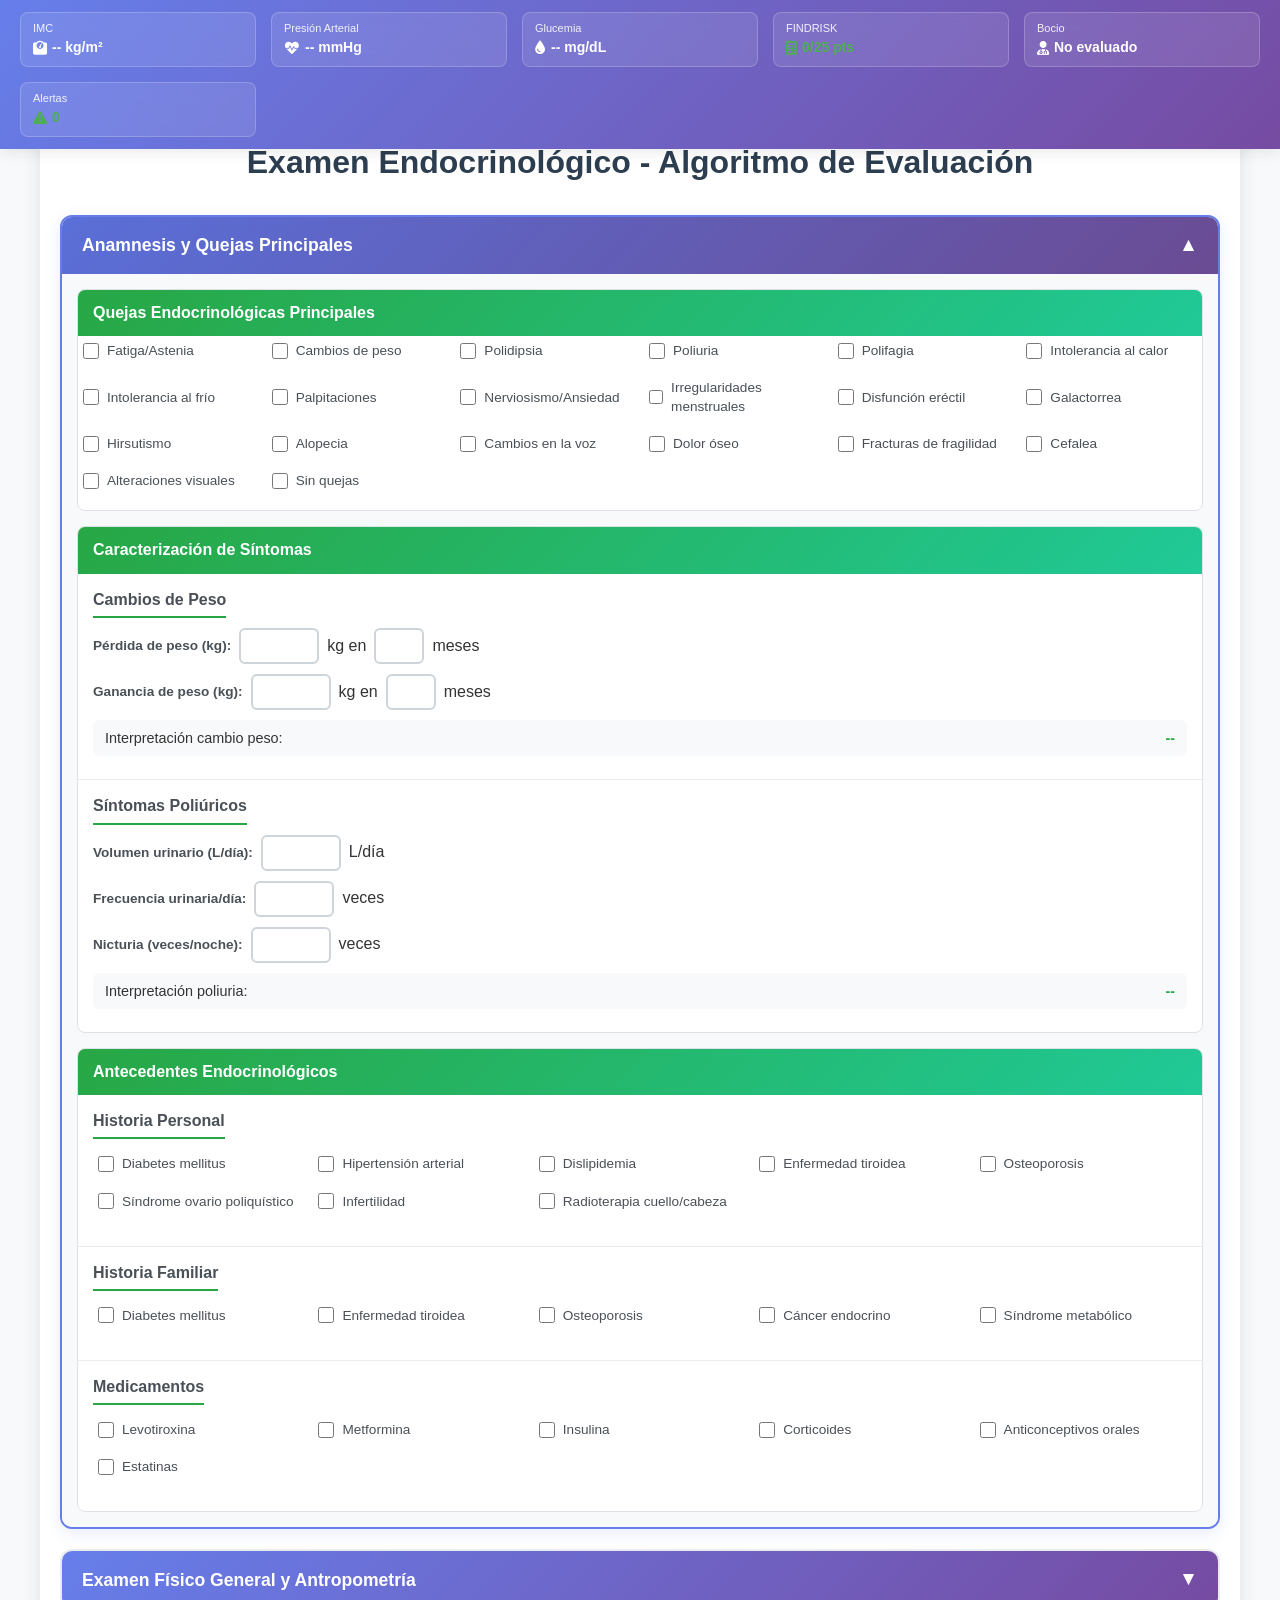
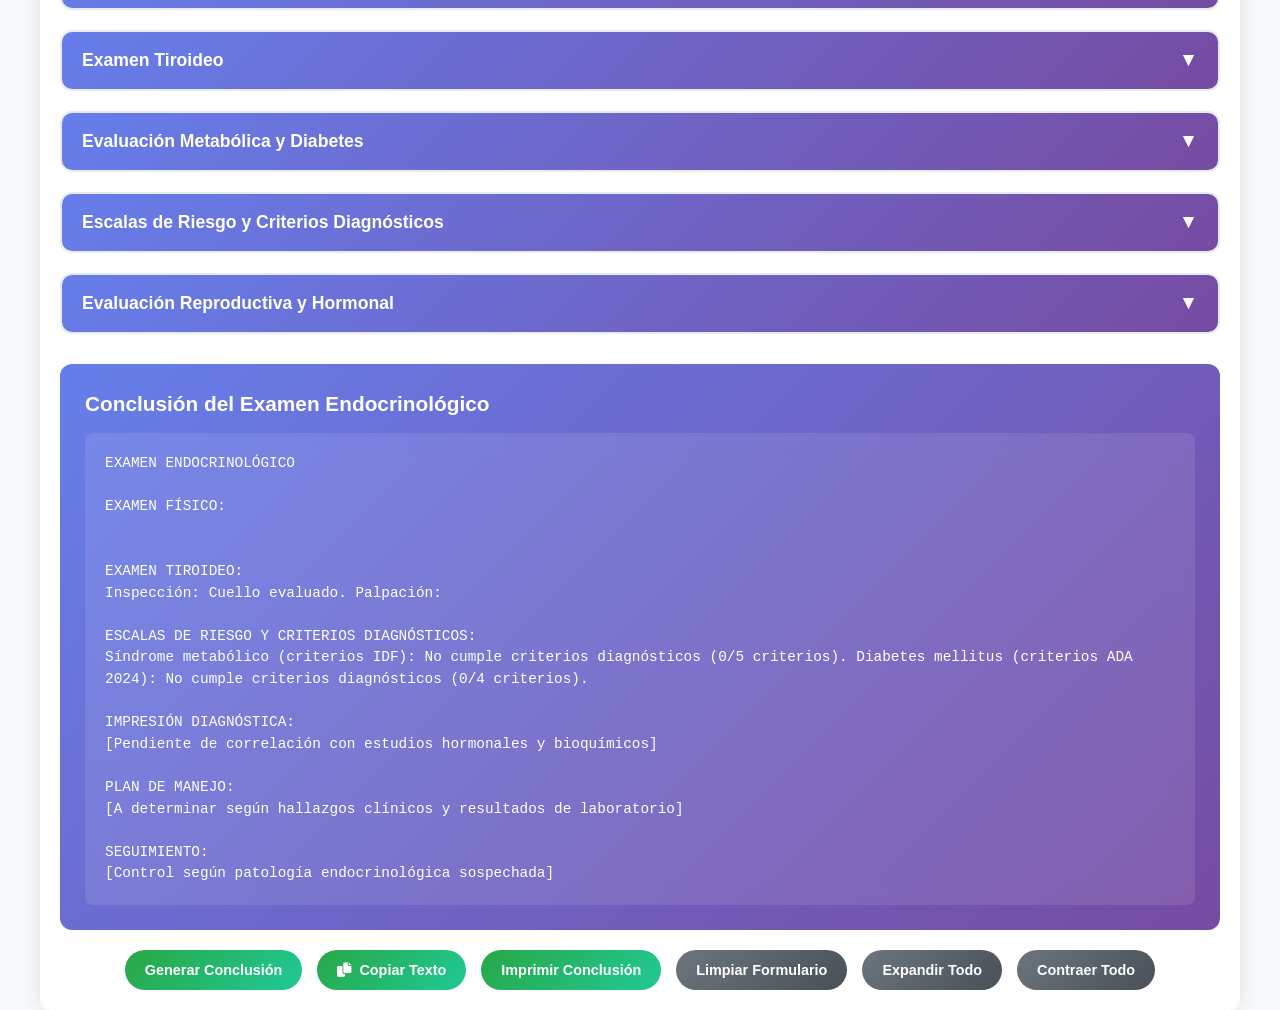
<file: html_inicial/endocrinology_exam.html>
<!DOCTYPE html>
<html lang="es">
<head>
    <meta charset="UTF-8">
    <meta name="viewport" content="width=device-width, initial-scale=1.0">
    <title>Examen Endocrinológico - Algoritmo de Evaluación</title>
    <link rel="stylesheet" href="https://cdnjs.cloudflare.com/ajax/libs/font-awesome/6.0.0/css/all.min.css">
    <style>
        /* ========== ESTILOS ORIGINALES MANTENIDOS ========== */
        * {
            margin: 0;
            padding: 0;
            box-sizing: border-box;
        }

        body {
            font-family: 'Segoe UI', Tahoma, Geneva, Verdana, sans-serif;
            background-color: #f8f9fa;
            color: #333;
            line-height: 1.4;
            transition: all 0.3s ease;
        }

        /* ========== NUEVO: DASHBOARD SUPERIOR ========== */
        .dashboard {
            position: fixed;
            top: 0;
            left: 0;
            right: 0;
            background: linear-gradient(135deg, #667eea 0%, #764ba2 100%);
            color: white;
            padding: 12px 20px;
            box-shadow: 0 2px 15px rgba(0,0,0,0.1);
            z-index: 1000;
            transition: all 0.3s ease;
        }

        .dashboard-grid {
            display: grid;
            grid-template-columns: repeat(auto-fit, minmax(200px, 1fr));
            gap: 15px;
            max-width: 1400px;
            margin: 0 auto;
        }

        .dashboard-item {
            background: rgba(255,255,255,0.1);
            border-radius: 8px;
            padding: 8px 12px;
            backdrop-filter: blur(10px);
            border: 1px solid rgba(255,255,255,0.2);
            transition: all 0.3s ease;
        }

        .dashboard-item:hover {
            background: rgba(255,255,255,0.2);
            transform: translateY(-1px);
        }

        .dashboard-label {
            font-size: 11px;
            opacity: 0.9;
            font-weight: 500;
            margin-bottom: 2px;
        }

        .dashboard-value {
            font-size: 14px;
            font-weight: 700;
            display: flex;
            align-items: center;
            gap: 5px;
        }

        .dashboard-alert {
            color: #ff6b6b !important;
            animation: pulse 2s infinite;
        }

        .dashboard-warning {
            color: #ffa726 !important;
        }

        .dashboard-normal {
            color: #4caf50 !important;
        }

        @keyframes pulse {
            0%, 100% { opacity: 1; }
            50% { opacity: 0.7; }
        }

        /* ========== NUEVO: CONTROLES SUPERIORES ========== */
        .top-controls {
            position: fixed;
            top: 70px;
            right: 20px;
            z-index: 999;
            display: flex;
            gap: 10px;
        }

        .control-btn {
            background: #667eea;
            color: white;
            border: none;
            padding: 8px 12px;
            border-radius: 20px;
            cursor: pointer;
            font-size: 12px;
            transition: all 0.3s ease;
            box-shadow: 0 2px 10px rgba(102, 126, 234, 0.3);
        }

        .control-btn:hover {
            background: #5a6fd8;
            transform: translateY(-2px);
            box-shadow: 0 4px 15px rgba(102, 126, 234, 0.4);
        }

        .control-btn.secondary {
            background: #6c757d;
        }

        .control-btn.secondary:hover {
            background: #5a6268;
        }

        /* ========== NUEVO: MODO OSCURO ========== */
        .dark-mode {
            background-color: #1a1a1a;
            color: #e0e0e0;
        }

        .dark-mode .dashboard {
            background: linear-gradient(135deg, #2c3e50 0%, #34495e 100%);
        }

        .dark-mode .main-container {
            background-color: #2d2d2d;
        }

        .dark-mode .section {
            background-color: #3d3d3d;
            border-color: #555;
        }

        .dark-mode .exam-container {
            background-color: #4d4d4d;
            border-color: #666;
        }

        .dark-mode input, .dark-mode select, .dark-mode textarea {
            background-color: #555;
            color: #e0e0e0;
            border-color: #777;
        }

        .dark-mode .section-header {
            background-color: #555;
            color: #e0e0e0;
        }

        /* ========== NUEVO: VISTA DIVIDIDA ========== */
        .split-view-container {
            display: grid;
            grid-template-columns: 1fr 400px;
            gap: 20px;
            max-width: none;
            width: 100%;
        }

        .sticky-conclusion {
            position: fixed;
            right: 20px;
            top: 120px;
            bottom: 20px;
            width: 380px;
            background: white;
            border-radius: 15px;
            box-shadow: 0 10px 30px rgba(0,0,0,0.1);
            z-index: 998;
            display: none;
            flex-direction: column;
            transition: all 0.3s ease;
        }

        .dark-mode .sticky-conclusion {
            background: #3d3d3d;
            color: #e0e0e0;
        }

        .sticky-header {
            background: linear-gradient(135deg, #667eea 0%, #764ba2 100%);
            color: white;
            padding: 15px 20px;
            border-radius: 15px 15px 0 0;
            font-weight: 600;
            display: flex;
            justify-content: space-between;
            align-items: center;
        }

        .sticky-content {
            flex: 1;
            padding: 20px;
            overflow-y: auto;
            font-family: 'Courier New', monospace;
            font-size: 12px;
            line-height: 1.5;
            white-space: pre-wrap;
        }

        .sticky-actions {
            padding: 15px 20px;
            border-top: 1px solid #eee;
            display: flex;
            gap: 10px;
        }

        .dark-mode .sticky-actions {
            border-top-color: #555;
        }

        .copy-notification {
            position: fixed;
            top: 50%;
            left: 50%;
            transform: translate(-50%, -50%);
            background: #4caf50;
            color: white;
            padding: 15px 25px;
            border-radius: 25px;
            font-weight: 600;
            z-index: 10000;
            opacity: 0;
            visibility: hidden;
            transition: all 0.3s ease;
        }

        .copy-notification.show {
            opacity: 1;
            visibility: visible;
        }

        /* ========== ESTILOS ORIGINALES MANTENIDOS ========== */
        .main-container {
            max-width: 1200px;
            margin: 0 auto;
            padding: 140px 20px 20px 20px; /* Ajustado para el dashboard */
            background-color: white;
            box-shadow: 0 0 20px rgba(0,0,0,0.1);
            border-radius: 10px;
            transition: all 0.3s ease;
        }

        .content-wrapper {
            transition: all 0.3s ease;
        }

        h1 {
            text-align: center;
            color: #2c3e50;
            margin-bottom: 30px;
            font-size: 2rem;
            font-weight: 700;
        }

        .section {
            background-color: #ffffff;
            border: 2px solid #e9ecef;
            border-radius: 12px;
            margin-bottom: 20px;
            overflow: hidden;
            transition: all 0.3s ease;
        }

        .section.active {
            border-color: #667eea;
            box-shadow: 0 4px 15px rgba(102, 126, 234, 0.15);
        }

        .section-header {
            background: linear-gradient(135deg, #667eea 0%, #764ba2 100%);
            color: white;
            padding: 15px 20px;
            cursor: pointer;
            display: flex;
            justify-content: space-between;
            align-items: center;
            font-weight: 600;
            font-size: 1.1rem;
            transition: all 0.3s ease;
        }

        .section-header:hover {
            background: linear-gradient(135deg, #5a6fd8 0%, #6a4b93 100%);
        }

        .section-header.expanded {
            background: linear-gradient(135deg, #5a6fd8 0%, #6a4b93 100%);
        }

        .arrow {
            transition: transform 0.3s ease;
            font-size: 1.2rem;
        }

        .section-header.expanded .arrow {
            transform: rotate(180deg);
        }

        .section-content {
            max-height: 0;
            overflow: hidden;
            transition: max-height 0.3s ease-out;
            background-color: #f8f9fa;
        }

        .section-content.expanded {
            max-height: 2000px;
        }

        .exam-container {
            background-color: white;
            border: 1px solid #dee2e6;
            border-radius: 8px;
            margin: 15px;
            overflow: hidden;
        }

        .exam-header {
            background: linear-gradient(135deg, #28a745 0%, #20c997 100%);
            color: white;
            padding: 12px 15px;
            font-weight: 600;
            font-size: 1rem;
        }

        .exam-section {
            padding: 15px;
            border-bottom: 1px solid #e9ecef;
        }

        .exam-section:last-child {
            border-bottom: none;
        }

        .exam-section h4 {
            color: #495057;
            margin-bottom: 10px;
            font-size: 1rem;
            font-weight: 600;
            border-bottom: 2px solid #28a745;
            padding-bottom: 5px;
            display: inline-block;
        }

        .exam-section h6 {
            color: #666;
            margin-bottom: 8px;
            font-size: 0.9rem;
            font-weight: 600;
        }

        .checkbox-grid {
            display: grid;
            grid-template-columns: repeat(auto-fit, minmax(180px, 1fr));
            gap: 8px;
            margin-bottom: 15px;
        }

        .checkbox-item {
            display: flex;
            align-items: center;
            gap: 8px;
            padding: 5px;
        }

        .checkbox-item input[type="checkbox"] {
            width: 16px;
            height: 16px;
            accent-color: #28a745;
        }

        .checkbox-item label {
            font-size: 0.85rem;
            color: #495057;
            cursor: pointer;
            user-select: none;
        }

        .measurement {
            display: flex;
            align-items: center;
            gap: 8px;
            margin-bottom: 10px;
            flex-wrap: wrap;
        }

        .measurement label {
            font-weight: 600;
            color: #495057;
            min-width: 120px;
            font-size: 0.85rem;
        }

        .input-field {
            border: 2px solid #ced4da;
            border-radius: 6px;
            padding: 8px 12px;
            width: 80px;
            font-size: 0.9rem;
            transition: border-color 0.3s ease;
        }

        .input-field:focus {
            outline: none;
            border-color: #28a745;
            box-shadow: 0 0 0 3px rgba(40, 167, 69, 0.1);
        }

        .score-item {
            display: flex;
            justify-content: space-between;
            align-items: center;
            padding: 8px 12px;
            background-color: #f8f9fa;
            border-radius: 6px;
            margin-bottom: 8px;
            font-size: 0.9rem;
        }

        .score-value {
            font-weight: 700;
            color: #28a745;
        }

        .legend {
            display: flex;
            gap: 20px;
            margin: 15px;
            flex-wrap: wrap;
        }

        .legend-item {
            display: flex;
            align-items: center;
            gap: 8px;
            font-size: 0.85rem;
            font-weight: 600;
        }

        .legend-color {
            width: 16px;
            height: 16px;
            border-radius: 3px;
        }

        .metabolic-color { background-color: #28a745; }
        .thyroid-color { background-color: #17a2b8; }
        .glucose-color { background-color: #ffc107; }
        .reproductive-color { background-color: #e83e8c; }

        .anthropometric {
            background-color: #fff3cd;
            border: 1px solid #ffeaa7;
            border-radius: 8px;
            padding: 15px;
            margin-bottom: 15px;
        }

        .anthropometric h4 {
            color: #856404;
            margin-bottom: 15px;
        }

        .thyroid-assessment {
            background-color: #d1ecf1;
            border: 1px solid #bee5eb;
            border-radius: 8px;
            padding: 15px;
            margin-bottom: 15px;
        }

        .thyroid-palpation {
            display: grid;
            grid-template-columns: 1fr 1fr;
            gap: 20px;
            margin-bottom: 15px;
        }

        .thyroid-lobe {
            background-color: white;
            border: 1px solid #dee2e6;
            border-radius: 8px;
            padding: 15px;
        }

        .nodule-assessment {
            margin-top: 10px;
        }

        .nodule-item {
            display: flex;
            align-items: center;
            gap: 10px;
            margin-bottom: 8px;
            font-size: 0.8rem;
        }

        .nodule-size {
            display: flex;
            align-items: center;
            gap: 5px;
        }

        .nodule-size input[type="number"] {
            width: 50px;
        }

        .bilateral-container {
            display: grid;
            grid-template-columns: 1fr 1fr;
            gap: 20px;
            margin-bottom: 15px;
        }

        .side-container {
            background-color: white;
            border: 1px solid #dee2e6;
            border-radius: 8px;
            padding: 15px;
        }

        .side-header {
            background-color: #e9ecef;
            color: #495057;
            padding: 8px 12px;
            border-radius: 6px;
            font-weight: 600;
            margin-bottom: 10px;
            text-align: center;
            font-size: 0.9rem;
        }

        .glucose-assessment {
            background-color: #fff3cd;
            border: 1px solid #ffeaa7;
            border-radius: 8px;
            padding: 15px;
            margin-bottom: 15px;
        }

        .test-results {
            margin-top: 15px;
        }

        .test-item {
            display: flex;
            justify-content: space-between;
            align-items: center;
            padding: 8px 12px;
            background-color: #f8f9fa;
            border-radius: 6px;
            margin-bottom: 8px;
            font-size: 0.85rem;
        }

        .test-controls {
            display: flex;
            gap: 15px;
        }

        .test-checkbox {
            display: flex;
            align-items: center;
            gap: 5px;
        }

        .test-checkbox input[type="checkbox"] {
            width: 14px;
            height: 14px;
        }

        .positive {
            color: #dc3545;
            font-weight: 600;
        }

        .negative {
            color: #28a745;
            font-weight: 600;
        }

        .score-calculation {
            background-color: #e7f3ff;
            border: 1px solid #b3d7ff;
            border-radius: 8px;
            padding: 15px;
            margin-bottom: 15px;
        }

        .severity-grid {
            display: grid;
            grid-template-columns: 1fr;
            gap: 8px;
            margin-bottom: 15px;
        }

        .severity-item {
            display: flex;
            align-items: center;
            gap: 8px;
            padding: 8px;
            background-color: white;
            border-radius: 6px;
            border: 1px solid #dee2e6;
        }

        .severity-item input[type="radio"] {
            accent-color: #007bff;
        }

        .severity-item label {
            font-size: 0.85rem;
            cursor: pointer;
        }

        .reproductive-assessment {
            background-color: #f8d7da;
            border: 1px solid #f5c6cb;
            border-radius: 8px;
            padding: 15px;
            margin-bottom: 15px;
        }

        .conclusion {
            background: linear-gradient(135deg, #667eea 0%, #764ba2 100%);
            color: white;
            padding: 25px;
            border-radius: 12px;
            margin-top: 30px;
        }

        .conclusion h3 {
            margin-bottom: 15px;
            font-size: 1.3rem;
        }

        .conclusion-text {
            background-color: rgba(255,255,255,0.1);
            border-radius: 8px;
            padding: 20px;
            font-family: 'Courier New', monospace;
            white-space: pre-wrap;
            line-height: 1.5;
            font-size: 0.9rem;
            min-height: 200px;
            backdrop-filter: blur(10px);
        }

        .control-buttons {
            display: flex;
            gap: 15px;
            margin-top: 20px;
            flex-wrap: wrap;
            justify-content: center;
        }

        .btn {
            padding: 12px 20px;
            border: none;
            border-radius: 25px;
            cursor: pointer;
            font-weight: 600;
            font-size: 0.9rem;
            transition: all 0.3s ease;
            text-decoration: none;
            display: inline-flex;
            align-items: center;
            gap: 8px;
        }

        .btn-primary {
            background: linear-gradient(135deg, #28a745 0%, #20c997 100%);
            color: white;
        }

        .btn-primary:hover {
            background: linear-gradient(135deg, #1e7e34 0%, #17a085 100%);
            transform: translateY(-2px);
            box-shadow: 0 5px 15px rgba(40, 167, 69, 0.3);
        }

        .btn-secondary {
            background: linear-gradient(135deg, #6c757d 0%, #495057 100%);
            color: white;
        }

        .btn-secondary:hover {
            background: linear-gradient(135deg, #5a6268 0%, #343a40 100%);
            transform: translateY(-2px);
            box-shadow: 0 5px 15px rgba(108, 117, 125, 0.3);
        }

        /* Responsive */
        @media (max-width: 768px) {
            .main-container {
                margin: 0;
                border-radius: 0;
                padding: 140px 10px 20px 10px;
            }

            .dashboard-grid {
                grid-template-columns: repeat(auto-fit, minmax(150px, 1fr));
                gap: 8px;
            }

            .dashboard {
                padding: 8px 15px;
            }

            .top-controls {
                position: relative;
                top: auto;
                right: auto;
                margin: 10px 0;
                justify-content: center;
            }

            .thyroid-palpation,
            .bilateral-container {
                grid-template-columns: 1fr;
                gap: 15px;
            }

            .checkbox-grid {
                grid-template-columns: 1fr;
            }

            .control-buttons {
                justify-content: center;
            }

            .btn {
                flex: 1;
                min-width: 120px;
            }

            .sticky-conclusion {
                display: none !important;
            }

            .split-view-container {
                grid-template-columns: 1fr;
            }
        }

        /* Utilidades */
        .text-center { text-align: center; }
        .mt-2 { margin-top: 10px; }
        .mb-2 { margin-bottom: 10px; }
        .hidden { display: none; }
    </style>
</head>
<body>
    <!-- ========== NUEVO: DASHBOARD SUPERIOR ========== -->
    <div class="dashboard">
        <div class="dashboard-grid">
            <div class="dashboard-item">
                <div class="dashboard-label">IMC</div>
                <div class="dashboard-value" id="dashboard-imc">
                    <i class="fas fa-weight"></i>
                    <span>-- kg/m²</span>
                </div>
            </div>
            <div class="dashboard-item">
                <div class="dashboard-label">Presión Arterial</div>
                <div class="dashboard-value" id="dashboard-pa">
                    <i class="fas fa-heartbeat"></i>
                    <span>-- mmHg</span>
                </div>
            </div>
            <div class="dashboard-item">
                <div class="dashboard-label">Glucemia</div>
                <div class="dashboard-value" id="dashboard-glucemia">
                    <i class="fas fa-tint"></i>
                    <span>-- mg/dL</span>
                </div>
            </div>
            <div class="dashboard-item">
                <div class="dashboard-label">FINDRISK</div>
                <div class="dashboard-value" id="dashboard-findrisk">
                    <i class="fas fa-calculator"></i>
                    <span>0/25 pts</span>
                </div>
            </div>
            <div class="dashboard-item">
                <div class="dashboard-label">Bocio</div>
                <div class="dashboard-value" id="dashboard-bocio">
                    <i class="fas fa-user-md"></i>
                    <span>No evaluado</span>
                </div>
            </div>
            <div class="dashboard-item">
                <div class="dashboard-label">Alertas</div>
                <div class="dashboard-value" id="dashboard-alerts">
                    <i class="fas fa-exclamation-triangle"></i>
                    <span id="alert-count">0</span>
                </div>
            </div>
        </div>
    </div>

    <!-- ========== NUEVO: CONTROLES SUPERIORES ========== -->
    <div class="top-controls">
        <button class="control-btn" onclick="toggleSplitView()">
            <i class="fas fa-columns"></i> Vista Dividida
        </button>
        <button class="control-btn secondary" onclick="toggleDarkMode()">
            <i class="fas fa-moon"></i> Modo Oscuro
        </button>
    </div>

    <!-- ========== NUEVO: NOTIFICACIÓN DE COPIA ========== -->
    <div class="copy-notification" id="copyNotification">
        <i class="fas fa-check"></i> ¡Texto copiado al portapapeles!
    </div>

    <!-- ========== NUEVO: BARRA LATERAL STICKY ========== -->
    <div class="sticky-conclusion" id="stickyConclusion">
        <div class="sticky-header">
            <span><i class="fas fa-file-medical"></i> Informe Endocrinológico</span>
            <button class="control-btn" onclick="copyToClipboard()" style="padding: 5px 10px; font-size: 11px;">
                <i class="fas fa-copy"></i> Copiar
            </button>
        </div>
        <div class="sticky-content" id="conclusion-text">
            Seleccione los parámetros del examen para generar la conclusión endocrinológica...
        </div>
        <div class="sticky-actions">
            <button class="btn btn-primary" onclick="copyToClipboard()" style="flex: 1; padding: 8px;">
                <i class="fas fa-copy"></i> Copiar Texto
            </button>
        </div>
    </div>

    <!-- ========== CONTENIDO PRINCIPAL (ORIGINAL MANTENIDO) ========== -->
    <div id="contentWrapper" class="content-wrapper">
        <div class="main-container">
            <h1>Examen Endocrinológico - Algoritmo de Evaluación</h1>
            
            <!-- Anamnesis y Quejas -->
            <div class="section">
                <div class="section-header" onclick="toggleSection(this)">
                    <span>Anamnesis y Quejas Principales</span>
                    <span class="arrow">▼</span>
                </div>
                <div class="section-content" id="anamnesis">
                    <div class="exam-container">
                        <div class="exam-header">Quejas Endocrinológicas Principales</div>
                        <div class="checkbox-grid">
                            <div class="checkbox-item"><input type="checkbox" id="fatiga-astenia"><label for="fatiga-astenia">Fatiga/Astenia</label></div>
                            <div class="checkbox-item"><input type="checkbox" id="cambios-peso"><label for="cambios-peso">Cambios de peso</label></div>
                            <div class="checkbox-item"><input type="checkbox" id="polidipsia"><label for="polidipsia">Polidipsia</label></div>
                            <div class="checkbox-item"><input type="checkbox" id="poliuria"><label for="poliuria">Poliuria</label></div>
                            <div class="checkbox-item"><input type="checkbox" id="polifagia"><label for="polifagia">Polifagia</label></div>
                            <div class="checkbox-item"><input type="checkbox" id="intolerancia-calor"><label for="intolerancia-calor">Intolerancia al calor</label></div>
                            <div class="checkbox-item"><input type="checkbox" id="intolerancia-frio"><label for="intolerancia-frio">Intolerancia al frío</label></div>
                            <div class="checkbox-item"><input type="checkbox" id="palpitaciones"><label for="palpitaciones">Palpitaciones</label></div>
                            <div class="checkbox-item"><input type="checkbox" id="nerviosismo"><label for="nerviosismo">Nerviosismo/Ansiedad</label></div>
                            <div class="checkbox-item"><input type="checkbox" id="irregularidades-menstruales"><label for="irregularidades-menstruales">Irregularidades menstruales</label></div>
                            <div class="checkbox-item"><input type="checkbox" id="disfuncion-erectil"><label for="disfuncion-erectil">Disfunción eréctil</label></div>
                            <div class="checkbox-item"><input type="checkbox" id="galactorrea"><label for="galactorrea">Galactorrea</label></div>
                            <div class="checkbox-item"><input type="checkbox" id="hirsutismo"><label for="hirsutismo">Hirsutismo</label></div>
                            <div class="checkbox-item"><input type="checkbox" id="alopecia"><label for="alopecia">Alopecia</label></div>
                            <div class="checkbox-item"><input type="checkbox" id="cambios-voz"><label for="cambios-voz">Cambios en la voz</label></div>
                            <div class="checkbox-item"><input type="checkbox" id="dolor-oseo"><label for="dolor-oseo">Dolor óseo</label></div>
                            <div class="checkbox-item"><input type="checkbox" id="fracturas-fragalidad"><label for="fracturas-fragalidad">Fracturas de fragilidad</label></div>
                            <div class="checkbox-item"><input type="checkbox" id="cefalea"><label for="cefalea">Cefalea</label></div>
                            <div class="checkbox-item"><input type="checkbox" id="alteraciones-vision"><label for="alteraciones-vision">Alteraciones visuales</label></div>
                            <div class="checkbox-item"><input type="checkbox" id="sin-quejas-endo" onchange="handleNoComplaints()"><label for="sin-quejas-endo">Sin quejas</label></div>
                        </div>
                    </div>

                    <div class="exam-container">
                        <div class="exam-header">Caracterización de Síntomas</div>
                        <div class="exam-section">
                            <h4>Cambios de Peso</h4>
                            <div class="measurement">
                                <label>Pérdida de peso (kg):</label>
                                <input type="number" class="input-field" id="perdida-peso" min="0" max="50" step="0.5" onchange="evaluateWeightChange()">
                                <span>kg en</span>
                                <input type="number" class="input-field" id="tiempo-perdida" min="1" max="24" style="width: 50px;">
                                <span>meses</span>
                            </div>
                            <div class="measurement">
                                <label>Ganancia de peso (kg):</label>
                                <input type="number" class="input-field" id="ganancia-peso" min="0" max="50" step="0.5" onchange="evaluateWeightChange()">
                                <span>kg en</span>
                                <input type="number" class="input-field" id="tiempo-ganancia" min="1" max="24" style="width: 50px;">
                                <span>meses</span>
                            </div>
                            <div class="score-item">
                                <span>Interpretación cambio peso:</span>
                                <span class="score-value" id="interpretacion-peso">--</span>
                            </div>
                        </div>

                        <div class="exam-section">
                            <h4>Síntomas Poliúricos</h4>
                            <div class="measurement">
                                <label>Volumen urinario (L/día):</label>
                                <input type="number" class="input-field" id="volumen-urinario" min="0" max="10" step="0.5" onchange="evaluatePolyuria()">
                                <span>L/día</span>
                            </div>
                            <div class="measurement">
                                <label>Frecuencia urinaria/día:</label>
                                <input type="number" class="input-field" id="frecuencia-urinaria" min="0" max="30" onchange="evaluatePolyuria()">
                                <span>veces</span>
                            </div>
                            <div class="measurement">
                                <label>Nicturia (veces/noche):</label>
                                <input type="number" class="input-field" id="nicturia" min="0" max="10" onchange="evaluatePolyuria()">
                                <span>veces</span>
                            </div>
                            <div class="score-item">
                                <span>Interpretación poliuria:</span>
                                <span class="score-value" id="interpretacion-poliuria">--</span>
                            </div>
                        </div>
                    </div>

                    <div class="exam-container">
                        <div class="exam-header">Antecedentes Endocrinológicos</div>
                        <div class="exam-section">
                            <h4>Historia Personal</h4>
                            <div class="checkbox-grid">
                                <div class="checkbox-item"><input type="checkbox" id="diabetes-previa"><label for="diabetes-previa">Diabetes mellitus</label></div>
                                <div class="checkbox-item"><input type="checkbox" id="hipertension-arterial"><label for="hipertension-arterial">Hipertensión arterial</label></div>
                                <div class="checkbox-item"><input type="checkbox" id="dislipidemia"><label for="dislipidemia">Dislipidemia</label></div>
                                <div class="checkbox-item"><input type="checkbox" id="enfermedad-tiroidea"><label for="enfermedad-tiroidea">Enfermedad tiroidea</label></div>
                                <div class="checkbox-item"><input type="checkbox" id="osteoporosis"><label for="osteoporosis">Osteoporosis</label></div>
                                <div class="checkbox-item"><input type="checkbox" id="sindrome-ovarico-poliquistico"><label for="sindrome-ovarico-poliquistico">Síndrome ovario poliquístico</label></div>
                                <div class="checkbox-item"><input type="checkbox" id="infertilidad"><label for="infertilidad">Infertilidad</label></div>
                                <div class="checkbox-item"><input type="checkbox" id="radioterapia-cuello"><label for="radioterapia-cuello">Radioterapia cuello/cabeza</label></div>
                            </div>
                        </div>
                        <div class="exam-section">
                            <h4>Historia Familiar</h4>
                            <div class="checkbox-grid">
                                <div class="checkbox-item"><input type="checkbox" id="familia-diabetes"><label for="familia-diabetes">Diabetes mellitus</label></div>
                                <div class="checkbox-item"><input type="checkbox" id="familia-tiroides"><label for="familia-tiroides">Enfermedad tiroidea</label></div>
                                <div class="checkbox-item"><input type="checkbox" id="familia-osteoporosis"><label for="familia-osteoporosis">Osteoporosis</label></div>
                                <div class="checkbox-item"><input type="checkbox" id="familia-cancer-endocrino"><label for="familia-cancer-endocrino">Cáncer endocrino</label></div>
                                <div class="checkbox-item"><input type="checkbox" id="familia-sindrome-metabolico"><label for="familia-sindrome-metabolico">Síndrome metabólico</label></div>
                            </div>
                        </div>
                        <div class="exam-section">
                            <h4>Medicamentos</h4>
                            <div class="checkbox-grid">
                                <div class="checkbox-item"><input type="checkbox" id="medicamento-levotiroxina"><label for="medicamento-levotiroxina">Levotiroxina</label></div>
                                <div class="checkbox-item"><input type="checkbox" id="medicamento-metformina"><label for="medicamento-metformina">Metformina</label></div>
                                <div class="checkbox-item"><input type="checkbox" id="medicamento-insulina"><label for="medicamento-insulina">Insulina</label></div>
                                <div class="checkbox-item"><input type="checkbox" id="medicamento-corticoides"><label for="medicamento-corticoides">Corticoides</label></div>
                                <div class="checkbox-item"><input type="checkbox" id="medicamento-anticonceptivos"><label for="medicamento-anticonceptivos">Anticonceptivos orales</label></div>
                                <div class="checkbox-item"><input type="checkbox" id="medicamento-estatinas"><label for="medicamento-estatinas">Estatinas</label></div>
                            </div>
                        </div>
                    </div>
                </div>
            </div>
            
            <!-- Examen Físico General -->
            <div class="section">
                <div class="section-header" onclick="toggleSection(this)">
                    <span>Examen Físico General y Antropometría</span>
                    <span class="arrow">▼</span>
                </div>
                <div class="section-content" id="physical-exam">
                    <div class="legend">
                        <div class="legend-item">
                            <div class="legend-color metabolic-color"></div>
                            <span>Evaluación Metabólica</span>
                        </div>
                    </div>

                    <div class="exam-container">
                        <div class="exam-header">Signos Vitales y Antropometría</div>
                        <div class="anthropometric">
                            <h4>Medidas Antropométricas</h4>
                            <div class="measurement">
                                <label>Peso actual (kg):</label>
                                <input type="number" class="input-field" id="peso-actual" min="30" max="200" step="0.1" onchange="calculateBMI()">
                                <span>kg</span>
                            </div>
                            <div class="measurement">
                                <label>Talla (cm):</label>
                                <input type="number" class="input-field" id="talla" min="120" max="220" onchange="calculateBMI()">
                                <span>cm</span>
                            </div>
                            <div class="measurement">
                                <label>Circunferencia cintura:</label>
                                <input type="number" class="input-field" id="circunferencia-cintura" min="50" max="200" onchange="evaluateWaistCircumference()">
                                <span>cm</span>
                            </div>
                            <div class="measurement">
                                <label>Circunferencia cadera:</label>
                                <input type="number" class="input-field" id="circunferencia-cadera" min="50" max="200" onchange="calculateWHR()">
                                <span>cm</span>
                            </div>
                            <div class="score-item">
                                <span>IMC:</span>
                                <span class="score-value" id="imc-value">--</span>
                                <span>kg/m²</span>
                            </div>
                            <div class="score-item">
                                <span>Clasificación IMC:</span>
                                <span class="score-value" id="imc-classification">--</span>
                            </div>
                            <div class="score-item">
                                <span>Índice cintura/cadera:</span>
                                <span class="score-value" id="whr-value">--</span>
                            </div>
                            <div class="score-item">
                                <span>Riesgo por cintura:</span>
                                <span class="score-value" id="waist-risk">--</span>
                            </div>
                        </div>

                        <div class="exam-section">
                            <h4>Signos Vitales</h4>
                            <div class="measurement">
                                <label>Presión arterial sistólica:</label>
                                <input type="number" class="input-field" id="pas" min="70" max="250" onchange="evaluateBloodPressure()">
                                <span>mmHg</span>
                            </div>
                            <div class="measurement">
                                <label>Presión arterial diastólica:</label>
                                <input type="number" class="input-field" id="pad" min="40" max="150" onchange="evaluateBloodPressure()">
                                <span>mmHg</span>
                            </div>
                            <div class="measurement">
                                <label>Frecuencia cardíaca:</label>
                                <input type="number" class="input-field" id="frecuencia-cardiaca" min="40" max="200" onchange="evaluateHeartRate()">
                                <span>lpm</span>
                            </div>
                            <div class="measurement">
                                <label>Temperatura:</label>
                                <input type="number" class="input-field" id="temperatura" min="35" max="42" step="0.1">
                                <span>°C</span>
                            </div>
                            <div class="score-item">
                                <span>Clasificación PA:</span>
                                <span class="score-value" id="bp-classification">--</span>
                            </div>
                            <div class="score-item">
                                <span>Clasificación FC:</span>
                                <span class="score-value" id="hr-classification">--</span>
                            </div>
                        </div>
                    </div>

                    <div class="exam-container">
                        <div class="exam-header">Inspección General</div>
                        <div class="exam-section">
                            <h4>Habitus y Distribución Corporal</h4>
                            <div class="checkbox-grid">
                                <div class="checkbox-item"><input type="checkbox" id="habitus-normal"><label for="habitus-normal">Habitus normal</label></div>
                                <div class="checkbox-item"><input type="checkbox" id="obesidad-central"><label for="obesidad-central">Obesidad central</label></div>
                                <div class="checkbox-item"><input type="checkbox" id="obesidad-periferica"><label for="obesidad-periferica">Obesidad periférica</label></div>
                                <div class="checkbox-item"><input type="checkbox" id="lipodistrofia"><label for="lipodistrofia">Lipodistrofia</label></div>
                                <div class="checkbox-item"><input type="checkbox" id="giba-buffalo"><label for="giba-buffalo">Giba de búfalo</label></div>
                                <div class="checkbox-item"><input type="checkbox" id="cara-luna"><label for="cara-luna">Cara de luna llena</label></div>
                                <div class="checkbox-item"><input type="checkbox" id="estrias-purpuras"><label for="estrias-purpuras">Estrías púrpuras</label></div>
                                <div class="checkbox-item"><input type="checkbox" id="acantosis-nigricans"><label for="acantosis-nigricans">Acantosis nigricans</label></div>
                            </div>
                        </div>
                        <div class="exam-section">
                            <h4>Características Secundarias Sexuales</h4>
                            <div class="checkbox-grid">
                                <div class="checkbox-item"><input type="checkbox" id="desarrollo-normal"><label for="desarrollo-normal">Desarrollo sexual normal</label></div>
                                <div class="checkbox-item"><input type="checkbox" id="hirsutismo-facial"><label for="hirsutismo-facial">Hirsutismo facial</label></div>
                                <div class="checkbox-item"><input type="checkbox" id="hirsutismo-corporal"><label for="hirsutismo-corporal">Hirsutismo corporal</label></div>
                                <div class="checkbox-item"><input type="checkbox" id="ginecomastia"><label for="ginecomastia">Ginecomastia</label></div>
                                <div class="checkbox-item"><input type="checkbox" id="galactorrea-fisica"><label for="galactorrea-fisica">Galactorrea</label></div>
                                <div class="checkbox-item"><input type="checkbox" id="alopecia-androgenica"><label for="alopecia-androgenica">Alopecia androgénica</label></div>
                                <div class="checkbox-item"><input type="checkbox" id="virilizacion"><label for="virilizacion">Signos de virilización</label></div>
                            </div>
                        </div>
                    </div>
                </div>
            </div>

            <!-- Examen Tiroideo -->
            <div class="section">
                <div class="section-header" onclick="toggleSection(this)">
                    <span>Examen Tiroideo</span>
                    <span class="arrow">▼</span>
                </div>
                <div class="section-content" id="thyroid-exam">
                    <div class="legend">
                        <div class="legend-item">
                            <div class="legend-color thyroid-color"></div>
                            <span>Evaluación Tiroidea</span>
                        </div>
                    </div>

                    <div class="exam-container">
                        <div class="exam-header">Inspección del Cuello</div>
                        <div class="thyroid-assessment">
                            <h4>Características Generales</h4>
                            <div class="checkbox-grid">
                                <div class="checkbox-item"><input type="checkbox" id="cuello-normal"><label for="cuello-normal">Cuello de aspecto normal</label></div>
                                <div class="checkbox-item"><input type="checkbox" id="aumento-volumen-tiroideo"><label for="aumento-volumen-tiroideo">Aumento de volumen tiroideo</label></div>
                                <div class="checkbox-item"><input type="checkbox" id="asimetria-tiroidea"><label for="asimetria-tiroidea">Asimetría tiroidea</label></div>
                                <div class="checkbox-item"><input type="checkbox" id="masa-cervical"><label for="masa-cervical">Masa cervical</label></div>
                                <div class="checkbox-item"><input type="checkbox" id="adenopatias-cervicales"><label for="adenopatias-cervicales">Adenopatías cervicales</label></div>
                                <div class="checkbox-item"><input type="checkbox" id="cicatrices-cuello"><label for="cicatrices-cuello">Cicatrices en cuello</label></div>
                            </div>
                            <div class="measurement">
                                <label>Grado de bocio (OMS):</label>
                                <select id="grado-bocio" onchange="evaluateGoiter()">
                                    <option value="">Seleccionar</option>
                                    <option value="0">Grado 0 (No palpable/visible)</option>
                                    <option value="1a">Grado 1a (Palpable, no visible)</option>
                                    <option value="1b">Grado 1b (Palpable, visible cuello extendido)</option>
                                    <option value="2">Grado 2 (Visible cuello posición normal)</option>
                                    <option value="3">Grado 3 (Visible a distancia)</option>
                                </select>
                            </div>
                        </div>
                    </div>

                    <div class="exam-container">
                        <div class="exam-header">Palpación Tiroidea</div>
                        <div class="thyroid-palpation">
                            <div class="thyroid-lobe">
                                <h6>Lóbulo Derecho</h6>
                                <div class="exam-section">
                                    <h4>Características</h4>
                                    <div class="checkbox-grid">
                                        <div class="checkbox-item"><input type="checkbox" id="lobulo-der-normal"><label for="lobulo-der-normal">Normal</label></div>
                                        <div class="checkbox-item"><input type="checkbox" id="lobulo-der-aumentado"><label for="lobulo-der-aumentado">Aumentado</label></div>
                                        <div class="checkbox-item"><input type="checkbox" id="lobulo-der-nodular"><label for="lobulo-der-nodular">Nodular</label></div>
                                        <div class="checkbox-item"><input type="checkbox" id="lobulo-der-duro"><label for="lobulo-der-duro">Consistencia dura</label></div>
                                        <div class="checkbox-item"><input type="checkbox" id="lobulo-der-doloroso"><label for="lobulo-der-doloroso">Doloroso</label></div>
                                    </div>
                                </div>
                                <div class="nodule-assessment">
                                    <h6>Nódulos</h6>
                                    <div class="nodule-item">
                                        <span>Nódulo 1:</span>
                                        <div class="nodule-size">
                                            <input type="number" id="nodulo-der-1-size" min="0" max="10" step="0.1">
                                            <span>cm</span>
                                            <input type="checkbox" id="nodulo-der-1-mobile">
                                            <label for="nodulo-der-1-mobile" style="font-size: 9px;">Móvil</label>
                                        </div>
                                    </div>
                                    <div class="nodule-item">
                                        <span>Nódulo 2:</span>
                                        <div class="nodule-size">
                                            <input type="number" id="nodulo-der-2-size" min="0" max="10" step="0.1">
                                            <span>cm</span>
                                            <input type="checkbox" id="nodulo-der-2-mobile">
                                            <label for="nodulo-der-2-mobile" style="font-size: 9px;">Móvil</label>
                                        </div>
                                    </div>
                                </div>
                            </div>
                            
                            <div class="thyroid-lobe">
                                <h6>Lóbulo Izquierdo</h6>
                                <div class="exam-section">
                                    <h4>Características</h4>
                                    <div class="checkbox-grid">
                                        <div class="checkbox-item"><input type="checkbox" id="lobulo-izq-normal"><label for="lobulo-izq-normal">Normal</label></div>
                                        <div class="checkbox-item"><input type="checkbox" id="lobulo-izq-aumentado"><label for="lobulo-izq-aumentado">Aumentado</label></div>
                                        <div class="checkbox-item"><input type="checkbox" id="lobulo-izq-nodular"><label for="lobulo-izq-nodular">Nodular</label></div>
                                        <div class="checkbox-item"><input type="checkbox" id="lobulo-izq-duro"><label for="lobulo-izq-duro">Consistencia dura</label></div>
                                        <div class="checkbox-item"><input type="checkbox" id="lobulo-izq-doloroso"><label for="lobulo-izq-doloroso">Doloroso</label></div>
                                    </div>
                                </div>
                                <div class="nodule-assessment">
                                    <h6>Nódulos</h6>
                                    <div class="nodule-item">
                                        <span>Nódulo 1:</span>
                                        <div class="nodule-size">
                                            <input type="number" id="nodulo-izq-1-size" min="0" max="10" step="0.1">
                                            <span>cm</span>
                                            <input type="checkbox" id="nodulo-izq-1-mobile">
                                            <label for="nodulo-izq-1-mobile" style="font-size: 9px;">Móvil</label>
                                        </div>
                                    </div>
                                    <div class="nodule-item">
                                        <span>Nódulo 2:</span>
                                        <div class="nodule-size">
                                            <input type="number" id="nodulo-izq-2-size" min="0" max="10" step="0.1">
                                            <span>cm</span>
                                            <input type="checkbox" id="nodulo-izq-2-mobile">
                                            <label for="nodulo-izq-2-mobile" style="font-size: 9px;">Móvil</label>
                                        </div>
                                    </div>
                                </div>
                            </div>
                        </div>
                        
                        <div class="exam-section">
                            <h4>Istmo Tiroideo</h4>
                            <div class="checkbox-grid">
                                <div class="checkbox-item"><input type="checkbox" id="istmo-normal"><label for="istmo-normal">Normal</label></div>
                                <div class="checkbox-item"><input type="checkbox" id="istmo-aumentado"><label for="istmo-aumentado">Aumentado</label></div>
                                <div class="checkbox-item"><input type="checkbox" id="istmo-nodular"><label for="istmo-nodular">Nodular</label></div>
                            </div>
                        </div>
                    </div>

                    <div class="exam-container">
                        <div class="exam-header">Signos de Disfunción Tiroidea</div>
                        <div class="bilateral-container">
                            <div class="side-container">
                                <div class="side-header">Signos de Hipertiroidismo</div>
                                <div class="checkbox-grid">
                                    <div class="checkbox-item"><input type="checkbox" id="temblor-fino"><label for="temblor-fino">Temblor fino</label></div>
                                    <div class="checkbox-item"><input type="checkbox" id="piel-caliente-humeda"><label for="piel-caliente-humeda">Piel caliente y húmeda</label></div>
                                    <div class="checkbox-item"><input type="checkbox" id="hiperreflexia"><label for="hiperreflexia">Hiperreflexia</label></div>
                                    <div class="checkbox-item"><input type="checkbox" id="exoftalmos"><label for="exoftalmos">Exoftalmos</label></div>
                                    <div class="checkbox-item"><input type="checkbox" id="retraccion-palpebral"><label for="retraccion-palpebral">Retracción palpebral</label></div>
                                    <div class="checkbox-item"><input type="checkbox" id="signo-graefe"><label for="signo-graefe">Signo de Graefe</label></div>
                                    <div class="checkbox-item"><input type="checkbox" id="mixedema-pretibial"><label for="mixedema-pretibial">Mixedema pretibial</label></div>
                                </div>
                            </div>
                            
                            <div class="side-container">
                                <div class="side-header">Signos de Hipotiroidismo</div>
                                <div class="checkbox-grid">
                                    <div class="checkbox-item"><input type="checkbox" id="bradicinesia"><label for="bradicinesia">Bradicinesia</label></div>
                                    <div class="checkbox-item"><input type="checkbox" id="piel-seca-fria"><label for="piel-seca-fria">Piel seca y fría</label></div>
                                    <div class="checkbox-item"><input type="checkbox" id="hiporreflexia"><label for="hiporreflexia">Hiporreflexia</label></div>
                                    <div class="checkbox-item"><input type="checkbox" id="edema-facial"><label for="edema-facial">Edema facial</label></div>
                                    <div class="checkbox-item"><input type="checkbox" id="cabello-quebradizo"><label for="cabello-quebradizo">Cabello quebradizo</label></div>
                                    <div class="checkbox-item"><input type="checkbox" id="macroglosia"><label for="macroglosia">Macroglosia</label></div>
                                    <div class="checkbox-item"><input type="checkbox" id="relajacion-aquiliana-retardada"><label for="relajacion-aquiliana-retardada">Relajación aquiliana retardada</label></div>
                                </div>
                            </div>
                        </div>
                    </div>
                </div>
            </div>

            <!-- Evaluación Metabólica -->
            <div class="section">
                <div class="section-header" onclick="toggleSection(this)">
                    <span>Evaluación Metabólica y Diabetes</span>
                    <span class="arrow">▼</span>
                </div>
                <div class="section-content" id="metabolic-evaluation">
                    <div class="legend">
                        <div class="legend-item">
                            <div class="legend-color glucose-color"></div>
                            <span>Evaluación Glucémica</span>
                        </div>
                    </div>

                    <div class="exam-container">
                        <div class="exam-header">Evaluación Glucémica</div>
                        <div class="glucose-assessment">
                            <h4>Valores de Glucemia</h4>
                            <div class="measurement">
                                <label>Glucemia en ayunas:</label>
                                <input type="number" class="input-field" id="glucemia-ayunas" min="50" max="500" onchange="evaluateGlucose()">
                                <span>mg/dL</span>
                            </div>
                            <div class="measurement">
                                <label>Glucemia postprandial (2h):</label>
                                <input type="number" class="input-field" id="glucemia-postprandial" min="50" max="500" onchange="evaluateGlucose()">
                                <span>mg/dL</span>
                            </div>
                            <div class="measurement">
                                <label>HbA1c (%):</label>
                                <input type="number" class="input-field" id="hba1c" min="3" max="20" step="0.1" onchange="evaluateHbA1c()">
                                <span>%</span>
                            </div>
                            <div class="score-item">
                                <span>Clasificación glucemia ayunas:</span>
                                <span class="score-value" id="clasificacion-glucemia">--</span>
                            </div>
                            <div class="score-item">
                                <span>Clasificación HbA1c:</span>
                                <span class="score-value" id="clasificacion-hba1c">--</span>
                            </div>
                        </div>

                        <div class="exam-section">
                            <h4>Signos de Descompensación Diabética</h4>
                            <div class="checkbox-grid">
                                <div class="checkbox-item"><input type="checkbox" id="deshidratacion"><label for="deshidratacion">Deshidratación</label></div>
                                <div class="checkbox-item"><input type="checkbox" id="aliento-cetonico"><label for="aliento-cetonico">Aliento cetónico</label></div>
                                <div class="checkbox-item"><input type="checkbox" id="respiracion-kussmaul"><label for="respiracion-kussmaul">Respiración de Kussmaul</label></div>
                                <div class="checkbox-item"><input type="checkbox" id="alteracion-conciencia"><label for="alteracion-conciencia">Alteración de conciencia</label></div>
                                <div class="checkbox-item"><input type="checkbox" id="nauseas-vomitos"><label for="nauseas-vomitos">Náuseas/vómitos</label></div>
                                <div class="checkbox-item"><input type="checkbox" id="dolor-abdominal"><label for="dolor-abdominal">Dolor abdominal</label></div>
                            </div>
                        </div>
                    </div>

                    <div class="exam-container">
                        <div class="exam-header">Complicaciones Diabéticas</div>
                        <div class="exam-section">
                            <h4>Examen de Pies</h4>
                            <div class="bilateral-container">
                                <div class="side-container">
                                    <div class="side-header">Pie Derecho</div>
                                    <div class="checkbox-grid">
                                        <div class="checkbox-item"><input type="checkbox" id="pie-der-normal"><label for="pie-der-normal">Aspecto normal</label></div>
                                        <div class="checkbox-item"><input type="checkbox" id="pie-der-callos"><label for="pie-der-callos">Callos/callosidades</label></div>
                                        <div class="checkbox-item"><input type="checkbox" id="pie-der-ulceras"><label for="pie-der-ulceras">Úlceras</label></div>
                                        <div class="checkbox-item"><input type="checkbox" id="pie-der-deformidades"><label for="pie-der-deformidades">Deformidades</label></div>
                                        <div class="checkbox-item"><input type="checkbox" id="pie-der-piel-seca"><label for="pie-der-piel-seca">Piel seca</label></div>
                                        <div class="checkbox-item"><input type="checkbox" id="pie-der-micosis"><label for="pie-der-micosis">Micosis</label></div>
                                    </div>
                                    <div class="test-results">
                                        <div class="test-item">
                                            <label>Sensibilidad vibratoria</label>
                                            <div class="test-controls">
                                                <div class="test-checkbox"><input type="checkbox" id="vibracion-der-normal" onchange="handleMutuallyExclusive('vibracion-der-normal', 'vibracion-der-alterada', this)"><span class="negative">Normal</span></div>
                                                <div class="test-checkbox"><input type="checkbox" id="vibracion-der-alterada" onchange="handleMutuallyExclusive('vibracion-der-normal', 'vibracion-der-alterada', this)"><span class="positive">Alterada</span></div>
                                            </div>
                                        </div>
                                        <div class="test-item">
                                            <label>Monofilamento 10g</label>
                                            <div class="test-controls">
                                                <div class="test-checkbox"><input type="checkbox" id="monofilamento-der-normal" onchange="handleMutuallyExclusive('monofilamento-der-normal', 'monofilamento-der-alterado', this)"><span class="negative">Normal</span></div>
                                                <div class="test-checkbox"><input type="checkbox" id="monofilamento-der-alterado" onchange="handleMutuallyExclusive('monofilamento-der-normal', 'monofilamento-der-alterado', this)"><span class="positive">Alterado</span></div>
                                            </div>
                                        </div>
                                        <div class="test-item">
                                            <label>Pulsos pedios</label>
                                            <div class="test-controls">
                                                <div class="test-checkbox"><input type="checkbox" id="pulsos-der-presentes" onchange="handleMutuallyExclusive('pulsos-der-presentes', 'pulsos-der-ausentes', this)"><span class="negative">Presentes</span></div>
                                                <div class="test-checkbox"><input type="checkbox" id="pulsos-der-ausentes" onchange="handleMutuallyExclusive('pulsos-der-presentes', 'pulsos-der-ausentes', this)"><span class="positive">Ausentes</span></div>
                                            </div>
                                        </div>
                                    </div>
                                </div>
                                
                                <div class="side-container">
                                    <div class="side-header">Pie Izquierdo</div>
                                    <div class="checkbox-grid">
                                        <div class="checkbox-item"><input type="checkbox" id="pie-izq-normal"><label for="pie-izq-normal">Aspecto normal</label></div>
                                        <div class="checkbox-item"><input type="checkbox" id="pie-izq-callos"><label for="pie-izq-callos">Callos/callosidades</label></div>
                                        <div class="checkbox-item"><input type="checkbox" id="pie-izq-ulceras"><label for="pie-izq-ulceras">Úlceras</label></div>
                                        <div class="checkbox-item"><input type="checkbox" id="pie-izq-deformidades"><label for="pie-izq-deformidades">Deformidades</label></div>
                                        <div class="checkbox-item"><input type="checkbox" id="pie-izq-piel-seca"><label for="pie-izq-piel-seca">Piel seca</label></div>
                                        <div class="checkbox-item"><input type="checkbox" id="pie-izq-micosis"><label for="pie-izq-micosis">Micosis</label></div>
                                    </div>
                                    <div class="test-results">
                                        <div class="test-item">
                                            <label>Sensibilidad vibratoria</label>
                                            <div class="test-controls">
                                                <div class="test-checkbox"><input type="checkbox" id="vibracion-izq-normal" onchange="handleMutuallyExclusive('vibracion-izq-normal', 'vibracion-izq-alterada', this)"><span class="negative">Normal</span></div>
                                                <div class="test-checkbox"><input type="checkbox" id="vibracion-izq-alterada" onchange="handleMutuallyExclusive('vibracion-izq-normal', 'vibracion-izq-alterada', this)"><span class="positive">Alterada</span></div>
                                            </div>
                                        </div>
                                        <div class="test-item">
                                            <label>Monofilamento 10g</label>
                                            <div class="test-controls">
                                                <div class="test-checkbox"><input type="checkbox" id="monofilamento-izq-normal" onchange="handleMutuallyExclusive('monofilamento-izq-normal', 'monofilamento-izq-alterado', this)"><span class="negative">Normal</span></div>
                                                <div class="test-checkbox"><input type="checkbox" id="monofilamento-izq-alterado" onchange="handleMutuallyExclusive('monofilamento-izq-normal', 'monofilamento-izq-alterado', this)"><span class="positive">Alterado</span></div>
                                            </div>
                                        </div>
                                        <div class="test-item">
                                            <label>Pulsos pedios</label>
                                            <div class="test-controls">
                                                <div class="test-checkbox"><input type="checkbox" id="pulsos-izq-presentes" onchange="handleMutuallyExclusive('pulsos-izq-presentes', 'pulsos-izq-ausentes', this)"><span class="negative">Presentes</span></div>
                                                <div class="test-checkbox"><input type="checkbox" id="pulsos-izq-ausentes" onchange="handleMutuallyExclusive('pulsos-izq-presentes', 'pulsos-izq-ausentes', this)"><span class="positive">Ausentes</span></div>
                                            </div>
                                        </div>
                                    </div>
                                </div>
                            </div>
                        </div>
                    </div>
                </div>
            </div>

            <!-- Escalas de Riesgo -->
            <div class="section">
                <div class="section-header" onclick="toggleSection(this)">
                    <span>Escalas de Riesgo y Criterios Diagnósticos</span>
                    <span class="arrow">▼</span>
                </div>
                <div class="section-content" id="risk-scales">
                    <div class="exam-container">
                        <div class="exam-header">FINDRISK - Riesgo de Diabetes Tipo 2</div>
                        <div class="score-calculation">
                            <h4>Cuestionario FINDRISK</h4>
                            <div class="exam-section">
                                <h4>Edad</h4>
                                <div class="severity-grid">
                                    <div class="severity-item"><input type="radio" name="findrisk-edad" id="edad-menor-45" value="0"><label for="edad-menor-45">&lt;45 años (0 puntos)</label></div>
                                    <div class="severity-item"><input type="radio" name="findrisk-edad" id="edad-45-54" value="2"><label for="edad-45-54">45-54 años (2 puntos)</label></div>
                                    <div class="severity-item"><input type="radio" name="findrisk-edad" id="edad-55-64" value="3"><label for="edad-55-64">55-64 años (3 puntos)</label></div>
                                    <div class="severity-item"><input type="radio" name="findrisk-edad" id="edad-mayor-64" value="4"><label for="edad-mayor-64">&gt;64 años (4 puntos)</label></div>
                                </div>
                            </div>
                            <div class="exam-section">
                                <h4>IMC</h4>
                                <div class="severity-grid">
                                    <div class="severity-item"><input type="radio" name="findrisk-imc" id="imc-menor-25" value="0"><label for="imc-menor-25">&lt;25 kg/m² (0 puntos)</label></div>
                                    <div class="severity-item"><input type="radio" name="findrisk-imc" id="imc-25-30" value="1"><label for="imc-25-30">25-30 kg/m² (1 punto)</label></div>
                                    <div class="severity-item"><input type="radio" name="findrisk-imc" id="imc-mayor-30" value="3"><label for="imc-mayor-30">&gt;30 kg/m² (3 puntos)</label></div>
                                </div>
                            </div>
                            <div class="exam-section">
                                <h4>Circunferencia de cintura</h4>
                                <div class="severity-grid">
                                    <div class="severity-item"><input type="radio" name="findrisk-cintura" id="cintura-normal" value="0"><label for="cintura-normal">Normal (0 puntos)</label></div>
                                    <div class="severity-item"><input type="radio" name="findrisk-cintura" id="cintura-aumentada" value="3"><label for="cintura-aumentada">Aumentada♂&gt;102/♀&gt;88 cm (3 puntos)</label></div>
                                    <div class="severity-item"><input type="radio" name="findrisk-cintura" id="cintura-muy-aumentada" value="4"><label for="cintura-muy-aumentada">Muy aumentada♂&gt;110/♀&gt;95 cm (4 puntos)</label></div>
                                </div>
                            </div>
                            <div class="exam-section">
                                <h4>Actividad física</h4>
                                <div class="severity-grid">
                                    <div class="severity-item"><input type="radio" name="findrisk-actividad" id="actividad-si" value="0"><label for="actividad-si">≥30 min/día (0 puntos)</label></div>
                                    <div class="severity-item"><input type="radio" name="findrisk-actividad" id="actividad-no" value="2"><label for="actividad-no">&lt;30 min/día (2 puntos)</label></div>
                                </div>
                            </div>
                            <div class="exam-section">
                                <h4>Consumo de frutas/verduras</h4>
                                <div class="severity-grid">
                                    <div class="severity-item"><input type="radio" name="findrisk-dieta" id="dieta-si" value="0"><label for="dieta-si">Diario (0 puntos)</label></div>
                                    <div class="severity-item"><input type="radio" name="findrisk-dieta" id="dieta-no" value="1"><label for="dieta-no">No diario (1 punto)</label></div>
                                </div>
                            </div>
                            <div class="exam-section">
                                <h4>Hipertensión arterial</h4>
                                <div class="severity-grid">
                                    <div class="severity-item"><input type="radio" name="findrisk-hta" id="hta-no" value="0"><label for="hta-no">No (0 puntos)</label></div>
                                    <div class="severity-item"><input type="radio" name="findrisk-hta" id="hta-si" value="2"><label for="hta-si">Sí (2 puntos)</label></div>
                                </div>
                            </div>
                            <div class="exam-section">
                                <h4>Historia de glucemia elevada</h4>
                                <div class="severity-grid">
                                    <div class="severity-item"><input type="radio" name="findrisk-glucemia" id="glucemia-no" value="0"><label for="glucemia-no">No (0 puntos)</label></div>
                                    <div class="severity-item"><input type="radio" name="findrisk-glucemia" id="glucemia-si" value="5"><label for="glucemia-si">Sí (5 puntos)</label></div>
                                </div>
                            </div>
                            <div class="exam-section">
                                <h4>Historia familiar de diabetes</h4>
                                <div class="severity-grid">
                                    <div class="severity-item"><input type="radio" name="findrisk-familia" id="familia-no" value="0"><label for="familia-no">No (0 puntos)</label></div>
                                    <div class="severity-item"><input type="radio" name="findrisk-familia" id="familia-lejana" value="3"><label for="familia-lejana">Familia lejana (3 puntos)</label></div>
                                    <div class="severity-item"><input type="radio" name="findrisk-familia" id="familia-cercana" value="5"><label for="familia-cercana">Padres/hermanos (5 puntos)</label></div>
                                </div>
                            </div>
                            <div class="score-item">
                                <span>Puntuación FINDRISK:</span>
                                <span class="score-value" id="findrisk-score">0</span>
                                <span>/25 puntos</span>
                            </div>
                            <div class="score-item">
                                <span>Riesgo a 10 años:</span>
                                <span class="score-value" id="findrisk-risk">--</span>
                            </div>
                        </div>
                    </div>

                    <div class="exam-container">
                        <div class="exam-header">Síndrome Metabólico (Criterios IDF)</div>
                        <div class="score-calculation">
                            <h4>Criterios Diagnósticos</h4>
                            <div class="exam-section">
                                <h4>Obesidad central (Obligatorio)</h4>
                                <div class="test-item">
                                    <label>Circunferencia cintura (♂≥90cm, ♀≥80cm)</label>
                                    <div class="test-controls">
                                        <div class="test-checkbox"><input type="checkbox" id="sm-cintura" onchange="calculateMetabolicSyndrome()"><span class="positive">Presente</span></div>
                                    </div>
                                </div>
                            </div>
                            <div class="exam-section">
                                <h4>Criterios adicionales (≥2 de los siguientes)</h4>
                                <div class="test-item">
                                    <label>Triglicéridos ≥150 mg/dL</label>
                                    <div class="test-controls">
                                        <div class="test-checkbox"><input type="checkbox" id="sm-trigliceridos" onchange="calculateMetabolicSyndrome()"><span class="positive">Presente</span></div>
                                    </div>
                                </div>
                                <div class="test-item">
                                    <label>HDL bajo (♂&lt;40, ♀&lt;50 mg/dL)</label>
                                    <div class="test-controls">
                                        <div class="test-checkbox"><input type="checkbox" id="sm-hdl" onchange="calculateMetabolicSyndrome()"><span class="positive">Presente</span></div>
                                    </div>
                                </div>
                                <div class="test-item">
                                    <label>Presión arterial ≥130/85 mmHg</label>
                                    <div class="test-controls">
                                        <div class="test-checkbox"><input type="checkbox" id="sm-presion" onchange="calculateMetabolicSyndrome()"><span class="positive">Presente</span></div>
                                    </div>
                                </div>
                                <div class="test-item">
                                    <label>Glucemia ≥100 mg/dL</label>
                                    <div class="test-controls">
                                        <div class="test-checkbox"><input type="checkbox" id="sm-glucemia" onchange="calculateMetabolicSyndrome()"><span class="positive">Presente</span></div>
                                    </div>
                                </div>
                            </div>
                            <div class="score-item">
                                <span>Criterios cumplidos:</span>
                                <span class="score-value" id="sm-criterios">0</span>
                                <span>/5</span>
                            </div>
                            <div class="score-item">
                                <span>Diagnóstico:</span>
                                <span class="score-value" id="sm-diagnosis">--</span>
                            </div>
                        </div>
                    </div>

                    <div class="exam-container">
                        <div class="exam-header">Criterios Diagnósticos de Diabetes (ADA 2024)</div>
                        <div class="score-calculation">
                            <h4>Criterios para Diagnóstico</h4>
                            <div class="test-item">
                                <label>Glucemia en ayunas ≥126 mg/dL</label>
                                <div class="test-controls">
                                    <div class="test-checkbox"><input type="checkbox" id="diabetes-ayunas" onchange="calculateDiabetesCriteria()"><span class="positive">Presente</span></div>
                                </div>
                            </div>
                            <div class="test-item">
                                <label>HbA1c ≥6.5%</label>
                                <div class="test-controls">
                                    <div class="test-checkbox"><input type="checkbox" id="diabetes-hba1c" onchange="calculateDiabetesCriteria()"><span class="positive">Presente</span></div>
                                </div>
                            </div>
                            <div class="test-item">
                                <label>Glucemia 2h post-carga ≥200 mg/dL</label>
                                <div class="test-controls">
                                    <div class="test-checkbox"><input type="checkbox" id="diabetes-postcarga" onchange="calculateDiabetesCriteria()"><span class="positive">Presente</span></div>
                                </div>
                            </div>
                            <div class="test-item">
                                <label>Glucemia al azar ≥200 mg/dL + síntomas</label>
                                <div class="test-controls">
                                    <div class="test-checkbox"><input type="checkbox" id="diabetes-random" onchange="calculateDiabetesCriteria()"><span class="positive">Presente</span></div>
                                </div>
                            </div>
                            <div class="score-item">
                                <span>Criterios cumplidos:</span>
                                <span class="score-value" id="diabetes-criterios">0</span>
                                <span>/4</span>
                            </div>
                            <div class="score-item">
                                <span>Diagnóstico:</span>
                                <span class="score-value" id="diabetes-diagnosis">--</span>
                            </div>
                        </div>
                    </div>
                </div>
            </div>

            <!-- Evaluación Reproductiva -->
            <div class="section">
                <div class="section-header" onclick="toggleSection(this)">
                    <span>Evaluación Reproductiva y Hormonal</span>
                    <span class="arrow">▼</span>
                </div>
                <div class="section-content" id="reproductive-evaluation">
                    <div class="legend">
                        <div class="legend-item">
                            <div class="legend-color reproductive-color"></div>
                            <span>Evaluación Reproductiva</span>
                        </div>
                    </div>

                    <div class="exam-container">
                        <div class="exam-header">Historia Reproductiva</div>
                        <div class="reproductive-assessment">
                            <h4>Antecedentes Gineco-Obstétricos</h4>
                            <div class="measurement">
                                <label>Edad de menarquia:</label>
                                <input type="number" class="input-field" id="edad-menarquia" min="8" max="18">
                                <span>años</span>
                            </div>
                            <div class="measurement">
                                <label>Ciclos menstruales:</label>
                                <input type="number" class="input-field" id="ciclos-dias" min="15" max="45">
                                <span>días</span>
                            </div>
                            <div class="checkbox-grid">
                                <div class="checkbox-item"><input type="checkbox" id="ciclos-regulares"><label for="ciclos-regulares">Ciclos regulares</label></div>
                                <div class="checkbox-item"><input type="checkbox" id="oligomenorrea"><label for="oligomenorrea">Oligomenorrea</label></div>
                                <div class="checkbox-item"><input type="checkbox" id="amenorrea"><label for="amenorrea">Amenorrea</label></div>
                                <div class="checkbox-item"><input type="checkbox" id="menorragia"><label for="menorragia">Menorragia</label></div>
                                <div class="checkbox-item"><input type="checkbox" id="dismenorrea"><label for="dismenorrea">Dismenorrea</label></div>
                                <div class="checkbox-item"><input type="checkbox" id="menopausia"><label for="menopausia">Menopausia</label></div>
                            </div>
                            <div class="measurement">
                                <label>Número de embarazos:</label>
                                <input type="number" class="input-field" id="numero-embarazos" min="0" max="20">
                            </div>
                            <div class="measurement">
                                <label>Número de partos:</label>
                                <input type="number" class="input-field" id="numero-partos" min="0" max="20">
                            </div>
                        </div>

                        <div class="exam-section">
                            <h4>Síntomas Androgénicos</h4>
                            <div class="checkbox-grid">
                                <div class="checkbox-item"><input type="checkbox" id="acne"><label for="acne">Acné</label></div>
                                <div class="checkbox-item"><input type="checkbox" id="hirsutismo-score"><label for="hirsutismo-score">Hirsutismo</label></div>
                                <div class="checkbox-item"><input type="checkbox" id="alopecia-androgenica-fem"><label for="alopecia-androgenica-fem">Alopecia androgénica</label></div>
                                <div class="checkbox-item"><input type="checkbox" id="voz-grave"><label for="voz-grave">Voz grave</label></div>
                                <div class="checkbox-item"><input type="checkbox" id="clitoromegalia"><label for="clitoromegalia">Clitoromegalia</label></div>
                            </div>
                            <div class="measurement">
                                <label>Escala Ferriman-Gallwey:</label>
                                <input type="number" class="input-field" id="ferriman-gallwey" min="0" max="36" onchange="evaluateHirsutism()">
                                <span>/36</span>
                            </div>
                            <div class="score-item">
                                <span>Interpretación hirsutismo:</span>
                                <span class="score-value" id="hirsutism-interpretation">--</span>
                            </div>
                        </div>
                    </div>

                    <div class="exam-container">
                        <div class="exam-header">Evaluación Androgénica Masculina</div>
                        <div class="exam-section">
                            <h4>Síntomas de Hipogonadismo</h4>
                            <div class="checkbox-grid">
                                <div class="checkbox-item"><input type="checkbox" id="libido-disminuida"><label for="libido-disminuida">Libido disminuida</label></div>
                                <div class="checkbox-item"><input type="checkbox" id="disfuncion-erectil-masc"><label for="disfuncion-erectil-masc">Disfunción eréctil</label></div>
                                <div class="checkbox-item"><input type="checkbox" id="fatiga-masculina"><label for="fatiga-masculina">Fatiga</label></div>
                                <div class="checkbox-item"><input type="checkbox" id="perdida-masa-muscular"><label for="perdida-masa-muscular">Pérdida de masa muscular</label></div>
                                <div class="checkbox-item"><input type="checkbox" id="osteoporosis-masculina"><label for="osteoporosis-masculina">Osteoporosis</label></div>
                                <div class="checkbox-item"><input type="checkbox" id="ginecomastia-masc"><label for="ginecomastia-masc">Ginecomastia</label></div>
                            </div>
                        </div>
                        <div class="exam-section">
                            <h4>Examen Genital Masculino</h4>
                            <div class="measurement">
                                <label>Volumen testicular derecho:</label>
                                <input type="number" class="input-field" id="volumen-testicular-der" min="1" max="30">
                                <span>mL</span>
                            </div>
                            <div class="measurement">
                                <label>Volumen testicular izquierdo:</label>
                                <input type="number" class="input-field" id="volumen-testicular-izq" min="1" max="30">
                                <span>mL</span>
                            </div>
                            <div class="checkbox-grid">
                                <div class="checkbox-item"><input type="checkbox" id="testiculos-normales"><label for="testiculos-normales">Testículos normales</label></div>
                                <div class="checkbox-item"><input type="checkbox" id="testiculos-pequeños"><label for="testiculos-pequeños">Testículos pequeños (&lt;15 mL)</label></div>
                                <div class="checkbox-item"><input type="checkbox" id="varicocele"><label for="varicocele">Varicocele</label></div>
                                <div class="checkbox-item"><input type="checkbox" id="hidrocele"><label for="hidrocele">Hidrocele</label></div>
                            </div>
                        </div>
                    </div>
                </div>
            </div>
            
            <!-- Conclusión Tradicional -->
            <div class="conclusion" id="traditionalConclusion">
                <h3>Conclusión del Examen Endocrinológico</h3>
                <div class="conclusion-text" id="conclusion-text-traditional">Seleccione los parámetros del examen para generar la conclusión endocrinológica...</div>
            </div>
            
            <div class="control-buttons">
                <button class="btn btn-primary" onclick="generateConclusion()">Generar Conclusión</button>
                <button class="btn btn-primary" onclick="copyToClipboard()"><i class="fas fa-copy"></i> Copiar Texto</button>
                <button class="btn btn-primary" onclick="printConclusion()">Imprimir Conclusión</button>
                <button class="btn btn-secondary" onclick="clearForm()">Limpiar Formulario</button>
                <button class="btn btn-secondary" onclick="expandAllSections()">Expandir Todo</button>
                <button class="btn btn-secondary" onclick="collapseAllSections()">Contraer Todo</button>
            </div>
        </div>
    </div>

    <script>
        // ========== VARIABLES GLOBALES ==========
        let isDarkMode = false;
        let isSplitView = false;

        // ========== NUEVAS FUNCIONES: DASHBOARD ==========
        function updateDashboard() {
            updateDashboardIMC();
            updateDashboardPA();
            updateDashboardGlucemia();
            updateDashboardFINDRISK();
            updateDashboardBocio();
            updateDashboardAlerts();
        }

        function updateDashboardIMC() {
            const imc = document.getElementById('imc-value').textContent;
            const classification = document.getElementById('imc-classification').textContent;
            const dashboardIMC = document.getElementById('dashboard-imc');
            
            if (imc !== '--') {
                dashboardIMC.innerHTML = `<i class="fas fa-weight"></i><span>${imc} kg/m²</span>`;
                
                if (classification.includes('Obesidad')) {
                    dashboardIMC.className = 'dashboard-value dashboard-alert';
                } else if (classification === 'Sobrepeso') {
                    dashboardIMC.className = 'dashboard-value dashboard-warning';
                } else {
                    dashboardIMC.className = 'dashboard-value dashboard-normal';
                }
            } else {
                dashboardIMC.innerHTML = `<i class="fas fa-weight"></i><span>-- kg/m²</span>`;
                dashboardIMC.className = 'dashboard-value';
            }
        }

        function updateDashboardPA() {
            const pas = document.getElementById('pas').value;
            const pad = document.getElementById('pad').value;
            const classification = document.getElementById('bp-classification').textContent;
            const dashboardPA = document.getElementById('dashboard-pa');
            
            if (pas && pad) {
                dashboardPA.innerHTML = `<i class="fas fa-heartbeat"></i><span>${pas}/${pad}</span>`;
                
                if (classification.includes('HTA')) {
                    dashboardPA.className = 'dashboard-value dashboard-alert';
                } else if (classification === 'Prehipertensión') {
                    dashboardPA.className = 'dashboard-value dashboard-warning';
                } else {
                    dashboardPA.className = 'dashboard-value dashboard-normal';
                }
            } else {
                dashboardPA.innerHTML = `<i class="fas fa-heartbeat"></i><span>-- mmHg</span>`;
                dashboardPA.className = 'dashboard-value';
            }
        }

        function updateDashboardGlucemia() {
            const glucemia = document.getElementById('glucemia-ayunas').value;
            const classification = document.getElementById('clasificacion-glucemia').textContent;
            const dashboardGlucemia = document.getElementById('dashboard-glucemia');
            
            if (glucemia) {
                dashboardGlucemia.innerHTML = `<i class="fas fa-tint"></i><span>${glucemia} mg/dL</span>`;
                
                if (classification === 'Diabetes') {
                    dashboardGlucemia.className = 'dashboard-value dashboard-alert';
                } else if (classification === 'Prediabetes') {
                    dashboardGlucemia.className = 'dashboard-value dashboard-warning';
                } else {
                    dashboardGlucemia.className = 'dashboard-value dashboard-normal';
                }
            } else {
                dashboardGlucemia.innerHTML = `<i class="fas fa-tint"></i><span>-- mg/dL</span>`;
                dashboardGlucemia.className = 'dashboard-value';
            }
        }

        function updateDashboardFINDRISK() {
            const score = document.getElementById('findrisk-score').textContent;
            const risk = document.getElementById('findrisk-risk').textContent;
            const dashboardFINDRISK = document.getElementById('dashboard-findrisk');
            
            dashboardFINDRISK.innerHTML = `<i class="fas fa-calculator"></i><span>${score}/25 pts</span>`;
            
            if (parseInt(score) >= 15) {
                dashboardFINDRISK.className = 'dashboard-value dashboard-alert';
            } else if (parseInt(score) >= 12) {
                dashboardFINDRISK.className = 'dashboard-value dashboard-warning';
            } else {
                dashboardFINDRISK.className = 'dashboard-value dashboard-normal';
            }
        }

        function updateDashboardBocio() {
            const bocio = document.getElementById('grado-bocio').value;
            const dashboardBocio = document.getElementById('dashboard-bocio');
            
            if (bocio) {
                dashboardBocio.innerHTML = `<i class="fas fa-user-md"></i><span>Grado ${bocio}</span>`;
                
                if (bocio === '2' || bocio === '3') {
                    dashboardBocio.className = 'dashboard-value dashboard-alert';
                } else if (bocio === '1a' || bocio === '1b') {
                    dashboardBocio.className = 'dashboard-value dashboard-warning';
                } else {
                    dashboardBocio.className = 'dashboard-value dashboard-normal';
                }
            } else {
                dashboardBocio.innerHTML = `<i class="fas fa-user-md"></i><span>No evaluado</span>`;
                dashboardBocio.className = 'dashboard-value';
            }
        }

        function updateDashboardAlerts() {
            let alertCount = 0;
            
            // Contar alertas críticas
            document.querySelectorAll('.dashboard-alert').forEach(() => alertCount++);
            
            // Verificar hallazgos patológicos adicionales
            const patologicos = [
                'pie-der-ulceras', 'pie-izq-ulceras',
                'vibracion-der-alterada', 'vibracion-izq-alterada',
                'monofilamento-der-alterado', 'monofilamento-izq-alterado',
                'pulsos-der-ausentes', 'pulsos-izq-ausentes',
                'exoftalmos', 'retraccion-palpebral',
                'deshidratacion', 'aliento-cetonico', 'respiracion-kussmaul'
            ];
            
            patologicos.forEach(id => {
                if (document.getElementById(id)?.checked) alertCount++;
            });
            
            const dashboardAlerts = document.getElementById('dashboard-alerts');
            const alertCountEl = document.getElementById('alert-count');
            
            alertCountEl.textContent = alertCount;
            
            if (alertCount > 3) {
                dashboardAlerts.className = 'dashboard-value dashboard-alert';
            } else if (alertCount > 0) {
                dashboardAlerts.className = 'dashboard-value dashboard-warning';
            } else {
                dashboardAlerts.className = 'dashboard-value dashboard-normal';
            }
        }

        // ========== NUEVAS FUNCIONES: MODO OSCURO ==========
        function toggleDarkMode() {
            isDarkMode = !isDarkMode;
            document.body.classList.toggle('dark-mode', isDarkMode);

            const darkModeBtn = document.querySelector('.control-btn.secondary');
            if (isDarkMode) {
                darkModeBtn.innerHTML = '<i class="fas fa-sun"></i> Modo Claro';
            } else {
                darkModeBtn.innerHTML = '<i class="fas fa-moon"></i> Modo Oscuro';
            }

            try {
                localStorage.setItem('endocrinology-dark-mode', isDarkMode);
            } catch (e) {
                console.error("El almacenamiento local no está disponible.");
            }
        }

        // ========== NUEVAS FUNCIONES: VISTA DIVIDIDA ==========
        function toggleSplitView() {
            isSplitView = !isSplitView;
            const contentWrapper = document.getElementById('contentWrapper');
            const stickyConclusion = document.getElementById('stickyConclusion');
            const traditionalConclusion = document.getElementById('traditionalConclusion');
            const btn = document.querySelector('.control-btn:not(.secondary)');

            if (isSplitView) {
                contentWrapper.className = 'split-view-container';
                stickyConclusion.style.display = 'flex';
                traditionalConclusion.style.display = 'none';
                btn.innerHTML = '<i class="fas fa-window-restore"></i> Vista Normal';
            } else {
                contentWrapper.className = 'content-wrapper';
                stickyConclusion.style.display = 'none';
                traditionalConclusion.style.display = 'block';
                btn.innerHTML = '<i class="fas fa-columns"></i> Vista Dividida';
            }
            generateConclusion();
        }

        // ========== NUEVAS FUNCIONES: COPIAR AL PORTAPAPELES ==========
        function copyToClipboard() {
            const conclusionText = isSplitView ?
                document.getElementById('conclusion-text').textContent :
                document.getElementById('conclusion-text-traditional').textContent;

            if (navigator.clipboard && window.isSecureContext) {
                navigator.clipboard.writeText(conclusionText).then(() => {
                    showCopyNotification();
                }).catch(err => {
                    console.error('Error al copiar con la API del portapapeles: ', err);
                    fallbackCopyToClipboard(conclusionText);
                });
            } else {
                fallbackCopyToClipboard(conclusionText);
            }
        }

        function fallbackCopyToClipboard(text) {
            const textArea = document.createElement('textarea');
            textArea.value = text;
            textArea.style.position = 'fixed';
            textArea.style.opacity = '0';
            document.body.appendChild(textArea);
            textArea.focus();
            textArea.select();

            try {
                document.execCommand('copy');
                showCopyNotification();
            } catch (err) {
                console.error('Error al usar el método de respaldo para copiar: ', err);
                alert('No se pudo copiar el texto. Por favor, cópielo manualmente.');
            }

            document.body.removeChild(textArea);
        }

        function showCopyNotification() {
            const notification = document.getElementById('copyNotification');
            notification.classList.add('show');
            setTimeout(() => {
                notification.classList.remove('show');
            }, 2000);
        }

        // ========== FUNCIONES ORIGINALES MANTENIDAS ==========
        function updateSectionHeight(contentElement) {
            if (contentElement && contentElement.classList.contains('expanded')) {
                setTimeout(() => {
                    contentElement.style.maxHeight = contentElement.scrollHeight + 'px';
                }, 50);
            }
        }

        function toggleSection(headerElement) {
            const content = headerElement.nextElementSibling;
            const section = headerElement.parentElement;
            
            headerElement.classList.toggle('expanded');
            section.classList.toggle('active');
            
            if (content.classList.toggle('expanded')) {
                content.style.maxHeight = content.scrollHeight + 'px';
            } else {
                content.style.maxHeight = '0';
            }
        }

        function expandAllSections() {
            document.querySelectorAll('.section-header:not(.expanded)').forEach(header => toggleSection(header));
        }

        function collapseAllSections() {
            document.querySelectorAll('.section-header.expanded').forEach(header => toggleSection(header));
        }
        
        function handleNoComplaints() {
            const noComplaintsCheckbox = document.getElementById('sin-quejas-endo');
            const otherCheckboxes = document.querySelectorAll('#anamnesis input[type="checkbox"]:not(#sin-quejas-endo)');
            
            otherCheckboxes.forEach(checkbox => {
                checkbox.disabled = noComplaintsCheckbox.checked;
                if (noComplaintsCheckbox.checked) checkbox.checked = false;
            });
            generateConclusion();
        }
        
        function handleMutuallyExclusive(positiveId, negativeId, checkbox) {
            if (checkbox.checked) {
                const oppositeId = checkbox.id === positiveId ? negativeId : positiveId;
                const oppositeCheckbox = document.getElementById(oppositeId);
                if (oppositeCheckbox) oppositeCheckbox.checked = false;
            }
            generateConclusion();
        }

        function evaluateWeightChange() {
            const perdida = parseFloat(document.getElementById('perdida-peso').value) || 0;
            const ganancia = parseFloat(document.getElementById('ganancia-peso').value) || 0;
            const interpretEl = document.getElementById('interpretacion-peso');
            
            if (perdida === 0 && ganancia === 0) {
                interpretEl.textContent = '--';
                return;
            }
            
            if (perdida > 0) {
                if (perdida >= 5) {
                    interpretEl.textContent = 'Pérdida significativa';
                    interpretEl.style.color = '#e74c3c';
                } else {
                    interpretEl.textContent = 'Pérdida leve';
                    interpretEl.style.color = '#f39c12';
                }
            } else if (ganancia > 0) {
                if (ganancia >= 5) {
                    interpretEl.textContent = 'Ganancia significativa';
                    interpretEl.style.color = '#e74c3c';
                } else {
                    interpretEl.textContent = 'Ganancia leve';
                    interpretEl.style.color = '#f39c12';
                }
            }
            generateConclusion();
        }

        function evaluatePolyuria() {
            const volumen = parseFloat(document.getElementById('volumen-urinario').value) || 0;
            const interpretEl = document.getElementById('interpretacion-poliuria');
            
            if (volumen === 0) {
                interpretEl.textContent = '--';
                return;
            }
            
            if (volumen >= 3) {
                interpretEl.textContent = 'Poliuria severa';
                interpretEl.style.color = '#e74c3c';
            } else if (volumen >= 2.5) {
                interpretEl.textContent = 'Poliuria moderada';
                interpretEl.style.color = '#f39c12';
            } else {
                interpretEl.textContent = 'Normal';
                interpretEl.style.color = '#27ae60';
            }
            generateConclusion();
        }

        function calculateBMI() {
            const peso = parseFloat(document.getElementById('peso-actual').value);
            const talla = parseFloat(document.getElementById('talla').value);
            
            if (!peso || !talla) {
                document.getElementById('imc-value').textContent = '--';
                document.getElementById('imc-classification').textContent = '--';
                return;
            }
            
            const imc = peso / Math.pow(talla / 100, 2);
            document.getElementById('imc-value').textContent = imc.toFixed(1);
            
            let classification = '';
            if (imc < 18.5) classification = 'Bajo peso';
            else if (imc < 25) classification = 'Normal';
            else if (imc < 30) classification = 'Sobrepeso';
            else if (imc < 35) classification = 'Obesidad I';
            else if (imc < 40) classification = 'Obesidad II';
            else classification = 'Obesidad III';
            
            document.getElementById('imc-classification').textContent = classification;
            generateConclusion();
        }

        function calculateWHR() {
            const cintura = parseFloat(document.getElementById('circunferencia-cintura').value);
            const cadera = parseFloat(document.getElementById('circunferencia-cadera').value);
            
            if (!cintura || !cadera) {
                document.getElementById('whr-value').textContent = '--';
                return;
            }
            
            const whr = cintura / cadera;
            document.getElementById('whr-value').textContent = whr.toFixed(2);
            generateConclusion();
        }

        function evaluateWaistCircumference() {
            const cintura = parseFloat(document.getElementById('circunferencia-cintura').value);
            const interpretEl = document.getElementById('waist-risk');
            
            if (!cintura) {
                interpretEl.textContent = '--';
                return;
            }
            
            // Asumiendo valores para mujeres (puede ajustarse según el género)
            if (cintura >= 88) {
                interpretEl.textContent = 'Riesgo alto';
                interpretEl.style.color = '#e74c3c';
            } else if (cintura >= 80) {
                interpretEl.textContent = 'Riesgo moderado';
                interpretEl.style.color = '#f39c12';
            } else {
                interpretEl.textContent = 'Riesgo bajo';
                interpretEl.style.color = '#27ae60';
            }
            generateConclusion();
        }

        function evaluateBloodPressure() {
            const pas = parseFloat(document.getElementById('pas').value);
            const pad = parseFloat(document.getElementById('pad').value);
            const classificationEl = document.getElementById('bp-classification');
            
            if (!pas || !pad) {
                classificationEl.textContent = '--';
                return;
            }
            
            if (pas >= 180 || pad >= 110) {
                classificationEl.textContent = 'HTA III (crisis)';
                classificationEl.style.color = '#e74c3c';
            } else if (pas >= 160 || pad >= 100) {
                classificationEl.textContent = 'HTA II (moderada)';
                classificationEl.style.color = '#e74c3c';
            } else if (pas >= 140 || pad >= 90) {
                classificationEl.textContent = 'HTA I (leve)';
                classificationEl.style.color = '#f39c12';
            } else if (pas >= 130 || pad >= 85) {
                classificationEl.textContent = 'Prehipertensión';
                classificationEl.style.color = '#f39c12';
            } else {
                classificationEl.textContent = 'Normal';
                classificationEl.style.color = '#27ae60';
            }
            generateConclusion();
        }

        function evaluateHeartRate() {
            const fc = parseFloat(document.getElementById('frecuencia-cardiaca').value);
            const classificationEl = document.getElementById('hr-classification');
            
            if (!fc) {
                classificationEl.textContent = '--';
                return;
            }
            
            if (fc < 60) {
                classificationEl.textContent = 'Bradicardia';
                classificationEl.style.color = '#f39c12';
            } else if (fc > 100) {
                classificationEl.textContent = 'Taquicardia';
                classificationEl.style.color = '#f39c12';
            } else {
                classificationEl.textContent = 'Normal';
                classificationEl.style.color = '#27ae60';
            }
            generateConclusion();
        }

        function evaluateGoiter() {
            const grado = document.getElementById('grado-bocio').value;
            generateConclusion();
        }

        function evaluateGlucose() {
            const ayunas = parseFloat(document.getElementById('glucemia-ayunas').value);
            const classificationEl = document.getElementById('clasificacion-glucemia');
            
            if (!ayunas) {
                classificationEl.textContent = '--';
                return;
            }
            
            if (ayunas >= 126) {
                classificationEl.textContent = 'Diabetes';
                classificationEl.style.color = '#e74c3c';
            } else if (ayunas >= 100) {
                classificationEl.textContent = 'Prediabetes';
                classificationEl.style.color = '#f39c12';
            } else {
                classificationEl.textContent = 'Normal';
                classificationEl.style.color = '#27ae60';
            }
            generateConclusion();
        }

        function evaluateHbA1c() {
            const hba1c = parseFloat(document.getElementById('hba1c').value);
            const classificationEl = document.getElementById('clasificacion-hba1c');
            
            if (!hba1c) {
                classificationEl.textContent = '--';
                return;
            }
            
            if (hba1c >= 6.5) {
                classificationEl.textContent = 'Diabetes';
                classificationEl.style.color = '#e74c3c';
            } else if (hba1c >= 5.7) {
                classificationEl.textContent = 'Prediabetes';
                classificationEl.style.color = '#f39c12';
            } else {
                classificationEl.textContent = 'Normal';
                classificationEl.style.color = '#27ae60';
            }
            generateConclusion();
        }

        function calculateFINDRISK() {
            let total = 0;
            
            const edad = document.querySelector('input[name="findrisk-edad"]:checked');
            if (edad) total += parseInt(edad.value);
            
            const imc = document.querySelector('input[name="findrisk-imc"]:checked');
            if (imc) total += parseInt(imc.value);
            
            const cintura = document.querySelector('input[name="findrisk-cintura"]:checked');
            if (cintura) total += parseInt(cintura.value);
            
            const actividad = document.querySelector('input[name="findrisk-actividad"]:checked');
            if (actividad) total += parseInt(actividad.value);
            
            const dieta = document.querySelector('input[name="findrisk-dieta"]:checked');
            if (dieta) total += parseInt(dieta.value);
            
            const hta = document.querySelector('input[name="findrisk-hta"]:checked');
            if (hta) total += parseInt(hta.value);
            
            const glucemia = document.querySelector('input[name="findrisk-glucemia"]:checked');
            if (glucemia) total += parseInt(glucemia.value);
            
            const familia = document.querySelector('input[name="findrisk-familia"]:checked');
            if (familia) total += parseInt(familia.value);
            
            document.getElementById('findrisk-score').textContent = total;
            
            let riesgo = '';
            if (total < 7) {
                riesgo = 'Bajo (1%)';
            } else if (total < 12) {
                riesgo = 'Ligeramente elevado (4%)';
            } else if (total < 15) {
                riesgo = 'Moderado (17%)';
            } else if (total < 21) {
                riesgo = 'Alto (33%)';
            } else {
                riesgo = 'Muy alto (50%)';
            }
            
            document.getElementById('findrisk-risk').textContent = riesgo;
            generateConclusion();
        }

        function calculateMetabolicSyndrome() {
            let criterios = 0;
            const cinturaObligatoria = document.getElementById('sm-cintura').checked;
            
            if (document.getElementById('sm-trigliceridos').checked) criterios++;
            if (document.getElementById('sm-hdl').checked) criterios++;
            if (document.getElementById('sm-presion').checked) criterios++;
            if (document.getElementById('sm-glucemia').checked) criterios++;
            
            document.getElementById('sm-criterios').textContent = (cinturaObligatoria ? 1 : 0) + criterios;
            
            let diagnosis = '';
            if (cinturaObligatoria && criterios >= 2) {
                diagnosis = 'SÍ - Cumple criterios de Síndrome Metabólico';
            } else {
                diagnosis = 'NO - No cumple criterios de Síndrome Metabólico';
            }
            
            document.getElementById('sm-diagnosis').textContent = diagnosis;
            generateConclusion();
        }

        function calculateDiabetesCriteria() {
            let criterios = 0;
            
            if (document.getElementById('diabetes-ayunas').checked) criterios++;
            if (document.getElementById('diabetes-hba1c').checked) criterios++;
            if (document.getElementById('diabetes-postcarga').checked) criterios++;
            if (document.getElementById('diabetes-random').checked) criterios++;
            
            document.getElementById('diabetes-criterios').textContent = criterios;
            
            let diagnosis = '';
            if (criterios >= 1) {
                diagnosis = 'SÍ - Cumple criterios para Diabetes Mellitus';
            } else {
                diagnosis = 'NO - No cumple criterios para Diabetes Mellitus';
            }
            
            document.getElementById('diabetes-diagnosis').textContent = diagnosis;
            generateConclusion();
        }

        function evaluateHirsutism() {
            const score = parseFloat(document.getElementById('ferriman-gallwey').value) || 0;
            const interpretEl = document.getElementById('hirsutism-interpretation');
            
            if (score === 0) {
                interpretEl.textContent = '--';
                return;
            }
            
            if (score >= 8) {
                interpretEl.textContent = 'Hirsutismo significativo';
                interpretEl.style.color = '#e74c3c';
            } else if (score >= 6) {
                interpretEl.textContent = 'Hirsutismo leve';
                interpretEl.style.color = '#f39c12';
            } else {
                interpretEl.textContent = 'Normal';
                interpretEl.style.color = '#27ae60';
            }
            generateConclusion();
        }

/**
 * Genera una conclusión narrativa del examen endocrinológico basada en los datos del formulario.
 * Recopila información de todas las secciones, la formatea en un texto coherente y la muestra
 * en los paneles de conclusión.
 */
function generateConclusion() {
    // Obtiene los elementos del DOM donde se mostrará la conclusión.
    const conclusionEl = document.getElementById('conclusion-text');
    const conclusionTraditional = document.getElementById('conclusion-text-traditional');
    let conclusion = 'EXAMEN ENDOCRINOLÓGICO\n\n';

    // === 1. HISTORIA CLÍNICA ENDOCRINOLÓGICA ===
    let historia = '';

    // -- Antecedentes Personales Endocrinológicos --
    const antecedentesPersonales = [];
    ['diabetes-previa', 'hipertension-arterial', 'dislipidemia', 'enfermedad-tiroidea', 
     'osteoporosis', 'sindrome-ovarico-poliquistico', 'infertilidad', 'radioterapia-cuello'].forEach(id => {
        if (document.getElementById(id)?.checked) {
            antecedentesPersonales.push(document.querySelector(`label[for="${id}"]`).textContent.toLowerCase());
        }
    });

    // -- Antecedentes Familiares --
    const antecedentesFamiliares = [];
    ['familia-diabetes', 'familia-tiroides', 'familia-osteoporosis', 
     'familia-cancer-endocrino', 'familia-sindrome-metabolico'].forEach(id => {
        if (document.getElementById(id)?.checked) {
            antecedentesFamiliares.push(document.querySelector(`label[for="${id}"]`).textContent.toLowerCase());
        }
    });

    // -- Medicación Actual --
    const medicamentos = [];
    ['medicamento-levotiroxina', 'medicamento-metformina', 'medicamento-insulina',
     'medicamento-corticoides', 'medicamento-anticonceptivos', 'medicamento-estatinas'].forEach(id => {
        if (document.getElementById(id)?.checked) {
            medicamentos.push(document.querySelector(`label[for="${id}"]`).textContent.toLowerCase());
        }
    });

    // Construye la sección de historia clínica si hay datos.
    if (antecedentesPersonales.length > 0 || antecedentesFamiliares.length > 0 || medicamentos.length > 0) {
        historia += 'HISTORIA CLÍNICA ENDOCRINOLÓGICA:\n';
        if (antecedentesPersonales.length > 0) historia += `Antecedentes personales: ${antecedentesPersonales.join(', ')}. `;
        if (antecedentesFamiliares.length > 0) historia += `Antecedentes familiares: ${antecedentesFamiliares.join(', ')}. `;
        if (medicamentos.length > 0) historia += `Medicación actual: ${medicamentos.join(', ')}. `;
        historia += '\n\n';
    }

    // === 2. MOTIVO DE CONSULTA Y QUEJAS PRINCIPALES ===
    if (document.getElementById('sin-quejas-endo')?.checked) {
        historia += 'MOTIVO DE CONSULTA: Control endocrinológico de rutina, paciente asintomático.\n\n';
    } else {
        const quejasSeleccionadas = [];
        ['fatiga-astenia', 'cambios-peso', 'polidipsia', 'poliuria', 'polifagia', 
         'intolerancia-calor', 'intolerancia-frio', 'palpitaciones', 'nerviosismo',
         'irregularidades-menstruales', 'disfuncion-erectil', 'galactorrea',
         'hirsutismo', 'alopecia', 'cambios-voz', 'dolor-oseo', 'fracturas-fragalidad',
         'cefalea', 'alteraciones-vision'].forEach(id => {
            if (document.getElementById(id)?.checked) {
                quejasSeleccionadas.push(document.querySelector(`label[for="${id}"]`).textContent.toLowerCase());
            }
        });

        if (quejasSeleccionadas.length > 0) {
            historia += `MOTIVO DE CONSULTA: Paciente consulta por ${quejasSeleccionadas.join(', ')}. `;
            
            // === CARACTERIZACIÓN DETALLADA DE SÍNTOMAS ===
            // Cambios de peso
            const perdidaPeso = document.getElementById('perdida-peso')?.value;
            const gananciaPeso = document.getElementById('ganancia-peso')?.value;
            const tiempoPerdida = document.getElementById('tiempo-perdida')?.value;
            const tiempoGanancia = document.getElementById('tiempo-ganancia')?.value;
            const interpretacionPeso = document.getElementById('interpretacion-peso')?.textContent;

            if (perdidaPeso && perdidaPeso > 0) {
                historia += `Refiere pérdida de peso de ${perdidaPeso} kg en ${tiempoPerdida || 'tiempo no especificado'} meses (${interpretacionPeso}). `;
            }
            if (gananciaPeso && gananciaPeso > 0) {
                historia += `Refiere ganancia de peso de ${gananciaPeso} kg en ${tiempoGanancia || 'tiempo no especificado'} meses (${interpretacionPeso}). `;
            }

            // Síntomas poliúricos
            const volumenUrinario = document.getElementById('volumen-urinario')?.value;
            const frecuenciaUrinaria = document.getElementById('frecuencia-urinaria')?.value;
            const nicturia = document.getElementById('nicturia')?.value;
            const interpretacionPoliuria = document.getElementById('interpretacion-poliuria')?.textContent;

            if (volumenUrinario && volumenUrinario > 0) {
                historia += `Síntomas poliúricos: volumen urinario estimado ${volumenUrinario} L/día`;
                if (frecuenciaUrinaria && frecuenciaUrinaria > 0) historia += `, frecuencia miccional ${frecuenciaUrinaria} veces/día`;
                if (nicturia && nicturia > 0) historia += `, nicturia ${nicturia} veces/noche`;
                if (interpretacionPoliuria !== '--') historia += ` (${interpretacionPoliuria})`;
                historia += '. ';
            }

            historia += '\n\n';
        }
    }
    conclusion += historia;

    // === 3. EXAMEN FÍSICO GENERAL Y ANTROPOMETRÍA ===
    conclusion += 'EXAMEN FÍSICO:\n';

    // -- Antropometría --
    const peso = document.getElementById('peso-actual')?.value;
    const talla = document.getElementById('talla')?.value;
    const imc = document.getElementById('imc-value')?.textContent;
    const imcClasificacion = document.getElementById('imc-classification')?.textContent;
    const cintura = document.getElementById('circunferencia-cintura')?.value;
    const cadera = document.getElementById('circunferencia-cadera')?.value;
    const whr = document.getElementById('whr-value')?.textContent;
    const riesgoCintura = document.getElementById('waist-risk')?.textContent;

    if (peso && talla) {
        conclusion += `Antropometría: Peso ${peso} kg, talla ${talla} cm, IMC ${imc} kg/m² (${imcClasificacion}). `;
        if (cintura) {
            conclusion += `Circunferencia de cintura ${cintura} cm`;
            if (cadera) conclusion += `, circunferencia de cadera ${cadera} cm, ICC ${whr}`;
            if (riesgoCintura !== '--') conclusion += ` (riesgo ${riesgoCintura.toLowerCase()})`;
            conclusion += '. ';
        }
    }

    // -- Signos Vitales --
    const pas = document.getElementById('pas')?.value;
    const pad = document.getElementById('pad')?.value;
    const fc = document.getElementById('frecuencia-cardiaca')?.value;
    const temperatura = document.getElementById('temperatura')?.value;
    const clasificacionPA = document.getElementById('bp-classification')?.textContent;
    const clasificacionFC = document.getElementById('hr-classification')?.textContent;

    if (pas && pad) {
        conclusion += `Signos vitales: PA ${pas}/${pad} mmHg (${clasificacionPA})`;
        if (fc) conclusion += `, FC ${fc} lpm (${clasificacionFC})`;
        if (temperatura) conclusion += `, T° ${temperatura}°C`;
        conclusion += '. ';
    }

    // -- Inspección General y Distribución Corporal --
    const habitusHallazgos = [];
    ['obesidad-central', 'obesidad-periferica', 'lipodistrofia', 'giba-buffalo',
     'cara-luna', 'estrias-purpuras', 'acantosis-nigricans'].forEach(id => {
        if (document.getElementById(id)?.checked) {
            habitusHallazgos.push(document.querySelector(`label[for="${id}"]`).textContent.toLowerCase());
        }
    });

    if (habitusHallazgos.length > 0) {
        conclusion += `Inspección general: Se observa ${habitusHallazgos.join(', ')}. `;
    } else if (document.getElementById('habitus-normal')?.checked) {
        conclusion += 'Inspección general: Habitus corporal normal. ';
    }

    // -- Características Sexuales Secundarias --
    const caracteristicasSexuales = [];
    ['hirsutismo-facial', 'hirsutismo-corporal', 'ginecomastia', 'galactorrea-fisica',
     'alopecia-androgenica', 'virilizacion'].forEach(id => {
        if (document.getElementById(id)?.checked) {
            caracteristicasSexuales.push(document.querySelector(`label[for="${id}"]`).textContent.toLowerCase());
        }
    });

    if (caracteristicasSexuales.length > 0) {
        conclusion += `Características sexuales secundarias: ${caracteristicasSexuales.join(', ')}. `;
    } else if (document.getElementById('desarrollo-normal')?.checked) {
        conclusion += 'Desarrollo sexual secundario normal. ';
    }
    conclusion += '\n\n';

    // === 4. EXAMEN TIROIDEO ESPECÍFICO ===
    const gradoBocio = document.getElementById('grado-bocio')?.value;
    const hallazgosTiroideos = [];
    
    // Características generales del cuello
    ['aumento-volumen-tiroideo', 'asimetria-tiroidea', 'masa-cervical', 
     'adenopatias-cervicales', 'cicatrices-cuello'].forEach(id => {
        if (document.getElementById(id)?.checked) {
            hallazgosTiroideos.push(document.querySelector(`label[for="${id}"]`).textContent.toLowerCase());
        }
    });

    // Características de los lóbulos
    const lobuloDerechoHallazgos = [];
    ['lobulo-der-aumentado', 'lobulo-der-nodular', 'lobulo-der-duro', 'lobulo-der-doloroso'].forEach(id => {
        if (document.getElementById(id)?.checked) {
            const text = document.querySelector(`label[for="${id}"]`).textContent.toLowerCase();
            lobuloDerechoHallazgos.push(text.replace('lóbulo derecho ', '').replace('derecho ', ''));
        }
    });

    const lobuloIzquierdoHallazgos = [];
    ['lobulo-izq-aumentado', 'lobulo-izq-nodular', 'lobulo-izq-duro', 'lobulo-izq-doloroso'].forEach(id => {
        if (document.getElementById(id)?.checked) {
            const text = document.querySelector(`label[for="${id}"]`).textContent.toLowerCase();
            lobuloIzquierdoHallazgos.push(text.replace('lóbulo izquierdo ', '').replace('izquierdo ', ''));
        }
    });

    if (gradoBocio || hallazgosTiroideos.length > 0 || lobuloDerechoHallazgos.length > 0 || 
        lobuloIzquierdoHallazgos.length > 0 || !document.getElementById('cuello-normal')?.checked) {
        conclusion += 'EXAMEN TIROIDEO:\n';
        
        if (document.getElementById('cuello-normal')?.checked) {
            conclusion += 'Inspección: Cuello de aspecto normal. ';
        } else {
            conclusion += 'Inspección: ';
            if (hallazgosTiroideos.length > 0) {
                conclusion += `${hallazgosTiroideos.join(', ')}. `;
            } else {
                conclusion += 'Cuello evaluado. ';
            }
        }
        
        if (gradoBocio) conclusion += `Bocio grado ${gradoBocio} según clasificación OMS. `;
        
        conclusion += 'Palpación: ';
        if (document.getElementById('lobulo-der-normal')?.checked && document.getElementById('lobulo-izq-normal')?.checked) {
            conclusion += 'Lóbulos tiroideos de tamaño, forma y consistencia normales. ';
        } else {
            if (lobuloDerechoHallazgos.length > 0) {
                conclusion += `Lóbulo derecho ${lobuloDerechoHallazgos.join(' y ')}. `;
            } else if (document.getElementById('lobulo-der-normal')?.checked) {
                conclusion += 'Lóbulo derecho normal. ';
            }
            
            if (lobuloIzquierdoHallazgos.length > 0) {
                conclusion += `Lóbulo izquierdo ${lobuloIzquierdoHallazgos.join(' y ')}. `;
            } else if (document.getElementById('lobulo-izq-normal')?.checked) {
                conclusion += 'Lóbulo izquierdo normal. ';
            }
        }

        // Nódulos tiroideos
        const nodulos = [];
        ['der', 'izq'].forEach(lado => {
            [1, 2].forEach(num => {
                const size = document.getElementById(`nodulo-${lado}-${num}-size`)?.value;
                const mobile = document.getElementById(`nodulo-${lado}-${num}-mobile`)?.checked;
                if (size && size > 0) {
                    const ladoTexto = lado === 'der' ? 'derecho' : 'izquierdo';
                    const movilidad = mobile ? 'móvil' : 'fijo';
                    nodulos.push(`nódulo ${ladoTexto} ${num} de ${size} cm, ${movilidad}`);
                }
            });
        });
        if (nodulos.length > 0) conclusion += `Se palpa ${nodulos.join(', ')}. `;

        // Istmo tiroideo
        if (document.getElementById('istmo-aumentado')?.checked || document.getElementById('istmo-nodular')?.checked) {
            const istmoHallazgos = [];
            if (document.getElementById('istmo-aumentado')?.checked) istmoHallazgos.push('aumentado');
            if (document.getElementById('istmo-nodular')?.checked) istmoHallazgos.push('nodular');
            conclusion += `Istmo ${istmoHallazgos.join(' y ')}. `;
        } else if (document.getElementById('istmo-normal')?.checked) {
            conclusion += 'Istmo normal. ';
        }
        conclusion += '\n\n';
    }

    // === 5. SIGNOS DE DISFUNCIÓN TIROIDEA ===
    const signosHipertiroidismo = [];
    ['temblor-fino', 'piel-caliente-humeda', 'hiperreflexia', 'exoftalmos',
     'retraccion-palpebral', 'signo-graefe', 'mixedema-pretibial'].forEach(id => {
        if (document.getElementById(id)?.checked) {
            signosHipertiroidismo.push(document.querySelector(`label[for="${id}"]`).textContent.toLowerCase());
        }
    });

    const signosHipotiroidismo = [];
    ['bradicinesia', 'piel-seca-fria', 'hiporreflexia', 'edema-facial',
     'cabello-quebradizo', 'macroglosia', 'relajacion-aquiliana-retardada'].forEach(id => {
        if (document.getElementById(id)?.checked) {
            signosHipotiroidismo.push(document.querySelector(`label[for="${id}"]`).textContent.toLowerCase());
        }
    });

    if (signosHipertiroidismo.length > 0 || signosHipotiroidismo.length > 0) {
        conclusion += 'SIGNOS DE DISFUNCIÓN TIROIDEA:\n';
        if (signosHipertiroidismo.length > 0) conclusion += `Signos sugestivos de hipertiroidismo: ${signosHipertiroidismo.join(', ')}. `;
        if (signosHipotiroidismo.length > 0) conclusion += `Signos sugestivos de hipotiroidismo: ${signosHipotiroidismo.join(', ')}. `;
        conclusion += '\n\n';
    }

    // === 6. EVALUACIÓN METABÓLICA Y GLUCÉMICA ===
    const glucemiaAyunas = document.getElementById('glucemia-ayunas')?.value;
    const glucemiaPostprandial = document.getElementById('glucemia-postprandial')?.value;
    const hba1c = document.getElementById('hba1c')?.value;
    const clasificacionGlucemia = document.getElementById('clasificacion-glucemia')?.textContent;
    const clasificacionHbA1c = document.getElementById('clasificacion-hba1c')?.textContent;

    if (glucemiaAyunas || glucemiaPostprandial || hba1c) {
        conclusion += 'EVALUACIÓN GLUCÉMICA:\n';
        if (glucemiaAyunas) conclusion += `Glucemia en ayunas: ${glucemiaAyunas} mg/dL (${clasificacionGlucemia}). `;
        if (glucemiaPostprandial) conclusion += `Glucemia postprandial 2 horas: ${glucemiaPostprandial} mg/dL. `;
        if (hba1c) conclusion += `Hemoglobina glicosilada (HbA1c): ${hba1c}% (${clasificacionHbA1c}). `;
        conclusion += '\n\n';
    }

    // -- Signos de Descompensación Diabética --
    const signosDescompensacion = [];
    ['deshidratacion', 'aliento-cetonico', 'respiracion-kussmaul', 'alteracion-conciencia',
     'nauseas-vomitos', 'dolor-abdominal'].forEach(id => {
        if (document.getElementById(id)?.checked) {
            signosDescompensacion.push(document.querySelector(`label[for="${id}"]`).textContent.toLowerCase());
        }
    });

    if (signosDescompensacion.length > 0) {
        conclusion += `SIGNOS DE DESCOMPENSACIÓN METABÓLICA: ${signosDescompensacion.join(', ')}.\n\n`;
    }

    // === 7. EVALUACIÓN COMPLETA DE PIES DIABÉTICOS ===
    const hallazgosPiesDer = [];
    const hallazgosPiesIzq = [];
    
    ['callos', 'ulceras', 'deformidades', 'piel-seca', 'micosis'].forEach(hallazgo => {
        if (document.getElementById(`pie-der-${hallazgo}`)?.checked) {
            hallazgosPiesDer.push(hallazgo === 'ulceras' ? 'úlceras' : hallazgo);
        }
        if (document.getElementById(`pie-izq-${hallazgo}`)?.checked) {
            hallazgosPiesIzq.push(hallazgo === 'ulceras' ? 'úlceras' : hallazgo);
        }
    });

    const pruebasAlteradasDer = [];
    const pruebasAlteradasIzq = [];
    const pruebasNormalesDer = [];
    const pruebasNormalesIzq = [];
    
    // Pruebas pie derecho
    if (document.getElementById('vibracion-der-alterada')?.checked) pruebasAlteradasDer.push('sensibilidad vibratoria alterada');
    if (document.getElementById('vibracion-der-normal')?.checked) pruebasNormalesDer.push('sensibilidad vibratoria normal');
    if (document.getElementById('monofilamento-der-alterado')?.checked) pruebasAlteradasDer.push('monofilamento 10g alterado');
    if (document.getElementById('monofilamento-der-normal')?.checked) pruebasNormalesDer.push('monofilamento 10g normal');
    if (document.getElementById('pulsos-der-ausentes')?.checked) pruebasAlteradasDer.push('pulsos pedios ausentes');
    if (document.getElementById('pulsos-der-presentes')?.checked) pruebasNormalesDer.push('pulsos pedios presentes');
    
    // Pruebas pie izquierdo
    if (document.getElementById('vibracion-izq-alterada')?.checked) pruebasAlteradasIzq.push('sensibilidad vibratoria alterada');
    if (document.getElementById('vibracion-izq-normal')?.checked) pruebasNormalesIzq.push('sensibilidad vibratoria normal');
    if (document.getElementById('monofilamento-izq-alterado')?.checked) pruebasAlteradasIzq.push('monofilamento 10g alterado');
    if (document.getElementById('monofilamento-izq-normal')?.checked) pruebasNormalesIzq.push('monofilamento 10g normal');
    if (document.getElementById('pulsos-izq-ausentes')?.checked) pruebasAlteradasIzq.push('pulsos pedios ausentes');
    if (document.getElementById('pulsos-izq-presentes')?.checked) pruebasNormalesIzq.push('pulsos pedios presentes');

    if (hallazgosPiesDer.length > 0 || hallazgosPiesIzq.length > 0 || pruebasAlteradasDer.length > 0 || 
        pruebasAlteradasIzq.length > 0 || pruebasNormalesDer.length > 0 || pruebasNormalesIzq.length > 0 ||
        document.getElementById('pie-der-normal')?.checked || document.getElementById('pie-izq-normal')?.checked) {
        
        conclusion += 'EVALUACIÓN DE PIES:\n';
        
        // Pie derecho
        conclusion += 'Pie derecho: ';
        if (document.getElementById('pie-der-normal')?.checked && pruebasAlteradasDer.length === 0) {
            conclusion += 'aspecto normal';
            if (pruebasNormalesDer.length > 0) conclusion += `, ${pruebasNormalesDer.join(', ')}`;
        } else {
            const hallazgosTotalesDer = [...hallazgosPiesDer, ...pruebasAlteradasDer, ...pruebasNormalesDer];
            if (hallazgosTotalesDer.length > 0) conclusion += hallazgosTotalesDer.join(', ');
        }
        conclusion += '. ';
        
        // Pie izquierdo
        conclusion += 'Pie izquierdo: ';
        if (document.getElementById('pie-izq-normal')?.checked && pruebasAlteradasIzq.length === 0) {
            conclusion += 'aspecto normal';
            if (pruebasNormalesIzq.length > 0) conclusion += `, ${pruebasNormalesIzq.join(', ')}`;
        } else {
            const hallazgosTotalesIzq = [...hallazgosPiesIzq, ...pruebasAlteradasIzq, ...pruebasNormalesIzq];
            if (hallazgosTotalesIzq.length > 0) conclusion += hallazgosTotalesIzq.join(', ');
        }
        conclusion += '. ';
        conclusion += '\n\n';
    }

    // === 8. ESCALAS DE RIESGO Y CRITERIOS DIAGNÓSTICOS ===
    const findriskScore = document.getElementById('findrisk-score')?.textContent;
    const findriskRisk = document.getElementById('findrisk-risk')?.textContent;
    const smCriterios = document.getElementById('sm-criterios')?.textContent;
    const smDiagnosis = document.getElementById('sm-diagnosis')?.textContent;
    const diabetesCriterios = document.getElementById('diabetes-criterios')?.textContent;
    const diabetesDiagnosis = document.getElementById('diabetes-diagnosis')?.textContent;
    
    if (findriskScore !== '0' || (smDiagnosis && smDiagnosis !== '--') || (diabetesDiagnosis && diabetesDiagnosis !== '--')) {
        conclusion += 'ESCALAS DE RIESGO Y CRITERIOS DIAGNÓSTICOS:\n';
        
        if (findriskScore && findriskScore !== '0') {
            conclusion += `FINDRISK: ${findriskScore}/25 puntos, riesgo de desarrollar diabetes a 10 años ${findriskRisk}. `;
        }
        
        if (smDiagnosis && smDiagnosis !== '--') {
            const cumpleSM = smDiagnosis.includes('SÍ') ? 'Cumple' : 'No cumple';
            conclusion += `Síndrome metabólico (criterios IDF): ${cumpleSM} criterios diagnósticos (${smCriterios}/5 criterios). `;
        }
        
        if (diabetesDiagnosis && diabetesDiagnosis !== '--') {
            const cumpleDM = diabetesDiagnosis.includes('SÍ') ? 'Cumple' : 'No cumple';
            conclusion += `Diabetes mellitus (criterios ADA 2024): ${cumpleDM} criterios diagnósticos (${diabetesCriterios}/4 criterios). `;
        }
        conclusion += '\n\n';
    }

    // === 9. EVALUACIÓN REPRODUCTIVA Y HORMONAL COMPLETA ===
    const edadMenarquia = document.getElementById('edad-menarquia')?.value;
    const ciclosDias = document.getElementById('ciclos-dias')?.value;
    const numeroEmbarazos = document.getElementById('numero-embarazos')?.value;
    const numeroPartos = document.getElementById('numero-partos')?.value;
    const ferrimanScore = document.getElementById('ferriman-gallwey')?.value;
    const hirsutismInterpretation = document.getElementById('hirsutism-interpretation')?.textContent;
    const volumenTestDer = document.getElementById('volumen-testicular-der')?.value;
    const volumenTestIzq = document.getElementById('volumen-testicular-izq')?.value;

    // Historia reproductiva femenina
    const alteracionesMenstruales = [];
    ['oligomenorrea', 'amenorrea', 'menorragia', 'dismenorrea', 'menopausia'].forEach(id => {
        if (document.getElementById(id)?.checked) {
            alteracionesMenstruales.push(document.querySelector(`label[for="${id}"]`).textContent.toLowerCase());
        }
    });

    // Síntomas androgénicos femeninos
    const sintomasAndrogenicos = [];
    ['acne', 'hirsutismo-score', 'alopecia-androgenica-fem', 'voz-grave', 'clitoromegalia'].forEach(id => {
        if (document.getElementById(id)?.checked) {
            sintomasAndrogenicos.push(document.querySelector(`label[for="${id}"]`).textContent.toLowerCase());
        }
    });

    // Síntomas de hipogonadismo masculino
    const sintomasHipogonadismo = [];
    ['libido-disminuida', 'disfuncion-erectil-masc', 'fatiga-masculina', 
     'perdida-masa-muscular', 'osteoporosis-masculina', 'ginecomastia-masc'].forEach(id => {
        if (document.getElementById(id)?.checked) {
            sintomasHipogonadismo.push(document.querySelector(`label[for="${id}"]`).textContent.toLowerCase());
        }
    });

    // Hallazgos genitales masculinos
    const hallazgosGenitales = [];
    ['testiculos-pequeños', 'varicocele', 'hidrocele'].forEach(id => {
        if (document.getElementById(id)?.checked) {
            hallazgosGenitales.push(document.querySelector(`label[for="${id}"]`).textContent.toLowerCase());
        }
    });

    if (edadMenarquia || alteracionesMenstruales.length > 0 || sintomasAndrogenicos.length > 0 ||
        ferrimanScore > 0 || volumenTestDer || volumenTestIzq || sintomasHipogonadismo.length > 0 ||
        hallazgosGenitales.length > 0 || document.getElementById('testiculos-normales')?.checked ||
        document.getElementById('ciclos-regulares')?.checked) {
        
        conclusion += 'EVALUACIÓN REPRODUCTIVA Y HORMONAL:\n';
        
        // Historia gineco-obstétrica
        if (edadMenarquia || alteracionesMenstruales.length > 0 || numeroEmbarazos || numeroPartos || 
            document.getElementById('ciclos-regulares')?.checked) {
            conclusion += `Historia gineco-obstétrica: `;
            if (edadMenarquia) conclusion += `menarquia a los ${edadMenarquia} años`;
            if (ciclosDias) conclusion += `, ciclos de ${ciclosDias} días`;
            if (document.getElementById('ciclos-regulares')?.checked) conclusion += ', ciclos regulares';
            if (alteracionesMenstruales.length > 0) conclusion += `, presenta ${alteracionesMenstruales.join(', ')}`;
            if (numeroEmbarazos || numeroPartos) {
                conclusion += '. Fórmula obstétrica: G${numeroEmbarazos || 0}P${numeroPartos || 0}';
            }
            conclusion += '. ';
        }
        
        // Evaluación androgénica
        if (sintomasAndrogenicos.length > 0 || ferrimanScore > 0) {
            conclusion += `Evaluación androgénica: `;
            if (sintomasAndrogenicos.length > 0) conclusion += `${sintomasAndrogenicos.join(', ')}`;
            if (ferrimanScore && ferrimanScore > 0) {
                if (sintomasAndrogenicos.length > 0) conclusion += ', ';
                conclusion += `escala Ferriman-Gallwey ${ferrimanScore}/36 (${hirsutismInterpretation})`;
            }
            conclusion += '. ';
        }
        
        // Evaluación masculina
        if (volumenTestDer || volumenTestIzq || hallazgosGenitales.length > 0 || 
            document.getElementById('testiculos-normales')?.checked) {
            conclusion += `Examen genital masculino: `;
            if (document.getElementById('testiculos-normales')?.checked && hallazgosGenitales.length === 0) {
                conclusion += 'testículos de aspecto normal';
                if (volumenTestDer) conclusion += `, volumen testicular derecho ${volumenTestDer} mL`;
                if (volumenTestIzq) conclusion += `, izquierdo ${volumenTestIzq} mL`;
            } else {
                if (volumenTestDer) conclusion += `volumen testicular derecho ${volumenTestDer} mL`;
                if (volumenTestIzq) {
                    if (volumenTestDer) conclusion += ', ';
                    conclusion += `izquierdo ${volumenTestIzq} mL`;
                }
                if (hallazgosGenitales.length > 0) {
                    if (volumenTestDer || volumenTestIzq) conclusion += ', ';
                    conclusion += `${hallazgosGenitales.join(', ')}`;
                }
            }
            conclusion += '. ';
        }
        
        // Síntomas de hipogonadismo
        if (sintomasHipogonadismo.length > 0) {
            conclusion += `Síntomas sugestivos de hipogonadismo: ${sintomasHipogonadismo.join(', ')}. `;
        }
        
        conclusion += '\n\n';
    }

    // === 10. CONCLUSIÓN FINAL ===
    if (conclusion.trim() === 'EXAMEN ENDOCRINOLÓGICO\n\nEXAMEN FÍSICO:\n') {
        conclusion = 'Seleccione los parámetros del examen para generar la conclusión endocrinológica...';
    } else {
        conclusion += 'IMPRESIÓN DIAGNÓSTICA:\n[Pendiente de correlación con estudios hormonales y bioquímicos]\n\n';
        conclusion += 'PLAN DE MANEJO:\n[A determinar según hallazgos clínicos y resultados de laboratorio]\n\n';
        conclusion += 'SEGUIMIENTO:\n[Control según patología endocrinológica sospechada]';
    }

    // Actualiza los elementos de la interfaz.
    if (conclusionEl) conclusionEl.textContent = conclusion;
    if (conclusionTraditional) conclusionTraditional.textContent = conclusion;
    
    // Actualiza el dashboard si existe la función
    if (typeof updateDashboard === 'function') {
        updateDashboard();
    }
}

        function printConclusion() {
            const conclusion = isSplitView ? 
                document.getElementById('conclusion-text').textContent :
                document.getElementById('conclusion-text-traditional').textContent;
            const printWindow = window.open('', '_blank');
            printWindow.document.write(`
                <html>
                <head>
                    <title>Conclusión Examen Endocrinológico</title>
                    <style>
                        body { font-family: Arial, sans-serif; margin: 20px; }
                        pre { white-space: pre-wrap; font-family: 'Courier New', monospace; }
                    </style>
                </head>
                <body>
                    <h1>Examen Endocrinológico - Conclusión</h1>
                    <pre>${conclusion}</pre>
                </body>
                </html>
            `);
            printWindow.document.close();
            printWindow.print();
        }

        function clearForm() {
            if (confirm('¿Está seguro de que desea limpiar todos los datos del formulario?')) {
                document.querySelectorAll('input[type="checkbox"]').forEach(cb => cb.checked = false);
                document.querySelectorAll('input[type="radio"]').forEach(rb => rb.checked = false);
                document.querySelectorAll('input[type="number"]').forEach(nb => nb.value = '');
                document.querySelectorAll('input[type="range"]').forEach(rb => rb.value = 0);
                document.querySelectorAll('select').forEach(sel => sel.selectedIndex = 0);
                document.querySelectorAll('textarea').forEach(ta => ta.value = '');
                
                // Resetear valores específicos
                document.getElementById('interpretacion-peso').textContent = '--';
                document.getElementById('interpretacion-poliuria').textContent = '--';
                document.getElementById('imc-value').textContent = '--';
                document.getElementById('imc-classification').textContent = '--';
                document.getElementById('whr-value').textContent = '--';
                document.getElementById('waist-risk').textContent = '--';
                document.getElementById('bp-classification').textContent = '--';
                document.getElementById('hr-classification').textContent = '--';
                document.getElementById('clasificacion-glucemia').textContent = '--';
                document.getElementById('clasificacion-hba1c').textContent = '--';
                document.getElementById('findrisk-score').textContent = '0';
                document.getElementById('findrisk-risk').textContent = '--';
                document.getElementById('sm-criterios').textContent = '0';
                document.getElementById('sm-diagnosis').textContent = '--';
                document.getElementById('diabetes-criterios').textContent = '0';
                document.getElementById('diabetes-diagnosis').textContent = '--';
                document.getElementById('hirsutism-interpretation').textContent = '--';
                
                // Habilitar checkboxes que podrían estar deshabilitados
                document.querySelectorAll('#anamnesis input[type="checkbox"]:not(#sin-quejas-endo)').forEach(cb => cb.disabled = false);
                
                generateConclusion();
            }
        }
        
        // ========== INICIALIZACIÓN ==========
        document.addEventListener('DOMContentLoaded', () => {
            // Restaurar modo oscuro si se guardó previamente
            try {
                const savedDarkMode = localStorage.getItem('endocrinology-dark-mode');
                if (savedDarkMode === 'true' && !document.body.classList.contains('dark-mode')) {
                    toggleDarkMode();
                }
            } catch (e) {
                // No hacer nada si el almacenamiento local no está disponible
            }

            // Event listeners para inputs generales
            document.querySelectorAll('input, select, textarea').forEach(el => {
                el.addEventListener('change', generateConclusion);
                el.addEventListener('input', generateConclusion);
            });
             
            // Event listeners específicos para cálculos
            document.querySelectorAll('input[name^="findrisk-"]').forEach(el => {
                el.addEventListener('change', calculateFINDRISK);
            });

            document.querySelectorAll('#sm-cintura, #sm-trigliceridos, #sm-hdl, #sm-presion, #sm-glucemia').forEach(el => {
                el.addEventListener('change', calculateMetabolicSyndrome);
            });

            document.querySelectorAll('#diabetes-ayunas, #diabetes-hba1c, #diabetes-postcarga, #diabetes-random').forEach(el => {
                el.addEventListener('change', calculateDiabetesCriteria);
            });
             
            // Ajustar altura de secciones cuando cambian
            document.querySelector('.main-container').addEventListener('change', (event) => {
                const sectionContent = event.target.closest('.section-content.expanded');
                if (sectionContent) {
                    updateSectionHeight(sectionContent);
                }
            });
             
            // Expandir la primera sección por defecto
            toggleSection(document.querySelector('.section-header'));
            
            // Inicializar evaluaciones
            calculateBMI();
            calculateWHR();
            evaluateWaistCircumference();
            evaluateBloodPressure();
            evaluateHeartRate();
            evaluateGlucose();
            evaluateHbA1c();
            calculateFINDRISK();
            calculateMetabolicSyndrome();
            calculateDiabetesCriteria();
            evaluateHirsutism();
            generateConclusion();
        });
    </script>
</body>
</html>
</file>
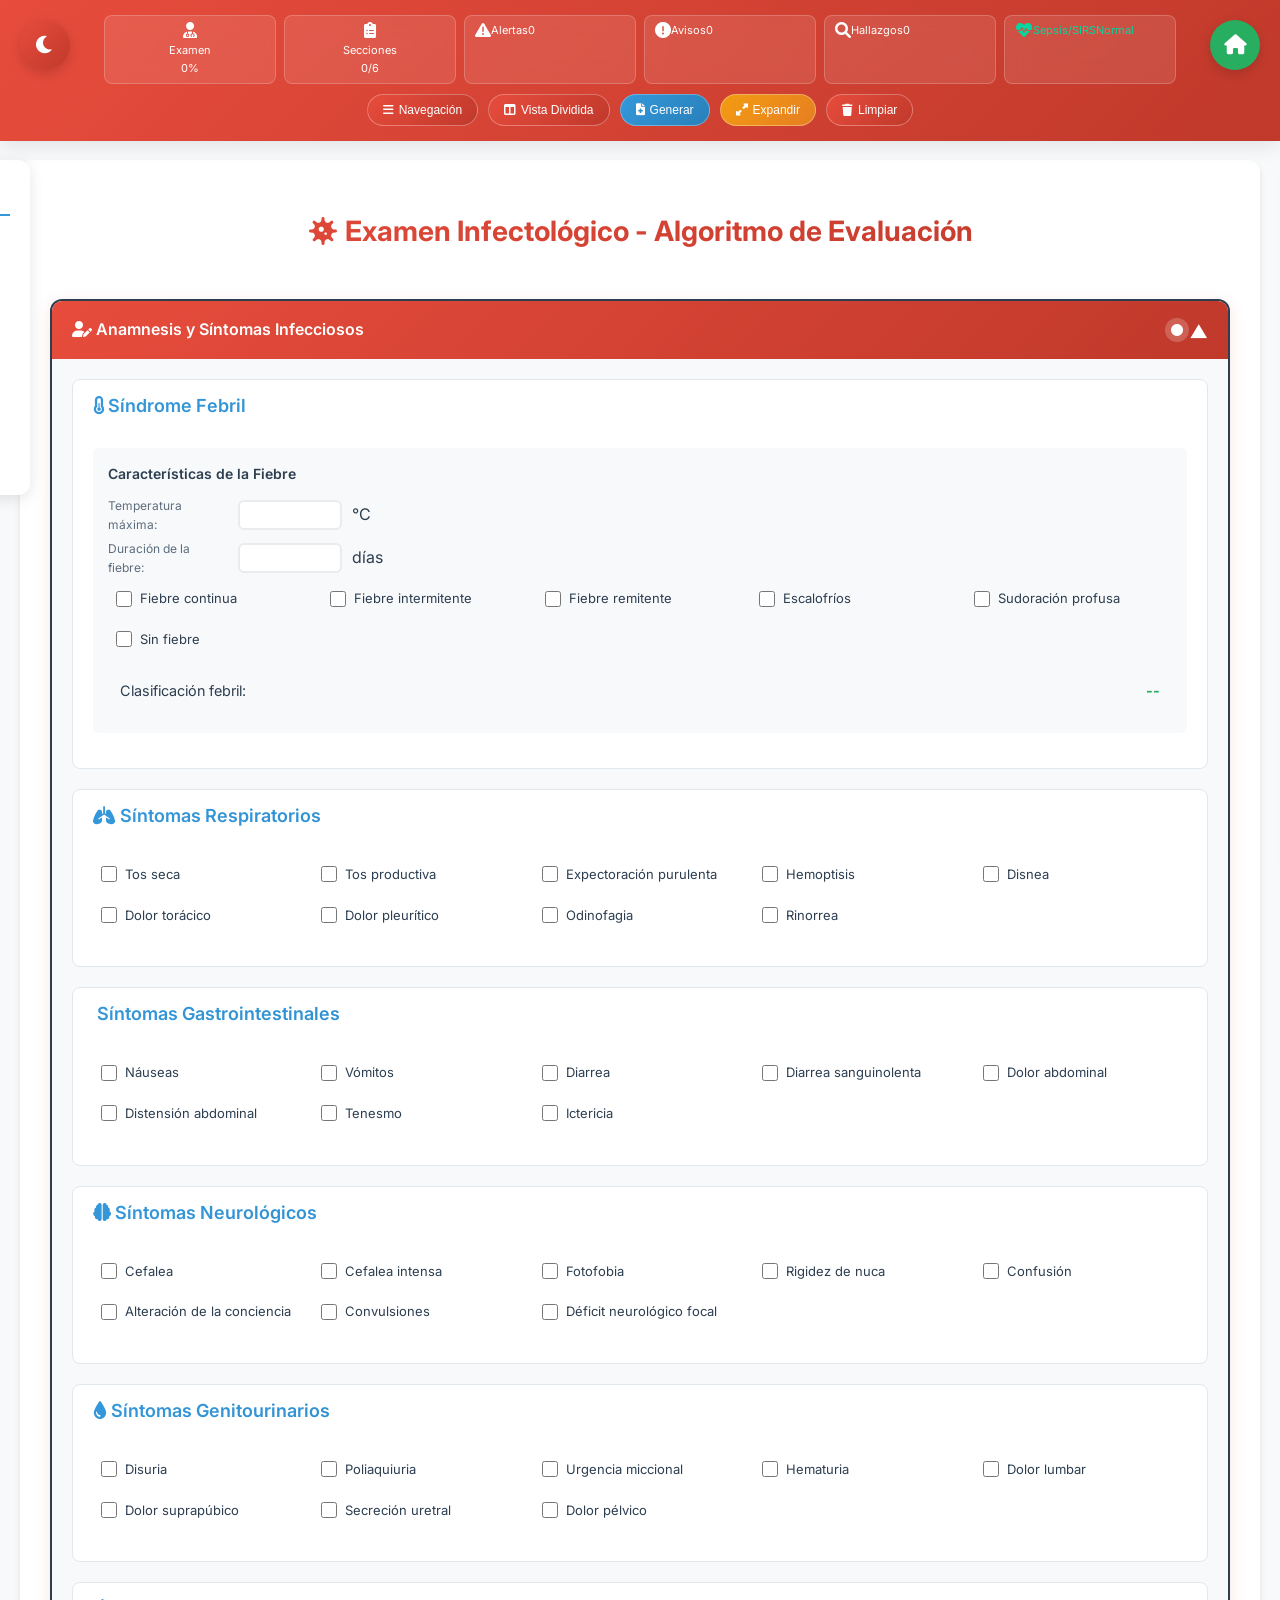
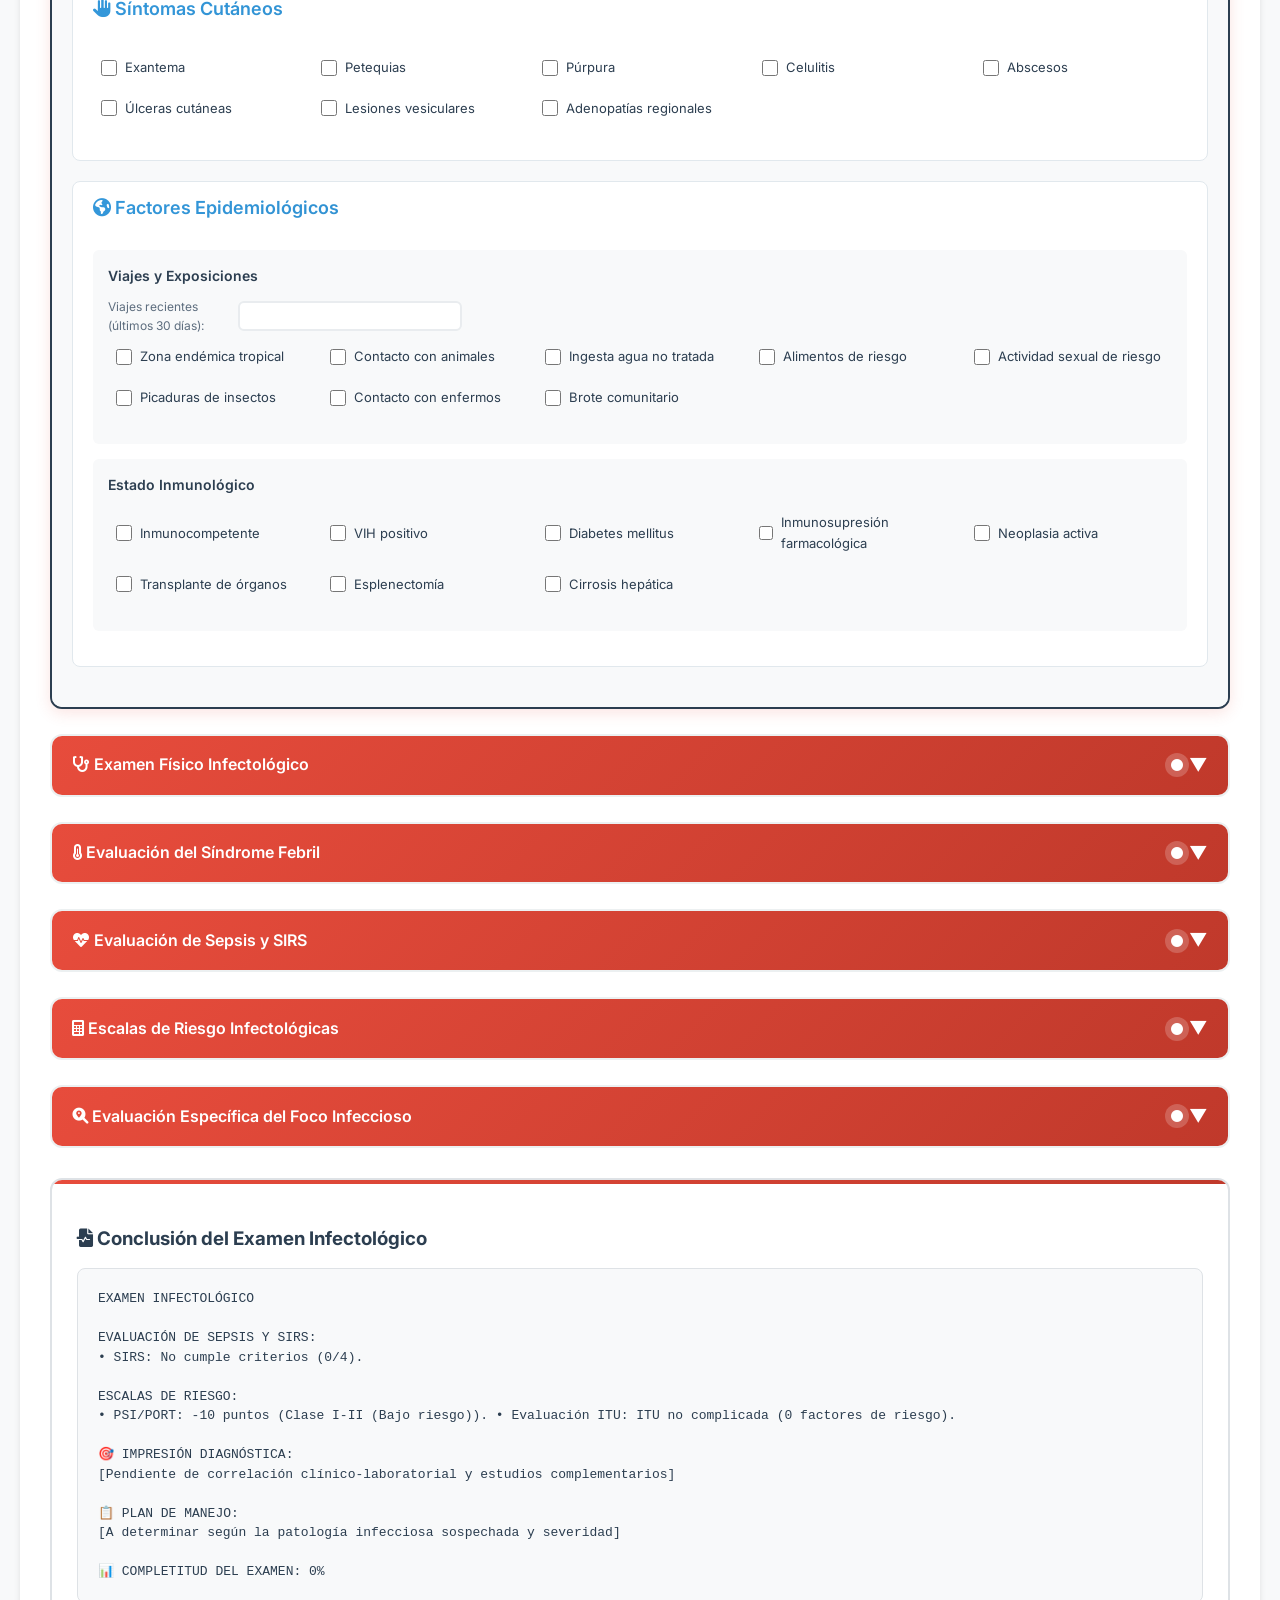
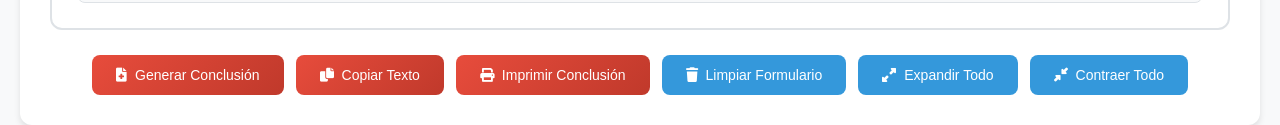
<file: html_inicial/infectious_diseases_exam.html>
<!DOCTYPE html>
<html lang="es">
<head>
    <meta charset="UTF-8">
    <meta name="viewport" content="width=device-width, initial-scale=1.0">
    <title>Examen Infectológico - Algoritmo de Evaluación</title>
    <!-- Fuentes y Font Awesome -->
    <link href="https://fonts.googleapis.com/css2?family=Inter:wght@400;500;600;700&display=swap" rel="stylesheet">
    <link href="https://cdnjs.cloudflare.com/ajax/libs/font-awesome/6.0.0/css/all.min.css" rel="stylesheet">
    <style>
        /* Variables CSS para el tema y colores */
        :root {
            --primary-gradient: linear-gradient(135deg, #e74c3c 0%, #c0392b 100%);
            --secondary-gradient: linear-gradient(135deg, #3498db 0%, #2980b9 100%);
            --alert-gradient: linear-gradient(135deg, #e74c3c 0%, #c0392b 100%);
            --warning-gradient: linear-gradient(135deg, #f39c12 0%, #e67e22 100%);
            --normal-color: #27ae60;
            --warning-color: #f39c12;
            --alert-color: #e74c3c;
            --info-color: #3498db;
            --sepsis-color: #8e44ad;
            --light-bg: #f8f9fa;
            --card-bg: #ffffff;
            --dark-bg: #1a1a1a;
            --dark-card: #3d3d3d;
            --text-color-light: #2c3e50;
            --text-color-dark: #ffffff;
        }

        /* Modo Oscuro */
        [data-theme="dark"] {
            --light-bg: var(--dark-bg);
            --card-bg: var(--dark-card);
            color: var(--text-color-dark);
        }

        /* Estilos generales del cuerpo */
        body {
            font-family: 'Inter', 'Segoe UI', Tahoma, Geneva, Verdana, sans-serif;
            max-width: 1600px;
            margin: 0 auto;
            padding-top: 160px;
            background-color: var(--light-bg);
            line-height: 1.6;
            transition: all 0.3s ease;
            color: var(--text-color-light);
        }
        
        /* 🎪 DASHBOARD SUPERIOR FIJO */
        .dashboard-fixed {
            position: fixed;
            top: 0;
            left: 0;
            right: 0;
            background: var(--primary-gradient);
            backdrop-filter: blur(10px);
            z-index: 1000;
            box-shadow: 0 4px 20px rgba(0,0,0,0.1);
        }

        .dashboard-content {
            max-width: 1600px;
            margin: 0 auto;
            padding: 15px 20px;
        }

        .dashboard-grid {
            display: flex;
            flex-wrap: wrap;
            gap: 8px;
            margin-bottom: 10px;
            justify-content: center;
        }

        .dashboard-item {
            background: rgba(255,255,255,0.1);
            border-radius: 8px;
            padding: 6px 10px;
            backdrop-filter: blur(10px);
            border: 1px solid rgba(255,255,255,0.2);
            transition: all 0.3s ease;
            color: white;
            text-align: center;
            font-size: 11px;
            flex: 1 1 auto;
            min-width: 80px;
            max-width: 150px;
        }

        .dashboard-item:hover {
            background: rgba(255,255,255,0.2);
            transform: translateY(-2px);
        }

        .dashboard-item i {
            font-size: 16px;
            margin-bottom: 4px;
            display: block;
        }

        .dashboard-alert {
            color: #ff6b6b !important;
            animation: pulse 2s infinite;
        }

        .dashboard-warning {
            color: #feca57 !important;
        }

        .dashboard-normal {
            color: #06d6a0 !important;
        }

        .dashboard-sepsis {
            color: #ff9ff3 !important;
            animation: pulse 1.5s infinite;
        }

        @keyframes pulse {
            0%, 100% { opacity: 1; }
            50% { opacity: 0.5; }
        }

        /* 🎛️ CONTROLES SUPERIORES */
        .control-bar {
            display: flex;
            gap: 10px;
            justify-content: center;
            flex-wrap: wrap;
        }

        .control-btn {
            padding: 8px 15px;
            border: none;
            border-radius: 20px;
            cursor: pointer;
            font-size: 12px;
            transition: all 0.3s ease;
            backdrop-filter: blur(10px);
            border: 1px solid rgba(255,255,255,0.3);
            color: white;
            text-decoration: none;
            display: flex;
            align-items: center;
            gap: 5px;
        }

        .control-btn:hover {
            transform: translateY(-2px);
            box-shadow: 0 4px 15px rgba(231, 76, 60, 0.4);
        }

        .btn-primary { background: var(--primary-gradient); }
        .btn-success { background: var(--secondary-gradient); }
        .btn-warning { background: var(--warning-gradient); }
        .btn-danger { background: var(--alert-gradient); }

        /* 🎯 PANEL LATERAL DE NAVEGACIÓN */
        .nav-panel {
            position: fixed;
            left: 20px;
            top: 160px;
            width: 250px;
            background: var(--card-bg);
            border-radius: 12px;
            box-shadow: 0 4px 15px rgba(0,0,0,0.1);
            padding: 20px;
            max-height: calc(100vh - 180px);
            overflow-y: auto;
            z-index: 998;
            transform: translateX(-280px);
            transition: transform 0.3s ease;
        }

        .nav-panel.open {
            transform: translateX(0);
        }

        .nav-panel h3 {
            margin: 0 0 15px 0;
            color: var(--info-color);
            font-size: 16px;
            border-bottom: 2px solid var(--info-color);
            padding-bottom: 8px;
        }

        .nav-item {
            display: flex;
            align-items: center;
            gap: 10px;
            padding: 8px 12px;
            margin: 4px 0;
            border-radius: 6px;
            cursor: pointer;
            transition: all 0.3s ease;
            font-size: 13px;
        }

        .nav-item:hover {
            background: rgba(231, 76, 60, 0.1);
        }

        .nav-item.completed {
            background: rgba(40, 167, 69, 0.1);
            color: var(--normal-color);
        }

        .nav-item.completed i {
            color: var(--normal-color);
        }

        .nav-item i {
            width: 16px;
            text-align: center;
        }

        /* 📊 PANEL LATERAL STICKY */
        .sticky-panel {
            position: fixed;
            top: 160px;
            right: -420px;
            width: 400px;
            height: calc(100vh - 180px);
            background: var(--card-bg);
            border-radius: 12px 0 0 12px;
            box-shadow: -4px 0 20px rgba(0,0,0,0.15);
            z-index: 997;
            transition: right 0.4s cubic-bezier(0.25, 0.46, 0.45, 0.94);
            overflow: hidden;
            border: 2px solid var(--primary-gradient);
        }

        .sticky-panel.active {
            right: 0;
        }

        .sticky-header {
            background: var(--primary-gradient);
            color: white;
            padding: 15px 20px;
            display: flex;
            justify-content: space-between;
            align-items: center;
            font-weight: 600;
            font-size: 14px;
        }

        .sticky-controls {
            display: flex;
            gap: 8px;
        }

        .sticky-btn {
            background: rgba(255,255,255,0.2);
            border: none;
            color: white;
            border-radius: 4px;
            padding: 6px 10px;
            cursor: pointer;
            font-size: 12px;
            transition: all 0.3s ease;
            display: flex;
            align-items: center;
            gap: 4px;
        }

        .sticky-btn:hover {
            background: rgba(255,255,255,0.3);
            transform: scale(1.05);
        }

        .sticky-content {
            padding: 20px;
            height: calc(100% - 70px);
            overflow-y: auto;
            font-family: 'Courier New', monospace;
            font-size: 11px;
            line-height: 1.4;
            white-space: pre-wrap;
            background: var(--light-bg);
        }

        .update-indicator {
            position: absolute;
            top: 50%;
            left: 50%;
            transform: translate(-50%, -50%);
            background: var(--primary-gradient);
            color: white;
            padding: 10px 20px;
            border-radius: 20px;
            display: none;
            align-items: center;
            gap: 8px;
            font-size: 12px;
            z-index: 10;
        }

        .update-indicator.active {
            display: flex;
        }

        .spinner {
            width: 16px;
            height: 16px;
            border: 2px solid rgba(255,255,255,0.3);
            border-top: 2px solid white;
            border-radius: 50%;
            animation: spin 1s linear infinite;
        }

        @keyframes spin {
            0% { transform: rotate(0deg); }
            100% { transform: rotate(360deg); }
        }

        /* Notificación de copia */
        .copy-notification {
            position: fixed;
            top: 200px;
            right: 20px;
            background: var(--normal-color);
            color: white;
            padding: 10px 20px;
            border-radius: 8px;
            font-size: 12px;
            font-weight: 500;
            opacity: 0;
            transform: translateX(100px);
            transition: all 0.3s ease;
            z-index: 1002;
            display: flex;
            align-items: center;
            gap: 8px;
        }

        .copy-notification.show {
            opacity: 1;
            transform: translateX(0);
        }

        /* Ajustar contenido principal cuando panel está activo */
        body.split-view-active .main-container {
            margin-right: 420px;
            transition: margin-right 0.4s cubic-bezier(0.25, 0.46, 0.45, 0.94);
        }
        body.split-view .main-container {
            margin-left: 290px;
            margin-right: 20px;
            transition: margin-left 0.3s ease, margin-right 0.3s ease;
        }

        /* Contenedor principal */
        .main-container {
            background: var(--card-bg);
            border-radius: 12px;
            box-shadow: 0 4px 6px rgba(0,0,0,0.1);
            padding: 30px;
            margin: 0 20px;
            transition: all 0.3s ease;
        }
        
        /* Título principal */
        h1 {
            color: var(--text-color-light);
            text-align: center;
            margin-bottom: 30px;
            font-size: 28px;
            background: var(--primary-gradient);
            -webkit-background-clip: text;
            -webkit-text-fill-color: transparent;
            background-clip: text;
            padding-bottom: 15px;
        }
        
        /* Secciones */
        .section {
            margin-bottom: 25px;
            border: 2px solid #ecf0f1;
            border-radius: 12px;
            overflow: hidden;
            transition: all 0.3s ease;
            background: var(--card-bg);
        }
        
        .section.active {
            border-color: var(--primary-gradient);
            box-shadow: 0 4px 15px rgba(231, 76, 60, 0.15);
        }

        .section-header {
            background: var(--primary-gradient);
            color: white;
            padding: 15px 20px;
            cursor: pointer;
            font-weight: 600;
            font-size: 16px;
            display: flex;
            justify-content: space-between;
            align-items: center;
            transition: all 0.3s ease;
        }
        
        .section-header:hover {
            box-shadow: inset 0 0 20px rgba(255,255,255,0.1);
        }
        
        .section-header .arrow {
            transition: transform 0.3s ease;
            font-size: 18px;
        }
        
        .section-header.expanded .arrow {
            transform: rotate(180deg);
        }

        .section-header .completion-badge {
            background: rgba(255,255,255,0.2);
            border-radius: 50%;
            width: 24px;
            height: 24px;
            display: flex;
            align-items: center;
            justify-content: center;
            font-size: 12px;
            margin-left: 10px;
        }

        .section-header .completion-badge.completed {
            background: var(--normal-color);
        }
        
        .section-content {
            max-height: 0;
            overflow: hidden;
            transition: max-height 0.5s ease-in-out;
            background: var(--light-bg);
        }
        
        .section-content.expanded {
            padding: 20px;
        }
        
        /* Contenedores de examen */
        .exam-container {
            background: var(--card-bg);
            border: 1px solid #e1e8ed;
            border-radius: 8px;
            padding: 20px;
            margin-bottom: 20px;
            transition: all 0.3s ease;
        }
        .exam-container:hover {
            box-shadow: 0 2px 10px rgba(0,0,0,0.05);
        }
        
        .exam-header {
            font-size: 18px;
            font-weight: 600;
            background: var(--secondary-gradient);
            -webkit-background-clip: text;
            -webkit-text-fill-color: transparent;
            background-clip: text;
            margin: -20px -20px 15px -20px;
            padding: 12px 20px;
            border-radius: 8px 8px 0 0;
            border-bottom: none;
        }
        
        .exam-section {
            background: var(--light-bg);
            border-radius: 6px;
            padding: 15px;
            margin-bottom: 15px;
            transition: all 0.3s ease;
        }
        
        .exam-section h4 {
            color: var(--text-color-light);
            margin: 0 0 10px 0;
            font-size: 14px;
            font-weight: 600;
        }

        .sub-header {
            color: var(--primary-gradient);
            margin: 15px 0 8px 0;
            font-size: 13px;
            font-weight: 600;
            text-transform: uppercase;
            letter-spacing: 0.5px;
        }
        
        .checkbox-grid {
            display: grid;
            grid-template-columns: repeat(auto-fit, minmax(200px, 1fr));
            gap: 8px;
            margin-bottom: 15px;
        }
        
        .checkbox-item {
            display: flex;
            align-items: center;
            gap: 8px;
            padding: 6px 8px;
            border-radius: 4px;
            transition: all 0.3s ease;
        }
        .checkbox-item:hover {
            background: rgba(231, 76, 60, 0.05);
        }
        
        .checkbox-item input[type="checkbox"] {
            width: 16px;
            height: 16px;
            margin: 0;
            accent-color: var(--normal-color);
        }
        .checkbox-item input[type="radio"] {
            width: 16px;
            height: 16px;
            margin: 0;
            accent-color: var(--normal-color);
        }
        
        .checkbox-item label {
            font-size: 13px;
            color: var(--text-color-light);
            cursor: pointer;
            transition: color 0.3s ease;
        }
        .checkbox-item input:checked + label {
            color: var(--normal-color);
            font-weight: 500;
        }
        
        .measurement {
            display: flex;
            align-items: center;
            gap: 10px;
            margin: 5px 0;
        }
        
        .measurement label {
            font-size: 12px;
            color: #5d6d7e;
            flex-basis: 120px;
            flex-shrink: 0;
        }
        
        .input-field {
            width: 80px;
            padding: 6px 10px;
            border: 2px solid #e9ecef;
            border-radius: 6px;
            font-size: 12px;
            text-align: center;
            transition: all 0.3s ease;
        }
        
        .input-field:focus {
            outline: none;
            border-color: var(--primary-gradient);
            box-shadow: 0 0 0 3px rgba(231, 76, 60, 0.1);
        }

        .score-item {
            display: flex;
            justify-content: space-between;
            align-items: center;
            padding: 8px 12px;
            background-color: var(--light-bg);
            border-radius: 6px;
            margin-bottom: 8px;
            font-size: 0.9rem;
        }

        .score-value {
            font-weight: 700;
            color: var(--normal-color);
        }

        .legend {
            display: flex;
            gap: 20px;
            margin: 15px;
            flex-wrap: wrap;
        }

        .legend-item {
            display: flex;
            align-items: center;
            gap: 8px;
            font-size: 0.85rem;
            font-weight: 600;
            color: var(--text-color-light);
        }

        .legend-color {
            width: 16px;
            height: 16px;
            border-radius: 3px;
        }

        .infection-color { background-color: var(--alert-color); }
        .fever-color { background-color: var(--warning-color); }
        .sepsis-color { background-color: var(--sepsis-color); }
        .respiratory-color { background-color: var(--info-color); }

        /* Clases específicas de infectología */
        .fever-assessment {
            background-color: rgba(243, 156, 18, 0.08);
            border: 1px solid var(--warning-color);
            border-radius: 8px;
            padding: 15px;
            margin-bottom: 15px;
        }

        .fever-assessment h4 {
            color: var(--warning-color);
            margin-bottom: 15px;
        }

        .sepsis-assessment {
            background-color: rgba(142, 68, 173, 0.08);
            border: 1px solid var(--sepsis-color);
            border-radius: 8px;
            padding: 15px;
            margin-bottom: 15px;
        }

        .sepsis-assessment h4 {
            color: var(--sepsis-color);
            margin-bottom: 15px;
        }

        .infection-source {
            background-color: rgba(231, 76, 60, 0.08);
            border: 1px solid var(--alert-color);
            border-radius: 8px;
            padding: 15px;
            margin-bottom: 15px;
        }

        .bilateral-container {
            display: grid;
            grid-template-columns: 1fr 1fr;
            gap: 20px;
            margin-bottom: 15px;
        }

        .side-container {
            background-color: var(--card-bg);
            border: 1px solid #dee2e6;
            border-radius: 8px;
            padding: 15px;
            transition: all 0.3s ease;
        }
        .side-container:hover {
            box-shadow: 0 2px 8px rgba(0,0,0,0.05);
        }

        .side-header {
            background-color: var(--light-bg);
            color: var(--text-color-light);
            padding: 8px 12px;
            border-radius: 6px;
            font-weight: 600;
            margin-bottom: 10px;
            text-align: center;
            font-size: 0.9rem;
            border-bottom: 2px solid var(--primary-gradient);
        }

        .test-results {
            margin-top: 15px;
        }

        .test-item {
            display: flex;
            justify-content: space-between;
            align-items: center;
            padding: 8px 12px;
            background-color: var(--light-bg);
            border-radius: 6px;
            margin-bottom: 8px;
            font-size: 0.85rem;
            border: 1px solid #e9ecef;
            transition: all 0.3s ease;
        }
        .test-item:hover {
            border-color: var(--primary-gradient);
            box-shadow: 0 2px 8px rgba(231, 76, 60, 0.1);
        }

        .test-controls {
            display: flex;
            gap: 15px;
        }

        .test-checkbox {
            display: flex;
            align-items: center;
            gap: 5px;
        }

        .test-checkbox input[type="checkbox"] {
            width: 14px;
            height: 14px;
            accent-color: var(--normal-color);
        }

        .positive {
            color: var(--alert-color);
            font-weight: 600;
        }

        .negative {
            color: var(--normal-color);
            font-weight: 600;
        }

        .score-calculation {
            background-color: rgba(52, 152, 219, 0.08);
            border: 1px solid #b3d7ff;
            border-radius: 8px;
            padding: 15px;
            margin-bottom: 15px;
        }

        .severity-grid {
            display: grid;
            grid-template-columns: 1fr;
            gap: 8px;
            margin-bottom: 15px;
        }

        .severity-item {
            display: flex;
            align-items: center;
            gap: 8px;
            padding: 8px;
            background-color: var(--card-bg);
            border-radius: 6px;
            border: 1px solid #dee2e6;
            transition: all 0.3s ease;
        }
        .severity-item:hover {
            box-shadow: 0 2px 5px rgba(0,0,0,0.03);
        }

        .severity-item input[type="radio"] {
            accent-color: var(--normal-color);
        }

        .severity-item label {
            font-size: 0.85rem;
            cursor: pointer;
            color: var(--text-color-light);
        }

        /* Conclusión */
        .conclusion {
            margin-top: 30px;
            padding: 25px;
            background: var(--card-bg);
            border-radius: 12px;
            border: 2px solid #dee2e6;
            position: relative;
            overflow: hidden;
        }

        .conclusion::before {
            content: '';
            position: absolute;
            top: 0;
            left: 0;
            right: 0;
            height: 4px;
            background: var(--primary-gradient);
        }
        
        .conclusion h3 {
            color: var(--text-color-light);
            margin-bottom: 15px;
        }
        
        .conclusion-text {
            padding: 20px;
            background: var(--light-bg);
            border-radius: 8px;
            border: 1px solid #dee2e6;
            min-height: 200px;
            font-family: 'Courier New', monospace;
            white-space: pre-wrap;
            font-size: 13px;
            line-height: 1.5;
        }

        /* Botones de control */
        .control-buttons {
            margin-top: 25px;
            display: flex;
            gap: 12px;
            justify-content: center;
            flex-wrap: wrap;
        }

        .btn {
            padding: 12px 24px;
            border: none;
            border-radius: 8px;
            cursor: pointer;
            font-size: 14px;
            font-weight: 500;
            transition: all 0.3s ease;
            display: flex;
            align-items: center;
            gap: 8px;
        }

        .btn:hover {
            transform: translateY(-2px);
            box-shadow: 0 4px 12px rgba(0,0,0,0.15);
        }

        .btn-primary {
            background: var(--primary-gradient);
            color: white;
        }

        .btn-primary:hover {
            box-shadow: 0 4px 15px rgba(231, 76, 60, 0.4);
        }

        .btn-secondary {
            background-color: var(--info-color);
            color: white;
        }

        .btn-secondary:hover {
            background-color: #2980b9;
            box-shadow: 0 4px 15px rgba(52, 152, 219, 0.3);
        }

        /* TOGGLE DE TEMA */
        .theme-toggle {
            position: fixed;
            top: 20px;
            left: 20px;
            background: var(--primary-gradient);
            color: white;
            border: none;
            border-radius: 50%;
            width: 50px;
            height: 50px;
            font-size: 20px;
            cursor: pointer;
            z-index: 1001;
            transition: all 0.3s ease;
            box-shadow: 0 4px 12px rgba(0,0,0,0.15);
        }

        .theme-toggle:hover {
            transform: scale(1.1);
        }

        /* BOTÓN HOME */
        .home-button {
            position: fixed;
            top: 20px;
            right: 20px;
            background: var(--normal-color);
            color: white;
            border: none;
            border-radius: 50%;
            width: 50px;
            height: 50px;
            font-size: 20px;
            display: flex;
            justify-content: center;
            align-items: center;
            text-decoration: none;
            box-shadow: 0 4px 12px rgba(0,0,0,0.15);
            z-index: 1001;
            transition: all 0.3s ease;
        }
        
        .home-button:hover {
            background-color: #229954;
            transform: scale(1.1);
            box-shadow: 0 6px 20px rgba(0,0,0,0.2);
        }

        /* Animaciones */
        @keyframes slideIn {
            from { transform: translateX(-20px); opacity: 0; }
            to { transform: translateX(0); opacity: 1; }
        }

        .slide-in {
            animation: slideIn 0.3s ease forwards;
        }

        /* Responsive */
        @media (max-width: 1200px) {
            .sticky-panel {
                width: 350px;
            }
            
            body.split-view-active .main-container {
                margin-right: 370px;
            }
        }

        @media (max-width: 768px) {
            body { padding-top: 120px; }
            
            .control-bar {
                position: relative;
                top: auto;
                right: auto;
                justify-content: center;
                margin: 10px 0;
            }
            
            .nav-panel {
                transform: translateX(-100%);
                width: calc(100vw - 40px);
            }
            
            .main-container {
                margin: 0 10px;
            }
            
            body.split-view .main-container {
                margin-left: 10px;
            }

            .sticky-panel {
                width: calc(100vw - 20px);
                right: -100vw;
                left: 10px;
                border-radius: 12px;
            }
            
            .sticky-panel.active {
                right: auto;
                left: 10px;
            }
            
            body.split-view-active .main-container {
                margin-right: 10px;
            }
            
            .checkbox-grid {
                grid-template-columns: 1fr;
            }
            
            .bilateral-container {
                grid-template-columns: 1fr;
            }
            .severity-grid {
                grid-template-columns: 1fr;
            }
        }
    </style>
</head>
<body>
    <!-- 🌙 TOGGLE DE TEMA -->
    <button class="theme-toggle" onclick="toggleTheme()" title="Cambiar tema">
        <i class="fas fa-moon" id="theme-icon"></i>
    </button>

    <!-- 🏠 BOTÓN HOME -->
    <a href="index.html" class="home-button" title="Inicio">
        <i class="fas fa-home"></i>
    </a>
    
    <!-- 🎪 DASHBOARD SUPERIOR FIJO -->
    <div class="dashboard-fixed">
        <div class="dashboard-content">
            <div class="dashboard-grid">
                <div class="dashboard-item">
                    <i class="fas fa-user-md"></i>
                    <div>Examen</div>
                    <div id="exam-progress">0%</div>
                </div>
                <div class="dashboard-item">
                    <i class="fas fa-clipboard-list"></i>
                    <div>Secciones</div>
                    <div id="sections-completed">0/6</div>
                </div>
                <div class="dashboard-item dashboard-alert" id="alerts-item">
                    <i class="fas fa-exclamation-triangle"></i>
                    <div>Alertas</div>
                    <div id="alert-count">0</div>
                </div>
                <div class="dashboard-item dashboard-warning" id="warnings-item">
                    <i class="fas fa-exclamation-circle"></i>
                    <div>Avisos</div>
                    <div id="warning-count">0</div>
                </div>
                <div class="dashboard-item dashboard-normal" id="findings-item">
                    <i class="fas fa-search"></i>
                    <div>Hallazgos</div>
                    <div id="findings-count">0</div>
                </div>
                <div class="dashboard-item" id="sepsis-status-item">
                    <i class="fas fa-heartbeat"></i>
                    <div>Sepsis/SIRS</div>
                    <div id="sepsis-status">Normal</div>
                </div>
            </div>
            <div class="control-bar">
                <button class="control-btn btn-primary" onclick="toggleNavPanel()">
                    <i class="fas fa-bars"></i> Navegación
                </button>
                <button class="control-btn btn-primary" onclick="toggleStickyPanel()" id="sticky-toggle-btn">
                    <i class="fas fa-columns"></i> Vista Dividida
                </button>
                <button class="control-btn btn-success" onclick="generateConclusion()">
                    <i class="fas fa-file-medical"></i> Generar
                </button>
                <button class="control-btn btn-warning" onclick="expandAllSections()">
                    <i class="fas fa-expand-alt"></i> Expandir
                </button>
                <button class="control-btn btn-danger" onclick="clearForm()">
                    <i class="fas fa-trash"></i> Limpiar
                </button>
            </div>
        </div>
    </div>

    <!-- 🎯 PANEL LATERAL DE NAVEGACIÓN -->
    <div class="nav-panel" id="nav-panel">
        <h3><i class="fas fa-map"></i> Navegación Rápida</h3>
        <div class="nav-item" onclick="scrollToSection('anamnesis')">
            <i class="fas fa-user-edit"></i>
            <span>Anamnesis Infecciosa</span>
            <i class="fas fa-check" style="margin-left: auto; opacity: 0;" id="nav-anamnesis"></i>
        </div>
        <div class="nav-item" onclick="scrollToSection('physical-exam')">
            <i class="fas fa-stethoscope"></i>
            <span>Examen Físico</span>
            <i class="fas fa-check" style="margin-left: auto; opacity: 0;" id="nav-physical-exam"></i>
        </div>
        <div class="nav-item" onclick="scrollToSection('fever-evaluation')">
            <i class="fas fa-thermometer-three-quarters"></i>
            <span>Evaluación Febril</span>
            <i class="fas fa-check" style="margin-left: auto; opacity: 0;" id="nav-fever-evaluation"></i>
        </div>
        <div class="nav-item" onclick="scrollToSection('sepsis-evaluation')">
            <i class="fas fa-heartbeat"></i>
            <span>Evaluación Sepsis</span>
            <i class="fas fa-check" style="margin-left: auto; opacity: 0;" id="nav-sepsis-evaluation"></i>
        </div>
        <div class="nav-item" onclick="scrollToSection('risk-scales')">
            <i class="fas fa-calculator"></i>
            <span>Escalas de Riesgo</span>
            <i class="fas fa-check" style="margin-left: auto; opacity: 0;" id="nav-risk-scales"></i>
        </div>
        <div class="nav-item" onclick="scrollToSection('source-evaluation')">
            <i class="fas fa-search-location"></i>
            <span>Foco Infeccioso</span>
            <i class="fas fa-check" style="margin-left: auto; opacity: 0;" id="nav-source-evaluation"></i>
        </div>
    </div>

    <!-- 📊 PANEL LATERAL STICKY -->
    <div class="sticky-panel" id="stickyConclusion">
        <div class="sticky-header">
            <span><i class="fas fa-file-medical-alt"></i> Informe en Tiempo Real</span>
            <div class="sticky-controls">
                <button class="sticky-btn" onclick="copyStickyToClipboard()" title="Copiar informe">
                    <i class="fas fa-copy"></i>
                </button>
                <button class="sticky-btn" onclick="printStickyConclusion()" title="Imprimir informe">
                    <i class="fas fa-print"></i>
                </button>
                <button class="sticky-btn" onclick="generateStickyConclusion()" title="Actualizar informe">
                    <i class="fas fa-sync-alt"></i>
                </button>
            </div>
        </div>
        <div class="sticky-content" id="stickyContent">
            Seleccione los parámetros del examen para generar el informe en tiempo real...
        </div>
        <div class="update-indicator" id="updateIndicator">
            <div class="spinner"></div>
            <span>Actualizando informe...</span>
        </div>
    </div>

    <!-- Notificación de copia -->
    <div class="copy-notification" id="copyNotification">
        <i class="fas fa-check-circle"></i>
        <span>¡Informe copiado al portapapeles!</span>
    </div>

    <div class="main-container">
        <h1><i class="fas fa-virus"></i> Examen Infectológico - Algoritmo de Evaluación</h1>
        
        <!-- Anamnesis Infecciosa -->
        <div class="section" id="section-anamnesis">
            <div class="section-header" onclick="toggleSection(this)">
                <span><i class="fas fa-user-edit"></i> Anamnesis y Síntomas Infecciosos</span>
                <div style="display: flex; align-items: center;">
                    <div class="completion-badge" id="badge-anamnesis">
                        <i class="fas fa-circle"></i>
                    </div>
                    <span class="arrow">▼</span>
                </div>
            </div>
            <div class="section-content" id="anamnesis">
                <div class="exam-container">
                    <div class="exam-header"><i class="fas fa-thermometer-half"></i> Síndrome Febril</div>
                    <div class="exam-section">
                        <h4>Características de la Fiebre</h4>
                        <div class="measurement">
                            <label>Temperatura máxima:</label>
                            <input type="number" class="input-field" id="temperatura-maxima" min="35" max="45" step="0.1" onchange="evaluateFever()">
                            <span>°C</span>
                        </div>
                        <div class="measurement">
                            <label>Duración de la fiebre:</label>
                            <input type="number" class="input-field" id="duracion-fiebre" min="0" max="365" onchange="evaluateFever()">
                            <span>días</span>
                        </div>
                        <div class="checkbox-grid">
                            <div class="checkbox-item"><input type="checkbox" id="fiebre-continua"><label for="fiebre-continua">Fiebre continua</label></div>
                            <div class="checkbox-item"><input type="checkbox" id="fiebre-intermitente"><label for="fiebre-intermitente">Fiebre intermitente</label></div>
                            <div class="checkbox-item"><input type="checkbox" id="fiebre-remitente"><label for="fiebre-remitente">Fiebre remitente</label></div>
                            <div class="checkbox-item"><input type="checkbox" id="escalofrios"><label for="escalofrios">Escalofríos</label></div>
                            <div class="checkbox-item"><input type="checkbox" id="sudoracion"><label for="sudoracion">Sudoración profusa</label></div>
                            <div class="checkbox-item"><input type="checkbox" id="sin-fiebre" onchange="handleNoFever()"><label for="sin-fiebre">Sin fiebre</label></div>
                        </div>
                        <div class="score-item">
                            <span>Clasificación febril:</span>
                            <span class="score-value" id="fever-classification">--</span>
                        </div>
                    </div>
                </div>

                <div class="exam-container">
                    <div class="exam-header"><i class="fas fa-lungs"></i> Síntomas Respiratorios</div>
                    <div class="checkbox-grid">
                        <div class="checkbox-item"><input type="checkbox" id="tos-seca"><label for="tos-seca">Tos seca</label></div>
                        <div class="checkbox-item"><input type="checkbox" id="tos-productiva"><label for="tos-productiva">Tos productiva</label></div>
                        <div class="checkbox-item"><input type="checkbox" id="expectoracion-purulenta"><label for="expectoracion-purulenta">Expectoración purulenta</label></div>
                        <div class="checkbox-item"><input type="checkbox" id="hemoptisis"><label for="hemoptisis">Hemoptisis</label></div>
                        <div class="checkbox-item"><input type="checkbox" id="disnea"><label for="disnea">Disnea</label></div>
                        <div class="checkbox-item"><input type="checkbox" id="dolor-toracico"><label for="dolor-toracico">Dolor torácico</label></div>
                        <div class="checkbox-item"><input type="checkbox" id="dolor-pleuritico"><label for="dolor-pleuritico">Dolor pleurítico</label></div>
                        <div class="checkbox-item"><input type="checkbox" id="odinofagia"><label for="odinofagia">Odinofagia</label></div>
                        <div class="checkbox-item"><input type="checkbox" id="rinorrea"><label for="rinorrea">Rinorrea</label></div>
                    </div>
                </div>

                <div class="exam-container">
                    <div class="exam-header"><i class="fas fa-stomach"></i> Síntomas Gastrointestinales</div>
                    <div class="checkbox-grid">
                        <div class="checkbox-item"><input type="checkbox" id="nauseas"><label for="nauseas">Náuseas</label></div>
                        <div class="checkbox-item"><input type="checkbox" id="vomitos"><label for="vomitos">Vómitos</label></div>
                        <div class="checkbox-item"><input type="checkbox" id="diarrea"><label for="diarrea">Diarrea</label></div>
                        <div class="checkbox-item"><input type="checkbox" id="diarrea-sanguinolenta"><label for="diarrea-sanguinolenta">Diarrea sanguinolenta</label></div>
                        <div class="checkbox-item"><input type="checkbox" id="dolor-abdominal"><label for="dolor-abdominal">Dolor abdominal</label></div>
                        <div class="checkbox-item"><input type="checkbox" id="distension-abdominal"><label for="distension-abdominal">Distensión abdominal</label></div>
                        <div class="checkbox-item"><input type="checkbox" id="tenesmo"><label for="tenesmo">Tenesmo</label></div>
                        <div class="checkbox-item"><input type="checkbox" id="ictericia"><label for="ictericia">Ictericia</label></div>
                    </div>
                </div>

                <div class="exam-container">
                    <div class="exam-header"><i class="fas fa-brain"></i> Síntomas Neurológicos</div>
                    <div class="checkbox-grid">
                        <div class="checkbox-item"><input type="checkbox" id="cefalea"><label for="cefalea">Cefalea</label></div>
                        <div class="checkbox-item"><input type="checkbox" id="cefalea-intensa"><label for="cefalea-intensa">Cefalea intensa</label></div>
                        <div class="checkbox-item"><input type="checkbox" id="fotofobia"><label for="fotofobia">Fotofobia</label></div>
                        <div class="checkbox-item"><input type="checkbox" id="rigidez-nuca"><label for="rigidez-nuca">Rigidez de nuca</label></div>
                        <div class="checkbox-item"><input type="checkbox" id="confusion"><label for="confusion">Confusión</label></div>
                        <div class="checkbox-item"><input type="checkbox" id="alteracion-conciencia"><label for="alteracion-conciencia">Alteración de la conciencia</label></div>
                        <div class="checkbox-item"><input type="checkbox" id="convulsiones"><label for="convulsiones">Convulsiones</label></div>
                        <div class="checkbox-item"><input type="checkbox" id="deficit-focal"><label for="deficit-focal">Déficit neurológico focal</label></div>
                    </div>
                </div>

                <div class="exam-container">
                    <div class="exam-header"><i class="fas fa-tint"></i> Síntomas Genitourinarios</div>
                    <div class="checkbox-grid">
                        <div class="checkbox-item"><input type="checkbox" id="disuria"><label for="disuria">Disuria</label></div>
                        <div class="checkbox-item"><input type="checkbox" id="poliaquiuria"><label for="poliaquiuria">Poliaquiuria</label></div>
                        <div class="checkbox-item"><input type="checkbox" id="urgencia-miccional"><label for="urgencia-miccional">Urgencia miccional</label></div>
                        <div class="checkbox-item"><input type="checkbox" id="hematuria"><label for="hematuria">Hematuria</label></div>
                        <div class="checkbox-item"><input type="checkbox" id="dolor-lumbar"><label for="dolor-lumbar">Dolor lumbar</label></div>
                        <div class="checkbox-item"><input type="checkbox" id="dolor-suprapubico"><label for="dolor-suprapubico">Dolor suprapúbico</label></div>
                        <div class="checkbox-item"><input type="checkbox" id="secrecion-uretral"><label for="secrecion-uretral">Secreción uretral</label></div>
                        <div class="checkbox-item"><input type="checkbox" id="dolor-pelvico"><label for="dolor-pelvico">Dolor pélvico</label></div>
                    </div>
                </div>

                <div class="exam-container">
                    <div class="exam-header"><i class="fas fa-hand-paper"></i> Síntomas Cutáneos</div>
                    <div class="checkbox-grid">
                        <div class="checkbox-item"><input type="checkbox" id="exantema"><label for="exantema">Exantema</label></div>
                        <div class="checkbox-item"><input type="checkbox" id="petequias"><label for="petequias">Petequias</label></div>
                        <div class="checkbox-item"><input type="checkbox" id="purpura"><label for="purpura">Púrpura</label></div>
                        <div class="checkbox-item"><input type="checkbox" id="celulitis"><label for="celulitis">Celulitis</label></div>
                        <div class="checkbox-item"><input type="checkbox" id="abscesos"><label for="abscesos">Abscesos</label></div>
                        <div class="checkbox-item"><input type="checkbox" id="ulceras-cutaneas"><label for="ulceras-cutaneas">Úlceras cutáneas</label></div>
                        <div class="checkbox-item"><input type="checkbox" id="lesiones-vesiculares"><label for="lesiones-vesiculares">Lesiones vesiculares</label></div>
                        <div class="checkbox-item"><input type="checkbox" id="adenopatias-cutaneas"><label for="adenopatias-cutaneas">Adenopatías regionales</label></div>
                    </div>
                </div>

                <div class="exam-container">
                    <div class="exam-header"><i class="fas fa-globe-americas"></i> Factores Epidemiológicos</div>
                    <div class="exam-section">
                        <h4>Viajes y Exposiciones</h4>
                        <div class="measurement">
                            <label>Viajes recientes (últimos 30 días):</label>
                            <input type="text" class="input-field" id="viajes-recientes" style="width: 200px;" onchange="updateDashboard()">
                        </div>
                        <div class="checkbox-grid">
                            <div class="checkbox-item"><input type="checkbox" id="zona-endemica"><label for="zona-endemica">Zona endémica tropical</label></div>
                            <div class="checkbox-item"><input type="checkbox" id="contacto-animales"><label for="contacto-animales">Contacto con animales</label></div>
                            <div class="checkbox-item"><input type="checkbox" id="agua-contaminada"><label for="agua-contaminada">Ingesta agua no tratada</label></div>
                            <div class="checkbox-item"><input type="checkbox" id="alimentos-riesgo"><label for="alimentos-riesgo">Alimentos de riesgo</label></div>
                            <div class="checkbox-item"><input type="checkbox" id="actividad-sexual-riesgo"><label for="actividad-sexual-riesgo">Actividad sexual de riesgo</label></div>
                            <div class="checkbox-item"><input type="checkbox" id="picaduras-insectos"><label for="picaduras-insectos">Picaduras de insectos</label></div>
                            <div class="checkbox-item"><input type="checkbox" id="contacto-enfermos"><label for="contacto-enfermos">Contacto con enfermos</label></div>
                            <div class="checkbox-item"><input type="checkbox" id="brote-comunitario"><label for="brote-comunitario">Brote comunitario</label></div>
                        </div>
                    </div>
                    <div class="exam-section">
                        <h4>Estado Inmunológico</h4>
                        <div class="checkbox-grid">
                            <div class="checkbox-item"><input type="checkbox" id="inmunocompetente"><label for="inmunocompetente">Inmunocompetente</label></div>
                            <div class="checkbox-item"><input type="checkbox" id="vih-positivo"><label for="vih-positivo">VIH positivo</label></div>
                            <div class="checkbox-item"><input type="checkbox" id="diabetes-mellitus"><label for="diabetes-mellitus">Diabetes mellitus</label></div>
                            <div class="checkbox-item"><input type="checkbox" id="inmunosupresion-farmacologica"><label for="inmunosupresion-farmacologica">Inmunosupresión farmacológica</label></div>
                            <div class="checkbox-item"><input type="checkbox" id="neoplasia-activa"><label for="neoplasia-activa">Neoplasia activa</label></div>
                            <div class="checkbox-item"><input type="checkbox" id="transplante-organos"><label for="transplante-organos">Transplante de órganos</label></div>
                            <div class="checkbox-item"><input type="checkbox" id="esplenectomia"><label for="esplenectomia">Esplenectomía</label></div>
                            <div class="checkbox-item"><input type="checkbox" id="cirrosis-hepatica"><label for="cirrosis-hepatica">Cirrosis hepática</label></div>
                        </div>
                    </div>
                </div>
            </div>
        </div>
        
        <!-- Examen Físico Infectológico -->
        <div class="section" id="section-physical-exam">
            <div class="section-header" onclick="toggleSection(this)">
                <span><i class="fas fa-stethoscope"></i> Examen Físico Infectológico</span>
                <div style="display: flex; align-items: center;">
                    <div class="completion-badge" id="badge-physical-exam">
                        <i class="fas fa-circle"></i>
                    </div>
                    <span class="arrow">▼</span>
                </div>
            </div>
            <div class="section-content" id="physical-exam">
                <div class="legend">
                    <div class="legend-item">
                        <div class="legend-color infection-color"></div>
                        <span>Signos Infecciosos</span>
                    </div>
                </div>

                <div class="exam-container">
                    <div class="exam-header"><i class="fas fa-thermometer-half"></i> Signos Vitales</div>
                    <div class="exam-section">
                        <h4>Mediciones Básicas</h4>
                        <div class="measurement">
                            <label>Temperatura:</label>
                            <input type="number" class="input-field" id="temperatura-actual" min="35" max="45" step="0.1" onchange="evaluateVitalSigns()">
                            <span>°C</span>
                        </div>
                        <div class="measurement">
                            <label>Presión arterial sistólica:</label>
                            <input type="number" class="input-field" id="pas" min="50" max="250" onchange="evaluateVitalSigns()">
                            <span>mmHg</span>
                        </div>
                        <div class="measurement">
                            <label>Presión arterial diastólica:</label>
                            <input type="number" class="input-field" id="pad" min="30" max="150" onchange="evaluateVitalSigns()">
                            <span>mmHg</span>
                        </div>
                        <div class="measurement">
                            <label>Frecuencia cardíaca:</label>
                            <input type="number" class="input-field" id="frecuencia-cardiaca" min="40" max="200" onchange="evaluateVitalSigns()">
                            <span>lpm</span>
                        </div>
                        <div class="measurement">
                            <label>Frecuencia respiratoria:</label>
                            <input type="number" class="input-field" id="frecuencia-respiratoria" min="8" max="50" onchange="evaluateVitalSigns()">
                            <span>rpm</span>
                        </div>
                        <div class="measurement">
                            <label>Saturación O2:</label>
                            <input type="number" class="input-field" id="saturacion-o2" min="70" max="100" onchange="evaluateVitalSigns()">
                            <span>%</span>
                        </div>
                        <div class="score-item">
                            <span>Estado hemodinámico:</span>
                            <span class="score-value" id="hemodynamic-status">--</span>
                        </div>
                    </div>
                </div>

                <div class="exam-container">
                    <div class="exam-header"><i class="fas fa-eye"></i> Inspección General</div>
                    <div class="exam-section">
                        <h4>Estado General</h4>
                        <div class="checkbox-grid">
                            <div class="checkbox-item"><input type="checkbox" id="buen-estado-general"><label for="buen-estado-general">Buen estado general</label></div>
                            <div class="checkbox-item"><input type="checkbox" id="regular-estado-general"><label for="regular-estado-general">Regular estado general</label></div>
                            <div class="checkbox-item"><input type="checkbox" id="mal-estado-general"><label for="mal-estado-general">Mal estado general</label></div>
                            <div class="checkbox-item"><input type="checkbox" id="aspecto-toxico"><label for="aspecto-toxico">Aspecto tóxico</label></div>
                            <div class="checkbox-item"><input type="checkbox" id="palidez"><label for="palidez">Palidez</label></div>
                            <div class="checkbox-item"><input type="checkbox" id="cianosis"><label for="cianosis">Cianosis</label></div>
                            <div class="checkbox-item"><input type="checkbox" id="ictericia-fisica"><label for="ictericia-fisica">Ictericia</label></div>
                            <div class="checkbox-item"><input type="checkbox" id="deshidratacion"><label for="deshidratacion">Deshidratación</label></div>
                        </div>
                    </div>
                </div>

                <div class="exam-container">
                    <div class="exam-header"><i class="fas fa-lungs"></i> Examen Respiratorio</div>
                    <div class="bilateral-container">
                        <div class="side-container">
                            <div class="side-header">Hemitórax Derecho</div>
                            <div class="checkbox-grid">
                                <div class="checkbox-item"><input type="checkbox" id="mvr-normal-der"><label for="mvr-normal-der">MV normal</label></div>
                                <div class="checkbox-item"><input type="checkbox" id="mvr-disminuido-der"><label for="mvr-disminuido-der">MV disminuido</label></div>
                                <div class="checkbox-item"><input type="checkbox" id="crepitantes-der"><label for="crepitantes-der">Crepitantes</label></div>
                                <div class="checkbox-item"><input type="checkbox" id="roncus-der"><label for="roncus-der">Roncus</label></div>
                                <div class="checkbox-item"><input type="checkbox" id="sibilancias-der"><label for="sibilancias-der">Sibilancias</label></div>
                                <div class="checkbox-item"><input type="checkbox" id="roce-pleural-der"><label for="roce-pleural-der">Roce pleural</label></div>
                            </div>
                        </div>
                        
                        <div class="side-container">
                            <div class="side-header">Hemitórax Izquierdo</div>
                            <div class="checkbox-grid">
                                <div class="checkbox-item"><input type="checkbox" id="mvr-normal-izq"><label for="mvr-normal-izq">MV normal</label></div>
                                <div class="checkbox-item"><input type="checkbox" id="mvr-disminuido-izq"><label for="mvr-disminuido-izq">MV disminuido</label></div>
                                <div class="checkbox-item"><input type="checkbox" id="crepitantes-izq"><label for="crepitantes-izq">Crepitantes</label></div>
                                <div class="checkbox-item"><input type="checkbox" id="roncus-izq"><label for="roncus-izq">Roncus</label></div>
                                <div class="checkbox-item"><input type="checkbox" id="sibilancias-izq"><label for="sibilancias-izq">Sibilancias</label></div>
                                <div class="checkbox-item"><input type="checkbox" id="roce-pleural-izq"><label for="roce-pleural-izq">Roce pleural</label></div>
                            </div>
                        </div>
                    </div>
                </div>

                <div class="exam-container">
                    <div class="exam-header"><i class="fas fa-heartbeat"></i> Examen Cardiovascular</div>
                    <div class="exam-section">
                        <h4>Auscultación Cardíaca</h4>
                        <div class="checkbox-grid">
                            <div class="checkbox-item"><input type="checkbox" id="ruidos-cardiacos-normales"><label for="ruidos-cardiacos-normales">Ruidos cardíacos normales</label></div>
                            <div class="checkbox-item"><input type="checkbox" id="taquicardia"><label for="taquicardia">Taquicardia</label></div>
                            <div class="checkbox-item"><input type="checkbox" id="bradicardia"><label for="bradicardia">Bradicardia</label></div>
                            <div class="checkbox-item"><input type="checkbox" id="soplo-cardiaco"><label for="soplo-cardiaco">Soplo cardíaco</label></div>
                            <div class="checkbox-item"><input type="checkbox" id="galope"><label for="galope">Galope</label></div>
                            <div class="checkbox-item"><input type="checkbox" id="roce-pericardico"><label for="roce-pericardico">Roce pericárdico</label></div>
                            <div class="checkbox-item"><input type="checkbox" id="edema-mmii"><label for="edema-mmii">Edema MMII</label></div>
                            <div class="checkbox-item"><input type="checkbox" id="ingurgitacion-yugular"><label for="ingurgitacion-yugular">Ingurgitación yugular</label></div>
                        </div>
                    </div>
                </div>

                <div class="exam-container">
                    <div class="exam-header"><i class="fas fa-stomach"></i> Examen Abdominal</div>
                    <div class="exam-section">
                        <h4>Abdomen</h4>
                        <div class="checkbox-grid">
                            <div class="checkbox-item"><input type="checkbox" id="abdomen-normal"><label for="abdomen-normal">Abdomen normal</label></div>
                            <div class="checkbox-item"><input type="checkbox" id="abdomen-distendido"><label for="abdomen-distendido">Distensión abdominal</label></div>
                            <div class="checkbox-item"><input type="checkbox" id="dolor-abdominal-palpacion"><label for="dolor-abdominal-palpacion">Dolor a la palpación</label></div>
                            <div class="checkbox-item"><input type="checkbox" id="defensa-abdominal"><label for="defensa-abdominal">Defensa abdominal</label></div>
                            <div class="checkbox-item"><input type="checkbox" id="rebote-positivo"><label for="rebote-positivo">Rebote positivo</label></div>
                            <div class="checkbox-item"><input type="checkbox" id="hepatomegalia"><label for="hepatomegalia">Hepatomegalia</label></div>
                            <div class="checkbox-item"><input type="checkbox" id="esplenomegalia"><label for="esplenomegalia">Esplenomegalia</label></div>
                            <div class="checkbox-item"><input type="checkbox" id="ascitis"><label for="ascitis">Ascitis</label></div>
                        </div>
                    </div>
                </div>

                <div class="exam-container">
                    <div class="exam-header"><i class="fas fa-brain"></i> Examen Neurológico</div>
                    <div class="exam-section">
                        <h4>Estado Mental y Signos Meníngeos</h4>
                        <div class="measurement">
                            <label>Escala de Glasgow:</label>
                            <input type="number" class="input-field" id="glasgow" min="3" max="15" onchange="evaluateGlasgow()">
                            <span>/15</span>
                        </div>
                        <div class="checkbox-grid">
                            <div class="checkbox-item"><input type="checkbox" id="conciencia-normal"><label for="conciencia-normal">Conciencia normal</label></div>
                            <div class="checkbox-item"><input type="checkbox" id="desorientacion"><label for="desorientacion">Desorientación</label></div>
                            <div class="checkbox-item"><input type="checkbox" id="somnolencia"><label for="somnolencia">Somnolencia</label></div>
                            <div class="checkbox-item"><input type="checkbox" id="estupor"><label for="estupor">Estupor</label></div>
                            <div class="checkbox-item"><input type="checkbox" id="kernig-positivo"><label for="kernig-positivo">Signo de Kernig +</label></div>
                            <div class="checkbox-item"><input type="checkbox" id="brudzinski-positivo"><label for="brudzinski-positivo">Signo de Brudzinski +</label></div>
                            <div class="checkbox-item"><input type="checkbox" id="rigidez-nuca-fisica"><label for="rigidez-nuca-fisica">Rigidez de nuca</label></div>
                            <div class="checkbox-item"><input type="checkbox" id="fotofobia-fisica"><label for="fotofobia-fisica">Fotofobia</label></div>
                        </div>
                        <div class="score-item">
                            <span>Interpretación Glasgow:</span>
                            <span class="score-value" id="glasgow-interpretation">--</span>
                        </div>
                    </div>
                </div>

                <div class="exam-container">
                    <div class="exam-header"><i class="fas fa-hand-paper"></i> Examen de Piel y Faneras</div>
                    <div class="exam-section">
                        <h4>Lesiones Cutáneas</h4>
                        <div class="checkbox-grid">
                            <div class="checkbox-item"><input type="checkbox" id="piel-normal"><label for="piel-normal">Piel sin lesiones</label></div>
                            <div class="checkbox-item"><input type="checkbox" id="exantema-maculopapular"><label for="exantema-maculopapular">Exantema maculopapular</label></div>
                            <div class="checkbox-item"><input type="checkbox" id="exantema-vesicular"><label for="exantema-vesicular">Exantema vesicular</label></div>
                            <div class="checkbox-item"><input type="checkbox" id="petequias-fisica"><label for="petequias-fisica">Petequias</label></div>
                            <div class="checkbox-item"><input type="checkbox" id="purpura-fisica"><label for="purpura-fisica">Púrpura</label></div>
                            <div class="checkbox-item"><input type="checkbox" id="equimosis"><label for="equimosis">Equimosis</label></div>
                            <div class="checkbox-item"><input type="checkbox" id="celulitis-fisica"><label for="celulitis-fisica">Celulitis</label></div>
                            <div class="checkbox-item"><input type="checkbox" id="abscesos-fisica"><label for="abscesos-fisica">Abscesos</label></div>
                        </div>
                    </div>
                </div>

                <div class="exam-container">
                    <div class="exam-header"><i class="fas fa-circle-notch"></i> Adenopatías</div>
                    <div class="exam-section">
                        <h4>Territorios Ganglionares</h4>
                        <div class="checkbox-grid">
                            <div class="checkbox-item"><input type="checkbox" id="adenopatias-ausentes"><label for="adenopatias-ausentes">Adenopatías ausentes</label></div>
                            <div class="checkbox-item"><input type="checkbox" id="adenopatias-cervicales"><label for="adenopatias-cervicales">Adenopatías cervicales</label></div>
                            <div class="checkbox-item"><input type="checkbox" id="adenopatias-supraclaviculares"><label for="adenopatias-supraclaviculares">Adenopatías supraclaviculares</label></div>
                            <div class="checkbox-item"><input type="checkbox" id="adenopatias-axilares"><label for="adenopatias-axilares">Adenopatías axilares</label></div>
                            <div class="checkbox-item"><input type="checkbox" id="adenopatias-inguinales"><label for="adenopatias-inguinales">Adenopatías inguinales</label></div>
                            <div class="checkbox-item"><input type="checkbox" id="adenopatias-generalizadas"><label for="adenopatias-generalizadas">Adenopatías generalizadas</label></div>
                            <div class="checkbox-item"><input type="checkbox" id="adenopatias-dolorosas"><label for="adenopatias-dolorosas">Adenopatías dolorosas</label></div>
                            <div class="checkbox-item"><input type="checkbox" id="adenopatias-adheridas"><label for="adenopatias-adheridas">Adenopatías adheridas</label></div>
                        </div>
                    </div>
                </div>
            </div>
        </div>

        <!-- Evaluación Febril -->
        <div class="section" id="section-fever-evaluation">
            <div class="section-header" onclick="toggleSection(this)">
                <span><i class="fas fa-thermometer-three-quarters"></i> Evaluación del Síndrome Febril</span>
                <div style="display: flex; align-items: center;">
                    <div class="completion-badge" id="badge-fever-evaluation">
                        <i class="fas fa-circle"></i>
                    </div>
                    <span class="arrow">▼</span>
                </div>
            </div>
            <div class="section-content" id="fever-evaluation">
                <div class="legend">
                    <div class="legend-item">
                        <div class="legend-color fever-color"></div>
                        <span>Evaluación Febril</span>
                    </div>
                </div>

                <div class="exam-container">
                    <div class="exam-header"><i class="fas fa-thermometer-half"></i> Características del Patrón Febril</div>
                    <div class="fever-assessment">
                        <h4>Clasificación de la Fiebre</h4>
                        <div class="measurement">
                            <label>Temperatura de presentación:</label>
                            <input type="number" class="input-field" id="temp-presentacion" min="35" max="45" step="0.1" onchange="evaluateFeverPattern()">
                            <span>°C</span>
                        </div>
                        <div class="exam-section">
                            <h4>Tipo de Fiebre</h4>
                            <div class="severity-grid">
                                <div class="severity-item"><input type="radio" name="tipo-fiebre" id="febricula" value="febricula" onchange="evaluateFeverPattern()"><label for="febricula">Febrícula (37.2-37.9°C)</label></div>
                                <div class="severity-item"><input type="radio" name="tipo-fiebre" id="fiebre-moderada" value="moderada" onchange="evaluateFeverPattern()"><label for="fiebre-moderada">Fiebre moderada (38-38.9°C)</label></div>
                                <div class="severity-item"><input type="radio" name="tipo-fiebre" id="fiebre-alta" value="alta" onchange="evaluateFeverPattern()"><label for="fiebre-alta">Fiebre alta (39-40°C)</label></div>
                                <div class="severity-item"><input type="radio" name="tipo-fiebre" id="hipertermia" value="hipertermia" onchange="evaluateFeverPattern()"><label for="hipertermia">Hipertermia (>40°C)</label></div>
                            </div>
                        </div>
                        <div class="exam-section">
                            <h4>Duración de la Fiebre</h4>
                            <div class="severity-grid">
                                <div class="severity-item"><input type="radio" name="duracion-fiebre-radio" id="fiebre-aguda" value="aguda" onchange="evaluateFeverPattern()"><label for="fiebre-aguda">Fiebre aguda (&lt;14 días)</label></div>
                                <div class="severity-item"><input type="radio" name="duracion-fiebre-radio" id="fiebre-subaguda" value="subaguda" onchange="evaluateFeverPattern()"><label for="fiebre-subaguda">Fiebre subaguda (14-28 días)</label></div>
                                <div class="severity-item"><input type="radio" name="duracion-fiebre-radio" id="fiebre-cronica" value="cronica" onchange="evaluateFeverPattern()"><label for="fiebre-cronica">Fiebre crónica (>28 días)</label></div>
                                <div class="severity-item"><input type="radio" name="duracion-fiebre-radio" id="fuo" value="fuo" onchange="evaluateFeverPattern()"><label for="fuo">Fiebre de origen desconocido</label></div>
                            </div>
                        </div>
                        <div class="score-item">
                            <span>Clasificación del síndrome febril:</span>
                            <span class="score-value" id="fever-syndrome-classification">--</span>
                        </div>
                    </div>
                </div>

                <div class="exam-container">
                    <div class="exam-header"><i class="fas fa-search"></i> Evaluación del Foco Infeccioso</div>
                    <div class="exam-section">
                        <h4>Foco Respiratorio</h4>
                        <div class="checkbox-grid">
                            <div class="checkbox-item"><input type="checkbox" id="neumonia-probable"><label for="neumonia-probable">Neumonía probable</label></div>
                            <div class="checkbox-item"><input type="checkbox" id="bronquitis"><label for="bronquitis">Bronquitis</label></div>
                            <div class="checkbox-item"><input type="checkbox" id="faringitis"><label for="faringitis">Faringitis</label></div>
                            <div class="checkbox-item"><input type="checkbox" id="sinusitis"><label for="sinusitis">Sinusitis</label></div>
                            <div class="checkbox-item"><input type="checkbox" id="otitis"><label for="otitis">Otitis</label></div>
                        </div>
                    </div>
                    <div class="exam-section">
                        <h4>Foco Urinario</h4>
                        <div class="checkbox-grid">
                            <div class="checkbox-item"><input type="checkbox" id="itu-baja"><label for="itu-baja">ITU baja/cistitis</label></div>
                            <div class="checkbox-item"><input type="checkbox" id="pielonefritis"><label for="pielonefritis">Pielonefritis</label></div>
                            <div class="checkbox-item"><input type="checkbox" id="uretritis"><label for="uretritis">Uretritis</label></div>
                            <div class="checkbox-item"><input type="checkbox" id="prostatitis"><label for="prostatitis">Prostatitis</label></div>
                        </div>
                    </div>
                    <div class="exam-section">
                        <h4>Foco Gastrointestinal</h4>
                        <div class="checkbox-grid">
                            <div class="checkbox-item"><input type="checkbox" id="gastroenteritis"><label for="gastroenteritis">Gastroenteritis</label></div>
                            <div class="checkbox-item"><input type="checkbox" id="colitis"><label for="colitis">Colitis</label></div>
                            <div class="checkbox-item"><input type="checkbox" id="apendicitis"><label for="apendicitis">Apendicitis</label></div>
                            <div class="checkbox-item"><input type="checkbox" id="colangitis"><label for="colangitis">Colangitis</label></div>
                            <div class="checkbox-item"><input type="checkbox" id="absceso-abdominal"><label for="absceso-abdominal">Absceso abdominal</label></div>
                        </div>
                    </div>
                    <div class="exam-section">
                        <h4>Foco Neurológico</h4>
                        <div class="checkbox-grid">
                            <div class="checkbox-item"><input type="checkbox" id="meningitis-probable"><label for="meningitis-probable">Meningitis probable</label></div>
                            <div class="checkbox-item"><input type="checkbox" id="encefalitis"><label for="encefalitis">Encefalitis</label></div>
                            <div class="checkbox-item"><input type="checkbox" id="absceso-cerebral"><label for="absceso-cerebral">Absceso cerebral</label></div>
                        </div>
                    </div>
                    <div class="exam-section">
                        <h4>Foco Cutáneo</h4>
                        <div class="checkbox-grid">
                            <div class="checkbox-item"><input type="checkbox" id="celulitis-foco"><label for="celulitis-foco">Celulitis</label></div>
                            <div class="checkbox-item"><input type="checkbox" id="erisipela"><label for="erisipela">Erisipela</label></div>
                            <div class="checkbox-item"><input type="checkbox" id="absceso-cutaneo"><label for="absceso-cutaneo">Absceso cutáneo</label></div>
                            <div class="checkbox-item"><input type="checkbox" id="impetigo"><label for="impetigo">Impétigo</label></div>
                        </div>
                    </div>
                    <div class="exam-section">
                        <h4>Otros Focos</h4>
                        <div class="checkbox-grid">
                            <div class="checkbox-item"><input type="checkbox" id="endocarditis-probable"><label for="endocarditis-probable">Endocarditis probable</label></div>
                            <div class="checkbox-item"><input type="checkbox" id="artritis-septica"><label for="artritis-septica">Artritis séptica</label></div>
                            <div class="checkbox-item"><input type="checkbox" id="osteomielitis"><label for="osteomielitis">Osteomielitis</label></div>
                            <div class="checkbox-item"><input type="checkbox" id="foco-desconocido"><label for="foco-desconocido">Foco desconocido</label></div>
                        </div>
                    </div>
                </div>
            </div>
        </div>

        <!-- Evaluación de Sepsis -->
        <div class="section" id="section-sepsis-evaluation">
            <div class="section-header" onclick="toggleSection(this)">
                <span><i class="fas fa-heartbeat"></i> Evaluación de Sepsis y SIRS</span>
                <div style="display: flex; align-items: center;">
                    <div class="completion-badge" id="badge-sepsis-evaluation">
                        <i class="fas fa-circle"></i>
                    </div>
                    <span class="arrow">▼</span>
                </div>
            </div>
            <div class="section-content" id="sepsis-evaluation">
                <div class="legend">
                    <div class="legend-item">
                        <div class="legend-color sepsis-color"></div>
                        <span>Evaluación Sepsis</span>
                    </div>
                </div>

                <div class="exam-container">
                    <div class="exam-header"><i class="fas fa-exclamation-triangle"></i> Criterios qSOFA</div>
                    <div class="sepsis-assessment">
                        <h4>Quick SOFA (qSOFA)</h4>
                        <div class="test-item">
                            <label>Frecuencia respiratoria ≥22 rpm</label>
                            <div class="test-controls">
                                <div class="test-checkbox"><input type="checkbox" id="qsofa-fr" onchange="calculateQSOFA()"><span class="positive">Presente</span></div>
                            </div>
                        </div>
                        <div class="test-item">
                            <label>Alteración del estado mental</label>
                            <div class="test-controls">
                                <div class="test-checkbox"><input type="checkbox" id="qsofa-mental" onchange="calculateQSOFA()"><span class="positive">Presente</span></div>
                            </div>
                        </div>
                        <div class="test-item">
                            <label>Presión arterial sistólica ≤100 mmHg</label>
                            <div class="test-controls">
                                <div class="test-checkbox"><input type="checkbox" id="qsofa-pas" onchange="calculateQSOFA()"><span class="positive">Presente</span></div>
                            </div>
                        </div>
                        <div class="score-item">
                            <span>Puntuación qSOFA:</span>
                            <span class="score-value" id="qsofa-score">0</span>
                            <span>/3 puntos</span>
                        </div>
                        <div class="score-item">
                            <span>Riesgo de mortalidad:</span>
                            <span class="score-value" id="qsofa-risk">--</span>
                        </div>
                    </div>
                </div>

                <div class="exam-container">
                    <div class="exam-header"><i class="fas fa-thermometer-empty"></i> Criterios SIRS</div>
                    <div class="exam-section">
                        <h4>Síndrome de Respuesta Inflamatoria Sistémica</h4>
                        <div class="test-item">
                            <label>Temperatura >38°C o &lt;36°C</label>
                            <div class="test-controls">
                                <div class="test-checkbox"><input type="checkbox" id="sirs-temp" onchange="calculateSIRS()"><span class="positive">Presente</span></div>
                            </div>
                        </div>
                        <div class="test-item">
                            <label>Frecuencia cardíaca >90 lpm</label>
                            <div class="test-controls">
                                <div class="test-checkbox"><input type="checkbox" id="sirs-fc" onchange="calculateSIRS()"><span class="positive">Presente</span></div>
                            </div>
                        </div>
                        <div class="test-item">
                            <label>Frecuencia respiratoria >20 rpm o PaCO2 &lt;32 mmHg</label>
                            <div class="test-controls">
                                <div class="test-checkbox"><input type="checkbox" id="sirs-fr" onchange="calculateSIRS()"><span class="positive">Presente</span></div>
                            </div>
                        </div>
                        <div class="test-item">
                            <label>Leucocitos >12,000 o &lt;4,000 o >10% cayados</label>
                            <div class="test-controls">
                                <div class="test-checkbox"><input type="checkbox" id="sirs-leuco" onchange="calculateSIRS()"><span class="positive">Presente</span></div>
                            </div>
                        </div>
                        <div class="score-item">
                            <span>Criterios SIRS cumplidos:</span>
                            <span class="score-value" id="sirs-criterios">0</span>
                            <span>/4</span>
                        </div>
                        <div class="score-item">
                            <span>Diagnóstico SIRS:</span>
                            <span class="score-value" id="sirs-diagnosis">--</span>
                        </div>
                    </div>
                </div>

                <div class="exam-container">
                    <div class="exam-header"><i class="fas fa-exclamation-circle"></i> Criterios de Sepsis Severa y Shock Séptico</div>
                    <div class="exam-section">
                        <h4>Disfunción Orgánica</h4>
                        <div class="checkbox-grid">
                            <div class="checkbox-item"><input type="checkbox" id="hipotension-refractaria"><label for="hipotension-refractaria">Hipotensión refractaria</label></div>
                            <div class="checkbox-item"><input type="checkbox" id="oliguria"><label for="oliguria">Oliguria (&lt;0.5 mL/kg/h)</label></div>
                            <div class="checkbox-item"><input type="checkbox" id="lactato-elevado"><label for="lactato-elevado">Lactato elevado (>2 mmol/L)</label></div>
                            <div class="checkbox-item"><input type="checkbox" id="bilirrubina-elevada"><label for="bilirrubina-elevada">Bilirrubina >2 mg/dL</label></div>
                            <div class="checkbox-item"><input type="checkbox" id="plaquetopenia"><label for="plaquetopenia">Plaquetopenia (&lt;100,000)</label></div>
                            <div class="checkbox-item"><input type="checkbox" id="coagulopatia"><label for="coagulopatia">Coagulopatía (INR >1.5)</label></div>
                            <div class="checkbox-item"><input type="checkbox" id="hipoxemia"><label for="hipoxemia">Hipoxemia (PaO2/FiO2 &lt;300)</label></div>
                            <div class="checkbox-item"><input type="checkbox" id="acidosis-metabolica"><label for="acidosis-metabolica">Acidosis metabólica</label></div>
                        </div>
                    </div>
                </div>
            </div>
        </div>

        <!-- Escalas de Riesgo -->
        <div class="section" id="section-risk-scales">
            <div class="section-header" onclick="toggleSection(this)">
                <span><i class="fas fa-calculator"></i> Escalas de Riesgo Infectológicas</span>
                <div style="display: flex; align-items: center;">
                    <div class="completion-badge" id="badge-risk-scales">
                        <i class="fas fa-circle"></i>
                    </div>
                    <span class="arrow">▼</span>
                </div>
            </div>
            <div class="section-content" id="risk-scales">
                <div class="exam-container">
                    <div class="exam-header"><i class="fas fa-lungs"></i> CURB-65 - Neumonía</div>
                    <div class="score-calculation">
                        <h4>Criterios CURB-65</h4>
                        <div class="test-item">
                            <label>Confusión mental</label>
                            <div class="test-controls">
                                <div class="test-checkbox"><input type="checkbox" id="curb-confusion" onchange="calculateCURB65()"><span class="positive">Presente (1 punto)</span></div>
                            </div>
                        </div>
                        <div class="test-item">
                            <label>Urea >7 mmol/L (20 mg/dL)</label>
                            <div class="test-controls">
                                <div class="test-checkbox"><input type="checkbox" id="curb-urea" onchange="calculateCURB65()"><span class="positive">Presente (1 punto)</span></div>
                            </div>
                        </div>
                        <div class="test-item">
                            <label>Frecuencia respiratoria ≥30 rpm</label>
                            <div class="test-controls">
                                <div class="test-checkbox"><input type="checkbox" id="curb-respiratoria" onchange="calculateCURB65()"><span class="positive">Presente (1 punto)</span></div>
                            </div>
                        </div>
                        <div class="test-item">
                            <label>Presión arterial sistólica &lt;90 o diastólica ≤60 mmHg</label>
                            <div class="test-controls">
                                <div class="test-checkbox"><input type="checkbox" id="curb-presion" onchange="calculateCURB65()"><span class="positive">Presente (1 punto)</span></div>
                            </div>
                        </div>
                        <div class="test-item">
                            <label>Edad ≥65 años</label>
                            <div class="test-controls">
                                <div class="test-checkbox"><input type="checkbox" id="curb-edad" onchange="calculateCURB65()"><span class="positive">Presente (1 punto)</span></div>
                            </div>
                        </div>
                        <div class="score-item">
                            <span>Puntuación CURB-65:</span>
                            <span class="score-value" id="curb65-score">0</span>
                            <span>/5 puntos</span>
                        </div>
                        <div class="score-item">
                            <span>Riesgo de mortalidad:</span>
                            <span class="score-value" id="curb65-risk">--</span>
                        </div>
                        <div class="score-item">
                            <span>Recomendación:</span>
                            <span class="score-value" id="curb65-recommendation">--</span>
                        </div>
                    </div>
                </div>

                <div class="exam-container">
                    <div class="exam-header"><i class="fas fa-flask"></i> Escala PSI/PORT - Neumonía</div>
                    <div class="score-calculation">
                        <h4>Pneumonia Severity Index (Simplificado)</h4>
                        <div class="exam-section">
                            <h4>Factores Demográficos</h4>
                            <div class="measurement">
                                <label>Edad (años):</label>
                                <input type="number" class="input-field" id="psi-edad" min="0" max="120" onchange="calculatePSI()">
                                <span>años</span>
                            </div>
                            <div class="test-item">
                                <label>Sexo masculino</label>
                                <div class="test-controls">
                                    <div class="test-checkbox"><input type="checkbox" id="psi-masculino" onchange="calculatePSI()"><span class="positive">Presente</span></div>
                                </div>
                            </div>
                        </div>
                        <div class="exam-section">
                            <h4>Comorbilidades (10 puntos c/u)</h4>
                            <div class="checkbox-grid">
                                <div class="checkbox-item"><input type="checkbox" id="psi-neoplasia" onchange="calculatePSI()"><label for="psi-neoplasia">Neoplasia</label></div>
                                <div class="checkbox-item"><input type="checkbox" id="psi-hepatopatia" onchange="calculatePSI()"><label for="psi-hepatopatia">Hepatopatía</label></div>
                                <div class="checkbox-item"><input type="checkbox" id="psi-icc" onchange="calculatePSI()"><label for="psi-icc">Insuf. cardíaca congestiva</label></div>
                                <div class="checkbox-item"><input type="checkbox" id="psi-enfermedad-cerebrovascular" onchange="calculatePSI()"><label for="psi-enfermedad-cerebrovascular">Enfermedad cerebrovascular</label></div>
                                <div class="checkbox-item"><input type="checkbox" id="psi-nefropatia" onchange="calculatePSI()"><label for="psi-nefropatia">Nefropatía</label></div>
                            </div>
                        </div>
                        <div class="score-item">
                            <span>Puntuación PSI estimada:</span>
                            <span class="score-value" id="psi-score">0</span>
                            <span>puntos</span>
                        </div>
                        <div class="score-item">
                            <span>Clase de riesgo:</span>
                            <span class="score-value" id="psi-class">--</span>
                        </div>
                    </div>
                </div>

                <div class="exam-container">
                    <div class="exam-header"><i class="fas fa-tint"></i> Escala de Riesgo ITU</div>
                    <div class="score-calculation">
                        <h4>Factores de Riesgo para ITU Complicada</h4>
                        <div class="checkbox-grid">
                            <div class="checkbox-item"><input type="checkbox" id="itu-embarazo" onchange="calculateITURisk()"><label for="itu-embarazo">Embarazo</label></div>
                            <div class="checkbox-item"><input type="checkbox" id="itu-diabetes" onchange="calculateITURisk()"><label for="itu-diabetes">Diabetes mellitus</label></div>
                            <div class="checkbox-item"><input type="checkbox" id="itu-inmunosupresion" onchange="calculateITURisk()"><label for="itu-inmunosupresion">Inmunosupresión</label></div>
                            <div class="checkbox-item"><input type="checkbox" id="itu-uropatia" onchange="calculateITURisk()"><label for="itu-uropatia">Uropatía obstructiva</label></div>
                            <div class="checkbox-item"><input type="checkbox" id="itu-cateter" onchange="calculateITURisk()"><label for="itu-cateter">Catéter urinario</label></div>
                            <div class="checkbox-item"><input type="checkbox" id="itu-instrumentacion" onchange="calculateITURisk()"><label for="itu-instrumentacion">Instrumentación reciente</label></div>
                            <div class="checkbox-item"><input type="checkbox" id="itu-masculino" onchange="calculateITURisk()"><label for="itu-masculino">Sexo masculino</label></div>
                            <div class="checkbox-item"><input type="checkbox" id="itu-anciano" onchange="calculateITURisk()"><label for="itu-anciano">Edad >65 años</label></div>
                        </div>
                        <div class="score-item">
                            <span>Factores de riesgo:</span>
                            <span class="score-value" id="itu-risk-count">0</span>
                        </div>
                        <div class="score-item">
                            <span>Clasificación:</span>
                            <span class="score-value" id="itu-classification">--</span>
                        </div>
                    </div>
                </div>
            </div>
        </div>

        <!-- Evaluación del Foco Infeccioso -->
        <div class="section" id="section-source-evaluation">
            <div class="section-header" onclick="toggleSection(this)">
                <span><i class="fas fa-search-location"></i> Evaluación Específica del Foco Infeccioso</span>
                <div style="display: flex; align-items: center;">
                    <div class="completion-badge" id="badge-source-evaluation">
                        <i class="fas fa-circle"></i>
                    </div>
                    <span class="arrow">▼</span>
                </div>
            </div>
            <div class="section-content" id="source-evaluation">
                <div class="legend">
                    <div class="legend-item">
                        <div class="legend-color respiratory-color"></div>
                        <span>Foco Específico</span>
                    </div>
                </div>

                <div class="exam-container">
                    <div class="exam-header"><i class="fas fa-lungs"></i> Evaluación Respiratoria Específica</div>
                    <div class="infection-source">
                        <h4>Neumonía Adquirida en la Comunidad</h4>
                        <div class="exam-section">
                            <h4>Criterios Clínicos</h4>
                            <div class="checkbox-grid">
                                <div class="checkbox-item"><input type="checkbox" id="neumonia-tos"><label for="neumonia-tos">Tos productiva</label></div>
                                <div class="checkbox-item"><input type="checkbox" id="neumonia-disnea"><label for="neumonia-disnea">Disnea</label></div>
                                <div class="checkbox-item"><input type="checkbox" id="neumonia-dolor"><label for="neumonia-dolor">Dolor torácico pleurítico</label></div>
                                <div class="checkbox-item"><input type="checkbox" id="neumonia-crepitantes"><label for="neumonia-crepitantes">Crepitantes focales</label></div>
                                <div class="checkbox-item"><input type="checkbox" id="neumonia-matidez"><label for="neumonia-matidez">Matidez a la percusión</label></div>
                                <div class="checkbox-item"><input type="checkbox" id="neumonia-mvr-disminuido"><label for="neumonia-mvr-disminuido">MV disminuido</label></div>
                            </div>
                        </div>
                        <div class="exam-section">
                            <h4>Clasificación de Severidad</h4>
                            <div class="severity-grid">
                                <div class="severity-item"><input type="radio" name="neumonia-severidad" id="neumonia-leve" value="leve" onchange="updateDashboard()"><label for="neumonia-leve">Neumonía leve (ambulatoria)</label></div>
                                <div class="severity-item"><input type="radio" name="neumonia-severidad" id="neumonia-moderada" value="moderada" onchange="updateDashboard()"><label for="neumonia-moderada">Neumonía moderada (hospitalaria)</label></div>
                                <div class="severity-item"><input type="radio" name="neumonia-severidad" id="neumonia-severa" value="severa" onchange="updateDashboard()"><label for="neumonia-severa">Neumonía severa (UCI)</label></div>
                            </div>
                        </div>
                    </div>
                </div>

                <div class="exam-container">
                    <div class="exam-header"><i class="fas fa-tint"></i> Evaluación Urinaria Específica</div>
                    <div class="exam-section">
                        <h4>Infección del Tracto Urinario</h4>
                        <div class="bilateral-container">
                            <div class="side-container">
                                <div class="side-header">ITU Baja</div>
                                <div class="checkbox-grid">
                                    <div class="checkbox-item"><input type="checkbox" id="cistitis-disuria"><label for="cistitis-disuria">Disuria</label></div>
                                    <div class="checkbox-item"><input type="checkbox" id="cistitis-poliaquiuria"><label for="cistitis-poliaquiuria">Poliaquiuria</label></div>
                                    <div class="checkbox-item"><input type="checkbox" id="cistitis-urgencia"><label for="cistitis-urgencia">Urgencia miccional</label></div>
                                    <div class="checkbox-item"><input type="checkbox" id="cistitis-suprapubico"><label for="cistitis-suprapubico">Dolor suprapúbico</label></div>
                                    <div class="checkbox-item"><input type="checkbox" id="cistitis-sin-fiebre"><label for="cistitis-sin-fiebre">Sin fiebre/mínima</label></div>
                                </div>
                            </div>
                            
                            <div class="side-container">
                                <div class="side-header">ITU Alta (Pielonefritis)</div>
                                <div class="checkbox-grid">
                                    <div class="checkbox-item"><input type="checkbox" id="pielonefritis-fiebre"><label for="pielonefritis-fiebre">Fiebre >38°C</label></div>
                                    <div class="checkbox-item"><input type="checkbox" id="pielonefritis-escalofrios"><label for="pielonefritis-escalofrios">Escalofríos</label></div>
                                    <div class="checkbox-item"><input type="checkbox" id="pielonefritis-lumbar"><label for="pielonefritis-lumbar">Dolor lumbar</label></div>
                                    <div class="checkbox-item"><input type="checkbox" id="pielonefritis-puño-percusion"><label for="pielonefritis-puño-percusion">Puño-percusión +</label></div>
                                    <div class="checkbox-item"><input type="checkbox" id="pielonefritis-nauseas"><label for="pielonefritis-nauseas">Náuseas/vómitos</label></div>
                                </div>
                            </div>
                        </div>
                    </div>
                </div>

                <div class="exam-container">
                    <div class="exam-header"><i class="fas fa-stomach"></i> Evaluación Gastrointestinal Específica</div>
                    <div class="exam-section">
                        <h4>Gastroenteritis Infecciosa</h4>
                        <div class="measurement">
                            <label>Número de deposiciones/día:</label>
                            <input type="number" class="input-field" id="deposiciones-dia" min="0" max="30" onchange="evaluateGastroenteritis()">
                            <span>deposiciones</span>
                        </div>
                        <div class="checkbox-grid">
                            <div class="checkbox-item"><input type="checkbox" id="gastro-acuosa" onchange="evaluateGastroenteritis()"><label for="gastro-acuosa">Diarrea acuosa</label></div>
                            <div class="checkbox-item"><input type="checkbox" id="gastro-sanguinolenta" onchange="evaluateGastroenteritis()"><label for="gastro-sanguinolenta">Diarrea sanguinolenta</label></div>
                            <div class="checkbox-item"><input type="checkbox" id="gastro-moco" onchange="evaluateGastroenteritis()"><label for="gastro-moco">Diarrea con moco</label></div>
                            <div class="checkbox-item"><input type="checkbox" id="gastro-vomitos" onchange="evaluateGastroenteritis()"><label for="gastro-vomitos">Vómitos</label></div>
                            <div class="checkbox-item"><input type="checkbox" id="gastro-dolor-colico" onchange="evaluateGastroenteritis()"><label for="gastro-dolor-colico">Dolor cólico</label></div>
                            <div class="checkbox-item"><input type="checkbox" id="gastro-deshidratacion" onchange="evaluateGastroenteritis()"><label for="gastro-deshidratacion">Deshidratación</label></div>
                        </div>
                        <div class="score-item">
                            <span>Severidad de gastroenteritis:</span>
                            <span class="score-value" id="gastroenteritis-severity">--</span>
                        </div>
                    </div>
                </div>

                <div class="exam-container">
                    <div class="exam-header"><i class="fas fa-brain"></i> Evaluación Neurológica Específica</div>
                    <div class="exam-section">
                        <h4>Sospecha de Meningitis</h4>
                        <div class="checkbox-grid">
                            <div class="checkbox-item"><input type="checkbox" id="meningitis-triada"><label for="meningitis-triada">Tríada clásica completa</label></div>
                            <div class="checkbox-item"><input type="checkbox" id="meningitis-cefalea-intensa"><label for="meningitis-cefalea-intensa">Cefalea intensa</label></div>
                            <div class="checkbox-item"><input type="checkbox" id="meningitis-fotofobia"><label for="meningitis-fotofobia">Fotofobia</label></div>
                            <div class="checkbox-item"><input type="checkbox" id="meningitis-rigidez"><label for="meningitis-rigidez">Rigidez de nuca</label></div>
                            <div class="checkbox-item"><input type="checkbox" id="meningitis-kernig"><label for="meningitis-kernig">Signo de Kernig +</label></div>
                            <div class="checkbox-item"><input type="checkbox" id="meningitis-brudzinski"><label for="meningitis-brudzinski">Signo de Brudzinski +</label></div>
                            <div class="checkbox-item"><input type="checkbox" id="meningitis-petequias"><label for="meningitis-petequias">Exantema petequial</label></div>
                            <div class="checkbox-item"><input type="checkbox" id="meningitis-confusion"><label for="meningitis-confusion">Confusión/AEM</label></div>
                        </div>
                    </div>
                </div>

                <div class="exam-container">
                    <div class="exam-header"><i class="fas fa-hand-paper"></i> Evaluación Cutánea Específica</div>
                    <div class="exam-section">
                        <h4>Infecciones de Piel y Tejidos Blandos</h4>
                        <div class="bilateral-container">
                            <div class="side-container">
                                <div class="side-header">Celulitis</div>
                                <div class="checkbox-grid">
                                    <div class="checkbox-item"><input type="checkbox" id="celulitis-eritema"><label for="celulitis-eritema">Eritema</label></div>
                                    <div class="checkbox-item"><input type="checkbox" id="celulitis-edema"><label for="celulitis-edema">Edema</label></div>
                                    <div class="checkbox-item"><input type="checkbox" id="celulitis-calor"><label for="celulitis-calor">Calor local</label></div>
                                    <div class="checkbox-item"><input type="checkbox" id="celulitis-dolor"><label for="celulitis-dolor">Dolor</label></div>
                                    <div class="checkbox-item"><input type="checkbox" id="celulitis-bordes-difusos"><label for="celulitis-bordes-difusos">Bordes difusos</label></div>
                                    <div class="checkbox-item"><input type="checkbox" id="celulitis-adenopatias"><label for="celulitis-adenopatias">Adenopatías</label></div>
                                </div>
                            </div>
                            
                            <div class="side-container">
                                <div class="side-header">Erisipela</div>
                                <div class="checkbox-grid">
                                    <div class="checkbox-item"><input type="checkbox" id="erisipela-placa-eritematosa"><label for="erisipela-placa-eritematosa">Placa eritematosa</label></div>
                                    <div class="checkbox-item"><input type="checkbox" id="erisipela-bordes-elevados"><label for="erisipela-bordes-elevados">Bordes elevados</label></div>
                                    <div class="checkbox-item"><input type="checkbox" id="erisipela-superficie-lisa"><label for="erisipela-superficie-lisa">Superficie lisa</label></div>
                                    <div class="checkbox-item"><input type="checkbox" id="erisipela-caliente"><label for="erisipela-caliente">Muy caliente</label></div>
                                    <div class="checkbox-item"><input type="checkbox" id="erisipela-dolorosa"><label for="erisipela-dolorosa">Muy dolorosa</label></div>
                                    <div class="checkbox-item"><input type="checkbox" id="erisipela-vesiculas"><label for="erisipela-vesiculas">Vesículas/bulas</label></div>
                                </div>
                            </div>
                        </div>
                    </div>
                </div>
            </div>
        </div>
            
        <!-- Conclusión Principal -->
        <div class="conclusion" id="traditionalConclusion">
            <h3><i class="fas fa-file-medical-alt"></i> Conclusión del Examen Infectológico</h3>
            <div class="conclusion-text" id="conclusion-text-traditional">Seleccione los parámetros del examen para generar la conclusión infectológica...</div>
        </div>
        
        <div class="control-buttons">
            <button class="btn btn-primary" onclick="generateConclusion()">
                <i class="fas fa-file-medical"></i> Generar Conclusión
            </button>
            <button class="btn btn-primary" onclick="copyToClipboard()">
                <i class="fas fa-copy"></i> Copiar Texto
            </button>
            <button class="btn btn-primary" onclick="printConclusion()">
                <i class="fas fa-print"></i> Imprimir Conclusión
            </button>
            <button class="btn btn-secondary" onclick="clearForm()">
                <i class="fas fa-trash"></i> Limpiar Formulario
            </button>
            <button class="btn btn-secondary" onclick="expandAllSections()">
                <i class="fas fa-expand-alt"></i> Expandir Todo
            </button>
            <button class="btn btn-secondary" onclick="collapseAllSections()">
                <i class="fas fa-compress-alt"></i> Contraer Todo
            </button>
        </div>
    </div>

    <script>
        // ========== VARIABLES GLOBALES ==========
        let examProgress = 0;
        let sectionsCompleted = 0;
        let alertCount = 0;
        let warningCount = 0;
        let findingsCount = 0;
        let sepsisStatus = 'Normal';

        // 🌙 Toggle de tema
        function toggleTheme() {
            const body = document.body;
            const themeIcon = document.getElementById('theme-icon');
            
            if (body.hasAttribute('data-theme')) {
                body.removeAttribute('data-theme');
                themeIcon.className = 'fas fa-moon';
                localStorage.setItem('theme', 'light');
            } else {
                body.setAttribute('data-theme', 'dark');
                themeIcon.className = 'fas fa-sun';
                localStorage.setItem('theme', 'dark');
            }
        }

        // 🎯 Toggle panel de navegación
        function toggleNavPanel() {
            const navPanel = document.getElementById('nav-panel');
            const body = document.body;
            
            navPanel.classList.toggle('open');
            body.classList.toggle('split-view');
        }

        // 📊 FUNCIONES DEL PANEL STICKY

        // Toggle panel lateral sticky
        function toggleStickyPanel() {
            const stickyPanel = document.getElementById('stickyConclusion');
            const body = document.body;
            const btn = document.getElementById('sticky-toggle-btn');
            
            stickyPanel.classList.toggle('active');
            body.classList.toggle('split-view-active');
            
            if (stickyPanel.classList.contains('active')) {
                btn.innerHTML = '<i class="fas fa-window-restore"></i> Vista Normal';
                btn.classList.add('btn-warning');
                btn.classList.remove('btn-primary');
                generateStickyConclusion();
            } else {
                btn.innerHTML = '<i class="fas fa-columns"></i> Vista Dividida';
                btn.classList.add('btn-primary');
                btn.classList.remove('btn-warning');
            }
        }

        // Generar conclusión para panel sticky
        function generateStickyConclusion() {
            const stickyContent = document.getElementById('stickyContent');
            const updateIndicator = document.getElementById('updateIndicator');
            
            updateIndicator.classList.add('active');
            
            setTimeout(() => {
                const originalConclusionEl = document.getElementById('conclusion-text-traditional');
                const originalContent = originalConclusionEl.textContent;
                
                stickyContent.textContent = originalContent;
                
                updateIndicator.classList.remove('active');
            }, 300);
        }

        // Copiar contenido del panel sticky
        function copyStickyToClipboard() {
            const stickyContent = document.getElementById('stickyContent').textContent;
            
            if (navigator.clipboard && window.isSecureContext) {
                navigator.clipboard.writeText(stickyContent).then(() => {
                    showCopyNotification();
                }).catch(err => {
                    console.error('Error al copiar con la API del portapapeles: ', err);
                    fallbackCopyToClipboard(stickyContent);
                });
            } else {
                fallbackCopyToClipboard(stickyContent);
            }
        }

        // Fallback para copiar
        function fallbackCopyToClipboard(text) {
            const textArea = document.createElement('textarea');
            textArea.value = text;
            textArea.style.position = 'fixed';
            textArea.style.opacity = '0';
            document.body.appendChild(textArea);
            textArea.focus();
            textArea.select();

            try {
                document.execCommand('copy');
                showCopyNotification();
            } catch (err) {
                console.error('Error al usar el método de respaldo para copiar: ', err);
                alert('No se pudo copiar el texto. Por favor, cópielo manualmente.');
            }

            document.body.removeChild(textArea);
        }

        // Mostrar notificación de copia
        function showCopyNotification() {
            const notification = document.getElementById('copyNotification');
            notification.classList.add('show');
            setTimeout(() => {
                notification.classList.remove('show');
            }, 2500);
        }

        // Imprimir desde panel sticky
        function printStickyConclusion() {
            const conclusion = document.getElementById('stickyContent').textContent;
            const printWindow = window.open('', '_blank');
            printWindow.document.write(`
                <html>
                <head>
                    <title>Informe Infectológico</title>
                    <style>
                        body { 
                            font-family: Arial, sans-serif; 
                            margin: 20px; 
                            line-height: 1.6;
                        }
                        pre { 
                            white-space: pre-wrap; 
                            font-family: 'Courier New', monospace; 
                            font-size: 12px;
                        }
                        .header {
                            text-align: center;
                            border-bottom: 2px solid #e74c3c;
                            padding-bottom: 10px;
                            margin-bottom: 20px;
                        }
                        .footer {
                            text-align: center;
                            font-size: 10px;
                            color: #666;
                            margin-top: 20px;
                            border-top: 1px solid #ddd;
                            padding-top: 10px;
                        }
                    </style>
                </head>
                <body>
                    <div class="header">
                        <h1>Informe Infectológico</h1>
                        <p>Fecha: ${new Date().toLocaleDateString()}</p>
                        <p>Hora: ${new Date().toLocaleTimeString()}</p>
                    </div>
                    <pre>${conclusion}</pre>
                    <div class="footer">
                        <p>Generado por Sistema de Evaluación Infectológica Premium</p>
                    </div>
                </body>
                </html>
            `);
            printWindow.document.close();
            printWindow.print();
        }

        // 🧭 Navegación a secciones
        function scrollToSection(sectionId) {
            const section = document.getElementById(`section-${sectionId}`);
            if (section) {
                section.scrollIntoView({ 
                    behavior: 'smooth', 
                    block: 'start',
                    inline: 'nearest'
                });
                
                const header = section.querySelector('.section-header');
                if (header && !header.classList.contains('expanded')) {
                    toggleSection(header);
                }
            }
        }

        // ✅ Actualizar altura de sección
        function updateSectionHeight(contentElement) {
            if (contentElement && contentElement.classList.contains('expanded')) {
                setTimeout(() => {
                    contentElement.style.maxHeight = contentElement.scrollHeight + 'px';
                }, 50);
            }
        }

        // 📂 Toggle de secciones mejorado
        function toggleSection(headerElement) {
            const content = headerElement.nextElementSibling;
            const section = headerElement.parentElement;
            
            headerElement.classList.toggle('expanded');
            section.classList.toggle('active');
            
            if (content.classList.toggle('expanded')) {
                content.style.maxHeight = content.scrollHeight + 'px';
                content.classList.add('slide-in');
            } else {
                content.style.maxHeight = '0';
                content.classList.remove('slide-in');
            }
        }

        // 🔄 Expandir/contraer todas las secciones
        function expandAllSections() {
            document.querySelectorAll('.section-header:not(.expanded)').forEach(header => {
                toggleSection(header);
            });
        }

        function collapseAllSections() {
            document.querySelectorAll('.section-header.expanded').forEach(header => {
                toggleSection(header);
            });
        }
        
        // 🚫 Manejo de "Sin fiebre"
        function handleNoFever() {
            const noFeverCheckbox = document.getElementById('sin-fiebre');
            const otherFeverCheckboxes = document.querySelectorAll('#anamnesis input[type="checkbox"]:not(#sin-fiebre)');
            
            if (noFeverCheckbox.checked) {
                document.getElementById('temperatura-maxima').value = '';
                document.getElementById('duracion-fiebre').value = '';
                document.getElementById('fiebre-continua').checked = false;
                document.getElementById('fiebre-intermitente').checked = false;
                document.getElementById('fiebre-remitente').checked = false;
                document.getElementById('escalofrios').checked = false;
                document.getElementById('sudoracion').checked = false;
            }
            updateDashboard();
        }
        
        // ⚖️ Manejo de checkboxes mutuamente excluyentes
        function handleMutuallyExclusive(positiveId, negativeId, checkbox) {
            if (checkbox.checked) {
                const oppositeId = checkbox.id === positiveId ? negativeId : positiveId;
                const oppositeCheckbox = document.getElementById(oppositeId);
                if (oppositeCheckbox) oppositeCheckbox.checked = false;
            }
            updateDashboard();
        }

        // Funciones de evaluación específicas para infectología
        function evaluateFever() {
            const tempMax = parseFloat(document.getElementById('temperatura-maxima').value) || 0;
            const duracion = parseFloat(document.getElementById('duracion-fiebre').value) || 0;
            const classificationEl = document.getElementById('fever-classification');
            
            if (tempMax === 0) {
                classificationEl.textContent = '--';
                classificationEl.style.color = '';
                updateDashboard();
                return;
            }
            
            let classification = '';
            let color = '';
            if (tempMax >= 40) {
                classification = 'Hipertermia'; color = 'var(--alert-color)';
            } else if (tempMax >= 39) {
                classification = 'Fiebre alta'; color = 'var(--warning-color)';
            } else if (tempMax >= 38) {
                classification = 'Fiebre moderada'; color = 'var(--warning-color)';
            } else if (tempMax >= 37.2) {
                classification = 'Febrícula'; color = 'var(--normal-color)';
            } else {
                classification = 'Normal'; color = 'var(--normal-color)';
            }
            
            classificationEl.textContent = classification;
            classificationEl.style.color = color;
            updateDashboard();
        }

        function evaluateVitalSigns() {
            const temp = parseFloat(document.getElementById('temperatura-actual').value) || 0;
            const pas = parseFloat(document.getElementById('pas').value) || 0;
            const fc = parseFloat(document.getElementById('frecuencia-cardiaca').value) || 0;
            const fr = parseFloat(document.getElementById('frecuencia-respiratoria').value) || 0;
            const sat = parseFloat(document.getElementById('saturacion-o2').value) || 0;
            const statusEl = document.getElementById('hemodynamic-status');
            
            let status = 'Estable';
            let color = 'var(--normal-color)';
            
            if (pas < 90 || fc > 120 || fr > 30 || sat < 90) {
                status = 'Inestable'; color = 'var(--alert-color)';
            } else if (pas < 100 || fc > 100 || fr > 24 || sat < 95) {
                status = 'Vigilancia'; color = 'var(--warning-color)';
            }
            
            statusEl.textContent = status;
            statusEl.style.color = color;
            updateDashboard();
        }

        function evaluateGlasgow() {
            const glasgow = parseFloat(document.getElementById('glasgow').value) || 0;
            const interpretEl = document.getElementById('glasgow-interpretation');
            
            if (glasgow === 0) {
                interpretEl.textContent = '--';
                interpretEl.style.color = '';
                updateDashboard();
                return;
            }
            
            let interpretation = '';
            let color = '';
            if (glasgow >= 14) {
                interpretation = 'Leve'; color = 'var(--normal-color)';
            } else if (glasgow >= 9) {
                interpretation = 'Moderado'; color = 'var(--warning-color)';
            } else {
                interpretation = 'Severo'; color = 'var(--alert-color)';
            }
            
            interpretEl.textContent = interpretation;
            interpretEl.style.color = color;
            updateDashboard();
        }

        function evaluateFeverPattern() {
            const temp = parseFloat(document.getElementById('temp-presentacion').value) || 0;
            const tipoFiebre = document.querySelector('input[name="tipo-fiebre"]:checked');
            const duracionFiebre = document.querySelector('input[name="duracion-fiebre-radio"]:checked');
            const classificationEl = document.getElementById('fever-syndrome-classification');
            
            if (!tipoFiebre || !duracionFiebre) {
                classificationEl.textContent = '--';
                classificationEl.style.color = '';
                updateDashboard();
                return;
            }
            
            const tipo = tipoFiebre.value;
            const duracion = duracionFiebre.value;
            
            let classification = `${tipo} ${duracion}`;
            let color = 'var(--warning-color)';
            
            if (tipo === 'hipertermia' || duracion === 'fuo') {
                color = 'var(--alert-color)';
            } else if (tipo === 'febricula' && duracion === 'aguda') {
                color = 'var(--normal-color)';
            }
            
            classificationEl.textContent = classification;
            classificationEl.style.color = color;
            updateDashboard();
        }

        function calculateQSOFA() {
            let score = 0;
            
            if (document.getElementById('qsofa-fr').checked) score++;
            if (document.getElementById('qsofa-mental').checked) score++;
            if (document.getElementById('qsofa-pas').checked) score++;
            
            document.getElementById('qsofa-score').textContent = score;
            
            let risk = '';
            let color = '';
            if (score >= 2) {
                risk = 'Alto riesgo (>10% mortalidad)'; color = 'var(--alert-color)';
            } else if (score === 1) {
                risk = 'Riesgo moderado'; color = 'var(--warning-color)';
            } else {
                risk = 'Bajo riesgo (<3% mortalidad)'; color = 'var(--normal-color)';
            }
            
            document.getElementById('qsofa-risk').textContent = risk;
            document.getElementById('qsofa-risk').style.color = color;
            updateDashboard();
        }

        function calculateSIRS() {
            let criterios = 0;
            
            if (document.getElementById('sirs-temp').checked) criterios++;
            if (document.getElementById('sirs-fc').checked) criterios++;
            if (document.getElementById('sirs-fr').checked) criterios++;
            if (document.getElementById('sirs-leuco').checked) criterios++;
            
            document.getElementById('sirs-criterios').textContent = criterios;
            
            let diagnosis = '';
            let color = '';
            if (criterios >= 2) {
                diagnosis = 'SÍ - Cumple criterios SIRS'; color = 'var(--alert-color)';
            } else {
                diagnosis = 'NO - No cumple criterios SIRS'; color = 'var(--normal-color)';
            }
            
            document.getElementById('sirs-diagnosis').textContent = diagnosis;
            document.getElementById('sirs-diagnosis').style.color = color;
            updateDashboard();
        }

        function calculateCURB65() {
            let score = 0;
            
            if (document.getElementById('curb-confusion').checked) score++;
            if (document.getElementById('curb-urea').checked) score++;
            if (document.getElementById('curb-respiratoria').checked) score++;
            if (document.getElementById('curb-presion').checked) score++;
            if (document.getElementById('curb-edad').checked) score++;
            
            document.getElementById('curb65-score').textContent = score;
            
            let risk = '';
            let recommendation = '';
            let color = '';
            
            if (score === 0) {
                risk = 'Muy bajo (0.7%)'; recommendation = 'Ambulatorio'; color = 'var(--normal-color)';
            } else if (score === 1) {
                risk = 'Bajo (2.1%)'; recommendation = 'Ambulatorio vigilado'; color = 'var(--normal-color)';
            } else if (score === 2) {
                risk = 'Moderado (9.2%)'; recommendation = 'Hospitalización'; color = 'var(--warning-color)';
            } else if (score >= 3) {
                risk = 'Alto (14.5-57%)'; recommendation = 'Hospitalización/UCI'; color = 'var(--alert-color)';
            }
            
            document.getElementById('curb65-risk').textContent = risk;
            document.getElementById('curb65-risk').style.color = color;
            document.getElementById('curb65-recommendation').textContent = recommendation;
            document.getElementById('curb65-recommendation').style.color = color;
            updateDashboard();
        }

        function calculatePSI() {
            let score = 0;
            
            const edad = parseFloat(document.getElementById('psi-edad').value) || 0;
            const masculino = document.getElementById('psi-masculino').checked;
            
            score += edad;
            if (!masculino) score -= 10; // Ajuste por sexo femenino
            
            // Comorbilidades (10 puntos cada una)
            ['psi-neoplasia', 'psi-hepatopatia', 'psi-icc', 'psi-enfermedad-cerebrovascular', 'psi-nefropatia'].forEach(id => {
                if (document.getElementById(id).checked) score += 10;
            });
            
            document.getElementById('psi-score').textContent = score;
            
            let riskClass = '';
            let color = '';
            if (score <= 70) {
                riskClass = 'Clase I-II (Bajo riesgo)'; color = 'var(--normal-color)';
            } else if (score <= 90) {
                riskClass = 'Clase III (Riesgo moderado)'; color = 'var(--warning-color)';
            } else if (score <= 130) {
                riskClass = 'Clase IV (Alto riesgo)'; color = 'var(--alert-color)';
            } else {
                riskClass = 'Clase V (Muy alto riesgo)'; color = 'var(--alert-color)';
            }
            
            document.getElementById('psi-class').textContent = riskClass;
            document.getElementById('psi-class').style.color = color;
            updateDashboard();
        }

        function calculateITURisk() {
            let factors = 0;
            
            ['itu-embarazo', 'itu-diabetes', 'itu-inmunosupresion', 'itu-uropatia', 
             'itu-cateter', 'itu-instrumentacion', 'itu-masculino', 'itu-anciano'].forEach(id => {
                if (document.getElementById(id).checked) factors++;
            });
            
            document.getElementById('itu-risk-count').textContent = factors;
            
            let classification = '';
            let color = '';
            if (factors === 0) {
                classification = 'ITU no complicada'; color = 'var(--normal-color)';
            } else {
                classification = 'ITU complicada'; color = 'var(--alert-color)';
            }
            
            document.getElementById('itu-classification').textContent = classification;
            document.getElementById('itu-classification').style.color = color;
            updateDashboard();
        }

        function evaluateGastroenteritis() {
            const deposiciones = parseFloat(document.getElementById('deposiciones-dia').value) || 0;
            const sanguinolenta = document.getElementById('gastro-sanguinolenta').checked;
            const deshidratacion = document.getElementById('gastro-deshidratacion').checked;
            const severityEl = document.getElementById('gastroenteritis-severity');
            
            let severity = 'Leve';
            let color = 'var(--normal-color)';
            
            if (sanguinolenta || deshidratacion || deposiciones >= 10) {
                severity = 'Severa'; color = 'var(--alert-color)';
            } else if (deposiciones >= 6) {
                severity = 'Moderada'; color = 'var(--warning-color)';
            }
            
            severityEl.textContent = severity;
            severityEl.style.color = color;
            updateDashboard();
        }

/**
 * Genera una conclusión narrativa del examen infectológico basada en los datos del formulario.
 */
function generateConclusion() {
    const conclusionEl = document.getElementById('stickyContent');
    const conclusionTraditional = document.getElementById('conclusion-text-traditional');
    let conclusion = 'EXAMEN INFECTOLÓGICO\n\n';

    // === 1. MOTIVO DE CONSULTA Y SÍNDROME FEBRIL ===
    let motivo = '';
    const tempMaxima = document.getElementById('temperatura-maxima').value;
    const duracionFiebre = document.getElementById('duracion-fiebre').value;
    const sinFiebre = document.getElementById('sin-fiebre').checked;
    const feverClassification = document.getElementById('fever-classification').textContent;

    if (sinFiebre) {
        motivo += 'MOTIVO DE CONSULTA: Proceso infeccioso sin fiebre. ';
    } else if (tempMaxima && tempMaxima > 0) {
        motivo += `MOTIVO DE CONSULTA: Síndrome febril con temperatura máxima de ${tempMaxima}°C`;
        if (duracionFiebre && duracionFiebre > 0) motivo += ` de ${duracionFiebre} días de evolución`;
        if (feverClassification !== '--') motivo += ` (${feverClassification})`;
        motivo += '. ';
        
        // Características del patrón febril
        const patronFebril = [];
        if (document.getElementById('fiebre-continua').checked) patronFebril.push('continua');
        if (document.getElementById('fiebre-intermitente').checked) patronFebril.push('intermitente');
        if (document.getElementById('fiebre-remitente').checked) patronFebril.push('remitente');
        if (document.getElementById('escalofrios').checked) patronFebril.push('escalofríos');
        if (document.getElementById('sudoracion').checked) patronFebril.push('sudoración profusa');
        
        if (patronFebril.length > 0) {
            motivo += `Patrón febril: ${patronFebril.join(', ')}. `;
        }
    }

    // === 2. SÍNTOMAS POR SISTEMAS ===
    let sintomas = '';

    // Síntomas respiratorios
    const sintomasResp = [];
    ['tos-seca', 'tos-productiva', 'expectoracion-purulenta', 'hemoptisis', 'disnea', 
     'dolor-toracico', 'dolor-pleuritico', 'odinofagia', 'rinorrea'].forEach(id => {
        if (document.getElementById(id)?.checked) {
            sintomasResp.push(document.querySelector(`label[for="${id}"]`).textContent.toLowerCase());
        }
    });

    if (sintomasResp.length > 0) {
        sintomas += `Síntomas respiratorios: ${sintomasResp.join(', ')}. `;
    }

    // Síntomas gastrointestinales
    const sintomasGI = [];
    ['nauseas', 'vomitos', 'diarrea', 'diarrea-sanguinolenta', 'dolor-abdominal', 
     'distension-abdominal', 'tenesmo', 'ictericia'].forEach(id => {
        if (document.getElementById(id)?.checked) {
            sintomasGI.push(document.querySelector(`label[for="${id}"]`).textContent.toLowerCase());
        }
    });

    if (sintomasGI.length > 0) {
        sintomas += `Síntomas gastrointestinales: ${sintomasGI.join(', ')}. `;
    }

    // Síntomas neurológicos
    const sintomasNeuro = [];
    ['cefalea', 'cefalea-intensa', 'fotofobia', 'rigidez-nuca', 'confusion', 
     'alteracion-conciencia', 'convulsiones', 'deficit-focal'].forEach(id => {
        if (document.getElementById(id)?.checked) {
            sintomasNeuro.push(document.querySelector(`label[for="${id}"]`).textContent.toLowerCase());
        }
    });

    if (sintomasNeuro.length > 0) {
        sintomas += `Síntomas neurológicos: ${sintomasNeuro.join(', ')}. `;
    }

    // Síntomas genitourinarios
    const sintomasGU = [];
    ['disuria', 'poliaquiuria', 'urgencia-miccional', 'hematuria', 'dolor-lumbar', 
     'dolor-suprapubico', 'secrecion-uretral', 'dolor-pelvico'].forEach(id => {
        if (document.getElementById(id)?.checked) {
            sintomasGU.push(document.querySelector(`label[for="${id}"]`).textContent.toLowerCase());
        }
    });

    if (sintomasGU.length > 0) {
        sintomas += `Síntomas genitourinarios: ${sintomasGU.join(', ')}. `;
    }

    // Síntomas cutáneos
    const sintomasCutaneos = [];
    ['exantema', 'petequias', 'purpura', 'celulitis', 'abscesos', 'ulceras-cutaneas', 
     'lesiones-vesiculares', 'adenopatias-cutaneas'].forEach(id => {
        if (document.getElementById(id)?.checked) {
            sintomasCutaneos.push(document.querySelector(`label[for="${id}"]`).textContent.toLowerCase());
        }
    });

    if (sintomasCutaneos.length > 0) {
        sintomas += `Síntomas cutáneos: ${sintomasCutaneos.join(', ')}. `;
    }

    if (motivo || sintomas) {
        conclusion += motivo + sintomas + '\n\n';
    }

    // === 3. FACTORES EPIDEMIOLÓGICOS ===
    const viajesRecientes = document.getElementById('viajes-recientes')?.value;
    const factoresEpi = [];
    ['zona-endemica', 'contacto-animales', 'agua-contaminada', 'alimentos-riesgo', 
     'actividad-sexual-riesgo', 'picaduras-insectos', 'contacto-enfermos', 'brote-comunitario'].forEach(id => {
        if (document.getElementById(id)?.checked) {
            factoresEpi.push(document.querySelector(`label[for="${id}"]`).textContent.toLowerCase());
        }
    });

    if (viajesRecientes || factoresEpi.length > 0) {
        conclusion += 'FACTORES EPIDEMIOLÓGICOS:\n';
        if (viajesRecientes) conclusion += `• Viajes recientes: ${viajesRecientes}. `;
        if (factoresEpi.length > 0) conclusion += `• Exposiciones de riesgo: ${factoresEpi.join(', ')}. `;
        conclusion += '\n\n';
    }

    // === 4. ESTADO INMUNOLÓGICO ===
    const estadoInmuno = [];
    ['vih-positivo', 'diabetes-mellitus', 'inmunosupresion-farmacologica', 'neoplasia-activa', 
     'transplante-organos', 'esplenectomia', 'cirrosis-hepatica'].forEach(id => {
        if (document.getElementById(id)?.checked) {
            estadoInmuno.push(document.querySelector(`label[for="${id}"]`).textContent.toLowerCase());
        }
    });

    if (estadoInmuno.length > 0) {
        conclusion += `ESTADO INMUNOLÓGICO: ${estadoInmuno.join(', ')}.\n\n`;
    } else if (document.getElementById('inmunocompetente')?.checked) {
        conclusion += 'ESTADO INMUNOLÓGICO: Paciente inmunocompetente.\n\n';
    }

    // === 5. EXAMEN FÍSICO ===
    const hasPhysicalExamContent = document.querySelector('#physical-exam input:checked') ||
                                   document.getElementById('temperatura-actual')?.value > 0 ||
                                   document.getElementById('pas')?.value > 0;

    if (hasPhysicalExamContent) {
        conclusion += 'EXAMEN FÍSICO:\n';

        // Signos vitales
        const tempActual = document.getElementById('temperatura-actual')?.value;
        const pas = document.getElementById('pas')?.value;
        const pad = document.getElementById('pad')?.value;
        const fc = document.getElementById('frecuencia-cardiaca')?.value;
        const fr = document.getElementById('frecuencia-respiratoria')?.value;
        const satO2 = document.getElementById('saturacion-o2')?.value;
        const hemoStatus = document.getElementById('hemodynamic-status')?.textContent;

        if (tempActual || pas) {
            conclusion += '• Signos vitales: ';
            if (tempActual) conclusion += `T° ${tempActual}°C`;
            if (pas && pad) {
                if (tempActual) conclusion += ', ';
                conclusion += `PA ${pas}/${pad} mmHg`;
            }
            if (fc) conclusion += `, FC ${fc} lpm`;
            if (fr) conclusion += `, FR ${fr} rpm`;
            if (satO2) conclusion += `, SatO2 ${satO2}%`;
            if (hemoStatus !== '--') conclusion += ` (Estado: ${hemoStatus})`;
            conclusion += '. ';
        }

        // Estado general
        const estadoGeneral = [];
        ['mal-estado-general', 'aspecto-toxico', 'palidez', 'cianosis', 'ictericia-fisica', 'deshidratacion'].forEach(id => {
            if (document.getElementById(id)?.checked) {
                estadoGeneral.push(document.querySelector(`label[for="${id}"]`).textContent.toLowerCase());
            }
        });

        if (estadoGeneral.length > 0) {
            conclusion += `• Estado general: ${estadoGeneral.join(', ')}. `;
        } else if (document.getElementById('buen-estado-general')?.checked) {
            conclusion += '• Estado general conservado. ';
        }

        // Examen respiratorio
        const hallazgosResp = [];
        ['crepitantes-der', 'crepitantes-izq', 'roncus-der', 'roncus-izq', 'sibilancias-der', 'sibilancias-izq',
         'mvr-disminuido-der', 'mvr-disminuido-izq', 'roce-pleural-der', 'roce-pleural-izq'].forEach(id => {
            if (document.getElementById(id)?.checked) {
                const lado = id.includes('-der') ? 'derecho' : 'izquierdo';
                const hallazgo = id.replace('-der', '').replace('-izq', '');
                hallazgosResp.push(`${hallazgo} ${lado}`);
            }
        });

        if (hallazgosResp.length > 0) {
            conclusion += `• Examen respiratorio: ${hallazgosResp.join(', ')}. `;
        } else if (document.getElementById('mvr-normal-der')?.checked && document.getElementById('mvr-normal-izq')?.checked) {
            conclusion += '• Examen respiratorio: MV normal bilateral. ';
        }

        // Examen cardiovascular
        const hallazgosCardio = [];
        ['taquicardia', 'bradicardia', 'soplo-cardiaco', 'galope', 'roce-pericardico', 
         'edema-mmii', 'ingurgitacion-yugular'].forEach(id => {
            if (document.getElementById(id)?.checked) {
                hallazgosCardio.push(document.querySelector(`label[for="${id}"]`).textContent.toLowerCase());
            }
        });

        if (hallazgosCardio.length > 0) {
            conclusion += `• Examen cardiovascular: ${hallazgosCardio.join(', ')}. `;
        } else if (document.getElementById('ruidos-cardiacos-normales')?.checked) {
            conclusion += '• Examen cardiovascular: Ruidos cardíacos normales. ';
        }

        // Examen abdominal
        const hallazgosAbdomen = [];
        ['abdomen-distendido', 'dolor-abdominal-palpacion', 'defensa-abdominal', 'rebote-positivo',
         'hepatomegalia', 'esplenomegalia', 'ascitis'].forEach(id => {
            if (document.getElementById(id)?.checked) {
                hallazgosAbdomen.push(document.querySelector(`label[for="${id}"]`).textContent.toLowerCase());
            }
        });

        if (hallazgosAbdomen.length > 0) {
            conclusion += `• Examen abdominal: ${hallazgosAbdomen.join(', ')}. `;
        } else if (document.getElementById('abdomen-normal')?.checked) {
            conclusion += '• Examen abdominal: Abdomen blando, depresible, no doloroso. ';
        }

        // Examen neurológico
        const glasgow = document.getElementById('glasgow')?.value;
        const glasgowInterpretation = document.getElementById('glasgow-interpretation')?.textContent;
        const signosNeuro = [];
        ['desorientacion', 'somnolencia', 'estupor', 'kernig-positivo', 'brudzinski-positivo',
         'rigidez-nuca-fisica', 'fotofobia-fisica'].forEach(id => {
            if (document.getElementById(id)?.checked) {
                signosNeuro.push(document.querySelector(`label[for="${id}"]`).textContent.toLowerCase());
            }
        });

        if (glasgow || signosNeuro.length > 0) {
            conclusion += '• Examen neurológico: ';
            if (glasgow) {
                conclusion += `Glasgow ${glasgow}/15`;
                if (glasgowInterpretation !== '--') conclusion += ` (${glasgowInterpretation})`;
            }
            if (signosNeuro.length > 0) {
                if (glasgow) conclusion += ', ';
                conclusion += signosNeuro.join(', ');
            }
            conclusion += '. ';
        } else if (document.getElementById('conciencia-normal')?.checked) {
            conclusion += '• Examen neurológico: Conciencia normal, sin signos meníngeos. ';
        }

        // Examen de piel
        const lesionescutaneas = [];
        ['exantema-maculopapular', 'exantema-vesicular', 'petequias-fisica', 'purpura-fisica',
         'equimosis', 'celulitis-fisica', 'abscesos-fisica'].forEach(id => {
            if (document.getElementById(id)?.checked) {
                lesionescutaneas.push(document.querySelector(`label[for="${id}"]`).textContent.toLowerCase());
            }
        });

        if (lesionescutaneas.length > 0) {
            conclusion += `• Examen de piel: ${lesionescutaneas.join(', ')}. `;
        } else if (document.getElementById('piel-normal')?.checked) {
            conclusion += '• Examen de piel: Sin lesiones aparentes. ';
        }

        // Adenopatías
        const adenopatias = [];
        ['adenopatias-cervicales', 'adenopatias-supraclaviculares', 'adenopatias-axilares',
         'adenopatias-inguinales', 'adenopatias-generalizadas'].forEach(id => {
            if (document.getElementById(id)?.checked) {
                adenopatias.push(document.querySelector(`label[for="${id}"]`).textContent.toLowerCase().replace('adenopatías ', ''));
            }
        });

        if (adenopatias.length > 0) {
            conclusion += `• Adenopatías: ${adenopatias.join(', ')}`;
            if (document.getElementById('adenopatias-dolorosas')?.checked) conclusion += ', dolorosas';
            if (document.getElementById('adenopatias-adheridas')?.checked) conclusion += ', adheridas';
            conclusion += '. ';
        } else if (document.getElementById('adenopatias-ausentes')?.checked) {
            conclusion += '• Sin adenopatías palpables. ';
        }

        conclusion += '\n\n';
    }

    // === 6. EVALUACIÓN DEL SÍNDROME FEBRIL ===
    const tempPresentacion = document.getElementById('temp-presentacion')?.value;
    const feverSyndromeClassification = document.getElementById('fever-syndrome-classification')?.textContent;

    if (tempPresentacion || feverSyndromeClassification !== '--') {
        conclusion += 'EVALUACIÓN DEL SÍNDROME FEBRIL:\n';
        if (tempPresentacion) conclusion += `• Temperatura de presentación: ${tempPresentacion}°C. `;
        if (feverSyndromeClassification !== '--') conclusion += `• Clasificación: ${feverSyndromeClassification}. `;
        conclusion += '\n\n';
    }

    // === 7. EVALUACIÓN DE SEPSIS Y SIRS ===
    const qsofaScore = document.getElementById('qsofa-score')?.textContent;
    const qsofaRisk = document.getElementById('qsofa-risk')?.textContent;
    const sirsCriterios = document.getElementById('sirs-criterios')?.textContent;
    const sirsDiagnosis = document.getElementById('sirs-diagnosis')?.textContent;

    if ((qsofaScore && qsofaScore !== '0') || (sirsDiagnosis && sirsDiagnosis !== '--')) {
        conclusion += 'EVALUACIÓN DE SEPSIS Y SIRS:\n';
        
        if (qsofaScore && qsofaScore !== '0') {
            conclusion += `• qSOFA: ${qsofaScore}/3 puntos`;
            if (qsofaRisk !== '--') conclusion += ` (${qsofaRisk})`;
            conclusion += '. ';
        }
        
        if (sirsDiagnosis && sirsDiagnosis !== '--') {
            const cumpleSIRS = sirsDiagnosis.includes('SÍ') ? 'Cumple' : 'No cumple';
            conclusion += `• SIRS: ${cumpleSIRS} criterios (${sirsCriterios}/4). `;
        }

        // Disfunción orgánica
        const disfuncionOrganica = [];
        ['hipotension-refractaria', 'oliguria', 'lactato-elevado', 'bilirrubina-elevada',
         'plaquetopenia', 'coagulopatia', 'hipoxemia', 'acidosis-metabolica'].forEach(id => {
            if (document.getElementById(id)?.checked) {
                disfuncionOrganica.push(document.querySelector(`label[for="${id}"]`).textContent.toLowerCase());
            }
        });

        if (disfuncionOrganica.length > 0) {
            conclusion += `• Disfunción orgánica: ${disfuncionOrganica.join(', ')}. `;
        }

        conclusion += '\n\n';
    }

    // === 8. ESCALAS DE RIESGO ===
    const curb65Score = document.getElementById('curb65-score')?.textContent;
    const curb65Risk = document.getElementById('curb65-risk')?.textContent;
    const curb65Recommendation = document.getElementById('curb65-recommendation')?.textContent;
    const psiScore = document.getElementById('psi-score')?.textContent;
    const psiClass = document.getElementById('psi-class')?.textContent;
    const ituRiskCount = document.getElementById('itu-risk-count')?.textContent;
    const ituClassification = document.getElementById('itu-classification')?.textContent;

    const hasRiskScalesContent = (curb65Score && curb65Score !== '0') || 
                                 (psiScore && psiScore !== '0') || 
                                 (ituClassification && ituClassification !== '--');

    if (hasRiskScalesContent) {
        conclusion += 'ESCALAS DE RIESGO:\n';
        
        if (curb65Score && curb65Score !== '0') {
            conclusion += `• CURB-65: ${curb65Score}/5 puntos`;
            if (curb65Risk !== '--') conclusion += `, riesgo ${curb65Risk}`;
            if (curb65Recommendation !== '--') conclusion += `, recomendación: ${curb65Recommendation}`;
            conclusion += '. ';
        }
        
        if (psiScore && psiScore !== '0') {
            conclusion += `• PSI/PORT: ${psiScore} puntos`;
            if (psiClass !== '--') conclusion += ` (${psiClass})`;
            conclusion += '. ';
        }
        
        if (ituClassification && ituClassification !== '--') {
            conclusion += `• Evaluación ITU: ${ituClassification} (${ituRiskCount} factores de riesgo). `;
        }
        
        conclusion += '\n\n';
    }

    // === 9. FOCO INFECCIOSO IDENTIFICADO ===
    const focos = [];
    
    // Foco respiratorio
    const focosResp = [];
    ['neumonia-probable', 'bronquitis', 'faringitis', 'sinusitis', 'otitis'].forEach(id => {
        if (document.getElementById(id)?.checked) {
            focosResp.push(document.querySelector(`label[for="${id}"]`).textContent.toLowerCase());
        }
    });
    if (focosResp.length > 0) focos.push(`Respiratorio: ${focosResp.join(', ')}`);

    // Foco urinario
    const focosUrin = [];
    ['itu-baja', 'pielonefritis', 'uretritis', 'prostatitis'].forEach(id => {
        if (document.getElementById(id)?.checked) {
            focosUrin.push(document.querySelector(`label[for="${id}"]`).textContent.toLowerCase());
        }
    });
    if (focosUrin.length > 0) focos.push(`Urinario: ${focosUrin.join(', ')}`);

    // Foco gastrointestinal
    const focosGI = [];
    ['gastroenteritis', 'colitis', 'apendicitis', 'colangitis', 'absceso-abdominal'].forEach(id => {
        if (document.getElementById(id)?.checked) {
            focosGI.push(document.querySelector(`label[for="${id}"]`).textContent.toLowerCase());
        }
    });
    if (focosGI.length > 0) focos.push(`Gastrointestinal: ${focosGI.join(', ')}`);

    // Foco neurológico
    const focosNeuro = [];
    ['meningitis-probable', 'encefalitis', 'absceso-cerebral'].forEach(id => {
        if (document.getElementById(id)?.checked) {
            focosNeuro.push(document.querySelector(`label[for="${id}"]`).textContent.toLowerCase());
        }
    });
    if (focosNeuro.length > 0) focos.push(`Neurológico: ${focosNeuro.join(', ')}`);

    // Foco cutáneo
    const focosCutaneos = [];
    ['celulitis-foco', 'erisipela', 'absceso-cutaneo', 'impetigo'].forEach(id => {
        if (document.getElementById(id)?.checked) {
            focosCutaneos.push(document.querySelector(`label[for="${id}"]`).textContent.toLowerCase());
        }
    });
    if (focosCutaneos.length > 0) focos.push(`Cutáneo: ${focosCutaneos.join(', ')}`);

    // Otros focos
    const otrosfocos = [];
    ['endocarditis-probable', 'artritis-septica', 'osteomielitis'].forEach(id => {
        if (document.getElementById(id)?.checked) {
            otrosfocos.push(document.querySelector(`label[for="${id}"]`).textContent.toLowerCase());
        }
    });
    if (otrosfocos.length > 0) focos.push(`Otros: ${otrosfocos.join(', ')}`);

    if (focos.length > 0) {
        conclusion += `FOCO INFECCIOSO IDENTIFICADO:\n• ${focos.join('. ')}.`;
        conclusion += '\n\n';
    } else if (document.getElementById('foco-desconocido')?.checked) {
        conclusion += 'FOCO INFECCIOSO: No identificado en el examen actual.\n\n';
    }

    // === CONCLUSIÓN FINAL ===
    if (conclusion.trim() === 'EXAMEN INFECTOLÓGICO') {
        conclusion = 'Seleccione los parámetros del examen para generar la conclusión infectológica...';
    } else {
        // Resumen de hallazgos del dashboard
        if (alertCount > 0 || warningCount > 0 || findingsCount > 0) {
            conclusion += '⚠️ RESUMEN DE HALLAZGOS DEL EXAMEN:\n';
            if (alertCount > 0) {
                conclusion += `• ALERTAS CRÍTICAS: ${alertCount}\n`;
            }
            if (warningCount > 0) {
                conclusion += `• HALLAZGOS DE ATENCIÓN: ${warningCount}\n`;
            }
            conclusion += `• TOTAL DE HALLAZGOS REGISTRADOS: ${findingsCount}\n\n`;
        }

        conclusion += '🎯 IMPRESIÓN DIAGNÓSTICA:\n';
        conclusion += '[Pendiente de correlación clínico-laboratorial y estudios complementarios]\n\n';
        conclusion += '📋 PLAN DE MANEJO:\n';
        conclusion += '[A determinar según la patología infecciosa sospechada y severidad]\n\n';
        conclusion += `📊 COMPLETITUD DEL EXAMEN: ${examProgress}%`;
    }

    conclusionEl.textContent = conclusion;
    conclusionTraditional.textContent = conclusion;
}

        // 📊 ACTUALIZAR DASHBOARD
        function updateDashboard() {
            const sections = [
                'anamnesis', 'physical-exam', 'fever-evaluation', 'sepsis-evaluation', 
                'risk-scales', 'source-evaluation'
            ];
            
            let currentCompletedSections = 0;
            let currentAlertCount = 0;
            let currentWarningCount = 0;
            let currentFindingsCount = 0;
            
            sections.forEach(sectionId => {
                const sectionElement = document.getElementById(sectionId);
                if (sectionElement) {
                    const checkboxes = sectionElement.querySelectorAll('input[type="checkbox"]:checked');
                    const radios = sectionElement.querySelectorAll('input[type="radio"]:checked');
                    const numbers = sectionElement.querySelectorAll('input[type="number"]');
                    const selects = sectionElement.querySelectorAll('select');
                    const textInputs = sectionElement.querySelectorAll('input[type="text"]');
                    
                    let hasContent = false;
                    if (checkboxes.length > 0 || radios.length > 0) hasContent = true;
                    numbers.forEach(input => {
                        if (input.value && input.value !== '0') hasContent = true;
                    });
                    selects.forEach(select => {
                        if (select.value && select.value !== '') hasContent = true;
                    });
                    textInputs.forEach(input => {
                        if (input.value.trim() !== '') hasContent = true;
                    });
                    
                    if (hasContent) {
                        currentCompletedSections++;
                        currentFindingsCount += (checkboxes.length + radios.length);
                        
                        const badge = document.getElementById(`badge-${sectionId}`);
                        const navItem = document.getElementById(`nav-${sectionId}`);
                        
                        if (badge) {
                            badge.classList.add('completed');
                            badge.innerHTML = '<i class="fas fa-check"></i>';
                        }
                        if (navItem) {
                            navItem.style.opacity = '1';
                            navItem.parentElement.classList.add('completed');
                        }
                        
                        // Criterios de alerta y warning específicos para Infectología
                        
                        // Síndrome febril
                        const feverClassificationText = document.getElementById('fever-classification')?.textContent;
                        if (feverClassificationText === 'Hipertermia') currentAlertCount++;
                        else if (feverClassificationText === 'Fiebre alta') currentWarningCount++;

                        // Síntomas de alarma
                        if (document.getElementById('hemoptisis').checked || document.getElementById('alteracion-conciencia').checked || 
                            document.getElementById('diarrea-sanguinolenta').checked) currentAlertCount++;
                        if (document.getElementById('rigidez-nuca').checked || document.getElementById('fotofobia').checked || 
                            document.getElementById('convulsiones').checked) currentAlertCount++;

                        // Estado general
                        if (document.getElementById('mal-estado-general').checked || document.getElementById('aspecto-toxico').checked) currentAlertCount++;
                        if (document.getElementById('cianosis').checked || document.getElementById('deshidratacion').checked) currentWarningCount++;

                        // Signos vitales
                        const hemoStatusText = document.getElementById('hemodynamic-status')?.textContent;
                        if (hemoStatusText === 'Inestable') currentAlertCount++;
                        else if (hemoStatusText === 'Vigilancia') currentWarningCount++;

                        // Glasgow
                        const glasgowInterpretation = document.getElementById('glasgow-interpretation')?.textContent;
                        if (glasgowInterpretation === 'Severo') currentAlertCount++;
                        else if (glasgowInterpretation === 'Moderado') currentWarningCount++;

                        // Signos meníngeos
                        if (document.getElementById('kernig-positivo').checked || document.getElementById('brudzinski-positivo').checked || 
                            document.getElementById('rigidez-nuca-fisica').checked) currentAlertCount++;

                        // Lesiones cutáneas de gravedad
                        if (document.getElementById('petequias-fisica').checked || document.getElementById('purpura-fisica').checked) currentAlertCount++;
                        if (document.getElementById('exantema-maculopapular').checked) currentWarningCount++;

                        // Escalas de riesgo
                        const qsofaScoreValue = parseInt(document.getElementById('qsofa-score').textContent);
                        if (qsofaScoreValue >= 2) currentAlertCount++;
                        else if (qsofaScoreValue === 1) currentWarningCount++;

                        const sirsDiagnosisText = document.getElementById('sirs-diagnosis')?.textContent;
                        if (sirsDiagnosisText?.includes('SÍ')) currentAlertCount++;

                        const curb65ScoreValue = parseInt(document.getElementById('curb65-score').textContent);
                        if (curb65ScoreValue >= 3) currentAlertCount++;
                        else if (curb65ScoreValue === 2) currentWarningCount++;

                        // Disfunción orgánica
                        const disfuncionOrganicaElements = ['hipotension-refractaria', 'oliguria', 'lactato-elevado', 'acidosis-metabolica'];
                        disfuncionOrganicaElements.forEach(id => {
                            if (document.getElementById(id).checked) currentAlertCount++;
                        });

                        // Gastroenteritis severa
                        const gastroenteritisRisk = document.getElementById('gastroenteritis-severity')?.textContent;
                        if (gastroenteritisRisk === 'Severa') currentAlertCount++;
                        else if (gastroenteritisRisk === 'Moderada') currentWarningCount++;

                        // Estado inmunológico comprometido
                        if (document.getElementById('vih-positivo').checked || document.getElementById('inmunosupresion-farmacologica').checked || 
                            document.getElementById('neoplasia-activa').checked) currentWarningCount++;

                    } else {
                        const badge = document.getElementById(`badge-${sectionId}`);
                        const navItem = document.getElementById(`nav-${sectionId}`);
                        
                        if (badge) {
                            badge.classList.remove('completed');
                            badge.innerHTML = '<i class="fas fa-circle"></i>';
                        }
                        if (navItem) {
                            navItem.style.opacity = '0';
                            navItem.parentElement.classList.remove('completed');
                        }
                    }
                }
            });
            
            const totalSections = sections.length;
            const progress = Math.round((currentCompletedSections / totalSections) * 100);
            document.getElementById('exam-progress').textContent = `${progress}%`;
            document.getElementById('sections-completed').textContent = `${currentCompletedSections}/${totalSections}`;
            document.getElementById('alert-count').textContent = currentAlertCount;
            document.getElementById('warning-count').textContent = currentWarningCount;
            document.getElementById('findings-count').textContent = currentFindingsCount;
            
            const alertsItem = document.getElementById('alerts-item');
            const warningsItem = document.getElementById('warnings-item');
            const findingsItem = document.getElementById('findings-item');
            const sepsisStatusItem = document.getElementById('sepsis-status-item');

            alertsItem.style.display = 'flex'; 
            warningsItem.style.display = 'flex';
            findingsItem.style.display = 'flex';
            sepsisStatusItem.style.display = 'flex';
            
            alertsItem.classList.toggle('dashboard-alert', currentAlertCount > 0);
            warningsItem.classList.toggle('dashboard-warning', currentWarningCount > 0);
            findingsItem.classList.toggle('dashboard-normal', currentFindingsCount > 0);
            
            // Actualizar el estado de sepsis/SIRS del dashboard
            const qsofaScoreValue = parseInt(document.getElementById('qsofa-score').textContent) || 0;
            const sirsDiagnosisText = document.getElementById('sirs-diagnosis')?.textContent;
            
            let currentSepsisStatus = 'Normal';
            let sepsisColorClass = 'dashboard-normal';

            if (qsofaScoreValue >= 2 || (sirsDiagnosisText && sirsDiagnosisText.includes('SÍ'))) {
                currentSepsisStatus = 'Sepsis/SIRS';
                sepsisColorClass = 'dashboard-sepsis';
            } else if (qsofaScoreValue === 1) {
                currentSepsisStatus = 'Vigilancia';
                sepsisColorClass = 'dashboard-warning';
            }

            document.getElementById('sepsis-status').textContent = currentSepsisStatus;
            sepsisStatusItem.className = `dashboard-item ${sepsisColorClass}`;

            // Guardar valores globales
            examProgress = progress;
            sectionsCompleted = currentCompletedSections;
            alertCount = currentAlertCount;
            warningCount = currentWarningCount;
            findingsCount = currentFindingsCount;
            sepsisStatus = currentSepsisStatus;

            generateConclusion();
        }

        // 🗑️ Limpiar formulario
        function clearForm() {
            if (confirm('¿Está seguro de que desea limpiar todos los datos del formulario?')) {
                document.querySelectorAll('input[type="checkbox"]').forEach(cb => {
                    cb.checked = false;
                    cb.disabled = false;
                });
                document.querySelectorAll('input[type="radio"]').forEach(rb => rb.checked = false);
                document.querySelectorAll('input[type="number"]').forEach(nb => nb.value = '');
                document.querySelectorAll('input[type="text"]').forEach(tb => tb.value = '');
                document.querySelectorAll('select').forEach(sel => sel.selectedIndex = 0);
                document.querySelectorAll('textarea').forEach(ta => ta.value = '');
                
                // Resetear valores específicos y sus colores
                const elementsToReset = [
                    'fever-classification', 'hemodynamic-status', 'glasgow-interpretation',
                    'fever-syndrome-classification', 'qsofa-risk', 'sirs-diagnosis', 
                    'curb65-risk', 'curb65-recommendation', 'psi-class', 'itu-classification',
                    'gastroenteritis-severity'
                ];
                
                elementsToReset.forEach(id => {
                    const element = document.getElementById(id);
                    if (element) {
                        element.textContent = '--';
                        element.style.color = '';
                    }
                });

                // Resetear scores
                const scoresToReset = [
                    'qsofa-score', 'sirs-criterios', 'curb65-score', 'psi-score', 'itu-risk-count'
                ];
                
                scoresToReset.forEach(id => {
                    const element = document.getElementById(id);
                    if (element) {
                        element.textContent = '0';
                    }
                });

                // Resetear dashboard variables
                examProgress = 0;
                sectionsCompleted = 0;
                alertCount = 0;
                warningCount = 0;
                findingsCount = 0;
                sepsisStatus = 'Normal';

                document.getElementById('exam-progress').textContent = '0%';
                document.getElementById('sections-completed').textContent = '0/6';
                document.getElementById('alert-count').textContent = '0';
                document.getElementById('warning-count').textContent = '0';
                document.getElementById('findings-count').textContent = '0';
                document.getElementById('sepsis-status').textContent = 'Normal';
                
                document.getElementById('alerts-item').classList.remove('dashboard-alert');
                document.getElementById('warnings-item').classList.remove('dashboard-warning');
                document.getElementById('findings-item').classList.remove('dashboard-normal');
                document.getElementById('sepsis-status-item').classList.remove('dashboard-normal', 'dashboard-warning', 'dashboard-sepsis');
                document.getElementById('sepsis-status-item').classList.add('dashboard-item');

                updateDashboard();
            }
        }

        // Funciones de copiar e imprimir para la conclusión tradicional
        function copyToClipboard() {
            const conclusion = document.getElementById('conclusion-text-traditional').textContent;
            
            if (navigator.clipboard && window.isSecureContext) {
                navigator.clipboard.writeText(conclusion).then(() => {
                    showCopyNotification();
                }).catch(err => {
                    fallbackCopyToClipboard(conclusion);
                });
            } else {
                fallbackCopyToClipboard(conclusion);
            }
        }

        function printConclusion() {
            const conclusion = document.getElementById('conclusion-text-traditional').textContent;
            const printWindow = window.open('', '_blank');
            printWindow.document.write(`
                <html>
                <head>
                    <title>Conclusión Infectológica</title>
                    <style>
                        body { 
                            font-family: Arial, sans-serif; 
                            margin: 20px; 
                            line-height: 1.6;
                        }
                        pre { 
                            white-space: pre-wrap; 
                            font-family: 'Courier New', monospace; 
                            font-size: 12px;
                        }
                        .header {
                            text-align: center;
                            border-bottom: 2px solid #e74c3c;
                            padding-bottom: 10px;
                            margin-bottom: 20px;
                        }
                    </style>
                </head>
                <body>
                    <div class="header">
                        <h1>Conclusión Infectológica</h1>
                        <p>Fecha: ${new Date().toLocaleDateString()}</p>
                    </div>
                    <pre>${conclusion}</pre>
                </body>
                </html>
            `);
            printWindow.document.close();
            printWindow.print();
        }
        
        document.addEventListener('DOMContentLoaded', () => {
            // Cargar tema guardado
            const savedTheme = localStorage.getItem('theme');
            if (savedTheme === 'dark') {
                document.body.setAttribute('data-theme', 'dark');
                document.getElementById('theme-icon').className = 'fas fa-sun';
            }

            // Event listeners para actualizar dashboard y conclusión
            document.querySelectorAll('input, select, textarea').forEach(el => {
                el.addEventListener('change', updateDashboard);
                el.addEventListener('input', updateDashboard);
            });
             
            // Ajustar altura de secciones al cambiar contenido
            document.querySelector('.main-container').addEventListener('change', (event) => {
                const sectionContent = event.target.closest('.section-content.expanded');
                if (sectionContent) {
                    updateSectionHeight(sectionContent);
                }
            });

            // Expandir la primera sección por defecto
            toggleSection(document.querySelector('.section-header'));
            
            // Inicializar todas las evaluaciones
            evaluateFever();
            evaluateVitalSigns();
            evaluateGlasgow();
            evaluateFeverPattern();
            calculateQSOFA();
            calculateSIRS();
            calculateCURB65();
            calculatePSI();
            calculateITURisk();
            evaluateGastroenteritis();
            
            // Forzar una actualización inicial completa del dashboard y la conclusión
            updateDashboard();

            // Mostrar mensaje de bienvenida
            setTimeout(() => {
                console.log('🦠 Sistema de Evaluación Infectológica Premium cargado exitosamente!');
            }, 1000);
        });
    </script>
</body>
</html>
</file>
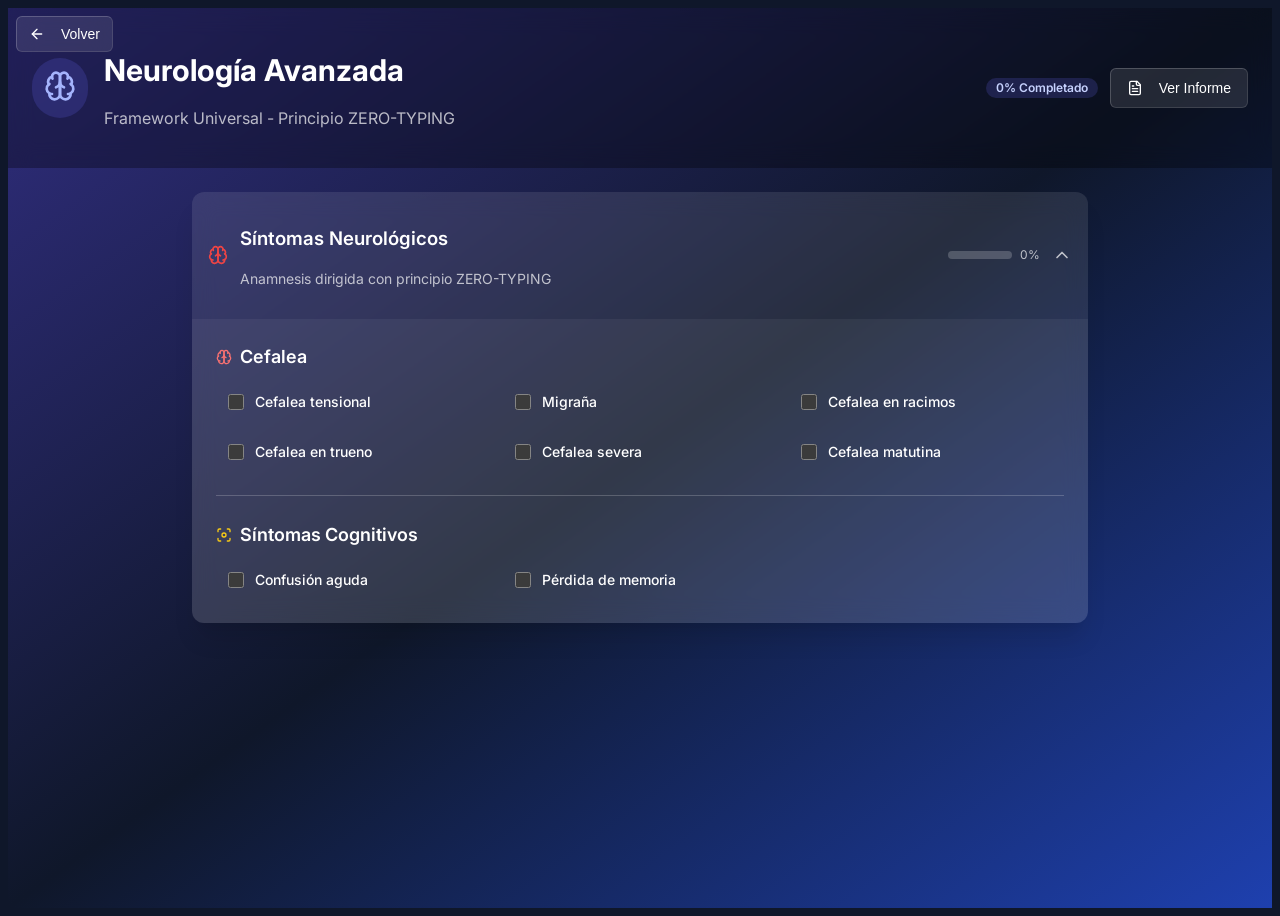
<file: html_inicial/medical-exams-v2.html>
<!DOCTYPE html>
<html lang="en" class="dark">
<head>
    <meta http-equiv="Content-Type" content="text/html; charset=UTF-8">
    <meta name="viewport" content="width=device-width, initial-scale=1.0, maximum-scale=1">
    <link rel="preconnect" href="https://fonts.googleapis.com/">
    <link rel="preconnect" href="https://fonts.gstatic.com/" crossorigin="">
    <link href="https://fonts.googleapis.com/css2?family=Architects+Daughter&family=DM+Sans:ital,opsz,wght@0,9..40,100..1000;1,9..40,100..1000&family=Fira+Code:wght@300..700&family=Geist+Mono:wght@100..900&family=Geist:wght@100..900&family=IBM+Plex+Mono:ital,wght@0,100;0,200;0,300;0,400;0,500;0,600;0,700;1,100;1,200;1,300;1,400;1,500;1,600;1,700&family=IBM+Plex+Sans:ital,wght@0,100..700;1,100..700&family=Inter:ital,opsz,wght@0,14..32,100..900;1,14..32,100..900&family=JetBrains+Mono:ital,wght@0,100..800;1,100..800&family=Libre+Baskerville:ital,wght@0,400;0,700;1,400&family=Lora:ital,wght@0,400..700;1,400..700&family=Merriweather:ital,opsz,wght@0,18..144,300..900;1,18..144,300..900&family=Montserrat:ital,wght@0,100..900;1,100..900&family=Open+Sans:ital,wght@0,300..800;1,300..800&family=Outfit:wght@100..900&family=Oxanium:wght@200..800&family=Playfair+Display:ital,wght@0,400..900;1,400..900&family=Plus+Jakarta+Sans:ital,wght@0,200..800;1,200..800&family=Poppins:ital,wght@0,100;0,200;0,300;0,400;0,500;0,600;0,700;0,800;0,900;1,100;1,200;1,300;1,400;1,500;1,600;1,700;1,800;1,900&family=Roboto+Mono:ital,wght@0,100..700;1,100..700&family=Roboto:ital,wght@0,100..900;1,100..900&family=Source+Code+Pro:ital,wght@0,200..900;1,200..900&family=Source+Serif+4:ital,opsz,wght@0,8..60,200..900;1,8..60,200..900&family=Space+Grotesk:wght@300..700&family=Space+Mono:ital,wght@0,400;0,700;1,400;1,700&display=swap" rel="stylesheet">
    <title>Neurología Avanzada - VITAL 2.0</title>
    <style>
        /* Tailwind CSS classes converted to inline styles for standalone HTML */
        .dark { color-scheme: dark; }
        .min-h-screen { min-height: 100vh; }
        .bg-gradient-to-br { background: linear-gradient(to bottom right, #312e81, #0f172a, #1e40af); }
        .backdrop-blur-md { backdrop-filter: blur(12px); }
        .bg-black\/30 { background-color: rgba(0, 0, 0, 0.3); }
        .border-b { border-bottom-width: 1px; }
        .border-white\/10 { border-color: rgba(255, 255, 255, 0.1); }
        .p-6 { padding: 1.5rem; }
        .max-w-7xl { max-width: 80rem; }
        .mx-auto { margin-left: auto; margin-right: auto; }
        .flex { display: flex; }
        .items-center { align-items: center; }
        .justify-between { justify-content: space-between; }
        .gap-4 { gap: 1rem; }
        .p-3 { padding: 0.75rem; }
        .bg-indigo-500\/20 { background-color: rgba(99, 102, 241, 0.2); }
        .rounded-full { border-radius: 9999px; }
        .border { border-width: 1px; }
        .border-indigo-500\/30 { border-color: rgba(99, 102, 241, 0.3); }
        .h-8 { height: 2rem; }
        .w-8 { width: 2rem; }
        .text-indigo-300 { color: #a5b4fc; }
        .text-3xl { font-size: 1.875rem; line-height: 2.25rem; }
        .font-bold { font-weight: 700; }
        .text-white { color: #ffffff; }
        .text-white\/70 { color: rgba(255, 255, 255, 0.7); }
        .gap-3 { gap: 0.75rem; }
        .inline-flex { display: inline-flex; }
        .rounded-full { border-radius: 9999px; }
        .px-2\.5 { padding-left: 0.625rem; padding-right: 0.625rem; }
        .py-0\.5 { padding-top: 0.125rem; padding-bottom: 0.125rem; }
        .text-xs { font-size: 0.75rem; line-height: 1rem; }
        .font-semibold { font-weight: 600; }
        .bg-indigo-500\/20 { background-color: rgba(99, 102, 241, 0.2); }
        .text-indigo-200 { color: #c7d2fe; }
        .border-indigo-500\/30 { border-color: rgba(99, 102, 241, 0.3); }
        .rounded-md { border-radius: 0.375rem; }
        .text-sm { font-size: 0.875rem; line-height: 1.25rem; }
        .font-medium { font-weight: 500; }
        .h-10 { height: 2.5rem; }
        .px-4 { padding-left: 1rem; padding-right: 1rem; }
        .py-2 { padding-top: 0.5rem; padding-bottom: 0.5rem; }
        .bg-white\/10 { background-color: rgba(255, 255, 255, 0.1); }
        .border-white\/20 { border-color: rgba(255, 255, 255, 0.2); }
        .hover\:bg-white\/20:hover { background-color: rgba(255, 255, 255, 0.2); }
        .w-4 { width: 1rem; }
        .h-4 { height: 1rem; }
        .mr-2 { margin-right: 0.5rem; }
        .gap-6 { gap: 1.5rem; }
        .transition-all { transition-property: all; }
        .duration-300 { transition-duration: 300ms; }
        .w-full { width: 100%; }
        .max-w-4xl { max-width: 56rem; }
        .space-y-4 > * + * { margin-top: 1rem; }
        .rounded-xl { border-radius: 0.75rem; }
        .shadow-xl { box-shadow: 0 20px 25px -5px rgba(0, 0, 0, 0.1), 0 10px 10px -5px rgba(0, 0, 0, 0.04); }
        .overflow-hidden { overflow: hidden; }
        .cursor-pointer { cursor: pointer; }
        .hover\:bg-white\/5:hover { background-color: rgba(255, 255, 255, 0.05); }
        .transition-colors { transition-property: color, background-color, border-color, text-decoration-color, fill, stroke; }
        .w-5 { width: 1.25rem; }
        .h-5 { height: 1.25rem; }
        .text-red-500 { color: #ef4444; }
        .text-white\/70 { color: rgba(255, 255, 255, 0.7); }
        .gap-2 { gap: 0.5rem; }
        .w-16 { width: 4rem; }
        .h-2 { height: 0.5rem; }
        .bg-white\/20 { background-color: rgba(255, 255, 255, 0.2); }
        .h-full { height: 100%; }
        .bg-gradient-to-r { background-image: linear-gradient(to right, var(--tw-gradient-stops)); }
        .from-indigo-400 { --tw-gradient-from: #818cf8; }
        .to-blue-500 { --tw-gradient-to: #3b82f6; }
        .border-t { border-top-width: 1px; }
        .bg-white\/5 { background-color: rgba(255, 255, 255, 0.05); }
        .space-y-6 > * + * { margin-top: 1.5rem; }
        .text-lg { font-size: 1.125rem; line-height: 1.75rem; }
        .mb-3 { margin-bottom: 0.75rem; }
        .text-red-400 { color: #f87171; }
        .grid { display: grid; }
        .grid-cols-1 { grid-template-columns: repeat(1, minmax(0, 1fr)); }
        .md\:grid-cols-2 { grid-template-columns: repeat(2, minmax(0, 1fr)); }
        .lg\:grid-cols-3 { grid-template-columns: repeat(3, minmax(0, 1fr)); }
        .space-x-2 > * + * { margin-left: 0.5rem; }
        .p-2 { padding: 0.5rem; }
        .rounded-lg { border-radius: 0.5rem; }
        .shrink-0 { flex-shrink: 0; }
        .rounded-sm { border-radius: 0.125rem; }
        .border-primary { border-color: #3b82f6; }
        .text-yellow-400 { color: #facc15; }
        .absolute { position: absolute; }
        .top-4 { top: 1rem; }
        .left-4 { left: 1rem; }
        .z-10 { z-index: 10; }
        .h-9 { height: 2.25rem; }
        .px-3 { padding-left: 0.75rem; padding-right: 0.75rem; }
        .fixed { position: fixed; }
        .top-0 { top: 0px; }
        .z-\[100\] { z-index: 100; }
        .max-h-screen { max-height: 100vh; }
        .flex-col-reverse { flex-direction: column-reverse; }
        .p-4 { padding: 1rem; }
        .sm\:bottom-0 { bottom: 0px; }
        .sm\:right-0 { right: 0px; }
        .sm\:top-auto { top: auto; }
        .sm\:flex-col { flex-direction: column; }
        .md\:max-w-\[420px\] { max-width: 420px; }
        .h-\[1px\] { height: 1px; }
        body { font-family: 'Inter', sans-serif; background: #0f172a; }
    </style>
</head>
<body>
    <div id="root">
        <div role="region" aria-label="Notifications (F8)" tabindex="-1" style="pointer-events: none;">
            <ol tabindex="-1" class="fixed top-0 z-[100] flex max-h-screen w-full flex-col-reverse p-4 sm:bottom-0 sm:right-0 sm:top-auto sm:flex-col md:max-w-[420px]"></ol>
        </div>
        <div>
            <div class="absolute top-4 left-4 z-10">
                <button class="inline-flex items-center justify-center gap-2 whitespace-nowrap text-sm font-medium ring-offset-background transition-colors focus-visible:outline-none focus-visible:ring-2 focus-visible:ring-ring focus-visible:ring-offset-2 disabled:pointer-events-none disabled:opacity-50 border hover:text-accent-foreground h-9 rounded-md px-3 bg-white/10 border-white/20 text-white hover:bg-white/20 backdrop-blur-md">
                    <svg xmlns="http://www.w3.org/2000/svg" width="24" height="24" viewBox="0 0 24 24" fill="none" stroke="currentColor" stroke-width="2" stroke-linecap="round" stroke-linejoin="round" class="lucide lucide-arrow-left w-4 h-4 mr-2">
                        <path d="m12 19-7-7 7-7"></path>
                        <path d="M19 12H5"></path>
                    </svg>
                    Volver
                </button>
            </div>
            <div class="min-h-screen bg-gradient-to-br from-indigo-900 via-slate-900 to-blue-800">
                <div class="backdrop-blur-md bg-black/30 border-b border-white/10 p-6">
                    <div class="max-w-7xl mx-auto">
                        <div class="flex items-center justify-between" style="opacity: 1; transform: none;">
                            <div class="flex items-center gap-4">
                                <div class="p-3 bg-indigo-500/20 rounded-full border border-indigo-500/30">
                                    <svg xmlns="http://www.w3.org/2000/svg" width="24" height="24" viewBox="0 0 24 24" fill="none" stroke="currentColor" stroke-width="2" stroke-linecap="round" stroke-linejoin="round" class="lucide lucide-brain h-8 w-8 text-indigo-300">
                                        <path d="M12 5a3 3 0 1 0-5.997.125 4 4 0 0 0-2.526 5.77 4 4 0 0 0 .556 6.588A4 4 0 1 0 12 18Z"></path>
                                        <path d="M12 5a3 3 0 1 1 5.997.125 4 4 0 0 1 2.526 5.77 4 4 0 0 1-.556 6.588A4 4 0 1 1 12 18Z"></path>
                                        <path d="M15 13a4.5 4.5 0 0 1-3-4 4.5 4.5 0 0 1-3 4"></path>
                                        <path d="M17.599 6.5a3 3 0 0 0 .399-1.375"></path>
                                        <path d="M6.003 5.125A3 3 0 0 0 6.401 6.5"></path>
                                        <path d="M3.477 10.896a4 4 0 0 1 .585-.396"></path>
                                        <path d="M19.938 10.5a4 4 0 0 1 .585.396"></path>
                                        <path d="M6 18a4 4 0 0 1-1.967-.516"></path>
                                        <path d="M19.967 17.484A4 4 0 0 1 18 18"></path>
                                    </svg>
                                </div>
                                <div>
                                    <h1 class="text-3xl font-bold text-white">Neurología Avanzada</h1>
                                    <p class="text-white/70">Framework Universal - Principio ZERO-TYPING</p>
                                </div>
                            </div>
                            <div class="flex items-center gap-3">
                                <div class="inline-flex items-center rounded-full px-2.5 py-0.5 text-xs font-semibold transition-colors focus:outline-none focus:ring-2 focus:ring-ring focus:ring-offset-2 hover:bg-primary/80 bg-indigo-500/20 text-indigo-200 border border-indigo-500/30">
                                    0% Completado
                                </div>
                                <button class="inline-flex items-center justify-center gap-2 whitespace-nowrap rounded-md text-sm font-medium ring-offset-background transition-colors focus-visible:outline-none focus-visible:ring-2 focus-visible:ring-ring focus-visible:ring-offset-2 disabled:pointer-events-none disabled:opacity-50 border hover:text-accent-foreground h-10 px-4 py-2 bg-white/10 border-white/20 text-white hover:bg-white/20">
                                    <svg xmlns="http://www.w3.org/2000/svg" width="24" height="24" viewBox="0 0 24 24" fill="none" stroke="currentColor" stroke-width="2" stroke-linecap="round" stroke-linejoin="round" class="lucide lucide-file-text w-4 h-4 mr-2">
                                        <path d="M15 2H6a2 2 0 0 0-2 2v16a2 2 0 0 0 2 2h12a2 2 0 0 0 2-2V7Z"></path>
                                        <path d="M14 2v4a2 2 0 0 0 2 2h4"></path>
                                        <path d="M10 9H8"></path>
                                        <path d="M16 13H8"></path>
                                        <path d="M16 17H8"></path>
                                    </svg>
                                    Ver Informe
                                </button>
                            </div>
                        </div>
                    </div>
                </div>
                <div class="flex gap-6 p-6">
                    <div class="transition-all duration-300 w-full max-w-4xl mx-auto">
                        <div class="space-y-4">
                            <div class="bg-white/10 backdrop-blur-md rounded-xl border border-white/20 shadow-xl overflow-hidden" style="opacity: 1; transform: none;">
                                <div class="p-4 cursor-pointer hover:bg-white/5 transition-colors">
                                    <div class="flex items-center justify-between">
                                        <div class="flex items-center gap-3">
                                            <svg xmlns="http://www.w3.org/2000/svg" width="24" height="24" viewBox="0 0 24 24" fill="none" stroke="currentColor" stroke-width="2" stroke-linecap="round" stroke-linejoin="round" class="lucide lucide-brain w-5 h-5 text-red-500">
                                                <path d="M12 5a3 3 0 1 0-5.997.125 4 4 0 0 0-2.526 5.77 4 4 0 0 0 .556 6.588A4 4 0 1 0 12 18Z"></path>
                                                <path d="M12 5a3 3 0 1 1 5.997.125 4 4 0 0 1 2.526 5.77 4 4 0 0 1-.556 6.588A4 4 0 1 1 12 18Z"></path>
                                                <path d="M15 13a4.5 4.5 0 0 1-3-4 4.5 4.5 0 0 1-3 4"></path>
                                                <path d="M17.599 6.5a3 3 0 0 0 .399-1.375"></path>
                                                <path d="M6.003 5.125A3 3 0 0 0 6.401 6.5"></path>
                                                <path d="M3.477 10.896a4 4 0 0 1 .585-.396"></path>
                                                <path d="M19.938 10.5a4 4 0 0 1 .585.396"></path>
                                                <path d="M6 18a4 4 0 0 1-1.967-.516"></path>
                                                <path d="M19.967 17.484A4 4 0 0 1 18 18"></path>
                                            </svg>
                                            <div>
                                                <h3 class="font-semibold text-white">Síntomas Neurológicos</h3>
                                                <p class="text-sm text-white/70">Anamnesis dirigida con principio ZERO-TYPING</p>
                                            </div>
                                        </div>
                                        <div class="flex items-center gap-3">
                                            <div class="flex items-center gap-2">
                                                <div class="w-16 h-2 bg-white/20 rounded-full overflow-hidden">
                                                    <div class="h-full bg-gradient-to-r from-indigo-400 to-blue-500 transition-all" style="width: 0%;"></div>
                                                </div>
                                                <span class="text-xs text-white/70">0%</span>
                                            </div>
                                            <svg xmlns="http://www.w3.org/2000/svg" width="24" height="24" viewBox="0 0 24 24" fill="none" stroke="currentColor" stroke-width="2" stroke-linecap="round" stroke-linejoin="round" class="lucide lucide-chevron-up w-5 h-5 text-white/70">
                                                <path d="m18 15-6-6-6 6"></path>
                                            </svg>
                                        </div>
                                    </div>
                                </div>
                                <div style="height: auto; opacity: 1;">
                                    <div class="p-6 border-t border-white/10 bg-white/5">
                                        <div class="space-y-6">
                                            <div>
                                                <label class="peer-disabled:cursor-not-allowed peer-disabled:opacity-70 text-white font-semibold text-lg mb-3 flex items-center gap-2">
                                                    <svg xmlns="http://www.w3.org/2000/svg" width="24" height="24" viewBox="0 0 24 24" fill="none" stroke="currentColor" stroke-width="2" stroke-linecap="round" stroke-linejoin="round" class="lucide lucide-brain w-4 h-4 text-red-400">
                                                        <path d="M12 5a3 3 0 1 0-5.997.125 4 4 0 0 0-2.526 5.77 4 4 0 0 0 .556 6.588A4 4 0 1 0 12 18Z"></path>
                                                        <path d="M12 5a3 3 0 1 1 5.997.125 4 4 0 0 1 2.526 5.77 4 4 0 0 1-.556 6.588A4 4 0 1 1 12 18Z"></path>
                                                        <path d="M15 13a4.5 4.5 0 0 1-3-4 4.5 4.5 0 0 1-3 4"></path>
                                                        <path d="M17.599 6.5a3 3 0 0 0 .399-1.375"></path>
                                                        <path d="M6.003 5.125A3 3 0 0 0 6.401 6.5"></path>
                                                        <path d="M3.477 10.896a4 4 0 0 1 .585-.396"></path>
                                                        <path d="M19.938 10.5a4 4 0 0 1 .585.396"></path>
                                                        <path d="M6 18a4 4 0 0 1-1.967-.516"></path>
                                                        <path d="M19.967 17.484A4 4 0 0 1 18 18"></path>
                                                    </svg>
                                                    Cefalea
                                                </label>
                                                <div class="grid grid-cols-1 md:grid-cols-2 lg:grid-cols-3 gap-3">
                                                    <div class="flex items-center space-x-2 p-2 rounded-lg hover:bg-white/5">
                                                        <input type="checkbox" id="headache-tensional" class="peer h-4 w-4 shrink-0 rounded-sm border border-primary">
                                                        <label class="font-medium text-white text-sm cursor-pointer" for="headache-tensional">Cefalea tensional</label>
                                                    </div>
                                                    <div class="flex items-center space-x-2 p-2 rounded-lg hover:bg-white/5">
                                                        <input type="checkbox" id="headache-migraña" class="peer h-4 w-4 shrink-0 rounded-sm border border-primary">
                                                        <label class="font-medium text-white text-sm cursor-pointer" for="headache-migraña">Migraña</label>
                                                    </div>
                                                    <div class="flex items-center space-x-2 p-2 rounded-lg hover:bg-white/5">
                                                        <input type="checkbox" id="headache-racimos" class="peer h-4 w-4 shrink-0 rounded-sm border border-primary">
                                                        <label class="font-medium text-white text-sm cursor-pointer" for="headache-racimos">Cefalea en racimos</label>
                                                    </div>
                                                    <div class="flex items-center space-x-2 p-2 rounded-lg hover:bg-white/5">
                                                        <input type="checkbox" id="headache-trueno" class="peer h-4 w-4 shrink-0 rounded-sm border border-primary">
                                                        <label class="font-medium text-white text-sm cursor-pointer" for="headache-trueno">Cefalea en trueno</label>
                                                    </div>
                                                    <div class="flex items-center space-x-2 p-2 rounded-lg hover:bg-white/5">
                                                        <input type="checkbox" id="headache-severa" class="peer h-4 w-4 shrink-0 rounded-sm border border-primary">
                                                        <label class="font-medium text-white text-sm cursor-pointer" for="headache-severa">Cefalea severa</label>
                                                    </div>
                                                    <div class="flex items-center space-x-2 p-2 rounded-lg hover:bg-white/5">
                                                        <input type="checkbox" id="headache-matutina" class="peer h-4 w-4 shrink-0 rounded-sm border border-primary">
                                                        <label class="font-medium text-white text-sm cursor-pointer" for="headache-matutina">Cefalea matutina</label>
                                                    </div>
                                                </div>
                                            </div>
                                            <div class="h-[1px] w-full border-white/20" style="border-top: 1px solid rgba(255, 255, 255, 0.2);"></div>
                                            <div>
                                                <label class="peer-disabled:cursor-not-allowed peer-disabled:opacity-70 text-white font-semibold text-lg mb-3 flex items-center gap-2">
                                                    <svg xmlns="http://www.w3.org/2000/svg" width="24" height="24" viewBox="0 0 24 24" fill="none" stroke="currentColor" stroke-width="2" stroke-linecap="round" stroke-linejoin="round" class="lucide lucide-focus w-4 h-4 text-yellow-400">
                                                        <circle cx="12" cy="12" r="3"></circle>
                                                        <path d="M3 7V5a2 2 0 0 1 2-2h2"></path>
                                                        <path d="M17 3h2a2 2 0 0 1 2 2v2"></path>
                                                        <path d="M21 17v2a2 2 0 0 1-2 2h-2"></path>
                                                        <path d="M7 21H5a2 2 0 0 1-2-2v-2"></path>
                                                    </svg>
                                                    Síntomas Cognitivos
                                                </label>
                                                <div class="grid grid-cols-1 md:grid-cols-2 lg:grid-cols-3 gap-3">
                                                    <div class="flex items-center space-x-2 p-2 rounded-lg hover:bg-white/5">
                                                        <input type="checkbox" id="cognitive-confusion" class="peer h-4 w-4 shrink-0 rounded-sm border border-primary">
                                                        <label class="font-medium text-white text-sm cursor-pointer" for="cognitive-confusion">Confusión aguda</label>
                                                    </div>
                                                    <div class="flex items-center space-x-2 p-2 rounded-lg hover:bg-white/5">
                                                        <input type="checkbox" id="cognitive-memory" class="peer h-4 w-4 shrink-0 rounded-sm border border-primary">
                                                        <label class="font-medium text-white text-sm cursor-pointer" for="cognitive-memory">Pérdida de memoria</label>
                                                    </div>
                                                </div>
                                            </div>
                                        </div>
                                    </div>
                                </div>
                            </div>
                        </div>
                    </div>
                </div>
            </div>
        </div>
    </div>
</body>
</html>
</file>
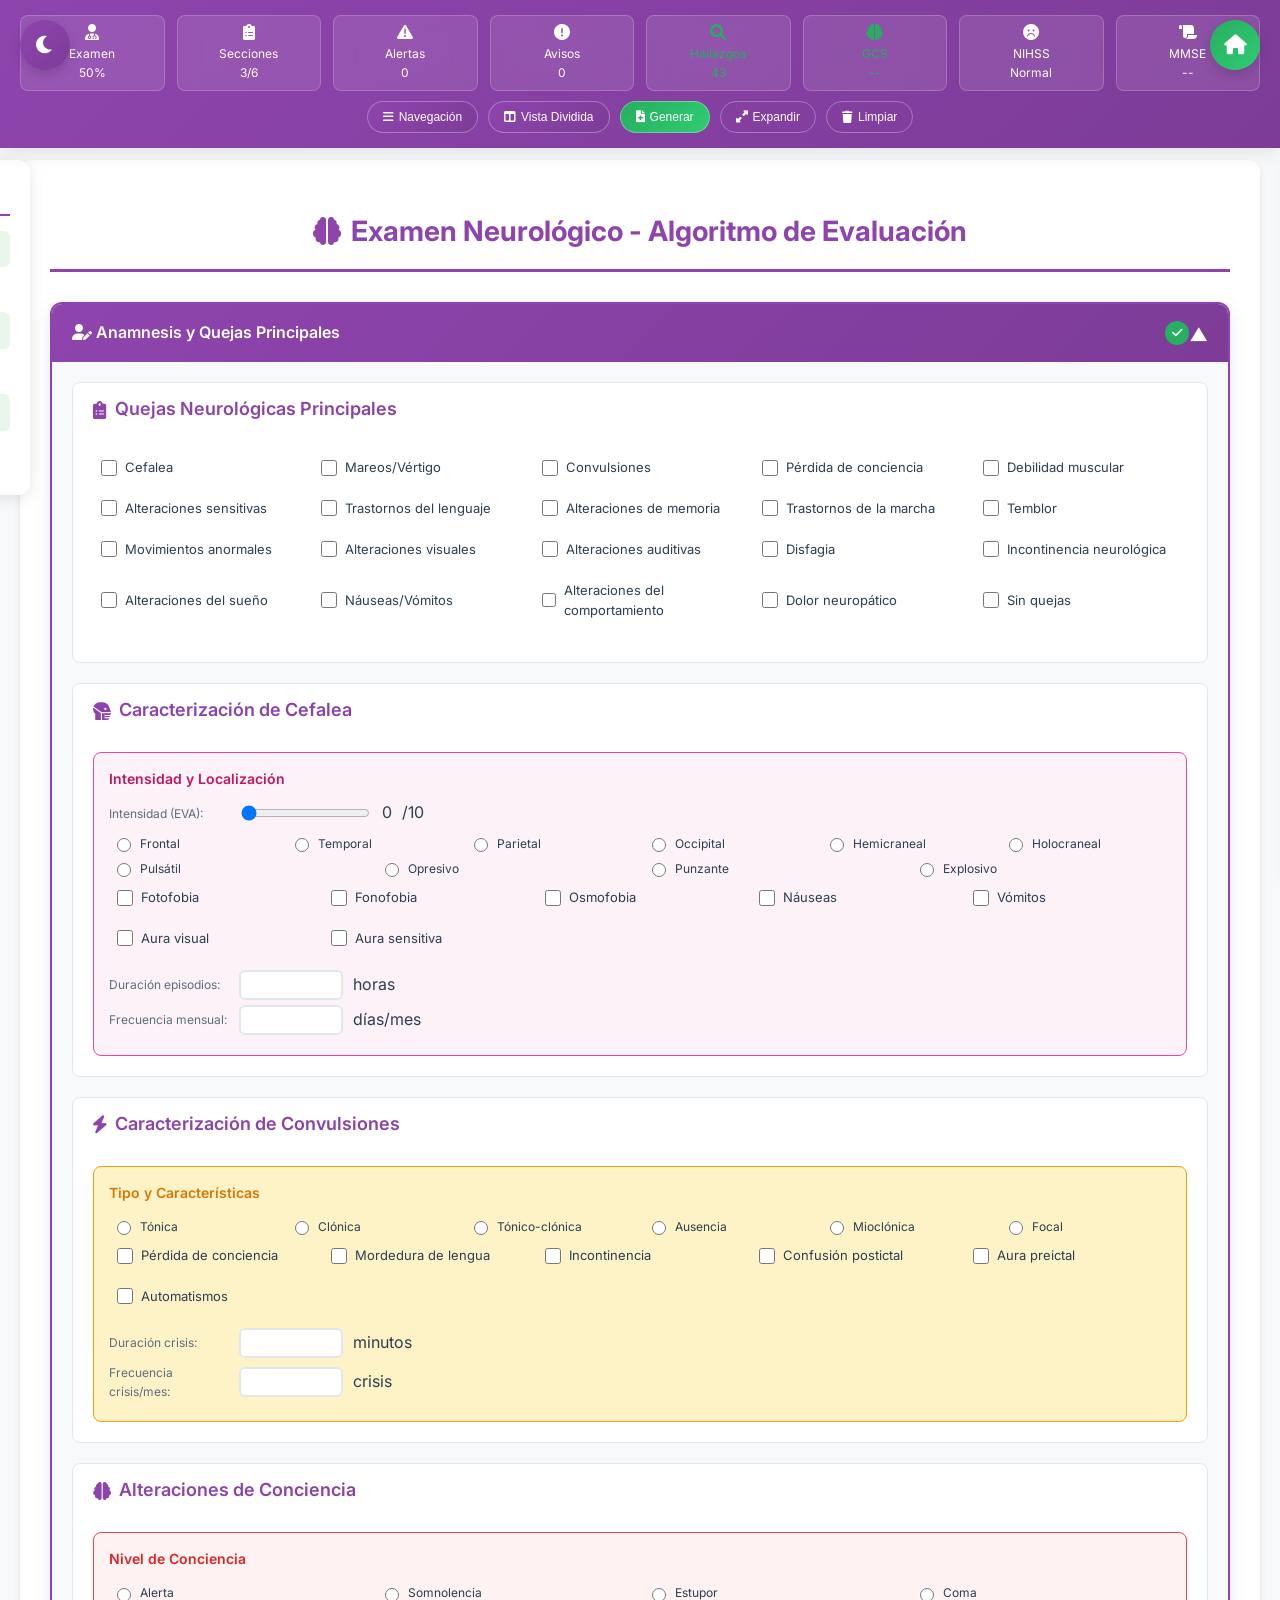
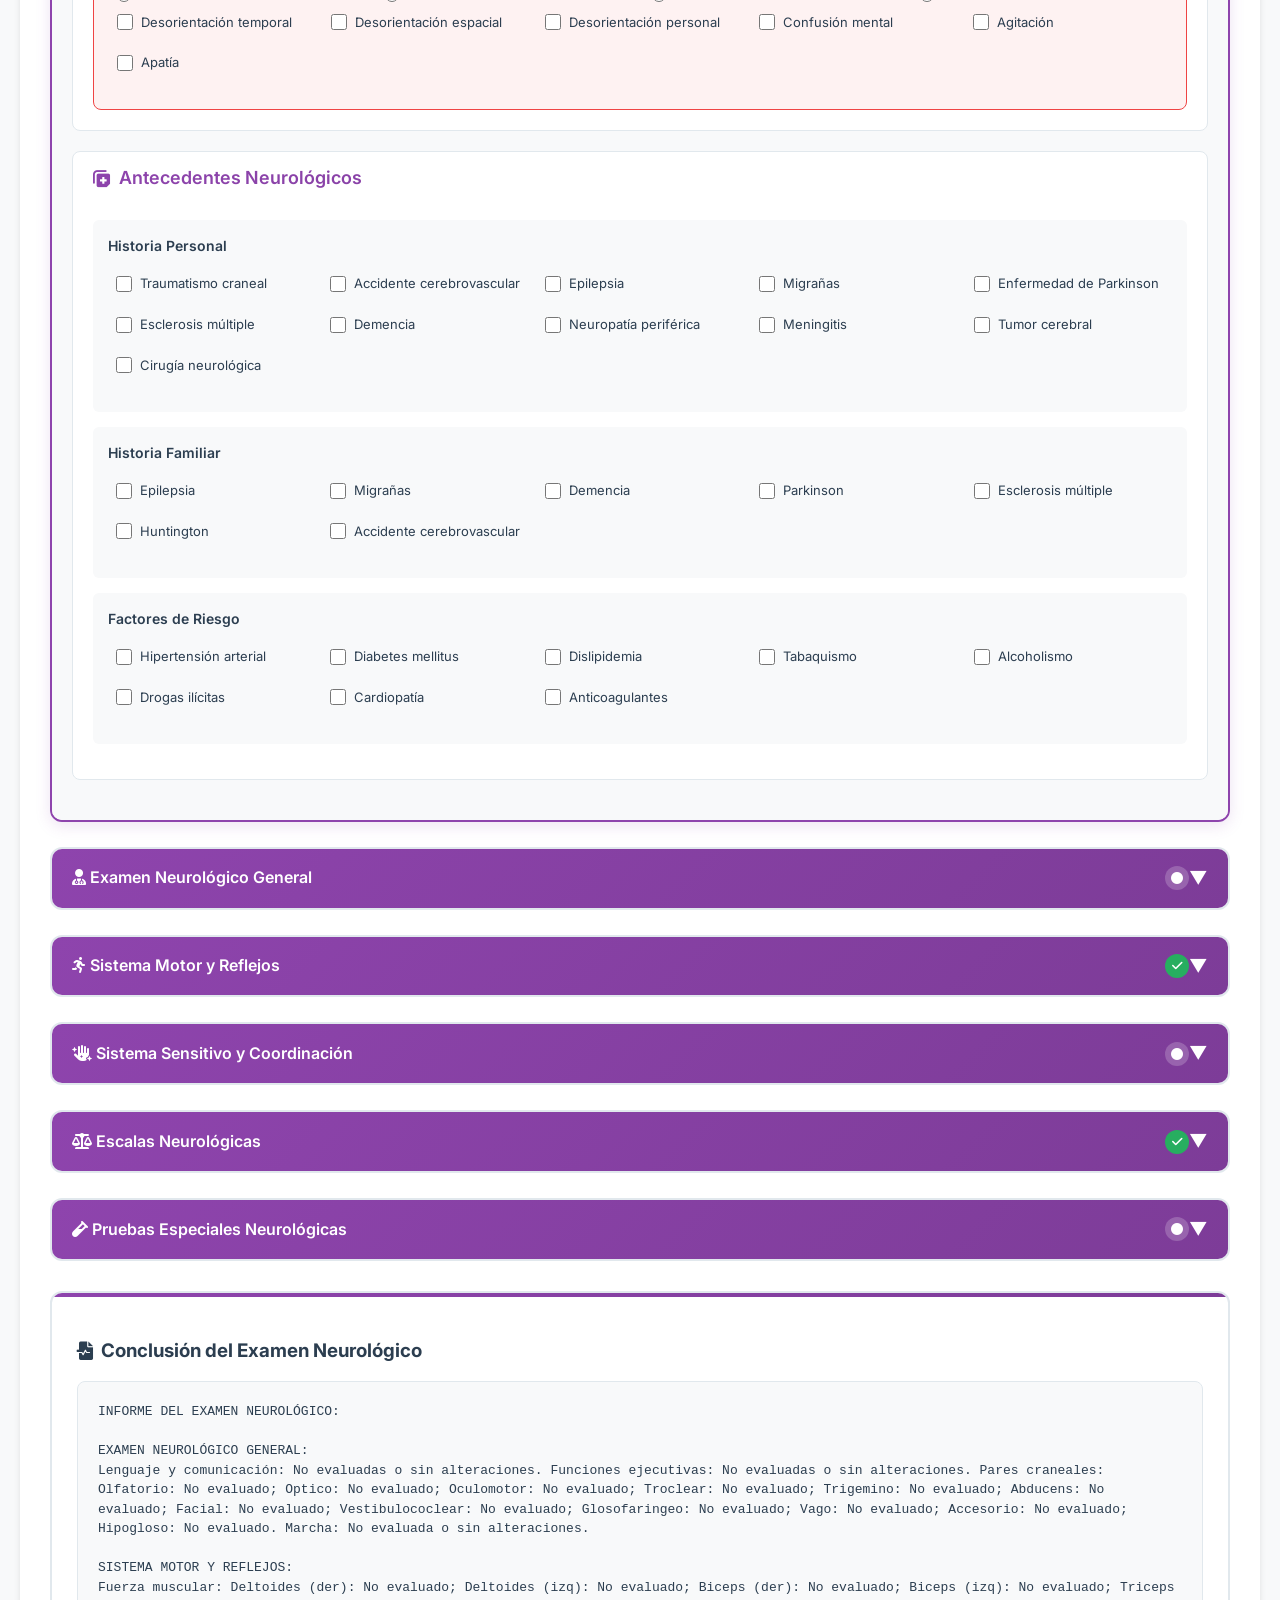
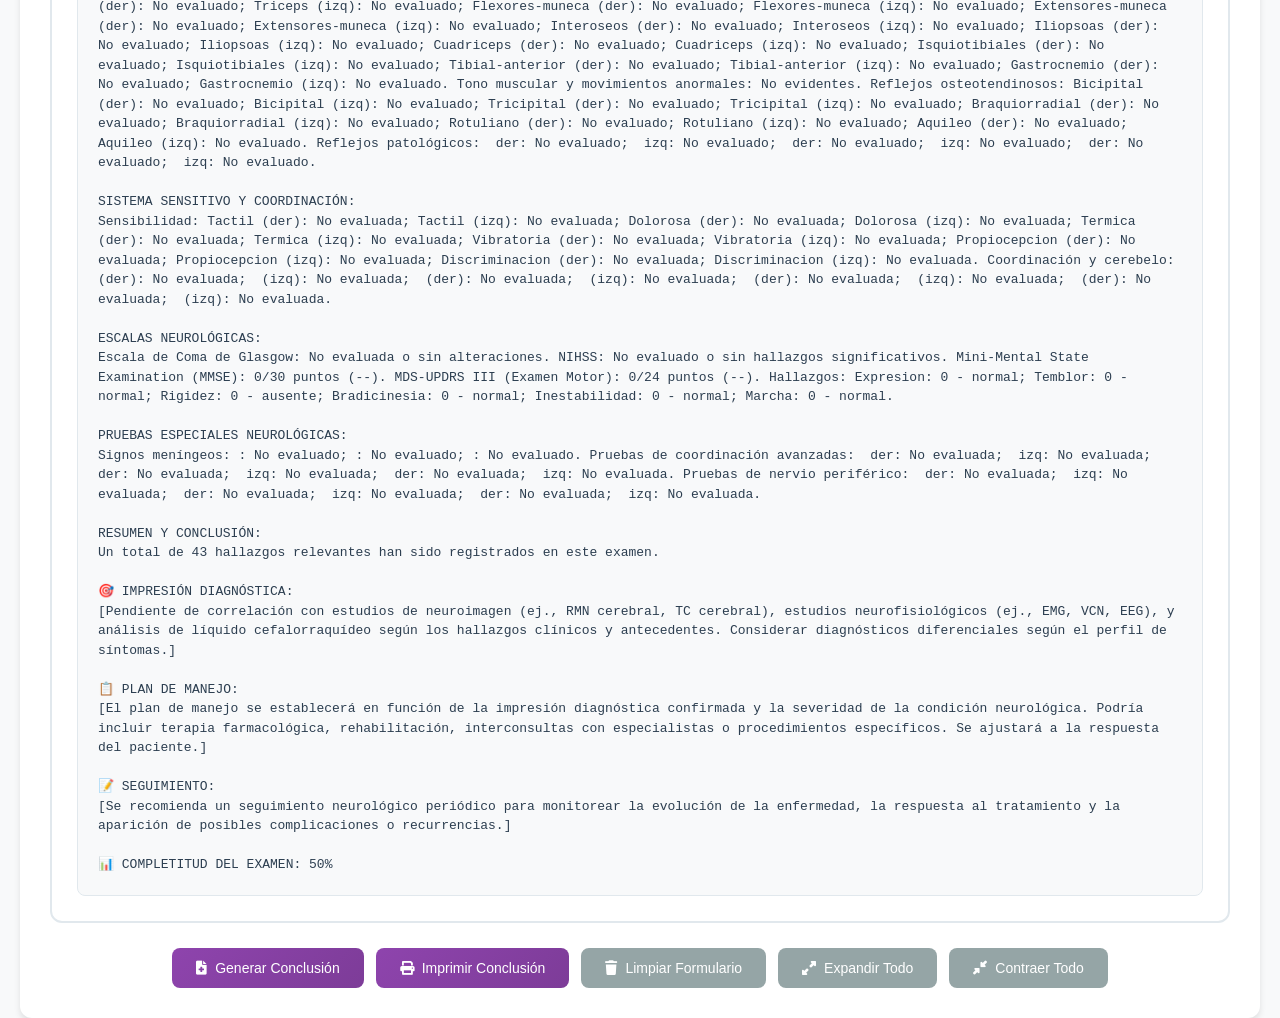
<file: html_inicial/neurology_exam.html>
<!DOCTYPE html>
<html lang="es">
<head>
    <meta charset="UTF-8">
    <meta name="viewport" content="width=device-width, initial-scale=1.0">
    <title>Examen Neurológico - Algoritmo de Evaluación</title>
    <link href="https://fonts.googleapis.com/css2?family=Inter:wght@400;500;600;700&display=swap" rel="stylesheet">
    <link href="https://cdnjs.cloudflare.com/ajax/libs/font-awesome/6.0.0/css/all.min.css" rel="stylesheet">
    <style>
        /* Variables CSS para una paleta de colores consistente y modo oscuro */
        :root {
            --primary-color: #8e44ad; /* Un morado para neurología */
            --primary-gradient: linear-gradient(135deg, #8e44ad 0%, #7d3c98 100%);
            --secondary-color: #27ae60; /* Verde para éxito/normalidad */
            --secondary-gradient: linear-gradient(135deg, #27ae60 0%, #2ecc71 100%);
            --alert-color: #e74c3c; /* Rojo para alertas */
            --warning-color: #f39c12; /* Naranja para advertencias */
            --info-color: #3498db; /* Un azul para elementos de información (ej., Cranial Nerves) */
            --light-bg: #f8f9fa; /* Fondo claro general */
            --card-bg: #ffffff; /* Fondo de tarjetas/contenedores en modo claro */
            --dark-bg: #1a1a1a; /* Fondo oscuro general */
            --dark-card: #3d3d3d; /* Fondo de tarjetas/contenedores en modo oscuro */
            --text-color: #2c3e50; /* Color de texto predeterminado */
            --light-text-color: #ffffff; /* Color de texto para fondos oscuros */
            --border-color: #e1e8ed; /* Color de borde predeterminado */
            --primary-color-rgb: 142, 68, 173; /* Componentes RGB del color primario para sombras */
        }

        /* Estilos para el modo oscuro */
        [data-theme="dark"] {
            --light-bg: var(--dark-bg);
            --card-bg: var(--dark-card);
            --text-color: var(--light-text-color);
            --border-color: #555;
            --primary-gradient: linear-gradient(135deg, #7d3c98 0%, #8e44ad 100%); /* Ajustar para contraste en oscuro */
            --secondary-gradient: linear-gradient(135deg, #20c997 0%, #28a745 100%);
            --alert-gradient: linear-gradient(135deg, #c0392b 0%, #e74c3c 100%);
            --warning-gradient: linear-gradient(135deg, #e67e22 0%, #f39c12 100%);

            /* Asegurar que los fondos claros específicos también se ajusten */
            .headache-assessment, .seizure-assessment, .consciousness-assessment, .severity-section, .cranial-nerves, .motor-assessment, .score-calculation, .reflexes-assessment, .cognitive-assessment, .gait-assessment {
                background-color: var(--dark-card);
                border-color: var(--border-color);
            }
             .headache-assessment h4 { color: #ec4899; } /* Mantener colores específicos */
             .seizure-assessment h4 { color: #f59e0b; }
             .consciousness-assessment h4 { color: #ef4444; }
             .severity-section h4 { color: #e74c3c; }
             .cranial-nerves h4 { color: #3b82f6; }
             .motor-assessment h4 { color: #22c55e; }
             .score-calculation h4 { color: #4caf50; }
             .reflexes-assessment h4 { color: #f97316; }
             .cognitive-assessment h4 { color: #64748b; }
             .gait-assessment h4 { color: #a855f7; }
        }

        body {
            font-family: 'Inter', 'Segoe UI', Tahoma, Geneva, Verdana, sans-serif;
            max-width: 1600px;
            margin: 0 auto;
            padding-top: 160px; /* Espacio para el dashboard fijo */
            background-color: var(--light-bg);
            line-height: 1.6;
            color: var(--text-color); /* Usar variable de color de texto */
            transition: all 0.3s ease;
        }
        
        /* 🌙 TOGGLE DE TEMA */
        .theme-toggle {
            position: fixed;
            top: 20px;
            left: 20px;
            background: var(--primary-gradient);
            color: white;
            border: none;
            border-radius: 50%;
            width: 50px;
            height: 50px;
            font-size: 20px;
            cursor: pointer;
            z-index: 1001;
            box-shadow: 0 4px 12px rgba(0,0,0,0.15);
            transition: all 0.3s ease;
        }
        .theme-toggle:hover {
            transform: scale(1.1);
            box-shadow: 0 6px 20px rgba(0,0,0,0.2);
        }

        /* 🏠 BOTÓN HOME */
        .home-button {
            position: fixed;
            top: 20px;
            right: 20px;
            background: var(--secondary-gradient); /* Usar secondary para Home */
            color: white;
            border: none;
            border-radius: 50%;
            width: 50px;
            height: 50px;
            font-size: 20px;
            display: flex;
            justify-content: center;
            align-items: center;
            text-decoration: none;
            box-shadow: 0 4px 12px rgba(0,0,0,0.15);
            z-index: 1001;
            transition: all 0.3s ease;
        }
        .home-button:hover {
            transform: scale(1.1);
            box-shadow: 0 6px 20px rgba(0,0,0,0.2);
        }

        /* 🎪 DASHBOARD SUPERIOR FIJO */
        .dashboard-fixed {
            position: fixed;
            top: 0;
            left: 0;
            right: 0;
            background: var(--primary-gradient);
            backdrop-filter: blur(10px);
            z-index: 1000;
            box-shadow: 0 4px 20px rgba(0,0,0,0.1);
        }

        .dashboard-content {
            max-width: 1600px;
            margin: 0 auto;
            padding: 15px 20px;
        }

        .dashboard-grid {
            display: grid;
            grid-template-columns: repeat(auto-fit, minmax(100px, 1fr)); /* Ajustado para más items */
            gap: 12px;
            margin-bottom: 10px;
        }

        .dashboard-item {
            background: rgba(255,255,255,0.1);
            border-radius: 8px;
            padding: 8px 12px;
            backdrop-filter: blur(10px);
            border: 1px solid rgba(255,255,255,0.2);
            transition: all 0.3s ease;
            color: white;
            text-align: center;
            font-size: 12px;
        }

        .dashboard-item:hover {
            background: rgba(255,255,255,0.2);
            transform: translateY(-2px);
        }

        .dashboard-item i {
            font-size: 16px;
            margin-bottom: 4px;
            display: block;
        }

        .dashboard-alert {
            color: var(--alert-color) !important;
            animation: pulse 2s infinite;
        }

        .dashboard-warning {
            color: var(--warning-color) !important;
        }

        .dashboard-normal {
            color: var(--secondary-color) !important; /* Usar secondary-color para normal */
        }

        /* 🎛️ CONTROLES SUPERIORES */
        .control-bar {
            display: flex;
            gap: 10px;
            justify-content: center;
            flex-wrap: wrap;
        }

        .control-btn {
            padding: 8px 15px;
            border: none;
            border-radius: 20px;
            cursor: pointer;
            font-size: 12px;
            transition: all 0.3s ease;
            backdrop-filter: blur(10px);
            border: 1px solid rgba(255,255,255,0.3);
            color: white;
            text-decoration: none;
            display: flex;
            align-items: center;
            gap: 5px;
        }

        .control-btn:hover {
            transform: translateY(-2px);
            box-shadow: 0 4px 15px rgba(142, 68, 173, 0.4); /* Sombra basada en primary-color */
        }

        .btn-primary { background: var(--primary-gradient); }
        .btn-success { background: var(--secondary-gradient); }
        .btn-warning { background: var(--warning-gradient); }
        .btn-danger { background: var(--alert-gradient); }


        /* 🎯 PANEL LATERAL DE NAVEGACIÓN */
        .nav-panel {
            position: fixed;
            left: 20px;
            top: 160px;
            width: 250px;
            background: var(--card-bg);
            border-radius: 12px;
            box-shadow: 0 4px 15px rgba(0,0,0,0.1);
            padding: 20px;
            max-height: calc(100vh - 180px);
            overflow-y: auto;
            z-index: 998;
            transform: translateX(-280px); /* Inicialmente fuera de vista */
            transition: transform 0.3s ease;
        }

        .nav-panel.open {
            transform: translateX(0);
        }

        .nav-panel h3 {
            margin: 0 0 15px 0;
            color: var(--primary-color);
            font-size: 16px;
            border-bottom: 2px solid var(--primary-color);
            padding-bottom: 8px;
            display: flex;
            align-items: center;
            gap: 8px;
        }

        .nav-item {
            display: flex;
            align-items: center;
            gap: 10px;
            padding: 8px 12px;
            margin: 4px 0;
            border-radius: 6px;
            cursor: pointer;
            transition: all 0.3s ease;
            font-size: 13px;
        }

        .nav-item:hover {
            background: rgba(142, 68, 173, 0.1); /* Ligero hover con color primario */
        }

        .nav-item.completed {
            background: rgba(40, 167, 69, 0.1); /* Fondo verde claro para completado */
            color: var(--secondary-color);
        }

        .nav-item.completed i {
            color: var(--secondary-color);
        }

        .nav-item i {
            width: 16px;
            text-align: center;
        }

        /* 📊 PANEL LATERAL STICKY - FUNCIONALIDAD PRINCIPAL */
        .sticky-panel {
            position: fixed;
            top: 160px;
            right: -420px; /* Fuera de pantalla por defecto */
            width: 400px;
            height: calc(100vh - 180px);
            background: var(--card-bg);
            border-radius: 12px 0 0 12px;
            box-shadow: -4px 0 20px rgba(0,0,0,0.15);
            z-index: 997;
            transition: right 0.4s cubic-bezier(0.25, 0.46, 0.45, 0.94);
            overflow: hidden;
            border: 2px solid var(--primary-color);
        }

        .sticky-panel.active {
            right: 0;
        }

        .sticky-header {
            background: var(--primary-gradient);
            color: white;
            padding: 15px 20px;
            display: flex;
            justify-content: space-between;
            align-items: center;
            font-weight: 600;
            font-size: 14px;
        }

        .sticky-controls {
            display: flex;
            gap: 8px;
        }

        .sticky-btn {
            background: rgba(255,255,255,0.2);
            border: none;
            color: white;
            border-radius: 4px;
            padding: 6px 10px;
            cursor: pointer;
            font-size: 12px;
            transition: all 0.3s ease;
            display: flex;
            align-items: center;
            gap: 4px;
        }

        .sticky-btn:hover {
            background: rgba(255,255,255,0.3);
            transform: scale(1.05);
        }

        .sticky-content {
            padding: 20px;
            height: calc(100% - 70px);
            overflow-y: auto;
            font-family: 'Courier New', monospace;
            font-size: 11px;
            line-height: 1.4;
            white-space: pre-wrap;
            background: var(--light-bg);
            color: var(--text-color);
        }

        .update-indicator {
            position: absolute;
            top: 50%;
            left: 50%;
            transform: translate(-50%, -50%);
            background: var(--primary-gradient);
            color: white;
            padding: 10px 20px;
            border-radius: 20px;
            display: none;
            align-items: center;
            gap: 8px;
            font-size: 12px;
            z-index: 10;
        }

        .update-indicator.active {
            display: flex;
        }

        .spinner {
            width: 16px;
            height: 16px;
            border: 2px solid rgba(255,255,255,0.3);
            border-top: 2px solid white;
            border-radius: 50%;
            animation: spin 1s linear infinite;
        }

        @keyframes spin {
            0% { transform: rotate(0deg); }
            100% { transform: rotate(360deg); }
        }

        /* Notificación de copia */
        .copy-notification {
            position: fixed;
            top: 200px;
            right: 20px;
            background: var(--secondary-color); /* Color de éxito */
            color: white;
            padding: 10px 20px;
            border-radius: 8px;
            font-size: 12px;
            font-weight: 500;
            opacity: 0;
            transform: translateX(100px);
            transition: all 0.3s ease;
            z-index: 1002;
            display: flex;
            align-items: center;
            gap: 8px;
        }

        .copy-notification.show {
            opacity: 1;
            transform: translateX(0);
        }

        /* Ajustar contenido principal cuando paneles están activos */
        .split-view-nav-active .main-container {
            margin-left: 290px;
            transition: margin-left 0.4s cubic-bezier(0.25, 0.46, 0.45, 0.94);
        }
        .split-view-sticky-active .main-container {
            margin-right: 420px;
            transition: margin-right 0.4s cubic-bezier(0.25, 0.46, 0.45, 0.94);
        }
        /* Cuando ambos están activos */
        .split-view-nav-active.split-view-sticky-active .main-container {
             margin-left: 290px;
             margin-right: 420px;
        }

        .main-container {
            background: var(--card-bg);
            border-radius: 12px;
            box-shadow: 0 4px 6px rgba(0,0,0,0.1);
            padding: 30px;
            margin: 0 20px; /* Margen por defecto */
            transition: all 0.3s ease;
        }
        
        h1 {
            color: var(--primary-color); /* Usar variable de color */
            text-align: center;
            margin-bottom: 30px;
            font-size: 28px;
            border-bottom: 3px solid var(--primary-color); /* Usar variable de color */
            padding-bottom: 15px;
            display: flex;
            align-items: center;
            justify-content: center;
            gap: 10px;
        }
        
        /* ✅ SECCIONES MEJORADAS */
        .section {
            margin-bottom: 25px;
            border: 2px solid var(--border-color); /* Usar variable de color de borde */
            border-radius: 12px; /* Más redondeado */
            overflow: hidden;
            transition: all 0.3s ease;
            background: var(--card-bg); /* Fondo de la tarjeta */
        }
        
        .section.active {
            border-color: var(--primary-color);
            box-shadow: 0 4px 15px rgba(var(--primary-color-rgb), 0.15); /* Sombra más dinámica */
        }
        
        .section-header {
            background: var(--primary-gradient); /* Degradado primario */
            color: white;
            padding: 15px 20px;
            cursor: pointer;
            font-weight: 600;
            font-size: 16px;
            display: flex;
            justify-content: space-between;
            align-items: center;
            transition: all 0.3s ease; /* Transición para hover */
        }
        
        .section-header:hover {
            box-shadow: inset 0 0 20px rgba(255,255,255,0.1); /* Efecto de luz interior en hover */
        }
        
        .section-header .arrow {
            transition: transform 0.3s ease;
            font-size: 18px;
        }
        
        .section-header.expanded .arrow {
            transform: rotate(180deg);
        }

        .section-header .completion-badge {
            background: rgba(255,255,255,0.2);
            border-radius: 50%;
            width: 24px;
            height: 24px;
            display: flex;
            align-items: center;
            justify-content: center;
            font-size: 12px;
            margin-left: 10px;
        }

        .section-header .completion-badge.completed {
            background: var(--secondary-color); /* Fondo verde para completado */
        }
        
        .section-content {
            max-height: 0;
            overflow: hidden;
            transition: max-height 0.5s ease-in-out;
            background: var(--light-bg); /* Fondo de contenido de sección */
            color: var(--text-color);
        }
        
        .section-content.expanded {
            padding: 20px;
        }

        /* Animación de entrada de contenido */
        .section-content.expanded .slide-in {
            animation: slideIn 0.3s ease forwards;
        }
        @keyframes slideIn {
            from { transform: translateY(-10px); opacity: 0; }
            to { transform: translateY(0); opacity: 1; }
        }
        
        /* 📋 CONTENEDORES DE EXAMEN MEJORADOS */
        .exam-container {
            background: var(--card-bg);
            border: 1px solid var(--border-color);
            border-radius: 8px;
            padding: 20px;
            margin-bottom: 20px;
            transition: all 0.3s ease; /* Transición para hover */
        }

        .exam-container:hover {
            box-shadow: 0 2px 10px rgba(0,0,0,0.05);
        }
        
        .exam-header {
            font-size: 18px;
            font-weight: 600;
            background: var(--primary-gradient); /* Degradado primario */
            -webkit-background-clip: text;
            -webkit-text-fill-color: transparent;
            background-clip: text;
            margin: -20px -20px 15px -20px; /* Margen para superponerse */
            padding: 12px 20px;
            border-radius: 8px 8px 0 0;
            display: flex;
            align-items: center;
            gap: 8px;
        }
        
        .exam-section {
            background: var(--light-bg); /* Fondo ligero para sub-secciones */
            border-radius: 6px;
            padding: 15px;
            margin-bottom: 15px;
            transition: all 0.3s ease;
        }
        
        .exam-section h4 {
            color: var(--text-color);
            margin: 0 0 10px 0;
            font-size: 14px;
            font-weight: 600;
            display: flex;
            align-items: center;
            gap: 8px;
        }

        .sub-header {
            color: var(--primary-color);
            margin: 15px 0 8px 0;
            font-size: 13px;
            font-weight: 600;
            text-transform: uppercase;
            letter-spacing: 0.5px;
        }
        
        /* ✅ GRID DE CHECKBOXES MEJORADO */
        .checkbox-grid {
            display: grid;
            grid-template-columns: repeat(auto-fit, minmax(200px, 1fr));
            gap: 8px;
            margin-bottom: 15px;
        }
        
        .checkbox-item {
            display: flex;
            align-items: center;
            gap: 8px;
            padding: 6px 8px; /* Más padding */
            border-radius: 4px;
            transition: all 0.3s ease;
        }

        .checkbox-item:hover {
            background: rgba(142, 68, 173, 0.05); /* Ligero hover con color primario */
        }
        
        .checkbox-item input[type="checkbox"],
        .checkbox-item input[type="radio"] {
            width: 16px;
            height: 16px;
            margin: 0;
            accent-color: var(--secondary-color); /* Color de acento para checkboxes */
        }
        
        .checkbox-item label {
            font-size: 13px;
            color: var(--text-color);
            cursor: pointer;
            transition: color 0.3s ease;
        }

        .checkbox-item input:checked + label {
            color: var(--secondary-color); /* Color de texto cuando marcado */
            font-weight: 500;
        }
        
        /* 🎨 ELEMENTOS VISUALES DISTINTIVOS */
        .measurement {
            display: flex;
            align-items: center;
            gap: 10px;
            margin: 5px 0;
        }
        
        .measurement label {
            font-size: 12px;
            color: #5d6d7e;
            flex-basis: 120px;
            flex-shrink: 0;
        }
        
        .input-field {
            width: 80px;
            padding: 6px 10px; /* Más padding */
            border: 2px solid var(--border-color); /* Borde más pronunciado */
            border-radius: 6px; /* Más redondeado */
            font-size: 12px;
            text-align: center;
            transition: all 0.3s ease;
            background-color: var(--card-bg); /* Asegura que se vea bien en modo oscuro */
            color: var(--text-color);
        }
        
        .input-field:focus {
            outline: none;
            border-color: var(--primary-color);
            box-shadow: 0 0 0 3px rgba(var(--primary-color-rgb), 0.1); /* Sombra al enfocar */
        }

        .bilateral-container {
            display: grid;
            grid-template-columns: repeat(auto-fit, minmax(400px, 1fr));
            gap: 20px;
            margin-top: 10px;
        }
        
        .side-container {
            padding: 15px;
            background: var(--card-bg);
            border: 1px solid var(--border-color);
            border-radius: 8px; /* Más redondeado */
            box-shadow: 0 2px 8px rgba(0,0,0,0.03); /* Sombra sutil */
            transition: all 0.3s ease;
        }
        .side-container:hover {
            box-shadow: 0 4px 12px rgba(0,0,0,0.06);
        }
        
        .side-header {
            font-weight: 600;
            font-size: 14px;
            color: var(--primary-color); /* Usar color primario */
            margin-bottom: 12px;
            text-align: center;
            border-bottom: 2px solid var(--primary-color); /* Borde más grueso y con color */
            padding-bottom: 8px;
        }

        .headache-assessment {
            background: #fdf2f8;
            border: 1px solid #ec4899; /* Color específico para cefalea */
            border-radius: 8px;
            padding: 15px;
            margin-top: 15px;
        }
        /* Para resaltado condicional de secciones */
        .warning-highlight {
            box-shadow: 0 0 8px rgba(243, 156, 18, 0.4) !important;
            border-color: var(--warning-color) !important;
        }


        .headache-assessment h4 {
            color: #be185d;
            margin: 0 0 10px 0;
            font-size: 14px;
            font-weight: 600;
        }

        .seizure-assessment {
            background: #fef3c7;
            border: 1px solid #f59e0b;
            border-radius: 8px;
            padding: 15px;
            margin-top: 15px;
        }

        .seizure-assessment h4 {
            color: #d97706;
            margin: 0 0 10px 0;
            font-size: 14px;
            font-weight: 600;
        }

        .consciousness-assessment {
            background: #fef2f2;
            border: 1px solid #ef4444;
            border-radius: 8px;
            padding: 15px;
            margin-top: 15px;
        }

        .consciousness-assessment h4 {
            color: #dc2626;
            margin: 0 0 10px 0;
            font-size: 14px;
            font-weight: 600;
        }

        .severity-section {
            background: #fdf2f2;
            border: 1px solid var(--alert-color);
            border-radius: 8px;
            padding: 15px;
            margin-top: 15px;
        }

        .severity-section h4 {
            color: var(--alert-color);
            margin: 0 0 10px 0;
            font-size: 14px;
            font-weight: 600;
        }

        .severity-grid {
            display: grid;
            grid-template-columns: repeat(auto-fit, minmax(150px, 1fr));
            gap: 8px;
        }

        .severity-item {
            display: flex;
            align-items: center;
            gap: 6px;
            padding: 3px;
        }

        .severity-item input[type="radio"] {
            width: 14px;
            height: 14px;
            accent-color: var(--alert-color); /* Color de acento para radios de severidad */
        }

        .severity-item label {
            font-size: 12px;
            color: var(--text-color); /* Color de texto general */
            cursor: pointer;
        }
        
        .test-results {
            margin-top: 10px;
        }
        
        .test-item {
            display: flex;
            align-items: center;
            justify-content: space-between;
            flex-wrap: wrap;
            padding: 8px 12px; /* Más padding */
            margin: 4px 0;
            background: var(--card-bg);
            border: 1px solid var(--border-color);
            border-radius: 6px; /* Más redondeado */
            transition: all 0.3s ease;
        }
        .test-item:hover {
            border-color: var(--primary-color);
            box-shadow: 0 2px 8px rgba(var(--primary-color-rgb), 0.1);
        }
        
        .test-item label {
            font-size: 12px;
            color: var(--text-color);
            flex-grow: 1;
            margin-right: 10px;
        }
        
        .test-controls {
            display: flex;
            gap: 15px;
            align-items: center;
        }
        
        .test-checkbox {
            display: flex;
            align-items: center;
            gap: 4px;
        }
        
        .test-checkbox input[type="checkbox"] {
            width: 16px;
            height: 16px;
            accent-color: var(--primary-color); /* Color de acento */
        }
        
        .test-checkbox span {
            font-size: 12px; /* Un poco más grande */
            font-weight: 600; /* Negrita */
        }
        
        .positive { color: var(--alert-color) !important; }
        .negative { color: var(--secondary-color) !important; } /* Usar verde para negativo/normal */
        
        .cranial-nerves {
            background: #e8f4fd;
            border: 1px solid var(--info-color);
            border-radius: 8px;
            padding: 15px;
            margin-top: 15px;
        }

        .cranial-nerves h4 {
            color: var(--info-color);
            margin: 0 0 10px 0;
            font-size: 14px;
            font-weight: 600;
        }

        .motor-assessment {
            background: #f0fdf4;
            border: 1px solid var(--secondary-color);
            border-radius: 8px;
            padding: 15px;
            margin-top: 15px;
        }

        .motor-assessment h4 {
            color: var(--secondary-color);
            margin: 0 0 10px 0;
            font-size: 14px;
            font-weight: 600;
        }

        .score-calculation {
            background: #e8f5e8;
            border: 1px solid var(--secondary-color);
            border-radius: 8px;
            padding: 15px;
            margin-top: 15px;
        }

        .score-item {
            display: flex;
            justify-content: space-between;
            align-items: center;
            margin: 5px 0;
            font-size: 13px;
        }

        .score-value {
            font-weight: 600;
            color: var(--secondary-color);
        }

        .reflexes-assessment {
            background: #fff7ed;
            border: 1px solid var(--warning-color);
            border-radius: 8px;
            padding: 15px;
            margin-top: 15px;
        }

        .reflexes-assessment h4 {
            color: var(--warning-color);
            margin: 0 0 10px 0;
            font-size: 14px;
            font-weight: 600;
        }

        .cognitive-assessment {
            background: #f8fafc;
            border: 1px solid var(--border-color); /* Un color más neutro para cognitivo */
            border-radius: 8px;
            padding: 15px;
            margin-top: 15px;
        }

        .cognitive-assessment h4 {
            color: var(--text-color);
            margin: 0 0 10px 0;
            font-size: 14px;
            font-weight: 600;
        }

        .conclusion {
            margin-top: 30px;
            padding: 25px; /* Más padding */
            background: var(--card-bg);
            border-radius: 12px; /* Más redondeado */
            border: 2px solid var(--border-color);
            position: relative;
            overflow: hidden;
        }
        .conclusion::before {
            content: '';
            position: absolute;
            top: 0;
            left: 0;
            right: 0;
            height: 4px;
            background: var(--primary-gradient); /* Barra superior con degradado */
        }
        
        .conclusion h3 {
            color: var(--text-color);
            margin-bottom: 15px;
            display: flex;
            align-items: center;
            gap: 8px;
        }
        
        .conclusion-text {
            padding: 20px; /* Más padding */
            background: var(--light-bg);
            border-radius: 8px;
            border: 1px solid var(--border-color);
            min-height: 200px;
            font-family: 'Courier New', monospace;
            white-space: pre-wrap;
            font-size: 13px;
            line-height: 1.5; /* Mayor interlineado */
            color: var(--text-color);
        }

        .control-buttons {
            margin-top: 25px; /* Más margen superior */
            display: flex;
            gap: 12px; /* Mayor espacio entre botones */
            justify-content: center;
            flex-wrap: wrap;
        }

        .btn {
            padding: 12px 24px; /* Más padding */
            border: none;
            border-radius: 8px; /* Más redondeado */
            cursor: pointer;
            font-size: 14px;
            font-weight: 500;
            transition: all 0.3s ease; /* Transición para hover */
            display: flex;
            align-items: center;
            gap: 8px;
        }

        .btn:hover {
            transform: translateY(-2px);
            box-shadow: 0 4px 12px rgba(0,0,0,0.15);
        }

        .btn-primary {
            background: var(--primary-gradient);
            color: white;
        }

        .btn-secondary {
            background-color: #95a5a6;
            color: white;
        }
        .btn-secondary:hover {
            background-color: #7f8c8d;
        }

        .legend {
            display: flex;
            gap: 20px;
            margin-bottom: 15px;
            font-size: 12px;
            flex-wrap: wrap;
        }

        .legend-item {
            display: flex;
            align-items: center;
            gap: 5px;
        }

        .legend-color {
            width: 12px;
            height: 12px;
            border-radius: 2px;
        }

        .headache-color { background-color: #be185d; }
        .seizure-color { background-color: #d97706; }
        .consciousness-color { background-color: #dc2626; }
        .neuro-color { background-color: var(--primary-color); } /* Usar primary para neuro general */

        .description-area {
            width: 100%;
            min-height: 60px;
            padding: 8px;
            border: 1px solid var(--border-color);
            border-radius: 4px;
            font-size: 12px;
            resize: vertical;
            background-color: var(--card-bg);
            color: var(--text-color);
        }

        .strength-grid {
            display: grid;
            grid-template-columns: repeat(auto-fit, minmax(180px, 1fr));
            gap: 10px;
            margin-top: 15px;
        }

        .strength-group {
            border: 1px solid var(--border-color);
            border-radius: 6px;
            padding: 10px;
            background: var(--light-bg); /* Fondo más ligero */
        }

        .strength-group h5 {
            margin: 0 0 8px 0;
            font-size: 12px;
            font-weight: 600;
            text-align: center;
            color: var(--primary-color); /* Color primario */
        }

        .strength-item {
            display: flex;
            align-items: center;
            justify-content: space-between;
            margin: 3px 0;
            font-size: 11px;
        }

        .strength-select {
            width: 50px;
            padding: 2px 4px;
            border: 1px solid var(--border-color);
            border-radius: 3px;
            font-size: 10px;
            background-color: var(--card-bg);
            color: var(--text-color);
        }

        .reflex-grid {
            display: grid;
            grid-template-columns: repeat(2, 1fr);
            gap: 15px;
            margin-top: 15px;
        }

        .reflex-side {
            border: 1px solid var(--border-color);
            border-radius: 6px;
            padding: 10px;
            background: var(--light-bg);
        }

        .reflex-side h6 {
            margin: 0 0 8px 0;
            font-size: 12px;
            text-align: center;
            color: var(--primary-color);
            font-weight: 600;
        }

        .reflex-item {
            display: flex;
            align-items: center;
            justify-content: space-between;
            margin: 3px 0;
            font-size: 11px;
        }

        .reflex-scale {
            display: flex;
            gap: 3px;
        }

        .reflex-scale input[type="radio"] {
            width: 12px;
            height: 12px;
            accent-color: var(--warning-color); /* Color de acento para reflejos */
        }
        .reflex-scale label {
            font-size: 9px;
            color: var(--text-color);
            cursor: pointer;
        }

        .gait-assessment {
            background: #fef7ff;
            border: 1px solid #a855f7;
            border-radius: 8px;
            padding: 15px;
            margin-top: 15px;
        }

        .gait-assessment h4 {
            color: #7c3aed;
            margin: 0 0 10px 0;
            font-size: 14px;
            font-weight: 600;
        }
        
        /* 📱 RESPONSIVIDAD MEJORADA */
        @media (max-width: 1200px) {
            .sticky-panel {
                width: 350px;
            }
            .split-view-sticky-active .main-container {
                margin-right: 370px;
            }
        }

        @media (max-width: 768px) {
            body { padding-top: 120px; } /* Ajuste para el dashboard en pantallas pequeñas */
            
            .dashboard-grid {
                grid-template-columns: repeat(2, 1fr);
            }
            
            .control-bar {
                position: relative;
                top: auto;
                right: auto;
                justify-content: center;
                margin: 10px 0;
            }
            
            .nav-panel {
                transform: translateX(-100%); /* Ocultar completamente */
                width: calc(100vw - 40px); /* Ocupar casi todo el ancho */
                left: 20px; /* Asegurar que no haya margen extra */
            }
            .nav-panel.open {
                transform: translateX(0);
            }
            .split-view-nav-active .main-container {
                margin-left: 20px; /* Quitar margen extra si el panel está encima */
            }
            
            .main-container {
                margin: 0 10px;
            }
            
            .sticky-panel {
                width: calc(100vw - 20px);
                right: -100vw; /* Fuera de pantalla */
                left: 10px; /* Posicionar desde la izquierda */
                border-radius: 12px; /* Redondear bordes si está solo */
            }
            .sticky-panel.active {
                right: auto;
                left: 10px;
            }
            .split-view-sticky-active .main-container {
                margin-right: 10px; /* Quitar margen extra */
            }
            
            .checkbox-grid {
                grid-template-columns: 1fr;
            }
            
            .bilateral-container {
                grid-template-columns: 1fr; /* Una columna en pantallas pequeñas */
            }
            .strength-grid, .reflex-grid {
                grid-template-columns: 1fr; /* Una columna en pantallas pequeñas */
            }
        }

        /* Animaciones generales */
        @keyframes pulse {
            0%, 100% { opacity: 1; }
            50% { opacity: 0.5; }
        }
    </style>
</head>
<body>
    <button class="theme-toggle" onclick="toggleTheme()" title="Cambiar tema">
        <i class="fas fa-moon" id="theme-icon"></i>
    </button>

    <a href="index.html" class="home-button" title="Inicio">
        <i class="fas fa-home"></i>
    </a>

    <div class="dashboard-fixed">
        <div class="dashboard-content">
            <div class="dashboard-grid">
                <div class="dashboard-item">
                    <i class="fas fa-user-md"></i>
                    <div>Examen</div>
                    <div id="exam-progress">0%</div>
                </div>
                <div class="dashboard-item">
                    <i class="fas fa-clipboard-list"></i>
                    <div>Secciones</div>
                    <div id="sections-completed">0/6</div>
                </div>
                <div class="dashboard-item dashboard-alert" id="alerts-item">
                    <i class="fas fa-exclamation-triangle"></i>
                    <div>Alertas</div>
                    <div id="alert-count">0</div>
                </div>
                <div class="dashboard-item dashboard-warning" id="warnings-item">
                    <i class="fas fa-exclamation-circle"></i>
                    <div>Avisos</div>
                    <div id="warning-count">0</div>
                </div>
                <div class="dashboard-item dashboard-normal" id="findings-item">
                    <i class="fas fa-search"></i>
                    <div>Hallazgos</div>
                    <div id="findings-count">0</div>
                </div>
                 <div class="dashboard-item">
                    <i class="fas fa-brain"></i>
                    <div>GCS</div>
                    <div id="gcs-status">--</div>
                </div>
                 <div class="dashboard-item">
                    <i class="fas fa-frown"></i>
                    <div>NIHSS</div>
                    <div id="nihss-status">--</div>
                </div>
                 <div class="dashboard-item">
                    <i class="fas fa-scroll"></i>
                    <div>MMSE</div>
                    <div id="mmse-status">--</div>
                </div>
            </div>
            <div class="control-bar">
                <button class="control-btn btn-primary" onclick="toggleNavPanel()">
                    <i class="fas fa-bars"></i> Navegación
                </button>
                <button class="control-btn btn-primary" onclick="toggleStickyPanel()" id="sticky-toggle-btn">
                    <i class="fas fa-columns"></i> Vista Dividida
                </button>
                <button class="control-btn btn-success" onclick="generateConclusion()">
                    <i class="fas fa-file-medical"></i> Generar
                </button>
                <button class="control-btn btn-warning" onclick="expandAllSections()">
                    <i class="fas fa-expand-alt"></i> Expandir
                </button>
                <button class="control-btn btn-danger" onclick="clearForm()">
                    <i class="fas fa-trash"></i> Limpiar
                </button>
            </div>
        </div>
    </div>

    <div class="nav-panel" id="nav-panel">
        <h3><i class="fas fa-map"></i> Navegación Rápida</h3>
        <div class="nav-item" onclick="scrollToSection('anamnesis-section')">
            <i class="fas fa-user-edit"></i>
            <span>Anamnesis</span>
            <i class="fas fa-check" style="margin-left: auto; opacity: 0;" id="nav-anamnesis"></i>
        </div>
        <div class="nav-item" onclick="scrollToSection('general-neuro-exam-section')">
            <i class="fas fa-brain"></i>
            <span>Examen General</span>
            <i class="fas fa-check" style="margin-left: auto; opacity: 0;" id="nav-general-neuro-exam"></i>
        </div>
        <div class="nav-item" onclick="scrollToSection('motor-reflexes-section')">
            <i class="fas fa-running"></i>
            <span>Motor y Reflejos</span>
            <i class="fas fa-check" style="margin-left: auto; opacity: 0;" id="nav-motor-reflexes"></i>
        </div>
        <div class="nav-item" onclick="scrollToSection('sensory-coordination-section')">
            <i class="fas fa-hand-paper"></i>
            <span>Sensitivo y Coordinación</span>
            <i class="fas fa-check" style="margin-left: auto; opacity: 0;" id="nav-sensory-coordination"></i>
        </div>
        <div class="nav-item" onclick="scrollToSection('neurological-scales-section')">
            <i class="fas fa-balance-scale"></i>
            <span>Escalas</span>
            <i class="fas fa-check" style="margin-left: auto; opacity: 0;" id="nav-neurological-scales"></i>
        </div>
        <div class="nav-item" onclick="scrollToSection('special-neuro-tests-section')">
            <i class="fas fa-vial"></i>
            <span>Pruebas Especiales</span>
            <i class="fas fa-check" style="margin-left: auto; opacity: 0;" id="nav-special-neuro-tests"></i>
        </div>
    </div>

    <div class="sticky-panel" id="stickyConclusion">
        <div class="sticky-header">
            <span><i class="fas fa-file-medical-alt"></i> Informe en Tiempo Real</span>
            <div class="sticky-controls">
                <button class="sticky-btn" onclick="copyStickyToClipboard()" title="Copiar informe">
                    <i class="fas fa-copy"></i>
                </button>
                <button class="sticky-btn" onclick="printStickyConclusion()" title="Imprimir informe">
                    <i class="fas fa-print"></i>
                </button>
                <button class="sticky-btn" onclick="generateStickyConclusion()" title="Actualizar informe">
                    <i class="fas fa-sync-alt"></i>
                </button>
            </div>
        </div>
        <div class="sticky-content" id="stickyContent">
            Seleccione los parámetros del examen para generar el informe en tiempo real...
        </div>
        <div class="update-indicator" id="updateIndicator">
            <div class="spinner"></div>
            <span>Actualizando informe...</span>
        </div>
    </div>

    <div class="copy-notification" id="copyNotification">
        <i class="fas fa-check-circle"></i>
        <span>¡Informe copiado al portapapeles!</span>
    </div>

    <div class="main-container">
        <h1><i class="fas fa-brain"></i> Examen Neurológico - Algoritmo de Evaluación</h1>
        
        <div class="section" id="anamnesis-section">
            <div class="section-header" onclick="toggleSection(this)">
                <span><i class="fas fa-user-edit"></i> Anamnesis y Quejas Principales</span>
                <div style="display: flex; align-items: center;">
                    <div class="completion-badge" id="badge-anamnesis">
                        <i class="fas fa-circle"></i>
                    </div>
                    <span class="arrow">▼</span>
                </div>
            </div>
            <div class="section-content" id="anamnesis">
                <div class="exam-container">
                    <div class="exam-header"><i class="fas fa-clipboard-list"></i> Quejas Neurológicas Principales</div>
                    <div class="checkbox-grid">
                        <div class="checkbox-item"><input type="checkbox" id="cefalea" onchange="handleHeadacheComplaint(this)"><label for="cefalea">Cefalea</label></div>
                        <div class="checkbox-item"><input type="checkbox" id="mareos-vertigo" onchange="updateDashboard()"><label for="mareos-vertigo">Mareos/Vértigo</label></div>
                        <div class="checkbox-item"><input type="checkbox" id="convulsiones" onchange="handleSeizureComplaint(this)"><label for="convulsiones">Convulsiones</label></div>
                        <div class="checkbox-item"><input type="checkbox" id="perdida-conciencia" onchange="handleConsciousnessComplaint(this)"><label for="perdida-conciencia">Pérdida de conciencia</label></div>
                        <div class="checkbox-item"><input type="checkbox" id="debilidad-muscular" onchange="updateDashboard()"><label for="debilidad-muscular">Debilidad muscular</label></div>
                        <div class="checkbox-item"><input type="checkbox" id="alteraciones-sensitivas" onchange="updateDashboard()"><label for="alteraciones-sensitivas">Alteraciones sensitivas</label></div>
                        <div class="checkbox-item"><input type="checkbox" id="trastornos-lenguaje" onchange="updateDashboard()"><label for="trastornos-lenguaje">Trastornos del lenguaje</label></div>
                        <div class="checkbox-item"><input type="checkbox" id="alteraciones-memoria" onchange="updateDashboard()"><label for="alteraciones-memoria">Alteraciones de memoria</label></div>
                        <div class="checkbox-item"><input type="checkbox" id="trastornos-marcha" onchange="updateDashboard()"><label for="trastornos-marcha">Trastornos de la marcha</label></div>
                        <div class="checkbox-item"><input type="checkbox" id="temblor" onchange="updateDashboard()"><label for="temblor">Temblor</label></div>
                        <div class="checkbox-item"><input type="checkbox" id="movimientos-anormales" onchange="updateDashboard()"><label for="movimientos-anormales">Movimientos anormales</label></div>
                        <div class="checkbox-item"><input type="checkbox" id="alteraciones-vision" onchange="updateDashboard()"><label for="alteraciones-vision">Alteraciones visuales</label></div>
                        <div class="checkbox-item"><input type="checkbox" id="alteraciones-audicion" onchange="updateDashboard()"><label for="alteraciones-audicion">Alteraciones auditivas</label></div>
                        <div class="checkbox-item"><input type="checkbox" id="disfagia" onchange="updateDashboard()"><label for="disfagia">Disfagia</label></div>
                        <div class="checkbox-item"><input type="checkbox" id="incontinencia-neurologica" onchange="updateDashboard()"><label for="incontinencia-neurologica">Incontinencia neurológica</label></div>
                        <div class="checkbox-item"><input type="checkbox" id="alteraciones-sueno" onchange="updateDashboard()"><label for="alteraciones-sueno">Alteraciones del sueño</label></div>
                        <div class="checkbox-item"><input type="checkbox" id="nauseas-vomitos-neuro" onchange="updateDashboard()"><label for="nauseas-vomitos-neuro">Náuseas/Vómitos</label></div>
                        <div class="checkbox-item"><input type="checkbox" id="alteraciones-comportamiento" onchange="updateDashboard()"><label for="alteraciones-comportamiento">Alteraciones del comportamiento</label></div>
                        <div class="checkbox-item"><input type="checkbox" id="dolor-neuropatico" onchange="updateDashboard()"><label for="dolor-neuropatico">Dolor neuropático</label></div>
                        <div class="checkbox-item"><input type="checkbox" id="sin-quejas-neuro" onchange="handleNoComplaints()"><label for="sin-quejas-neuro">Sin quejas</label></div>
                    </div>
                </div>

                <div class="exam-container hidden" id="headache-section">
                    <div class="exam-header"><i class="fas fa-head-side-mask"></i> Caracterización de Cefalea</div>
                    <div class="headache-assessment">
                        <h4>Intensidad y Localización</h4>
                        <div class="measurement">
                            <label>Intensidad (EVA):</label>
                            <input type="range" id="cefalea-intensidad" min="0" max="10" value="0" oninput="updateCefaleaValue(this.value)">
                            <span id="cefalea-value">0</span><span>/10</span>
                        </div>
                        <div class="severity-grid">
                            <div class="severity-item"><input type="radio" name="localizacion-cefalea" id="frontal" onchange="updateDashboard()"><label for="frontal">Frontal</label></div>
                            <div class="severity-item"><input type="radio" name="localizacion-cefalea" id="temporal" onchange="updateDashboard()"><label for="temporal">Temporal</label></div>
                            <div class="severity-item"><input type="radio" name="localizacion-cefalea" id="parietal" onchange="updateDashboard()"><label for="parietal">Parietal</label></div>
                            <div class="severity-item"><input type="radio" name="localizacion-cefalea" id="occipital" onchange="updateDashboard()"><label for="occipital">Occipital</label></div>
                            <div class="severity-item"><input type="radio" name="localizacion-cefalea" id="hemicraneal" onchange="updateDashboard()"><label for="hemicraneal">Hemicraneal</label></div>
                            <div class="severity-item"><input type="radio" name="localizacion-cefalea" id="holocraneal" onchange="updateDashboard()"><label for="holocraneal">Holocraneal</label></div>
                        </div>
                        <div class="severity-grid">
                            <div class="severity-item"><input type="radio" name="tipo-cefalea" id="pulsatil" onchange="updateDashboard()"><label for="pulsatil">Pulsátil</label></div>
                            <div class="severity-item"><input type="radio" name="tipo-cefalea" id="opresivo" onchange="updateDashboard()"><label for="opresivo">Opresivo</label></div>
                            <div class="severity-item"><input type="radio" name="tipo-cefalea" id="punzante" onchange="updateDashboard()"><label for="punzante">Punzante</label></div>
                            <div class="severity-item"><input type="radio" name="tipo-cefalea" id="explosivo" onchange="updateDashboard()"><label for="explosivo">Explosivo</label></div>
                        </div>
                        <div class="checkbox-grid">
                            <div class="checkbox-item"><input type="checkbox" id="fotofobia-cefalea" onchange="updateDashboard()"><label for="fotofobia-cefalea">Fotofobia</label></div>
                            <div class="checkbox-item"><input type="checkbox" id="fonofobia" onchange="updateDashboard()"><label for="fonofobia">Fonofobia</label></div>
                            <div class="checkbox-item"><input type="checkbox" id="osmofobia" onchange="updateDashboard()"><label for="osmofobia">Osmofobia</label></div>
                            <div class="checkbox-item"><input type="checkbox" id="nauseas-cefalea" onchange="updateDashboard()"><label for="nauseas-cefalea">Náuseas</label></div>
                            <div class="checkbox-item"><input type="checkbox" id="vomitos-cefalea" onchange="updateDashboard()"><label for="vomitos-cefalea">Vómitos</label></div>
                            <div class="checkbox-item"><input type="checkbox" id="aura-visual" onchange="updateDashboard()"><label for="aura-visual">Aura visual</label></div>
                            <div class="checkbox-item"><input type="checkbox" id="aura-sensitiva" onchange="updateDashboard()"><label for="aura-sensitiva">Aura sensitiva</label></div>
                        </div>
                        <div class="measurement">
                            <label>Duración episodios:</label>
                            <input type="number" class="input-field" id="duracion-cefalea" min="0" max="168" onchange="updateDashboard()">
                            <span>horas</span>
                        </div>
                        <div class="measurement">
                            <label>Frecuencia mensual:</label>
                            <input type="number" class="input-field" id="frecuencia-cefalea" min="0" max="31" onchange="updateDashboard()">
                            <span>días/mes</span>
                        </div>
                    </div>
                </div>

                <div class="exam-container hidden" id="seizure-section">
                    <div class="exam-header"><i class="fas fa-bolt"></i> Caracterización de Convulsiones</div>
                    <div class="seizure-assessment">
                        <h4>Tipo y Características</h4>
                        <div class="severity-grid">
                            <div class="severity-item"><input type="radio" name="tipo-convulsion" id="tonica" onchange="updateDashboard()"><label for="tonica">Tónica</label></div>
                            <div class="severity-item"><input type="radio" name="tipo-convulsion" id="clonica" onchange="updateDashboard()"><label for="clonica">Clónica</label></div>
                            <div class="severity-item"><input type="radio" name="tipo-convulsion" id="tonica-clonica" onchange="updateDashboard()"><label for="tonica-clonica">Tónico-clónica</label></div>
                            <div class="severity-item"><input type="radio" name="tipo-convulsion" id="ausencia" onchange="updateDashboard()"><label for="ausencia">Ausencia</label></div>
                            <div class="severity-item"><input type="radio" name="tipo-convulsion" id="mioclonica" onchange="updateDashboard()"><label for="mioclonica">Mioclónica</label></div>
                            <div class="severity-item"><input type="radio" name="tipo-convulsion" id="focal" onchange="updateDashboard()"><label for="focal">Focal</label></div>
                        </div>
                        <div class="checkbox-grid">
                            <div class="checkbox-item"><input type="checkbox" id="perdida-conciencia-convulsion" onchange="updateDashboard()"><label for="perdida-conciencia-convulsion">Pérdida de conciencia</label></div>
                            <div class="checkbox-item"><input type="checkbox" id="mordedura-lengua" onchange="updateDashboard()"><label for="mordedura-lengua">Mordedura de lengua</label></div>
                            <div class="checkbox-item"><input type="checkbox" id="incontinencia-convulsion" onchange="updateDashboard()"><label for="incontinencia-convulsion">Incontinencia</label></div>
                            <div class="checkbox-item"><input type="checkbox" id="confusion-postictal" onchange="updateDashboard()"><label for="confusion-postictal">Confusión postictal</label></div>
                            <div class="checkbox-item"><input type="checkbox" id="aura-preictal" onchange="updateDashboard()"><label for="aura-preictal">Aura preictal</label></div>
                            <div class="checkbox-item"><input type="checkbox" id="automatismos" onchange="updateDashboard()"><label for="automatismos">Automatismos</label></div>
                        </div>
                        <div class="measurement">
                            <label>Duración crisis:</label>
                            <input type="number" class="input-field" id="duracion-convulsion" min="0" max="60" onchange="updateDashboard()">
                            <span>minutos</span>
                        </div>
                        <div class="measurement">
                            <label>Frecuencia crisis/mes:</label>
                            <input type="number" class="input-field" id="frecuencia-convulsion" min="0" max="100" onchange="updateDashboard()">
                            <span>crisis</span>
                        </div>
                    </div>
                </div>

                <div class="exam-container hidden" id="consciousness-section">
                    <div class="exam-header"><i class="fas fa-brain"></i> Alteraciones de Conciencia</div>
                    <div class="consciousness-assessment">
                        <h4>Nivel de Conciencia</h4>
                        <div class="severity-grid">
                            <div class="severity-item"><input type="radio" name="nivel-conciencia" id="alerta" onchange="updateDashboard()"><label for="alerta">Alerta</label></div>
                            <div class="severity-item"><input type="radio" name="nivel-conciencia" id="somnolencia" onchange="updateDashboard()"><label for="somnolencia">Somnolencia</label></div>
                            <div class="severity-item"><input type="radio" name="nivel-conciencia" id="estupor" onchange="updateDashboard()"><label for="estupor">Estupor</label></div>
                            <div class="severity-item"><input type="radio" name="nivel-conciencia" id="coma" onchange="updateDashboard()"><label for="coma">Coma</label></div>
                        </div>
                        <div class="checkbox-grid">
                            <div class="checkbox-item"><input type="checkbox" id="desorientacion-temporal" onchange="updateDashboard()"><label for="desorientacion-temporal">Desorientación temporal</label></div>
                            <div class="checkbox-item"><input type="checkbox" id="desorientacion-espacial" onchange="updateDashboard()"><label for="desorientacion-espacial">Desorientación espacial</label></div>
                            <div class="checkbox-item"><input type="checkbox" id="desorientacion-personal" onchange="updateDashboard()"><label for="desorientacion-personal">Desorientación personal</label></div>
                            <div class="checkbox-item"><input type="checkbox" id="confusion-mental" onchange="updateDashboard()"><label for="confusion-mental">Confusión mental</label></div>
                            <div class="checkbox-item"><input type="checkbox" id="agitacion" onchange="updateDashboard()"><label for="agitacion">Agitación</label></div>
                            <div class="checkbox-item"><input type="checkbox" id="apatia" onchange="updateDashboard()"><label for="apatia">Apatía</label></div>
                        </div>
                    </div>
                </div>

                <div class="exam-container">
                    <div class="exam-header"><i class="fas fa-notes-medical"></i> Antecedentes Neurológicos</div>
                    <div class="exam-section">
                        <h4>Historia Personal</h4>
                        <div class="checkbox-grid">
                            <div class="checkbox-item"><input type="checkbox" id="traumatismo-craneal" onchange="updateDashboard()"><label for="traumatismo-craneal">Traumatismo craneal</label></div>
                            <div class="checkbox-item"><input type="checkbox" id="accidente-cerebrovascular" onchange="updateDashboard()"><label for="accidente-cerebrovascular">Accidente cerebrovascular</label></div>
                            <div class="checkbox-item"><input type="checkbox" id="epilepsia" onchange="updateDashboard()"><label for="epilepsia">Epilepsia</label></div>
                            <div class="checkbox-item"><input type="checkbox" id="migranas" onchange="updateDashboard()"><label for="migranas">Migrañas</label></div>
                            <div class="checkbox-item"><input type="checkbox" id="enfermedad-parkinson" onchange="updateDashboard()"><label for="enfermedad-parkinson">Enfermedad de Parkinson</label></div>
                            <div class="checkbox-item"><input type="checkbox" id="esclerosis-multiple" onchange="updateDashboard()"><label for="esclerosis-multiple">Esclerosis múltiple</label></div>
                            <div class="checkbox-item"><input type="checkbox" id="demencia" onchange="updateDashboard()"><label for="demencia">Demencia</label></div>
                            <div class="checkbox-item"><input type="checkbox" id="neuropatia-periferica" onchange="updateDashboard()"><label for="neuropatia-periferica">Neuropatía periférica</label></div>
                            <div class="checkbox-item"><input type="checkbox" id="meningitis" onchange="updateDashboard()"><label for="meningitis">Meningitis</label></div>
                            <div class="checkbox-item"><input type="checkbox" id="tumor-cerebral" onchange="updateDashboard()"><label for="tumor-cerebral">Tumor cerebral</label></div>
                            <div class="checkbox-item"><input type="checkbox" id="cirugia-neurologica" onchange="updateDashboard()"><label for="cirugia-neurologica">Cirugía neurológica</label></div>
                        </div>
                    </div>
                    <div class="exam-section">
                        <h4>Historia Familiar</h4>
                        <div class="checkbox-grid">
                            <div class="checkbox-item"><input type="checkbox" id="familia-epilepsia" onchange="updateDashboard()"><label for="familia-epilepsia">Epilepsia</label></div>
                            <div class="checkbox-item"><input type="checkbox" id="familia-migranas" onchange="updateDashboard()"><label for="familia-migranas">Migrañas</label></div>
                            <div class="checkbox-item"><input type="checkbox" id="familia-demencia" onchange="updateDashboard()"><label for="familia-demencia">Demencia</label></div>
                            <div class="checkbox-item"><input type="checkbox" id="familia-parkinson" onchange="updateDashboard()"><label for="familia-parkinson">Parkinson</label></div>
                            <div class="checkbox-item"><input type="checkbox" id="familia-esclerosis" onchange="updateDashboard()"><label for="familia-esclerosis">Esclerosis múltiple</label></div>
                            <div class="checkbox-item"><input type="checkbox" id="familia-huntington" onchange="updateDashboard()"><label for="familia-huntington">Huntington</label></div>
                            <div class="checkbox-item"><input type="checkbox" id="familia-acv" onchange="updateDashboard()"><label for="familia-acv">Accidente cerebrovascular</label></div>
                        </div>
                    </div>
                    <div class="exam-section">
                        <h4>Factores de Riesgo</h4>
                        <div class="checkbox-grid">
                            <div class="checkbox-item"><input type="checkbox" id="hipertension-neuro" onchange="updateDashboard()"><label for="hipertension-neuro">Hipertensión arterial</label></div>
                            <div class="checkbox-item"><input type="checkbox" id="diabetes-neuro" onchange="updateDashboard()"><label for="diabetes-neuro">Diabetes mellitus</label></div>
                            <div class="checkbox-item"><input type="checkbox" id="dislipidemia-neuro" onchange="updateDashboard()"><label for="dislipidemia-neuro">Dislipidemia</label></div>
                            <div class="checkbox-item"><input type="checkbox" id="tabaquismo-neuro" onchange="updateDashboard()"><label for="tabaquismo-neuro">Tabaquismo</label></div>
                            <div class="checkbox-item"><input type="checkbox" id="alcoholismo" onchange="updateDashboard()"><label for="alcoholismo">Alcoholismo</label></div>
                            <div class="checkbox-item"><input type="checkbox" id="drogas-ilicitas" onchange="updateDashboard()"><label for="drogas-ilicitas">Drogas ilícitas</label></div>
                            <div class="checkbox-item"><input type="checkbox" id="cardiopatia" onchange="updateDashboard()"><label for="cardiopatia">Cardiopatía</label></div>
                            <div class="checkbox-item"><input type="checkbox" id="anticoagulantes" onchange="updateDashboard()"><label for="anticoagulantes">Anticoagulantes</label></div>
                        </div>
                    </div>
                </div>
            </div>
        </div>
        
        <div class="section" id="general-neuro-exam-section">
            <div class="section-header" onclick="toggleSection(this)">
                <span><i class="fas fa-user-md"></i> Examen Neurológico General</span>
                <div style="display: flex; align-items: center;">
                    <div class="completion-badge" id="badge-general-neuro-exam">
                        <i class="fas fa-circle"></i>
                    </div>
                    <span class="arrow">▼</span>
                </div>
            </div>
            <div class="section-content" id="general-neuro-exam">
                <div class="legend">
                    <div class="legend-item">
                        <div class="legend-color neuro-color"></div>
                        <span>Evaluación Neurológica</span>
                    </div>
                </div>

                <div class="exam-container">
                    <div class="exam-header"><i class="fas fa-brain"></i> Estado Mental y Funciones Superiores</div>
                    <div class="cognitive-assessment">
                        <h4>Orientación y Atención</h4>
                        <div class="checkbox-grid">
                            <div class="checkbox-item"><input type="checkbox" id="orientado-tiempo" onchange="updateDashboard()"><label for="orientado-tiempo">Orientado en tiempo</label></div>
                            <div class="checkbox-item"><input type="checkbox" id="orientado-espacio" onchange="updateDashboard()"><label for="orientado-espacio">Orientado en espacio</label></div>
                            <div class="checkbox-item"><input type="checkbox" id="orientado-persona" onchange="updateDashboard()"><label for="orientado-persona">Orientado en persona</label></div>
                            <div class="checkbox-item"><input type="checkbox" id="atencion-normal" onchange="updateDashboard()"><label for="atencion-normal">Atención normal</label></div>
                            <div class="checkbox-item"><input type="checkbox" id="concentracion-normal" onchange="updateDashboard()"><label for="concentracion-normal">Concentración normal</label></div>
                            <div class="checkbox-item"><input type="checkbox" id="memoria-inmediata" onchange="updateDashboard()"><label for="memoria-inmediata">Memoria inmediata conservada</label></div>
                            <div class="checkbox-item"><input type="checkbox" id="memoria-reciente" onchange="updateDashboard()"><label for="memoria-reciente">Memoria reciente conservada</label></div>
                            <div class="checkbox-item"><input type="checkbox" id="memoria-remota" onchange="updateDashboard()"><label for="memoria-remota">Memoria remota conservada</label></div>
                        </div>
                    </div>

                    <div class="cognitive-assessment">
                        <h4>Lenguaje y Comunicación</h4>
                        <div class="checkbox-grid">
                            <div class="checkbox-item"><input type="checkbox" id="lenguaje-normal" onchange="updateDashboard()"><label for="lenguaje-normal">Lenguaje normal</label></div>
                            <div class="checkbox-item"><input type="checkbox" id="afasia-expresiva" onchange="updateDashboard()"><label for="afasia-expresiva">Afasia expresiva (Broca)</label></div>
                            <div class="checkbox-item"><input type="checkbox" id="afasia-receptiva" onchange="updateDashboard()"><label for="afasia-receptiva">Afasia receptiva (Wernicke)</label></div>
                            <div class="checkbox-item"><input type="checkbox" id="afasia-mixta" onchange="updateDashboard()"><label for="afasia-mixta">Afasia mixta</label></div>
                            <div class="checkbox-item"><input type="checkbox" id="disartria" onchange="updateDashboard()"><label for="disartria">Disartria</label></div>
                            <div class="checkbox-item"><input type="checkbox" id="disfonia" onchange="updateDashboard()"><label for="disfonia">Disfonía</label></div>
                            <div class="checkbox-item"><input type="checkbox" id="comprension-normal" onchange="updateDashboard()"><label for="comprension-normal">Comprensión normal</label></div>
                            <div class="checkbox-item"><input type="checkbox" id="repeticion-normal" onchange="updateDashboard()"><label for="repeticion-normal">Repetición normal</label></div>
                            <div class="checkbox-item"><input type="checkbox" id="denominacion-normal" onchange="updateDashboard()"><label for="denominacion-normal">Denominación normal</label></div>
                        </div>
                    </div>

                    <div class="cognitive-assessment">
                        <h4>Funciones Ejecutivas</h4>
                        <div class="checkbox-grid">
                            <div class="checkbox-item"><input type="checkbox" id="juicio-normal" onchange="updateDashboard()"><label for="juicio-normal">Juicio normal</label></div>
                            <div class="checkbox-item"><input type="checkbox" id="insight-conservado" onchange="updateDashboard()"><label for="insight-conservado">Insight conservado</label></div>
                            <div class="checkbox-item"><input type="checkbox" id="calculo-normal" onchange="updateDashboard()"><label for="calculo-normal">Cálculo normal</label></div>
                            <div class="checkbox-item"><input type="checkbox" id="abstraccion-normal" onchange="updateDashboard()"><label for="abstraccion-normal">Abstracción normal</label></div>
                            <div class="checkbox-item"><input type="checkbox" id="pensamiento-organizado" onchange="updateDashboard()"><label for="pensamiento-organizado">Pensamiento organizado</label></div>
                            <div class="checkbox-item"><input type="checkbox" id="planificacion-normal" onchange="updateDashboard()"><label for="planificacion-normal">Planificación normal</label></div>
                        </div>
                    </div>
                </div>

                <div class="exam-container">
                    <div class="exam-header"><i class="fas fa-user-friends"></i> Pares Craneales</div>
                    <div class="cranial-nerves">
                        <h4>Evaluación de Pares Craneales I-XII</h4>
                        <div class="test-results">
                            <div class="test-item">
                                <label>I - Olfatorio</label>
                                <div class="test-controls">
                                    <div class="test-checkbox"><input type="checkbox" id="olfatorio-normal" onchange="handleMutuallyExclusive('olfatorio-normal', 'olfatorio-alterado', this)"><span class="negative">Normal</span></div>
                                    <div class="test-checkbox"><input type="checkbox" id="olfatorio-alterado" onchange="handleMutuallyExclusive('olfatorio-normal', 'olfatorio-alterado', this)"><span class="positive">Alterado</span></div>
                                </div>
                            </div>
                            <div class="test-item">
                                <label>II - Óptico (Agudeza visual, campimetría)</label>
                                <div class="test-controls">
                                    <div class="test-checkbox"><input type="checkbox" id="optico-normal" onchange="handleMutuallyExclusive('optico-normal', 'optico-alterado', this)"><span class="negative">Normal</span></div>
                                    <div class="test-checkbox"><input type="checkbox" id="optico-alterado" onchange="handleMutuallyExclusive('optico-normal', 'optico-alterado', this)"><span class="positive">Alterado</span></div>
                                </div>
                            </div>
                            <div class="test-item">
                                <label>III - Oculomotor (Pupilas, movimientos oculares)</label>
                                <div class="test-controls">
                                    <div class="test-checkbox"><input type="checkbox" id="oculomotor-normal" onchange="handleMutuallyExclusive('oculomotor-normal', 'oculomotor-alterado', this)"><span class="negative">Normal</span></div>
                                    <div class="test-checkbox"><input type="checkbox" id="oculomotor-alterado" onchange="handleMutuallyExclusive('oculomotor-normal', 'oculomotor-alterado', this)"><span class="positive">Alterado</span></div>
                                </div>
                            </div>
                            <div class="test-item">
                                <label>IV - Troclear</label>
                                <div class="test-controls">
                                    <div class="test-checkbox"><input type="checkbox" id="troclear-normal" onchange="handleMutuallyExclusive('troclear-normal', 'troclear-alterado', this)"><span class="negative">Normal</span></div>
                                    <div class="test-checkbox"><input type="checkbox" id="troclear-alterado" onchange="handleMutuallyExclusive('troclear-normal', 'troclear-alterado', this)"><span class="positive">Alterado</span></div>
                                </div>
                            </div>
                            <div class="test-item">
                                <label>V - Trigémino (Sensitivo y motor)</label>
                                <div class="test-controls">
                                    <div class="test-checkbox"><input type="checkbox" id="trigemino-normal" onchange="handleMutuallyExclusive('trigemino-normal', 'trigemino-alterado', this)"><span class="negative">Normal</span></div>
                                    <div class="test-checkbox"><input type="checkbox" id="trigemino-alterado" onchange="handleMutuallyExclusive('trigemino-normal', 'trigemino-alterado', this)"><span class="positive">Alterado</span></div>
                                </div>
                            </div>
                            <div class="test-item">
                                <label>VI - Abducens</label>
                                <div class="test-controls">
                                    <div class="test-checkbox"><input type="checkbox" id="abducens-normal" onchange="handleMutuallyExclusive('abducens-normal', 'abducens-alterado', this)"><span class="negative">Normal</span></div>
                                    <div class="test-checkbox"><input type="checkbox" id="abducens-alterado" onchange="handleMutuallyExclusive('abducens-normal', 'abducens-alterado', this)"><span class="positive">Alterado</span></div>
                                </div>
                            </div>
                            <div class="test-item">
                                <label>VII - Facial (Motor y sensitivo)</label>
                                <div class="test-controls">
                                    <div class="test-checkbox"><input type="checkbox" id="facial-normal" onchange="handleMutuallyExclusive('facial-normal', 'facial-alterado', this)"><span class="negative">Normal</span></div>
                                    <div class="test-checkbox"><input type="checkbox" id="facial-alterado" onchange="handleMutuallyExclusive('facial-normal', 'facial-alterado', this)"><span class="positive">Alterado</span></div>
                                </div>
                            </div>
                            <div class="test-item">
                                <label>VIII - Vestibulococlear (Audición y equilibrio)</label>
                                <div class="test-controls">
                                    <div class="test-checkbox"><input type="checkbox" id="vestibulococlear-normal" onchange="handleMutuallyExclusive('vestibulococlear-normal', 'vestibulococlear-alterado', this)"><span class="negative">Normal</span></div>
                                    <div class="test-checkbox"><input type="checkbox" id="vestibulococlear-alterado" onchange="handleMutuallyExclusive('vestibulococlear-normal', 'vestibulococlear-alterado', this)"><span class="positive">Alterado</span></div>
                                </div>
                            </div>
                            <div class="test-item">
                                <label>IX - Glosofaríngeo</label>
                                <div class="test-controls">
                                    <div class="test-checkbox"><input type="checkbox" id="glosofaringeo-normal" onchange="handleMutuallyExclusive('glosofaringeo-normal', 'glosofaringeo-alterado', this)"><span class="negative">Normal</span></div>
                                    <div class="test-checkbox"><input type="checkbox" id="glosofaringeo-alterado" onchange="handleMutuallyExclusive('glosofaringeo-normal', 'glosofaringeo-alterado', this)"><span class="positive">Alterado</span></div>
                                </div>
                            </div>
                            <div class="test-item">
                                <label>X - Vago</label>
                                <div class="test-controls">
                                    <div class="test-checkbox"><input type="checkbox" id="vago-normal" onchange="handleMutuallyExclusive('vago-normal', 'vago-alterado', this)"><span class="negative">Normal</span></div>
                                    <div class="test-checkbox"><input type="checkbox" id="vago-alterado" onchange="handleMutuallyExclusive('vago-normal', 'vago-alterado', this)"><span class="positive">Alterado</span></div>
                                </div>
                            </div>
                            <div class="test-item">
                                <label>XI - Accesorio espinal</label>
                                <div class="test-controls">
                                    <div class="test-checkbox"><input type="checkbox" id="accesorio-normal" onchange="handleMutuallyExclusive('accesorio-normal', 'accesorio-alterado', this)"><span class="negative">Normal</span></div>
                                    <div class="test-checkbox"><input type="checkbox" id="accesorio-alterado" onchange="handleMutuallyExclusive('accesorio-normal', 'accesorio-alterado', this)"><span class="positive">Alterado</span></div>
                                </div>
                            </div>
                            <div class="test-item">
                                <label>XII - Hipogloso</label>
                                <div class="test-controls">
                                    <div class="test-checkbox"><input type="checkbox" id="hipogloso-normal" onchange="handleMutuallyExclusive('hipogloso-normal', 'hipogloso-alterado', this)"><span class="negative">Normal</span></div>
                                    <div class="test-checkbox"><input type="checkbox" id="hipogloso-alterado" onchange="handleMutuallyExclusive('hipogloso-normal', 'hipogloso-alterado', this)"><span class="positive">Alterado</span></div>
                                </div>
                            </div>
                        </div>
                    </div>
                </div>

                <div class="exam-container">
                    <div class="exam-header"><i class="fas fa-walking"></i> Evaluación de la Marcha</div>
                    <div class="gait-assessment">
                        <h4>Características de la Marcha</h4>
                        <div class="checkbox-grid">
                            <div class="checkbox-item"><input type="checkbox" id="marcha-normal" onchange="updateDashboard()"><label for="marcha-normal">Marcha normal</label></div>
                            <div class="checkbox-item"><input type="checkbox" id="marcha-hemiparesica" onchange="updateDashboard()"><label for="marcha-hemiparesica">Marcha hemiparésica</label></div>
                            <div class="checkbox-item"><input type="checkbox" id="marcha-paraparesica" onchange="updateDashboard()"><label for="marcha-paraparesica">Marcha paraparésica</label></div>
                            <div class="checkbox-item"><input type="checkbox" id="marcha-ataxica" onchange="updateDashboard()"><label for="marcha-ataxica">Marcha atáxica</label></div>
                            <div class="checkbox-item"><input type="checkbox" id="marcha-parkinsoniana" onchange="updateDashboard()"><label for="marcha-parkinsoniana">Marcha parkinsoniana</label></div>
                            <div class="checkbox-item"><input type="checkbox" id="marcha-festinante" onchange="updateDashboard()"><label for="marcha-festinante">Marcha festinante</label></div>
                            <div class="checkbox-item"><input type="checkbox" id="marcha-steppage" onchange="updateDashboard()"><label for="marcha-steppage">Marcha en steppage</label></div>
                            <div class="checkbox-item"><input type="checkbox" id="marcha-trendelenburg" onchange="updateDashboard()"><label for="marcha-trendelenburg">Marcha de Trendelenburg</label></div>
                            <div class="checkbox-item"><input type="checkbox" id="marcha-antalgica" onchange="updateDashboard()"><label for="marcha-antalgica">Marcha antálgica</label></div>
                            <div class="checkbox-item"><input type="checkbox" id="imposibilidad-marcha" onchange="updateDashboard()"><label for="imposibilidad-marcha">Imposibilidad para la marcha</label></div>
                        </div>
                        <div class="test-results">
                            <div class="test-item">
                                <label>Prueba de Romberg</label>
                                <div class="test-controls">
                                    <div class="test-checkbox"><input type="checkbox" id="romberg-negativo" onchange="handleMutuallyExclusive('romberg-negativo', 'romberg-positivo', this)"><span class="negative">Negativo</span></div>
                                    <div class="test-checkbox"><input type="checkbox" id="romberg-positivo" onchange="handleMutuallyExclusive('romberg-negativo', 'romberg-positivo', this)"><span class="positive">Positivo</span></div>
                                </div>
                            </div>
                            <div class="test-item">
                                <label>Marcha en tándem</label>
                                <div class="test-controls">
                                    <div class="test-checkbox"><input type="checkbox" id="tandem-normal" onchange="handleMutuallyExclusive('tandem-normal', 'tandem-alterado', this)"><span class="negative">Normal</span></div>
                                    <div class="test-checkbox"><input type="checkbox" id="tandem-alterado" onchange="handleMutuallyExclusive('tandem-normal', 'tandem-alterado', this)"><span class="positive">Alterado</span></div>
                                </div>
                            </div>
                        </div>
                    </div>
                </div>
            </div>
        </div>
        <div class="section" id="motor-reflexes-section">
            <div class="section-header" onclick="toggleSection(this)">
                <span><i class="fas fa-running"></i> Sistema Motor y Reflejos</span>
                <div style="display: flex; align-items: center;">
                    <div class="completion-badge" id="badge-motor-reflexes">
                        <i class="fas fa-circle"></i>
                    </div>
                    <span class="arrow">▼</span>
                </div>
            </div>
            <div class="section-content" id="motor-reflexes">
                <div class="exam-container">
                    <div class="exam-header"><i class="fas fa-dumbbell"></i> Evaluación de Fuerza Muscular</div>
                    <div class="motor-assessment">
                        <h4>Escala de Fuerza Muscular (0-5)</h4>
                        <div class="bilateral-container">
                            <div class="side-container">
                                <div class="side-header">Lado Derecho</div>
                                <div class="strength-grid">
                                    <div class="strength-group">
                                        <h5>Extremidad Superior</h5>
                                        <div class="strength-item">
                                            <span>Deltoides</span>
                                            <select class="strength-select" id="deltoides-der" onchange="calculateMotorScore()"><label for="deltoides-der"></label>
                                                <option value="">-</option>
                                                <option value="0">0</option>
                                                <option value="1">1</option>
                                                <option value="2">2</option>
                                                <option value="3">3</option>
                                                <option value="4">4</option>
                                                <option value="5">5</option>
                                            </select>
                                        </div>
                                        <div class="strength-item">
                                            <span>Bíceps</span>
                                            <select class="strength-select" id="biceps-der" onchange="calculateMotorScore()"><label for="biceps-der"></label>
                                                <option value="">-</option>
                                                <option value="0">0</option>
                                                <option value="1">1</option>
                                                <option value="2">2</option>
                                                <option value="3">3</option>
                                                <option value="4">4</option>
                                                <option value="5">5</option>
                                            </select>
                                        </div>
                                        <div class="strength-item">
                                            <span>Tríceps</span>
                                            <select class="strength-select" id="triceps-der" onchange="calculateMotorScore()"><label for="triceps-der"></label>
                                                <option value="">-</option>
                                                <option value="0">0</option>
                                                <option value="1">1</option>
                                                <option value="2">2</option>
                                                <option value="3">3</option>
                                                <option value="4">4</option>
                                                <option value="5">5</option>
                                            </select>
                                        </div>
                                        <div class="strength-item">
                                            <span>Flexores muñeca</span>
                                            <select class="strength-select" id="flexores-muneca-der" onchange="calculateMotorScore()"><label for="flexores-muneca-der"></label>
                                                <option value="">-</option>
                                                <option value="0">0</option>
                                                <option value="1">1</option>
                                                <option value="2">2</option>
                                                <option value="3">3</option>
                                                <option value="4">4</option>
                                                <option value="5">5</option>
                                            </select>
                                        </div>
                                        <div class="strength-item">
                                            <span>Extensores muñeca</span>
                                            <select class="strength-select" id="extensores-muneca-der" onchange="calculateMotorScore()"><label for="extensores-muneca-der"></label>
                                                <option value="">-</option>
                                                <option value="0">0</option>
                                                <option value="1">1</option>
                                                <option value="2">2</option>
                                                <option value="3">3</option>
                                                <option value="4">4</option>
                                                <option value="5">5</option>
                                            </select>
                                        </div>
                                        <div class="strength-item">
                                            <span>Interóseos</span>
                                            <select class="strength-select" id="interoseos-der" onchange="calculateMotorScore()"><label for="interoseos-der"></label>
                                                <option value="">-</option>
                                                <option value="0">0</option>
                                                <option value="1">1</option>
                                                <option value="2">2</option>
                                                <option value="3">3</option>
                                                <option value="4">4</option>
                                                <option value="5">5</option>
                                            </select>
                                        </div>
                                    </div>
                                    <div class="strength-group">
                                        <h5>Extremidad Inferior</h5>
                                        <div class="strength-item">
                                            <span>Iliopsoas</span>
                                            <select class="strength-select" id="iliopsoas-der" onchange="calculateMotorScore()"><label for="iliopsoas-der"></label>
                                                <option value="">-</option>
                                                <option value="0">0</option>
                                                <option value="1">1</option>
                                                <option value="2">2</option>
                                                <option value="3">3</option>
                                                <option value="4">4</option>
                                                <option value="5">5</option>
                                            </select>
                                        </div>
                                        <div class="strength-item">
                                            <span>Cuádriceps</span>
                                            <select class="strength-select" id="cuadriceps-der" onchange="calculateMotorScore()"><label for="cuadriceps-der"></label>
                                                <option value="">-</option>
                                                <option value="0">0</option>
                                                <option value="1">1</option>
                                                <option value="2">2</option>
                                                <option value="3">3</option>
                                                <option value="4">4</option>
                                                <option value="5">5</option>
                                            </select>
                                        </div>
                                        <div class="strength-item">
                                            <span>Isquiotibiales</span>
                                            <select class="strength-select" id="isquiotibiales-der" onchange="calculateMotorScore()"><label for="isquiotibiales-der"></label>
                                                <option value="">-</option>
                                                <option value="0">0</option>
                                                <option value="1">1</option>
                                                <option value="2">2</option>
                                                <option value="3">3</option>
                                                <option value="4">4</option>
                                                <option value="5">5</option>
                                            </select>
                                        </div>
                                        <div class="strength-item">
                                            <span>Tibial anterior</span>
                                            <select class="strength-select" id="tibial-anterior-der" onchange="calculateMotorScore()"><label for="tibial-anterior-der"></label>
                                                <option value="">-</option>
                                                <option value="0">0</option>
                                                <option value="1">1</option>
                                                <option value="2">2</option>
                                                <option value="3">3</option>
                                                <option value="4">4</option>
                                                <option value="5">5</option>
                                            </select>
                                        </div>
                                        <div class="strength-item">
                                            <span>Gastrocnemio</span>
                                            <select class="strength-select" id="gastrocnemio-der" onchange="calculateMotorScore()"><label for="gastrocnemio-der"></label>
                                                <option value="">-</option>
                                                <option value="0">0</option>
                                                <option value="1">1</option>
                                                <option value="2">2</option>
                                                <option value="3">3</option>
                                                <option value="4">4</option>
                                                <option value="5">5</option>
                                            </select>
                                        </div>
                                    </div>
                                </div>
                            </div>
                            
                            <div class="side-container">
                                <div class="side-header">Lado Izquierdo</div>
                                <div class="strength-grid">
                                    <div class="strength-group">
                                        <h5>Extremidad Superior</h5>
                                        <div class="strength-item">
                                            <span>Deltoides</span>
                                            <select class="strength-select" id="deltoides-izq" onchange="calculateMotorScore()"><label for="deltoides-izq"></label>
                                                <option value="">-</option>
                                                <option value="0">0</option>
                                                <option value="1">1</option>
                                                <option value="2">2</option>
                                                <option value="3">3</option>
                                                <option value="4">4</option>
                                                <option value="5">5</option>
                                            </select>
                                        </div>
                                        <div class="strength-item">
                                            <span>Bíceps</span>
                                            <select class="strength-select" id="biceps-izq" onchange="calculateMotorScore()"><label for="biceps-izq"></label>
                                                <option value="">-</option>
                                                <option value="0">0</option>
                                                <option value="1">1</option>
                                                <option value="2">2</option>
                                                <option value="3">3</option>
                                                <option value="4">4</option>
                                                <option value="5">5</option>
                                            </select>
                                        </div>
                                        <div class="strength-item">
                                            <span>Tríceps</span>
                                            <select class="strength-select" id="triceps-izq" onchange="calculateMotorScore()"><label for="triceps-izq"></label>
                                                <option value="">-</option>
                                                <option value="0">0</option>
                                                <option value="1">1</option>
                                                <option value="2">2</option>
                                                <option value="3">3</option>
                                                <option value="4">4</option>
                                                <option value="5">5</option>
                                            </select>
                                        </div>
                                        <div class="strength-item">
                                            <span>Flexores muñeca</span>
                                            <select class="strength-select" id="flexores-muneca-izq" onchange="calculateMotorScore()"><label for="flexores-muneca-izq"></label>
                                                <option value="">-</option>
                                                <option value="0">0</option>
                                                <option value="1">1</option>
                                                <option value="2">2</option>
                                                <option value="3">3</option>
                                                <option value="4">4</option>
                                                <option value="5">5</option>
                                            </select>
                                        </div>
                                        <div class="strength-item">
                                            <span>Extensores muñeca</span>
                                            <select class="strength-select" id="extensores-muneca-izq" onchange="calculateMotorScore()"><label for="extensores-muneca-izq"></label>
                                                <option value="">-</option>
                                                <option value="0">0</option>
                                                <option value="1">1</option>
                                                <option value="2">2</option>
                                                <option value="3">3</option>
                                                <option value="4">4</option>
                                                <option value="5">5</option>
                                            </select>
                                        </div>
                                        <div class="strength-item">
                                            <span>Interóseos</span>
                                            <select class="strength-select" id="interoseos-izq" onchange="calculateMotorScore()"><label for="interoseos-izq"></label>
                                                <option value="">-</option>
                                                <option value="0">0</option>
                                                <option value="1">1</option>
                                                <option value="2">2</option>
                                                <option value="3">3</option>
                                                <option value="4">4</option>
                                                <option value="5">5</option>
                                            </select>
                                        </div>
                                    </div>
                                    <div class="strength-group">
                                        <h5>Extremidad Inferior</h5>
                                        <div class="strength-item">
                                            <span>Iliopsoas</span>
                                            <select class="strength-select" id="iliopsoas-izq" onchange="calculateMotorScore()"><label for="iliopsoas-izq"></label>
                                                <option value="">-</option>
                                                <option value="0">0</option>
                                                <option value="1">1</option>
                                                <option value="2">2</option>
                                                <option value="3">3</option>
                                                <option value="4">4</option>
                                                <option value="5">5</option>
                                            </select>
                                        </div>
                                        <div class="strength-item">
                                            <span>Cuádriceps</span>
                                            <select class="strength-select" id="cuadriceps-izq" onchange="calculateMotorScore()"><label for="cuadriceps-izq"></label>
                                                <option value="">-</option>
                                                <option value="0">0</option>
                                                <option value="1">1</option>
                                                <option value="2">2</option>
                                                <option value="3">3</option>
                                                <option value="4">4</option>
                                                <option value="5">5</option>
                                            </select>
                                        </div>
                                        <div class="strength-item">
                                            <span>Isquiotibiales</span>
                                            <select class="strength-select" id="isquiotibiales-izq" onchange="calculateMotorScore()"><label for="isquiotibiales-izq"></label>
                                                <option value="">-</option>
                                                <option value="0">0</option>
                                                <option value="1">1</option>
                                                <option value="2">2</option>
                                                <option value="3">3</option>
                                                <option value="4">4</option>
                                                <option value="5">5</option>
                                            </select>
                                        </div>
                                        <div class="strength-item">
                                            <span>Tibial anterior</span>
                                            <select class="strength-select" id="tibial-anterior-izq" onchange="calculateMotorScore()"><label for="tibial-anterior-izq"></label>
                                                <option value="">-</option>
                                                <option value="0">0</option>
                                                <option value="1">1</option>
                                                <option value="2">2</option>
                                                <option value="3">3</option>
                                                <option value="4">4</option>
                                                <option value="5">5</option>
                                            </select>
                                        </div>
                                        <div class="strength-item">
                                            <span>Gastrocnemio</span>
                                            <select class="strength-select" id="gastrocnemio-izq" onchange="calculateMotorScore()"><label for="gastrocnemio-izq"></label>
                                                <option value="">-</option>
                                                <option value="0">0</option>
                                                <option value="1">1</option>
                                                <option value="2">2</option>
                                                <option value="3">3</option>
                                                <option value="4">4</option>
                                                <option value="5">5</option>
                                            </select>
                                        </div>
                                    </div>
                                </div>
                            </div>
                        </div>
                        <div class="score-item">
                            <span>Promedio fuerza general:</span>
                            <span class="score-value" id="average-strength">--</span>
                            <span>/5</span>
                        </div>
                    </div>

                    <div class="motor-assessment">
                        <h4>Tono Muscular y Movimientos Anormales</h4>
                        <div class="checkbox-grid">
                            <div class="checkbox-item"><input type="checkbox" id="tono-normal" onchange="updateDashboard()"><label for="tono-normal">Tono normal</label></div>
                            <div class="checkbox-item"><input type="checkbox" id="hipertonia" onchange="updateDashboard()"><label for="hipertonia">Hipertonía</label></div>
                            <div class="checkbox-item"><input type="checkbox" id="hipotonia" onchange="updateDashboard()"><label for="hipotonia">Hipotonía</label></div>
                            <div class="checkbox-item"><input type="checkbox" id="rigidez" onchange="updateDashboard()"><label for="rigidez">Rigidez</label></div>
                            <div class="checkbox-item"><input type="checkbox" id="espasticidad" onchange="updateDashboard()"><label for="espasticidad">Espasticidad</label></div>
                            <div class="checkbox-item"><input type="checkbox" id="temblor-reposo" onchange="updateDashboard()"><label for="temblor-reposo">Temblor de reposo</label></div>
                            <div class="checkbox-item"><input type="checkbox" id="temblor-accion" onchange="updateDashboard()"><label for="temblor-accion">Temblor de acción</label></div>
                            <div class="checkbox-item"><input type="checkbox" id="temblor-intencion" onchange="updateDashboard()"><label for="temblor-intencion">Temblor de intención</label></div>
                            <div class="checkbox-item"><input type="checkbox" id="corea" onchange="updateDashboard()"><label for="corea">Corea</label></div>
                            <div class="checkbox-item"><input type="checkbox" id="atetosis" onchange="updateDashboard()"><label for="atetosis">Atetosis</label></div>
                            <div class="checkbox-item"><input type="checkbox" id="distonias" onchange="updateDashboard()"><label for="distonias">Distonías</label></div>
                            <div class="checkbox-item"><input type="checkbox" id="mioclonias" onchange="updateDashboard()"><label for="mioclonias">Mioclonías</label></div>
                            <div class="checkbox-item"><input type="checkbox" id="tics" onchange="updateDashboard()"><label for="tics">Tics</label></div>
                            <div class="checkbox-item"><input type="checkbox" id="fasciculaciones" onchange="updateDashboard()"><label for="fasciculaciones">Fasciculaciones</label></div>
                        </div>
                    </div>
                </div>

                <div class="exam-container">
                    <div class="exam-header"><i class="fas fa-hand-point-right"></i> Reflejos Osteotendinosos</div>
                    <div class="reflexes-assessment">
                        <h4>Escala de Reflejos (0-4+)</h4>
                        <div class="reflex-grid">
                            <div class="reflex-side">
                                <h6>Lado Derecho</h6>
                                <div class="reflex-item">
                                    <span>Bicipital (C5-C6)</span>
                                    <div class="reflex-scale">
                                        <input type="radio" name="bicipital-der" id="bicipital-der-0" value="0" onchange="updateDashboard()">
                                        <label for="bicipital-der-0" style="font-size: 9px;">0</label>
                                        <input type="radio" name="bicipital-der" id="bicipital-der-1" value="1" onchange="updateDashboard()">
                                        <label for="bicipital-der-1" style="font-size: 9px;">1+</label>
                                        <input type="radio" name="bicipital-der" id="bicipital-der-2" value="2" onchange="updateDashboard()">
                                        <label for="bicipital-der-2" style="font-size: 9px;">2+</label>
                                        <input type="radio" name="bicipital-der" id="bicipital-der-3" value="3" onchange="updateDashboard()">
                                        <label for="bicipital-der-3" style="font-size: 9px;">3+</label>
                                        <input type="radio" name="bicipital-der" id="bicipital-der-4" value="4" onchange="updateDashboard()">
                                        <label for="bicipital-der-4" style="font-size: 9px;">4+</label>
                                    </div>
                                </div>
                                <div class="reflex-item">
                                    <span>Tricipital (C6-C8)</span>
                                    <div class="reflex-scale">
                                        <input type="radio" name="tricipital-der" id="tricipital-der-0" value="0" onchange="updateDashboard()">
                                        <label for="tricipital-der-0" style="font-size: 9px;">0</label>
                                        <input type="radio" name="tricipital-der" id="tricipital-der-1" value="1" onchange="updateDashboard()">
                                        <label for="tricipital-der-1" style="font-size: 9px;">1+</label>
                                        <input type="radio" name="tricipital-der" id="tricipital-der-2" value="2" onchange="updateDashboard()">
                                        <label for="tricipital-der-2" style="font-size: 9px;">2+</label>
                                        <input type="radio" name="tricipital-der" id="tricipital-der-3" value="3" onchange="updateDashboard()">
                                        <label for="tricipital-der-3" style="font-size: 9px;">3+</label>
                                        <input type="radio" name="tricipital-der" id="tricipital-der-4" value="4" onchange="updateDashboard()">
                                        <label for="tricipital-der-4" style="font-size: 9px;">4+</label>
                                    </div>
                                </div>
                                <div class="reflex-item">
                                    <span>Braquiorradial (C5-C6)</span>
                                    <div class="reflex-scale">
                                        <input type="radio" name="braquiorradial-der" id="braquiorradial-der-0" value="0" onchange="updateDashboard()">
                                        <label for="braquiorradial-der-0" style="font-size: 9px;">0</label>
                                        <input type="radio" name="braquiorradial-der" id="braquiorradial-der-1" value="1" onchange="updateDashboard()">
                                        <label for="braquiorradial-der-1" style="font-size: 9px;">1+</label>
                                        <input type="radio" name="braquiorradial-der" id="braquiorradial-der-2" value="2" onchange="updateDashboard()">
                                        <label for="braquiorradial-der-2" style="font-size: 9px;">2+</label>
                                        <input type="radio" name="braquiorradial-der" id="braquiorradial-der-3" value="3" onchange="updateDashboard()">
                                        <label for="braquiorradial-der-3" style="font-size: 9px;">3+</label>
                                        <input type="radio" name="braquiorradial-der" id="braquiorradial-der-4" value="4" onchange="updateDashboard()">
                                        <label for="braquiorradial-der-4" style="font-size: 9px;">4+</label>
                                    </div>
                                </div>
                                <div class="reflex-item">
                                    <span>Rotuliano (L2-L4)</span>
                                    <div class="reflex-scale">
                                        <input type="radio" name="rotuliano-der" id="rotuliano-der-0" value="0" onchange="updateDashboard()">
                                        <label for="rotuliano-der-0" style="font-size: 9px;">0</label>
                                        <input type="radio" name="rotuliano-der" id="rotuliano-der-1" value="1" onchange="updateDashboard()">
                                        <label for="rotuliano-der-1" style="font-size: 9px;">1+</label>
                                        <input type="radio" name="rotuliano-der" id="rotuliano-der-2" value="2" onchange="updateDashboard()">
                                        <label for="rotuliano-der-2" style="font-size: 9px;">2+</label>
                                        <input type="radio" name="rotuliano-der" id="rotuliano-der-3" value="3" onchange="updateDashboard()">
                                        <label for="rotuliano-der-3" style="font-size: 9px;">3+</label>
                                        <input type="radio" name="rotuliano-der" id="rotuliano-der-4" value="4" onchange="updateDashboard()">
                                        <label for="rotuliano-der-4" style="font-size: 9px;">4+</label>
                                    </div>
                                </div>
                                <div class="reflex-item">
                                    <span>Aquíleo (S1-S2)</span>
                                    <div class="reflex-scale">
                                        <input type="radio" name="aquileo-der" id="aquileo-der-0" value="0" onchange="updateDashboard()">
                                        <label for="aquileo-der-0" style="font-size: 9px;">0</label>
                                        <input type="radio" name="aquileo-der" id="aquileo-der-1" value="1" onchange="updateDashboard()">
                                        <label for="aquileo-der-1" style="font-size: 9px;">1+</label>
                                        <input type="radio" name="aquileo-der" id="aquileo-der-2" value="2" onchange="updateDashboard()">
                                        <label for="aquileo-der-2" style="font-size: 9px;">2+</label>
                                        <input type="radio" name="aquileo-der" id="aquileo-der-3" value="3" onchange="updateDashboard()">
                                        <label for="aquileo-der-3" style="font-size: 9px;">3+</label>
                                        <input type="radio" name="aquileo-der" id="aquileo-der-4" value="4" onchange="updateDashboard()">
                                        <label for="aquileo-der-4" style="font-size: 9px;">4+</label>
                                    </div>
                                </div>
                            </div>
                            
                            <div class="reflex-side">
                                <h6>Lado Izquierdo</h6>
                                <div class="reflex-item">
                                    <span>Bicipital (C5-C6)</span>
                                    <div class="reflex-scale">
                                        <input type="radio" name="bicipital-izq" id="bicipital-izq-0" value="0" onchange="updateDashboard()">
                                        <label for="bicipital-izq-0" style="font-size: 9px;">0</label>
                                        <input type="radio" name="bicipital-izq" id="bicipital-izq-1" value="1" onchange="updateDashboard()">
                                        <label for="bicipital-izq-1" style="font-size: 9px;">1+</label>
                                        <input type="radio" name="bicipital-izq" id="bicipital-izq-2" value="2" onchange="updateDashboard()">
                                        <label for="bicipital-izq-2" style="font-size: 9px;">2+</label>
                                        <input type="radio" name="bicipital-izq" id="bicipital-izq-3" value="3" onchange="updateDashboard()">
                                        <label for="bicipital-izq-3" style="font-size: 9px;">3+</label>
                                        <input type="radio" name="bicipital-izq" id="bicipital-izq-4" value="4" onchange="updateDashboard()">
                                        <label for="bicipital-izq-4" style="font-size: 9px;">4+</label>
                                    </div>
                                </div>
                                <div class="reflex-item">
                                    <span>Tricipital (C6-C8)</span>
                                    <div class="reflex-scale">
                                        <input type="radio" name="tricipital-izq" id="tricipital-izq-0" value="0" onchange="updateDashboard()">
                                        <label for="tricipital-izq-0" style="font-size: 9px;">0</label>
                                        <input type="radio" name="tricipital-izq" id="tricipital-izq-1" value="1" onchange="updateDashboard()">
                                        <label for="tricipital-izq-1" style="font-size: 9px;">1+</label>
                                        <input type="radio" name="tricipital-izq" id="tricipital-izq-2" value="2" onchange="updateDashboard()">
                                        <label for="tricipital-izq-2" style="font-size: 9px;">2+</label>
                                        <input type="radio" name="tricipital-izq" id="tricipital-izq-3" value="3" onchange="updateDashboard()">
                                        <label for="tricipital-izq-3" style="font-size: 9px;">3+</label>
                                        <input type="radio" name="tricipital-izq" id="tricipital-izq-4" value="4" onchange="updateDashboard()">
                                        <label for="tricipital-izq-4" style="font-size: 9px;">4+</label>
                                    </div>
                                </div>
                                <div class="reflex-item">
                                    <span>Braquiorradial (C5-C6)</span>
                                    <div class="reflex-scale">
                                        <input type="radio" name="braquiorradial-izq" id="braquiorradial-izq-0" value="0" onchange="updateDashboard()">
                                        <label for="braquiorradial-izq-0" style="font-size: 9px;">0</label>
                                        <input type="radio" name="braquiorradial-izq" id="braquiorradial-izq-1" value="1" onchange="updateDashboard()">
                                        <label for="braquiorradial-izq-1" style="font-size: 9px;">1+</label>
                                        <input type="radio" name="braquiorradial-izq" id="braquiorradial-izq-2" value="2" onchange="updateDashboard()">
                                        <label for="braquiorradial-izq-2" style="font-size: 9px;">2+</label>
                                        <input type="radio" name="braquiorradial-izq" id="braquiorradial-izq-3" value="3" onchange="updateDashboard()">
                                        <label for="braquiorradial-izq-3" style="font-size: 9px;">3+</label>
                                        <input type="radio" name="braquiorradial-izq" id="braquiorradial-izq-4" value="4" onchange="updateDashboard()">
                                        <label for="braquiorradial-izq-4" style="font-size: 9px;">4+</label>
                                    </div>
                                </div>
                                <div class="reflex-item">
                                    <span>Rotuliano (L2-L4)</span>
                                    <div class="reflex-scale">
                                        <input type="radio" name="rotuliano-izq" id="rotuliano-izq-0" value="0" onchange="updateDashboard()">
                                        <label for="rotuliano-izq-0" style="font-size: 9px;">0</label>
                                        <input type="radio" name="rotuliano-izq" id="rotuliano-izq-1" value="1" onchange="updateDashboard()">
                                        <label for="rotuliano-izq-1" style="font-size: 9px;">1+</label>
                                        <input type="radio" name="rotuliano-izq" id="rotuliano-izq-2" value="2" onchange="updateDashboard()">
                                        <label for="rotuliano-izq-2" style="font-size: 9px;">2+</label>
                                        <input type="radio" name="rotuliano-izq" id="rotuliano-izq-3" value="3" onchange="updateDashboard()">
                                        <label for="rotuliano-izq-3" style="font-size: 9px;">3+</label>
                                        <input type="radio" name="rotuliano-izq" id="rotuliano-izq-4" value="4" onchange="updateDashboard()">
                                        <label for="rotuliano-izq-4" style="font-size: 9px;">4+</label>
                                    </div>
                                </div>
                                <div class="reflex-item">
                                    <span>Aquíleo (S1-S2)</span>
                                    <div class="reflex-scale">
                                        <input type="radio" name="aquileo-izq" id="aquileo-izq-0" value="0" onchange="updateDashboard()">
                                        <label for="aquileo-izq-0" style="font-size: 9px;">0</label>
                                        <input type="radio" name="aquileo-izq" id="aquileo-izq-1" value="1" onchange="updateDashboard()">
                                        <label for="aquileo-izq-1" style="font-size: 9px;">1+</label>
                                        <input type="radio" name="aquileo-izq" id="aquileo-izq-2" value="2" onchange="updateDashboard()">
                                        <label for="aquileo-izq-2" style="font-size: 9px;">2+</label>
                                        <input type="radio" name="aquileo-izq" id="aquileo-izq-3" value="3" onchange="updateDashboard()">
                                        <label for="aquileo-izq-3" style="font-size: 9px;">3+</label>
                                        <input type="radio" name="aquileo-izq" id="aquileo-izq-4" value="4" onchange="updateDashboard()">
                                        <label for="aquileo-izq-4" style="font-size: 9px;">4+</label>
                                    </div>
                                </div>
                            </div>
                        </div>
                    </div>

                    <div class="reflexes-assessment">
                        <h4>Reflejos Patológicos</h4>
                        <div class="test-results">
                            <div class="test-item">
                                <label>Babinski</label>
                                <div class="test-controls">
                                    <div class="test-checkbox"><input type="checkbox" id="babinski-der-pos" onchange="handleMutuallyExclusive('babinski-der-pos', 'babinski-der-neg', this)"><span class="positive">Derecho +</span></div>
                                    <div class="test-checkbox"><input type="checkbox" id="babinski-der-neg" onchange="handleMutuallyExclusive('babinski-der-pos', 'babinski-der-neg', this)"><span class="negative">Derecho -</span></div>
                                    <div class="test-checkbox"><input type="checkbox" id="babinski-izq-pos" onchange="handleMutuallyExclusive('babinski-izq-pos', 'babinski-izq-neg', this)"><span class="positive">Izquierdo +</span></div>
                                    <div class="test-checkbox"><input type="checkbox" id="babinski-izq-neg" onchange="handleMutuallyExclusive('babinski-izq-pos', 'babinski-izq-neg', this)"><span class="negative">Izquierdo -</span></div>
                                </div>
                            </div>
                            <div class="test-item">
                                <label>Hoffmann</label>
                                <div class="test-controls">
                                    <div class="test-checkbox"><input type="checkbox" id="hoffmann-der-pos" onchange="handleMutuallyExclusive('hoffmann-der-pos', 'hoffmann-der-neg', this)"><span class="positive">Derecho +</span></div>
                                    <div class="test-checkbox"><input type="checkbox" id="hoffmann-der-neg" onchange="handleMutuallyExclusive('hoffmann-der-pos', 'hoffmann-der-neg', this)"><span class="negative">Derecho -</span></div>
                                    <div class="test-checkbox"><input type="checkbox" id="hoffmann-izq-pos" onchange="handleMutuallyExclusive('hoffmann-izq-pos', 'hoffmann-izq-neg', this)"><span class="positive">Izquierdo +</span></div>
                                    <div class="test-checkbox"><input type="checkbox" id="hoffmann-izq-neg" onchange="handleMutuallyExclusive('hoffmann-izq-pos', 'hoffmann-izq-neg', this)"><span class="negative">Izquierdo -</span></div>
                                </div>
                            </div>
                            <div class="test-item">
                                <label>Clonus</label>
                                <div class="test-controls">
                                    <div class="test-checkbox"><input type="checkbox" id="clonus-der-pos" onchange="handleMutuallyExclusive('clonus-der-pos', 'clonus-der-neg', this)"><span class="positive">Derecho +</span></div>
                                    <div class="test-checkbox"><input type="checkbox" id="clonus-der-neg" onchange="handleMutuallyExclusive('clonus-der-pos', 'clonus-der-neg', this)"><span class="negative">Derecho -</span></div>
                                    <div class="test-checkbox"><input type="checkbox" id="clonus-izq-pos" onchange="handleMutuallyExclusive('clonus-izq-pos', 'clonus-izq-neg', this)"><span class="positive">Izquierdo +</span></div>
                                    <div class="test-checkbox"><input type="checkbox" id="clonus-izq-neg" onchange="handleMutuallyExclusive('clonus-izq-pos', 'clonus-izq-neg', this)"><span class="negative">Izquierdo -</span></div>
                                </div>
                            </div>
                        </div>
                    </div>
                </div>
            </div>
        </div>

        <div class="section" id="sensory-coordination-section">
            <div class="section-header" onclick="toggleSection(this)">
                <span><i class="fas fa-hand-sparkles"></i> Sistema Sensitivo y Coordinación</span>
                <div style="display: flex; align-items: center;">
                    <div class="completion-badge" id="badge-sensory-coordination">
                        <i class="fas fa-circle"></i>
                    </div>
                    <span class="arrow">▼</span>
                </div>
            </div>
            <div class="section-content" id="sensory-coordination">
                <div class="exam-container">
                    <div class="exam-header"><i class="fas fa-hand"></i> Sensibilidad</div>
                    <div class="bilateral-container">
                        <div class="side-container">
                            <div class="side-header">Lado Derecho</div>
                            <div class="test-results">
                                <div class="test-item">
                                    <label>Sensibilidad táctil</label>
                                    <div class="test-controls">
                                        <div class="test-checkbox"><input type="checkbox" id="tactil-der-normal" onchange="handleMutuallyExclusive('tactil-der-normal', 'tactil-der-alterada', this)"><span class="negative">Normal</span></div>
                                        <div class="test-checkbox"><input type="checkbox" id="tactil-der-alterada" onchange="handleMutuallyExclusive('tactil-der-normal', 'tactil-der-alterada', this)"><span class="positive">Alterada</span></div>
                                    </div>
                                </div>
                                <div class="test-item">
                                    <label>Sensibilidad dolorosa</label>
                                    <div class="test-controls">
                                        <div class="test-checkbox"><input type="checkbox" id="dolorosa-der-normal" onchange="handleMutuallyExclusive('dolorosa-der-normal', 'dolorosa-der-alterada', this)"><span class="negative">Normal</span></div>
                                        <div class="test-checkbox"><input type="checkbox" id="dolorosa-der-alterada" onchange="handleMutuallyExclusive('dolorosa-der-normal', 'dolorosa-der-alterada', this)"><span class="positive">Alterada</span></div>
                                    </div>
                                </div>
                                <div class="test-item">
                                    <label>Sensibilidad térmica</label>
                                    <div class="test-controls">
                                        <div class="test-checkbox"><input type="checkbox" id="termica-der-normal" onchange="handleMutuallyExclusive('termica-der-normal', 'termica-der-alterada', this)"><span class="negative">Normal</span></div>
                                        <div class="test-checkbox"><input type="checkbox" id="termica-der-alterada" onchange="handleMutuallyExclusive('termica-der-normal', 'termica-der-alterada', this)"><span class="positive">Alterada</span></div>
                                    </div>
                                </div>
                                <div class="test-item">
                                    <label>Sensibilidad vibratoria</label>
                                    <div class="test-controls">
                                        <div class="test-checkbox"><input type="checkbox" id="vibratoria-der-normal" onchange="handleMutuallyExclusive('vibratoria-der-normal', 'vibratoria-der-alterada', this)"><span class="negative">Normal</span></div>
                                        <div class="test-checkbox"><input type="checkbox" id="vibratoria-der-alterada" onchange="handleMutuallyExclusive('vibratoria-der-normal', 'vibratoria-der-alterada', this)"><span class="positive">Alterada</span></div>
                                    </div>
                                </div>
                                <div class="test-item">
                                    <label>Propiocepcíon</label>
                                    <div class="test-controls">
                                        <div class="test-checkbox"><input type="checkbox" id="propiocepcion-der-normal" onchange="handleMutuallyExclusive('propiocepcion-der-normal', 'propiocepcion-der-alterada', this)"><span class="negative">Normal</span></div>
                                        <div class="test-checkbox"><input type="checkbox" id="propiocepcion-der-alterada" onchange="handleMutuallyExclusive('propiocepcion-der-normal', 'propiocepcion-der-alterada', this)"><span class="positive">Alterada</span></div>
                                    </div>
                                </div>
                                <div class="test-item">
                                    <label>Discriminación tactil</label>
                                    <div class="test-controls">
                                        <div class="test-checkbox"><input type="checkbox" id="discriminacion-der-normal" onchange="handleMutuallyExclusive('discriminacion-der-normal', 'discriminacion-der-alterada', this)"><span class="negative">Normal</span></div>
                                        <div class="test-checkbox"><input type="checkbox" id="discriminacion-der-alterada" onchange="handleMutuallyExclusive('discriminacion-der-normal', 'discriminacion-der-alterada', this)"><span class="positive">Alterada</span></div>
                                    </div>
                                </div>
                            </div>
                        </div>
                        
                        <div class="side-container">
                            <div class="side-header">Lado Izquierdo</div>
                            <div class="test-results">
                                <div class="test-item">
                                    <label>Sensibilidad táctil</label>
                                    <div class="test-controls">
                                        <div class="test-checkbox"><input type="checkbox" id="tactil-izq-normal" onchange="handleMutuallyExclusive('tactil-izq-normal', 'tactil-izq-alterada', this)"><span class="negative">Normal</span></div>
                                        <div class="test-checkbox"><input type="checkbox" id="tactil-izq-alterada" onchange="handleMutuallyExclusive('tactil-izq-normal', 'tactil-izq-alterada', this)"><span class="positive">Alterada</span></div>
                                    </div>
                                </div>
                                <div class="test-item">
                                    <label>Sensibilidad dolorosa</label>
                                    <div class="test-controls">
                                        <div class="test-checkbox"><input type="checkbox" id="dolorosa-izq-normal" onchange="handleMutuallyExclusive('dolorosa-izq-normal', 'dolorosa-izq-alterada', this)"><span class="negative">Normal</span></div>
                                        <div class="test-checkbox"><input type="checkbox" id="dolorosa-izq-alterada" onchange="handleMutuallyExclusive('dolorosa-izq-normal', 'dolorosa-izq-alterada', this)"><span class="positive">Alterada</span></div>
                                    </div>
                                </div>
                                <div class="test-item">
                                    <label>Sensibilidad térmica</label>
                                    <div class="test-controls">
                                        <div class="test-checkbox"><input type="checkbox" id="termica-izq-normal" onchange="handleMutuallyExclusive('termica-izq-normal', 'termica-izq-alterada', this)"><span class="negative">Normal</span></div>
                                        <div class="test-checkbox"><input type="checkbox" id="termica-izq-alterada" onchange="handleMutuallyExclusive('termica-izq-normal', 'termica-izq-alterada', this)"><span class="positive">Alterada</span></div>
                                    </div>
                                </div>
                                <div class="test-item">
                                    <label>Sensibilidad vibratoria</label>
                                    <div class="test-controls">
                                        <div class="test-checkbox"><input type="checkbox" id="vibratoria-izq-normal" onchange="handleMutuallyExclusive('vibratoria-izq-normal', 'vibratoria-izq-alterada', this)"><span class="negative">Normal</span></div>
                                        <div class="test-checkbox"><input type="checkbox" id="vibratoria-izq-alterada" onchange="handleMutuallyExclusive('vibratoria-izq-normal', 'vibratoria-izq-alterada', this)"><span class="positive">Alterada</span></div>
                                    </div>
                                </div>
                                <div class="test-item">
                                    <label>Propiocepcíon</label>
                                    <div class="test-controls">
                                        <div class="test-checkbox"><input type="checkbox" id="propiocepcion-izq-normal" onchange="handleMutuallyExclusive('propiocepcion-izq-normal', 'propiocepcion-izq-alterada', this)"><span class="negative">Normal</span></div>
                                        <div class="test-checkbox"><input type="checkbox" id="propiocepcion-izq-alterada" onchange="handleMutuallyExclusive('propiocepcion-izq-normal', 'propiocepcion-izq-alterada', this)"><span class="positive">Alterada</span></div>
                                    </div>
                                </div>
                                <div class="test-item">
                                    <label>Discriminación tactil</label>
                                    <div class="test-controls">
                                        <div class="test-checkbox"><input type="checkbox" id="discriminacion-izq-normal" onchange="handleMutuallyExclusive('discriminacion-izq-normal', 'discriminacion-izq-alterada', this)"><span class="negative">Normal</span></div>
                                        <div class="test-checkbox"><input type="checkbox" id="discriminacion-izq-alterada" onchange="handleMutuallyExclusive('discriminacion-izq-normal', 'discriminacion-izq-alterada', this)"><span class="positive">Alterada</span></div>
                                    </div>
                                </div>
                            </div>
                        </div>
                    </div>
                </div>

                <div class="exam-container">
                    <div class="exam-header"><i class="fas fa-balance-scale-left"></i> Coordinación y Cerebelo</div>
                    <div class="bilateral-container">
                        <div class="side-container">
                            <div class="side-header">Lado Derecho</div>
                            <div class="test-results">
                                <div class="test-item">
                                    <label>Índice-nariz</label>
                                    <div class="test-controls">
                                        <div class="test-checkbox"><input type="checkbox" id="indice-nariz-der-normal" onchange="handleMutuallyExclusive('indice-nariz-der-normal', 'indice-nariz-der-alterado', this)"><span class="negative">Normal</span></div>
                                        <div class="test-checkbox"><input type="checkbox" id="indice-nariz-der-alterado" onchange="handleMutuallyExclusive('indice-nariz-der-normal', 'indice-nariz-der-alterado', this)"><span class="positive">Alterado</span></div>
                                    </div>
                                </div>
                                <div class="test-item">
                                    <label>Diadococinesia</label>
                                    <div class="test-controls">
                                        <div class="test-checkbox"><input type="checkbox" id="diadococinesia-der-normal" onchange="handleMutuallyExclusive('diadococinesia-der-normal', 'diadococinesia-der-alterada', this)"><span class="negative">Normal</span></div>
                                        <div class="test-checkbox"><input type="checkbox" id="diadococinesia-der-alterada" onchange="handleMutuallyExclusive('diadococinesia-der-normal', 'diadococinesia-der-alterada', this)"><span class="positive">Alterada</span></div>
                                    </div>
                                </div>
                                <div class="test-item">
                                    <label>Talón-rodilla</label>
                                    <div class="test-controls">
                                        <div class="test-checkbox"><input type="checkbox" id="talon-rodilla-der-normal" onchange="handleMutuallyExclusive('talon-rodilla-der-normal', 'talon-rodilla-der-alterado', this)"><span class="negative">Normal</span></div>
                                        <div class="test-checkbox"><input type="checkbox" id="talon-rodilla-der-alterado" onchange="handleMutuallyExclusive('talon-rodilla-der-normal', 'talon-rodilla-der-alterado', this)"><span class="positive">Alterado</span></div>
                                    </div>
                                </div>
                                <div class="test-item">
                                    <label>Rebote</label>
                                    <div class="test-controls">
                                        <div class="test-checkbox"><input type="checkbox" id="rebote-der-normal" onchange="handleMutuallyExclusive('rebote-der-normal', 'rebote-der-alterado', this)"><span class="negative">Normal</span></div>
                                        <div class="test-checkbox"><input type="checkbox" id="rebote-der-alterado" onchange="handleMutuallyExclusive('rebote-der-normal', 'rebote-der-alterado', this)"><span class="positive">Alterado</span></div>
                                    </div>
                                </div>
                            </div>
                        </div>
                        
                        <div class="side-container">
                            <div class="side-header">Lado Izquierdo</div>
                            <div class="test-results">
                                <div class="test-item">
                                    <label>Índice-nariz</label>
                                    <div class="test-controls">
                                        <div class="test-checkbox"><input type="checkbox" id="indice-nariz-izq-normal" onchange="handleMutuallyExclusive('indice-nariz-izq-normal', 'indice-nariz-izq-alterado', this)"><span class="negative">Normal</span></div>
                                        <div class="test-checkbox"><input type="checkbox" id="indice-nariz-izq-alterado" onchange="handleMutuallyExclusive('indice-nariz-izq-normal', 'indice-nariz-izq-alterado', this)"><span class="positive">Alterado</span></div>
                                    </div>
                                </div>
                                <div class="test-item">
                                    <label>Diadococinesia</label>
                                    <div class="test-controls">
                                        <div class="test-checkbox"><input type="checkbox" id="diadococinesia-izq-normal" onchange="handleMutuallyExclusive('diadococinesia-izq-normal', 'diadococinesia-izq-alterada', this)"><span class="negative">Normal</span></div>
                                        <div class="test-checkbox"><input type="checkbox" id="diadococinesia-izq-alterada" onchange="handleMutuallyExclusive('diadococinesia-izq-normal', 'diadococinesia-izq-alterada', this)"><span class="positive">Alterada</span></div>
                                    </div>
                                </div>
                                <div class="test-item">
                                    <label>Talón-rodilla</label>
                                    <div class="test-controls">
                                        <div class="test-checkbox"><input type="checkbox" id="talon-rodilla-izq-normal" onchange="handleMutuallyExclusive('talon-rodilla-izq-normal', 'talon-rodilla-izq-alterado', this)"><span class="negative">Normal</span></div>
                                        <div class="test-checkbox"><input type="checkbox" id="talon-rodilla-izq-alterado" onchange="handleMutuallyExclusive('talon-rodilla-izq-normal', 'talon-rodilla-izq-alterado', this)"><span class="positive">Alterado</span></div>
                                    </div>
                                </div>
                                <div class="test-item">
                                    <label>Rebote</label>
                                    <div class="test-controls">
                                        <div class="test-checkbox"><input type="checkbox" id="rebote-izq-normal" onchange="handleMutuallyExclusive('rebote-izq-normal', 'rebote-izq-alterado', this)"><span class="negative">Normal</span></div>
                                        <div class="test-checkbox"><input type="checkbox" id="rebote-izq-alterado" onchange="handleMutuallyExclusive('rebote-izq-normal', 'rebote-izq-alterado', this)"><span class="positive">Alterado</span></div>
                                    </div>
                                </div>
                            </div>
                        </div>
                    </div>
                </div>
            </div>
        </div>

        <div class="section" id="neurological-scales-section">
            <div class="section-header" onclick="toggleSection(this)">
                <span><i class="fas fa-balance-scale"></i> Escalas Neurológicas</span>
                <div style="display: flex; align-items: center;">
                    <div class="completion-badge" id="badge-neurological-scales">
                        <i class="fas fa-circle"></i>
                    </div>
                    <span class="arrow">▼</span>
                </div>
            </div>
            <div class="section-content" id="neurological-scales">
                <div class="exam-container">
                    <div class="exam-header"><i class="fas fa-brain"></i> Escala de Coma de Glasgow</div>
                    <div class="score-calculation">
                        <h4>Componentes del GCS (3-15 puntos)</h4>
                        <div class="exam-section">
                            <h4>Apertura Ocular (1-4 puntos)</h4>
                            <div class="severity-grid">
                                <div class="severity-item"><input type="radio" name="glasgow-ocular" id="ocular-1" value="1" onchange="calculateGlasgow()"><label for="ocular-1">No abre (1)</label></div>
                                <div class="severity-item"><input type="radio" name="glasgow-ocular" id="ocular-2" value="2" onchange="calculateGlasgow()"><label for="ocular-2">Al dolor (2)</label></div>
                                <div class="severity-item"><input type="radio" name="glasgow-ocular" id="ocular-3" value="3" onchange="calculateGlasgow()"><label for="ocular-3">A la voz (3)</label></div>
                                <div class="severity-item"><input type="radio" name="glasgow-ocular" id="ocular-4" value="4" onchange="calculateGlasgow()"><label for="ocular-4">Espontánea (4)</label></div>
                            </div>
                        </div>
                        <div class="exam-section">
                            <h4>Respuesta Verbal (1-5 puntos)</h4>
                            <div class="severity-grid">
                                <div class="severity-item"><input type="radio" name="glasgow-verbal" id="verbal-1" value="1" onchange="calculateGlasgow()"><label for="verbal-1">Sin respuesta (1)</label></div>
                                <div class="severity-item"><input type="radio" name="glasgow-verbal" id="verbal-2" value="2" onchange="calculateGlasgow()"><label for="verbal-2">Sonidos incomprensibles (2)</label></div>
                                <div class="severity-item"><input type="radio" name="glasgow-verbal" id="verbal-3" value="3" onchange="calculateGlasgow()"><label for="verbal-3">Palabras inapropiadas (3)</label></div>
                                <div class="severity-item"><input type="radio" name="glasgow-verbal" id="verbal-4" value="4" onchange="calculateGlasgow()"><label for="verbal-4">Confuso (4)</label></div>
                                <div class="severity-item"><input type="radio" name="glasgow-verbal" id="verbal-5" value="5" onchange="calculateGlasgow()"><label for="verbal-5">Orientado (5)</label></div>
                            </div>
                        </div>
                        <div class="exam-section">
                            <h4>Respuesta Motora (1-6 puntos)</h4>
                            <div class="severity-grid">
                                <div class="severity-item"><input type="radio" name="glasgow-motor" id="motor-1" value="1" onchange="calculateGlasgow()"><label for="motor-1">Sin respuesta (1)</label></div>
                                <div class="severity-item"><input type="radio" name="glasgow-motor" id="motor-2" value="2" onchange="calculateGlasgow()"><label for="motor-2">Extensión (2)</label></div>
                                <div class="severity-item"><input type="radio" name="glasgow-motor" id="motor-3" value="3" onchange="calculateGlasgow()"><label for="motor-3">Flexión anormal (3)</label></div>
                                <div class="severity-item"><input type="radio" name="glasgow-motor" id="motor-4" value="4" onchange="calculateGlasgow()"><label for="motor-4">Retirada al dolor (4)</label></div>
                                <div class="severity-item"><input type="radio" name="glasgow-motor" id="motor-5" value="5" onchange="calculateGlasgow()"><label for="motor-5">Localiza dolor (5)</label></div>
                                <div class="severity-item"><input type="radio" name="glasgow-motor" id="motor-6" value="6" onchange="calculateGlasgow()"><label for="motor-6">Obedece órdenes (6)</label></div>
                            </div>
                        </div>
                        <div class="score-item">
                            <span>Glasgow Total:</span>
                            <span class="score-value" id="glasgow-score">0</span>
                            <span>/15 puntos</span>
                        </div>
                        <div class="score-item">
                            <span>Severidad:</span>
                            <span class="score-value" id="glasgow-severity">--</span>
                        </div>
                    </div>
                </div>

                <div class="exam-container">
                    <div class="exam-header">NIHSS - National Institutes of Health Stroke Scale</div>
                    <div class="score-calculation">
                        <h4>Evaluación de ACV (0-42 puntos)</h4>
                        <div class="exam-section">
                            <h4>1a. Nivel de Conciencia</h4>
                            <div class="severity-grid">
                                <div class="severity-item"><input type="radio" name="nihss-conciencia" id="conciencia-0" value="0" onchange="calculateNIHSS()"><label for="conciencia-0">Alerta (0)</label></div>
                                <div class="severity-item"><input type="radio" name="nihss-conciencia" id="conciencia-1" value="1" onchange="calculateNIHSS()"><label for="conciencia-1">Somnoliento (1)</label></div>
                                <div class="severity-item"><input type="radio" name="nihss-conciencia" id="conciencia-2" value="2" onchange="calculateNIHSS()"><label for="conciencia-2">Estupor (2)</label></div>
                                <div class="severity-item"><input type="radio" name="nihss-conciencia" id="conciencia-3" value="3" onchange="calculateNIHSS()"><label for="conciencia-3">Coma (3)</label></div>
                            </div>
                        </div>
                        <div class="exam-section">
                            <h4>1b. Preguntas de Orientación</h4>
                            <div class="severity-grid">
                                <div class="severity-item"><input type="radio" name="nihss-orientacion" id="orientacion-0" value="0" onchange="calculateNIHSS()"><label for="orientacion-0">Ambas correctas (0)</label></div>
                                <div class="severity-item"><input type="radio" name="nihss-orientacion" id="orientacion-1" value="1" onchange="calculateNIHSS()"><label for="orientacion-1">Una correcta (1)</label></div>
                                <div class="severity-item"><input type="radio" name="nihss-orientacion" id="orientacion-2" value="2" onchange="calculateNIHSS()"><label for="orientacion-2">Ninguna correcta (2)</label></div>
                            </div>
                        </div>
                        <div class="exam-section">
                            <h4>1c. Órdenes</h4>
                            <div class="severity-grid">
                                <div class="severity-item"><input type="radio" name="nihss-ordenes" id="ordenes-0" value="0" onchange="calculateNIHSS()"><label for="ordenes-0">Ambas correctas (0)</label></div>
                                <div class="severity-item"><input type="radio" name="nihss-ordenes" id="ordenes-1" value="1" onchange="calculateNIHSS()"><label for="ordenes-1">Una correcta (1)</label></div>
                                <div class="severity-item"><input type="radio" name="nihss-ordenes" id="ordenes-2" value="2" onchange="calculateNIHSS()"><label for="ordenes-2">Ninguna correcta (2)</label></div>
                            </div>
                        </div>
                        <div class="exam-section">
                            <h4>2. Mirada Conjugada</h4>
                            <div class="severity-grid">
                                <div class="severity-item"><input type="radio" name="nihss-mirada" id="mirada-0" value="0" onchange="calculateNIHSS()"><label for="mirada-0">Normal (0)</label></div>
                                <div class="severity-item"><input type="radio" name="nihss-mirada" id="mirada-1" value="1" onchange="calculateNIHSS()"><label for="mirada-1">Parálisis parcial (1)</label></div>
                                <div class="severity-item"><input type="radio" name="nihss-mirada" id="mirada-2" value="2" onchange="calculateNIHSS()"><label for="mirada-2">Desviación forzada (2)</label></div>
                            </div>
                        </div>
                        <div class="exam-section">
                            <h4>3. Campos Visuales</h4>
                            <div class="severity-grid">
                                <div class="severity-item"><input type="radio" name="nihss-campos" id="campos-0" value="0" onchange="calculateNIHSS()"><label for="campos-0">Sin defecto (0)</label></div>
                                <div class="severity-item"><input type="radio" name="nihss-campos" id="campos-1" value="1" onchange="calculateNIHSS()"><label for="campos-1">Hemianopsia parcial (1)</label></div>
                                <div class="severity-item"><input type="radio" name="nihss-campos" id="campos-2" value="2" onchange="calculateNIHSS()"><label for="campos-2">Hemianopsia completa (2)</label></div>
                                <div class="severity-item"><input type="radio" name="nihss-campos" id="campos-3" value="3" onchange="calculateNIHSS()"><label for="campos-3">Hemianopsia bilateral (3)</label></div>
                            </div>
                        </div>
                        <div class="exam-section">
                            <h4>4. Parálisis Facial</h4>
                            <div class="severity-grid">
                                <div class="severity-item"><input type="radio" name="nihss-facial" id="facial-0" value="0" onchange="calculateNIHSS()"><label for="facial-0">Normal (0)</label></div>
                                <div class="severity-item"><input type="radio" name="nihss-facial" id="facial-1" value="1" onchange="calculateNIHSS()"><label for="facial-1">Parálisis menor (1)</label></div>
                                <div class="severity-item"><input type="radio" name="nihss-facial" id="facial-2" value="2" onchange="calculateNIHSS()"><label for="facial-2">Parálisis parcial (2)</label></div>
                                <div class="severity-item"><input type="radio" name="nihss-facial" id="facial-3" value="3" onchange="calculateNIHSS()"><label for="facial-3">Parálisis completa (3)</label></div>
                            </div>
                        </div>
                        <div class="exam-section">
                            <h4>5a. Motor Brazo Izquierdo</h4>
                            <div class="severity-grid">
                                <div class="severity-item"><input type="radio" name="nihss-brazo-izq" id="brazo-izq-0" value="0" onchange="calculateNIHSS()"><label for="brazo-izq-0">Sin debilidad (0)</label></div>
                                <div class="severity-item"><input type="radio" name="nihss-brazo-izq" id="brazo-izq-1" value="1" onchange="calculateNIHSS()"><label for="brazo-izq-1">Claudicación (1)</label></div>
                                <div class="severity-item"><input type="radio" name="nihss-brazo-izq" id="brazo-izq-2" value="2" onchange="calculateNIHSS()"><label for="brazo-izq-2">Esfuerzo contra gravedad (2)</label></div>
                                <div class="severity-item"><input type="radio" name="nihss-brazo-izq" id="brazo-izq-3" value="3" onchange="calculateNIHSS()"><label for="brazo-izq-3">Sin esfuerzo contra gravedad (3)</label></div>
                                <div class="severity-item"><input type="radio" name="nihss-brazo-izq" id="brazo-izq-4" value="4" onchange="calculateNIHSS()"><label for="brazo-izq-4">Sin movimiento (4)</label></div>
                            </div>
                        </div>
                        <div class="exam-section">
                            <h4>5b. Motor Brazo Derecho</h4>
                            <div class="severity-grid">
                                <div class="severity-item"><input type="radio" name="nihss-brazo-der" id="brazo-der-0" value="0" onchange="calculateNIHSS()"><label for="brazo-der-0">Sin debilidad (0)</label></div>
                                <div class="severity-item"><input type="radio" name="nihss-brazo-der" id="brazo-der-1" value="1" onchange="calculateNIHSS()"><label for="brazo-der-1">Claudicación (1)</label></div>
                                <div class="severity-item"><input type="radio" name="nihss-brazo-der" id="brazo-der-2" value="2" onchange="calculateNIHSS()"><label for="brazo-der-2">Esfuerzo contra gravedad (2)</label></div>
                                <div class="severity-item"><input type="radio" name="nihss-brazo-der" id="brazo-der-3" value="3" onchange="calculateNIHSS()"><label for="brazo-der-3">Sin esfuerzo contra gravedad (3)</label></div>
                                <div class="severity-item"><input type="radio" name="nihss-brazo-der" id="brazo-der-4" value="4" onchange="calculateNIHSS()"><label for="brazo-der-4">Sin movimiento (4)</label></div>
                            </div>
                        </div>
                        <div class="exam-section">
                            <h4>6a. Motor Pierna Izquierda</h4>
                            <div class="severity-grid">
                                <div class="severity-item"><input type="radio" name="nihss-pierna-izq" id="pierna-izq-0" value="0" onchange="calculateNIHSS()"><label for="pierna-izq-0">Sin debilidad (0)</label></div>
                                <div class="severity-item"><input type="radio" name="nihss-pierna-izq" id="pierna-izq-1" value="1" onchange="calculateNIHSS()"><label for="pierna-izq-1">Claudicación (1)</label></div>
                                <div class="severity-item"><input type="radio" name="nihss-pierna-izq" id="pierna-izq-2" value="2" onchange="calculateNIHSS()"><label for="pierna-izq-2">Esfuerzo contra gravedad (2)</label></div>
                                <div class="severity-item"><input type="radio" name="nihss-pierna-izq" id="pierna-izq-3" value="3" onchange="calculateNIHSS()"><label for="pierna-izq-3">Sin esfuerzo contra gravedad (3)</label></div>
                                <div class="severity-item"><input type="radio" name="nihss-pierna-izq" id="pierna-izq-4" value="4" onchange="calculateNIHSS()"><label for="pierna-izq-4">Sin movimiento (4)</label></div>
                            </div>
                        </div>
                        <div class="exam-section">
                            <h4>6b. Motor Pierna Derecha</h4>
                            <div class="severity-grid">
                                <div class="severity-item"><input type="radio" name="nihss-pierna-der" id="pierna-der-0" value="0" onchange="calculateNIHSS()"><label for="pierna-der-0">Sin debilidad (0)</label></div>
                                <div class="severity-item"><input type="radio" name="nihss-pierna-der" id="pierna-der-1" value="1" onchange="calculateNIHSS()"><label for="pierna-der-1">Claudicación (1)</label></div>
                                <div class="severity-item"><input type="radio" name="nihss-pierna-der" id="pierna-der-2" value="2" onchange="calculateNIHSS()"><label for="pierna-der-2">Esfuerzo contra gravedad (2)</label></div>
                                <div class="severity-item"><input type="radio" name="nihss-pierna-der" id="pierna-der-3" value="3" onchange="calculateNIHSS()"><label for="pierna-der-3">Sin esfuerzo contra gravedad (3)</label></div>
                                <div class="severity-item"><input type="radio" name="nihss-pierna-der" id="pierna-der-4" value="4" onchange="calculateNIHSS()"><label for="pierna-der-4">Sin movimiento (4)</label></div>
                            </div>
                        </div>
                        <div class="exam-section">
                            <h4>7. Ataxia</h4>
                            <div class="severity-grid">
                                <div class="severity-item"><input type="radio" name="nihss-ataxia" id="ataxia-0" value="0" onchange="calculateNIHSS()"><label for="ataxia-0">Ausente (0)</label></div>
                                <div class="severity-item"><input type="radio" name="nihss-ataxia" id="ataxia-1" value="1" onchange="calculateNIHSS()"><label for="ataxia-1">Una extremidad (1)</label></div>
                                <div class="severity-item"><input type="radio" name="nihss-ataxia" id="ataxia-2" value="2" onchange="calculateNIHSS()"><label for="ataxia-2">Dos extremidades (2)</label></div>
                            </div>
                        </div>
                        <div class="exam-section">
                            <h4>8. Sensibilidad</h4>
                            <div class="severity-grid">
                                <div class="severity-item"><input type="radio" name="nihss-sensibilidad" id="sensibilidad-0" value="0" onchange="calculateNIHSS()"><label for="sensibilidad-0">Normal (0)</label></div>
                                <div class="severity-item"><input type="radio" name="nihss-sensibilidad" id="sensibilidad-1" value="1" onchange="calculateNIHSS()"><label for="sensibilidad-1">Pérdida leve a moderada (1)</label></div>
                                <div class="severity-item"><input type="radio" name="nihss-sensibilidad" id="sensibilidad-2" value="2" onchange="calculateNIHSS()"><label for="sensibilidad-2">Pérdida severa a total (2)</label></div>
                            </div>
                        </div>
                        <div class="exam-section">
                            <h4>9. Lenguaje</h4>
                            <div class="severity-grid">
                                <div class="severity-item"><input type="radio" name="nihss-lenguaje" id="lenguaje-0" value="0" onchange="calculateNIHSS()"><label for="lenguaje-0">Normal (0)</label></div>
                                <div class="severity-item"><input type="radio" name="nihss-lenguaje" id="lenguaje-1" value="1" onchange="calculateNIHSS()"><label for="lenguaje-1">Afasia leve a moderada (1)</label></div>
                                <div class="severity-item"><input type="radio" name="nihss-lenguaje" id="lenguaje-2" value="2" onchange="calculateNIHSS()"><label for="lenguaje-2">Afasia severa (2)</label></div>
                                <div class="severity-item"><input type="radio" name="nihss-lenguaje" id="lenguaje-3" value="3" onchange="calculateNIHSS()"><label for="lenguaje-3">Mudo, afasia global (3)</label></div>
                            </div>
                        </div>
                        <div class="exam-section">
                            <h4>10. Disartria</h4>
                            <div class="severity-grid">
                                <div class="severity-item"><input type="radio" name="nihss-disartria" id="disartria-0" value="0" onchange="calculateNIHSS()"><label for="disartria-0">Normal (0)</label></div>
                                <div class="severity-item"><input type="radio" name="nihss-disartria" id="disartria-1" value="1" onchange="calculateNIHSS()"><label for="disartria-1">Leve a moderada (1)</label></div>
                                <div class="severity-item"><input type="radio" name="nihss-disartria" id="disartria-2" value="2" onchange="calculateNIHSS()"><label for="disartria-2">Severa (2)</label></div>
                            </div>
                        </div>
                        <div class="exam-section">
                            <h4>11. Extinción/Inatención</h4>
                            <div class="severity-grid">
                                <div class="severity-item"><input type="radio" name="nihss-extincion" id="extincion-0" value="0" onchange="calculateNIHSS()"><label for="extincion-0">Sin déficit (0)</label></div>
                                <div class="severity-item"><input type="radio" name="nihss-extincion" id="extincion-1" value="1" onchange="calculateNIHSS()"><label for="extincion-1">Inatención visual/táctil/auditiva (1)</label></div>
                                <div class="severity-item"><input type="radio" name="nihss-extincion" id="extincion-2" value="2" onchange="calculateNIHSS()"><label for="extincion-2">Heminegligencia profunda (2)</label></div>
                            </div>
                        </div>
                        <div class="score-item">
                            <span>NIHSS Total:</span>
                            <span class="score-value" id="nihss-score">0</span>
                            <span>/42 puntos</span>
                        </div>
                        <div class="score-item">
                            <span>Severidad ACV:</span>
                            <span class="score-value" id="nihss-severity">--</span>
                        </div>
                    </div>
                </div>

                <div class="exam-container">
                    <div class="exam-header">Mini-Mental State Examination (MMSE)</div>
                    <div class="score-calculation">
                        <h4>Evaluación Cognitiva (0-30 puntos)</h4>
                        <div class="exam-section">
                            <h4>Orientación (10 puntos)</h4>
                            <div class="measurement">
                                <label>Orientación temporal:</label>
                                <input type="number" class="input-field" id="mmse-temporal" min="0" max="5" onchange="calculateMMSE()"><label for="mmse-temporal"></label>
                                <span>/5</span>
                            </div>
                            <div class="measurement">
                                <label>Orientación espacial:</label>
                                <input type="number" class="input-field" id="mmse-espacial" min="0" max="5" onchange="calculateMMSE()"><label for="mmse-espacial"></label>
                                <span>/5</span>
                            </div>
                        </div>
                        <div class="exam-section">
                            <h4>Registro (3 puntos)</h4>
                            <div class="measurement">
                                <label>Repetición de 3 palabras:</label>
                                <input type="number" class="input-field" id="mmse-registro" min="0" max="3" onchange="calculateMMSE()"><label for="mmse-registro"></label>
                                <span>/3</span>
                            </div>
                        </div>
                        <div class="exam-section">
                            <h4>Atención y Cálculo (5 puntos)</h4>
                            <div class="measurement">
                                <label>Serie 7 o deletrear MUNDO:</label>
                                <input type="number" class="input-field" id="mmse-atencion" min="0" max="5" onchange="calculateMMSE()"><label for="mmse-atencion"></label>
                                <span>/5</span>
                            </div>
                        </div>
                        <div class="exam-section">
                            <h4>Recuerdo (3 puntos)</h4>
                            <div class="measurement">
                                <label>Recuerdo de 3 palabras:</label>
                                <input type="number" class="input-field" id="mmse-recuerdo" min="0" max="3" onchange="calculateMMSE()"><label for="mmse-recuerdo"></label>
                                <span>/3</span>
                            </div>
                        </div>
                        <div class="exam-section">
                            <h4>Lenguaje (9 puntos)</h4>
                            <div class="measurement">
                                <label>Denominación (2 objetos):</label>
                                <input type="number" class="input-field" id="mmse-denominacion" min="0" max="2" onchange="calculateMMSE()"><label for="mmse-denominacion"></label>
                                <span>/2</span>
                            </div>
                            <div class="measurement">
                                <label>Repetición:</label>
                                <input type="number" class="input-field" id="mmse-repeticion" min="0" max="1" onchange="calculateMMSE()"><label for="mmse-repeticion"></label>
                                <span>/1</span>
                            </div>
                            <div class="measurement">
                                <label>Comprensión (3 órdenes):</label>
                                <input type="number" class="input-field" id="mmse-comprension" min="0" max="3" onchange="calculateMMSE()"><label for="mmse-comprension"></label>
                                <span>/3</span>
                            </div>
                            <div class="measurement">
                                <label>Lectura:</label>
                                <input type="number" class="input-field" id="mmse-lectura" min="0" max="1" onchange="calculateMMSE()"><label for="mmse-lectura"></label>
                                <span>/1</span>
                            </div>
                            <div class="measurement">
                                <label>Escritura:</label>
                                <input type="number" class="input-field" id="mmse-escritura" min="0" max="1" onchange="calculateMMSE()"><label for="mmse-escritura"></label>
                                <span>/1</span>
                            </div>
                            <div class="measurement">
                                <label>Copia de pentágonos:</label>
                                <input type="number" class="input-field" id="mmse-copia" min="0" max="1" onchange="calculateMMSE()"><label for="mmse-copia"></label>
                                <span>/1</span>
                            </div>
                        </div>
                        <div class="score-item">
                            <span>MMSE Total:</span>
                            <span class="score-value" id="mmse-score">0</span>
                            <span>/30 puntos</span>
                        </div>
                        <div class="score-item">
                            <span>Interpretación:</span>
                            <span class="score-value" id="mmse-interpretation">--</span>
                        </div>
                    </div>
                </div>

                <div class="exam-container">
                    <div class="exam-header">Escala MDS-UPDRS III (Parkinson)</div>
                    <div class="score-calculation">
                        <h4>Examen Motor (0-132 puntos)</h4>
                        <div class="measurement">
                            <label>Expresión facial:</label>
                            <select class="input-field" id="updrs-expresion" onchange="calculateUPDRS()"><label for="updrs-expresion"></label>
                                <option value="0">0 - Normal</option>
                                <option value="1">1 - Leve</option>
                                <option value="2">2 - Leve-moderado</option>
                                <option value="3">3 - Moderado</option>
                                <option value="4">4 - Severo</option>
                            </select>
                        </div>
                        <div class="measurement">
                            <label>Temblor de reposo:</label>
                            <select class="input-field" id="updrs-temblor" onchange="calculateUPDRS()"><label for="updrs-temblor"></label>
                                <option value="0">0 - Normal</option>
                                <option value="1">1 - Leve</option>
                                <option value="2">2 - Leve-moderado</option>
                                <option value="3">3 - Moderado</option>
                                <option value="4">4 - Severo</option>
                            </select>
                        </div>
                        <div class="measurement">
                            <label>Rigidez:</label>
                            <select class="input-field" id="updrs-rigidez" onchange="calculateUPDRS()"><label for="updrs-rigidez"></label>
                                <option value="0">0 - Ausente</option>
                                <option value="1">1 - Leve</option>
                                <option value="2">2 - Leve-moderado</option>
                                <option value="3">3 - Moderado</option>
                                <option value="4">4 - Severo</option>
                            </select>
                        </div>
                        <div class="measurement">
                            <label>Bradicinesia:</label>
                            <select class="input-field" id="updrs-bradicinesia" onchange="calculateUPDRS()"><label for="updrs-bradicinesia"></label>
                                <option value="0">0 - Normal</option>
                                <option value="1">1 - Leve</option>
                                <option value="2">2 - Leve-moderado</option>
                                <option value="3">3 - Moderado</option>
                                <option value="4">4 - Severo</option>
                            </select>
                        </div>
                        <div class="measurement">
                            <label>Inestabilidad postural:</label>
                            <select class="input-field" id="updrs-inestabilidad" onchange="calculateUPDRS()"><label for="updrs-inestabilidad"></label>
                                <option value="0">0 - Normal</option>
                                <option value="1">1 - Leve</option>
                                <option value="2">2 - Leve-moderado</option>
                                <option value="3">3 - Moderado</option>
                                <option value="4">4 - Severo</option>
                            </select>
                        </div>
                        <div class="measurement">
                            <label>Marcha:</label>
                            <select class="input-field" id="updrs-marcha" onchange="calculateUPDRS()"><label for="updrs-marcha"></label>
                                <option value="0">0 - Normal</option>
                                <option value="1">1 - Leve</option>
                                <option value="2">2 - Leve-moderado</option>
                                <option value="3">3 - Moderado</option>
                                <option value="4">4 - Severo</option>
                            </select>
                        </div>
                        <div class="score-item">
                            <span>UPDRS III (muestra):</span>
                            <span class="score-value" id="updrs-score">0</span>
                            <span>/24 puntos</span>
                        </div>
                        <div class="score-item">
                            <span>Severidad:</span>
                            <span class="score-value" id="updrs-severity">--</span>
                        </div>
                    </div>
                </div>
            </div>
        </div>

        <div class="section" id="special-neuro-tests-section">
            <div class="section-header" onclick="toggleSection(this)">
                <span><i class="fas fa-vial"></i> Pruebas Especiales Neurológicas</span>
                <div style="display: flex; align-items: center;">
                    <div class="completion-badge" id="badge-special-neuro-tests">
                        <i class="fas fa-circle"></i>
                    </div>
                    <span class="arrow">▼</span>
                </div>
            </div>
            <div class="section-content" id="special-neuro-tests">
                <div class="exam-container">
                    <div class="exam-header"><i class="fas fa-head-side-virus"></i> Signos Meníngeos</div>
                    <div class="test-results">
                        <div class="test-item">
                            <label>Rigidez de nuca</label>
                            <div class="test-controls">
                                <div class="test-checkbox"><input type="checkbox" id="rigidez-nuca-pos" onchange="handleMutuallyExclusive('rigidez-nuca-pos', 'rigidez-nuca-neg', this)"><span class="positive">Positiva</span></div>
                                <div class="test-checkbox"><input type="checkbox" id="rigidez-nuca-neg" onchange="handleMutuallyExclusive('rigidez-nuca-pos', 'rigidez-nuca-neg', this)"><span class="negative">Negativa</span></div>
                            </div>
                        </div>
                        <div class="test-item">
                            <label>Signo de Kernig</label>
                            <div class="test-controls">
                                <div class="test-checkbox"><input type="checkbox" id="kernig-pos" onchange="handleMutuallyExclusive('kernig-pos', 'kernig-neg', this)"><span class="positive">Positivo</span></div>
                                <div class="test-checkbox"><input type="checkbox" id="kernig-neg" onchange="handleMutuallyExclusive('kernig-pos', 'kernig-neg', this)"><span class="negative">Negativo</span></div>
                            </div>
                        </div>
                        <div class="test-item">
                            <label>Signo de Brudzinski</label>
                            <div class="test-controls">
                                <div class="test-checkbox"><input type="checkbox" id="brudzinski-pos" onchange="handleMutuallyExclusive('brudzinski-pos', 'brudzinski-neg', this)"><span class="positive">Positivo</span></div>
                                <div class="test-checkbox"><input type="checkbox" id="brudzinski-neg" onchange="handleMutuallyExclusive('brudzinski-pos', 'brudzinski-neg', this)"><span class="negative">Negativo</span></div>
                            </div>
                        </div>
                    </div>
                </div>

                <div class="exam-container">
                    <div class="exam-header"><i class="fas fa-walking"></i> Pruebas de Coordinación Avanzadas</div>
                    <div class="test-results">
                        <div class="test-item">
                            <label>Prueba de Stewart-Holmes (rebote)</label>
                            <div class="test-controls">
                                <div class="test-checkbox"><input type="checkbox" id="stewart-holmes-der-pos" onchange="handleMutuallyExclusive('stewart-holmes-der-pos', 'stewart-holmes-der-neg', this)"><span class="positive">Derecho +</span></div>
                                <div class="test-checkbox"><input type="checkbox" id="stewart-holmes-der-neg" onchange="handleMutuallyExclusive('stewart-holmes-der-pos', 'stewart-holmes-der-neg', this)"><span class="negative">Derecho -</span></div>
                                <div class="test-checkbox"><input type="checkbox" id="stewart-holmes-izq-pos" onchange="handleMutuallyExclusive('stewart-holmes-izq-pos', 'stewart-holmes-izq-neg', this)"><span class="positive">Izquierdo +</span></div>
                                <div class="test-checkbox"><input type="checkbox" id="stewart-holmes-izq-neg" onchange="handleMutuallyExclusive('stewart-holmes-izq-pos', 'stewart-holmes-izq-neg', this)"><span class="negative">Izquierdo -</span></div>
                            </div>
                        </div>
                        <div class="test-item">
                            <label>Prueba de Barany (desviación de índices)</label>
                            <div class="test-controls">
                                <div class="test-checkbox"><input type="checkbox" id="barany-der-pos" onchange="handleMutuallyExclusive('barany-der-pos', 'barany-der-neg', this)"><span class="positive">Derecho +</span></div>
                                <div class="test-checkbox"><input type="checkbox" id="barany-der-neg" onchange="handleMutuallyExclusive('barany-der-pos', 'barany-der-neg', this)"><span class="negative">Derecho -</span></div>
                                <div class="test-checkbox"><input type="checkbox" id="barany-izq-pos" onchange="handleMutuallyExclusive('barany-izq-pos', 'barany-izq-neg', this)"><span class="positive">Izquierdo +</span></div>
                                <div class="test-checkbox"><input type="checkbox" id="barany-izq-neg" onchange="handleMutuallyExclusive('barany-izq-pos', 'barany-izq-neg', this)"><span class="negative">Izquierdo -</span></div>
                            </div>
                        </div>
                        <div class="test-item">
                            <label>Dismetría (finger-nose-finger)</label>
                            <div class="test-controls">
                                <div class="test-checkbox"><input type="checkbox" id="dismetria-der-pos" onchange="handleMutuallyExclusive('dismetria-der-pos', 'dismetria-der-neg', this)"><span class="positive">Derecho +</span></div>
                                <div class="test-checkbox"><input type="checkbox" id="dismetria-der-neg" onchange="handleMutuallyExclusive('dismetria-der-pos', 'dismetria-der-neg', this)"><span class="negative">Derecho -</span></div>
                                <div class="test-checkbox"><input type="checkbox" id="dismetria-izq-pos" onchange="handleMutuallyExclusive('dismetria-izq-pos', 'dismetria-izq-neg', this)"><span class="positive">Izquierdo +</span></div>
                                <div class="test-checkbox"><input type="checkbox" id="dismetria-izq-neg" onchange="handleMutuallyExclusive('dismetria-izq-pos', 'dismetria-izq-neg', this)"><span class="negative">Izquierdo -</span></div>
                            </div>
                        </div>
                    </div>
                </div>

                <div class="exam-container">
                    <div class="exam-header"><i class="fas fa-nerve"></i> Pruebas de Nervio Periférico</div>
                    <div class="test-results">
                        <div class="test-item">
                            <label>Signo de Tinel (túnel carpiano)</label>
                            <div class="test-controls">
                                <div class="test-checkbox"><input type="checkbox" id="tinel-der-pos" onchange="handleMutuallyExclusive('tinel-der-pos', 'tinel-der-neg', this)"><span class="positive">Derecho +</span></div>
                                <div class="test-checkbox"><input type="checkbox" id="tinel-der-neg" onchange="handleMutuallyExclusive('tinel-der-pos', 'tinel-der-neg', this)"><span class="negative">Derecho -</span></div>
                                <div class="test-checkbox"><input type="checkbox" id="tinel-izq-pos" onchange="handleMutuallyExclusive('tinel-izq-pos', 'tinel-izq-neg', this)"><span class="positive">Izquierdo +</span></div>
                                <div class="test-checkbox"><input type="checkbox" id="tinel-izq-neg" onchange="handleMutuallyExclusive('tinel-izq-pos', 'tinel-izq-neg', this)"><span class="negative">Izquierdo -</span></div>
                            </div>
                        </div>
                        <div class="test-item">
                            <label>Signo de Phalen (túnel carpiano)</label>
                            <div class="test-controls">
                                <div class="test-checkbox"><input type="checkbox" id="phalen-der-pos" onchange="handleMutuallyExclusive('phalen-der-pos', 'phalen-der-neg', this)"><span class="positive">Derecho +</span></div>
                                <div class="test-checkbox"><input type="checkbox" id="phalen-der-neg" onchange="handleMutuallyExclusive('phalen-der-pos', 'phalen-der-neg', this)"><span class="negative">Derecho -</span></div>
                                <div class="test-checkbox"><input type="checkbox" id="phalen-izq-pos" onchange="handleMutuallyExclusive('phalen-izq-pos', 'phalen-izq-neg', this)"><span class="positive">Izquierdo +</span></div>
                                <div class="test-checkbox"><input type="checkbox" id="phalen-izq-neg" onchange="handleMutuallyExclusive('phalen-izq-pos', 'phalen-izq-neg', this)"><span class="negative">Izquierdo -</span></div>
                            </div>
                        </div>
                        <div class="test-item">
                            <label>Signo de Lasègue (ciática)</label>
                            <div class="test-controls">
                                <div class="test-checkbox"><input type="checkbox" id="lasegue-der-pos" onchange="handleMutuallyExclusive('lasegue-der-pos', 'lasegue-der-neg', this)"><span class="positive">Derecho +</span></div>
                                <div class="test-checkbox"><input type="checkbox" id="lasegue-der-neg" onchange="handleMutuallyExclusive('lasegue-der-pos', 'lasegue-der-neg', this)"><span class="negative">Derecho -</span></div>
                                <div class="test-checkbox"><input type="checkbox" id="lasegue-izq-pos" onchange="handleMutuallyExclusive('lasegue-izq-pos', 'lasegue-izq-neg', this)"><span class="positive">Izquierdo +</span></div>
                                <div class="test-checkbox"><input type="checkbox" id="lasegue-izq-neg" onchange="handleMutuallyExclusive('lasegue-izq-pos', 'lasegue-izq-neg', this)"><span class="negative">Izquierdo -</span></div>
                            </div>
                        </div>
                    </div>
                </div>
            </div>
        </div>
        
        <div class="conclusion">
            <h3><i class="fas fa-file-medical-alt"></i> Conclusión del Examen Neurológico</h3>
            <div class="conclusion-text" id="conclusion-text">Seleccione los parámetros del examen para generar la conclusión neurológica...</div>
        </div>
        
        <div class="control-buttons">
            <button class="btn btn-primary" onclick="generateConclusion()">
                <i class="fas fa-file-medical"></i> Generar Conclusión
            </button>
            <button class="btn btn-primary" onclick="printConclusion()">
                <i class="fas fa-print"></i> Imprimir Conclusión
            </button>
            <button class="btn btn-secondary" onclick="clearForm()">
                <i class="fas fa-trash"></i> Limpiar Formulario
            </button>
            <button class="btn btn-secondary" onclick="expandAllSections()">
                <i class="fas fa-expand-alt"></i> Expandir Todo
            </button>
            <button class="btn btn-secondary" onclick="collapseAllSections()">
                <i class="fas fa-compress-alt"></i> Contraer Todo
            </button>
        </div>
    </div>

    <script>
        // 🎨 Variables globales para el dashboard
        let examProgress = 0;
        let sectionsCompleted = 0;
        let alertCount = 0;
        let warningCount = 0;
        let findingsCount = 0;
        let gcsStatus = '--';
        let nihssStatus = '--';
        let mmseStatus = '--';

        // 🌙 Toggle de tema
        function toggleTheme() {
            const body = document.body;
            const themeIcon = document.getElementById('theme-icon');
            
            if (body.hasAttribute('data-theme')) {
                body.removeAttribute('data-theme');
                themeIcon.className = 'fas fa-moon';
                localStorage.setItem('theme', 'light');
            } else {
                body.setAttribute('data-theme', 'dark');
                themeIcon.className = 'fas fa-sun';
                localStorage.setItem('theme', 'dark');
            }
        }

        // 🎯 Toggle panel de navegación
        function toggleNavPanel() {
            const navPanel = document.getElementById('nav-panel');
            const body = document.body;
            
            navPanel.classList.toggle('open');
            body.classList.toggle('split-view-nav-active');
        }

        // 📊 FUNCIONES DEL PANEL STICKY
        // Toggle panel lateral sticky
        function toggleStickyPanel() {
            const stickyPanel = document.getElementById('stickyConclusion');
            const body = document.body;
            const btn = document.getElementById('sticky-toggle-btn');
            
            stickyPanel.classList.toggle('active');
            body.classList.toggle('split-view-sticky-active');
            
            if (stickyPanel.classList.contains('active')) {
                btn.innerHTML = '<i class="fas fa-window-restore"></i> Vista Normal';
                btn.classList.add('btn-warning');
                btn.classList.remove('btn-primary');
                generateStickyConclusion();
            } else {
                btn.innerHTML = '<i class="fas fa-columns"></i> Vista Dividida';
                btn.classList.add('btn-primary');
                btn.classList.remove('btn-warning');
            }
        }

        // Generar conclusión para panel sticky
        function generateStickyConclusion() {
            const stickyContent = document.getElementById('stickyContent');
            const updateIndicator = document.getElementById('updateIndicator');
            
            updateIndicator.classList.add('active');
            
            setTimeout(() => {
                const originalConclusionEl = document.getElementById('conclusion-text');
                const originalContent = originalConclusionEl.textContent;
                
                stickyContent.textContent = originalContent;
                
                updateIndicator.classList.remove('active');
            }, 300);
        }

        // Copiar contenido del panel sticky
        function copyStickyToClipboard() {
            const stickyContent = document.getElementById('stickyContent').textContent;
            
            if (navigator.clipboard && window.isSecureContext) {
                navigator.clipboard.writeText(stickyContent).then(() => {
                    showCopyNotification();
                }).catch(err => {
                    console.error('Error al copiar con la API del portapapeles: ', err);
                    fallbackCopyToClipboard(stickyContent);
                });
            } else {
                fallbackCopyToClipboard(stickyContent);
            }
        }

        // Fallback para copiar
        function fallbackCopyToClipboard(text) {
            const textArea = document.createElement('textarea');
            textArea.value = text;
            textArea.style.position = 'fixed';
            textArea.style.opacity = '0';
            document.body.appendChild(textArea);
            textArea.focus();
            textArea.select();

            try {
                document.execCommand('copy');
                showCopyNotification();
            } catch (err) {
                console.error('Error al usar el método de respaldo para copiar: ', err);
                alert('No se pudo copiar el texto. Por favor, cópielo manualmente.');
            }

            document.body.removeChild(textArea);
        }

        // Mostrar notificación de copia
        function showCopyNotification() {
            const notification = document.getElementById('copyNotification');
            notification.classList.add('show');
            setTimeout(() => {
                notification.classList.remove('show');
            }, 2500);
        }

        // Imprimir desde panel sticky
        function printStickyConclusion() {
            const conclusion = document.getElementById('stickyContent').textContent;
            const printWindow = window.open('', '_blank');
            printWindow.document.write(`
                <html>
                <head>
                    <title>Informe Neurológico</title>
                    <style>
                        body { 
                            font-family: Arial, sans-serif; 
                            margin: 20px; 
                            line-height: 1.6;
                        }
                        pre { 
                            white-space: pre-wrap; 
                            font-family: 'Courier New', monospace; 
                            font-size: 12px;
                        }
                        .header {
                            text-align: center;
                            border-bottom: 2px solid var(--primary-color);
                            padding-bottom: 10px;
                            margin-bottom: 20px;
                        }
                        .footer {
                            text-align: center;
                            font-size: 10px;
                            color: #666;
                            margin-top: 20px;
                            border-top: 1px solid #ddd;
                            padding-top: 10px;
                        }
                    </style>
                </head>
                <body>
                    <div class="header">
                        <h1>Informe Neurológico</h1>
                        <p>Fecha: ${new Date().toLocaleDateString()}</p>
                        <p>Hora: ${new Date().toLocaleTimeString()}</p>
                    </div>
                    <pre>${conclusion}</pre>
                    <div class="footer">
                        <p>Generado por Sistema de Evaluación Neurológica Premium</p>
                    </div>
                </body>
                </html>
            `);
            printWindow.document.close();
            printWindow.print();
        }

        // 🧭 Navegación a secciones
        function scrollToSection(sectionId) {
            const section = document.getElementById(sectionId);
            if (section) {
                section.scrollIntoView({ 
                    behavior: 'smooth', 
                    block: 'start',
                    inline: 'nearest'
                });
                
                const header = section.querySelector('.section-header');
                if (!header.classList.contains('expanded')) {
                    toggleSection(header);
                }
            }
        }

        // ✅ Actualizar altura de sección
        function updateSectionHeight(contentElement) {
            if (contentElement && contentElement.classList.contains('expanded')) {
                setTimeout(() => {
                    contentElement.style.maxHeight = contentElement.scrollHeight + 'px';
                }, 50);
            }
        }

        // 📂 Toggle de secciones mejorado
        function toggleSection(headerElement) {
            const content = headerElement.nextElementSibling;
            const section = headerElement.parentElement;
            
            headerElement.classList.toggle('expanded');
            section.classList.toggle('active');
            
            if (content.classList.toggle('expanded')) {
                content.style.maxHeight = content.scrollHeight + 'px';
                content.classList.add('slide-in');
            } else {
                content.style.maxHeight = '0';
                content.classList.remove('slide-in');
            }
        }

        // 🔄 Expandir/contraer todas las secciones
        function expandAllSections() {
            document.querySelectorAll('.section-header:not(.expanded)').forEach(header => {
                toggleSection(header);
            });
        }

        function collapseAllSections() {
            document.querySelectorAll('.section-header.expanded').forEach(header => {
                toggleSection(header);
            });
        }
        
        // 🚫 Manejo de "Sin quejas"
        function handleNoComplaints() {
            const noComplaintsCheckbox = document.getElementById('sin-quejas-neuro');
            const otherCheckboxes = document.querySelectorAll('#anamnesis input[type="checkbox"]:not(#sin-quejas-neuro)');
            
            otherCheckboxes.forEach(checkbox => {
                checkbox.disabled = noComplaintsCheckbox.checked;
                if (noComplaintsCheckbox.checked) checkbox.checked = false;
            });
            
            // Ocultar secciones de caracterización si "sin quejas" está marcado
            const headacheSection = document.getElementById('headache-section');
            const seizureSection = document.getElementById('seizure-section');
            const consciousnessSection = document.getElementById('consciousness-section');

            if (noComplaintsCheckbox.checked) {
                headacheSection.classList.add('hidden');
                seizureSection.classList.add('hidden');
                consciousnessSection.classList.add('hidden');
                // Limpiar campos al ocultar
                clearSectionFields(headacheSection);
                clearSectionFields(seizureSection);
                clearSectionFields(consciousnessSection);
            } else {
                // Re-mostrar si los checkboxes específicos están marcados
                if (document.getElementById('cefalea').checked) headacheSection.classList.remove('hidden');
                if (document.getElementById('convulsiones').checked) seizureSection.classList.remove('hidden');
                if (document.getElementById('perdida-conciencia').checked) consciousnessSection.classList.remove('hidden');
            }
            updateDashboard();
            generateConclusion();
        }

        // Función auxiliar para limpiar campos de una sección
        function clearSectionFields(sectionElement) {
            if (!sectionElement) return;
            sectionElement.querySelectorAll('input[type="checkbox"]').forEach(cb => cb.checked = false);
            sectionElement.querySelectorAll('input[type="radio"]').forEach(rb => rb.checked = false);
            sectionElement.querySelectorAll('input[type="number"]').forEach(nb => nb.value = '');
            sectionElement.querySelectorAll('input[type="range"]').forEach(rg => rg.value = 0);
            sectionElement.querySelectorAll('select').forEach(sel => sel.selectedIndex = 0);
            sectionElement.querySelectorAll('textarea').forEach(ta => ta.value = '');

            // Resetear displays de valores si existen
            if (sectionElement.id === 'headache-section') {
                document.getElementById('cefalea-value').textContent = '0';
            }
        }

        // Lógica para mostrar/ocultar secciones de caracterización de quejas
        function handleHeadacheComplaint(checkbox) {
            const headacheSection = document.getElementById('headache-section');
            if (checkbox.checked) {
                headacheSection.classList.remove('hidden');
            } else {
                headacheSection.classList.add('hidden');
                clearSectionFields(headacheSection);
            }
            updateDashboard();
            generateConclusion();
        }

        function handleSeizureComplaint(checkbox) {
            const seizureSection = document.getElementById('seizure-section');
            if (checkbox.checked) {
                seizureSection.classList.remove('hidden');
            } else {
                seizureSection.classList.add('hidden');
                clearSectionFields(seizureSection);
            }
            updateDashboard();
            generateConclusion();
        }

        function handleConsciousnessComplaint(checkbox) {
            const consciousnessSection = document.getElementById('consciousness-section');
            if (checkbox.checked) {
                consciousnessSection.classList.remove('hidden');
            } else {
                consciousnessSection.classList.add('hidden');
                clearSectionFields(consciousnessSection);
            }
            updateDashboard();
            generateConclusion();
        }
        
        // ⚖️ Manejo de checkboxes mutuamente excluyentes
        function handleMutuallyExclusive(positiveId, negativeId, checkbox) {
            if (checkbox.checked) {
                const oppositeId = checkbox.id === positiveId ? negativeId : positiveId;
                const oppositeCheckbox = document.getElementById(oppositeId);
                if (oppositeCheckbox) oppositeCheckbox.checked = false;
            }
            updateDashboard();
            generateConclusion();
        }

        // 📊 Actualizar valor de cefalea
        function updateCefaleaValue(value) {
            document.getElementById('cefalea-value').textContent = value;
            updateDashboard();
            generateConclusion();
        }

        // Cálculos de escalas
        function calculateMotorScore() {
            const muscles = [
                'deltoides', 'biceps', 'triceps', 'flexores-muneca', 'extensores-muneca', 'interoseos',
                'iliopsoas', 'cuadriceps', 'isquiotibiales', 'tibial-anterior', 'gastrocnemio'
            ];
            const sides = ['der', 'izq'];
            
            let total = 0;
            let count = 0;
            
            muscles.forEach(muscle => {
                sides.forEach(side => {
                    const element = document.getElementById(`${muscle}-${side}`);
                    if (element && element.value !== '') {
                        total += parseInt(element.value);
                        count++;
                    }
                });
            });
            
            if (count > 0) {
                const average = total / count;
                document.getElementById('average-strength').textContent = average.toFixed(1);
            } else {
                document.getElementById('average-strength').textContent = '--';
            }
            updateDashboard();
            generateConclusion();
        }

        function calculateGlasgow() {
            let total = 0;
            
            const ocular = document.querySelector('input[name="glasgow-ocular"]:checked');
            if (ocular) total += parseInt(ocular.value);
            
            const verbal = document.querySelector('input[name="glasgow-verbal"]:checked');
            if (verbal) total += parseInt(verbal.value);
            
            const motor = document.querySelector('input[name="glasgow-motor"]:checked');
            if (motor) total += parseInt(motor.value);
            
            document.getElementById('glasgow-score').textContent = total;
            
            let severity = '';
            let status = '--';
            let isAbnormal = false;

            if (total >= 14) {
                severity = 'Normal';
                status = 'Normal';
            } else if (total >= 12) {
                severity = 'Leve';
                status = 'Leve';
                isAbnormal = true;
            } else if (total >= 8) {
                severity = 'Moderado';
                status = 'Mod.';
                isAbnormal = true;
            } else if (total > 0) {
                severity = 'Severo';
                status = 'Sev.';
                isAbnormal = true;
            } else {
                severity = '--';
                status = '--';
            }
            
            document.getElementById('glasgow-severity').textContent = severity;
            gcsStatus = status; // Actualizar variable global
            document.getElementById('gcs-status').textContent = status;
            document.getElementById('gcs-status').parentElement.className = `dashboard-item ${isAbnormal ? 'dashboard-alert' : 'dashboard-normal'}`;

            updateDashboard();
            generateConclusion();
        }

        function calculateNIHSS() {
            let total = 0;
            
            const components = [
                'conciencia', 'orientacion', 'ordenes', 'mirada', 'campos', 'facial',
                'brazo-izq', 'brazo-der', 'pierna-izq', 'pierna-der', 'ataxia',
                'sensibilidad', 'lenguaje', 'disartria', 'extincion'
            ];
            
            components.forEach(component => {
                const selected = document.querySelector(`input[name="nihss-${component}"]:checked`);
                if (selected) total += parseInt(selected.value);
            });
            
            document.getElementById('nihss-score').textContent = total;
            
            let severity = '';
            let status = '--';
            let isAbnormal = false;

            if (total === 0) {
                severity = 'Sin déficit';
                status = 'Normal';
            } else if (total <= 4) {
                severity = 'ACV menor';
                status = 'Menor';
                isAbnormal = true;
            } else if (total <= 15) {
                severity = 'ACV moderado';
                status = 'Mod.';
                isAbnormal = true;
            } else if (total <= 20) {
                severity = 'ACV moderado-severo';
                status = 'Mod-Sev.';
                isAbnormal = true;
            } else {
                severity = 'ACV severo';
                status = 'Sev.';
                isAbnormal = true;
            }
            
            document.getElementById('nihss-severity').textContent = severity;
            nihssStatus = status; // Actualizar variable global
            document.getElementById('nihss-status').textContent = status;
            document.getElementById('nihss-status').parentElement.className = `dashboard-item ${isAbormal ? 'dashboard-alert' : 'dashboard-normal'}`;

            updateDashboard();
            generateConclusion();
        }

        function calculateMMSE() {
            const components = [
                'temporal', 'espacial', 'registro', 'atencion', 'recuerdo',
                'denominacion', 'repeticion', 'comprension', 'lectura', 'escritura', 'copia'
            ];
            
            let total = 0;
            let evaluatedCount = 0; // Para saber si se ha introducido algún valor
            components.forEach(component => {
                const element = document.getElementById(`mmse-${component}`);
                if (element && element.value !== '') {
                    total += parseInt(element.value);
                    evaluatedCount++;
                }
            });
            
            document.getElementById('mmse-score').textContent = total;
            
            let interpretation = '';
            let status = '--';
            let isAbnormal = false;

            if (evaluatedCount === 0) { // Si no se ha introducido ningún valor
                 interpretation = '--';
                 status = '--';
            } else if (total >= 24) {
                interpretation = 'Normal';
                status = 'Normal';
            } else if (total >= 18) {
                interpretation = 'Deterioro cognitivo leve';
                status = 'Leve';
                isAbnormal = true;
            } else if (total >= 10) {
                interpretation = 'Deterioro cognitivo moderado';
                status = 'Mod.';
                isAbnormal = true;
            } else {
                interpretation = 'Deterioro cognitivo severo';
                status = 'Sev.';
                isAbnormal = true;
            }
            
            document.getElementById('mmse-interpretation').textContent = interpretation;
            mmseStatus = status; // Actualizar variable global
            document.getElementById('mmse-status').textContent = status;
            document.getElementById('mmse-status').parentElement.className = `dashboard-item ${isAbnormal ? 'dashboard-warning' : 'dashboard-normal'}`;


            updateDashboard();
            generateConclusion();
        }

        function calculateUPDRS() {
            const components = ['expresion', 'temblor', 'rigidez', 'bradicinesia', 'inestabilidad', 'marcha'];
            
            let total = 0;
            let evaluatedCount = 0;
            components.forEach(component => {
                const element = document.getElementById(`updrs-${component}`);
                if (element && element.value !== '') {
                    total += parseInt(element.value);
                    evaluatedCount++;
                }
            });
            
            document.getElementById('updrs-score').textContent = total;
            
            let severity = '';
            if (evaluatedCount === 0) {
                severity = '--';
            } else if (total === 0) {
                severity = 'Sin signos';
            } else if (total <= 6) {
                severity = 'Leve';
            } else if (total <= 12) {
                severity = 'Moderado';
            } else {
                severity = 'Severo';
            }
            
            document.getElementById('updrs-severity').textContent = severity;
            updateDashboard();
            generateConclusion();
        }

       // 📊 ACTUALIZAR DASHBOARD GENERAL
        function updateDashboard() {
            const sections = [
                'anamnesis-section', 'general-neuro-exam-section', 'motor-reflexes-section', 
                'sensory-coordination-section', 'neurological-scales-section', 'special-neuro-tests-section'
            ];
            
            let currentCompletedSections = 0;
            let currentTotalFindings = 0;
            let currentTotalAlerts = 0;
            let currentTotalWarnings = 0;
            
            sections.forEach(sectionId => {
                const sectionElement = document.getElementById(sectionId);
                if (sectionElement) {
                    // Contar checkboxes, radios, inputs numéricos y de texto que tienen valor
                    const inputsWithValues = sectionElement.querySelectorAll('input[type="checkbox"]:checked, input[type="radio"]:checked, input[type="number"]:not([value=""]):not([value="0"]), input[type="text"]:not([value=""]), select:not([value=""])');
                    
                    let hasContent = inputsWithValues.length > 0;
                    
                    // Condición especial para Anamnesis: si "sin quejas" está marcado
                    if (sectionId === 'anamnesis-section' && document.getElementById('sin-quejas-neuro')?.checked) {
                        hasContent = true;
                    }
                    
                    if (hasContent) {
                        currentCompletedSections++;
                        currentTotalFindings += inputsWithValues.length;
                        
                        const badge = document.getElementById(`badge-${sectionId.replace('-section', '')}`);
                        const navItem = document.getElementById(`nav-${sectionId.replace('-section', '')}`);
                        
                        if (badge) {
                            badge.classList.add('completed');
                            badge.innerHTML = '<i class="fas fa-check"></i>';
                        }
                        if (navItem) {
                            navItem.style.opacity = '1';
                            navItem.parentElement.classList.add('completed');
                        }

                        // Contar alertas y warnings específicos
                        inputsWithValues.forEach(input => {
                            const id = input.id;
                            const value = input.value;
                            const name = input.name;
                            const label = document.querySelector(`label[for="${id}"]`)?.textContent.toLowerCase() || '';

                            // Alertas (ej. valores críticos, signos patológicos positivos)
                            if (id.includes('coma') || id.includes('estupor') || 
                                id.includes('perdida-conciencia') || id.includes('paralysis') ||
                                id.includes('babinski') || id.includes('hoffmann') || id.includes('clonus') ||
                                id.includes('rigidez-nuca-pos') || id.includes('kernig-pos') || id.includes('brudzinski-pos') ||
                                (id === 'glasgow-score' && parseFloat(value) <= 8 && parseFloat(value) > 0) || // GCS severo
                                (id === 'nihss-score' && parseFloat(value) >= 15) // NIHSS moderado-severo o severo
                            ) {
                                currentTotalAlerts++;
                            }
                            // Warnings (ej. valores anormales, debilidad, déficits leves a moderados)
                            else if (id.includes('alterado') || id.includes('limitacion') || 
                                     id.includes('ataxia') || id.includes('disartria') || id.includes('afasia') ||
                                     id.includes('desorientacion') || id.includes('confusion') ||
                                     (id === 'cefalea-intensidad' && parseFloat(value) >= 5) || // Cefalea moderada a severa
                                     (id === 'glasgow-score' && parseFloat(value) > 8 && parseFloat(value) <= 13) || // GCS moderado a leve
                                     (id === 'nihss-score' && parseFloat(value) > 0 && parseFloat(value) < 15) || // NIHSS menor a moderado
                                     (id === 'mmse-score' && parseFloat(value) < 24 && parseFloat(value) > 0) || // MMSE deterioro
                                     (id.includes('strength-select') && parseFloat(value) < 5) // Fuerza no normal
                            ) {
                                currentTotalWarnings++;
                            }
                        });

                        // Ajustar por estado de GCS, NIHSS, MMSE del dashboard
                        if (gcsStatus === 'Sev.') currentTotalAlerts++;
                        else if (gcsStatus === 'Mod.' || gcsStatus === 'Leve') currentTotalWarnings++;

                        if (nihssStatus === 'Sev.' || nihssStatus === 'Mod-Sev.') currentTotalAlerts++;
                        else if (nihssStatus === 'Mod.' || nihssStatus === 'Menor') currentTotalWarnings++;
                        
                        if (mmseStatus === 'Sev.') currentTotalAlerts++;
                        else if (mmseStatus === 'Mod.' || mmseStatus === 'Leve') currentTotalWarnings++;

                    } else {
                        const badge = document.getElementById(`badge-${sectionId.replace('-section', '')}`);
                        const navItem = document.getElementById(`nav-${sectionId.replace('-section', '')}`);
                        
                        if (badge) {
                            badge.classList.remove('completed');
                            badge.innerHTML = '<i class="fas fa-circle"></i>';
                        }
                        if (navItem) {
                            navItem.style.opacity = '0';
                            navItem.parentElement.classList.remove('completed');
                        }
                    }
                }
            });
            
            examProgress = Math.round((currentCompletedSections / sections.length) * 100);
            document.getElementById('exam-progress').textContent = `${examProgress}%`;
            document.getElementById('sections-completed').textContent = `${currentCompletedSections}/${sections.length}`;
            document.getElementById('alert-count').textContent = currentTotalAlerts;
            document.getElementById('warning-count').textContent = currentTotalWarnings;
            document.getElementById('findings-count').textContent = currentTotalFindings;
            
            // Actualizar clases del dashboard según alertas y warnings
            document.getElementById('alerts-item').className = `dashboard-item ${currentTotalAlerts > 0 ? 'dashboard-alert' : ''}`;
            document.getElementById('warnings-item').className = `dashboard-item ${currentTotalWarnings > 0 ? 'dashboard-warning' : ''}`;
            document.getElementById('findings-item').className = `dashboard-item ${currentTotalFindings > 0 ? 'dashboard-normal' : ''}`;

            alertCount = currentTotalAlerts; // Guardar para la conclusión
            warningCount = currentTotalWarnings;
            findingsCount = currentTotalFindings;
        }

        // 📝 GENERAR CONCLUSIÓN MEJORADA (Estilo narrativo y completo)
        function generateConclusion() {
            const conclusionEl = document.getElementById('conclusion-text');
            let conclusion = 'INFORME DEL EXAMEN NEUROLÓGICO:\n\n';

            // Funciones auxiliares para simplificar el código y la legibilidad
            const getLabelText = (id) => document.querySelector(`label[for="${id}"]`)?.textContent.toLowerCase() || '';
            const isChecked = (id) => document.getElementById(id)?.checked;
            const getInputValue = (id) => document.getElementById(id)?.value;
            const getSelectedValue = (id) => document.getElementById(id)?.value;
            const getSelectedText = (id) => {
                const select = document.getElementById(id);
                return select && select.selectedIndex > -1 ? select.options[select.selectedIndex].textContent.toLowerCase() : '';
            };
            const capitalizeFirstLetter = (string) => string.charAt(0).toUpperCase() + string.slice(1);
            const getRadioButtonValue = (name) => {
                const radio = document.querySelector(`input[name="${name}"]:checked`);
                return radio ? getLabelText(radio.id) : '';
            };
            // Función para formatear listas de hallazgos
            const formatList = (arr) => {
                if (arr.length === 0) return '';
                if (arr.length === 1) return arr[0];
                const last = arr.pop();
                return arr.join(', ') + ' y ' + last;
            };

            // --- 1. ANAMNESIS Y QUEJAS PRINCIPALES ---
            let anamnesisSectionAdded = false; // Bandera para saber si se ha añadido algo a esta sección
            let anamnesisText = '';

            const quejasPrincipalesReport = [];
            const sinQuejasMarcado = isChecked('sin-quejas-neuro');

            if (sinQuejasMarcado) {
                quejasPrincipalesReport.push('el paciente no refiere quejas neurológicas');
            } else {
                ['cefalea', 'mareos-vertigo', 'convulsiones', 'perdida-conciencia', 'debilidad-muscular',
                 'alteraciones-sensitivas', 'trastornos-lenguaje', 'alteraciones-memoria', 'trastornos-marcha',
                 'temblor', 'movimientos-anormales', 'alteraciones-vision', 'alteraciones-audicion',
                 'disfagia', 'incontinencia-neurologica', 'alteraciones-sueno', 'nauseas-vomitos-neuro',
                 'alteraciones-comportamiento', 'dolor-neuropatico'].forEach(id => {
                    if (isChecked(id)) {
                        quejasPrincipalesReport.push(getLabelText(id));
                    }
                });
            }
            
            // Si hay quejas o se marcó 'sin quejas', añadimos la sección principal de anamnesis
            if (quejasPrincipalesReport.length > 0 || sinQuejasMarcado) {
                anamnesisSectionAdded = true;
                if (sinQuejasMarcado) {
                    anamnesisText += `Motivo de consulta: Consulta de rutina neurológica, ${formatList(quejasPrincipalesReport)}. `;
                } else {
                    anamnesisText += `Motivo de consulta: Paciente consulta por ${formatList(quejasPrincipalesReport)}. `;

                    // Caracterización de Cefalea
                    const cefaleaIntensidad = getInputValue('cefalea-intensidad');
                    const localizacionCefalea = getRadioButtonValue('localizacion-cefalea');
                    const tipoCefalea = getRadioButtonValue('tipo-cefalea');
                    const duracionCefalea = getInputValue('duracion-cefalea');
                    const frecuenciaCefalea = getInputValue('frecuencia-cefalea');
                    
                    const cefaleaSymptoms = [];
                    ['fotofobia-cefalea', 'fonofobia', 'osmofobia', 'nauseas-cefalea', 'vomitos-cefalea', 'aura-visual', 'aura-sensitiva'].forEach(id => {
                        if (isChecked(id)) cefaleaSymptoms.push(getLabelText(id));
                    });

                    const hasCefaleaDetails = (cefaleaIntensidad && cefaleaIntensidad !== '0') || localizacionCefalea || tipoCefalea || (duracionCefalea && duracionCefalea !== '0') || (frecuenciaCefalea && frecuenciaCefalea !== '0') || cefaleaSymptoms.length > 0;
                    
                    if (document.getElementById('cefalea').checked && hasCefaleaDetails) { // Solo si cefalea está marcado y hay detalles
                        anamnesisText += `Caracterización de cefalea: `;
                        if (cefaleaIntensidad && cefaleaIntensidad !== '0') anamnesisText += `Intensidad: ${cefaleaIntensidad}/10. `; else if (document.getElementById('cefalea-intensidad')) anamnesisText += `Intensidad: No especificada. `;
                        if (localizacionCefalea) anamnesisText += `Localización: ${localizacionCefalea}. `; else if (document.querySelector('input[name="localizacion-cefalea"]')) anamnesisText += `Localización: No especificada. `;
                        if (tipoCefalea) anamnesisText += `Tipo: ${tipoCefalea}. `; else if (document.querySelector('input[name="tipo-cefalea"]')) anamnesisText += `Tipo: No especificado. `;
                        if (duracionCefalea && duracionCefalea !== '0') anamnesisText += `Duración de episodios: ${duracionCefalea} horas. `; else if (document.getElementById('duracion-cefalea')) anamnesisText += `Duración: No especificada. `;
                        if (frecuenciaCefalea && frecuenciaCefalea !== '0') anamnesisText += `Frecuencia mensual: ${frecuenciaCefalea} días/mes. `; else if (document.getElementById('frecuencia-cefalea')) anamnesisText += `Frecuencia: No especificada. `;
                        if (cefaleaSymptoms.length > 0) anamnesisText += `Síntomas asociados: ${formatList(cefaleaSymptoms)}. `; else if (document.querySelectorAll('.headache-assessment .checkbox-grid input[type="checkbox"]').length > 0) anamnesisText += `Síntomas asociados: Ausentes. `;
                    } else if (document.getElementById('cefalea').checked) { // Si cefalea está marcado pero sin detalles
                        anamnesisText += `Caracterización de cefalea: Queja registrada, pero detalles no especificados. `;
                    }


                    // Caracterización de Convulsiones
                    const tipoConvulsion = getRadioButtonValue('tipo-convulsion');
                    const duracionConvulsion = getInputValue('duracion-convulsion');
                    const frecuenciaConvulsion = getInputValue('frecuencia-convulsion');
                    
                    const seizureCharacteristics = [];
                    ['perdida-conciencia-convulsion', 'mordedura-lengua', 'incontinencia-convulsion', 'confusion-postictal', 'aura-preictal', 'automatismos'].forEach(id => {
                        if (isChecked(id)) seizureCharacteristics.push(getLabelText(id));
                    });

                    const hasSeizureDetails = tipoConvulsion || (duracionConvulsion && duracionConvulsion !== '0') || (frecuenciaConvulsion && frecuenciaConvulsion !== '0') || seizureCharacteristics.length > 0;

                    if (document.getElementById('convulsiones').checked && hasSeizureDetails) { // Solo si convulsiones está marcado y hay detalles
                        anamnesisText += `Caracterización de convulsiones: `;
                        if (tipoConvulsion) anamnesisText += `Tipo: ${tipoConvulsion}. `; else if (document.querySelector('input[name="tipo-convulsion"]')) anamnesisText += `Tipo: No especificado. `;
                        if (duracionConvulsion && duracionConvulsion !== '0') anamnesisText += `Duración de crisis: ${duracionConvulsion} minutos. `; else if (document.getElementById('duracion-convulsion')) anamnesisText += `Duración: No especificada. `;
                        if (frecuenciaConvulsion && frecuenciaConvulsion !== '0') anamnesisText += `Frecuencia: ${frecuenciaConvulsion} crisis/mes. `; else if (document.getElementById('frecuencia-convulsion')) anamnesisText += `Frecuencia: No especificada. `;
                        if (seizureCharacteristics.length > 0) anamnesisText += `Características: ${formatList(seizureCharacteristics)}. `; else if (document.querySelectorAll('.seizure-assessment .checkbox-grid input[type="checkbox"]').length > 0) anamnesisText += `Características: Ausentes. `;
                    } else if (document.getElementById('convulsiones').checked) { // Si convulsiones está marcado pero sin detalles
                        anamnesisText += `Caracterización de convulsiones: Queja registrada, pero detalles no especificados. `;
                    }


                    // Alteraciones de Conciencia
                    const nivelConciencia = getRadioButtonValue('nivel-conciencia');
                    const concienciaAlterations = [];
                    ['desorientacion-temporal', 'desorientacion-espacial', 'desorientacion-personal', 'confusion-mental', 'agitacion', 'apatia'].forEach(id => {
                        if (isChecked(id)) concienciaAlterations.push(getLabelText(id));
                    });

                    const hasConsciousnessDetails = nivelConciencia || concienciaAlterations.length > 0;

                    if (document.getElementById('perdida-conciencia').checked && hasConsciousnessDetails) { // Solo si pérdida de conciencia está marcado y hay detalles
                        anamnesisText += `Nivel de conciencia: `;
                        if (nivelConciencia) anamnesisText += `${nivelConciencia}. `; else if (document.querySelector('input[name="nivel-conciencia"]')) anamnesisText += `No especificado. `;
                        if (concienciaAlterations.length > 0) anamnesisText += `Alteraciones asociadas: ${formatList(concienciaAlterations)}. `; else if (document.querySelectorAll('.consciousness-assessment .checkbox-grid input[type="checkbox"]').length > 0) anamnesisText += `Alteraciones asociadas: Ausentes. `;
                    } else if (document.getElementById('perdida-conciencia').checked) { // Si pérdida de conciencia está marcado pero sin detalles
                        anamnesisText += `Alteraciones de conciencia: Queja registrada, pero detalles no especificados. `;
                    }


                    // Antecedentes Neurológicos: Historia Personal
                    const personalNeuroHistory = [];
                    ['traumatismo-craneal', 'accidente-cerebrovascular', 'epilepsia', 'migranas',
                     'enfermedad-parkinson', 'esclerosis-multiple', 'demencia', 'neuropatia-periferica',
                     'meningitis', 'tumor-cerebral', 'cirugia-neurologica'].forEach(id => {
                        if (isChecked(id)) personalNeuroHistory.push(getLabelText(id));
                    });
                    if (personalNeuroHistory.length > 0) {
                        anamnesisText += `Antecedentes personales neurológicos: ${formatList(personalNeuroHistory)}. `;
                    } else if (document.querySelectorAll('#anamnesis .exam-container:nth-of-type(4) .exam-section:nth-of-type(1) input[type="checkbox"]').length > 0) {
                        anamnesisText += `Antecedentes personales neurológicos: No refiere. `;
                    }

                    // Antecedentes Neurológicos: Historia Familiar
                    const familiarNeuroHistory = [];
                    ['familia-epilepsia', 'familia-migranas', 'familia-demencia',
                     'familia-parkinson', 'familia-esclerosis', 'familia-huntington', 'familia-acv'].forEach(id => {
                        if (isChecked(id)) familiarNeuroHistory.push(getLabelText(id));
                    });
                    if (familiarNeuroHistory.length > 0) {
                        anamnesisText += `Antecedentes familiares neurológicos: ${formatList(familiarNeuroHistory)}. `;
                    } else if (document.querySelectorAll('#anamnesis .exam-container:nth-of-type(4) .exam-section:nth-of-type(2) input[type="checkbox"]').length > 0) {
                        anamnesisText += `Antecedentes familiares neurológicos: No refiere. `;
                    }

                    // Antecedentes Neurológicos: Factores de Riesgo
                    const neuroRiskFactors = [];
                    ['hipertension-neuro', 'diabetes-neuro', 'dislipidemia-neuro', 'tabaquismo-neuro',
                     'alcoholismo', 'drogas-ilicitas', 'cardiopatia', 'anticoagulantes'].forEach(id => {
                        if (isChecked(id)) neuroRiskFactors.push(getLabelText(id));
                    });
                    if (neuroRiskFactors.length > 0) {
                        anamnesisText += `Factores de riesgo neurológicos: ${formatList(neuroRiskFactors)}. `;
                    } else if (document.querySelectorAll('#anamnesis .exam-container:nth-of-type(4) .exam-section:nth-of-type(3) input[type="checkbox"]').length > 0) {
                        anamnesisText += `Factores de riesgo neurológicos: No refiere. `;
                    }
                }
            }
            
            if (anamnesisSectionAdded) {
                conclusion += `ANAMNESIS Y QUEJAS PRINCIPALES:\n${anamnesisText.trim()}\n\n`;
            }

            // --- 2. EXAMEN NEUROLÓGICO GENERAL ---
            let generalNeuroExamSectionAdded = false;
            let generalNeuroExamText = '';

            // Estado Mental y Funciones Superiores
            const orientacionAtencion = [];
            ['orientado-tiempo', 'orientado-espacio', 'orientado-persona', 'atencion-normal',
             'concentracion-normal', 'memoria-inmediata', 'memoria-reciente', 'memoria-remota'].forEach(id => {
                if (isChecked(id)) orientacionAtencion.push(getLabelText(id));
            });
            if (orientacionAtencion.length > 0) {
                generalNeuroExamSectionAdded = true;
                generalNeuroExamText += `Orientación y atención: ${formatList(orientacionAtencion)}. `;
            } else if (document.querySelectorAll('#general-neuro-exam .cognitive-assessment:nth-of-type(1) input[type="checkbox"]').length > 0) {
                 generalNeuroExamSectionAdded = true;
                 generalNeuroExamText += `Orientación y atención: No evaluadas o sin alteraciones. `;
            }

            const lenguajeComunicacion = [];
            ['lenguaje-normal', 'afasia-expresiva', 'afasia-receptiva', 'afasia-mixta',
             'disartria', 'disfonia', 'comprension-normal', 'repeticion-normal', 'denominacion-normal'].forEach(id => {
                if (isChecked(id)) lenguajeComunicacion.push(getLabelText(id));
            });
            if (lenguajeComunicacion.length > 0) {
                generalNeuroExamSectionAdded = true;
                generalNeuroExamText += `Lenguaje y comunicación: ${formatList(lenguajeComunicacion)}. `;
            } else if (document.querySelectorAll('#general-neuro-exam .cognitive-assessment:nth-of-type(2) input[type="checkbox"]').length > 0) {
                 generalNeuroExamSectionAdded = true;
                 generalNeuroExamText += `Lenguaje y comunicación: No evaluadas o sin alteraciones. `;
            }

            const funcionesEjecutivas = [];
            ['juicio-normal', 'insight-conservado', 'calculo-normal', 'abstraccion-normal',
             'pensamiento-organizado', 'planificacion-normal'].forEach(id => {
                if (isChecked(id)) funcionesEjecutivas.push(getLabelText(id));
            });
            if (funcionesEjecutivas.length > 0) {
                generalNeuroExamSectionAdded = true;
                generalNeuroExamText += `Funciones ejecutivas: ${formatList(funcionesEjecutivas)}. `;
            } else if (document.querySelectorAll('#general-neuro-exam .cognitive-assessment:nth-of-type(3) input[type="checkbox"]').length > 0) {
                 generalNeuroExamSectionAdded = true;
                 generalNeuroExamText += `Funciones ejecutivas: No evaluadas o sin alteraciones. `;
            }


            // Pares Craneales
            const paresCranealesReport = [];
            const cranialNerves = ['olfatorio', 'optico', 'oculomotor', 'troclear', 'trigemino', 'abducens',
                                   'facial', 'vestibulococlear', 'glosofaringeo', 'vago', 'accesorio', 'hipogloso'];

            cranialNerves.forEach(cn => {
                const normalChecked = isChecked(`${cn}-normal`);
                const alteradoChecked = isChecked(`${cn}-alterado`);
                let status = '';

                if (normalChecked) status = 'Normal';
                else if (alteradoChecked) status = 'Alterado';

                if (status) {
                    generalNeuroExamSectionAdded = true;
                    paresCranealesReport.push(`${capitalizeFirstLetter(cn)}: ${status}`);
                } else if (document.getElementById(`${cn}-normal`)) { // Si existe el checkbox de normalidad
                    generalNeuroExamSectionAdded = true;
                    paresCranealesReport.push(`${capitalizeFirstLetter(cn)}: No evaluado`);
                }
            });
            if (paresCranealesReport.length > 0) {
                generalNeuroExamText += `Pares craneales: ${paresCranealesReport.join('; ')}. `;
            } else if (document.querySelectorAll('.cranial-nerves .test-item').length > 0) {
                 generalNeuroExamSectionAdded = true;
                 generalNeuroExamText += `Pares craneales: No evaluados o sin alteraciones. `;
            }


            // Evaluación de la Marcha
            const marchaReport = [];
            ['marcha-hemiparesica', 'marcha-paraparesica', 'marcha-ataxica',
             'marcha-parkinsoniana', 'marcha-festinante', 'marcha-steppage',
             'marcha-trendelenburg', 'marcha-antalgica', 'imposibilidad-marcha'].forEach(id => {
                if (isChecked(id)) marchaReport.push(getLabelText(id));
            });

            const marchaNormal = isChecked('marcha-normal');
            const rombergPos = isChecked('romberg-positivo');
            const rombergNeg = isChecked('romberg-negativo');
            const tandemNormal = isChecked('tandem-normal');
            const tandemAlterado = isChecked('tandem-alterado');

            const hasGaitDetails = marchaReport.length > 0 || marchaNormal || rombergPos || rombergNeg || tandemNormal || tandemAlterado;

            if (hasGaitDetails) {
                generalNeuroExamSectionAdded = true;
                generalNeuroExamText += `Marcha: `;
                if (marchaNormal && marchaReport.length === 0) generalNeuroExamText += `Características: Normal. `;
                else if (marchaReport.length > 0) generalNeuroExamText += `Características: ${formatList(marchaReport)}. `;
                else if(document.querySelectorAll('.gait-assessment .checkbox-grid input').length > 0) generalNeuroExamText += `Características: No especificadas. `;

                if (rombergPos) generalNeuroExamText += `Prueba de Romberg: Positivo. `;
                else if (rombergNeg) generalNeuroExamText += `Prueba de Romberg: Negativo. `;
                else if (document.getElementById('romberg-positivo')) generalNeuroExamText += `Prueba de Romberg: No evaluada. `;
                
                if (tandemNormal) generalNeuroExamText += `Marcha en tándem: Normal. `;
                else if (tandemAlterado) generalNeuroExamText += `Marcha en tándem: Alterada. `;
                else if (document.getElementById('tandem-normal')) generalNeuroExamText += `Marcha en tándem: No evaluada. `;
            } else if (document.querySelectorAll('.gait-assessment input').length > 0) {
                 generalNeuroExamSectionAdded = true;
                 generalNeuroExamText += `Marcha: No evaluada o sin alteraciones. `;
            }


            if (generalNeuroExamSectionAdded) {
                conclusion += `EXAMEN NEUROLÓGICO GENERAL:\n${generalNeuroExamText.trim()}\n\n`;
            }

            // --- 3. SISTEMA MOTOR Y REFLEJOS ---
            let motorReflexesSectionAdded = false;
            let motorReflexesText = '';

            // Evaluación de Fuerza Muscular
            const muscles = ['deltoides', 'biceps', 'triceps', 'flexores-muneca', 'extensores-muneca', 'interoseos',
                            'iliopsoas', 'cuadriceps', 'isquiotibiales', 'tibial-anterior', 'gastrocnemio'];
            const sides = ['der', 'izq'];
            let strengthEvaluated = false;
            const strengthFindings = [];

            muscles.forEach(muscle => {
                sides.forEach(side => {
                    const selectId = `${muscle}-${side}`;
                    const element = document.getElementById(selectId);
                    if (element) { // Asegurarse de que el elemento exista
                        if (element.value && element.value !== '') {
                            strengthEvaluated = true;
                            strengthFindings.push(`${capitalizeFirstLetter(muscle)} (${side}): ${element.value}/5`);
                        } else {
                            // Consideramos que se está evaluando la fuerza si hay al menos un selector
                            if (document.querySelectorAll('.strength-select').length > 0) {
                                strengthEvaluated = true; 
                                strengthFindings.push(`${capitalizeFirstLetter(muscle)} (${side}): No evaluado`);
                            }
                        }
                    }
                });
            });

            if (strengthEvaluated) {
                motorReflexesSectionAdded = true;
                motorReflexesText += `Fuerza muscular: ${strengthFindings.join('; ')}. `;
                const averageStrength = document.getElementById('average-strength').textContent;
                if (averageStrength && averageStrength !== '--') motorReflexesText += `Promedio general: ${averageStrength}/5. `;
            } else if (document.querySelectorAll('.strength-grid select').length > 0) {
                 motorReflexesSectionAdded = true;
                 motorReflexesText += `Fuerza muscular: No evaluada o sin debilidad significativa. `;
            }


            // Tono Muscular y Movimientos Anormales
            const toneAndMovementFindings = [];
            ['tono-normal', 'hipertonia', 'hipotonia', 'rigidez', 'espasticidad',
             'temblor-reposo', 'temblor-accion', 'temblor-intencion', 'corea', 'atetosis',
             'distonias', 'mioclonias', 'tics', 'fasciculaciones'].forEach(id => {
                if (isChecked(id)) toneAndMovementFindings.push(getLabelText(id));
            });
            if (toneAndMovementFindings.length > 0) {
                motorReflexesSectionAdded = true;
                motorReflexesText += `Tono muscular y movimientos anormales: ${formatList(toneAndMovementFindings)}. `;
            } else if (document.querySelectorAll('.motor-assessment .checkbox-grid input').length > 0) {
                 motorReflexesSectionAdded = true;
                 motorReflexesText += `Tono muscular y movimientos anormales: No evidentes. `;
            }


            // Reflejos Osteotendinosos
            const reflexes = ['bicipital', 'tricipital', 'braquiorradial', 'rotuliano', 'aquileo'];
            let reflexesEvaluated = false;
            const reflexFindings = [];

            reflexes.forEach(reflex => {
                sides.forEach(side => {
                    const name = `${reflex}-${side}`;
                    const checkedRadio = document.querySelector(`input[name="${name}"]:checked`);
                    if (checkedRadio) {
                        reflexesEvaluated = true;
                        reflexFindings.push(`${capitalizeFirstLetter(reflex)} (${side}): ${checkedRadio.value}+`);
                    } else if (document.querySelector(`input[name="${name}"]`)) { // Si los radios existen pero no se marcó
                        reflexesEvaluated = true;
                        reflexFindings.push(`${capitalizeFirstLetter(reflex)} (${side}): No evaluado`);
                    }
                });
            });

            if (reflexesEvaluated) {
                motorReflexesSectionAdded = true;
                motorReflexesText += `Reflejos osteotendinosos: ${reflexFindings.join('; ')}. `;
            } else if (document.querySelectorAll('.reflex-side input[type="radio"]').length > 0) {
                 motorReflexesSectionAdded = true;
                 motorReflexesText += `Reflejos osteotendinosos: No evaluados. `;
            }


            // Reflejos Patológicos
            const pathologicalReflexes = [];
            const pathologicalTests = ['babinski', 'hoffmann', 'clonus'];

            pathologicalTests.forEach(test => {
                sides.forEach(side => {
                    const posId = `${test}-${side}-pos`;
                    const negId = `${test}-${side}-neg`;
                    if (isChecked(posId)) {
                        motorReflexesSectionAdded = true;
                        pathologicalReflexes.push(`${capitalizeFirstLetter(getLabelText(test))} ${side}: Positivo`);
                    } else if (isChecked(negId)) {
                        motorReflexesSectionAdded = true;
                        pathologicalReflexes.push(`${capitalizeFirstLetter(getLabelText(test))} ${side}: Negativo`);
                    } else if (document.getElementById(posId)) { // Si los checkboxes existen pero no se marcó
                        motorReflexesSectionAdded = true;
                        pathologicalReflexes.push(`${capitalizeFirstLetter(getLabelText(test))} ${side}: No evaluado`);
                    }
                });
            });
            if (pathologicalReflexes.length > 0) {
                motorReflexesText += `Reflejos patológicos: ${pathologicalReflexes.join('; ')}. `;
            } else if (document.querySelectorAll('.reflexes-assessment .test-item input[type="checkbox"]').length > 0) {
                 motorReflexesSectionAdded = true;
                 motorReflexesText += `Reflejos patológicos: Ausentes o no evaluados. `;
            }


            if (motorReflexesSectionAdded) {
                conclusion += `SISTEMA MOTOR Y REFLEJOS:\n${motorReflexesText.trim()}\n\n`;
            }

            // --- 4. SISTEMA SENSITIVO Y COORDINACIÓN ---
            let sensoryCoordinationSectionAdded = false;
            let sensoryCoordinationText = '';

            // Sensibilidad
            const sensTypes = ['tactil', 'dolorosa', 'termica', 'vibratoria', 'propiocepcion', 'discriminacion'];
            let sensitivityEvaluated = false;
            const sensitivityFindings = [];

            sensTypes.forEach(type => {
                sides.forEach(side => {
                    const normalId = `${type}-${side}-normal`;
                    const alteradaId = `${type}-${side}-alterada`;
                    if (isChecked(normalId)) {
                        sensitivityEvaluated = true;
                        sensitivityFindings.push(`${capitalizeFirstLetter(type)} (${side}): Normal`);
                    } else if (isChecked(alteradaId)) {
                        sensitivityEvaluated = true;
                        sensitivityFindings.push(`${capitalizeFirstLetter(type)} (${side}): Alterada`);
                    } else if (document.getElementById(normalId)) { // Si los checkboxes existen pero no se marcó
                        sensitivityEvaluated = true;
                        sensitivityFindings.push(`${capitalizeFirstLetter(type)} (${side}): No evaluada`);
                    }
                });
            });
            if (sensitivityEvaluated) {
                sensoryCoordinationSectionAdded = true;
                sensoryCoordinationText += `Sensibilidad: ${sensitivityFindings.join('; ')}. `;
            } else if (document.querySelectorAll('#sensory-coordination .exam-container:nth-of-type(1) input').length > 0) {
                 sensoryCoordinationSectionAdded = true;
                 sensoryCoordinationText += `Sensibilidad: No evaluada o sin alteraciones. `;
            }


            // Coordinación y Cerebelo
            const coordinationTests = ['indice-nariz', 'diadococinesia', 'talon-rodilla', 'rebote'];
            let coordinationEvaluated = false;
            const coordinationFindings = [];

            coordinationTests.forEach(test => {
                sides.forEach(side => {
                    const normalId = `${test}-${side}-normal`;
                    const alteradoId = `${test}-${side}-alterado`;
                    if (isChecked(normalId)) {
                        coordinationEvaluated = true;
                        coordinationFindings.push(`${capitalizeFirstLetter(getLabelText(test))} (${side}): Normal`);
                    } else if (isChecked(alteradoId)) {
                        coordinationEvaluated = true;
                        coordinationFindings.push(`${capitalizeFirstLetter(getLabelText(test))} (${side}): Alterada`);
                    } else if (document.getElementById(normalId)) { // Si los checkboxes existen pero no se marcó
                        coordinationEvaluated = true;
                        coordinationFindings.push(`${capitalizeFirstLetter(getLabelText(test))} (${side}): No evaluada`);
                    }
                });
            });
            if (coordinationEvaluated) {
                sensoryCoordinationSectionAdded = true;
                sensoryCoordinationText += `Coordinación y cerebelo: ${coordinationFindings.join('; ')}. `;
            } else if (document.querySelectorAll('#sensory-coordination .exam-container:nth-of-type(2) input').length > 0) {
                 sensoryCoordinationSectionAdded = true;
                 sensoryCoordinationText += `Coordinación y cerebelo: No evaluados o sin alteraciones. `;
            }


            if (sensoryCoordinationSectionAdded) {
                conclusion += `SISTEMA SENSITIVO Y COORDINACIÓN:\n${sensoryCoordinationText.trim()}\n\n`;
            }

            // --- 5. ESCALAS NEUROLÓGICAS ---
            let scalesSectionAdded = false;
            let scalesText = '';

            // Escala de Coma de Glasgow (GCS)
            const glasgowScore = document.getElementById('glasgow-score')?.textContent;
            const glasgowSeverity = document.getElementById('glasgow-severity')?.textContent;
            const ocularChecked = document.querySelector('input[name="glasgow-ocular"]:checked');
            const verbalChecked = document.querySelector('input[name="glasgow-verbal"]:checked');
            const motorChecked = document.querySelector('input[name="glasgow-motor"]:checked');

            const hasGlasgowDetails = (glasgowScore && glasgowScore !== '0') || ocularChecked || verbalChecked || motorChecked;

            if (hasGlasgowDetails) {
                scalesSectionAdded = true;
                scalesText += `Escala de Coma de Glasgow (GCS): ${glasgowScore}/15 puntos (${glasgowSeverity}). `;
                if (ocularChecked) scalesText += `Apertura ocular: ${getSelectedText(ocularChecked.id)}. `; else if (document.querySelector('input[name="glasgow-ocular"]')) scalesText += `Apertura ocular: No evaluada. `;
                if (verbalChecked) scalesText += `Respuesta verbal: ${getSelectedText(verbalChecked.id)}. `; else if (document.querySelector('input[name="glasgow-verbal"]')) scalesText += `Respuesta verbal: No evaluada. `;
                if (motorChecked) scalesText += `Respuesta motora: ${getSelectedText(motorChecked.id)}. `; else if (document.querySelector('input[name="glasgow-motor"]')) scalesText += `Respuesta motora: No evaluada. `;
            } else if (document.querySelectorAll('#neurological-scales .exam-container:nth-of-type(1) input').length > 0) {
                 scalesSectionAdded = true;
                 scalesText += `Escala de Coma de Glasgow: No evaluada o sin alteraciones. `;
            }


            // NIHSS - National Institutes of Health Stroke Scale
            const nihssScore = document.getElementById('nihss-score')?.textContent;
            const nihssSeverity = document.getElementById('nihss-severity')?.textContent;
            const nihssComponentsFilled = document.querySelectorAll('input[name^="nihss-"]:checked').length > 0;

            if (nihssScore !== '0' || nihssComponentsFilled) {
                scalesSectionAdded = true;
                scalesText += `NIHSS (National Institutes of Health Stroke Scale): ${nihssScore}/42 puntos (${nihssSeverity}). `;
            } else if (document.querySelectorAll('#neurological-scales .exam-container:nth-of-type(2) input').length > 0) {
                 scalesSectionAdded = true;
                 scalesText += `NIHSS: No evaluado o sin hallazgos significativos. `;
            }


            // Mini-Mental State Examination (MMSE)
            const mmseScore = document.getElementById('mmse-score')?.textContent;
            const mmseInterpretation = document.getElementById('mmse-interpretation')?.textContent;
            const mmseComponentsFilled = document.querySelectorAll('[id^="mmse-"]').length > 0 && Array.from(document.querySelectorAll('[id^="mmse-"]')).some(input => input.value !== '');

            if (mmseScore !== '0' || mmseComponentsFilled) {
                scalesSectionAdded = true;
                scalesText += `Mini-Mental State Examination (MMSE): ${mmseScore}/30 puntos (${mmseInterpretation}). `;
            } else if (document.querySelectorAll('#neurological-scales .exam-container:nth-of-type(3) input').length > 0) {
                 scalesSectionAdded = true;
                 scalesText += `MMSE: No evaluado o sin alteraciones. `;
            }


            // Escala MDS-UPDRS III (Parkinson)
            const updrsScore = document.getElementById('updrs-score')?.textContent;
            const updrsSeverity = document.getElementById('updrs-severity')?.textContent;
            const updrsComponentsFilled = document.querySelectorAll('[id^="updrs-"]').length > 0 && Array.from(document.querySelectorAll('[id^="updrs-"]')).some(select => select.value !== '');

            if (updrsScore !== '0' || updrsComponentsFilled) {
                scalesSectionAdded = true;
                scalesText += `MDS-UPDRS III (Examen Motor): ${updrsScore}/24 puntos (${updrsSeverity}). `;
                const updrsComponents = ['expresion', 'temblor', 'rigidez', 'bradicinesia', 'inestabilidad', 'marcha'];
                const updrsDetails = [];
                updrsComponents.forEach(comp => {
                    const value = getSelectedText(`updrs-${comp}`);
                    if (value && value !== 'normal' && value !== 'ausente') updrsDetails.push(`${capitalizeFirstLetter(comp)}: ${value}`);
                });
                if (updrsDetails.length > 0) scalesText += `Hallazgos: ${updrsDetails.join('; ')}. `;
                else if (document.querySelectorAll('#neurological-scales .exam-container:nth-of-type(4) select').length > 0) scalesText += `Hallazgos: No específicos. `;
            } else if (document.querySelectorAll('#neurological-scales .exam-container:nth-of-type(4) input').length > 0) {
                 scalesSectionAdded = true;
                 scalesText += `MDS-UPDRS III: No evaluado o sin hallazgos significativos. `;
            }


            if (scalesSectionAdded) {
                conclusion += `ESCALAS NEUROLÓGICAS:\n${scalesText.trim()}\n\n`;
            }

            // --- 6. PRUEBAS ESPECIALES NEUROLÓGICAS ---
            let specialTestsSectionAdded = false;
            let specialTestsText = '';

            // Signos Meníngeos
            const meningealSigns = [];
            const meningealTests = ['rigidez-nuca', 'kernig', 'brudzinski'];
            meningealTests.forEach(test => {
                const posChecked = isChecked(`${test}-pos`);
                const negChecked = isChecked(`${test}-neg`);
                if (posChecked) {
                    specialTestsSectionAdded = true;
                    meningealSigns.push(`${capitalizeFirstLetter(getLabelText(test))}: Positivo`);
                } else if (negChecked) {
                    specialTestsSectionAdded = true;
                    meningealSigns.push(`${capitalizeFirstLetter(getLabelText(test))}: Negativo`);
                } else if (document.getElementById(`${test}-pos`)) { // Si los checkboxes existen pero no se marcó
                    specialTestsSectionAdded = true;
                    meningealSigns.push(`${capitalizeFirstLetter(getLabelText(test))}: No evaluado`);
                }
            });
            if (meningealSigns.length > 0) {
                specialTestsText += `Signos meníngeos: ${meningealSigns.join('; ')}. `;
            } else if (document.querySelectorAll('#special-neuro-tests .exam-container:nth-of-type(1) input').length > 0) {
                 specialTestsSectionAdded = true;
                 specialTestsText += `Signos meníngeos: No evaluados o ausentes. `;
            }


            // Pruebas de Coordinación Avanzadas
            const advancedCoordination = [];
            const coordinationTestsAdv = ['stewart-holmes', 'barany', 'dismetria'];
            coordinationTestsAdv.forEach(test => {
                sides.forEach(side => {
                    const posId = `${test}-${side}-pos`;
                    const negId = `${test}-${side}-neg`;
                    if (isChecked(posId)) {
                        specialTestsSectionAdded = true;
                        advancedCoordination.push(`${capitalizeFirstLetter(getLabelText(test))} ${side}: Positivo`);
                    } else if (isChecked(negId)) {
                        specialTestsSectionAdded = true;
                        advancedCoordination.push(`${capitalizeFirstLetter(getLabelText(test))} ${side}: Negativo`);
                    } else if (document.getElementById(posId)) { // Si los checkboxes existen pero no se marcó
                        specialTestsSectionAdded = true;
                        advancedCoordination.push(`${capitalizeFirstLetter(getLabelText(test))} ${side}: No evaluada`);
                    }
                });
            });
            if (advancedCoordination.length > 0) {
                specialTestsText += `Pruebas de coordinación avanzadas: ${advancedCoordination.join('; ')}. `;
            } else if (document.querySelectorAll('#special-neuro-tests .exam-container:nth-of-type(2) input').length > 0) {
                 specialTestsSectionAdded = true;
                 specialTestsText += `Pruebas de coordinación avanzadas: No evaluadas o normales. `;
            }


            // Pruebas de Nervio Periférico
            const peripheralNerveTests = [];
            const peripheralTests = ['tinel', 'phalen', 'lasegue'];
            peripheralTests.forEach(test => {
                sides.forEach(side => {
                    const posId = `${test}-${side}-pos`;
                    const negId = `${test}-${side}-neg`;
                    if (isChecked(posId)) {
                        specialTestsSectionAdded = true;
                        peripheralNerveTests.push(`${capitalizeFirstLetter(getLabelText(test))} ${side}: Positivo`);
                    } else if (isChecked(negId)) {
                        specialTestsSectionAdded = true;
                        peripheralNerveTests.push(`${capitalizeFirstLetter(getLabelText(test))} ${side}: Negativo`);
                    } else if (document.getElementById(posId)) { // Si los checkboxes existen pero no se marcó
                        specialTestsSectionAdded = true;
                        peripheralNerveTests.push(`${capitalizeFirstLetter(getLabelText(test))} ${side}: No evaluada`);
                    }
                });
            });
            if (peripheralNerveTests.length > 0) {
                specialTestsText += `Pruebas de nervio periférico: ${peripheralNerveTests.join('; ')}. `;
            } else if (document.querySelectorAll('#special-neuro-tests .exam-container:nth-of-type(3) input').length > 0) {
                 specialTestsSectionAdded = true;
                 specialTestsText += `Pruebas de nervio periférico: No evaluadas o normales. `;
            }


            if (specialTestsSectionAdded) {
                conclusion += `PRUEBAS ESPECIALES NEUROLÓGICAS:\n${specialTestsText.trim()}\n\n`;
            }


            // --- CONCLUSIÓN FINAL Y PLAN ---
            if (conclusion.trim() === 'INFORME DEL EXAMEN NEUROLÓGICO:') {
                conclusion = 'Seleccione los parámetros del examen para generar la conclusión neurológica...';
            } else {
                conclusion += 'RESUMEN Y CONCLUSIÓN:\n';
                if (alertCount > 0) {
                    conclusion += `Se identifican **${alertCount} alertas críticas** que requieren atención inmediata. `;
                }
                if (warningCount > 0) {
                    conclusion += `Existen **${warningCount} hallazgos importantes** que deben ser considerados. `;
                }
                if (findingsCount > 0) {
                    conclusion += `Un total de ${findingsCount} hallazgos relevantes han sido registrados en este examen. `;
                } else {
                    conclusion += `El examen no ha revelado hallazgos significativos. `;
                }
                conclusion += '\n\n';

                conclusion += '🎯 IMPRESIÓN DIAGNÓSTICA:\n';
                conclusion += '[Pendiente de correlación con estudios de neuroimagen (ej., RMN cerebral, TC cerebral), estudios neurofisiológicos (ej., EMG, VCN, EEG), y análisis de líquido cefalorraquídeo según los hallazgos clínicos y antecedentes. Considerar diagnósticos diferenciales según el perfil de síntomas.]\n\n';
                conclusion += '📋 PLAN DE MANEJO:\n';
                conclusion += '[El plan de manejo se establecerá en función de la impresión diagnóstica confirmada y la severidad de la condición neurológica. Podría incluir terapia farmacológica, rehabilitación, interconsultas con especialistas o procedimientos específicos. Se ajustará a la respuesta del paciente.]\n\n';
                conclusion += '📝 SEGUIMIENTO:\n';
                conclusion += '[Se recomienda un seguimiento neurológico periódico para monitorear la evolución de la enfermedad, la respuesta al tratamiento y la aparición de posibles complicaciones o recurrencias.]\n\n';
                conclusion += `📊 COMPLETITUD DEL EXAMEN: ${examProgress}%`;
            }

            conclusionEl.textContent = conclusion;
            
            // Actualizar panel sticky si está activo
            const stickyPanel = document.getElementById('stickyConclusion');
            if (stickyPanel && stickyPanel.classList.contains('active')) {
                // Pequeño retardo para asegurar que el DOM se actualice antes de copiar
                setTimeout(() => generateStickyConclusion(), 100); 
            }
        }

        // 🖨️ Imprimir conclusión
        function printConclusion() {
            const conclusion = document.getElementById('conclusion-text').textContent;
            const printWindow = window.open('', '_blank');
            printWindow.document.write(`
                <html>
                <head>
                    <title>Conclusión Examen Neurológico</title>
                    <style>
                        body { 
                            font-family: Arial, sans-serif; 
                            margin: 20px; 
                            line-height: 1.6;
                        }
                        pre { 
                            white-space: pre-wrap; 
                            font-family: 'Courier New', monospace; 
                            font-size: 12px;
                        }
                        .header {
                            text-align: center;
                            border-bottom: 2px solid var(--primary-color);
                            padding-bottom: 10px;
                            margin-bottom: 20px;
                        }
                        .footer {
                            text-align: center;
                            font-size: 10px;
                            color: #666;
                            margin-top: 20px;
                            border-top: 1px solid #ddd;
                            padding-top: 10px;
                        }
                    </style>
                </head>
                <body>
                    <div class="header">
                        <h1>Examen Neurológico - Conclusión</h1>
                        <p>Fecha: ${new Date().toLocaleDateString()}</p>
                    </div>
                    <pre>${conclusion}</pre>
                    <div class="footer">
                        <p>Generado por Sistema de Evaluación Neurológica</p>
                    </div>
                </body>
                </html>
            `);
            printWindow.document.close();
            printWindow.print();
        }

        // 🗑️ Limpiar formulario
        function clearForm() {
            if (confirm('¿Está seguro de que desea limpiar todos los datos del formulario?')) {
                document.querySelectorAll('input[type="checkbox"]').forEach(cb => {
                    cb.checked = false;
                    cb.disabled = false; // Re-habilitar
                    // Aquí podrías limpiar cualquier resaltado específico si lo añadiste
                    cb.style.backgroundColor = '';
                    cb.style.border = '';
                });
                document.querySelectorAll('input[type="radio"]').forEach(rb => rb.checked = false);
                document.querySelectorAll('input[type="number"]').forEach(nb => nb.value = '');
                document.querySelectorAll('input[type="range"]').forEach(rg => rg.value = 0);
                document.querySelectorAll('select').forEach(sel => sel.selectedIndex = 0);
                document.querySelectorAll('textarea').forEach(ta => ta.value = '');
                
                // Resetear valores específicos
                document.getElementById('cefalea-value').textContent = '0';
                document.getElementById('average-strength').textContent = '--';
                document.getElementById('glasgow-score').textContent = '0';
                document.getElementById('glasgow-severity').textContent = '--';
                document.getElementById('nihss-score').textContent = '0';
                document.getElementById('nihss-severity').textContent = '--';
                document.getElementById('mmse-score').textContent = '0';
                document.getElementById('mmse-interpretation').textContent = '--';
                document.getElementById('updrs-score').textContent = '0';
                document.getElementById('updrs-severity').textContent = '--';

                // Ocultar secciones condicionales de anamnesis
                document.getElementById('headache-section').classList.add('hidden');
                document.getElementById('seizure-section').classList.add('hidden');
                document.getElementById('consciousness-section').classList.add('hidden');
                
                // Resetear los estados del dashboard (variables globales)
                gcsStatus = '--';
                nihssStatus = '--';
                mmseStatus = '--';

                // Re-inicializar cálculo de escalas para que el dashboard muestre '--'
                calculateMotorScore(); // Esto actualizará el average-strength
                calculateGlasgow();
                calculateNIHSS();
                calculateMMSE();
                calculateUPDRS();

                updateDashboard(); // Una última actualización al limpiar
                generateConclusion(); // Regenerar la conclusión
            }
        }
        
        // 🚀 Inicialización del sistema
        document.addEventListener('DOMContentLoaded', () => {
            // Cargar tema guardado
            const savedTheme = localStorage.getItem('theme');
            if (savedTheme === 'dark') {
                document.body.setAttribute('data-theme', 'dark');
                document.getElementById('theme-icon').className = 'fas fa-sun';
            }

            // Event listeners para actualizar dashboard y conclusión
            document.querySelectorAll('input, select, textarea').forEach(el => {
                // Asegurarse de que no haya listeners duplicados antes de añadir
                el.removeEventListener('change', updateDashboard);
                el.removeEventListener('input', updateDashboard);
                el.removeEventListener('change', generateConclusion);
                el.removeEventListener('input', generateConclusion);

                // Añadir los listeners
                el.addEventListener('change', () => {
                    updateDashboard();
                    generateConclusion();
                });
                el.addEventListener('input', () => { 
                    // Solo para inputs que requieren actualización continua (range, number, text)
                    if (el.type === 'range' || el.type === 'number' || el.type === 'text') {
                        updateDashboard();
                        generateConclusion();
                    }
                });
            });
             
            // Actualizar altura de secciones al cambiar contenido
            document.querySelector('.main-container').addEventListener('change', (event) => {
                const sectionContent = event.target.closest('.section-content.expanded');
                if (sectionContent) {
                    updateSectionHeight(sectionContent);
                }
            });
            document.querySelector('.main-container').addEventListener('input', (event) => { // También para inputs continuos
                const sectionContent = event.target.closest('.section-content.expanded');
                if (sectionContent) {
                    updateSectionHeight(sectionContent);
                }
            });
             
            // Expandir la primera sección por defecto
            const firstSectionHeader = document.querySelector('.section-header');
            if (firstSectionHeader && !firstSectionHeader.classList.contains('expanded')) {
                toggleSection(firstSectionHeader);
            }
            
            // Inicializar evaluaciones de escalas y estados del dashboard
            calculateMotorScore();
            calculateGlasgow();
            calculateNIHSS();
            calculateMMSE();
            calculateUPDRS();
            
            // Asegurarse de que las secciones de anamnesis condicionales se manejen correctamente al cargar
            handleHeadacheComplaint(document.getElementById('cefalea'));
            handleSeizureComplaint(document.getElementById('convulsiones'));
            handleConsciousnessComplaint(document.getElementById('perdida-conciencia'));
            handleNoComplaints(); // Para manejar el caso "sin quejas" al cargar

            updateDashboard(); // Una última actualización del dashboard al cargar
            generateConclusion(); // Generar la conclusión inicial
            
            // Mostrar mensaje de bienvenida
            setTimeout(() => {
                console.log('🎉 Sistema de Evaluación Neurológica Premium con Panel Sticky cargado exitosamente!');
            }, 1000);
        });
    </script>
</body>
</html>
</file>
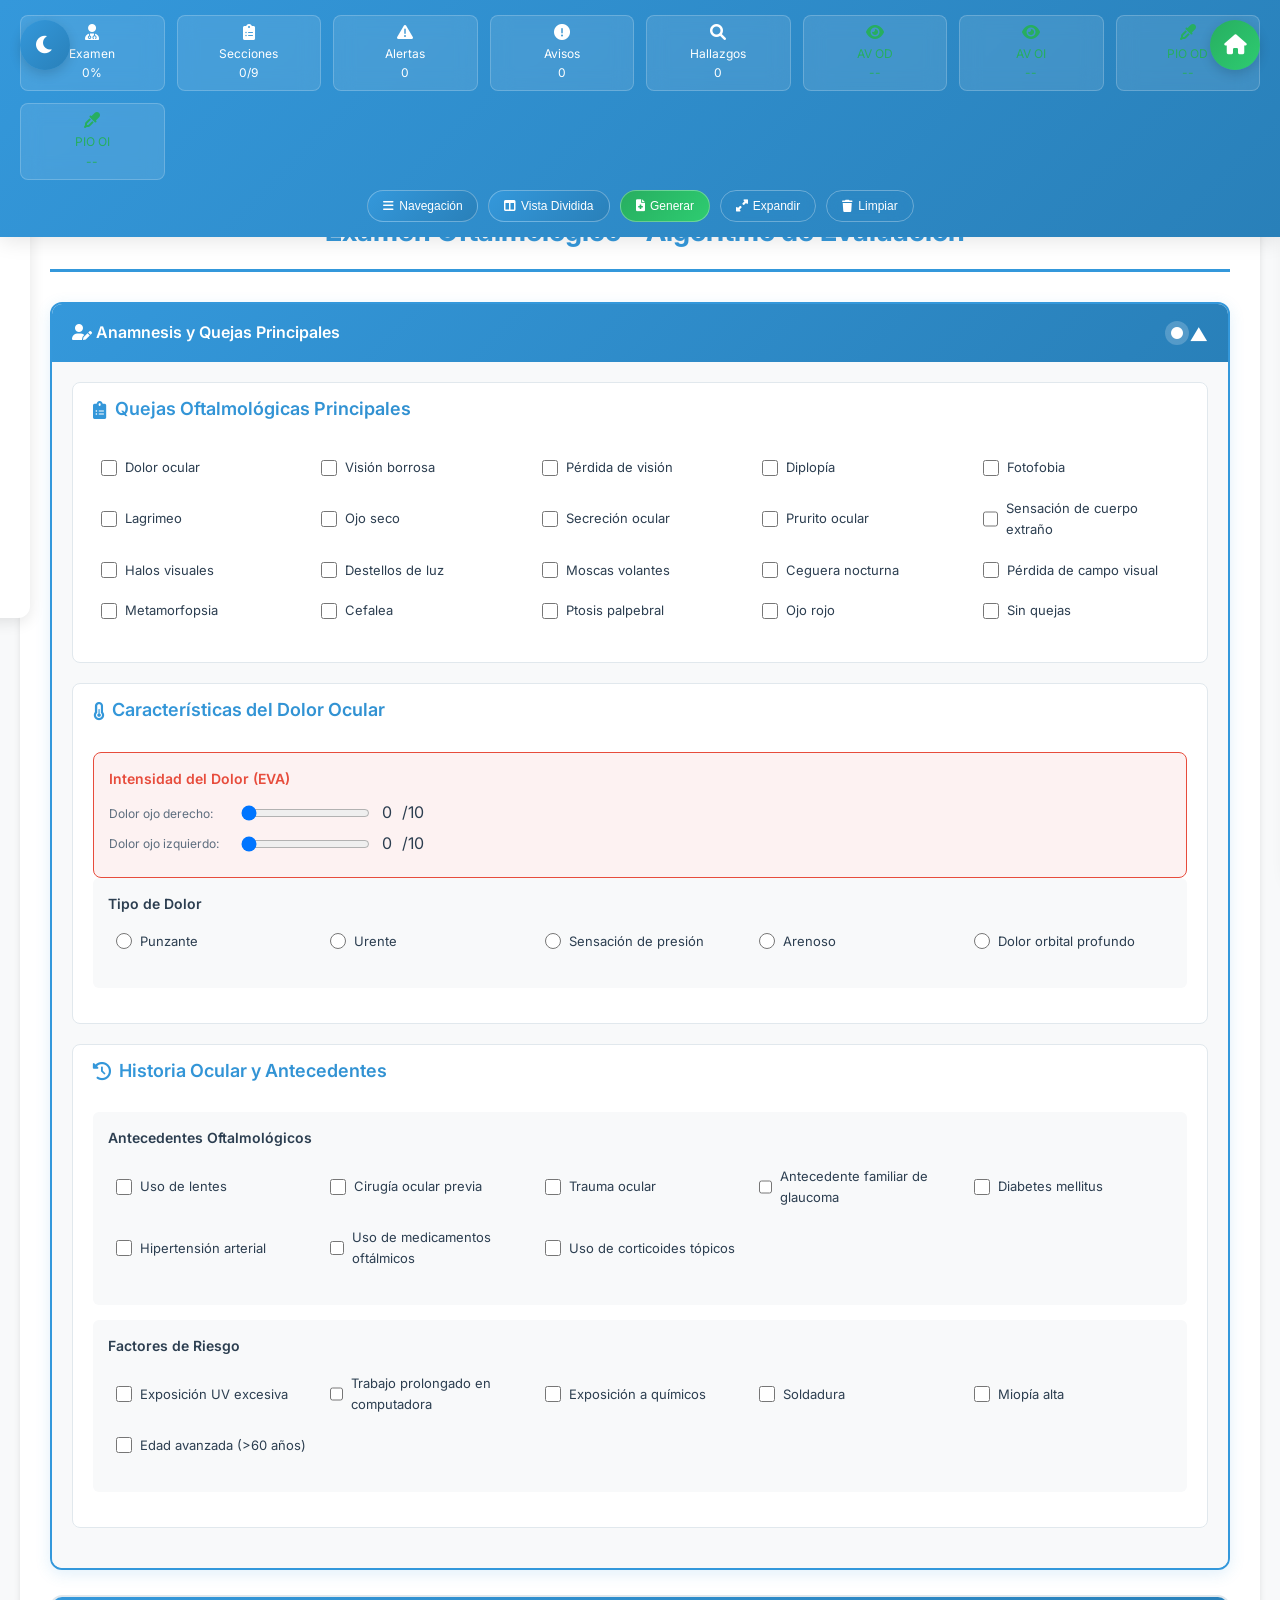
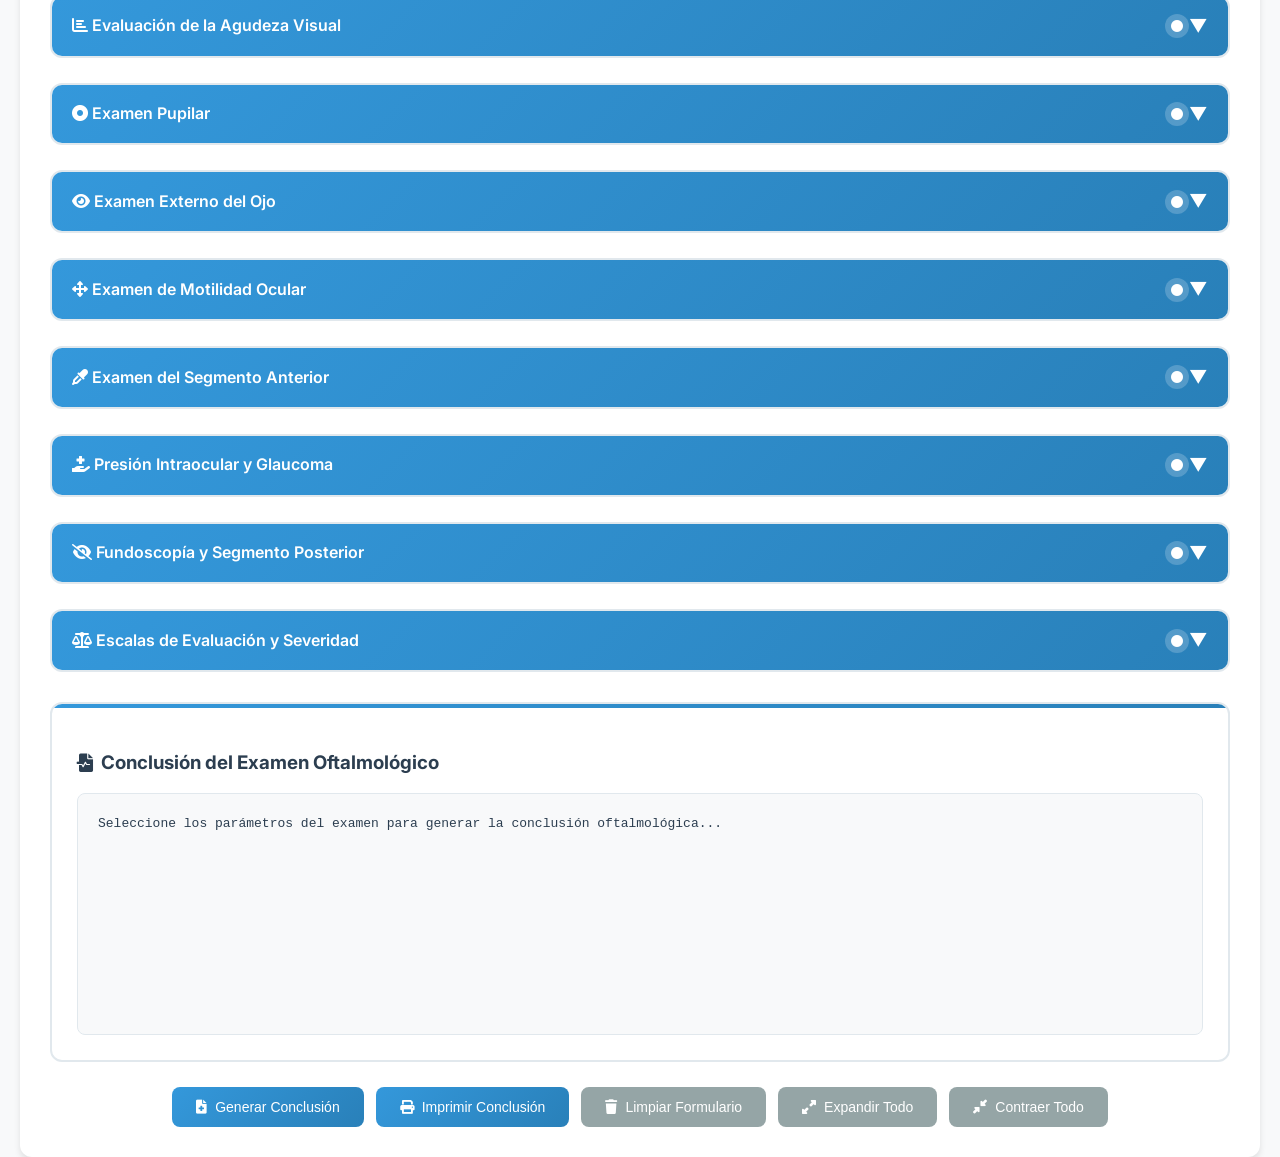
<file: html_inicial/Oftalmo.html>
<!DOCTYPE html>
<html lang="es">
<head>
    <meta charset="UTF-8">
    <meta name="viewport" content="width=device-width, initial-scale=1.0">
    <title>Examen Oftalmológico - Algoritmo de Evaluación</title>
    <link href="https://fonts.googleapis.com/css2?family=Inter:wght@400;500;600;700&display=swap" rel="stylesheet">
    <link href="https://cdnjs.cloudflare.com/ajax/libs/font-awesome/6.0.0/css/all.min.css" rel="stylesheet">
    <style>
        /* Variables CSS para una paleta de colores consistente y modo oscuro */
        :root {
            --primary-color: #3498db; /* Un azul para oftalmo */
            --primary-gradient: linear-gradient(135deg, #3498db 0%, #2980b9 100%);
            --secondary-color: #27ae60; /* Verde para éxito/normalidad */
            --secondary-gradient: linear-gradient(135deg, #27ae60 0%, #2ecc71 100%);
            --alert-color: #e74c3c; /* Rojo para alertas */
            --warning-color: #f39c12; /* Naranja para advertencias */
            --info-color: #8e44ad; /* Un morado para elementos de información (ej., Pupil Assessment) */
            --light-bg: #f8f9fa; /* Fondo claro general */
            --card-bg: #ffffff; /* Fondo de tarjetas/contenedores en modo claro */
            --dark-bg: #1a1a1a; /* Fondo oscuro general */
            --dark-card: #3d3d3d; /* Fondo de tarjetas/contenedores en modo oscuro */
            --text-color: #2c3e50; /* Color de texto predeterminado */
            --light-text-color: #ffffff; /* Color de texto para fondos oscuros */
            --border-color: #e1e8ed; /* Color de borde predeterminado */
            --primary-color-rgb: 52, 152, 219; /* Componentes RGB del color primario para sombras */
        }

        /* Estilos para el modo oscuro */
        [data-theme="dark"] {
            --light-bg: var(--dark-bg);
            --card-bg: var(--dark-card);
            --text-color: var(--light-text-color);
            --border-color: #555;
            --primary-gradient: linear-gradient(135deg, #2980b9 0%, #3498db 100%); /* Invertir degradado o ajustar para contraste */
            --secondary-gradient: linear-gradient(135deg, #20c997 0%, #28a745 100%);
            --alert-gradient: linear-gradient(135deg, #c0392b 0%, #e74c3c 100%);
            --warning-gradient: linear-gradient(135deg, #e67e22 0%, #f39c12 100%);
        }

        body {
            font-family: 'Inter', 'Segoe UI', Tahoma, Geneva, Verdana, sans-serif;
            max-width: 1600px;
            margin: 0 auto;
            padding-top: 160px; /* Espacio para el dashboard fijo */
            background-color: var(--light-bg);
            line-height: 1.6;
            color: var(--text-color); /* Usar variable de color de texto */
            transition: all 0.3s ease;
        }
        
        /* 🌙 TOGGLE DE TEMA */
        .theme-toggle {
            position: fixed;
            top: 20px;
            left: 20px;
            background: var(--primary-gradient);
            color: white;
            border: none;
            border-radius: 50%;
            width: 50px;
            height: 50px;
            font-size: 20px;
            cursor: pointer;
            z-index: 1001;
            box-shadow: 0 4px 12px rgba(0,0,0,0.15);
            transition: all 0.3s ease;
        }
        .theme-toggle:hover {
            transform: scale(1.1);
            box-shadow: 0 6px 20px rgba(0,0,0,0.2);
        }

        /* 🏠 BOTÓN HOME */
        .home-button {
            position: fixed;
            top: 20px;
            right: 20px;
            background: var(--secondary-gradient); /* Usar secondary para Home */
            color: white;
            border: none;
            border-radius: 50%;
            width: 50px;
            height: 50px;
            font-size: 20px;
            display: flex;
            justify-content: center;
            align-items: center;
            text-decoration: none;
            box-shadow: 0 4px 12px rgba(0,0,0,0.15);
            z-index: 1001;
            transition: all 0.3s ease;
        }
        .home-button:hover {
            transform: scale(1.1);
            box-shadow: 0 6px 20px rgba(0,0,0,0.2);
        }

        /* 🎪 DASHBOARD SUPERIOR FIJO */
        .dashboard-fixed {
            position: fixed;
            top: 0;
            left: 0;
            right: 0;
            background: var(--primary-gradient);
            backdrop-filter: blur(10px);
            z-index: 1000;
            box-shadow: 0 4px 20px rgba(0,0,0,0.1);
        }

        .dashboard-content {
            max-width: 1600px;
            margin: 0 auto;
            padding: 15px 20px;
        }

        .dashboard-grid {
            display: grid;
            grid-template-columns: repeat(auto-fit, minmax(140px, 1fr)); /* Ajustado para más items */
            gap: 12px;
            margin-bottom: 10px;
        }

        .dashboard-item {
            background: rgba(255,255,255,0.1);
            border-radius: 8px;
            padding: 8px 12px;
            backdrop-filter: blur(10px);
            border: 1px solid rgba(255,255,255,0.2);
            transition: all 0.3s ease;
            color: white;
            text-align: center;
            font-size: 12px;
        }

        .dashboard-item:hover {
            background: rgba(255,255,255,0.2);
            transform: translateY(-2px);
        }

        .dashboard-item i {
            font-size: 16px;
            margin-bottom: 4px;
            display: block;
        }

        .dashboard-alert {
            color: var(--alert-color) !important;
            animation: pulse 2s infinite;
        }

        .dashboard-warning {
            color: var(--warning-color) !important;
        }

        .dashboard-normal {
            color: var(--secondary-color) !important; /* Usar secondary-color para normal */
        }

        /* 🎛️ CONTROLES SUPERIORES */
        .control-bar {
            display: flex;
            gap: 10px;
            justify-content: center;
            flex-wrap: wrap;
        }

        .control-btn {
            padding: 8px 15px;
            border: none;
            border-radius: 20px;
            cursor: pointer;
            font-size: 12px;
            transition: all 0.3s ease;
            backdrop-filter: blur(10px);
            border: 1px solid rgba(255,255,255,0.3);
            color: white;
            text-decoration: none;
            display: flex;
            align-items: center;
            gap: 5px;
        }

        .control-btn:hover {
            transform: translateY(-2px);
            box-shadow: 0 4px 15px rgba(52, 152, 219, 0.4); /* Sombra basada en primary-color */
        }

        .btn-primary { background: var(--primary-gradient); }
        .btn-success { background: var(--secondary-gradient); }
        .btn-warning { background: var(--warning-gradient); }
        .btn-danger { background: var(--alert-gradient); }


        /* 🎯 PANEL LATERAL DE NAVEGACIÓN */
        .nav-panel {
            position: fixed;
            left: 20px;
            top: 160px;
            width: 250px;
            background: var(--card-bg);
            border-radius: 12px;
            box-shadow: 0 4px 15px rgba(0,0,0,0.1);
            padding: 20px;
            max-height: calc(100vh - 180px);
            overflow-y: auto;
            z-index: 998;
            transform: translateX(-280px); /* Inicialmente fuera de vista */
            transition: transform 0.3s ease;
        }

        .nav-panel.open {
            transform: translateX(0);
        }

        .nav-panel h3 {
            margin: 0 0 15px 0;
            color: var(--primary-color);
            font-size: 16px;
            border-bottom: 2px solid var(--primary-color);
            padding-bottom: 8px;
            display: flex;
            align-items: center;
            gap: 8px;
        }

        .nav-item {
            display: flex;
            align-items: center;
            gap: 10px;
            padding: 8px 12px;
            margin: 4px 0;
            border-radius: 6px;
            cursor: pointer;
            transition: all 0.3s ease;
            font-size: 13px;
        }

        .nav-item:hover {
            background: rgba(52, 152, 219, 0.1); /* Ligero hover con color primario */
        }

        .nav-item.completed {
            background: rgba(40, 167, 69, 0.1); /* Fondo verde claro para completado */
            color: var(--secondary-color);
        }

        .nav-item.completed i {
            color: var(--secondary-color);
        }

        .nav-item i {
            width: 16px;
            text-align: center;
        }

        /* 📊 PANEL LATERAL STICKY - FUNCIONALIDAD PRINCIPAL */
        .sticky-panel {
            position: fixed;
            top: 160px;
            right: -420px; /* Fuera de pantalla por defecto */
            width: 400px;
            height: calc(100vh - 180px);
            background: var(--card-bg);
            border-radius: 12px 0 0 12px;
            box-shadow: -4px 0 20px rgba(0,0,0,0.15);
            z-index: 997;
            transition: right 0.4s cubic-bezier(0.25, 0.46, 0.45, 0.94);
            overflow: hidden;
            border: 2px solid var(--primary-color);
        }

        .sticky-panel.active {
            right: 0;
        }

        .sticky-header {
            background: var(--primary-gradient);
            color: white;
            padding: 15px 20px;
            display: flex;
            justify-content: space-between;
            align-items: center;
            font-weight: 600;
            font-size: 14px;
        }

        .sticky-controls {
            display: flex;
            gap: 8px;
        }

        .sticky-btn {
            background: rgba(255,255,255,0.2);
            border: none;
            color: white;
            border-radius: 4px;
            padding: 6px 10px;
            cursor: pointer;
            font-size: 12px;
            transition: all 0.3s ease;
            display: flex;
            align-items: center;
            gap: 4px;
        }

        .sticky-btn:hover {
            background: rgba(255,255,255,0.3);
            transform: scale(1.05);
        }

        .sticky-content {
            padding: 20px;
            height: calc(100% - 70px);
            overflow-y: auto;
            font-family: 'Courier New', monospace;
            font-size: 11px;
            line-height: 1.4;
            white-space: pre-wrap;
            background: var(--light-bg);
            color: var(--text-color);
        }

        .update-indicator {
            position: absolute;
            top: 50%;
            left: 50%;
            transform: translate(-50%, -50%);
            background: var(--primary-gradient);
            color: white;
            padding: 10px 20px;
            border-radius: 20px;
            display: none;
            align-items: center;
            gap: 8px;
            font-size: 12px;
            z-index: 10;
        }

        .update-indicator.active {
            display: flex;
        }

        .spinner {
            width: 16px;
            height: 16px;
            border: 2px solid rgba(255,255,255,0.3);
            border-top: 2px solid white;
            border-radius: 50%;
            animation: spin 1s linear infinite;
        }

        @keyframes spin {
            0% { transform: rotate(0deg); }
            100% { transform: rotate(360deg); }
        }

        /* Notificación de copia */
        .copy-notification {
            position: fixed;
            top: 200px;
            right: 20px;
            background: var(--secondary-color); /* Color de éxito */
            color: white;
            padding: 10px 20px;
            border-radius: 8px;
            font-size: 12px;
            font-weight: 500;
            opacity: 0;
            transform: translateX(100px);
            transition: all 0.3s ease;
            z-index: 1002;
            display: flex;
            align-items: center;
            gap: 8px;
        }

        .copy-notification.show {
            opacity: 1;
            transform: translateX(0);
        }

        /* Ajustar contenido principal cuando paneles están activos */
        .split-view-nav-active .main-container {
            margin-left: 290px;
            transition: margin-left 0.4s cubic-bezier(0.25, 0.46, 0.45, 0.94);
        }
        .split-view-sticky-active .main-container {
            margin-right: 420px;
            transition: margin-right 0.4s cubic-bezier(0.25, 0.46, 0.45, 0.94);
        }
        /* Cuando ambos están activos */
        .split-view-nav-active.split-view-sticky-active .main-container {
             margin-left: 290px;
             margin-right: 420px;
        }


        .main-container {
            background: var(--card-bg);
            border-radius: 12px;
            box-shadow: 0 4px 6px rgba(0,0,0,0.1);
            padding: 30px;
            margin: 0 20px; /* Margen por defecto */
            transition: all 0.3s ease;
        }
        
        h1 {
            color: var(--primary-color); /* Usar variable de color */
            text-align: center;
            margin-bottom: 30px;
            font-size: 28px;
            border-bottom: 3px solid var(--primary-color); /* Usar variable de color */
            padding-bottom: 15px;
            display: flex;
            align-items: center;
            justify-content: center;
            gap: 10px;
        }
        
        /* ✅ SECCIONES MEJORADAS */
        .section {
            margin-bottom: 25px;
            border: 2px solid var(--border-color); /* Usar variable de color de borde */
            border-radius: 12px; /* Más redondeado */
            overflow: hidden;
            transition: all 0.3s ease;
            background: var(--card-bg); /* Fondo de la tarjeta */
        }
        
        .section.active {
            border-color: var(--primary-color);
            box-shadow: 0 4px 15px rgba(var(--primary-color-rgb), 0.15); /* Sombra más dinámica */
        }
        
        .section-header {
            background: var(--primary-gradient); /* Degradado primario */
            color: white;
            padding: 15px 20px;
            cursor: pointer;
            font-weight: 600;
            font-size: 16px;
            display: flex;
            justify-content: space-between;
            align-items: center;
            transition: all 0.3s ease; /* Transición para hover */
        }
        
        .section-header:hover {
            box-shadow: inset 0 0 20px rgba(255,255,255,0.1); /* Efecto de luz interior en hover */
        }
        
        .section-header .arrow {
            transition: transform 0.3s ease;
            font-size: 18px;
        }
        
        .section-header.expanded .arrow {
            transform: rotate(180deg);
        }

        .section-header .completion-badge {
            background: rgba(255,255,255,0.2);
            border-radius: 50%;
            width: 24px;
            height: 24px;
            display: flex;
            align-items: center;
            justify-content: center;
            font-size: 12px;
            margin-left: 10px;
        }

        .section-header .completion-badge.completed {
            background: var(--secondary-color); /* Fondo verde para completado */
        }
        
        .section-content {
            max-height: 0;
            overflow: hidden;
            transition: max-height 0.5s ease-in-out;
            background: var(--light-bg); /* Fondo de contenido de sección */
            color: var(--text-color);
        }
        
        .section-content.expanded {
            padding: 20px;
        }

        /* Animación de entrada de contenido */
        .section-content.expanded .slide-in {
            animation: slideIn 0.3s ease forwards;
        }
        @keyframes slideIn {
            from { transform: translateY(-10px); opacity: 0; }
            to { transform: translateY(0); opacity: 1; }
        }
        
        /* 📋 CONTENEDORES DE EXAMEN MEJORADOS */
        .exam-container {
            background: var(--card-bg);
            border: 1px solid var(--border-color);
            border-radius: 8px;
            padding: 20px;
            margin-bottom: 20px;
            transition: all 0.3s ease; /* Transición para hover */
        }

        .exam-container:hover {
            box-shadow: 0 2px 10px rgba(0,0,0,0.05);
        }
        
        .exam-header {
            font-size: 18px;
            font-weight: 600;
            background: var(--primary-gradient); /* Degradado primario */
            -webkit-background-clip: text;
            -webkit-text-fill-color: transparent;
            background-clip: text;
            margin: -20px -20px 15px -20px; /* Margen para superponerse */
            padding: 12px 20px;
            border-radius: 8px 8px 0 0;
            display: flex;
            align-items: center;
            gap: 8px;
        }
        
        .exam-section {
            background: var(--light-bg); /* Fondo ligero para sub-secciones */
            border-radius: 6px;
            padding: 15px;
            margin-bottom: 15px;
            transition: all 0.3s ease;
        }
        
        .exam-section h4 {
            color: var(--text-color);
            margin: 0 0 10px 0;
            font-size: 14px;
            font-weight: 600;
            display: flex;
            align-items: center;
            gap: 8px;
        }

        .sub-header {
            color: var(--primary-color);
            margin: 15px 0 8px 0;
            font-size: 13px;
            font-weight: 600;
            text-transform: uppercase;
            letter-spacing: 0.5px;
        }
        
        /* ✅ GRID DE CHECKBOXES MEJORADO */
        .checkbox-grid {
            display: grid;
            grid-template-columns: repeat(auto-fit, minmax(200px, 1fr));
            gap: 8px;
            margin-bottom: 15px;
        }
        
        .checkbox-item {
            display: flex;
            align-items: center;
            gap: 8px;
            padding: 6px 8px; /* Más padding */
            border-radius: 4px;
            transition: all 0.3s ease;
        }

        .checkbox-item:hover {
            background: rgba(52, 152, 219, 0.05); /* Ligero hover con color primario */
        }
        
        .checkbox-item input[type="checkbox"],
        .checkbox-item input[type="radio"] {
            width: 16px;
            height: 16px;
            margin: 0;
            accent-color: var(--secondary-color); /* Color de acento para checkboxes */
        }
        
        .checkbox-item label {
            font-size: 13px;
            color: var(--text-color);
            cursor: pointer;
            transition: color 0.3s ease;
        }

        .checkbox-item input:checked + label {
            color: var(--secondary-color); /* Color de texto cuando marcado */
            font-weight: 500;
        }
        
        /* 🎨 ELEMENTOS VISUALES DISTINTIVOS */
        .measurement {
            display: flex;
            align-items: center;
            gap: 10px;
            margin: 5px 0;
        }
        
        .measurement label {
            font-size: 12px;
            color: #5d6d7e;
            flex-basis: 120px;
            flex-shrink: 0;
        }
        
        .input-field {
            width: 80px;
            padding: 6px 10px; /* Más padding */
            border: 2px solid var(--border-color); /* Borde más pronunciado */
            border-radius: 6px; /* Más redondeado */
            font-size: 12px;
            text-align: center;
            transition: all 0.3s ease;
            background-color: var(--card-bg); /* Asegura que se vea bien en modo oscuro */
            color: var(--text-color);
        }
        
        .input-field:focus {
            outline: none;
            border-color: var(--primary-color);
            box-shadow: 0 0 0 3px rgba(var(--primary-color-rgb), 0.1); /* Sombra al enfocar */
        }

        .bilateral-container {
            display: grid;
            grid-template-columns: repeat(auto-fit, minmax(400px, 1fr));
            gap: 20px;
            margin-top: 10px;
        }
        
        .side-container {
            padding: 15px;
            background: var(--card-bg);
            border: 1px solid var(--border-color);
            border-radius: 8px; /* Más redondeado */
            box-shadow: 0 2px 8px rgba(0,0,0,0.03); /* Sombra sutil */
            transition: all 0.3s ease;
        }
        .side-container:hover {
            box-shadow: 0 4px 12px rgba(0,0,0,0.06);
        }
        
        .side-header {
            font-weight: 600;
            font-size: 14px;
            color: var(--primary-color); /* Usar color primario */
            margin-bottom: 12px;
            text-align: center;
            border-bottom: 2px solid var(--primary-color); /* Borde más grueso y con color */
            padding-bottom: 8px;
        }

        .visual-acuity {
            background: #e8f4fd; /* Fondo suave para AV */
            border: 1px solid var(--primary-color);
            border-radius: 8px; /* Más redondeado */
            padding: 15px;
            margin-top: 15px;
        }

        .visual-acuity h4 {
            color: var(--primary-color);
            margin: 0 0 10px 0;
            font-size: 14px;
            font-weight: 600;
        }

        .acuity-grid {
            display: grid;
            grid-template-columns: repeat(auto-fit, minmax(150px, 1fr));
            gap: 10px;
            margin-top: 10px;
        }

        .acuity-item {
            display: flex;
            flex-direction: column;
            align-items: center;
            gap: 4px;
            padding: 8px;
            background: var(--light-bg); /* Fondo más claro */
            border-radius: 6px; /* Más redondeado */
            border: 1px solid var(--border-color);
        }

        .acuity-label {
            font-size: 11px;
            font-weight: 600;
            color: var(--text-color); /* Color de texto general */
        }

        .acuity-input {
            width: 80px;
            padding: 4px 6px;
            border: 1px solid var(--border-color);
            border-radius: 4px;
            font-size: 11px;
            text-align: center;
            background-color: var(--card-bg);
            color: var(--text-color);
        }
        .acuity-input:focus {
            outline: none;
            border-color: var(--primary-color);
            box-shadow: 0 0 0 3px rgba(var(--primary-color-rgb), 0.1);
        }

        .pressure-section {
            background: #fff5f5; /* Fondo suave para presión */
            border: 1px solid var(--alert-color);
            border-radius: 8px;
            padding: 15px;
            margin-top: 15px;
        }
        /* Clases para estados de PIO */
        .score-calculation.pio-normal { border-color: var(--secondary-color); background: #e8f5e8; }
        .score-calculation.pio-borderline { border-color: var(--warning-color); background: #fff8e1; }
        .score-calculation.pio-elevated { border-color: var(--alert-color); background: #fdf2f2; }
        .score-calculation.pio-very-elevated { border-color: #c0392b; background: #fae4e4; }

        .pressure-section h4 {
            color: var(--alert-color);
            margin: 0 0 10px 0;
            font-size: 14px;
            font-weight: 600;
        }

        .severity-section {
            background: #fdf2f2;
            border: 1px solid var(--alert-color);
            border-radius: 8px;
            padding: 15px;
            margin-top: 15px;
        }

        .severity-section h4 {
            color: var(--alert-color);
            margin: 0 0 10px 0;
            font-size: 14px;
            font-weight: 600;
        }

        .severity-grid {
            display: grid;
            grid-template-columns: repeat(auto-fit, minmax(150px, 1fr));
            gap: 8px;
        }

        .severity-item {
            display: flex;
            align-items: center;
            gap: 6px;
            padding: 3px;
        }

        .severity-item input[type="radio"] {
            width: 14px;
            height: 14px;
            accent-color: var(--alert-color); /* Color de acento para radios de severidad */
        }

        .severity-item label {
            font-size: 12px;
            color: var(--text-color); /* Color de texto general */
            cursor: pointer;
        }
        
        .test-results {
            margin-top: 10px;
        }
        
        .test-item {
            display: flex;
            align-items: center;
            justify-content: space-between;
            flex-wrap: wrap;
            padding: 8px 12px; /* Más padding */
            margin: 4px 0;
            background: var(--card-bg);
            border: 1px solid var(--border-color);
            border-radius: 6px; /* Más redondeado */
            transition: all 0.3s ease;
        }
        .test-item:hover {
            border-color: var(--primary-color);
            box-shadow: 0 2px 8px rgba(var(--primary-color-rgb), 0.1);
        }
        
        .test-item label {
            font-size: 12px;
            color: var(--text-color);
            flex-grow: 1;
            margin-right: 10px;
        }
        
        .test-controls {
            display: flex;
            gap: 15px;
            align-items: center;
        }
        
        .test-checkbox {
            display: flex;
            align-items: center;
            gap: 4px;
        }
        
        .test-checkbox input[type="checkbox"] {
            width: 16px;
            height: 16px;
            accent-color: var(--primary-color); /* Color de acento */
        }
        
        .test-checkbox span {
            font-size: 12px; /* Un poco más grande */
            font-weight: 600; /* Negrita */
        }
        
        .positive { color: var(--alert-color) !important; }
        .negative { color: var(--secondary-color) !important; } /* Usar verde para negativo/normal */
        
        .pupil-assessment {
            background: #fff8e1; /* Fondo suave para pupilas */
            border: 1px solid var(--warning-color);
            border-radius: 8px;
            padding: 15px;
            margin-top: 15px;
        }

        .pupil-assessment h4 {
            color: var(--warning-color);
            margin: 0 0 10px 0;
            font-size: 14px;
            font-weight: 600;
        }

        .pupil-grid {
            display: grid;
            grid-template-columns: repeat(auto-fit, minmax(200px, 1fr));
            gap: 15px;
        }

        .pupil-eye {
            padding: 10px;
            background: var(--light-bg); /* Fondo más claro */
            border-radius: 6px;
            border: 1px solid var(--border-color);
        }

        .pupil-eye h5 {
            margin: 0 0 8px 0;
            font-size: 12px;
            color: var(--warning-color); /* Color de warning */
            text-align: center;
            font-weight: 600;
        }

        .fundoscopy-section {
            background: #f3e5f5; /* Fondo suave para fundoscopía */
            border: 1px solid var(--info-color); /* Usar color info */
            border-radius: 8px;
            padding: 15px;
            margin-top: 15px;
        }

        .fundoscopy-section h4 {
            color: var(--info-color);
            margin: 0 0 10px 0;
            font-size: 14px;
            font-weight: 600;
        }

        .conclusion {
            margin-top: 30px;
            padding: 25px; /* Más padding */
            background: var(--card-bg);
            border-radius: 12px; /* Más redondeado */
            border: 2px solid var(--border-color);
            position: relative;
            overflow: hidden;
        }
        .conclusion::before {
            content: '';
            position: absolute;
            top: 0;
            left: 0;
            right: 0;
            height: 4px;
            background: var(--primary-gradient); /* Barra superior con degradado */
        }
        
        .conclusion h3 {
            color: var(--text-color);
            margin-bottom: 15px;
            display: flex;
            align-items: center;
            gap: 8px;
        }
        
        .conclusion-text {
            padding: 20px; /* Más padding */
            background: var(--light-bg);
            border-radius: 8px;
            border: 1px solid var(--border-color);
            min-height: 200px;
            font-family: 'Courier New', monospace;
            white-space: pre-wrap;
            font-size: 13px;
            line-height: 1.5; /* Mayor interlineado */
            color: var(--text-color);
        }

        .control-buttons {
            margin-top: 25px; /* Más margen superior */
            display: flex;
            gap: 12px; /* Mayor espacio entre botones */
            justify-content: center;
            flex-wrap: wrap;
        }

        .btn {
            padding: 12px 24px; /* Más padding */
            border: none;
            border-radius: 8px; /* Más redondeado */
            cursor: pointer;
            font-size: 14px;
            font-weight: 500;
            transition: all 0.3s ease; /* Transición para hover */
            display: flex;
            align-items: center;
            gap: 8px;
        }

        .btn:hover {
            transform: translateY(-2px);
            box-shadow: 0 4px 12px rgba(0,0,0,0.15);
        }

        .btn-primary {
            background: var(--primary-gradient);
            color: white;
        }

        .btn-secondary {
            background-color: #95a5a6;
            color: white;
        }
        .btn-secondary:hover {
            background-color: #7f8c8d;
        }

        .legend {
            display: flex;
            gap: 20px;
            margin-bottom: 15px;
            font-size: 12px;
            flex-wrap: wrap;
        }

        .legend-item {
            display: flex;
            align-items: center;
            gap: 5px;
        }

        .legend-color {
            width: 12px;
            height: 12px;
            border-radius: 2px;
        }

        .vision-color { background-color: var(--primary-color); } /* Adaptado a variables */
        .external-color { background-color: #e67e22; } /* O elige un color de tu paleta */
        .fundus-color { background-color: var(--info-color); }
        .pressure-color { background-color: var(--alert-color); }

        .description-area {
            width: 100%;
            min-height: 60px;
            padding: 8px;
            border: 1px solid var(--border-color);
            border-radius: 4px;
            font-size: 12px;
            resize: vertical;
            background-color: var(--card-bg);
            color: var(--text-color);
        }

        .score-calculation {
            background: #e8f5e8;
            border: 1px solid var(--secondary-color); /* Usar color secundario */
            border-radius: 8px;
            padding: 15px;
            margin-top: 15px;
        }

        .score-item {
            display: flex;
            justify-content: space-between;
            align-items: center;
            margin: 5px 0;
            font-size: 13px;
        }

        .score-value {
            font-weight: 600;
            color: var(--secondary-color);
        }

        .field-defect {
            background: #e1f5fe;
            border: 1px solid var(--primary-color);
            border-radius: 8px;
            padding: 15px;
            margin-top: 15px;
        }

        .field-defect h4 {
            color: var(--primary-color);
            margin: 0 0 10px 0;
            font-size: 14px;
            font-weight: 600;
        }

        .field-grid {
            display: grid;
            grid-template-columns: repeat(4, 1fr);
            gap: 5px;
            margin: 10px 0;
        }

        .field-quadrant {
            padding: 8px 4px;
            border: 1px solid var(--border-color);
            border-radius: 4px; /* Más redondeado */
            background: var(--light-bg);
            text-align: center;
            font-size: 10px;
            cursor: pointer;
            transition: all 0.3s ease;
            color: var(--text-color);
        }

        .field-quadrant.defect {
            background: var(--alert-color); /* Rojo para defecto */
            border-color: var(--alert-color);
            color: white; /* Texto blanco en fondo rojo */
            transform: scale(1.05); /* Pequeño efecto al seleccionar */
        }
        .field-quadrant:hover {
            background: rgba(var(--primary-color-rgb), 0.1);
            transform: translateY(-2px);
        }

        .visual-field-map {
            display: grid;
            grid-template-columns: repeat(auto-fit, minmax(250px, 1fr)); /* Auto-fit para responsividad */
            gap: 20px;
            margin-top: 15px;
        }

        .eye-field {
            border: 1px solid var(--border-color);
            border-radius: 8px;
            padding: 10px;
            background: var(--card-bg);
            box-shadow: 0 2px 5px rgba(0,0,0,0.05);
        }

        .eye-field h5 {
            margin: 0 0 8px 0;
            font-size: 12px;
            font-weight: 600;
            text-align: center;
            color: var(--primary-color);
        }

        .color-vision {
            background: #fff3e0;
            border: 1px solid var(--warning-color);
            border-radius: 8px;
            padding: 15px;
            margin-top: 15px;
        }

        .color-vision h4 {
            color: var(--warning-color);
            margin: 0 0 10px 0;
            font-size: 14px;
            font-weight: 600;
        }
        
        /* 📱 RESPONSIVIDAD MEJORADA */
        @media (max-width: 1200px) {
            .sticky-panel {
                width: 350px;
            }
            .split-view-sticky-active .main-container {
                margin-right: 370px;
            }
        }

        @media (max-width: 768px) {
            body { padding-top: 120px; } /* Ajuste para el dashboard en pantallas pequeñas */
            
            .dashboard-grid {
                grid-template-columns: repeat(2, 1fr);
            }
            
            .control-bar {
                position: relative;
                top: auto;
                right: auto;
                justify-content: center;
                margin: 10px 0;
            }
            
            .nav-panel {
                transform: translateX(-100%); /* Ocultar completamente */
                width: calc(100vw - 40px); /* Ocupar casi todo el ancho */
                left: 20px; /* Asegurar que no haya margen extra */
            }
            .nav-panel.open {
                transform: translateX(0);
            }
            .split-view-nav-active .main-container {
                margin-left: 20px; /* Quitar margen extra si el panel está encima */
            }
            
            .main-container {
                margin: 0 10px;
            }
            
            .sticky-panel {
                width: calc(100vw - 20px);
                right: -100vw; /* Fuera de pantalla */
                left: 10px; /* Posicionar desde la izquierda */
                border-radius: 12px; /* Redondear bordes si está solo */
            }
            .sticky-panel.active {
                right: auto;
                left: 10px;
            }
            .split-view-sticky-active .main-container {
                margin-right: 10px; /* Quitar margen extra */
            }
            
            .checkbox-grid {
                grid-template-columns: 1fr;
            }
            
            .bilateral-container {
                grid-template-columns: 1fr; /* Una columna en pantallas pequeñas */
            }
            .visual-field-map {
                grid-template-columns: 1fr;
            }
        }

        /* Animaciones generales */
        @keyframes pulse {
            0%, 100% { opacity: 1; }
            50% { opacity: 0.5; }
        }
    </style>
</head>
<body>
    <button class="theme-toggle" onclick="toggleTheme()" title="Cambiar tema">
        <i class="fas fa-moon" id="theme-icon"></i>
    </button>

    <a href="index.html" class="home-button" title="Inicio">
        <i class="fas fa-home"></i>
    </a>

    <div class="dashboard-fixed">
        <div class="dashboard-content">
            <div class="dashboard-grid">
                <div class="dashboard-item">
                    <i class="fas fa-user-md"></i>
                    <div>Examen</div>
                    <div id="exam-progress">0%</div>
                </div>
                <div class="dashboard-item">
                    <i class="fas fa-clipboard-list"></i>
                    <div>Secciones</div>
                    <div id="sections-completed">0/9</div>
                </div>
                <div class="dashboard-item dashboard-alert" id="alerts-item">
                    <i class="fas fa-exclamation-triangle"></i>
                    <div>Alertas</div>
                    <div id="alert-count">0</div>
                </div>
                <div class="dashboard-item dashboard-warning" id="warnings-item">
                    <i class="fas fa-exclamation-circle"></i>
                    <div>Avisos</div>
                    <div id="warning-count">0</div>
                </div>
                <div class="dashboard-item dashboard-normal" id="findings-item">
                    <i class="fas fa-search"></i>
                    <div>Hallazgos</div>
                    <div id="findings-count">0</div>
                </div>
                <div class="dashboard-item">
                    <i class="fas fa-eye"></i>
                    <div>AV OD</div>
                    <div id="av-od-status">--</div>
                </div>
                 <div class="dashboard-item">
                    <i class="fas fa-eye"></i>
                    <div>AV OI</div>
                    <div id="av-oi-status">--</div>
                </div>
                 <div class="dashboard-item">
                    <i class="fas fa-eye-dropper"></i>
                    <div>PIO OD</div>
                    <div id="pio-od-status">--</div>
                </div>
                 <div class="dashboard-item">
                    <i class="fas fa-eye-dropper"></i>
                    <div>PIO OI</div>
                    <div id="pio-oi-status">--</div>
                </div>
            </div>
            <div class="control-bar">
                <button class="control-btn btn-primary" onclick="toggleNavPanel()">
                    <i class="fas fa-bars"></i> Navegación
                </button>
                <button class="control-btn btn-primary" onclick="toggleStickyPanel()" id="sticky-toggle-btn">
                    <i class="fas fa-columns"></i> Vista Dividida
                </button>
                <button class="control-btn btn-success" onclick="generateConclusion()">
                    <i class="fas fa-file-medical"></i> Generar
                </button>
                <button class="control-btn btn-warning" onclick="expandAllSections()">
                    <i class="fas fa-expand-alt"></i> Expandir
                </button>
                <button class="control-btn btn-danger" onclick="clearForm()">
                    <i class="fas fa-trash"></i> Limpiar
                </button>
            </div>
        </div>
    </div>

    <div class="nav-panel" id="nav-panel">
        <h3><i class="fas fa-map"></i> Navegación Rápida</h3>
        <div class="nav-item" onclick="scrollToSection('anamnesis-section')">
            <i class="fas fa-user-edit"></i>
            <span>Anamnesis</span>
            <i class="fas fa-check" style="margin-left: auto; opacity: 0;" id="nav-anamnesis"></i>
        </div>
        <div class="nav-item" onclick="scrollToSection('visual-acuity-section')">
            <i class="fas fa-chart-line"></i>
            <span>Agudeza Visual</span>
            <i class="fas fa-check" style="margin-left: auto; opacity: 0;" id="nav-visual-acuity"></i>
        </div>
        <div class="nav-item" onclick="scrollToSection('pupil-exam-section')">
            <i class="fas fa-dot-circle"></i>
            <span>Pupilas</span>
            <i class="fas fa-check" style="margin-left: auto; opacity: 0;" id="nav-pupil-exam"></i>
        </div>
        <div class="nav-item" onclick="scrollToSection('external-exam-section')">
            <i class="fas fa-eye"></i>
            <span>Examen Externo</span>
            <i class="fas fa-check" style="margin-left: auto; opacity: 0;" id="nav-external-exam"></i>
        </div>
        <div class="nav-item" onclick="scrollToSection('motility-exam-section')">
            <i class="fas fa-arrows-alt"></i>
            <span>Motilidad Ocular</span>
            <i class="fas fa-check" style="margin-left: auto; opacity: 0;" id="nav-motility-exam"></i>
        </div>
        <div class="nav-item" onclick="scrollToSection('anterior-segment-section')">
            <i class="fas fa-microscope"></i>
            <span>Segmento Anterior</span>
            <i class="fas fa-check" style="margin-left: auto; opacity: 0;" id="nav-anterior-segment"></i>
        </div>
        <div class="nav-item" onclick="scrollToSection('pressure-exam-section')">
            <i class="fas fa-hand-holding-medical"></i>
            <span>Presión Intraocular</span>
            <i class="fas fa-check" style="margin-left: auto; opacity: 0;" id="nav-pressure-exam"></i>
        </div>
        <div class="nav-item" onclick="scrollToSection('fundoscopy-section')">
            <i class="fas fa-eye-slash"></i>
            <span>Fundoscopía</span>
            <i class="fas fa-check" style="margin-left: auto; opacity: 0;" id="nav-fundoscopy"></i>
        </div>
        <div class="nav-item" onclick="scrollToSection('scales-section')">
            <i class="fas fa-balance-scale"></i>
            <span>Escalas</span>
            <i class="fas fa-check" style="margin-left: auto; opacity: 0;" id="nav-scales"></i>
        </div>
    </div>

    <div class="sticky-panel" id="stickyConclusion">
        <div class="sticky-header">
            <span><i class="fas fa-file-medical-alt"></i> Informe en Tiempo Real</span>
            <div class="sticky-controls">
                <button class="sticky-btn" onclick="copyStickyToClipboard()" title="Copiar informe">
                    <i class="fas fa-copy"></i>
                </button>
                <button class="sticky-btn" onclick="printStickyConclusion()" title="Imprimir informe">
                    <i class="fas fa-print"></i>
                </button>
                <button class="sticky-btn" onclick="generateStickyConclusion()" title="Actualizar informe">
                    <i class="fas fa-sync-alt"></i>
                </button>
            </div>
        </div>
        <div class="sticky-content" id="stickyContent">
            Seleccione los parámetros del examen para generar el informe en tiempo real...
        </div>
        <div class="update-indicator" id="updateIndicator">
            <div class="spinner"></div>
            <span>Actualizando informe...</span>
        </div>
    </div>

    <div class="copy-notification" id="copyNotification">
        <i class="fas fa-check-circle"></i>
        <span>¡Informe copiado al portapapeles!</span>
    </div>

    <div class="main-container">
        <h1><i class="fas fa-eye-alt"></i> Examen Oftalmológico - Algoritmo de Evaluación</h1>
        
        <div class="section" id="anamnesis-section">
            <div class="section-header" onclick="toggleSection(this)">
                <span><i class="fas fa-user-edit"></i> Anamnesis y Quejas Principales</span>
                <div style="display: flex; align-items: center;">
                    <div class="completion-badge" id="badge-anamnesis">
                        <i class="fas fa-circle"></i>
                    </div>
                    <span class="arrow">▼</span>
                </div>
            </div>
            <div class="section-content" id="anamnesis">
                <div class="exam-container">
                    <div class="exam-header"><i class="fas fa-clipboard-list"></i> Quejas Oftalmológicas Principales</div>
                    <div class="checkbox-grid">
                        <div class="checkbox-item"><input type="checkbox" id="dolor-ocular" onchange="handlePainComplaint(this)"><label for="dolor-ocular">Dolor ocular</label></div>
                        <div class="checkbox-item"><input type="checkbox" id="vision-borrosa" onchange="updateDashboard()"><label for="vision-borrosa">Visión borrosa</label></div>
                        <div class="checkbox-item"><input type="checkbox" id="perdida-vision" onchange="updateDashboard()"><label for="perdida-vision">Pérdida de visión</label></div>
                        <div class="checkbox-item"><input type="checkbox" id="diplopia" onchange="updateDashboard()"><label for="diplopia">Diplopía</label></div>
                        <div class="checkbox-item"><input type="checkbox" id="fotofobia" onchange="updateDashboard()"><label for="fotofobia">Fotofobia</label></div>
                        <div class="checkbox-item"><input type="checkbox" id="lagrimeo" onchange="updateDashboard()"><label for="lagrimeo">Lagrimeo</label></div>
                        <div class="checkbox-item"><input type="checkbox" id="ojo-seco" onchange="updateDashboard()"><label for="ojo-seco">Ojo seco</label></div>
                        <div class="checkbox-item"><input type="checkbox" id="secrecion-ocular" onchange="updateDashboard()"><label for="secrecion-ocular">Secreción ocular</label></div>
                        <div class="checkbox-item"><input type="checkbox" id="prurito-ocular" onchange="updateDashboard()"><label for="prurito-ocular">Prurito ocular</label></div>
                        <div class="checkbox-item"><input type="checkbox" id="sensacion-cuerpo-extrano" onchange="updateDashboard()"><label for="sensacion-cuerpo-extrano">Sensación de cuerpo extraño</label></div>
                        <div class="checkbox-item"><input type="checkbox" id="halos-visuales" onchange="updateDashboard()"><label for="halos-visuales">Halos visuales</label></div>
                        <div class="checkbox-item"><input type="checkbox" id="destellos-luz" onchange="updateDashboard()"><label for="destellos-luz">Destellos de luz</label></div>
                        <div class="checkbox-item"><input type="checkbox" id="moscas-volantes" onchange="updateDashboard()"><label for="moscas-volantes">Moscas volantes</label></div>
                        <div class="checkbox-item"><input type="checkbox" id="ceguera-nocturna" onchange="updateDashboard()"><label for="ceguera-nocturna">Ceguera nocturna</label></div>
                        <div class="checkbox-item"><input type="checkbox" id="perdida-campo-visual" onchange="updateDashboard()"><label for="perdida-campo-visual">Pérdida de campo visual</label></div>
                        <div class="checkbox-item"><input type="checkbox" id="metamorfopsia" onchange="updateDashboard()"><label for="metamorfopsia">Metamorfopsia</label></div>
                        <div class="checkbox-item"><input type="checkbox" id="cefalea" onchange="updateDashboard()"><label for="cefalea">Cefalea</label></div>
                        <div class="checkbox-item"><input type="checkbox" id="ptosis-palpebral" onchange="updateDashboard()"><label for="ptosis-palpebral">Ptosis palpebral</label></div>
                        <div class="checkbox-item"><input type="checkbox" id="ojo-rojo" onchange="updateDashboard()"><label for="ojo-rojo">Ojo rojo</label></div>
                        <div class="checkbox-item"><input type="checkbox" id="sin-quejas-oftalmo" onchange="handleNoComplaints()"><label for="sin-quejas-oftalmo">Sin quejas</label></div>
                    </div>
                </div>

                <div class="exam-container" id="pain-characteristics-section">
                    <div class="exam-header"><i class="fas fa-thermometer-half"></i> Características del Dolor Ocular</div>
                    <div class="severity-section">
                        <h4>Intensidad del Dolor (EVA)</h4>
                        <div class="measurement">
                            <label>Dolor ojo derecho:</label>
                            <input type="range" id="dolor-od-intensidad" min="0" max="10" value="0" oninput="updateDolorValue('od', this.value)">
                            <span id="dolor-od-value">0</span><span>/10</span>
                        </div>
                        <div class="measurement">
                            <label>Dolor ojo izquierdo:</label>
                            <input type="range" id="dolor-oi-intensidad" min="0" max="10" value="0" oninput="updateDolorValue('oi', this.value)">
                            <span id="dolor-oi-value">0</span><span>/10</span>
                        </div>
                    </div>
                    <div class="exam-section">
                        <h4>Tipo de Dolor</h4>
                        <div class="checkbox-grid">
                            <div class="checkbox-item"><input type="radio" name="tipo-dolor-ocular" id="dolor-punzante" onchange="updateDashboard()"><label for="dolor-punzante">Punzante</label></div>
                            <div class="checkbox-item"><input type="radio" name="tipo-dolor-ocular" id="dolor-urente" onchange="updateDashboard()"><label for="dolor-urente">Urente</label></div>
                            <div class="checkbox-item"><input type="radio" name="tipo-dolor-ocular" id="dolor-presion" onchange="updateDashboard()"><label for="dolor-presion">Sensación de presión</label></div>
                            <div class="checkbox-item"><input type="radio" name="tipo-dolor-ocular" id="dolor-arenoso" onchange="updateDashboard()"><label for="dolor-arenoso">Arenoso</label></div>
                            <div class="checkbox-item"><input type="radio" name="tipo-dolor-ocular" id="dolor-orbital" onchange="updateDashboard()"><label for="dolor-orbital">Dolor orbital profundo</label></div>
                        </div>
                    </div>
                </div>

                <div class="exam-container">
                    <div class="exam-header"><i class="fas fa-history"></i> Historia Ocular y Antecedentes</div>
                    <div class="exam-section">
                        <h4>Antecedentes Oftalmológicos</h4>
                        <div class="checkbox-grid">
                            <div class="checkbox-item"><input type="checkbox" id="uso-lentes" onchange="updateDashboard()"><label for="uso-lentes">Uso de lentes</label></div>
                            <div class="checkbox-item"><input type="checkbox" id="cirugia-ocular-previa" onchange="updateDashboard()"><label for="cirugia-ocular-previa">Cirugía ocular previa</label></div>
                            <div class="checkbox-item"><input type="checkbox" id="trauma-ocular" onchange="updateDashboard()"><label for="trauma-ocular">Trauma ocular</label></div>
                            <div class="checkbox-item"><input type="checkbox" id="glaucoma-familiar" onchange="updateGlaucomaHighlights(this)"><label for="glaucoma-familiar">Antecedente familiar de glaucoma</label></div>
                            <div class="checkbox-item"><input type="checkbox" id="diabetes" onchange="updateDiabetesHighlights(this)"><label for="diabetes">Diabetes mellitus</label></div>
                            <div class="checkbox-item"><input type="checkbox" id="hipertension" onchange="updateHypertensionHighlights(this)"><label for="hipertension">Hipertensión arterial</label></div>
                            <div class="checkbox-item"><input type="checkbox" id="medicamentos-oftalmicos" onchange="updateDashboard()"><label for="medicamentos-oftalmicos">Uso de medicamentos oftálmicos</label></div>
                            <div class="checkbox-item"><input type="checkbox" id="corticoides-topicos" onchange="updateDashboard()"><label for="corticoides-topicos">Uso de corticoides tópicos</label></div>
                        </div>
                    </div>
                    <div class="exam-section">
                        <h4>Factores de Riesgo</h4>
                        <div class="checkbox-grid">
                            <div class="checkbox-item"><input type="checkbox" id="exposicion-uv" onchange="updateDashboard()"><label for="exposicion-uv">Exposición UV excesiva</label></div>
                            <div class="checkbox-item"><input type="checkbox" id="trabajo-computadora" onchange="updateDashboard()"><label for="trabajo-computadora">Trabajo prolongado en computadora</label></div>
                            <div class="checkbox-item"><input type="checkbox" id="exposicion-quimicos" onchange="updateDashboard()"><label for="exposicion-quimicos">Exposición a químicos</label></div>
                            <div class="checkbox-item"><input type="checkbox" id="soldadura" onchange="updateDashboard()"><label for="soldadura">Soldadura</label></div>
                            <div class="checkbox-item"><input type="checkbox" id="miopía-alta" onchange="updateDashboard()"><label for="miopía-alta">Miopía alta</label></div>
                            <div class="checkbox-item"><input type="checkbox" id="edad-avanzada" onchange="updateDashboard()"><label for="edad-avanzada">Edad avanzada (&gt;60 años)</label></div>
                        </div>
                    </div>
                </div>
            </div>
        </div>
        
        <div class="section" id="visual-acuity-section">
            <div class="section-header" onclick="toggleSection(this)">
                <span><i class="fas fa-chart-bar"></i> Evaluación de la Agudeza Visual</span>
                <div style="display: flex; align-items: center;">
                    <div class="completion-badge" id="badge-visual-acuity">
                        <i class="fas fa-circle"></i>
                    </div>
                    <span class="arrow">▼</span>
                </div>
            </div>
            <div class="section-content" id="visual-acuity">
                <div class="legend">
                    <div class="legend-item">
                        <div class="legend-color vision-color"></div>
                        <span>Evaluación Visual</span>
                    </div>
                </div>

                <div class="exam-container">
                    <div class="exam-header"><i class="fas fa-glasses"></i> Agudeza Visual</div>
                    <div class="visual-acuity">
                        <h4>Agudeza Visual de Lejos (6 metros / 20 pies)</h4>
                        <div class="bilateral-container">
                            <div class="side-container">
                                <div class="side-header">Ojo Derecho (OD)</div>
                                <div class="acuity-grid">
                                    <div class="acuity-item">
                                        <div class="acuity-label">Sin Corrección</div>
                                        <input type="text" class="acuity-input" id="av-lejos-od-sc" placeholder="20/20" onchange="updateDashboard(); evaluateAVStatus('od')">
                                    </div>
                                    <div class="acuity-item">
                                        <div class="acuity-label">Con Corrección</div>
                                        <input type="text" class="acuity-input" id="av-lejos-od-cc" placeholder="20/20" onchange="updateDashboard(); evaluateAVStatus('od')">
                                    </div>
                                    <div class="acuity-item">
                                        <div class="acuity-label">Agujero Estenopeico</div>
                                        <input type="text" class="acuity-input" id="av-lejos-od-ph" placeholder="20/20" onchange="updateDashboard(); evaluateAVStatus('od')">
                                    </div>
                                </div>
                            </div>
                            <div class="side-container">
                                <div class="side-header">Ojo Izquierdo (OI)</div>
                                <div class="acuity-grid">
                                    <div class="acuity-item">
                                        <div class="acuity-label">Sin Corrección</div>
                                        <input type="text" class="acuity-input" id="av-lejos-oi-sc" placeholder="20/20" onchange="updateDashboard(); evaluateAVStatus('oi')">
                                    </div>
                                    <div class="acuity-item">
                                        <div class="acuity-label">Con Corrección</div>
                                        <input type="text" class="acuity-input" id="av-lejos-oi-cc" placeholder="20/20" onchange="updateDashboard(); evaluateAVStatus('oi')">
                                    </div>
                                    <div class="acuity-item">
                                        <div class="acuity-label">Agujero Estenopeico</div>
                                        <input type="text" class="acuity-input" id="av-lejos-oi-ph" placeholder="20/20" onchange="updateDashboard(); evaluateAVStatus('oi')">
                                    </div>
                                </div>
                            </div>
                        </div>
                    </div>

                    <div class="visual-acuity">
                        <h4>Agudeza Visual de Cerca (40 cm)</h4>
                        <div class="bilateral-container">
                            <div class="side-container">
                                <div class="side-header">Ojo Derecho (OD)</div>
                                <div class="acuity-grid">
                                    <div class="acuity-item">
                                        <div class="acuity-label">Sin Corrección</div>
                                        <input type="text" class="acuity-input" id="av-cerca-od-sc" placeholder="J1" onchange="updateDashboard()">
                                    </div>
                                    <div class="acuity-item">
                                        <div class="acuity-label">Con Corrección</div>
                                        <input type="text" class="acuity-input" id="av-cerca-od-cc" placeholder="J1" onchange="updateDashboard()">
                                    </div>
                                </div>
                            </div>
                            <div class="side-container">
                                <div class="side-header">Ojo Izquierdo (OI)</div>
                                <div class="acuity-grid">
                                    <div class="acuity-item">
                                        <div class="acuity-label">Sin Corrección</div>
                                        <input type="text" class="acuity-input" id="av-cerca-oi-sc" placeholder="J1" onchange="updateDashboard()">
                                    </div>
                                    <div class="acuity-item">
                                        <div class="acuity-label">Con Corrección</div>
                                        <input type="text" class="acuity-input" id="av-cerca-oi-cc" placeholder="J1" onchange="updateDashboard()">
                                    </div>
                                </div>
                            </div>
                        </div>
                    </div>
                </div>

                <div class="exam-container">
                    <div class="exam-header"><i class="fas fa-bullseye"></i> Evaluación de Campo Visual</div>
                    <div class="field-defect">
                        <h4>Campo Visual por Confrontación</h4>
                        <div class="visual-field-map">
                            <div class="eye-field">
                                <h5>Campo Visual Ojo Derecho</h5>
                                <div class="field-grid">
                                    <div class="field-quadrant" onclick="toggleFieldDefect(this)" data-field="od-sup-temporal">Sup Temporal</div>
                                    <div class="field-quadrant" onclick="toggleFieldDefect(this)" data-field="od-sup-nasal">Sup Nasal</div>
                                    <div class="field-quadrant" onclick="toggleFieldDefect(this)" data-field="od-inf-temporal">Inf Temporal</div>
                                    <div class="field-quadrant" onclick="toggleFieldDefect(this)" data-field="od-inf-nasal">Inf Nasal</div>
                                </div>
                            </div>
                            <div class="eye-field">
                                <h5>Campo Visual Ojo Izquierdo</h5>
                                <div class="field-grid">
                                    <div class="field-quadrant" onclick="toggleFieldDefect(this)" data-field="oi-sup-nasal">Sup Nasal</div>
                                    <div class="field-quadrant" onclick="toggleFieldDefect(this)" data-field="oi-sup-temporal">Sup Temporal</div>
                                    <div class="field-quadrant" onclick="toggleFieldDefect(this)" data-field="oi-inf-nasal">Inf Nasal</div>
                                    <div class="field-quadrant" onclick="toggleFieldDefect(this)" data-field="oi-inf-temporal">Inf Temporal</div>
                                </div>
                            </div>
                        </div>
                    </div>
                    <div class="exam-section">
                        <h4>Tipos de Defectos Campimétricos</h4>
                        <div class="checkbox-grid">
                            <div class="checkbox-item"><input type="checkbox" id="campo-normal" onchange="updateDashboard()"><label for="campo-normal">Campo visual normal</label></div>
                            <div class="checkbox-item"><input type="checkbox" id="hemianopsia-homónima" onchange="updateDashboard()"><label for="hemianopsia-homónima">Hemianopsia homónima</label></div>
                            <div class="checkbox-item"><input type="checkbox" id="hemianopsia-heteronima" onchange="updateDashboard()"><label for="hemianopsia-heteronima">Hemianopsia heterónima</label></div>
                            <div class="checkbox-item"><input type="checkbox" id="cuadrantanopsia" onchange="updateDashboard()"><label for="cuadrantanopsia">Cuadrantanopsia</label></div>
                            <div class="checkbox-item"><input type="checkbox" id="escotoma-central" onchange="updateDashboard()"><label for="escotoma-central">Escotoma central</label></div>
                            <div class="checkbox-item"><input type="checkbox" id="escotoma-paracentral" onchange="updateDashboard()"><label for="escotoma-paracentral">Escotoma paracentral</label></div>
                            <div class="checkbox-item"><input type="checkbox" id="defecto-altitudinal" onchange="updateDashboard()"><label for="defecto-altitudinal">Defecto altitudinal</label></div>
                            <div class="checkbox-item"><input type="checkbox" id="constriccion-concentrica" onchange="updateDashboard()"><label for="constriccion-concentrica">Constricción concéntrica</label></div>
                        </div>
                    </div>
                </div>

                <div class="exam-container">
                    <div class="exam-header"><i class="fas fa-palette"></i> Visión de Colores</div>
                    <div class="color-vision">
                        <h4>Pruebas de Discromatopsia</h4>
                        <div class="test-results">
                            <div class="test-item">
                                <label>Test de Ishihara (OD)</label>
                                <div class="test-controls">
                                    <div class="test-checkbox"><input type="checkbox" id="ishihara-od-normal" onchange="handleMutuallyExclusive('ishihara-od-normal', 'ishihara-od-alterado', this)"><span class="negative">Normal</span></div>
                                    <div class="test-checkbox"><input type="checkbox" id="ishihara-od-alterado" onchange="handleMutuallyExclusive('ishihara-od-normal', 'ishihara-od-alterado', this)"><span class="positive">Alterado</span></div>
                                    <input type="text" class="input-field" id="ishihara-od-score" placeholder="Puntuación" style="width: 80px;" onchange="updateDashboard()">
                                </div>
                            </div>
                            <div class="test-item">
                                <label>Test de Ishihara (OI)</label>
                                <div class="test-controls">
                                    <div class="test-checkbox"><input type="checkbox" id="ishihara-oi-normal" onchange="handleMutuallyExclusive('ishihara-oi-normal', 'ishihara-oi-alterado', this)"><span class="negative">Normal</span></div>
                                    <div class="test-checkbox"><input type="checkbox" id="ishihara-oi-alterado" onchange="handleMutuallyExclusive('ishihara-oi-normal', 'ishihara-oi-alterado', this)"><span class="positive">Alterado</span></div>
                                    <input type="text" class="input-field" id="ishihara-oi-score" placeholder="Puntuación" style="width: 80px;" onchange="updateDashboard()">
                                </div>
                            </div>
                        </div>
                        <div class="exam-section">
                            <h4>Tipo de Discromatopsia</h4>
                            <div class="checkbox-grid">
                                <div class="checkbox-item"><input type="radio" name="tipo-discromatopsia" id="protanopia" onchange="updateDashboard()"><label for="protanopia">Protanopia (rojo)</label></div>
                                <div class="checkbox-item"><input type="radio" name="tipo-discromatopsia" id="deuteranopia" onchange="updateDashboard()"><label for="deuteranopia">Deuteranopia (verde)</label></div>
                                <div class="checkbox-item"><input type="radio" name="tipo-discromatopsia" id="tritanopia" onchange="updateDashboard()"><label for="tritanopia">Tritanopia (azul)</label></div>
                                <div class="checkbox-item"><input type="radio" name="tipo-discromatopsia" id="acromatopsia" onchange="updateDashboard()"><label for="acromatopsia">Acromatopsia</label></div>
                            </div>
                        </div>
                    </div>
                </div>
            </div>
        </div>

        <div class="section" id="pupil-exam-section">
            <div class="section-header" onclick="toggleSection(this)">
                <span><i class="fas fa-dot-circle"></i> Examen Pupilar</span>
                 <div style="display: flex; align-items: center;">
                    <div class="completion-badge" id="badge-pupil-exam">
                        <i class="fas fa-circle"></i>
                    </div>
                    <span class="arrow">▼</span>
                </div>
            </div>
            <div class="section-content" id="pupil-exam">
                <div class="exam-container">
                    <div class="exam-header"><i class="fas fa-lightbulb"></i> Evaluación Pupilar</div>
                    <div class="pupil-assessment">
                        <h4>Tamaño y Forma Pupilar</h4>
                        <div class="pupil-grid">
                            <div class="pupil-eye">
                                <h5>Ojo Derecho</h5>
                                <div class="measurement">
                                    <label>Tamaño (luz):</label>
                                    <input type="number" class="input-field" id="pupila-od-luz" min="1" max="8" step="0.5" onchange="updateDashboard()">
                                    <span>mm</span>
                                </div>
                                <div class="measurement">
                                    <label>Tamaño (oscuridad):</label>
                                    <input type="number" class="input-field" id="pupila-od-oscuridad" min="1" max="8" step="0.5" onchange="updateDashboard()">
                                    <span>mm</span>
                                </div>
                                <div class="checkbox-grid">
                                    <div class="checkbox-item"><input type="radio" name="forma-od" id="forma-od-redonda" onchange="updateDashboard()"><label for="forma-od-redonda">Redonda</label></div>
                                    <div class="checkbox-item"><input type="radio" name="forma-od" id="forma-od-irregular" onchange="updateDashboard()"><label for="forma-od-irregular">Irregular</label></div>
                                    <div class="checkbox-item"><input type="radio" name="forma-od" id="forma-od-ovalada" onchange="updateDashboard()"><label for="forma-od-ovalada">Ovalada</label></div>
                                </div>
                            </div>
                            <div class="pupil-eye">
                                <h5>Ojo Izquierdo</h5>
                                <div class="measurement">
                                    <label>Tamaño (luz):</label>
                                    <input type="number" class="input-field" id="pupila-oi-luz" min="1" max="8" step="0.5" onchange="updateDashboard()">
                                    <span>mm</span>
                                </div>
                                <div class="measurement">
                                    <label>Tamaño (oscuridad):</label>
                                    <input type="number" class="input-field" id="pupila-oi-oscuridad" min="1" max="8" step="0.5" onchange="updateDashboard()">
                                    <span>mm</span>
                                </div>
                                <div class="checkbox-grid">
                                    <div class="checkbox-item"><input type="radio" name="forma-oi" id="forma-oi-redonda" onchange="updateDashboard()"><label for="forma-oi-redonda">Redonda</label></div>
                                    <div class="checkbox-item"><input type="radio" name="forma-oi" id="forma-oi-irregular" onchange="updateDashboard()"><label for="forma-oi-irregular">Irregular</label></div>
                                    <div class="checkbox-item"><input type="radio" name="forma-oi" id="forma-oi-ovalada" onchange="updateDashboard()"><label for="forma-oi-ovalada">Ovalada</label></div>
                                </div>
                            </div>
                        </div>
                    </div>

                    <div class="exam-section">
                        <h4>Reflejos Pupilares</h4>
                        <div class="test-results">
                            <div class="test-item">
                                <label>Reflejo fotomotor directo OD</label>
                                <div class="test-controls">
                                    <div class="test-checkbox"><input type="checkbox" id="fotomotor-directo-od-pos" onchange="handleMutuallyExclusive('fotomotor-directo-od-pos', 'fotomotor-directo-od-neg', this)"><span class="negative">Presente</span></div>
                                    <div class="test-checkbox"><input type="checkbox" id="fotomotor-directo-od-neg" onchange="handleMutuallyExclusive('fotomotor-directo-od-pos', 'fotomotor-directo-od-neg', this)"><span class="positive">Ausente</span></div>
                                </div>
                            </div>
                            <div class="test-item">
                                <label>Reflejo fotomotor directo OI</label>
                                <div class="test-controls">
                                    <div class="test-checkbox"><input type="checkbox" id="fotomotor-directo-oi-pos" onchange="handleMutuallyExclusive('fotomotor-directo-oi-pos', 'fotomotor-directo-oi-neg', this)"><span class="negative">Presente</span></div>
                                    <div class="test-checkbox"><input type="checkbox" id="fotomotor-directo-oi-neg" onchange="handleMutuallyExclusive('fotomotor-directo-oi-pos', 'fotomotor-directo-oi-neg', this)"><span class="positive">Ausente</span></div>
                                </div>
                            </div>
                            <div class="test-item">
                                <label>Reflejo consensual OD → OI</label>
                                <div class="test-controls">
                                    <div class="test-checkbox"><input type="checkbox" id="consensual-od-oi-pos" onchange="handleMutuallyExclusive('consensual-od-oi-pos', 'consensual-od-oi-neg', this)"><span class="negative">Presente</span></div>
                                    <div class="test-checkbox"><input type="checkbox" id="consensual-od-oi-neg" onchange="handleMutuallyExclusive('consensual-od-oi-pos', 'consensual-od-oi-neg', this)"><span class="positive">Ausente</span></div>
                                </div>
                            </div>
                            <div class="test-item">
                                <label>Reflejo consensual OI → OD</label>
                                <div class="test-controls">
                                    <div class="test-checkbox"><input type="checkbox" id="consensual-oi-od-pos" onchange="handleMutuallyExclusive('consensual-oi-od-pos', 'consensual-oi-od-neg', this)"><span class="negative">Presente</span></div>
                                    <div class="test-checkbox"><input type="checkbox" id="consensual-oi-od-neg" onchange="handleMutuallyExclusive('consensual-oi-od-pos', 'consensual-oi-od-neg', this)"><span class="positive">Ausente</span></div>
                                </div>
                            </div>
                            <div class="test-item">
                                <label>Test de Marcus Gunn (DPAR)</label>
                                <div class="test-controls">
                                    <div class="test-checkbox"><input type="checkbox" id="marcus-gunn-neg" onchange="handleMutuallyExclusive('marcus-gunn-neg', 'marcus-gunn-pos', this)"><span class="negative">Negativo</span></div>
                                    <div class="test-checkbox"><input type="checkbox" id="marcus-gunn-pos" onchange="handleMutuallyExclusive('marcus-gunn-neg', 'marcus-gunn-pos', this)"><span class="positive">Positivo</span></div>
                                    <select id="marcus-gunn-ojo" onchange="updateDashboard()">
                                        <option value="">¿Cuál ojo?</option>
                                        <option value="OD">OD</option>
                                        <option value="OI">OI</option>
                                    </select>
                                </div>
                            </div>
                            <div class="test-item">
                                <label>Reflejo de acomodación</label>
                                <div class="test-controls">
                                    <div class="test-checkbox"><input type="checkbox" id="acomodacion-normal" onchange="handleMutuallyExclusive('acomodacion-normal', 'acomodacion-alterado', this)"><span class="negative">Normal</span></div>
                                    <div class="test-checkbox"><input type="checkbox" id="acomodacion-alterado" onchange="handleMutuallyExclusive('acomodacion-normal', 'acomodacion-alterado', this)"><span class="positive">Alterado</span></div>
                                </div>
                            </div>
                        </div>
                    </div>
                </div>
            </div>
        </div>

        <div class="section" id="external-exam-section">
            <div class="section-header" onclick="toggleSection(this)">
                <span><i class="fas fa-eye"></i> Examen Externo del Ojo</span>
                <div style="display: flex; align-items: center;">
                    <div class="completion-badge" id="badge-external-exam">
                        <i class="fas fa-circle"></i>
                    </div>
                    <span class="arrow">▼</span>
                </div>
            </div>
            <div class="section-content" id="external-exam">
                <div class="legend">
                    <div class="legend-item">
                        <div class="legend-color external-color"></div>
                        <span>Examen Externo</span>
                    </div>
                </div>

                <div class="exam-container">
                    <div class="exam-header"><i class="fas fa-eye"></i> Párpados</div>
                    <div class="bilateral-container">
                        <div class="side-container">
                            <div class="side-header">Párpados Ojo Derecho</div>
                            <div class="exam-section">
                                <h4>Párpado Superior</h4>
                                <div class="checkbox-grid">
                                    <div class="checkbox-item"><input type="checkbox" id="parpado-sup-od-normal" onchange="updateDashboard()"><label for="parpado-sup-od-normal">Normal</label></div>
                                    <div class="checkbox-item"><input type="checkbox" id="ptosis-od" onchange="updateDashboard()"><label for="ptosis-od">Ptosis</label></div>
                                   <div class="checkbox-item"><input type="checkbox" id="retraccion-od" onchange="updateDashboard()"><label for="retraccion-od">Retracción</label></div>
                                    <div class="checkbox-item"><input type="checkbox" id="edema-od" onchange="updateDashboard()"><label for="edema-od">Edema</label></div>
                                    <div class="checkbox-item"><input type="checkbox" id="eritema-od" onchange="updateDashboard()"><label for="eritema-od">Eritema</label></div>
                                    <div class="checkbox-item"><input type="checkbox" id="lesion-od" onchange="updateDashboard()"><label for="lesion-od">Lesión</label></div>
                                </div>
                                <div class="measurement">
                                    <label>Hendidura palpebral:</label>
                                    <input type="number" class="input-field" id="hendidura-od" min="0" max="15" step="0.5" onchange="updateDashboard()">
                                    <span>mm</span>
                                </div>
                            </div>
                            <div class="exam-section">
                                <h4>Párpado Inferior</h4>
                                <div class="checkbox-grid">
                                    <div class="checkbox-item"><input type="checkbox" id="parpado-inf-od-normal" onchange="updateDashboard()"><label for="parpado-inf-od-normal">Normal</label></div>
                                    <div class="checkbox-item"><input type="checkbox" id="ectropion-od" onchange="updateDashboard()"><label for="ectropion-od">Ectropión</label></div>
                                    <div class="checkbox-item"><input type="checkbox" id="entropion-od" onchange="updateDashboard()"><label for="entropion-od">Entropión</label></div>
                                    <div class="checkbox-item"><input type="checkbox" id="bolsas-od" onchange="updateDashboard()"><label for="bolsas-od">Bolsas palpebrales</label></div>
                                </div>
                            </div>
                            <div class="exam-section">
                                <h4>Pestañas</h4>
                                <div class="checkbox-grid">
                                    <div class="checkbox-item"><input type="checkbox" id="pestanas-od-normales" onchange="updateDashboard()"><label for="pestanas-od-normales">Normales</label></div>
                                    <div class="checkbox-item"><input type="checkbox" id="triquiasis-od" onchange="updateDashboard()"><label for="triquiasis-od">Triquiasis</label></div>
                                    <div class="checkbox-item"><input type="checkbox" id="distiquiasis-od" onchange="updateDashboard()"><label for="distiquiasis-od">Distiquiasis</label></div>
                                    <div class="checkbox-item"><input type="checkbox" id="madarosis-od" onchange="updateDashboard()"><label for="madarosis-od">Madarosis</label></div>
                                </div>
                            </div>
                        </div>
                        
                        <div class="side-container">
                            <div class="side-header">Párpados Ojo Izquierdo</div>
                            <div class="exam-section">
                                <h4>Párpado Superior</h4>
                                <div class="checkbox-grid">
                                    <div class="checkbox-item"><input type="checkbox" id="parpado-sup-oi-normal" onchange="updateDashboard()"><label for="parpado-sup-oi-normal">Normal</label></div>
                                    <div class="checkbox-item"><input type="checkbox" id="ptosis-oi" onchange="updateDashboard()"><label for="ptosis-oi">Ptosis</label></div>
                                    <div class="checkbox-item"><input type="checkbox" id="retraccion-oi" onchange="updateDashboard()"><label for="retraccion-oi">Retracción</label></div>
                                    <div class="checkbox-item"><input type="checkbox" id="edema-oi" onchange="updateDashboard()"><label for="edema-oi">Edema</label></div>
                                    <div class="checkbox-item"><input type="checkbox" id="eritema-oi" onchange="updateDashboard()"><label for="eritema-oi">Eritema</label></div>
                                    <div class="checkbox-item"><input type="checkbox" id="lesion-oi" onchange="updateDashboard()"><label for="lesion-oi">Lesión</label></div>
                                </div>
                                <div class="measurement">
                                    <label>Hendidura palpebral:</label>
                                    <input type="number" class="input-field" id="hendidura-oi" min="0" max="15" step="0.5" onchange="updateDashboard()">
                                    <span>mm</span>
                                </div>
                            </div>
                            <div class="exam-section">
                                <h4>Párpado Inferior</h4>
                                <div class="checkbox-grid">
                                    <div class="checkbox-item"><input type="checkbox" id="parpado-inf-oi-normal" onchange="updateDashboard()"><label for="parpado-inf-oi-normal">Normal</label></div>
                                    <div class="checkbox-item"><input type="checkbox" id="ectropion-oi" onchange="updateDashboard()"><label for="ectropion-oi">Ectropión</label></div>
                                    <div class="checkbox-item"><input type="checkbox" id="entropion-oi" onchange="updateDashboard()"><label for="entropion-oi">Entropión</label></div>
                                    <div class="checkbox-item"><input type="checkbox" id="bolsas-oi" onchange="updateDashboard()"><label for="bolsas-oi">Bolsas palpebrales</label></div>
                                </div>
                            </div>
                            <div class="exam-section">
                                <h4>Pestañas</h4>
                                <div class="checkbox-grid">
                                    <div class="checkbox-item"><input type="checkbox" id="pestanas-oi-normales" onchange="updateDashboard()"><label for="pestanas-oi-normales">Normales</label></div>
                                    <div class="checkbox-item"><input type="checkbox" id="triquiasis-oi" onchange="updateDashboard()"><label for="triquiasis-oi">Triquiasis</label></div>
                                    <div class="checkbox-item"><input type="checkbox" id="distiquiasis-oi" onchange="updateDashboard()"><label for="distiquiasis-oi">Distiquiasis</label></div>
                                    <div class="checkbox-item"><input type="checkbox" id="madarosis-oi" onchange="updateDashboard()"><label for="madarosis-oi">Madarosis</label></div>
                                </div>
                            </div>
                        </div>
                    </div>
                </div>

                <div class="exam-container">
                    <div class="exam-header"><i class="fas fa-tint"></i> Aparato Lagrimal</div>
                    <div class="bilateral-container">
                        <div class="side-container">
                            <div class="side-header">Sistema Lagrimal Derecho</div>
                            <div class="exam-section">
                                <h4>Glándula Lagrimal</h4>
                                <div class="checkbox-grid">
                                    <div class="checkbox-item"><input type="checkbox" id="glandula-lagrimal-od-normal" onchange="updateDashboard()"><label for="glandula-lagrimal-od-normal">Normal</label></div>
                                    <div class="checkbox-item"><input type="checkbox" id="dacrioadenitis-od" onchange="updateDashboard()"><label for="dacrioadenitis-od">Dacrioadenitis</label></div>
                                    <div class="checkbox-item"><input type="checkbox" id="masa-lagrimal-od" onchange="updateDashboard()"><label for="masa-lagrimal-od">Masa palpable</label></div>
                                </div>
                            </div>
                            <div class="exam-section">
                                <h4>Vía Lagrimal</h4>
                                <div class="checkbox-grid">
                                    <div class="checkbox-item"><input type="checkbox" id="via-lagrimal-od-normal" onchange="updateDashboard()"><label for="via-lagrimal-od-normal">Normal</label></div>
                                    <div class="checkbox-item"><input type="checkbox" id="epifora-od" onchange="updateDashboard()"><label for="epifora-od">Epífora</label></div>
                                    <div class="checkbox-item"><input type="checkbox" id="dacriocistitis-od" onchange="updateDashboard()"><label for="dacriocistitis-od">Dacriocistitis</label></div>
                                    <div class="checkbox-item"><input type="checkbox" id="mucocele-od" onchange="updateDashboard()"><label for="mucocele-od">Mucocele</label></div>
                                </div>
                            </div>
                        </div>
                        
                        <div class="side-container">
                            <div class="side-header">Sistema Lagrimal Izquierdo</div>
                            <div class="exam-section">
                                <h4>Glándula Lagrimal</h4>
                                <div class="checkbox-grid">
                                    <div class="checkbox-item"><input type="checkbox" id="glandula-lagrimal-oi-normal" onchange="updateDashboard()"><label for="glandula-lagrimal-oi-normal">Normal</label></div>
                                    <div class="checkbox-item"><input type="checkbox" id="dacrioadenitis-oi" onchange="updateDashboard()"><label for="dacrioadenitis-oi">Dacrioadenitis</label></div>
                                    <div class="checkbox-item"><input type="checkbox" id="masa-lagrimal-oi" onchange="updateDashboard()"><label for="masa-lagrimal-oi">Masa palpable</label></div>
                                </div>
                            </div>
                            <div class="exam-section">
                                <h4>Vía Lagrimal</h4>
                                <div class="checkbox-grid">
                                    <div class="checkbox-item"><input type="checkbox" id="via-lagrimal-oi-normal" onchange="updateDashboard()"><label for="via-lagrimal-oi-normal">Normal</label></div>
                                    <div class="checkbox-item"><input type="checkbox" id="epifora-oi" onchange="updateDashboard()"><label for="epifora-oi">Epífora</label></div>
                                    <div class="checkbox-item"><input type="checkbox" id="dacriocistitis-oi" onchange="updateDashboard()"><label for="dacriocistitis-oi">Dacriocistitis</label></div>
                                    <div class="checkbox-item"><input type="checkbox" id="mucocele-oi" onchange="updateDashboard()"><label for="mucocele-oi">Mucocele</label></div>
                                </div>
                            </div>
                        </div>
                    </div>
                </div>

                <div class="exam-container">
                    <div class="exam-header"><i class="fas fa-compress"></i> Conjuntiva y Esclera</div>
                    <div class="bilateral-container">
                        <div class="side-container">
                            <div class="side-header">Ojo Derecho</div>
                            <div class="exam-section">
                                <h4>Conjuntiva Bulbar</h4>
                                <div class="checkbox-grid">
                                    <div class="checkbox-item"><input type="checkbox" id="conjuntiva-bulbar-od-normal" onchange="updateDashboard()"><label for="conjuntiva-bulbar-od-normal">Normal</label></div>
                                    <div class="checkbox-item"><input type="checkbox" id="hiperemia-conjuntival-od" onchange="updateDashboard()"><label for="hiperemia-conjuntival-od">Hiperemia</label></div>
                                    <div class="checkbox-item"><input type="checkbox" id="quemosis-od" onchange="updateDashboard()"><label for="quemosis-od">Quemosis</label></div>
                                    <div class="checkbox-item"><input type="checkbox" id="hemorragia-subconjuntival-od" onchange="updateDashboard()"><label for="hemorragia-subconjuntival-od">Hemorragia subconjuntival</label></div>
                                    <div class="checkbox-item"><input type="checkbox" id="pinguecula-od" onchange="updateDashboard()"><label for="pinguecula-od">Pingüécula</label></div>
                                    <div class="checkbox-item"><input type="checkbox" id="pterigion-od" onchange="updateDashboard()"><label for="pterigion-od">Pterigión</label></div>
                                </div>
                            </div>
                            <div class="exam-section">
                                <h4>Conjuntiva Palpebral</h4>
                                <div class="checkbox-grid">
                                    <div class="checkbox-item"><input type="checkbox" id="conjuntiva-palpebral-od-normal" onchange="updateDashboard()"><label for="conjuntiva-palpebral-od-normal">Normal</label></div>
                                    <div class="checkbox-item"><input type="checkbox" id="folículos-od" onchange="updateDashboard()"><label for="folículos-od">Folículos</label></div>
                                    <div class="checkbox-item"><input type="checkbox" id="papilas-od" onchange="updateDashboard()"><label for="papilas-od">Papilas</label></div>
                                    <div class="checkbox-item"><input type="checkbox" id="cicatrices-od" onchange="updateDashboard()"><label for="cicatrices-od">Cicatrices</label></div>
                                </div>
                            </div>
                            <div class="exam-section">
                                <h4>Esclera</h4>
                                <div class="checkbox-grid">
                                    <div class="checkbox-item"><input type="checkbox" id="esclera-od-normal" onchange="updateDashboard()"><label for="esclera-od-normal">Normal</label></div>
                                    <div class="checkbox-item"><input type="checkbox" id="escleritis-od" onchange="updateDashboard()"><label for="escleritis-od">Escleritis</label></div>
                                    <div class="checkbox-item"><input type="checkbox" id="epiescleritis-od" onchange="updateDashboard()"><label for="epiescleritis-od">Epiescleritis</label></div>
                                    <div class="checkbox-item"><input type="checkbox" id="ictericia-escleral-od" onchange="updateDashboard()"><label for="ictericia-escleral-od">Ictericia escleral</label></div>
                                </div>
                            </div>
                        </div>
                        
                        <div class="side-container">
                            <div class="side-header">Ojo Izquierdo</div>
                            <div class="exam-section">
                                <h4>Conjuntiva Bulbar</h4>
                                <div class="checkbox-grid">
                                    <div class="checkbox-item"><input type="checkbox" id="conjuntiva-bulbar-oi-normal" onchange="updateDashboard()"><label for="conjuntiva-bulbar-oi-normal">Normal</label></div>
                                    <div class="checkbox-item"><input type="checkbox" id="hiperemia-conjuntival-oi" onchange="updateDashboard()"><label for="hiperemia-conjuntival-oi">Hiperemia</label></div>
                                    <div class="checkbox-item"><input type="checkbox" id="quemosis-oi" onchange="updateDashboard()"><label for="quemosis-oi">Quemosis</label></div>
                                    <div class="checkbox-item"><input type="checkbox" id="hemorragia-subconjuntival-oi" onchange="updateDashboard()"><label for="hemorragia-subconjuntival-oi">Hemorragia subconjuntival</label></div>
                                    <div class="checkbox-item"><input type="checkbox" id="pinguecula-oi" onchange="updateDashboard()"><label for="pinguecula-oi">Pingüécula</label></div>
                                    <div class="checkbox-item"><input type="checkbox" id="pterigion-oi" onchange="updateDashboard()"><label for="pterigion-oi">Pterigión</label></div>
                                </div>
                            </div>
                            <div class="exam-section">
                                <h4>Conjuntiva Palpebral</h4>
                                <div class="checkbox-grid">
                                    <div class="checkbox-item"><input type="checkbox" id="conjuntiva-palpebral-oi-normal" onchange="updateDashboard()"><label for="conjuntiva-palpebral-oi-normal">Normal</label></div>
                                    <div class="checkbox-item"><input type="checkbox" id="folículos-oi" onchange="updateDashboard()"><label for="folículos-oi">Folículos</label></div>
                                    <div class="checkbox-item"><input type="checkbox" id="papilas-oi" onchange="updateDashboard()"><label for="papilas-oi">Papilas</label></div>
                                    <div class="checkbox-item"><input type="checkbox" id="cicatrices-oi" onchange="updateDashboard()"><label for="cicatrices-oi">Cicatrices</label></div>
                                </div>
                            </div>
                            <div class="exam-section">
                                <h4>Esclera</h4>
                                <div class="checkbox-grid">
                                    <div class="checkbox-item"><input type="checkbox" id="esclera-oi-normal" onchange="updateDashboard()"><label for="esclera-oi-normal">Normal</label></div>
                                    <div class="checkbox-item"><input type="checkbox" id="escleritis-oi" onchange="updateDashboard()"><label for="escleritis-oi">Escleritis</label></div>
                                    <div class="checkbox-item"><input type="checkbox" id="epiescleritis-oi" onchange="updateDashboard()"><label for="epiescleritis-oi">Epiescleritis</label></div>
                                    <div class="checkbox-item"><input type="checkbox" id="ictericia-escleral-oi" onchange="updateDashboard()"><label for="ictericia-escleral-oi">Ictericia escleral</label></div>
                                </div>
                            </div>
                        </div>
                    </div>
                </div>
            </div>
        </div>

        <div class="section" id="motility-exam-section">
            <div class="section-header" onclick="toggleSection(this)">
                <span><i class="fas fa-arrows-alt"></i> Examen de Motilidad Ocular</span>
                <div style="display: flex; align-items: center;">
                    <div class="completion-badge" id="badge-motility-exam">
                        <i class="fas fa-circle"></i>
                    </div>
                    <span class="arrow">▼</span>
                </div>
            </div>
            <div class="section-content" id="motility-exam">
                <div class="exam-container">
                    <div class="exam-header"><i class="fas fa-crosshairs"></i> Movimientos Oculares</div>
                    <div class="exam-section">
                        <h4>Ducciones (Movimientos Monoculares)</h4>
                        <div class="bilateral-container">
                            <div class="side-container">
                                <div class="side-header">Ojo Derecho</div>
                                <div class="checkbox-grid">
                                    <div class="checkbox-item"><input type="checkbox" id="duccion-od-normal" onchange="updateDashboard()"><label for="duccion-od-normal">Ducciones normales</label></div>
                                    <div class="checkbox-item"><input type="checkbox" id="limitacion-aduccion-od" onchange="updateDashboard()"><label for="limitacion-aduccion-od">Limitación aducción</label></div>
                                    <div class="checkbox-item"><input type="checkbox" id="limitacion-abduccion-od" onchange="updateDashboard()"><label for="limitacion-abduccion-od">Limitación abducción</label></div>
                                    <div class="checkbox-item"><input type="checkbox" id="limitacion-elevacion-od" onchange="updateDashboard()"><label for="limitacion-elevacion-od">Limitación elevación</label></div>
                                    <div class="checkbox-item"><input type="checkbox" id="limitacion-depresion-od" onchange="updateDashboard()"><label for="limitacion-depresion-od">Limitación depresión</label></div>
                                </div>
                            </div>
                            <div class="side-container">
                                <div class="side-header">Ojo Izquierdo</div>
                                <div class="checkbox-grid">
                                    <div class="checkbox-item"><input type="checkbox" id="duccion-oi-normal" onchange="updateDashboard()"><label for="duccion-oi-normal">Ducciones normales</label></div>
                                    <div class="checkbox-item"><input type="checkbox" id="limitacion-aduccion-oi" onchange="updateDashboard()"><label for="limitacion-aduccion-oi">Limitación aducción</label></div>
                                    <div class="checkbox-item"><input type="checkbox" id="limitacion-abduccion-oi" onchange="updateDashboard()"><label for="limitacion-abduccion-oi">Limitación abducción</label></div>
                                    <div class="checkbox-item"><input type="checkbox" id="limitacion-elevacion-oi" onchange="updateDashboard()"><label for="limitacion-elevacion-oi">Limitación elevación</label></div>
                                    <div class="checkbox-item"><input type="checkbox" id="limitacion-depresion-oi" onchange="updateDashboard()"><label for="limitacion-depresion-oi">Limitación depresión</label></div>
                                </div>
                            </div>
                        </div>
                    </div>

                    <div class="exam-section">
                        <h4>Versiones (Movimientos Binoculares)</h4>
                        <div class="checkbox-grid">
                            <div class="checkbox-item"><input type="checkbox" id="versiones-normales" onchange="updateDashboard()"><label for="versiones-normales">Versiones normales</label></div>
                            <div class="checkbox-item"><input type="checkbox" id="limitacion-dextroversion" onchange="updateDashboard()"><label for="limitacion-dextroversion">Limitación dextroversión</label></div>
                            <div class="checkbox-item"><input type="checkbox" id="limitacion-levoversion" onchange="updateDashboard()"><label for="limitacion-levoversion">Limitación levoversión</label></div>
                            <div class="checkbox-item"><input type="checkbox" id="limitacion-dextroelevacion" onchange="updateDashboard()"><label for="limitacion-dextroelevacion">Limitación dextroelevación</label></div>
                            <div class="checkbox-item"><input type="checkbox" id="limitacion-levoelevacion" onchange="updateDashboard()"><label for="limitacion-levoelevacion">Limitación levoelevación</label></div>
                            <div class="checkbox-item"><input type="checkbox" id="limitacion-dextrodepresion" onchange="updateDashboard()"><label for="limitacion-dextrodepresion">Limitación dextrodepresión</label></div>
                            <div class="checkbox-item"><input type="checkbox" id="limitacion-levodepresion" onchange="updateDashboard()"><label for="limitacion-levodepresion">Limitación levodepresión</label></div>
                        </div>
                    </div>

                    <div class="exam-section">
                        <h4>Evaluación de Diplopía</h4>
                        <div class="test-results">
                            <div class="test-item">
                                <label>Diplopía</label>
                                <div class="test-controls">
                                    <div class="test-checkbox"><input type="checkbox" id="diplopia-ausente" onchange="handleMutuallyExclusive('diplopia-ausente', 'diplopia-presente', this)"><span class="negative">Ausente</span></div>
                                    <div class="test-checkbox"><input type="checkbox" id="diplopia-presente" onchange="handleMutuallyExclusive('diplopia-ausente', 'diplopia-presente', this)"><span class="positive">Presente</span></div>
                                </div>
                            </div>
                            <div class="test-item">
                                <label>Tipo de diplopía</label>
                                <div class="test-controls">
                                    <select id="tipo-diplopia" onchange="updateDashboard()">
                                        <option value="">Seleccionar</option>
                                        <option value="horizontal">Horizontal</option>
                                        <option value="vertical">Vertical</option>
                                        <option value="oblicua">Oblicua</option>
                                    </select>
                                </div>
                            </div>
                            <div class="test-item">
                                <label>Cover Test</label>
                                <div class="test-controls">
                                    <select id="cover-test" onchange="updateDashboard()">
                                        <option value="">Seleccionar</option>
                                        <option value="ortoforia">Ortoforia</option>
                                        <option value="esoforia">Esoforia</option>
                                        <option value="exoforia">Exoforia</option>
                                        <option value="hiperforia">Hiperforia</option>
                                        <option value="esotropia">Esotropía</option>
                                        <option value="exotropia">Exotropía</option>
                                        <option value="hipertropia">Hipertropía</option>
                                    </select>
                                </div>
                            </div>
                        </div>
                    </div>

                    <div class="exam-section">
                        <h4>Nistagmo</h4>
                        <div class="test-results">
                            <div class="test-item">
                                <label>Nistagmo espontáneo</label>
                                <div class="test-controls">
                                    <div class="test-checkbox"><input type="checkbox" id="nistagmo-ausente" onchange="handleMutuallyExclusive('nistagmo-ausente', 'nistagmo-presente', this)"><span class="negative">Ausente</span></div>
                                    <div class="test-checkbox"><input type="checkbox" id="nistagmo-presente" onchange="handleMutuallyExclusive('nistagmo-ausente', 'nistagmo-presente', this)"><span class="positive">Presente</span></div>
                                </div>
                            </div>
                            <div class="test-item">
                                <label>Dirección del nistagmo</label>
                                <div class="test-controls">
                                    <select id="direccion-nistagmo" onchange="updateDashboard()">
                                        <option value="">Seleccionar</option>
                                        <option value="horizontal">Horizontal</option>
                                        <option value="vertical">Vertical</option>
                                        <option value="rotatorio">Rotatorio</option>
                                        <option value="pendular">Pendular</option>
                                    </select>
                                </div>
                            </div>
                        </div>
                    </div>
                </div>
            </div>
        </div>

        <div class="section" id="anterior-segment-section">
            <div class="section-header" onclick="toggleSection(this)">
                <span><i class="fas fa-eye-dropper"></i> Examen del Segmento Anterior</span>
                <div style="display: flex; align-items: center;">
                    <div class="completion-badge" id="badge-anterior-segment">
                        <i class="fas fa-circle"></i>
                    </div>
                    <span class="arrow">▼</span>
                </div>
            </div>
            <div class="section-content" id="anterior-segment">
                <div class="exam-container">
                    <div class="exam-header"><i class="fas fa-circle-notch"></i> Córnea</div>
                    <div class="bilateral-container">
                        <div class="side-container">
                            <div class="side-header">Córnea Ojo Derecho</div>
                            <div class="exam-section">
                                <h4>Características</h4>
                                <div class="checkbox-grid">
                                    <div class="checkbox-item"><input type="checkbox" id="cornea-od-transparente" onchange="updateDashboard()"><label for="cornea-od-transparente">Transparente</label></div>
                                    <div class="checkbox-item"><input type="checkbox" id="cornea-od-edema" onchange="updateDashboard()"><label for="cornea-od-edema">Edema</label></div>
                                    <div class="checkbox-item"><input type="checkbox" id="cornea-od-leucoma" onchange="updateDashboard()"><label for="cornea-od-leucoma">Leucoma</label></div>
                                    <div class="checkbox-item"><input type="checkbox" id="cornea-od-abrasion" onchange="updateDashboard()"><label for="cornea-od-abrasion">Abrasión</label></div>
                                    <div class="checkbox-item"><input type="checkbox" id="cornea-od-ulcera" onchange="updateDashboard()"><label for="cornea-od-ulcera">Úlcera</label></div>
                                    <div class="checkbox-item"><input type="checkbox" id="cornea-od-precipitados" onchange="updateDashboard()"><label for="cornea-od-precipitados">Precipitados queráticos</label></div>
                                    <div class="checkbox-item"><input type="checkbox" id="cornea-od-neovascularizacion" onchange="updateDashboard()"><label for="cornea-od-neovascularizacion">Neovascularización</label></div>
                                    <div class="checkbox-item"><input type="checkbox" id="cornea-od-degeneracion" onchange="updateDashboard()"><label for="cornea-od-degeneracion">Degeneración</label></div>
                                </div>
                            </div>
                            <div class="exam-section">
                                <h4>Pruebas Especiales</h4>
                                <div class="test-results">
                                    <div class="test-item">
                                        <label>Fluoresceína</label>
                                        <div class="test-controls">
                                            <div class="test-checkbox"><input type="checkbox" id="fluoresceina-od-neg" onchange="handleMutuallyExclusive('fluoresceina-od-neg', 'fluoresceina-od-pos', this)"><span class="negative">Negativa</span></div>
                                            <div class="test-checkbox"><input type="checkbox" id="fluoresceina-od-pos" onchange="handleMutuallyExclusive('fluoresceina-od-neg', 'fluoresceina-od-pos', this)"><span class="positive">Positiva</span></div>
                                        </div>
                                    </div>
                                </div>
                            </div>
                        </div>
                        
                        <div class="side-container">
                            <div class="side-header">Córnea Ojo Izquierdo</div>
                            <div class="exam-section">
                                <h4>Características</h4>
                                <div class="checkbox-grid">
                                    <div class="checkbox-item"><input type="checkbox" id="cornea-oi-transparente" onchange="updateDashboard()"><label for="cornea-oi-transparente">Transparente</label></div>
                                    <div class="checkbox-item"><input type="checkbox" id="cornea-oi-edema" onchange="updateDashboard()"><label for="cornea-oi-edema">Edema</label></div>
                                    <div class="checkbox-item"><input type="checkbox" id="cornea-oi-leucoma" onchange="updateDashboard()"><label for="cornea-oi-leucoma">Leucoma</label></div>
                                    <div class="checkbox-item"><input type="checkbox" id="cornea-oi-abrasion" onchange="updateDashboard()"><label for="cornea-oi-abrasion">Abrasión</label></div>
                                    <div class="checkbox-item"><input type="checkbox" id="cornea-oi-ulcera" onchange="updateDashboard()"><label for="cornea-oi-ulcera">Úlcera</label></div>
                                    <div class="checkbox-item"><input type="checkbox" id="cornea-oi-precipitados" onchange="updateDashboard()"><label for="cornea-oi-precipitados">Precipitados queráticos</label></div>
                                    <div class="checkbox-item"><input type="checkbox" id="cornea-oi-neovascularizacion" onchange="updateDashboard()"><label for="cornea-oi-neovascularizacion">Neovascularización</label></div>
                                    <div class="checkbox-item"><input type="checkbox" id="cornea-oi-degeneracion" onchange="updateDashboard()"><label for="cornea-oi-degeneracion">Degeneración</label></div>
                                </div>
                            </div>
                            <div class="exam-section">
                                <h4>Pruebas Especiales</h4>
                                <div class="test-results">
                                    <div class="test-item">
                                        <label>Fluoresceína</label>
                                        <div class="test-controls">
                                            <div class="test-checkbox"><input type="checkbox" id="fluoresceina-oi-neg" onchange="handleMutuallyExclusive('fluoresceina-oi-neg', 'fluoresceina-oi-pos', this)"><span class="negative">Negativa</span></div>
                                            <div class="test-checkbox"><input type="checkbox" id="fluoresceina-oi-pos" onchange="handleMutuallyExclusive('fluoresceina-oi-neg', 'fluoresceina-oi-pos', this)"><span class="positive">Positiva</span></div>
                                        </div>
                                    </div>
                                </div>
                            </div>
                        </div>
                    </div>
                </div>

                <div class="exam-container">
                    <div class="exam-header"><i class="fas fa-layer-group"></i> Cámara Anterior e Iris</div>
                    <div class="bilateral-container">
                        <div class="side-container">
                            <div class="side-header">Ojo Derecho</div>
                            <div class="exam-section">
                                <h4>Cámara Anterior</h4>
                                <div class="checkbox-grid">
                                    <div class="checkbox-item"><input type="checkbox" id="camara-anterior-od-normal" onchange="updateDashboard()"><label for="camara-anterior-od-normal">Profundidad normal</label></div>
                                    <div class="checkbox-item"><input type="checkbox" id="camara-anterior-od-estrecha" onchange="updateDashboard()"><label for="camara-anterior-od-estrecha">Estrecha</label></div>
                                    <div class="checkbox-item"><input type="checkbox" id="camara-anterior-od-profunda" onchange="updateDashboard()"><label for="camara-anterior-od-profunda">Profunda</label></div>
                                    <div class="checkbox-item"><input type="checkbox" id="hipopion-od" onchange="updateDashboard()"><label for="hipopion-od">Hipopión</label></div>
                                    <div class="checkbox-item"><input type="checkbox" id="hifema-od" onchange="updateDashboard()"><label for="hifema-od">Hifema</label></div>
                                    <div class="checkbox-item"><input type="checkbox" id="celulas-od" onchange="updateDashboard()"><label for="celulas-od">Células inflamatorias</label></div>
                                    <div class="checkbox-item"><input type="checkbox" id="flare-od" onchange="updateDashboard()"><label for="flare-od">Flare</label></div>
                                </div>
                            </div>
                            <div class="exam-section">
                                <h4>Iris</h4>
                                <div class="checkbox-grid">
                                    <div class="checkbox-item"><input type="checkbox" id="iris-od-normal" onchange="updateDashboard()"><label for="iris-od-normal">Aspecto normal</label></div>
                                    <div class="checkbox-item"><input type="checkbox" id="sinequias-anteriores-od" onchange="updateDashboard()"><label for="sinequias-anteriores-od">Sinequias anteriores</label></div>
                                    <div class="checkbox-item"><input type="checkbox" id="sinequias-posteriores-od" onchange="updateDashboard()"><label for="sinequias-posteriores-od">Sinequias posteriores</label></div>
                                    <div class="checkbox-item"><input type="checkbox" id="atrofia-iris-od" onchange="updateDashboard()"><label for="atrofia-iris-od">Atrofia iris</label></div>
                                    <div class="checkbox-item"><input type="checkbox" id="nodulos-iris-od" onchange="updateDashboard()"><label for="nodulos-iris-od">Nódulos iris</label></div>
                                    <div class="checkbox-item"><input type="checkbox" id="neovascularizacion-iris-od" onchange="updateDashboard()"><label for="neovascularizacion-iris-od">Neovascularización</label></div>
                                </div>
                            </div>
                        </div>
                        
                        <div class="side-container">
                            <div class="side-header">Ojo Izquierdo</div>
                            <div class="exam-section">
                                <h4>Cámara Anterior</h4>
                                <div class="checkbox-grid">
                                    <div class="checkbox-item"><input type="checkbox" id="camara-anterior-oi-normal" onchange="updateDashboard()"><label for="camara-anterior-oi-normal">Profundidad normal</label></div>
                                    <div class="checkbox-item"><input type="checkbox" id="camara-anterior-oi-estrecha" onchange="updateDashboard()"><label for="camara-anterior-oi-estrecha">Estrecha</label></div>
                                    <div class="checkbox-item"><input type="checkbox" id="camara-anterior-oi-profunda" onchange="updateDashboard()"><label for="camara-anterior-oi-profunda">Profunda</label></div>
                                    <div class="checkbox-item"><input type="checkbox" id="hipopion-oi" onchange="updateDashboard()"><label for="hipopion-oi">Hipopión</label></div>
                                    <div class="checkbox-item"><input type="checkbox" id="hifema-oi" onchange="updateDashboard()"><label for="hifema-oi">Hifema</label></div>
                                    <div class="checkbox-item"><input type="checkbox" id="celulas-oi" onchange="updateDashboard()"><label for="celulas-oi">Células inflamatorias</label></div>
                                    <div class="checkbox-item"><input type="checkbox" id="flare-oi" onchange="updateDashboard()"><label for="flare-oi">Flare</label></div>
                                </div>
                            </div>
                            <div class="exam-section">
                                <h4>Iris</h4>
                                <div class="checkbox-grid">
                                    <div class="checkbox-item"><input type="checkbox" id="iris-oi-normal" onchange="updateDashboard()"><label for="iris-oi-normal">Aspecto normal</label></div>
                                    <div class="checkbox-item"><input type="checkbox" id="sinequias-anteriores-oi" onchange="updateDashboard()"><label for="sinequias-anteriores-oi">Sinequias anteriores</label></div>
                                    <div class="checkbox-item"><input type="checkbox" id="sinequias-posteriores-oi" onchange="updateDashboard()"><label for="sinequias-posteriores-oi">Sinequias posteriores</label></div>
                                    <div class="checkbox-item"><input type="checkbox" id="atrofia-iris-oi" onchange="updateDashboard()"><label for="atrofia-iris-oi">Atrofia iris</label></div>
                                    <div class="checkbox-item"><input type="checkbox" id="nodulos-iris-oi" onchange="updateDashboard()"><label for="nodulos-iris-oi">Nódulos iris</label></div>
                                    <div class="checkbox-item"><input type="checkbox" id="neovascularizacion-iris-oi" onchange="updateDashboard()"><label for="neovascularizacion-iris-oi">Neovascularización</label></div>
                                </div>
                            </div>
                        </div>
                    </div>
                </div>

                <div class="exam-container">
                    <div class="exam-header"><i class="fas fa-gem"></i> Cristalino</div>
                    <div class="bilateral-container">
                        <div class="side-container">
                            <div class="side-header">Cristalino Ojo Derecho</div>
                            <div class="exam-section">
                                <h4>Transparencia</h4>
                                <div class="checkbox-grid">
                                    <div class="checkbox-item"><input type="checkbox" id="cristalino-od-transparente" onchange="updateDashboard()"><label for="cristalino-od-transparente">Transparente</label></div>
                                    <div class="checkbox-item"><input type="checkbox" id="catarata-nuclear-od" onchange="updateDashboard()"><label for="catarata-nuclear-od">Catarata nuclear</label></div>
                                    <div class="checkbox-item"><input type="checkbox" id="catarata-cortical-od" onchange="updateDashboard()"><label for="catarata-cortical-od">Catarata cortical</label></div>
                                    <div class="checkbox-item"><input type="checkbox" id="catarata-subcapsular-od" onchange="updateDashboard()"><label for="catarata-subcapsular-od">Catarata subcapsular</label></div>
                                    <div class="checkbox-item"><input type="checkbox" id="catarata-madura-od" onchange="updateDashboard()"><label for="catarata-madura-od">Catarata madura</label></div>
                                    <div class="checkbox-item"><input type="checkbox" id="pseudofaco-od" onchange="updateDashboard()"><label for="pseudofaco-od">Pseudofaco (LIO)</label></div>
                                    <div class="checkbox-item"><input type="checkbox" id="afaco-od" onchange="updateDashboard()"><label for="afaco-od">Afaco</label></div>
                                </div>
                            </div>
                            <div class="exam-section">
                                <h4>Grado de Catarata (LOCS III)</h4>
                                <div class="measurement">
                                    <label>Nuclear:</label>
                                    <select id="catarata-nuclear-grado-od" onchange="updateDashboard()">
                                        <option value="">Grado</option>
                                        <option value="1">1</option>
                                        <option value="2">2</option>
                                        <option value="3">3</option>
                                        <option value="4">4</option>
                                        <option value="5">5</option>
                                        <option value="6">6</option>
                                    </select>
                                </div>
                                <div class="measurement">
                                    <label>Cortical:</label>
                                    <select id="catarata-cortical-grado-od" onchange="updateDashboard()">
                                        <option value="">Grado</option>
                                        <option value="1">1</option>
                                        <option value="2">2</option>
                                        <option value="3">3</option>
                                        <option value="4">4</option>
                                        <option value="5">5</option>
                                    </select>
                                </div>
                                <div class="measurement">
                                    <label>Subcapsular:</label>
                                    <select id="catarata-subcapsular-grado-od" onchange="updateDashboard()">
                                        <option value="">Grado</option>
                                        <option value="1">1</option>
                                        <option value="2">2</option>
                                        <option value="3">3</option>
                                        <option value="4">4</option>
                                        <option value="5">5</option>
                                    </select>
                                </div>
                            </div>
                        </div>
                        
                        <div class="side-container">
                            <div class="side-header">Cristalino Ojo Izquierdo</div>
                            <div class="exam-section">
                                <h4>Transparencia</h4>
                                <div class="checkbox-grid">
                                    <div class="checkbox-item"><input type="checkbox" id="cristalino-oi-transparente" onchange="updateDashboard()"><label for="cristalino-oi-transparente">Transparente</label></div>
                                    <div class="checkbox-item"><input type="checkbox" id="catarata-nuclear-oi" onchange="updateDashboard()"><label for="catarata-nuclear-oi">Catarata nuclear</label></div>
                                    <div class="checkbox-item"><input type="checkbox" id="catarata-cortical-oi" onchange="updateDashboard()"><label for="catarata-cortical-oi">Catarata cortical</label></div>
                                    <div class="checkbox-item"><input type="checkbox" id="catarata-subcapsular-oi" onchange="updateDashboard()"><label for="catarata-subcapsular-oi">Catarata subcapsular</label></div>
                                    <div class="checkbox-item"><input type="checkbox" id="catarata-madura-oi" onchange="updateDashboard()"><label for="catarata-madura-oi">Catarata madura</label></div>
                                    <div class="checkbox-item"><input type="checkbox" id="pseudofaco-oi" onchange="updateDashboard()"><label for="pseudofaco-oi">Pseudofaco (LIO)</label></div>
                                    <div class="checkbox-item"><input type="checkbox" id="afaco-oi" onchange="updateDashboard()"><label for="afaco-oi">Afaco</label></div>
                                </div>
                            </div>
                            <div class="exam-section">
                                <h4>Grado de Catarata (LOCS III)</h4>
                                <div class="measurement">
                                    <label>Nuclear:</label>
                                    <select id="catarata-nuclear-grado-oi" onchange="updateDashboard()">
                                        <option value="">Grado</option>
                                        <option value="1">1</option>
                                        <option value="2">2</option>
                                        <option value="3">3</option>
                                        <option value="4">4</option>
                                        <option value="5">5</option>
                                        <option value="6">6</option>
                                    </select>
                                </div>
                                <div class="measurement">
                                    <label>Cortical:</label>
                                    <select id="catarata-cortical-grado-oi" onchange="updateDashboard()">
                                        <option value="">Grado</option>
                                        <option value="1">1</option>
                                        <option value="2">2</option>
                                        <option value="3">3</option>
                                        <option value="4">4</option>
                                        <option value="5">5</option>
                                    </select>
                                </div>
                                <div class="measurement">
                                    <label>Subcapsular:</label>
                                    <select id="catarata-subcapsular-grado-oi" onchange="updateDashboard()">
                                        <option value="">Grado</option>
                                        <option value="1">1</option>
                                        <option value="2">2</option>
                                        <option value="3">3</option>
                                        <option value="4">4</option>
                                        <option value="5">5</option>
                                    </select>
                                </div>
                            </div>
                        </div>
                    </div>
                </div>
            </div>
        </div>

        <div class="section" id="pressure-exam-section">
            <div class="section-header" onclick="toggleSection(this)">
                <span><i class="fas fa-hand-holding-medical"></i> Presión Intraocular y Glaucoma</span>
                <div style="display: flex; align-items: center;">
                    <div class="completion-badge" id="badge-pressure-exam">
                        <i class="fas fa-circle"></i>
                    </div>
                    <span class="arrow">▼</span>
                </div>
            </div>
            <div class="section-content" id="pressure-exam">
                <div class="legend">
                    <div class="legend-item">
                        <div class="legend-color pressure-color"></div>
                        <span>Evaluación de Presión</span>
                    </div>
                </div>

                <div class="exam-container">
                    <div class="exam-header"><i class="fas fa-tachometer-alt"></i> Medición de Presión Intraocular</div>
                    <div class="pressure-section">
                        <h4>Tonometría</h4>
                        <div class="bilateral-container">
                            <div class="side-container">
                                <div class="side-header">Ojo Derecho</div>
                                <div class="measurement">
                                    <label>PIO (tonometría):</label>
                                    <input type="number" class="input-field" id="pio-od" min="5" max="50" step="1" onchange="evaluatePIO()"><label for="pio-od"></label>
                                    <span>mmHg</span>
                                </div>
                                <div class="measurement">
                                    <label>Hora de medición:</label>
                                    <input type="time" class="input-field" id="hora-pio-od" style="width: 120px;" onchange="updateDashboard()">
                                </div>
                                <div class="exam-section">
                                    <h4>Método de Medición</h4>
                                    <div class="checkbox-grid">
                                        <div class="checkbox-item"><input type="radio" name="metodo-pio-od" id="goldmann-od" onchange="updateDashboard()"><label for="goldmann-od">Goldmann</label></div>
                                        <div class="checkbox-item"><input type="radio" name="metodo-pio-od" id="neumotonometria-od" onchange="updateDashboard()"><label for="neumotonometria-od">Neumotonometría</label></div>
                                        <div class="checkbox-item"><input type="radio" name="metodo-pio-od" id="schiotz-od" onchange="updateDashboard()"><label for="schiotz-od">Schiotz</label></div>
                                        <div class="checkbox-item"><input type="radio" name="metodo-pio-od" id="palpacion-od" onchange="updateDashboard()"><label for="palpacion-od">Palpación</label></div>
                                    </div>
                                </div>
                            </div>
                            <div class="side-container">
                                <div class="side-header">Ojo Izquierdo</div>
                                <div class="measurement">
                                    <label>PIO (tonometría):</label>
                                    <input type="number" class="input-field" id="pio-oi" min="5" max="50" step="1" onchange="evaluatePIO()"><label for="pio-oi"></label>
                                    <span>mmHg</span>
                                </div>
                                <div class="measurement">
                                    <label>Hora de medición:</label>
                                    <input type="time" class="input-field" id="hora-pio-oi" style="width: 120px;" onchange="updateDashboard()">
                                </div>
                                <div class="exam-section">
                                    <h4>Método de Medición</h4>
                                    <div class="checkbox-grid">
                                        <div class="checkbox-item"><input type="radio" name="metodo-pio-oi" id="goldmann-oi" onchange="updateDashboard()"><label for="goldmann-oi">Goldmann</label></div>
                                        <div class="checkbox-item"><input type="radio" name="metodo-pio-oi" id="neumotonometria-oi" onchange="updateDashboard()"><label for="neumotonometria-oi">Neumotonometría</label></div>
                                        <div class="checkbox-item"><input type="radio" name="metodo-pio-oi" id="schiotz-oi" onchange="updateDashboard()"><label for="schiotz-oi">Schiotz</label></div>
                                        <div class="checkbox-item"><input type="radio" name="metodo-pio-oi" id="palpacion-oi" onchange="updateDashboard()"><label for="palpacion-oi">Palpación</label></div>
                                    </div>
                                </div>
                            </div>
                        </div>
                        <div class="score-calculation">
                            <div class="score-item">
                                <span>Interpretación PIO OD:</span>
                                <span class="score-value" id="interpretacion-pio-od">--</span>
                            </div>
                            <div class="score-item">
                                <span>Interpretación PIO OI:</span>
                                <span class="score-value" id="interpretacion-pio-oi">--</span>
                            </div>
                        </div>
                    </div>

                    <div class="exam-section">
                        <h4>Factores de Riesgo para Glaucoma</h4>
                        <div class="checkbox-grid">
                            <div class="checkbox-item"><input type="checkbox" id="antecedente-familiar-glaucoma" onchange="updateDashboard()"><label for="antecedente-familiar-glaucoma">Antecedente familiar</label></div>
                            <div class="checkbox-item"><input type="checkbox" id="edad-mayor-40" onchange="updateDashboard()"><label for="edad-mayor-40">Edad &gt; 40 años</label></div>
                            <div class="checkbox-item"><input type="checkbox" id="raza-afroamericana" onchange="updateDashboard()"><label for="raza-afroamericana">Raza afroamericana</label></div>
                            <div class="checkbox-item"><input type="checkbox" id="miopia-alta-glaucoma" onchange="updateDashboard()"><label for="miopia-alta-glaucoma">Miopía alta</label></div>
                            <div class="checkbox-item"><input type="checkbox" id="diabetes-glaucoma" onchange="updateDashboard()"><label for="diabetes-glaucoma">Diabetes</label></div>
                            <div class="checkbox-item"><input type="checkbox" id="uso-corticoides" onchange="updateDashboard()"><label for="uso-corticoides">Uso de corticoides</label></div>
                            <div class="checkbox-item"><input type="checkbox" id="trauma-ocular-previo" onchange="updateDashboard()"><label for="trauma-ocular-previo">Trauma ocular previo</label></div>
                        </div>
                    </div>
                </div>
            </div>
        </div>

        <div class="section" id="fundoscopy-section">
            <div class="section-header" onclick="toggleSection(this)">
                <span><i class="fas fa-eye-slash"></i> Fundoscopía y Segmento Posterior</span>
                <div style="display: flex; align-items: center;">
                    <div class="completion-badge" id="badge-fundoscopy">
                        <i class="fas fa-circle"></i>
                    </div>
                    <span class="arrow">▼</span>
                </div>
            </div>
            <div class="section-content" id="fundoscopy">
                <div class="legend">
                    <div class="legend-item">
                        <div class="legend-color fundus-color"></div>
                        <span>Examen del Fondo</span>
                    </div>
                </div>

                <div class="exam-container">
                    <div class="exam-header"><i class="fas fa-circle-notch"></i> Disco Óptico</div>
                    <div class="bilateral-container">
                        <div class="side-container">
                            <div class="side-header">Disco Óptico Derecho</div>
                            <div class="exam-section">
                                <h4>Características</h4>
                                <div class="checkbox-grid">
                                    <div class="checkbox-item"><input type="checkbox" id="disco-od-normal" onchange="updateDashboard()"><label for="disco-od-normal">Aspecto normal</label></div>
                                    <div class="checkbox-item"><input type="checkbox" id="papiledema-od" onchange="updateDashboard()"><label for="papiledema-od">Papiledema</label></div>
                                    <div class="checkbox-item"><input type="checkbox" id="atrofia-optica-od" onchange="updateDashboard()"><label for="atrofia-optica-od">Atrofia óptica</label></div>
                                    <div class="checkbox-item"><input type="checkbox" id="excavacion-aumentada-od" onchange="updateDashboard()"><label for="excavacion-aumentada-od">Excavación aumentada</label></div>
                                    <div class="checkbox-item"><input type="checkbox" id="hemorragias-disco-od" onchange="updateDashboard()"><label for="hemorragias-disco-od">Hemorragias</label></div>
                                    <div class="checkbox-item"><input type="checkbox" id="drusas-disco-od" onchange="updateDashboard()"><label for="drusas-disco-od">Drusas</label></div>
                                    <div class="checkbox-item"><input type="checkbox" id="neovascularizacion-disco-od" onchange="updateDashboard()"><label for="neovascularizacion-disco-od">Neovascularización</label></div>
                                </div>
                                <div class="measurement">
                                    <label>Relación copa/disco:</label>
                                    <input type="number" class="input-field" id="cup-disc-od" min="0" max="1" step="0.1" onchange="evaluateCupDisc('od')"><label for="cup-disc-od"></label>
                                </div>
                                <div class="score-item">
                                    <span>Interpretación C/D OD:</span>
                                    <span class="score-value" id="interpretacion-cd-od">--</span>
                                </div>
                            </div>
                        </div>
                        
                        <div class="side-container">
                            <div class="side-header">Disco Óptico Izquierdo</div>
                            <div class="exam-section">
                                <h4>Características</h4>
                                <div class="checkbox-grid">
                                    <div class="checkbox-item"><input type="checkbox" id="disco-oi-normal" onchange="updateDashboard()"><label for="disco-oi-normal">Aspecto normal</label></div>
                                    <div class="checkbox-item"><input type="checkbox" id="papiledema-oi" onchange="updateDashboard()"><label for="papiledema-oi">Papiledema</label></div>
                                    <div class="checkbox-item"><input type="checkbox" id="atrofia-optica-oi" onchange="updateDashboard()"><label for="atrofia-optica-oi">Atrofia óptica</label></div>
                                    <div class="checkbox-item"><input type="checkbox" id="excavacion-aumentada-oi" onchange="updateDashboard()"><label for="excavacion-aumentada-oi">Excavación aumentada</label></div>
                                    <div class="checkbox-item"><input type="checkbox" id="hemorragias-disco-oi" onchange="updateDashboard()"><label for="hemorragias-disco-oi">Hemorragias</label></div>
                                    <div class="checkbox-item"><input type="checkbox" id="drusas-disco-oi" onchange="updateDashboard()"><label for="drusas-disco-oi">Drusas</label></div>
                                    <div class="checkbox-item"><input type="checkbox" id="neovascularizacion-disco-oi" onchange="updateDashboard()"><label for="neovascularizacion-disco-oi">Neovascularización</label></div>
                                </div>
                                <div class="measurement">
                                    <label>Relación copa/disco:</label>
                                    <input type="number" class="input-field" id="cup-disc-oi" min="0" max="1" step="0.1" onchange="evaluateCupDisc('oi')"><label for="cup-disc-oi"></label>
                                </div>
                                <div class="score-item">
                                    <span>Interpretación C/D OI:</span>
                                    <span class="score-value" id="interpretacion-cd-oi">--</span>
                                </div>
                            </div>
                        </div>
                    </div>
                </div>

                <div class="exam-container">
                    <div class="exam-header"><i class="fas fa-bullseye"></i> Mácula</div>
                    <div class="bilateral-container">
                        <div class="side-container">
                            <div class="side-header">Mácula Derecha</div>
                            <div class="exam-section">
                                <h4>Características</h4>
                                <div class="checkbox-grid">
                                    <div class="checkbox-item"><input type="checkbox" id="macula-od-normal" onchange="updateDashboard()"><label for="macula-od-normal">Aspecto normal</label></div>
                                    <div class="checkbox-item"><input type="checkbox" id="drusas-od" onchange="updateDashboard()"><label for="drusas-od">Drusas</label></div>
                                    <div class="checkbox-item"><input type="checkbox" id="degeneracion-macular-od" onchange="updateDashboard()"><label for="degeneracion-macular-od">Degeneración macular</label></div>
                                    <div class="checkbox-item"><input type="checkbox" id="edema-macular-od" onchange="updateDashboard()"><label for="edema-macular-od">Edema macular</label></div>
                                    <div class="checkbox-item"><input type="checkbox" id="hemorragias-maculares-od" onchange="updateDashboard()"><label for="hemorragias-maculares-od">Hemorragias</label></div>
                                    <div class="checkbox-item"><input type="checkbox" id="exudados-duros-od" onchange="updateDashboard()"><label for="exudados-duros-od">Exudados duros</label></div>
                                    <div class="checkbox-item"><input type="checkbox" id="exudados-blandos-od" onchange="updateDashboard()"><label for="exudados-blandos-od">Exudados blandos</label></div>
                                    <div class="checkbox-item"><input type="checkbox" id="neovascularizacion-macular-od" onchange="updateDashboard()"><label for="neovascularizacion-macular-od">Neovascularización</label></div>
                                    <div class="checkbox-item"><input type="checkbox" id="agujero-macular-od" onchange="updateDashboard()"><label for="agujero-macular-od">Agujero macular</label></div>
                                    <div class="checkbox-item"><input type="checkbox" id="membrana-epirretiniana-od" onchange="updateDashboard()"><label for="membrana-epirretiniana-od">Membrana epirretiniana</label></div>
                                </div>
                            </div>
                        </div>
                        
                        <div class="side-container">
                            <div class="side-header">Mácula Izquierda</div>
                            <div class="exam-section">
                                <h4>Características</h4>
                                <div class="checkbox-grid">
                                    <div class="checkbox-item"><input type="checkbox" id="macula-oi-normal" onchange="updateDashboard()"><label for="macula-oi-normal">Aspecto normal</label></div>
                                    <div class="checkbox-item"><input type="checkbox" id="drusas-oi" onchange="updateDashboard()"><label for="drusas-oi">Drusas</label></div>
                                    <div class="checkbox-item"><input type="checkbox" id="degeneracion-macular-oi" onchange="updateDashboard()"><label for="degeneracion-macular-oi">Degeneración macular</label></div>
                                    <div class="checkbox-item"><input type="checkbox" id="edema-macular-oi" onchange="updateDashboard()"><label for="edema-macular-oi">Edema macular</label></div>
                                    <div class="checkbox-item"><input type="checkbox" id="hemorragias-maculares-oi" onchange="updateDashboard()"><label for="hemorragias-maculares-oi">Hemorragias</label></div>
                                    <div class="checkbox-item"><input type="checkbox" id="exudados-duros-oi" onchange="updateDashboard()"><label for="exudados-duros-oi">Exudados duros</label></div>
                                    <div class="checkbox-item"><input type="checkbox" id="exudados-blandos-oi" onchange="updateDashboard()"><label for="exudados-blandos-oi">Exudados blandos</label></div>
                                    <div class="checkbox-item"><input type="checkbox" id="neovascularizacion-macular-oi" onchange="updateDashboard()"><label for="neovascularizacion-macular-oi">Neovascularización</label></div>
                                    <div class="checkbox-item"><input type="checkbox" id="agujero-macular-oi" onchange="updateDashboard()"><label for="agujero-macular-oi">Agujero macular</label></div>
                                    <div class="checkbox-item"><input type="checkbox" id="membrana-epirretiniana-oi" onchange="updateDashboard()"><label for="membrana-epirretiniana-oi">Membrana epirretiniana</label></div>
                                </div>
                            </div>
                        </div>
                    </div>
                </div>

                <div class="exam-container">
                    <div class="exam-header"><i class="fas fa-network-wired"></i> Retina Periférica y Vasos</div>
                    <div class="bilateral-container">
                        <div class="side-container">
                            <div class="side-header">Retina Derecha</div>
                            <div class="exam-section">
                                <h4>Vasos Retinianos</h4>
                                <div class="checkbox-grid">
                                    <div class="checkbox-item"><input type="checkbox" id="vasos-od-normales" onchange="updateDashboard()"><label for="vasos-od-normales">Aspecto normal</label></div>
                                    <div class="checkbox-item"><input type="checkbox" id="estrechamiento-arteriolar-od" onchange="updateDashboard()"><label for="estrechamiento-arteriolar-od">Estrechamiento arteriolar</label></div>
                                    <div class="checkbox-item"><input type="checkbox" id="cruces-av-patologicos-od" onchange="updateDashboard()"><label for="cruces-av-patologicos-od">Cruces A-V patológicos</label></div>
                                    <div class="checkbox-item"><input type="checkbox" id="hemorragias-retinianas-od" onchange="updateDashboard()"><label for="hemorragias-retinianas-od">Hemorragias retinianas</label></div>
                                    <div class="checkbox-item"><input type="checkbox" id="microaneurismas-od" onchange="updateDashboard()"><label for="microaneurismas-od">Microaneurismas</label></div>
                                    <div class="checkbox-item"><input type="checkbox" id="manchas-algodonosas-od" onchange="updateDashboard()"><label for="manchas-algodonosas-od">Manchas algodonosas</label></div>
                                    <div class="checkbox-item"><input type="checkbox" id="neovascularizacion-retiniana-od" onchange="updateDashboard()"><label for="neovascularizacion-retiniana-od">Neovascularización</label></div>
                                </div>
                            </div>
                            <div class="exam-section">
                                <h4>Retina Periférica</h4>
                                <div class="checkbox-grid">
                                    <div class="checkbox-item"><input type="checkbox" id="retina-periferica-od-normal" onchange="updateDashboard()"><label for="retina-periferica-od-normal">Normal</label></div>
                                    <div class="checkbox-item"><input type="checkbox" id="desgarros-retinianos-od" onchange="updateDashboard()"><label for="desgarros-retinianos-od">Desgarros</label></div>
                                    <div class="checkbox-item"><input type="checkbox" id="desprendimiento-retina-od" onchange="updateDashboard()"><label for="desprendimiento-retina-od">Desprendimiento</label></div>
                                    <div class="checkbox-item"><input type="checkbox" id="degeneracion-lattice-od" onchange="updateDashboard()"><label for="degeneracion-lattice-od">Degeneración lattice</label></div>
                                    <div class="checkbox-item"><input type="checkbox" id="cicatrices-laser-od" onchange="updateDashboard()"><label for="cicatrices-laser-od">Cicatrices láser</label></div>
                                </div>
                            </div>
                        </div>
                        
                        <div class="side-container">
                            <div class="side-header">Retina Izquierda</div>
                            <div class="exam-section">
                                <h4>Vasos Retinianos</h4>
                                <div class="checkbox-grid">
                                    <div class="checkbox-item"><input type="checkbox" id="vasos-oi-normales" onchange="updateDashboard()"><label for="vasos-oi-normales">Aspecto normal</label></div>
                                    <div class="checkbox-item"><input type="checkbox" id="estrechamiento-arteriolar-oi" onchange="updateDashboard()"><label for="estrechamiento-arteriolar-oi">Estrechamiento arteriolar</label></div>
                                    <div class="checkbox-item"><input type="checkbox" id="cruces-av-patologicos-oi" onchange="updateDashboard()"><label for="cruces-av-patologicos-oi">Cruces A-V patológicos</label></div>
                                    <div class="checkbox-item"><input type="checkbox" id="hemorragias-retinianas-oi" onchange="updateDashboard()"><label for="hemorragias-retinianas-oi">Hemorragias retinianas</label></div>
                                    <div class="checkbox-item"><input type="checkbox" id="microaneurismas-oi" onchange="updateDashboard()"><label for="microaneurismas-oi">Microaneurismas</label></div>
                                    <div class="checkbox-item"><input type="checkbox" id="manchas-algodonosas-oi" onchange="updateDashboard()"><label for="manchas-algodonosas-oi">Manchas algodonosas</label></div>
                                    <div class="checkbox-item"><input type="checkbox" id="neovascularizacion-retiniana-oi" onchange="updateDashboard()"><label for="neovascularizacion-retiniana-oi">Neovascularización</label></div>
                                </div>
                            </div>
                            <div class="exam-section">
                                <h4>Retina Periférica</h4>
                                <div class="checkbox-grid">
                                    <div class="checkbox-item"><input type="checkbox" id="retina-periferica-oi-normal" onchange="updateDashboard()"><label for="retina-periferica-oi-normal">Normal</label></div>
                                    <div class="checkbox-item"><input type="checkbox" id="desgarros-retinianos-oi" onchange="updateDashboard()"><label for="desgarros-retinianos-oi">Desgarros</label></div>
                                    <div class="checkbox-item"><input type="checkbox" id="desprendimiento-retina-oi" onchange="updateDashboard()"><label for="desprendimiento-retina-oi">Desprendimiento</label></div>
                                    <div class="checkbox-item"><input type="checkbox" id="degeneracion-lattice-oi" onchange="updateDashboard()"><label for="degeneracion-lattice-oi">Degeneración lattice</label></div>
                                    <div class="checkbox-item"><input type="checkbox" id="cicatrices-laser-oi" onchange="updateDashboard()"><label for="cicatrices-laser-oi">Cicatrices láser</label></div>
                                </div>
                            </div>
                        </div>
                    </div>
                </div>

                <div class="exam-container">
                    <div class="exam-header"><i class="fas fa-glass-whiskey"></i> Vítreo</div>
                    <div class="bilateral-container">
                        <div class="side-container">
                            <div class="side-header">Vítreo Derecho</div>
                            <div class="exam-section">
                                <h4>Características</h4>
                                <div class="checkbox-grid">
                                    <div class="checkbox-item"><input type="checkbox" id="vitreo-od-transparente" onchange="updateDashboard()"><label for="vitreo-od-transparente">Transparente</label></div>
                                    <div class="checkbox-item"><input type="checkbox" id="hemorragia-vitrea-od" onchange="updateDashboard()"><label for="hemorragia-vitrea-od">Hemorragia vítrea</label></div>
                                    <div class="checkbox-item"><input type="checkbox" id="opacidades-vitreas-od" onchange="updateDashboard()"><label for="opacidades-vitreas-od">Opacidades</label></div>
                                    <div class="checkbox-item"><input type="checkbox" id="desprendimiento-vitreo-od" onchange="updateDashboard()"><label for="desprendimiento-vitreo-od">Desprendimiento vítreo posterior</label></div>
                                    <div class="checkbox-item"><input type="checkbox" id="proliferacion-vitreorretiniana-od" onchange="updateDashboard()"><label for="proliferacion-vitreorretiniana-od">Proliferación vitreorretiniana</label></div>
                                    <div class="checkbox-item"><input type="checkbox" id="celulas-vitreas-od" onchange="updateDashboard()"><label for="celulas-vitreas-od">Células inflamatorias</label></div>
                                </div>
                            </div>
                        </div>
                        
                        <div class="side-container">
                            <div class="side-header">Vítreo Izquierdo</div>
                            <div class="exam-section">
                                <h4>Características</h4>
                                <div class="checkbox-grid">
                                    <div class="checkbox-item"><input type="checkbox" id="vitreo-oi-transparente" onchange="updateDashboard()"><label for="vitreo-oi-transparente">Transparente</label></div>
                                    <div class="checkbox-item"><input type="checkbox" id="hemorragia-vitrea-oi" onchange="updateDashboard()"><label for="hemorragia-vitrea-oi">Hemorragia vítrea</label></div>
                                    <div class="checkbox-item"><input type="checkbox" id="opacidades-vitreas-oi" onchange="updateDashboard()"><label for="opacidades-vitreas-oi">Opacidades</label></div>
                                    <div class="checkbox-item"><input type="checkbox" id="desprendimiento-vitreo-oi" onchange="updateDashboard()"><label for="desprendimiento-vitreo-oi">Desprendimiento vítreo posterior</label></div>
                                    <div class="checkbox-item"><input type="checkbox" id="proliferacion-vitreorretiniana-oi" onchange="updateDashboard()"><label for="proliferacion-vitreorretiniana-oi">Proliferación vitreorretiniana</label></div>
                                    <div class="checkbox-item"><input type="checkbox" id="celulas-vitreas-oi" onchange="updateDashboard()"><label for="celulas-vitreas-oi">Células inflamatorias</label></div>
                                </div>
                            </div>
                        </div>
                    </div>
                </div>
            </div>
        </div>

        <div class="section" id="scales-section">
            <div class="section-header" onclick="toggleSection(this)">
                <span><i class="fas fa-balance-scale"></i> Escalas de Evaluación y Severidad</span>
                <div style="display: flex; align-items: center;">
                    <div class="completion-badge" id="badge-scales">
                        <i class="fas fa-circle"></i>
                    </div>
                    <span class="arrow">▼</span>
                </div>
            </div>
            <div class="section-content" id="scales">
                <div class="exam-container">
                    <div class="exam-header"><i class="fas fa-calculator"></i> Escalas Específicas Oftalmológicas</div>
                    <div class="score-calculation">
                        <div class="exam-section">
                            <h4>Clasificación de Retinopatía Diabética (ETDRS)</h4>
                            <div class="severity-grid">
                                <div class="severity-item"><input type="radio" name="retinopatia-diabetica" id="rd-sin" onchange="updateDashboard()"><label for="rd-sin">Sin retinopatía diabética</label></div>
                                <div class="severity-item"><input type="radio" name="retinopatia-diabetica" id="rd-leve" onchange="updateDashboard()"><label for="rd-leve">RD no proliferativa leve</label></div>
                                <div class="severity-item"><input type="radio" name="retinopatia-diabetica" id="rd-moderada" onchange="updateDashboard()"><label for="rd-moderada">RD no proliferativa moderada</label></div>
                                <div class="severity-item"><input type="radio" name="retinopatia-diabetica" id="rd-severa" onchange="updateDashboard()"><label for="rd-severa">RD no proliferativa severa</label></div>
                                <div class="severity-item"><input type="radio" name="retinopatia-diabetica" id="rd-proliferativa" onchange="updateDashboard()"><label for="rd-proliferativa">RD proliferativa</label></div>
                            </div>
                        </div>
                    </div>

                    <div class="score-calculation">
                        <div class="exam-section">
                            <h4>Clasificación de Retinopatía Hipertensiva (Keith-Wagener-Barker)</h4>
                            <div class="severity-grid">
                                <div class="severity-item"><input type="radio" name="retinopatia-hipertensiva" id="rh-grado0" onchange="updateDashboard()"><label for="rh-grado0">Grado 0: Normal</label></div>
                                <div class="severity-item"><input type="radio" name="retinopatia-hipertensiva" id="rh-grado1" onchange="updateDashboard()"><label for="rh-grado1">Grado I: Estrechamiento arteriolar</label></div>
                                <div class="severity-item"><input type="radio" name="retinopatia-hipertensiva" id="rh-grado2" onchange="updateDashboard()"><label for="rh-grado2">Grado II: Cruces arteriovenosos</label></div>
                                <div class="severity-item"><input type="radio" name="retinopatia-hipertensiva" id="rh-grado3" onchange="updateDashboard()"><label for="rh-grado3">Grado III: Exudados y hemorragias</label></div>
                                <div class="severity-item"><input type="radio" name="retinopatia-hipertensiva" id="rh-grado4" onchange="updateDashboard()"><label for="rh-grado4">Grado IV: Papiledema</label></div>
                            </div>
                        </div>
                    </div>

                    <div class="score-calculation">
                        <div class="exam-section">
                            <h4>Clasificación de Degeneración Macular Relacionada con la Edad (AREDS)</h4>
                            <div class="severity-grid">
                                <div class="severity-item"><input type="radio" name="dmre-areds" id="dmre-categoria1" onchange="updateDashboard()"><label for="dmre-categoria1">Categoría 1: Sin DMRE</label></div>
                                <div class="severity-item"><input type="radio" name="dmre-areds" id="dmre-categoria2" onchange="updateDashboard()"><label for="dmre-categoria2">Categoría 2: DMRE temprana</label></div>
                                <div class="severity-item"><input type="radio" name="dmre-areds" id="dmre-categoria3" onchange="updateDashboard()"><label for="dmre-categoria3">Categoría 3: DMRE intermedia</label></div>
                                <div class="severity-item"><input type="radio" name="dmre-areds" id="dmre-categoria4" onchange="updateDashboard()"><label for="dmre-categoria4">Categoría 4: DMRE avanzada</label></div>
                            </div>
                        </div>
                    </div>

                    <div class="score-calculation">
                        <div class="exam-section">
                            <h4>Evaluación de Discapacidad Visual (OMS)</h4>
                            <div class="score-item">
                                <span>Mejor ojo - Agudeza Visual:</span>
                                <input type="text" class="input-field" id="mejor-ojo-av" placeholder="20/20" style="width: 80px;" onchange="calculateVisualDisability()"><label for="mejor-ojo-av"></label>
                            </div>
                            <div class="score-item">
                                <span>Clasificación OMS:</span>
                                <span class="score-value" id="clasificacion-oms">--</span>
                            </div>
                        </div>
                    </div>
                </div>

                <div class="exam-container">
                    <div class="exam-header"><i class="fas fa-life-ring"></i> Cuestionarios de Calidad de Vida</div>
                    <div class="score-calculation">
                        <div class="exam-section">
                            <h4>Cuestionario VFQ-25 (Función Visual) - Seleccione las más relevantes</h4>
                            <div class="checkbox-grid">
                                <div class="checkbox-item"><input type="checkbox" id="vfq-vision-general" onchange="calculateVFQ()"><label for="vfq-vision-general">Problemas con visión general</label></div>
                                <div class="checkbox-item"><input type="checkbox" id="vfq-actividades-cerca" onchange="calculateVFQ()"><label for="vfq-actividades-cerca">Dificultad actividades de cerca</label></div>
                                <div class="checkbox-item"><input type="checkbox" id="vfq-actividades-lejos" onchange="calculateVFQ()"><label for="vfq-actividades-lejos">Dificultad actividades de lejos</label></div>
                                <div class="checkbox-item"><input type="checkbox" id="vfq-vision-social" onchange="calculateVFQ()"><label for="vfq-vision-social">Limitación en funcionamiento social</label></div>
                                <div class="checkbox-item"><input type="checkbox" id="vfq-salud-mental" onchange="calculateVFQ()"><label for="vfq-salud-mental">Problemas de salud mental relacionados</label></div>
                                <div class="checkbox-item"><input type="checkbox" id="vfq-dependencia" onchange="calculateVFQ()"><label for="vfq-dependencia">Dependencia de otros</label></div>
                                <div class="checkbox-item"><input type="checkbox" id="vfq-conducir" onchange="calculateVFQ()"><label for="vfq-conducir">Problemas para conducir</label></div>
                                <div class="checkbox-item"><input type="checkbox" id="vfq-color" onchange="calculateVFQ()"><label for="vfq-color">Problemas visión de colores</label></div>
                                <div class="checkbox-item"><input type="checkbox" id="vfq-vision-periferica" onchange="calculateVFQ()"><label for="vfq-vision-periferica">Problemas visión periférica</label></div>
                            </div>
                            <div class="score-item">
                                <span>Impacto estimado VFQ-25:</span>
                                <span class="score-value" id="vfq-score">0</span>
                                <span>/9 áreas afectadas</span>
                            </div>
                        </div>
                    </div>
                </div>
            </div>
        </div>
        
        <div class="conclusion">
            <h3><i class="fas fa-file-medical-alt"></i> Conclusión del Examen Oftalmológico</h3>
            <div class="conclusion-text" id="conclusion-text">Seleccione los parámetros del examen para generar la conclusión oftalmológica...</div>
        </div>
        
        <div class="control-buttons">
            <button class="btn btn-primary" onclick="generateConclusion()">
                <i class="fas fa-file-medical"></i> Generar Conclusión
            </button>
            <button class="btn btn-primary" onclick="printConclusion()">
                <i class="fas fa-print"></i> Imprimir Conclusión
            </button>
            <button class="btn btn-secondary" onclick="clearForm()">
                <i class="fas fa-trash"></i> Limpiar Formulario
            </button>
            <button class="btn btn-secondary" onclick="expandAllSections()">
                <i class="fas fa-expand-alt"></i> Expandir Todo
            </button>
            <button class="btn btn-secondary" onclick="collapseAllSections()">
                <i class="fas fa-compress-alt"></i> Contraer Todo
            </button>
        </div>
    </div>

    <script>
        // 🎨 Variables globales para el dashboard
        let examProgress = 0;
        let sectionsCompleted = 0;
        let alertCount = 0;
        let warningCount = 0;
        let findingsCount = 0;
        let avODStatus = '--';
        let avOIStatus = '--';
        let pioODStatus = '--';
        let pioOIStatus = '--';

        // 🌙 Toggle de tema
        function toggleTheme() {
            const body = document.body;
            const themeIcon = document.getElementById('theme-icon');
            
            if (body.hasAttribute('data-theme')) {
                body.removeAttribute('data-theme');
                themeIcon.className = 'fas fa-moon';
                localStorage.setItem('theme', 'light');
            } else {
                body.setAttribute('data-theme', 'dark');
                themeIcon.className = 'fas fa-sun';
                localStorage.setItem('theme', 'dark');
            }
        }

        // 🎯 Toggle panel de navegación
        function toggleNavPanel() {
            const navPanel = document.getElementById('nav-panel');
            const body = document.body;
            
            navPanel.classList.toggle('open');
            body.classList.toggle('split-view-nav-active');
        }

        // 📊 FUNCIONES DEL PANEL STICKY
        // Toggle panel lateral sticky
        function toggleStickyPanel() {
            const stickyPanel = document.getElementById('stickyConclusion');
            const body = document.body;
            const btn = document.getElementById('sticky-toggle-btn');
            
            stickyPanel.classList.toggle('active');
            body.classList.toggle('split-view-sticky-active');
            
            if (stickyPanel.classList.contains('active')) {
                btn.innerHTML = '<i class="fas fa-window-restore"></i> Vista Normal';
                btn.classList.add('btn-warning');
                btn.classList.remove('btn-primary');
                generateStickyConclusion();
            } else {
                btn.innerHTML = '<i class="fas fa-columns"></i> Vista Dividida';
                btn.classList.add('btn-primary');
                btn.classList.remove('btn-warning');
            }
        }

        // Generar conclusión para panel sticky
        function generateStickyConclusion() {
            const stickyContent = document.getElementById('stickyContent');
            const updateIndicator = document.getElementById('updateIndicator');
            
            updateIndicator.classList.add('active');
            
            setTimeout(() => {
                const originalConclusionEl = document.getElementById('conclusion-text');
                const originalContent = originalConclusionEl.textContent;
                
                stickyContent.textContent = originalContent;
                
                updateIndicator.classList.remove('active');
            }, 300);
        }

        // Copiar contenido del panel sticky
        function copyStickyToClipboard() {
            const stickyContent = document.getElementById('stickyContent').textContent;
            
            if (navigator.clipboard && window.isSecureContext) {
                navigator.clipboard.writeText(stickyContent).then(() => {
                    showCopyNotification();
                }).catch(err => {
                    console.error('Error al copiar con la API del portapapeles: ', err);
                    fallbackCopyToClipboard(stickyContent);
                });
            } else {
                fallbackCopyToClipboard(stickyContent);
            }
        }

        // Fallback para copiar
        function fallbackCopyToClipboard(text) {
            const textArea = document.createElement('textarea');
            textArea.value = text;
            textArea.style.position = 'fixed';
            textArea.style.opacity = '0';
            document.body.appendChild(textArea);
            textArea.focus();
            textArea.select();

            try {
                document.execCommand('copy');
                showCopyNotification();
            } catch (err) {
                console.error('Error al usar el método de respaldo para copiar: ', err);
                alert('No se pudo copiar el texto. Por favor, cópielo manualmente.');
            }

            document.body.removeChild(textArea);
        }

        // Mostrar notificación de copia
        function showCopyNotification() {
            const notification = document.getElementById('copyNotification');
            notification.classList.add('show');
            setTimeout(() => {
                notification.classList.remove('show');
            }, 2500);
        }

        // Imprimir desde panel sticky
        function printStickyConclusion() {
            const conclusion = document.getElementById('stickyContent').textContent;
            const printWindow = window.open('', '_blank');
            printWindow.document.write(`
                <html>
                <head>
                    <title>Informe Oftalmológico</title>
                    <style>
                        body { 
                            font-family: Arial, sans-serif; 
                            margin: 20px; 
                            line-height: 1.6;
                        }
                        pre { 
                            white-space: pre-wrap; 
                            font-family: 'Courier New', monospace; 
                            font-size: 12px;
                        }
                        .header {
                            text-align: center;
                            border-bottom: 2px solid var(--primary-color);
                            padding-bottom: 10px;
                            margin-bottom: 20px;
                        }
                        .footer {
                            text-align: center;
                            font-size: 10px;
                            color: #666;
                            margin-top: 20px;
                            border-top: 1px solid #ddd;
                            padding-top: 10px;
                        }
                    </style>
                </head>
                <body>
                    <div class="header">
                        <h1>Informe Oftalmológico</h1>
                        <p>Fecha: ${new Date().toLocaleDateString()}</p>
                        <p>Hora: ${new Date().toLocaleTimeString()}</p>
                    </div>
                    <pre>${conclusion}</pre>
                    <div class="footer">
                        <p>Generado por Sistema de Evaluación Oftalmológica Premium</p>
                    </div>
                </body>
                </html>
            `);
            printWindow.document.close();
            printWindow.print();
        }

        // 🧭 Navegación a secciones
        function scrollToSection(sectionId) {
            const section = document.getElementById(sectionId);
            if (section) {
                section.scrollIntoView({ 
                    behavior: 'smooth', 
                    block: 'start',
                    inline: 'nearest'
                });
                
                const header = section.querySelector('.section-header');
                if (!header.classList.contains('expanded')) {
                    toggleSection(header);
                }
            }
        }

        // ✅ Actualizar altura de sección
        function updateSectionHeight(contentElement) {
            if (contentElement && contentElement.classList.contains('expanded')) {
                setTimeout(() => {
                    contentElement.style.maxHeight = contentElement.scrollHeight + 'px';
                }, 50);
            }
        }

        // 📂 Toggle de secciones mejorado
        function toggleSection(headerElement) {
            const content = headerElement.nextElementSibling;
            const section = headerElement.parentElement;
            
            headerElement.classList.toggle('expanded');
            section.classList.toggle('active');
            
            if (content.classList.toggle('expanded')) {
                content.style.maxHeight = content.scrollHeight + 'px';
                content.classList.add('slide-in');
            } else {
                content.style.maxHeight = '0';
                content.classList.remove('slide-in');
            }
        }

        // 🔄 Expandir/contraer todas las secciones
        function expandAllSections() {
            document.querySelectorAll('.section-header:not(.expanded)').forEach(header => {
                toggleSection(header);
            });
        }

        function collapseAllSections() {
            document.querySelectorAll('.section-header.expanded').forEach(header => {
                toggleSection(header);
            });
        }

        // 🗺️ Toggle de cuadrantes de campo visual
        function toggleFieldDefect(element) {
            element.classList.toggle('defect');
            updateDashboard();
            generateConclusion();
        }
        
        // 🚫 Manejo de "Sin quejas"
        function handleNoComplaints() {
            const noComplaintsCheckbox = document.getElementById('sin-quejas-oftalmo');
            const otherCheckboxes = document.querySelectorAll('#anamnesis input[type="checkbox"]:not(#sin-quejas-oftalmo)');
            
            otherCheckboxes.forEach(checkbox => {
                checkbox.disabled = noComplaintsCheckbox.checked;
                if (noComplaintsCheckbox.checked) checkbox.checked = false;
            });
            
            // Ocultar sección de dolor si "sin quejas" está marcado
            const painSection = document.getElementById('pain-characteristics-section');
            if (noComplaintsCheckbox.checked) {
                painSection.classList.add('hidden');
            } else {
                // Si desmarcas "sin quejas", la sección de dolor se mantiene oculta a menos que se marque "dolor-ocular"
                if (!document.getElementById('dolor-ocular').checked) {
                    painSection.classList.add('hidden');
                }
            }
            
            updateDashboard();
            generateConclusion();
        }

        // Lógica para mostrar/ocultar sección de dolor
        function handlePainComplaint(checkbox) {
            const painSection = document.getElementById('pain-characteristics-section');
            if (checkbox.checked) {
                painSection.classList.remove('hidden');
            } else {
                painSection.classList.add('hidden');
                // Limpiar campos de dolor al ocultar
                document.getElementById('dolor-od-intensidad').value = 0;
                document.getElementById('dolor-oi-intensidad').value = 0;
                document.getElementById('dolor-od-value').textContent = '0';
                document.getElementById('dolor-oi-value').textContent = '0';
                document.querySelectorAll('input[name="tipo-dolor-ocular"]').forEach(radio => radio.checked = false);
            }
            updateDashboard();
            generateConclusion();
        }

        // 🔗 Sincronización de campos y resaltados
        function updateGlaucomaHighlights(checkbox) {
            const pioSection = document.getElementById('pressure-exam-section');
            const cupDiscInputs = document.querySelectorAll('#fundoscopy input[id^="cup-disc-"]');
            
            if (checkbox.checked) {
                pioSection.classList.add('warning-highlight'); // Agrega una clase para resaltar
                cupDiscInputs.forEach(input => {
                    input.style.borderColor = 'var(--warning-color)';
                    input.style.boxShadow = '0 0 5px rgba(243, 156, 18, 0.5)';
                });
            } else {
                pioSection.classList.remove('warning-highlight');
                cupDiscInputs.forEach(input => {
                    input.style.borderColor = '';
                    input.style.boxShadow = '';
                });
            }
            updateDashboard();
            generateConclusion();
        }

        function updateDiabetesHighlights(checkbox) {
            const rdSection = document.querySelector('#scales .score-calculation:first-of-type'); // Retinopatía Diabética
            const retinaVesselsInputsOD = document.querySelectorAll('#fundoscopy input[id^="estrechamiento-arteriolar-od"], #fundoscopy input[id^="cruces-av-patologicos-od"], #fundoscopy input[id^="hemorragias-retinianas-od"], #fundoscopy input[id^="microaneurismas-od"], #fundoscopy input[id^="manchas-algodonosas-od"], #fundoscopy input[id^="neovascularizacion-retiniana-od"]');
            const retinaVesselsInputsOI = document.querySelectorAll('#fundoscopy input[id^="estrechamiento-arteriolar-oi"], #fundoscopy input[id^="cruces-av-patologicos-oi"], #fundoscopy input[id^="hemorragias-retinianas-oi"], #fundoscopy input[id^="microaneurismas-oi"], #fundoscopy input[id^="manchas-algodonosas-oi"], #fundoscopy input[id^="neovascularizacion-retiniana-oi"]');

            if (checkbox.checked) {
                rdSection.style.boxShadow = '0 0 8px rgba(243, 156, 18, 0.4)'; // Resaltar escala RD
                retinaVesselsInputsOD.forEach(input => {
                    input.style.backgroundColor = '#fff3cd'; // Fondo amarillo suave
                    input.style.border = '2px solid var(--warning-color)';
                });
                retinaVesselsInputsOI.forEach(input => {
                    input.style.backgroundColor = '#fff3cd';
                    input.style.border = '2px solid var(--warning-color)';
                });
            } else {
                rdSection.style.boxShadow = '';
                retinaVesselsInputsOD.forEach(input => {
                    input.style.backgroundColor = '';
                    input.style.border = '';
                });
                retinaVesselsInputsOI.forEach(input => {
                    input.style.backgroundColor = '';
                    input.style.border = '';
                });
            }
            updateDashboard();
            generateConclusion();
        }

        function updateHypertensionHighlights(checkbox) {
            const rhSection = document.querySelector('#scales .score-calculation:nth-of-type(2)'); // Retinopatía Hipertensiva
            const retinaVesselsInputsOD = document.querySelectorAll('#fundoscopy input[id^="estrechamiento-arteriolar-od"], #fundoscopy input[id^="cruces-av-patologicos-od"], #fundoscopy input[id^="hemorragias-retinianas-od"]');
            const retinaVesselsInputsOI = document.querySelectorAll('#fundoscopy input[id^="estrechamiento-arteriolar-oi"], #fundoscopy input[id^="cruces-av-patologicos-oi"], #fundoscopy input[id^="hemorragias-retinianas-oi"]');

            if (checkbox.checked) {
                rhSection.style.boxShadow = '0 0 8px rgba(243, 156, 18, 0.4)'; // Resaltar escala RH
                retinaVesselsInputsOD.forEach(input => {
                    input.style.backgroundColor = '#fff3cd';
                    input.style.border = '2px solid var(--warning-color)';
                });
                retinaVesselsInputsOI.forEach(input => {
                    input.style.backgroundColor = '#fff3cd';
                    input.style.border = '2px solid var(--warning-color)';
                });
            } else {
                rhSection.style.boxShadow = '';
                retinaVesselsInputsOD.forEach(input => {
                    input.style.backgroundColor = '';
                    input.style.border = '';
                });
                retinaVesselsInputsOI.forEach(input => {
                    input.style.backgroundColor = '';
                    input.style.border = '';
                });
            }
            updateDashboard();
            generateConclusion();
        }
        
        // ⚖️ Manejo de checkboxes mutuamente excluyentes
        function handleMutuallyExclusive(positiveId, negativeId, checkbox) {
            if (checkbox.checked) {
                const oppositeId = checkbox.id === positiveId ? negativeId : positiveId;
                const oppositeCheckbox = document.getElementById(oppositeId);
                if (oppositeCheckbox) oppositeCheckbox.checked = false;
            }
            updateDashboard();
            generateConclusion();
        }

        // 📊 Actualizar valor del dolor
        function updateDolorValue(eye, value) {
            document.getElementById(`dolor-${eye}-value`).textContent = value;
            updateDashboard();
            generateConclusion();
        }

        function evaluateAVStatus(eye) {
            const avSC = document.getElementById(`av-lejos-${eye}-sc`).value;
            const avCC = document.getElementById(`av-lejos-${eye}-cc`).value;
            const avPH = document.getElementById(`av-lejos-${eye}-ph`).value;
            
            let status = '--';
            let isAbnormal = false;

            const toDecimal = (fraction) => {
                if (!fraction || !fraction.includes('/')) return 0;
                const parts = fraction.split('/');
                return parseFloat(parts[0]) / parseFloat(parts[1]);
            };

            const refNormal = toDecimal('20/20');
            const refBorderline = toDecimal('20/40');
            const refAbnormal = toDecimal('20/80');

            let decimalValue = 0;
            if (avCC) decimalValue = toDecimal(avCC);
            else if (avSC) decimalValue = toDecimal(avSC);

            if (decimalValue > 0) {
                if (decimalValue >= refNormal) {
                    status = 'Normal';
                } else if (decimalValue >= refBorderline) {
                    status = 'Reducida';
                    isAbnormal = true;
                } else {
                    status = 'Anormal';
                    isAbnormal = true;
                }
            } else if (avSC || avCC || avPH) { // Si hay algún valor pero no es interpretable numéricamente
                status = 'Registrado';
            }

            if (eye === 'od') {
                avODStatus = status;
                document.getElementById('av-od-status').textContent = status;
                document.getElementById('av-od-status').parentElement.className = `dashboard-item ${isAbnormal ? 'dashboard-alert' : 'dashboard-normal'}`;
            } else {
                avOIStatus = status;
                document.getElementById('av-oi-status').textContent = status;
                document.getElementById('av-oi-status').parentElement.className = `dashboard-item ${isAbnormal ? 'dashboard-alert' : 'dashboard-normal'}`;
            }
            updateDashboard();
        }

        function evaluatePIO() {
            const pioOD = parseFloat(document.getElementById('pio-od').value);
            const pioOI = parseFloat(document.getElementById('pio-oi').value);
            
            const pioScoreODEl = document.getElementById('interpretacion-pio-od');
            const pioScoreOIEl = document.getElementById('interpretacion-pio-oi');
            const pioSectionContainer = document.querySelector('#pressure-exam .score-calculation');

            function interpretPIO(pressure) {
                if (isNaN(pressure)) return '--';
                if (pressure <= 21) return 'Normal';
                if (pressure <= 25) return 'Borderline';
                if (pressure <= 30) return 'Elevada';
                return 'Muy elevada';
            }
            
            const interpretationOD = interpretPIO(pioOD);
            const interpretationOI = interpretPIO(pioOI);

            pioScoreODEl.textContent = interpretationOD;
            pioScoreOIEl.textContent = interpretationOI;

            pioSectionContainer.classList.remove('pio-normal', 'pio-borderline', 'pio-elevated', 'pio-very-elevated');
            let maxPioStatus = '';
            let isPioAbnormal = false;

            if (interpretationOD === 'Muy elevada' || interpretationOI === 'Muy elevada') { maxPioStatus = 'pio-very-elevated'; isPioAbnormal = true; }
            else if (interpretationOD === 'Elevada' || interpretationOI === 'Elevada') { maxPioStatus = 'pio-elevated'; isPioAbnormal = true; }
            else if (interpretationOD === 'Borderline' || interpretationOI === 'Borderline') { maxPioStatus = 'pio-borderline'; isPioAbnormal = true; }
            else if (interpretationOD === 'Normal' && interpretationOI === 'Normal' && (pioOD || pioOI)) { maxPioStatus = 'pio-normal'; }
            else if ((!isNaN(pioOD) && !pioOD) && (!isNaN(pioOI) && !pioOI)) { /* Ambos vacíos */ }
            else if ((!isNaN(pioOD) && pioOD) || (!isNaN(pioOI) && pioOI)) { /* Al menos uno tiene un valor */
                 if (interpretationOD === 'Normal' || interpretationOI === 'Normal') maxPioStatus = 'pio-normal';
            }
            
            if (maxPioStatus) {
                pioSectionContainer.classList.add(maxPioStatus);
            }

            pioODStatus = interpretationOD;
            pioOIStatus = interpretationOI;
            
            document.getElementById('pio-od-status').textContent = pioODStatus;
            document.getElementById('pio-od-status').parentElement.className = `dashboard-item ${isPioAbnormal ? 'dashboard-alert' : 'dashboard-normal'}`;
            document.getElementById('pio-oi-status').textContent = pioOIStatus;
            document.getElementById('pio-oi-status').parentElement.className = `dashboard-item ${isPioAbnormal ? 'dashboard-alert' : 'dashboard-normal'}`;

            updateDashboard();
            generateConclusion();
        }

        function evaluateCupDisc(eye) {
            const ratio = parseFloat(document.getElementById(`cup-disc-${eye}`).value);
            
            function interpretCupDisc(ratio) {
                if (isNaN(ratio)) return '--';
                if (ratio <= 0.3) return 'Normal';
                if (ratio <= 0.6) return 'Borderline';
                return 'Sospechoso glaucoma';
            }
            
            document.getElementById(`interpretacion-cd-${eye}`).textContent = interpretCupDisc(ratio);
            updateDashboard();
            generateConclusion();
        }

        function calculateVisualDisability() {
            const bestEyeAV = document.getElementById('mejor-ojo-av').value;
            
            function interpretVisualDisability(av) {
                if (!av) return '--';
                
                let decimal;
                if (av.includes('/')) {
                    const parts = av.split('/');
                    const num = parseInt(parts[0]);
                    const den = parseInt(parts[1]);
                    if (isNaN(num) || isNaN(den) || den === 0) return 'Formato inválido';
                    decimal = num / den;
                } else if (parseFloat(av)) { // Si es un número decimal directo (ej. 0.5)
                    decimal = parseFloat(av);
                } else {
                    return 'Formato inválido';
                }
                
                // Conversión a escala Snellen decimal para OMS (aprox)
                // 20/20 = 1.0, 20/70 = 0.28, 20/200 = 0.1, 20/400 = 0.05, 3/60 = 0.05
                // Las categorías de la OMS se basan en la mejor agudeza visual con la mejor corrección posible
                // Ojo: Las clasificaciones de la OMS son más complejas, esta es una simplificación.
                // Categorías de la OMS (Clasificación 2003):
                // Visión Normal: AV ≥ 0.5 (equivalente a 20/40)
                // Baja Visión Moderada: AV < 0.5 a ≥ 0.1 (equiv. 20/40 a 20/200)
                // Baja Visión Severa: AV < 0.1 a ≥ 0.05 (equiv. 20/200 a 20/400)
                // Ceguera: AV < 0.05 (equiv. < 20/400 o < 3/60)

                if (decimal >= 0.5) return 'Visión normal';
                if (decimal >= 0.1) return 'Baja visión moderada';
                if (decimal >= 0.05) return 'Baja visión severa';
                if (decimal < 0.05) return 'Ceguera';
                return '--';
            }
            
            document.getElementById('clasificacion-oms').textContent = interpretVisualDisability(bestEyeAV);
            updateDashboard();
            generateConclusion();
        }

        function calculateVFQ() {
            let score = 0;
            const vfqItems = [
                'vfq-vision-general', 'vfq-actividades-cerca', 'vfq-actividades-lejos',
                'vfq-vision-social', 'vfq-salud-mental', 'vfq-dependencia',
                'vfq-conducir', 'vfq-color', 'vfq-vision-periferica'
            ];
            
            vfqItems.forEach(item => {
                if (document.getElementById(item).checked) {
                    score++;
                }
            });
            
            document.getElementById('vfq-score').textContent = score;
            updateDashboard();
            generateConclusion();
        }

        // 📊 ACTUALIZAR DASHBOARD
        function updateDashboard() {
            const sections = [
                'anamnesis', 'visual-acuity', 'pupil-exam', 'external-exam', 
                'motility-exam', 'anterior-segment', 'pressure-exam', 'fundoscopy', 'scales'
            ];
            
            let currentCompletedSections = 0;
            let currentTotalFindings = 0;
            let currentTotalAlerts = 0;
            let currentTotalWarnings = 0;
            
            sections.forEach(sectionId => {
                const sectionElement = document.getElementById(sectionId);
                if (sectionElement) {
                    const checkboxes = sectionElement.querySelectorAll('input[type="checkbox"]:checked');
                    const radios = sectionElement.querySelectorAll('input[type="radio"]:checked');
                    const numbers = sectionElement.querySelectorAll('input[type="number"]');
                    const texts = sectionElement.querySelectorAll('input[type="text"]');
                    const selects = sectionElement.querySelectorAll('select');
                    
                    let hasContent = checkboxes.length > 0 || radios.length > 0;
                    
                    numbers.forEach(input => {
                        if (input.value && !isNaN(input.value) && parseFloat(input.value) !== 0) hasContent = true;
                    });
                    texts.forEach(input => {
                        if (input.value && input.value.trim() !== '') hasContent = true;
                    });
                    selects.forEach(select => {
                        if (select.value && select.value.trim() !== '') hasContent = true;
                    });

                    // Si la sección es anamnesis y "sin quejas" está marcado, se considera completada.
                    if (sectionId === 'anamnesis' && document.getElementById('sin-quejas-oftalmo')?.checked) {
                        hasContent = true;
                    }
                    
                    if (hasContent) {
                        currentCompletedSections++;
                        currentTotalFindings += checkboxes.length + radios.length + Array.from(numbers).filter(n => n.value).length + Array.from(texts).filter(t => t.value).length + Array.from(selects).filter(s => s.value).length;
                        
                        const badge = document.getElementById(`badge-${sectionId}`);
                        const navItem = document.getElementById(`nav-${sectionId}`);
                        
                        if (badge) {
                            badge.classList.add('completed');
                            badge.innerHTML = '<i class="fas fa-check"></i>';
                        }
                        
                        if (navItem) {
                            navItem.style.opacity = '1';
                            navItem.parentElement.classList.add('completed');
                        }
                        
                        // Contar alertas y warnings específicos de Oftalmo
                        checkboxes.forEach(checkbox => {
                            const label = checkbox.nextElementSibling ? checkbox.nextElementSibling.textContent.toLowerCase() : '';
                            
                            // Criterios de alerta para oftalmología
                            if (checkbox.id.includes('perdida-vision') || checkbox.id.includes('ceguera') ||
                                checkbox.id.includes('papiledema') || checkbox.id.includes('hemorragia-vitrea') ||
                                checkbox.id.includes('desprendimiento-retina') || checkbox.id.includes('ulcera') ||
                                checkbox.id.includes('hipopion') || checkbox.id.includes('hifema') ||
                                checkbox.id.includes('celulas-od') || checkbox.id.includes('celulas-oi') || // Células inflamatorias
                                checkbox.id.includes('flare-od') || checkbox.id.includes('flare-oi') ||
                                checkbox.id.includes('marcus-gunn-pos') || checkbox.id.includes('nistagmo-presente') ||
                                checkbox.id.includes('escleritis') || checkbox.id.includes('dacriocistitis') ||
                                (checkbox.id.includes('av-lejos') && (label.includes('no percepción de luz') || label.includes('movimiento de manos'))) ||
                                (checkbox.id.includes('pio-') && (parseFloat(checkbox.value) > 30)) || // PIO muy elevada
                                (checkbox.id.includes('cup-disc-') && (parseFloat(checkbox.value) > 0.7)) // C/D muy alta
                            ) {
                                currentTotalAlerts++;
                            }
                            // Criterios de warning
                            else if (checkbox.id.includes('dolor-ocular') || checkbox.id.includes('vision-borrosa') ||
                                     checkbox.id.includes('diplopia') || checkbox.id.includes('fotofobia') ||
                                     checkbox.id.includes('ojo-rojo') || checkbox.id.includes('catarata-') ||
                                     checkbox.id.includes('excavacion-aumentada') || checkbox.id.includes('degeneracion-macular') ||
                                     checkbox.id.includes('edema-macular') || checkbox.id.includes('neovascularizacion') ||
                                     checkbox.id.includes('estrechamiento-arteriolar') || checkbox.id.includes('cruces-av-patologicos') ||
                                     checkbox.id.includes('hemorragias-retinianas') || checkbox.id.includes('microaneurismas') ||
                                     checkbox.id.includes('manchas-algodonosas') || checkbox.id.includes('drusas-') ||
                                     (checkbox.id.includes('pio-') && (parseFloat(checkbox.value) > 21 && parseFloat(checkbox.value) <= 30)) || // PIO elevada/borderline
                                     (checkbox.id.includes('cup-disc-') && (parseFloat(checkbox.value) > 0.3 && parseFloat(checkbox.value) <= 0.7)) || // C/D borderline
                                     (checkbox.id.includes('limitacion-') && checkbox.id.includes('aduccion')) || // Limitación de movimientos
                                     checkbox.id.includes('hiperemia-conjuntival') || checkbox.id.includes('quemosis') ||
                                     checkbox.id.includes('ptosism') || checkbox.id.includes('ectropion') || checkbox.id.includes('entropion') ||
                                     checkbox.id.includes('triquiasis') || checkbox.id.includes('distiquiasis') || checkbox.id.includes('madarosis') ||
                                     checkbox.id.includes('dacrioadenitis') || checkbox.id.includes('epifora')
                            ) {
                                currentTotalWarnings++;
                            }
                        });
                        // Ajustar warnings/alerts de AV y PIO
                        if (avODStatus === 'Anormal' || avOIStatus === 'Anormal' || avODStatus === 'Ceguera' || avOIStatus === 'Ceguera') currentTotalAlerts++;
                        else if (avODStatus === 'Reducida' || avOIStatus === 'Reducida') currentTotalWarnings++;

                        if (pioODStatus === 'Muy elevada' || pioOIStatus === 'Muy elevada') currentTotalAlerts++;
                        else if (pioODStatus === 'Elevada' || pioOIStatus === 'Elevada' || pioODStatus === 'Borderline' || pioOIStatus === 'Borderline') currentTotalWarnings++;

                    } else {
                        const badge = document.getElementById(`badge-${sectionId}`);
                        const navItem = document.getElementById(`nav-${sectionId}`);
                        
                        if (badge) {
                            badge.classList.remove('completed');
                            badge.innerHTML = '<i class="fas fa-circle"></i>';
                        }
                        
                        if (navItem) {
                            navItem.style.opacity = '0';
                            navItem.parentElement.classList.remove('completed');
                        }
                    }
                }
            });
            
            examProgress = Math.round((currentCompletedSections / sections.length) * 100);
            document.getElementById('exam-progress').textContent = `${examProgress}%`;
            document.getElementById('sections-completed').textContent = `${currentCompletedSections}/${sections.length}`;
            document.getElementById('alert-count').textContent = currentTotalAlerts;
            document.getElementById('warning-count').textContent = currentTotalWarnings;
            document.getElementById('findings-count').textContent = currentTotalFindings;
            
            // Actualizar clases del dashboard según alertas y warnings
            document.getElementById('alerts-item').className = `dashboard-item ${currentTotalAlerts > 0 ? 'dashboard-alert' : ''}`;
            document.getElementById('warnings-item').className = `dashboard-item ${currentTotalWarnings > 0 ? 'dashboard-warning' : ''}`;
            document.getElementById('findings-item').className = `dashboard-item ${currentTotalFindings > 0 ? 'dashboard-normal' : ''}`;

            alertCount = currentTotalAlerts; // Guardar para la conclusión
            warningCount = currentTotalWarnings;
            findingsCount = currentTotalFindings;
        }


        // 📝 GENERAR CONCLUSIÓN MEJORADA (Estilo narrativo y completo)
        function generateConclusion() {
            const conclusionEl = document.getElementById('conclusion-text');
            let conclusion = 'INFORME DEL EXAMEN OFTALMOLÓGICO:\n\n';

            // Funciones auxiliares para simplificar el código y la legibilidad
            const getLabelText = (id) => document.querySelector(`label[for="${id}"]`)?.textContent.toLowerCase() || '';
            const isChecked = (id) => document.getElementById(id)?.checked;
            const getInputValue = (id) => document.getElementById(id)?.value;
            const getSelectedValue = (id) => document.getElementById(id)?.value;
            const getSelectedText = (id) => {
                const select = document.getElementById(id);
                return select && select.selectedIndex > -1 ? select.options[select.selectedIndex].textContent.toLowerCase() : '';
            };
            const capitalizeFirstLetter = (string) => string.charAt(0).toUpperCase() + string.slice(1);
            const getRadioButtonValue = (name) => {
                const radio = document.querySelector(`input[name="${name}"]:checked`);
                return radio ? getLabelText(radio.id) : '';
            };
            // Función para formatear listas de hallazgos
            const formatList = (arr) => {
                if (arr.length === 0) return '';
                if (arr.length === 1) return arr[0];
                const last = arr.pop();
                return arr.join(', ') + ' y ' + last;
            };


            // --- 1. ANAMNESIS Y QUEJAS PRINCIPALES ---
            let anamnesisAdded = false;
            let quejasText = '';
            const quejas = [];
            const noQuejasMarcado = isChecked('sin-quejas-oftalmo');

            if (noQuejasMarcado) {
                quejas.push('el paciente no refiere quejas oftalmológicas');
            } else {
                ['dolor-ocular', 'vision-borrosa', 'perdida-vision', 'diplopia', 'fotofobia',
                 'lagrimeo', 'ojo-seco', 'secrecion-ocular', 'prurito-ocular', 'sensacion-cuerpo-extrano',
                 'halos-visuales', 'destellos-luz', 'moscas-volantes', 'ceguera-nocturna',
                 'perdida-campo-visual', 'metamorfopsia', 'cefalea', 'ptosis-palpebral', 'ojo-rojo'].forEach(id => {
                    if (isChecked(id)) {
                        quejas.push(getLabelText(id));
                    }
                });
            }
            
            if (quejas.length > 0) {
                anamnesisAdded = true;
                quejasText += `El paciente consulta por ${formatList(quejas)}. `;

                // Características del Dolor Ocular
                const dolorOcularOD = getInputValue('dolor-od-intensidad');
                const dolorOcularOI = getInputValue('dolor-oi-intensidad');
                const tipoDolorOcular = getRadioButtonValue('tipo-dolor-ocular');

                let dolorOcularDetalle = '';
                if (dolorOcularOD && dolorOcularOD !== '0') dolorOcularDetalle += `Ojo derecho: ${dolorOcularOD}/10. `;
                if (dolorOcularOI && dolorOcularOI !== '0') dolorOcularDetalle += `Ojo izquierdo: ${dolorOcularOI}/10. `;
                if (tipoDolorOcular) dolorOcularDetalle += `Tipo de dolor: ${tipoDolorOcular}. `;
                
                if (dolorOcularDetalle) quejasText += `Características del dolor ocular: ${dolorOcularDetalle.trim()}. `;
            }

            // Historia Ocular y Antecedentes
            const antecedentesOftalmo = [];
            ['uso-lentes', 'cirugia-ocular-previa', 'trauma-ocular', 'glaucoma-familiar',
             'diabetes', 'hipertension', 'medicamentos-oftalmicos', 'corticoides-topicos'].forEach(id => {
                if (isChecked(id)) antecedentesOftalmo.push(getLabelText(id));
            });
            const factoresRiesgo = [];
            ['exposicion-uv', 'trabajo-computadora', 'exposicion-quimicos', 'soldadura',
             'miopía-alta', 'edad-avanzada'].forEach(id => {
                if (isChecked(id)) factoresRiesgo.push(getLabelText(id));
            });

            if (antecedentesOftalmo.length > 0 || factoresRiesgo.length > 0) {
                anamnesisAdded = true;
                let historiaOcularText = '';
                if (antecedentesOftalmo.length > 0) {
                    historiaOcularText += `Antecedentes oftalmológicos: Se reporta ${formatList(antecedentesOftalmo)}. `;
                }
                if (factoresRiesgo.length > 0) {
                    historiaOcularText += `Factores de riesgo: Incluyen ${formatList(factoresRiesgo)}. `;
                }
                if (historiaOcularText) quejasText += `Historia ocular: ${historiaOcularText.trim()}. `;
            }
            
            if (anamnesisAdded) {
                conclusion += `ANAMNESIS Y QUEJAS PRINCIPALES:\n${quejasText.trim()}\n\n`;
            }

            // --- 2. EXAMEN DE AGUDEZA VISUAL ---
            let agudezaVisualAdded = false;
            let agudezaVisualText = '';

            // Agudeza Visual de Lejos
            const avLejosODSC = getInputValue('av-lejos-od-sc');
            const avLejosODCC = getInputValue('av-lejos-od-cc');
            const avLejosODPH = getInputValue('av-lejos-od-ph');
            const avLejosOISC = getInputValue('av-lejos-oi-sc');
            const avLejosOICC = getInputValue('av-lejos-oi-cc');
            const avLejosOIPH = getInputValue('av-lejos-oi-ph');
            
            if (avLejosODSC || avLejosODCC || avLejosODPH || avLejosOISC || avLejosOICC || avLejosOIPH) {
                agudezaVisualAdded = true;
                agudezaVisualText += `Agudeza Visual de Lejos (6 metros): `;
                let odDetails = [];
                if (avLejosODSC) odDetails.push(`OD s/c: ${avLejosODSC}`);
                if (avLejosODCC) odDetails.push(`c/c: ${avLejosODCC}`);
                if (avLejosODPH) odDetails.push(`AE: ${avLejosODPH}`);
                if (odDetails.length > 0) agudezaVisualText += `Ojo Derecho: ${odDetails.join(', ')}. `;

                let oiDetails = [];
                if (avLejosOISC) oiDetails.push(`OI s/c: ${avLejosOISC}`);
                if (avLejosOICC) oiDetails.push(`c/c: ${avLejosOICC}`);
                if (avLejosOIPH) oiDetails.push(`AE: ${avLejosOIPH}`);
                if (oiDetails.length > 0) agudezaVisualText += `Ojo Izquierdo: ${oiDetails.join(', ')}. `;
            }

            // Agudeza Visual de Cerca
            const avCercaODSC = getInputValue('av-cerca-od-sc');
            const avCercaODCC = getInputValue('av-cerca-od-cc');
            const avCercaOISC = getInputValue('av-cerca-oi-sc');
            const avCercaOICC = getInputValue('av-cerca-oi-cc');

            if (avCercaODSC || avCercaODCC || avCercaOISC || avCercaOICC) {
                agudezaVisualAdded = true;
                agudezaVisualText += `Agudeza Visual de Cerca (40 cm): `;
                let odCercaDetails = [];
                if (avCercaODSC) odCercaDetails.push(`OD s/c: ${avCercaODSC}`);
                if (avCercaODCC) odCercaDetails.push(`c/c: ${avCercaODCC}`);
                if (odCercaDetails.length > 0) agudezaVisualText += `Ojo Derecho: ${odCercaDetails.join(', ')}. `;

                let oiCercaDetails = [];
                if (avCercaOISC) oiCercaDetails.push(`OI s/c: ${avCercaOISC}`);
                if (avCercaOICC) oiCercaDetails.push(`c/c: ${avCercaOICC}`);
                if (oiCercaDetails.length > 0) agudezaVisualText += `Ojo Izquierdo: ${oiCercaDetails.join(', ')}. `;
            }

            // Evaluación de Campo Visual
            const fieldDefectsOD = Array.from(document.querySelectorAll('#visual-acuity .eye-field:nth-of-type(1) .field-quadrant.defect')).map(q => q.textContent.trim());
            const fieldDefectsOI = Array.from(document.querySelectorAll('#visual-acuity .eye-field:nth-of-type(2) .field-quadrant.defect')).map(q => q.textContent.trim());
            const campoVisualTipos = [];
            ['hemianopsia-homónima', 'hemianopsia-heteronima', 'cuadrantanopsia', 'escotoma-central',
             'escotoma-paracentral', 'defecto-altitudinal', 'constriccion-concentrica'].forEach(id => {
                if (isChecked(id)) campoVisualTipos.push(getLabelText(id));
            });
            const campoVisualNormal = isChecked('campo-normal');

            if (fieldDefectsOD.length > 0 || fieldDefectsOI.length > 0 || campoVisualTipos.length > 0 || campoVisualNormal) {
                agudezaVisualAdded = true;
                agudezaVisualText += `Campo Visual por Confrontación: `;
                if (campoVisualNormal) {
                    agudezaVisualText += `Campo visual normal en ambos ojos. `;
                } else {
                    if (fieldDefectsOD.length > 0) {
                        agudezaVisualText += `Ojo Derecho con defecto en ${formatList(fieldDefectsOD)}. `;
                    } else {
                         agudezaVisualText += `Campo visual de Ojo Derecho sin defectos por confrontación. `;
                    }
                    if (fieldDefectsOI.length > 0) {
                        agudezaVisualText += `Ojo Izquierdo con defecto en ${formatList(fieldDefectsOI)}. `;
                    } else {
                        agudezaVisualText += `Campo visual de Ojo Izquierdo sin defectos por confrontación. `;
                    }
                    if (campoVisualTipos.length > 0) {
                        agudezaVisualText += `Tipo de defecto campimétrico: ${formatList(campoVisualTipos)}. `;
                    } else if (fieldDefectsOD.length === 0 && fieldDefectsOI.length === 0) {
                        agudezaVisualText += 'No se identifican defectos campimétricos por confrontación. ';
                    }
                }
            }

            // Visión de Colores
            const ishiharaODNormal = isChecked('ishihara-od-normal');
            const ishiharaODAlterado = isChecked('ishihara-od-alterado');
            const ishiharaODScore = getInputValue('ishihara-od-score');
            const ishiharaOINormal = isChecked('ishihara-oi-normal');
            const ishiharaOIAlterado = isChecked('ishihara-oi-alterado');
            const ishiharaOIScore = getInputValue('ishihara-oi-score');
            const tipoDiscromatopsia = getRadioButtonValue('tipo-discromatopsia');

            if (ishiharaODNormal || ishiharaODAlterado || ishiharaOINormal || ishiharaOIAlterado || tipoDiscromatopsia) {
                agudezaVisualAdded = true;
                agudezaVisualText += `Visión de Colores (Test de Ishihara): `;
                if (ishiharaODNormal) agudezaVisualText += `OD: Normal. `;
                else if (ishiharaODAlterado) agudezaVisualText += `OD: Alterado${ishiharaODScore ? ` (Puntuación: ${ishiharaODScore})` : ''}. `;
                else if (ishiharaODScore) agudezaVisualText += `OD: Sin estado marcado, puntuación ${ishiharaODScore}. `;

                if (ishiharaOINormal) agudezaVisualText += `OI: Normal. `;
                else if (ishiharaOIAlterado) agudezaVisualText += `OI: Alterado${ishiharaOIScore ? ` (Puntuación: ${ishiharaOIScore})` : ''}. `;
                else if (ishiharaOIScore) agudezaVisualText += `OI: Sin estado marcado, puntuación ${ishiharaOIScore}. `;

                if (tipoDiscromatopsia) agudezaVisualText += `Tipo de discromatopsia: ${tipoDiscromatopsia}. `;
            } else if (ishiharaODScore || ishiharaOIScore) { // Si solo hay puntuación sin estado
                agudezaVisualAdded = true;
                agudezaVisualText += `Visión de Colores (Test de Ishihara): OD Puntuación: ${ishiharaODScore || 'N/A'}, OI Puntuación: ${ishiharaOIScore || 'N/A'}. `;
            }


            if (agudezaVisualAdded) {
                conclusion += `AGUDEZA VISUAL Y CAMPO VISUAL:\n${agudezaVisualText.trim()}\n\n`;
            }

            // --- 3. EXAMEN PUPILAR ---
            let pupilExamAdded = false;
            let pupilExamText = '';

            // Tamaño y Forma Pupilar
            const pupilaODLuz = getInputValue('pupila-od-luz');
            const pupilaODOscuridad = getInputValue('pupila-od-oscuridad');
            const formaOD = getRadioButtonValue('forma-od');
            const pupilaOILuz = getInputValue('pupila-oi-luz');
            const pupilaOIOscuridad = getInputValue('pupila-oi-oscuridad');
            const formaOI = getRadioButtonValue('forma-oi');

            if (pupilaODLuz || pupilaODOscuridad || formaOD || pupilaOILuz || pupilaOIOscuridad || formaOI) {
                pupilExamAdded = true;
                let odPupilDetails = [];
                if (pupilaODLuz) odPupilDetails.push(`tamaño en luz: ${pupilaODLuz}mm`);
                if (pupilaODOscuridad) odPupilDetails.push(`en oscuridad: ${pupilaODOscuridad}mm`);
                if (formaOD) odPupilDetails.push(`forma: ${formaOD}`);
                if (odPupilDetails.length > 0) pupilExamText += `Ojo Derecho: ${formatList(odPupilDetails)}. `;

                let oiPupilDetails = [];
                if (pupilaOILuz) oiPupilDetails.push(`tamaño en luz: ${pupilaOILuz}mm`);
                if (pupilaOIOscuridad) oiPupilDetails.push(`en oscuridad: ${pupilaOIOscuridad}mm`);
                if (formaOI) oiPupilDetails.push(`forma: ${formaOI}`);
                if (oiPupilDetails.length > 0) pupilExamText += `Ojo Izquierdo: ${formatList(oiPupilDetails)}. `;
            }

            // Reflejos Pupilares
            const reflejosPupilares = [];
            // Reflejo fotomotor directo OD
            if (isChecked('fotomotor-directo-od-pos')) reflejosPupilares.push('Reflejo fotomotor directo OD: Presente');
            else if (isChecked('fotomotor-directo-od-neg')) reflejosPupilares.push('Reflejo fotomotor directo OD: Ausente');
            // Reflejo fotomotor directo OI
            if (isChecked('fotomotor-directo-oi-pos')) reflejosPupilares.push('Reflejo fotomotor directo OI: Presente');
            else if (isChecked('fotomotor-directo-oi-neg')) reflejosPupilares.push('Reflejo fotomotor directo OI: Ausente');
            // Reflejo consensual OD -> OI
            if (isChecked('consensual-od-oi-pos')) reflejosPupilares.push('Reflejo consensual OD → OI: Presente');
            else if (isChecked('consensual-od-oi-neg')) reflejosPupilares.push('Reflejo consensual OD → OI: Ausente');
            // Reflejo consensual OI -> OD
            if (isChecked('consensual-oi-od-pos')) reflejosPupilares.push('Reflejo consensual OI → OD: Presente');
            else if (isChecked('consensual-oi-od-neg')) reflejosPupilares.push('Reflejo consensual OI → OD: Ausente');
            // Test de Marcus Gunn (DPAR)
            const marcusGunnOjo = getSelectedValue('marcus-gunn-ojo');
            if (isChecked('marcus-gunn-pos')) reflejosPupilares.push(`Test de Marcus Gunn (DPAR): Positivo en ojo ${marcusGunnOjo.toUpperCase()}`);
            else if (isChecked('marcus-gunn-neg')) reflejosPupilares.push('Test de Marcus Gunn (DPAR): Negativo');
            else if (marcusGunnOjo && marcusGunnOjo !== '') reflejosPupilares.push(`Test de Marcus Gunn (DPAR): Ojo ${marcusGunnOjo.toUpperCase()} seleccionado, pero sin resultado de prueba.`);
            // Reflejo de acomodación
            if (isChecked('acomodacion-normal')) reflejosPupilares.push('Reflejo de acomodación: Normal');
            else if (isChecked('acomodacion-alterado')) reflejosPupilares.push('Reflejo de acomodación: Alterado');

            if (reflejosPupilares.length > 0) {
                pupilExamAdded = true;
                pupilExamText += `Reflejos pupilares: ${reflejosPupilares.join('; ')}. `;
            }

            if (pupilExamAdded) {
                conclusion += `EXAMEN PUPILAR:\n${pupilExamText.trim()}\n\n`;
            }

            // --- 4. EXAMEN EXTERNO DEL OJO ---
            let externalExamAdded = false;
            let externalExamText = '';

            // Párpados OD
            const parpadosODSup = []; ['ptosis-od', 'retraccion-od', 'edema-od', 'eritema-od', 'lesion-od'].forEach(id => { if (isChecked(id)) parpadosODSup.push(getLabelText(id)); });
            const hendiduraOD = getInputValue('hendidura-od');
            const parpadosODInf = []; ['ectropion-od', 'entropion-od', 'bolsas-od'].forEach(id => { if (isChecked(id)) parpadosODInf.push(getLabelText(id)); });
            const pestanasOD = []; ['triquiasis-od', 'distiquiasis-od', 'madarosis-od'].forEach(id => { if (isChecked(id)) pestanasOD.push(getLabelText(id)); });

            // Párpados OI
            const parpadosOISup = []; ['ptosis-oi', 'retraccion-oi', 'edema-oi', 'eritema-oi', 'lesion-oi'].forEach(id => { if (isChecked(id)) parpadosOISup.push(getLabelText(id)); });
            const hendiduraOI = getInputValue('hendidura-oi');
            const parpadosOIInf = []; ['ectropion-oi', 'entropion-oi', 'bolsas-oi'].forEach(id => { if (isChecked(id)) parpadosOIInf.push(getLabelText(id)); });
            const pestanasOI = []; ['triquiasis-oi', 'distiquiasis-oi', 'madarosis-oi'].forEach(id => { if (isChecked(id)) pestanasOI.push(getLabelText(id)); });

            // Párpados OD
            let odParpadosSectionText = '';
            const allODParpadosNormal = isChecked('parpado-sup-od-normal') && parpadosODSup.length === 0 &&
                                         isChecked('parpado-inf-od-normal') && parpadosODInf.length === 0 &&
                                         isChecked('pestanas-od-normales') && pestanasOD.length === 0;

            if (allODParpadosNormal) {
                odParpadosSectionText += 'Ojo Derecho: Párpados y pestañas normales. ';
            } else if (isChecked('parpado-sup-od-normal') || parpadosODSup.length > 0 || hendiduraOD || isChecked('parpado-inf-od-normal') || parpadosODInf.length > 0 || isChecked('pestanas-od-normales') || pestanasOD.length > 0) {
                externalExamAdded = true; // Solo añadir si hay algo que reportar
                odParpadosSectionText += 'Ojo Derecho: ';
                if (isChecked('parpado-sup-od-normal')) odParpadosSectionText += 'Párpado superior normal. ';
                else if (parpadosODSup.length > 0) odParpadosSectionText += `Párpado superior: ${formatList(parpadosODSup)}. `;
                if (hendiduraOD) odParpadosSectionText += `Hendidura palpebral: ${hendiduraOD} mm. `;
                if (isChecked('parpado-inf-od-normal')) odParpadosSectionText += 'Párpado inferior normal. ';
                else if (parpadosODInf.length > 0) odParpadosSectionText += `Párpado inferior: ${formatList(parpadosODInf)}. `;
                if (isChecked('pestanas-od-normales')) odParpadosSectionText += 'Pestañas normales. ';
                else if (pestanasOD.length > 0) odParpadosSectionText += `Pestañas: ${formatList(pestanasOD)}. `;
            }

            // Párpados OI
            let oiParpadosSectionText = '';
            const allOIParpadosNormal = isChecked('parpado-sup-oi-normal') && parpadosOISup.length === 0 &&
                                         isChecked('parpado-inf-oi-normal') && parpadosOIInf.length === 0 &&
                                         isChecked('pestanas-oi-normales') && pestanasOI.length === 0;

            if (allOIParpadosNormal) {
                oiParpadosSectionText += 'Ojo Izquierdo: Párpados y pestañas normales. ';
            } else if (isChecked('parpado-sup-oi-normal') || parpadosOISup.length > 0 || hendiduraOI || isChecked('parpado-inf-oi-normal') || parpadosOIInf.length > 0 || isChecked('pestanas-oi-normales') || pestanasOI.length > 0) {
                externalExamAdded = true; // Solo añadir si hay algo que reportar
                oiParpadosSectionText += 'Ojo Izquierdo: ';
                if (isChecked('parpado-sup-oi-normal')) oiParpadosSectionText += 'Párpado superior normal. ';
                else if (parpadosOISup.length > 0) oiParpadosSectionText += `Párpado superior: ${formatList(parpadosOISup)}. `;
                if (hendiduraOI) oiParpadosSectionText += `Hendidura palpebral: ${hendiduraOI} mm. `;
                if (isChecked('parpado-inf-oi-normal')) oiParpadosSectionText += 'Párpado inferior normal. ';
                else if (parpadosOIInf.length > 0) oiParpadosSectionText += `Párpado inferior: ${formatList(parpadosOIInf)}. `;
                if (isChecked('pestanas-oi-normales')) oiParpadosSectionText += 'Pestañas normales. ';
                else if (pestanasOI.length > 0) oiParpadosSectionText += `Pestañas: ${formatList(pestanasOI)}. `;
            }
            if (odParpadosSectionText || oiParpadosSectionText) {
                externalExamText += `Párpados: ${odParpadosSectionText.trim()} ${oiParpadosSectionText.trim()}. `;
            }


            // Aparato Lagrimal
            const glandulaLagrimalOD = []; ['dacrioadenitis-od', 'masa-lagrimal-od'].forEach(id => { if (isChecked(id)) glandulaLagrimalOD.push(getLabelText(id)); });
            const viaLagrimalOD = []; ['epifora-od', 'dacriocistitis-od', 'mucocele-od'].forEach(id => { if (isChecked(id)) viaLagrimalOD.push(getLabelText(id)); });
            const glandulaLagrimalOI = []; ['dacrioadenitis-oi', 'masa-lagrimal-oi'].forEach(id => { if (isChecked(id)) glandulaLagrimalOI.push(getLabelText(id)); });
            const viaLagrimalOI = []; ['epifora-oi', 'dacriocistitis-oi', 'mucocele-oi'].forEach(id => { if (isChecked(id)) viaLagrimalOI.push(getLabelText(id)); });
            
            let odLagrimalText = '';
            const allODLagrimalNormal = isChecked('glandula-lagrimal-od-normal') && glandulaLagrimalOD.length === 0 &&
                                        isChecked('via-lagrimal-od-normal') && viaLagrimalOD.length === 0;

            if (allODLagrimalNormal) {
                odLagrimalText += 'OD: Sistema lagrimal normal. ';
            } else if (glandulaLagrimalOD.length > 0 || viaLagrimalOD.length > 0) {
                externalExamAdded = true;
                odLagrimalText += `OD: Glándula lagrimal ${formatList(glandulaLagrimalOD)}, Vía lagrimal ${formatList(viaLagrimalOD)}. `;
            }

            let oiLagrimalText = '';
            const allOILagrimalNormal = isChecked('glandula-lagrimal-oi-normal') && glandulaLagrimalOI.length === 0 &&
                                        isChecked('via-lagrimal-oi-normal') && viaLagrimalOI.length === 0;

            if (allOILagrimalNormal) {
                oiLagrimalText += 'OI: Sistema lagrimal normal. ';
            } else if (glandulaLagrimalOI.length > 0 || viaLagrimalOI.length > 0) {
                externalExamAdded = true;
                oiLagrimalText += `OI: Glándula lagrimal ${formatList(glandulaLagrimalOI)}, Vía lagrimal ${formatList(viaLagrimalOI)}. `;
            }

            if (odLagrimalText || oiLagrimalText) {
                externalExamText += `Aparato Lagrimal: ${odLagrimalText.trim()} ${oiLagrimalText.trim()}. `;
            }
            

            // Conjuntiva y Esclera
            const conjBulbarOD = []; ['hiperemia-conjuntival-od', 'quemosis-od', 'hemorragia-subconjuntival-od', 'pinguecula-od', 'pterigion-od'].forEach(id => { if (isChecked(id)) conjBulbarOD.push(getLabelText(id)); });
            const conjPalpebralOD = []; ['folículos-od', 'papilas-od', 'cicatrices-od'].forEach(id => { if (isChecked(id)) conjPalpebralOD.push(getLabelText(id)); });
            const escleraOD = []; ['escleritis-od', 'epiescleritis-od', 'ictericia-escleral-od'].forEach(id => { if (isChecked(id)) escleraOD.push(getLabelText(id)); });

            const conjBulbarOI = []; ['hiperemia-conjuntival-oi', 'quemosis-oi', 'hemorragia-subconjuntival-oi', 'pinguecula-oi', 'pterigion-oi'].forEach(id => { if (isChecked(id)) conjBulbarOI.push(getLabelText(id)); });
            const conjPalpebralOI = []; ['folículos-oi', 'papilas-oi', 'cicatrices-oi'].forEach(id => { if (isChecked(id)) conjPalpebralOI.push(getLabelText(id)); });
            const escleraOI = []; ['escleritis-oi', 'epiescleritis-oi', 'ictericia-escleral-oi'].forEach(id => { if (isChecked(id)) escleraOI.push(getLabelText(id)); });

            let odConjEscleraText = '';
            const allODConjEscleraNormal = isChecked('conjuntiva-bulbar-od-normal') && conjBulbarOD.length === 0 &&
                                            isChecked('conjuntiva-palpebral-od-normal') && conjPalpebralOD.length === 0 &&
                                            isChecked('esclera-od-normal') && escleraOD.length === 0;
            if (allODConjEscleraNormal) {
                odConjEscleraText += 'OD: Conjuntiva y esclera normales. ';
            } else if (conjBulbarOD.length > 0 || conjPalpebralOD.length > 0 || escleraOD.length > 0) {
                externalExamAdded = true;
                odConjEscleraText += 'OD: ';
                if (conjBulbarOD.length > 0) odConjEscleraText += `Conjuntiva bulbar: ${formatList(conjBulbarOD)}. `;
                if (conjPalpebralOD.length > 0) odConjEscleraText += `Conjuntiva palpebral: ${formatList(conjPalpebralOD)}. `;
                if (escleraOD.length > 0) odConjEscleraText += `Esclera: ${formatList(escleraOD)}. `;
            }

            let oiConjEscleraText = '';
            const allOIConjEscleraNormal = isChecked('conjuntiva-bulbar-oi-normal') && conjBulbarOI.length === 0 &&
                                            isChecked('conjuntiva-palpebral-oi-normal') && conjPalpebralOI.length === 0 &&
                                            isChecked('esclera-oi-normal') && escleraOI.length === 0;
            if (allOIConjEscleraNormal) {
                oiConjEscleraText += 'OI: Conjuntiva y esclera normales. ';
            } else if (conjBulbarOI.length > 0 || conjPalpebralOI.length > 0 || escleraOI.length > 0) {
                externalExamAdded = true;
                oiConjEscleraText += 'OI: ';
                if (conjBulbarOI.length > 0) oiConjEscleraText += `Conjuntiva bulbar: ${formatList(conjBulbarOI)}. `;
                if (conjPalpebralOI.length > 0) oiConjEscleraText += `Conjuntiva palpebral: ${formatList(conjPalpebralOI)}. `;
                if (escleraOI.length > 0) oiConjEscleraText += `Esclera: ${formatList(escleraOI)}. `;
            }

            if (odConjEscleraText || oiConjEscleraText) {
                externalExamText += `Conjuntiva y Esclera: ${odConjEscleraText.trim()} ${oiConjEscleraText.trim()}. `;
            }
            

            if (externalExamAdded) {
                conclusion += `EXAMEN EXTERNO DEL OJO:\n${externalExamText.trim()}\n\n`;
            }


            // --- 5. EXAMEN DE MOTILIDAD OCULAR ---
            let motilityAdded = false;
            let motilityText = '';

            // Ducciones
            const duccionesOD = []; ['limitacion-aduccion-od', 'limitacion-abduccion-od', 'limitacion-elevacion-od', 'limitacion-depresion-od'].forEach(id => { if (isChecked(id)) duccionesOD.push(getLabelText(id)); });
            const duccionesOI = []; ['limitacion-aduccion-oi', 'limitacion-abduccion-oi', 'limitacion-elevacion-oi', 'limitacion-depresion-oi'].forEach(id => { if (isChecked(id)) duccionesOI.push(getLabelText(id)); });

            if (duccionesOD.length > 0 || duccionesOI.length > 0 || isChecked('duccion-od-normal') || isChecked('duccion-oi-normal')) {
                motilityAdded = true;
                motilityText += `Ducciones (movimientos monoculares): `;
                if (isChecked('duccion-od-normal') && duccionesOD.length === 0) motilityText += 'OD: Normal. ';
                else if (duccionesOD.length > 0) motilityText += `OD: ${formatList(duccionesOD)}. `;
                if (isChecked('duccion-oi-normal') && duccionesOI.length === 0) motilityText += 'OI: Normal. ';
                else if (duccionesOI.length > 0) motilityText += `OI: ${formatList(duccionesOI)}. `;
            }

            // Versiones
            const versiones = []; ['limitacion-dextroversion', 'limitacion-levoversion', 'limitacion-dextroelevacion', 'limitacion-levoelevacion', 'limitacion-dextrodepresion', 'limitacion-levodepresion'].forEach(id => { if (isChecked(id)) versiones.push(getLabelText(id)); });
            const versionesNormal = isChecked('versiones-normales');
            if (versiones.length > 0 || versionesNormal) {
                motilityAdded = true;
                motilityText += `Versiones (movimientos binoculares): `;
                if (versionesNormal && versiones.length === 0) motilityText += `Normales en todas las direcciones. `;
                else if (versiones.length > 0) motilityText += `Limitación en ${formatList(versiones)}. `;
            }

            // Evaluación de Diplopía
            const diplopiaPresente = isChecked('diplopia-presente');
            const diplopiaAusente = isChecked('diplopia-ausente');
            const tipoDiplopia = getSelectedText('tipo-diplopia');
            const coverTest = getSelectedText('cover-test');

            if (diplopiaPresente || diplopiaAusente || (tipoDiplopia && tipoDiplopia !== 'seleccionar') || (coverTest && coverTest !== 'seleccionar')) {
                motilityAdded = true;
                motilityText += `Evaluación de Diplopía: `;
                if (diplopiaPresente) motilityText += `Diplopía presente. `;
                else if (diplopiaAusente) motilityText += `Diplopía ausente. `;
                if (tipoDiplopia && tipoDiplopia !== 'seleccionar') motilityText += `Tipo: ${tipoDiplopia}. `;
                if (coverTest && coverTest !== 'seleccionar') motilityText += `Cover Test: ${coverTest}. `;
            }

            // Nistagmo
            const nistagmoPresente = isChecked('nistagmo-presente');
            const nistagmoAusente = isChecked('nistagmo-ausente');
            const direccionNistagmo = getSelectedText('direccion-nistagmo');

            if (nistagmoPresente || nistagmoAusente || (direccionNistagmo && direccionNistagmo !== 'seleccionar')) {
                motilityAdded = true;
                motilityText += `Nistagmo: `;
                if (nistagmoPresente) motilityText += `Nistagmo espontáneo presente. `;
                else if (nistagmoAusente) motilityText += `Nistagmo espontáneo ausente. `;
                if (direccionNistagmo && direccionNistagmo !== 'seleccionar') motilityText += `Dirección: ${direccionNistagmo}. `;
            }

            if (motilityAdded) {
                conclusion += `EXAMEN DE MOTILIDAD OCULAR:\n${motilityText.trim()}\n\n`;
            }

            // --- 6. EXAMEN DEL SEGMENTO ANTERIOR ---
            let anteriorSegmentAdded = false;
            let anteriorSegmentText = '';

            // Córnea
            const corneaODTransparente = isChecked('cornea-od-transparente');
            const corneaODHallazgos = [];
            ['cornea-od-edema', 'cornea-od-leucoma', 'cornea-od-abrasion', 'cornea-od-ulcera',
             'cornea-od-precipitados', 'cornea-od-neovascularizacion', 'cornea-od-degeneracion'].forEach(id => { if (isChecked(id)) corneaODHallazgos.push(getLabelText(id)); });
            const fluoresceinaODPos = isChecked('fluoresceina-od-pos');
            const fluoresceinaODNeg = isChecked('fluoresceina-od-neg');

            const corneaOITransparente = isChecked('cornea-oi-transparente');
            const corneaOIHallazgos = [];
            ['cornea-oi-edema', 'cornea-oi-leucoma', 'cornea-oi-abrasion', 'cornea-oi-ulcera',
             'cornea-oi-precipitados', 'cornea-oi-neovascularizacion', 'cornea-oi-degeneracion'].forEach(id => { if (isChecked(id)) corneaOIHallazgos.push(getLabelText(id)); });
            const fluoresceinaOIPos = isChecked('fluoresceina-oi-pos');
            const fluoresceinaOINeg = isChecked('fluoresceina-oi-neg');

            if (corneaODHallazgos.length > 0 || corneaODTransparente || fluoresceinaODPos || fluoresceinaODNeg ||
                corneaOIHallazgos.length > 0 || corneaOITransparente || fluoresceinaOIPos || fluoresceinaOINeg) {
                anteriorSegmentAdded = true;
                anteriorSegmentText += `Córnea: `;
                if (corneaODTransparente && corneaODHallazgos.length === 0) anteriorSegmentText += 'OD: Transparente. ';
                else if (corneaODHallazgos.length > 0) anteriorSegmentText += `OD: ${formatList(corneaODHallazgos)}. `;
                if (fluoresceinaODPos) anteriorSegmentText += `Fluoresceína OD: Positiva. `;
                else if (fluoresceinaODNeg) anteriorSegmentText += `Fluoresceína OD: Negativa. `;

                if (corneaOITransparente && corneaOIHallazgos.length === 0) anteriorSegmentText += 'OI: Transparente. ';
                else if (corneaOIHallazgos.length > 0) anteriorSegmentText += `OI: ${formatList(corneaOIHallazgos)}. `;
                if (fluoresceinaOIPos) anteriorSegmentText += `Fluoresceína OI: Positiva. `;
                else if (fluoresceinaOINeg) anteriorSegmentText += `Fluoresceína OI: Negativa. `;
            }

            // Cámara Anterior e Iris
            const camaraAnteriorOD = []; ['camara-anterior-od-estrecha', 'camara-anterior-od-profunda', 'hipopion-od', 'hifema-od', 'celulas-od', 'flare-od'].forEach(id => { if (isChecked(id)) camaraAnteriorOD.push(getLabelText(id)); });
            const irisOD = []; ['sinequias-anteriores-od', 'sinequias-posteriores-od', 'atrofia-iris-od', 'nodulos-iris-od', 'neovascularizacion-iris-od'].forEach(id => { if (isChecked(id)) irisOD.push(getLabelText(id)); });

            const camaraAnteriorOI = []; ['camara-anterior-oi-estrecha', 'camara-anterior-oi-profunda', 'hipopion-oi', 'hifema-oi', 'celulas-oi', 'flare-oi'].forEach(id => { if (isChecked(id)) camaraAnteriorOI.push(getLabelText(id)); });
            const irisOI = []; ['sinequias-anteriores-oi', 'sinequias-posteriores-oi', 'atrofia-iris-oi', 'nodulos-iris-oi', 'neovascularizacion-iris-oi'].forEach(id => { if (isChecked(id)) irisOI.push(getLabelText(id)); });

            if (camaraAnteriorOD.length > 0 || irisOD.length > 0 || isChecked('camara-anterior-od-normal') || isChecked('iris-od-normal') ||
                camaraAnteriorOI.length > 0 || irisOI.length > 0 || isChecked('camara-anterior-oi-normal') || isChecked('iris-oi-normal')) {
                anteriorSegmentAdded = true;
                anteriorSegmentText += `Cámara Anterior e Iris: `;
                if (isChecked('camara-anterior-od-normal') && camaraAnteriorOD.length === 0) anteriorSegmentText += 'OD: CA normal. ';
                else if (camaraAnteriorOD.length > 0) anteriorSegmentText += `OD CA: ${formatList(camaraAnteriorOD)}. `;
                if (isChecked('iris-od-normal') && irisOD.length === 0) anteriorSegmentText += 'OD Iris: Normal. ';
                else if (irisOD.length > 0) anteriorSegmentText += `OD Iris: ${formatList(irisOD)}. `;

                if (isChecked('camara-anterior-oi-normal') && camaraAnteriorOI.length === 0) anteriorSegmentText += 'OI: CA normal. ';
                else if (camaraAnteriorOI.length > 0) anteriorSegmentText += `OI CA: ${formatList(camaraAnteriorOI)}. `;
                if (isChecked('iris-oi-normal') && irisOI.length === 0) anteriorSegmentText += 'OI Iris: Normal. ';
                else if (irisOI.length > 0) anteriorSegmentText += `OI Iris: ${formatList(irisOI)}. `;
            }

            // Cristalino
            const cristalinoODTransparente = isChecked('cristalino-od-transparente');
            const cristalinoODHallazgos = [];
            ['catarata-nuclear-od', 'catarata-cortical-od', 'catarata-subcapsular-od', 'catarata-madura-od', 'pseudofaco-od', 'afaco-od'].forEach(id => { if (isChecked(id)) cristalinoODHallazgos.push(getLabelText(id)); });
            const catNuclearODGrado = getSelectedValue('catarata-nuclear-grado-od');
            const catCorticalODGrado = getSelectedValue('catarata-cortical-grado-od');
            const catSubcapsularODGrado = getSelectedValue('catarata-subcapsular-grado-od');

            const cristalinoOITransparente = isChecked('cristalino-oi-transparente');
            const cristalinoOIHallazgos = [];
            ['catarata-nuclear-oi', 'catarata-cortical-oi', 'catarata-subcapsular-oi', 'catarata-madura-oi', 'pseudofaco-oi', 'afaco-oi'].forEach(id => { if (isChecked(id)) cristalinoOIHallazgos.push(getLabelText(id)); });
            const catNuclearOIGrado = getSelectedValue('catarata-nuclear-grado-oi');
            const catCorticalOIGrado = getSelectedValue('catarata-cortical-grado-oi');
            const catSubcapsularOIGrado = getSelectedValue('catarata-subcapsular-grado-oi');

            if (cristalinoODHallazgos.length > 0 || cristalinoODTransparente || catNuclearODGrado || catCorticalODGrado || catSubcapsularODGrado ||
                cristalinoOIHallazgos.length > 0 || cristalinoOITransparente || catNuclearOIGrado || catCorticalOIGrado || catSubcapsularOIGrado) {
                anteriorSegmentAdded = true;
                anteriorSegmentText += `Cristalino: `;
                if (cristalinoODTransparente && cristalinoODHallazgos.length === 0) anteriorSegmentText += 'OD: Transparente. ';
                else if (cristalinoODHallazgos.length > 0) anteriorSegmentText += `OD: ${formatList(cristalinoODHallazgos)}. `;
                if (catNuclearODGrado || catCorticalODGrado || catSubcapsularODGrado) {
                    anteriorSegmentText += `Grado (LOCS III) - Nuclear: ${catNuclearODGrado || 'N/A'}, Cortical: ${catCorticalODGrado || 'N/A'}, Subcapsular: ${catSubcapsularODGrado || 'N/A'}. `;
                }

                if (cristalinoOITransparente && cristalinoOIHallazgos.length === 0) anteriorSegmentText += 'OI: Transparente. ';
                else if (cristalinoOIHallazgos.length > 0) anteriorSegmentText += `OI: ${formatList(cristalinoOIHallazgos)}. `;
                if (catNuclearOIGrado || catCorticalOIGrado || catSubcapsularOIGrado) {
                    anteriorSegmentText += `Grado (LOCS III) - Nuclear: ${catNuclearOIGrado || 'N/A'}, Cortical: ${catCorticalOIGrado || 'N/A'}, Subcapsular: ${catSubcapsularOIGrado || 'N/A'}. `;
                }
            }


            if (anteriorSegmentAdded) {
                conclusion += `EXAMEN DEL SEGMENTO ANTERIOR:\n${anteriorSegmentText.trim()}\n\n`;
            }

            // --- 7. PRESIÓN INTRAOCULAR Y GLAUCOMA ---
            let pioAdded = false;
            let pioText = '';

            const pioOD = getInputValue('pio-od');
            const horaPIOOD = getInputValue('hora-pio-od');
            const metodoPIOOD = getRadioButtonValue('metodo-pio-od');
            const interpretacionPIOOD = document.getElementById('interpretacion-pio-od').textContent;

            const pioOI = getInputValue('pio-oi');
            const horaPIOOI = getInputValue('hora-pio-oi');
            const metodoPIOOI = getRadioButtonValue('metodo-pio-oi');
            const interpretacionPIOOI = document.getElementById('interpretacion-pio-oi').textContent;

            if (pioOD || pioOI) {
                pioAdded = true;
                pioText += `Medición de Presión Intraocular (PIO): `;
                if (pioOD) {
                    pioText += `OD: ${pioOD} mmHg (${interpretacionPIOOD})${horaPIOOD ? ` a las ${horaPIOOD}` : ''}${metodoPIOOD ? ` por ${metodoPIOOD}` : ''}. `;
                } else if (metodoPIOOD || horaPIOOD) { // Si hay método/hora pero no PIO
                     pioText += `OD: Sin valor de PIO, ${horaPIOOD ? `medido a las ${horaPIOOD}` : ''}${metodoPIOOD ? ` por ${metodoPIOOD}` : ''}. `;
                }
                if (pioOI) {
                    pioText += `OI: ${pioOI} mmHg (${interpretacionPIOOI})${horaPIOOI ? ` a las ${horaPIOOI}` : ''}${metodoPIOOI ? ` por ${metodoPIOOI}` : ''}. `;
                } else if (metodoPIOOI || horaPIOOI) { // Si hay método/hora pero no PIO
                     pioText += `OI: Sin valor de PIO, ${horaPIOOI ? `medido a las ${horaPIOOI}` : ''}${metodoPIOOI ? ` por ${metodoPIOOI}` : ''}. `;
                }
            }

            const factoresRiesgoGlaucoma = [];
            ['antecedente-familiar-glaucoma', 'edad-mayor-40', 'raza-afroamericana', 'miopia-alta-glaucoma',
             'diabetes-glaucoma', 'uso-corticoides', 'trauma-ocular-previo'].forEach(id => {
                if (isChecked(id)) factoresRiesgoGlaucoma.push(getLabelText(id));
            });
            if (factoresRiesgoGlaucoma.length > 0) {
                pioAdded = true;
                pioText += `Factores de riesgo para glaucoma: ${formatList(factoresRiesgoGlaucoma)}. `;
            }

            if (pioAdded) {
                conclusion += `PRESIÓN INTRAOCULAR Y GLAUCOMA:\n${pioText.trim()}\n\n`;
            }

            // --- 8. FUNDOSCOPÍA Y SEGMENTO POSTERIOR ---
            let fundoscopyAdded = false;
            let fundoscopyText = '';

            // Disco Óptico OD
            const discoODNormal = isChecked('disco-od-normal');
            const discoODHallazgos = [];
            ['papiledema-od', 'atrofia-optica-od', 'excavacion-aumentada-od', 'hemorragias-disco-od', 'drusas-disco-od', 'neovascularizacion-disco-od'].forEach(id => {
                if (isChecked(id)) discoODHallazgos.push(getLabelText(id));
            });
            const cupDiscOD = getInputValue('cup-disc-od');
            const interpretacionCDOD = document.getElementById('interpretacion-cd-od').textContent;

            // Disco Óptico OI
            const discoOINormal = isChecked('disco-oi-normal');
            const discoOIHallazgos = [];
            ['papiledema-oi', 'atrofia-optica-oi', 'excavacion-aumentada-oi', 'hemorragias-disco-oi', 'drusas-disco-oi', 'neovascularizacion-disco-oi'].forEach(id => {
                if (isChecked(id)) discoOIHallazgos.push(getLabelText(id));
            });
            const cupDiscOI = getInputValue('cup-disc-oi');
            const interpretacionCDOI = document.getElementById('interpretacion-cd-oi').textContent;
            
            if (discoODHallazgos.length > 0 || discoODNormal || cupDiscOD || discoOIHallazgos.length > 0 || discoOINormal || cupDiscOI) {
                fundoscopyAdded = true;
                fundoscopyText += `Disco Óptico: `;
                if (discoODNormal && discoODHallazgos.length === 0) fundoscopyText += 'OD: Aspecto normal. ';
                else if (discoODHallazgos.length > 0) fundoscopyText += `OD: ${formatList(discoODHallazgos)}. `;
                if (cupDiscOD) fundoscopyText += `Relación copa/disco OD: ${cupDiscOD} (${interpretacionCDOD}). `;

                if (discoOINormal && discoOIHallazgos.length === 0) fundoscopyText += 'OI: Aspecto normal. ';
                else if (discoOIHallazgos.length > 0) fundoscopyText += `OI: ${formatList(discoOIHallazgos)}. `;
                if (cupDiscOI) fundoscopyText += `Relación copa/disco OI: ${cupDiscOI} (${interpretacionCDOI}). `;
            }

            // Mácula OD
            const maculaODNormal = isChecked('macula-od-normal');
            const maculaODHallazgos = [];
            ['drusas-od', 'degeneracion-macular-od', 'edema-macular-od', 'hemorragias-maculares-od',
             'exudados-duros-od', 'exudados-blandos-od', 'neovascularizacion-macular-od',
             'agujero-macular-od', 'membrana-epirretiniana-od'].forEach(id => { if (isChecked(id)) maculaODHallazgos.push(getLabelText(id)); });

            // Mácula OI
            const maculaOINormal = isChecked('macula-oi-normal');
            const maculaOIHallazgos = [];
            ['drusas-oi', 'degeneracion-macular-oi', 'edema-macular-oi', 'hemorragias-maculares-oi',
             'exudados-duros-oi', 'exudados-blandos-oi', 'neovascularizacion-macular-oi',
             'agujero-macular-oi', 'membrana-epirretiniana-oi'].forEach(id => { if (isChecked(id)) maculaOIHallazgos.push(getLabelText(id)); });

            if (maculaODHallazgos.length > 0 || maculaODNormal || maculaOIHallazgos.length > 0 || maculaOINormal) {
                fundoscopyAdded = true;
                fundoscopyText += `Mácula: `;
                if (maculaODNormal && maculaODHallazgos.length === 0) fundoscopyText += 'OD: Aspecto normal. ';
                else if (maculaODHallazgos.length > 0) fundoscopyText += `OD: ${formatList(maculaODHallazgos)}. `;

                if (maculaOINormal && maculaOIHallazgos.length === 0) fundoscopyText += 'OI: Aspecto normal. ';
                else if (maculaOIHallazgos.length > 0) fundoscopyText += `OI: ${formatList(maculaOIHallazgos)}. `;
            }

            // Retina Periférica y Vasos OD
            const vasosODNormales = isChecked('vasos-od-normales');
            const vasosODHallazgos = [];
            ['estrechamiento-arteriolar-od', 'cruces-av-patologicos-od', 'hemorragias-retinianas-od', 'microaneurismas-od', 'manchas-algodonosas-od', 'neovascularizacion-retiniana-od'].forEach(id => { if (isChecked(id)) vasosODHallazgos.push(getLabelText(id)); });
            const retinaPerifericaODNormal = isChecked('retina-periferica-od-normal');
            const retinaPerifericaODHallazgos = [];
            ['desgarros-retinianos-od', 'desprendimiento-retina-od', 'degeneracion-lattice-od', 'cicatrices-laser-od'].forEach(id => { if (isChecked(id)) retinaPerifericaODHallazgos.push(getLabelText(id)); });

            // Retina Periférica y Vasos OI
            const vasosOINormales = isChecked('vasos-oi-normales');
            const vasosOIHallazgos = [];
            ['estrechamiento-arteriolar-oi', 'cruces-av-patologicos-oi', 'hemorragias-retinianas-oi', 'microaneurismas-oi', 'manchas-algodonosas-oi', 'neovascularizacion-retiniana-oi'].forEach(id => { if (isChecked(id)) vasosOIHallazgos.push(getLabelText(id)); });
            const retinaPerifericaOINormal = isChecked('retina-periferica-oi-normal');
            const retinaPerifericaOIHallazgos = [];
            ['desgarros-retinianos-oi', 'desprendimiento-retina-oi', 'degeneracion-lattice-oi', 'cicatrices-laser-oi'].forEach(id => { if (isChecked(id)) retinaPerifericaOIHallazgos.push(getLabelText(id)); });

            if (vasosODHallazgos.length > 0 || vasosODNormales || retinaPerifericaODHallazgos.length > 0 || retinaPerifericaODNormal ||
                vasosOIHallazgos.length > 0 || vasosOINormales || retinaPerifericaOIHallazgos.length > 0 || retinaPerifericaOINormal) {
                fundoscopyAdded = true;
                fundoscopyText += `Retina Periférica y Vasos: `;
                if (vasosODNormales && vasosODHallazgos.length === 0) fundoscopyText += 'OD vasos: Normales. ';
                else if (vasosODHallazgos.length > 0) fundoscopyText += `OD vasos: ${formatList(vasosODHallazgos)}. `;
                if (retinaPerifericaODNormal && retinaPerifericaODHallazgos.length === 0) fundoscopyText += 'OD retina periférica: Normal. ';
                else if (retinaPerifericaODHallazgos.length > 0) fundoscopyText += `OD retina periférica: ${formatList(retinaPerifericaODHallazgos)}. `;

                if (vasosOINormales && vasosOIHallazgos.length === 0) fundoscopyText += 'OI vasos: Normales. ';
                else if (vasosOIHallazgos.length > 0) fundoscopyText += `OI vasos: ${formatList(vasosOIHallazgos)}. `;
                if (retinaPerifericaOINormal && retinaPerifericaOIHallazgos.length === 0) fundoscopyText += 'OI retina periférica: Normal. ';
                else if (retinaPerifericaOIHallazgos.length > 0) fundoscopyText += `OI retina periférica: ${formatList(retinaPerifericaOIHallazgos)}. `;
            }

            // Vítreo OD
            const vitreoODTransparente = isChecked('vitreo-od-transparente');
            const vitreoODHallazgos = [];
            ['hemorragia-vitrea-od', 'opacidades-vitreas-od', 'desprendimiento-vitreo-od', 'proliferacion-vitreorretiniana-od', 'celulas-vitreas-od'].forEach(id => { if (isChecked(id)) vitreoODHallazgos.push(getLabelText(id)); });

            // Vítreo OI
            const vitreoOITransparente = isChecked('vitreo-oi-transparente');
            const vitreoOIHallazgos = [];
            ['hemorragia-vitrea-oi', 'opacidades-vitreas-oi', 'desprendimiento-vitreo-oi', 'proliferacion-vitreorretiniana-oi', 'celulas-vitreas-oi'].forEach(id => { if (isChecked(id)) vitreoOIHallazgos.push(getLabelText(id)); });

            if (vitreoODHallazgos.length > 0 || vitreoODTransparente || vitreoOIHallazgos.length > 0 || vitreoOITransparente) {
                fundoscopyAdded = true;
                fundoscopyText += `Vítreo: `;
                if (vitreoODTransparente && vitreoODHallazgos.length === 0) fundoscopyText += 'OD: Transparente. ';
                else if (vitreoODHallazgos.length > 0) fundoscopyText += `OD: ${formatList(vitreoODHallazgos)}. `;

                if (vitreoOITransparente && vitreoOIHallazgos.length === 0) fundoscopyText += 'OI: Transparente. ';
                else if (vitreoOIHallazgos.length > 0) fundoscopyText += `OI: ${formatList(vitreoOIHallazgos)}. `;
            }


            if (fundoscopyAdded) {
                conclusion += `FUNDOSCOPÍA Y SEGMENTO POSTERIOR:\n${fundoscopyText.trim()}\n\n`;
            }

            // --- 9. ESCALAS DE EVALUACIÓN OFTALMOLÓGICA ---
            let scalesAdded = false;
            let scalesText = '';

            // Clasificación de Retinopatía Diabética (ETDRS)
            const retinopatiaDiabetica = getRadioButtonValue('retinopatia-diabetica');
            if (retinopatiaDiabetica) {
                scalesAdded = true;
                scalesText += `Retinopatía Diabética (ETDRS): ${capitalizeFirstLetter(retinopatiaDiabetica)}. `;
            }

            // Clasificación de Retinopatía Hipertensiva (Keith-Wagener-Barker)
            const retinopatiaHipertensiva = getRadioButtonValue('retinopatia-hipertensiva');
            if (retinopatiaHipertensiva) {
                scalesAdded = true;
                scalesText += `Retinopatía Hipertensiva (Keith-Wagener-Barker): ${capitalizeFirstLetter(retinopatiaHipertensiva)}. `;
            }

            // Clasificación de Degeneración Macular Relacionada con la Edad (AREDS)
            const dmreAreds = getRadioButtonValue('dmre-areds');
            if (dmreAreds) {
                scalesAdded = true;
                scalesText += `Degeneración Macular Relacionada con la Edad (AREDS): ${capitalizeFirstLetter(dmreAreds)}. `;
            }

            // Evaluación de Discapacidad Visual (OMS)
            const mejorOjoAV = getInputValue('mejor-ojo-av');
            const clasificacionOMS = document.getElementById('clasificacion-oms').textContent;
            if (mejorOjoAV || (clasificacionOMS && clasificacionOMS !== '--')) {
                scalesAdded = true;
                scalesText += `Discapacidad Visual (OMS): Mejor ojo AV: ${mejorOjoAV || 'No especificado'}. Clasificación: ${clasificacionOMS}. `;
            }

            // Cuestionario VFQ-25 (Función Visual)
            const vfqScore = document.getElementById('vfq-score').textContent;
            const vfqItemsChecked = [
                'vfq-vision-general', 'vfq-actividades-cerca', 'vfq-actividades-lejos',
                'vfq-vision-social', 'vfq-salud-mental', 'vfq-dependencia',
                'vfq-conducir', 'vfq-color', 'vfq-vision-periferica'
            ].some(id => isChecked(id));

            if (vfqScore !== '0' || vfqItemsChecked) {
                scalesAdded = true;
                scalesText += `Cuestionario VFQ-25 (Función Visual): ${vfqScore}/9 áreas afectadas. `;
                if (vfqItemsChecked) {
                    const affectedAreas = [];
                    [
                        'vfq-vision-general', 'vfq-actividades-cerca', 'vfq-actividades-lejos',
                        'vfq-vision-social', 'vfq-salud-mental', 'vfq-dependencia',
                        'vfq-conducir', 'vfq-color', 'vfq-vision-periferica'
                    ].forEach(id => {
                        if (isChecked(id)) affectedAreas.push(getLabelText(id));
                    });
                    if (affectedAreas.length > 0) {
                        scalesText += `Áreas afectadas: ${formatList(affectedAreas)}. `;
                    }
                }
            }

            if (scalesAdded) {
                conclusion += `ESCALAS DE EVALUACIÓN OFTALMOLÓGICA:\n${scalesText.trim()}\n\n`;
            }

            // --- CONCLUSIÓN FINAL Y PLAN ---
            if (conclusion.trim() === 'INFORME DEL EXAMEN OFTALMOLÓGICO:') {
                conclusion = 'Seleccione los parámetros del examen para generar la conclusión oftalmológica...';
            } else {
                conclusion += 'RESUMEN Y CONCLUSIÓN:\n';
                if (alertCount > 0) {
                    conclusion += `Se identifican ${alertCount} **alertas críticas** que requieren atención inmediata. `;
                }
                if (warningCount > 0) {
                    conclusion += `Existen ${warningCount} **hallazgos importantes** que deben ser considerados. `;
                }
                if (findingsCount > 0) {
                    conclusion += `Un total de ${findingsCount} hallazgos relevantes han sido registrados en este examen. `;
                } else {
                    conclusion += `El examen no ha revelado hallazgos significativos. `;
                }
                conclusion += '\n\n';

                conclusion += 'IMPRESIÓN DIAGNÓSTICA:\n';
                conclusion += '[Correlacionar hallazgos con historia clínica completa, antecedentes familiares y sistémicos, y resultados de pruebas complementarias (OCT, campimetría, angiografía, etc.).]\n\n';
                conclusion += 'PLAN DE MANEJO:\n';
                conclusion += '[El plan de manejo se adaptará a la impresión diagnóstica, considerando la gravedad, progresión y las opciones terapéuticas disponibles. Puede incluir observación, manejo farmacológico, terapia láser o intervención quirúrgica.]\n\n';
                conclusion += 'SEGUIMIENTO:\n';
                conclusion += '[Se recomienda seguimiento oftalmológico periódico según la patología diagnosticada y las necesidades individuales del paciente, para monitorear la progresión de la enfermedad y ajustar el tratamiento.]\n\n';
                conclusion += `COMPLETITUD DEL EXAMEN: ${examProgress}%`;
            }

            conclusionEl.textContent = conclusion;
            
            // Actualizar panel sticky si está activo
            const stickyPanel = document.getElementById('stickyConclusion');
            if (stickyPanel && stickyPanel.classList.contains('active')) {
                // Pequeño retardo para asegurar que el DOM se actualice antes de copiar
                setTimeout(() => generateStickyConclusion(), 100); 
            }
        }

        function printConclusion() {
            const conclusion = document.getElementById('conclusion-text').textContent;
            const printWindow = window.open('', '_blank');
            printWindow.document.write(`
                <html>
                <head>
                    <title>Conclusión Examen Oftalmológico</title>
                    <style>
                        body { 
                            font-family: Arial, sans-serif; 
                            margin: 20px; 
                            line-height: 1.6;
                        }
                        pre { 
                            white-space: pre-wrap; 
                            font-family: 'Courier New', monospace; 
                            font-size: 12px;
                        }
                        .header {
                            text-align: center;
                            border-bottom: 2px solid var(--primary-color);
                            padding-bottom: 10px;
                            margin-bottom: 20px;
                        }
                        .footer {
                            text-align: center;
                            font-size: 10px;
                            color: #666;
                            margin-top: 20px;
                            border-top: 1px solid #ddd;
                            padding-top: 10px;
                        }
                    </style>
                </head>
                <body>
                    <div class="header">
                        <h1>Examen Oftalmológico - Conclusión</h1>
                        <p>Fecha: ${new Date().toLocaleDateString()}</p>
                    </div>
                    <pre>${conclusion}</pre>
                    <div class="footer">
                        <p>Generado por Sistema de Evaluación Oftalmológica</p>
                    </div>
                </body>
                </html>
            `);
            printWindow.document.close();
            printWindow.print();
        }

        function clearForm() {
            if (confirm('¿Está seguro de que desea limpiar todos los datos del formulario?')) {
                document.querySelectorAll('input[type="checkbox"]').forEach(cb => {
                    cb.checked = false;
                    cb.disabled = false; // Re-habilitar
                    cb.style.backgroundColor = ''; // Quitar resaltado
                    cb.style.border = ''; // Quitar resaltado
                });
                document.querySelectorAll('input[type="radio"]').forEach(rb => rb.checked = false);
                document.querySelectorAll('input[type="number"]').forEach(nb => nb.value = '');
                document.querySelectorAll('input[type="text"]').forEach(tb => tb.value = '');
                document.querySelectorAll('input[type="time"]').forEach(tb => tb.value = '');
                document.querySelectorAll('input[type="range"]').forEach(rb => rb.value = 0);
                document.querySelectorAll('select').forEach(sel => sel.selectedIndex = 0);
                document.querySelectorAll('textarea').forEach(ta => ta.value = '');
                
                // Resetear valores específicos de dashboards y elementos visuales
                document.getElementById('dolor-od-value').textContent = '0';
                document.getElementById('dolor-oi-value').textContent = '0';
                document.getElementById('interpretacion-pio-od').textContent = '--';
                document.getElementById('interpretacion-pio-oi').textContent = '--';
                document.getElementById('interpretacion-cd-od').textContent = '--';
                document.getElementById('interpretacion-cd-oi').textContent = '--';
                document.getElementById('clasificacion-oms').textContent = '--';
                document.getElementById('vfq-score').textContent = '0';
                
                // Limpiar defectos de campo visual
                document.querySelectorAll('.field-quadrant.defect').forEach(quad => {
                    quad.classList.remove('defect');
                });
                
                // Ocultar secciones condicionales
                document.getElementById('pain-characteristics-section').classList.add('hidden');
                
                // Quitar resaltados de factores de riesgo
                document.querySelectorAll('.warning-highlight').forEach(el => el.classList.remove('warning-highlight'));
                document.querySelectorAll('[style*="border-color: var(--warning-color)"], [style*="box-shadow: 0 0 5px rgba(243, 156, 18, 0.5)"], [style*="background-color: rgb(255, 243, 205)"]').forEach(el => {
                    el.style.borderColor = '';
                    el.style.boxShadow = '';
                    el.style.backgroundColor = '';
                });

                // Resetear clases de PIO en el score-calculation
                const pioScoreCalc = document.querySelector('#pressure-exam .score-calculation');
                pioScoreCalc.classList.remove('pio-normal', 'pio-borderline', 'pio-elevated', 'pio-very-elevated');
                
                // Re-inicializar estado de las variables del dashboard
                avODStatus = '--';
                avOIStatus = '--';
                pioODStatus = '--';
                pioOIStatus = '--';

                // Recalcular y generar conclusión
                updateDashboard();
                generateConclusion();
            }
        }
        
        // 🚀 Inicialización del sistema
        document.addEventListener('DOMContentLoaded', () => {
            // Cargar tema guardado
            const savedTheme = localStorage.getItem('theme');
            if (savedTheme === 'dark') {
                document.body.setAttribute('data-theme', 'dark');
                document.getElementById('theme-icon').className = 'fas fa-sun';
            }

            // Event listeners para actualizar dashboard y conclusión
            document.querySelectorAll('input, select, textarea').forEach(el => {
                // Eliminar cualquier listener previo para evitar duplicados si la página se carga varias veces
                el.removeEventListener('change', updateDashboard);
                el.removeEventListener('input', updateDashboard);
                el.removeEventListener('change', generateConclusion);
                el.removeEventListener('input', generateConclusion);

                // Añadir los listeners
                el.addEventListener('change', () => {
                    updateDashboard();
                    generateConclusion(); // Llama a generateConclusion en cada cambio para el informe en tiempo real
                });
                el.addEventListener('input', () => { // Usar 'input' para rangos y números en tiempo real
                    if (el.type === 'range' || el.type === 'number' || el.type === 'text') {
                        updateDashboard();
                        generateConclusion();
                    }
                });
            });
             
            // Actualizar altura de secciones al cambiar contenido
            document.querySelector('.main-container').addEventListener('change', (event) => {
                const sectionContent = event.target.closest('.section-content.expanded');
                if (sectionContent) {
                    updateSectionHeight(sectionContent);
                }
            });
            document.querySelector('.main-container').addEventListener('input', (event) => { // También para inputs continuos
                const sectionContent = event.target.closest('.section-content.expanded');
                if (sectionContent) {
                    updateSectionHeight(sectionContent);
                }
            });
             
            // Expandir la primera sección por defecto
            const firstSectionHeader = document.querySelector('.section-header');
            if (firstSectionHeader && !firstSectionHeader.classList.contains('expanded')) {
                toggleSection(firstSectionHeader);
            }
            
            // Inicializar evaluaciones de escalas y estados del dashboard
            evaluatePIO();
            evaluateAVStatus('od');
            evaluateAVStatus('oi');
            evaluateCupDisc('od');
            evaluateCupDisc('oi');
            calculateVisualDisability();
            calculateVFQ();
            
            // Asegurarse de que los resaltados de antecedentes estén correctos al cargar
            updateGlaucomaHighlights(document.getElementById('glaucoma-familiar'));
            updateDiabetesHighlights(document.getElementById('diabetes'));
            updateHypertensionHighlights(document.getElementById('hipertension'));
            handlePainComplaint(document.getElementById('dolor-ocular')); // Ocultar/mostrar sección de dolor según el checkbox

            updateDashboard(); // Una última actualización del dashboard al cargar
            generateConclusion(); // Generar la conclusión inicial
            
            // Mostrar mensaje de bienvenida
            setTimeout(() => {
                console.log('🎉 Sistema de Evaluación Oftalmológica Premium con Panel Sticky cargado exitosamente!');
            }, 1000);
        });
    </script>
</body>
</html>
</file>
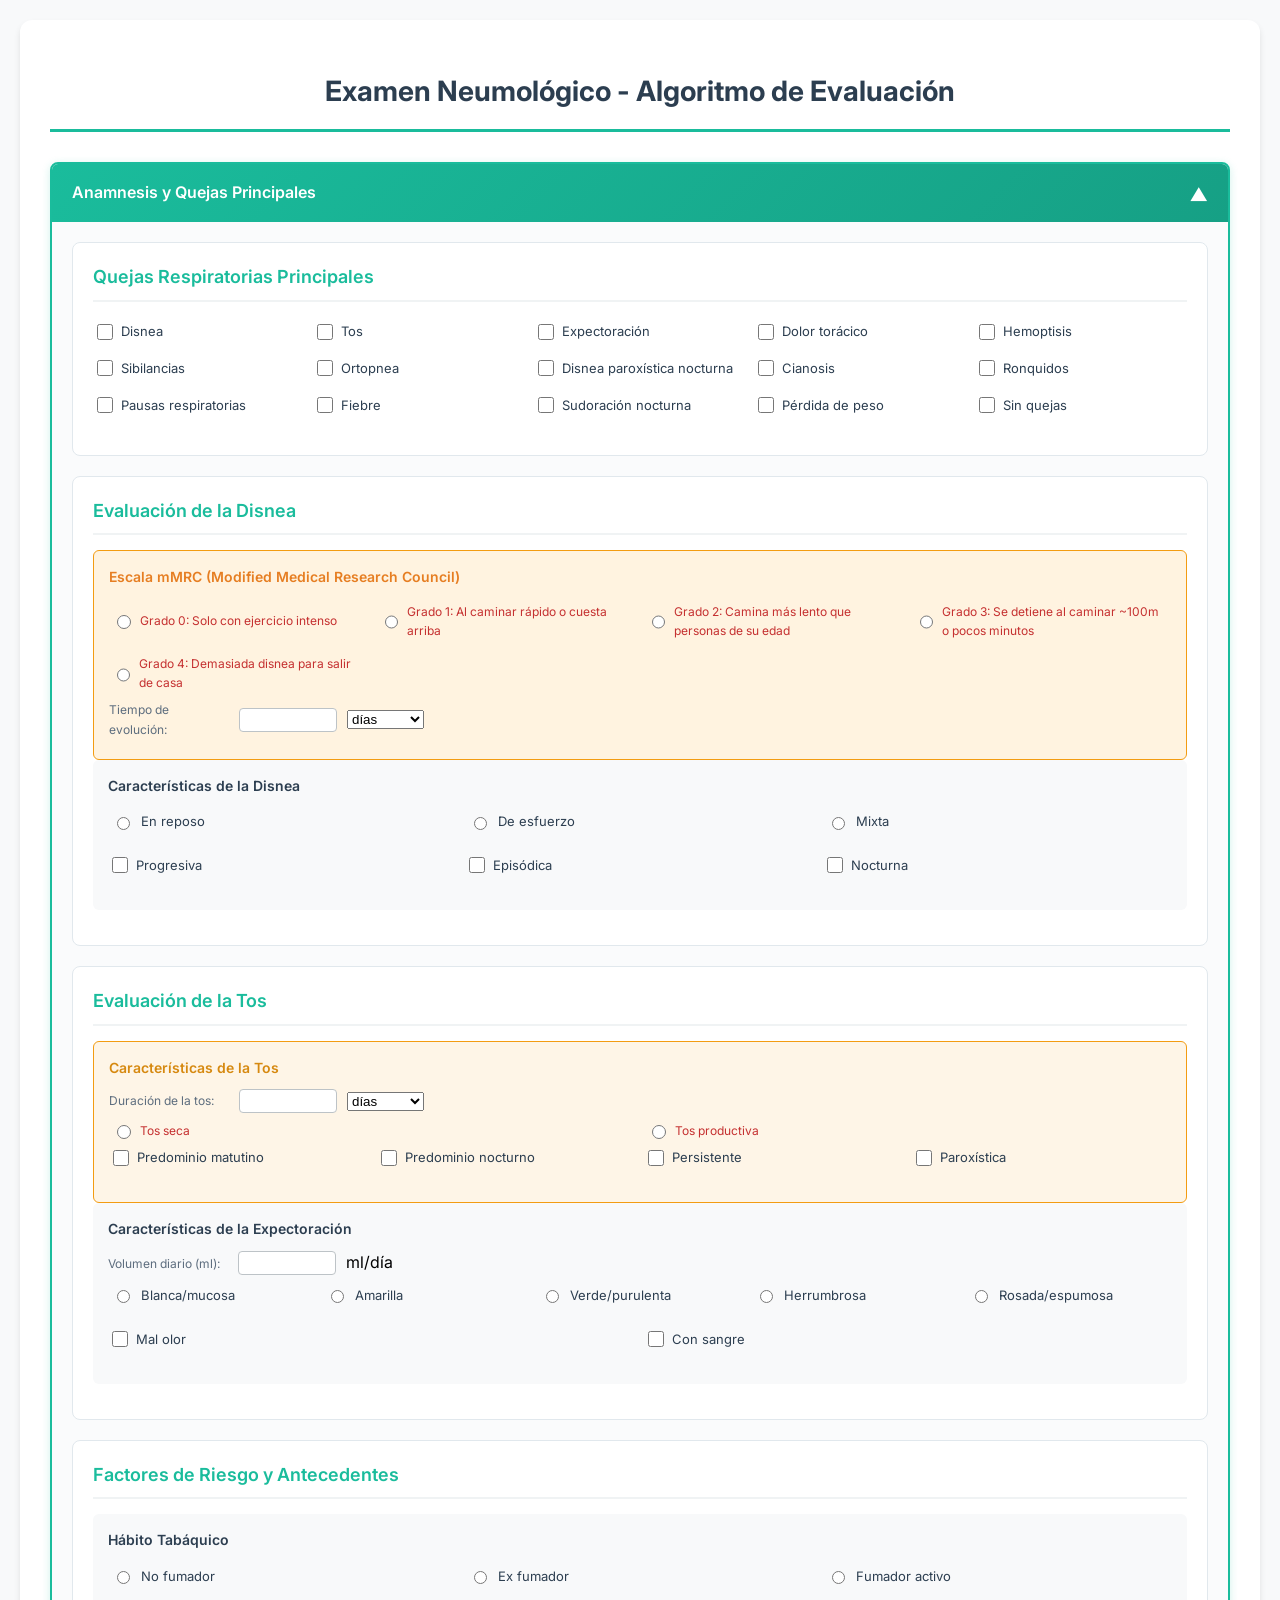
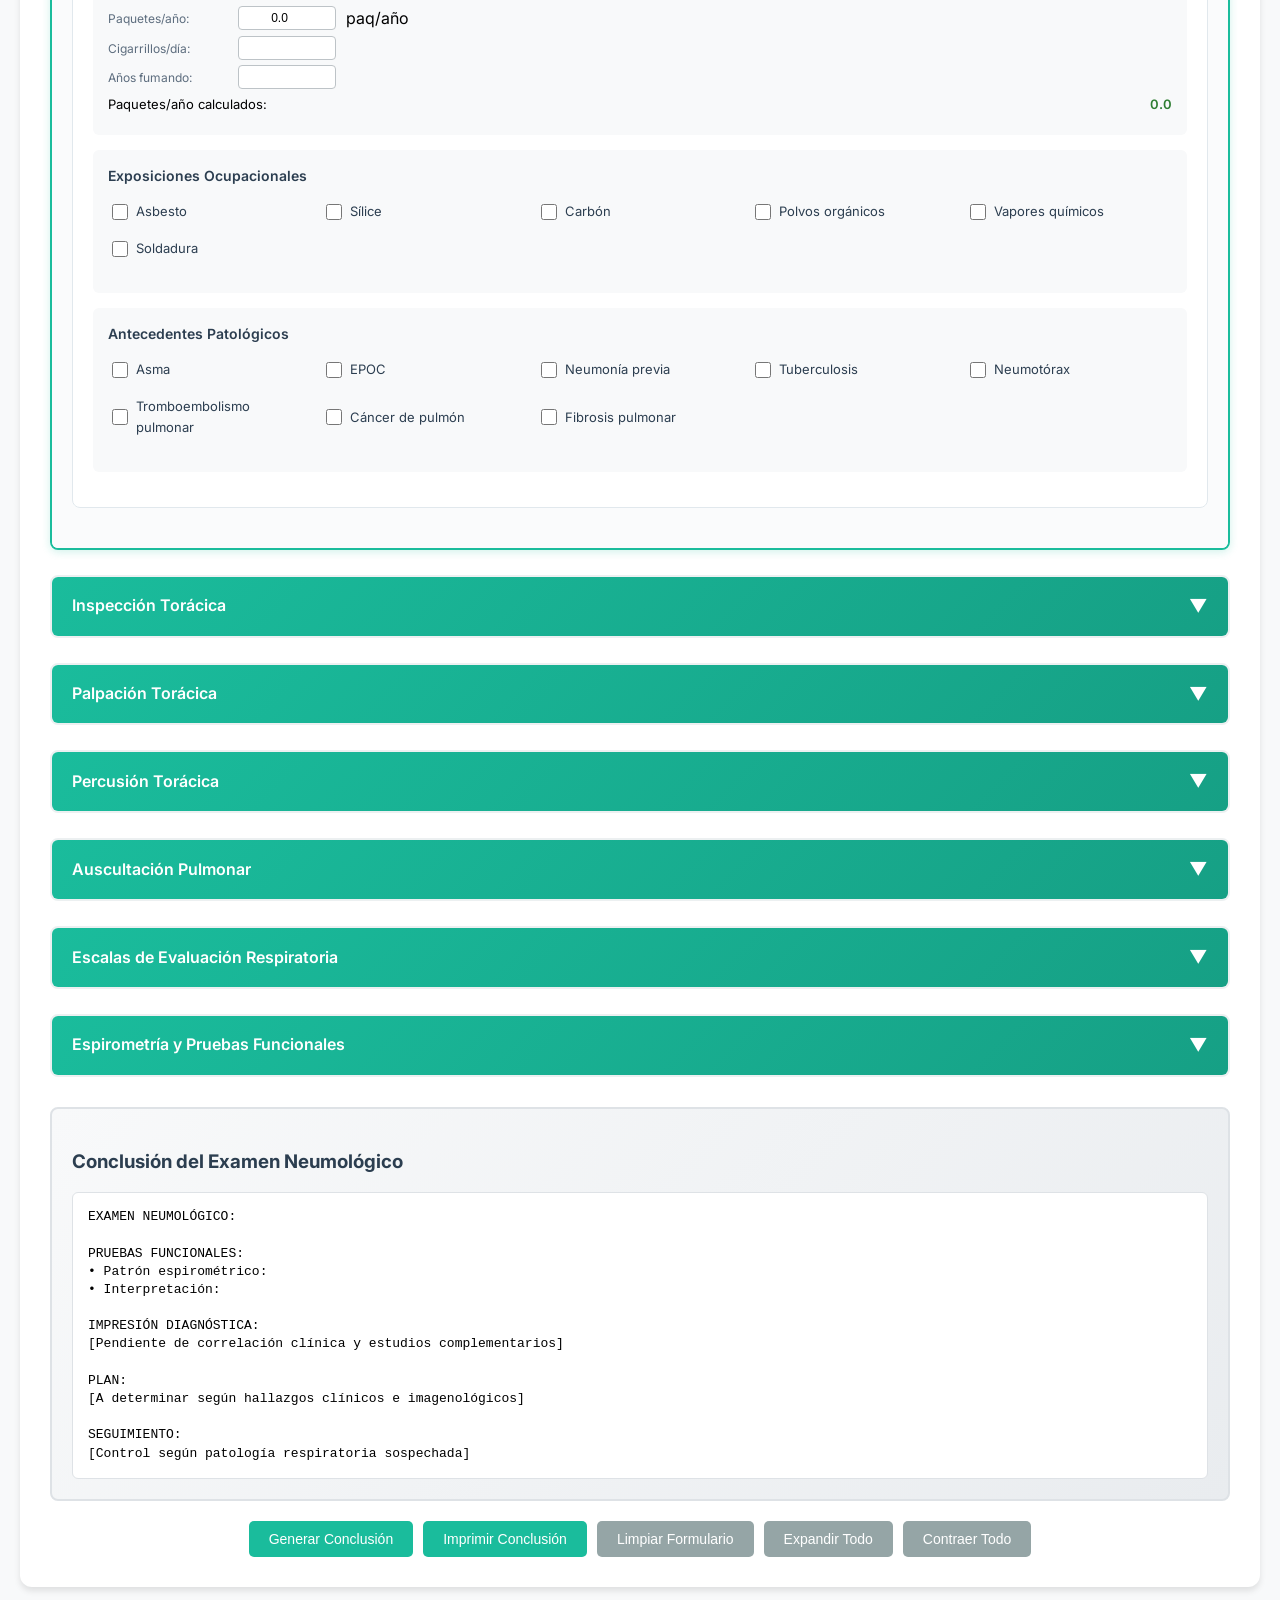
<file: html_inicial/pneumology_exam.html>
<!DOCTYPE html>
<html lang="es">
<head>
    <meta charset="UTF-8">
    <meta name="viewport" content="width=device-width, initial-scale=1.0">
    <title>Examen Neumológico - Algoritmo de Evaluación</title>
    <link href="https://fonts.googleapis.com/css2?family=Inter:wght@400;500;600;700&display=swap" rel="stylesheet">
    <style>
        body {
            font-family: 'Inter', 'Segoe UI', Tahoma, Geneva, Verdana, sans-serif;
            max-width: 1600px;
            margin: 0 auto;
            padding: 20px;
            background-color: #f8f9fa;
            line-height: 1.6;
        }
        
        .main-container {
            background: white;
            border-radius: 12px;
            box-shadow: 0 4px 6px rgba(0,0,0,0.1);
            padding: 30px;
        }
        
        h1 {
            color: #2c3e50;
            text-align: center;
            margin-bottom: 30px;
            font-size: 28px;
            border-bottom: 3px solid #1abc9c;
            padding-bottom: 15px;
        }
        
        .section {
            margin-bottom: 25px;
            border: 2px solid #ecf0f1;
            border-radius: 8px;
            overflow: hidden;
            transition: all 0.3s ease;
        }
        
        .section.active {
            border-color: #1abc9c;
            box-shadow: 0 2px 8px rgba(26, 188, 156, 0.2);
        }
        
        .section-header {
            background: linear-gradient(135deg, #1abc9c, #16a085);
            color: white;
            padding: 15px 20px;
            cursor: pointer;
            font-weight: 600;
            font-size: 16px;
            display: flex;
            justify-content: space-between;
            align-items: center;
            transition: background 0.3s ease;
        }
        
        .section-header:hover {
            background: linear-gradient(135deg, #16a085, #138d75);
        }
        
        .section-header .arrow {
            transition: transform 0.3s ease;
            font-size: 18px;
        }
        
        .section-header.expanded .arrow {
            transform: rotate(180deg);
        }
        
        .section-content {
            max-height: 0;
            overflow: hidden;
            transition: max-height 0.5s ease-in-out;
            background: #fafbfc;
        }
        
        .section-content.expanded {
            padding: 20px;
        }
        
        .exam-container {
            background: white;
            border: 1px solid #e1e8ed;
            border-radius: 8px;
            padding: 20px;
            margin-bottom: 20px;
        }
        
        .exam-header {
            font-size: 18px;
            font-weight: 600;
            color: #1abc9c;
            margin-bottom: 15px;
            padding-bottom: 8px;
            border-bottom: 2px solid #f0f3f4;
        }
        
        .exam-section {
            background: #f8f9fa;
            border-radius: 6px;
            padding: 15px;
            margin-bottom: 15px;
        }
        
        .exam-section h4 {
            color: #2c3e50;
            margin: 0 0 10px 0;
            font-size: 14px;
            font-weight: 600;
        }

        .sub-header {
            color: #16a085;
            margin: 15px 0 8px 0;
            font-size: 13px;
            font-weight: 600;
            text-transform: uppercase;
            letter-spacing: 0.5px;
        }
        
        .checkbox-grid {
            display: grid;
            grid-template-columns: repeat(auto-fit, minmax(200px, 1fr));
            gap: 8px;
            margin-bottom: 15px;
        }
        
        .checkbox-item {
            display: flex;
            align-items: center;
            gap: 8px;
            padding: 4px;
        }
        
        .checkbox-item input[type="checkbox"] {
            width: 16px;
            height: 16px;
            margin: 0;
        }
        
        .checkbox-item label {
            font-size: 13px;
            color: #2c3e50;
            cursor: pointer;
        }
        
        .measurement {
            display: flex;
            align-items: center;
            gap: 10px;
            margin: 5px 0;
        }
        
        .measurement label {
            font-size: 12px;
            color: #5d6d7e;
            flex-basis: 120px;
            flex-shrink: 0;
        }
        
        .input-field {
            width: 80px;
            padding: 4px 8px;
            border: 1px solid #bdc3c7;
            border-radius: 4px;
            font-size: 12px;
            text-align: center;
        }
        
        .input-field:focus {
            outline: none;
            border-color: #1abc9c;
            box-shadow: 0 0 0 2px rgba(26, 188, 156, 0.2);
        }

        .bilateral-container {
            display: grid;
            grid-template-columns: repeat(2, 1fr);
            gap: 20px;
            margin-top: 10px;
        }
        
        .side-container {
            padding: 15px;
            background: #ffffff;
            border: 1px solid #e8ecef;
            border-radius: 6px;
        }
        
        .side-header {
            font-weight: 600;
            font-size: 14px;
            color: #34495e;
            margin-bottom: 12px;
            text-align: center;
            border-bottom: 1px solid #f0f3f4;
            padding-bottom: 8px;
        }

        .respiratory-assessment {
            background: #e8f8f5;
            border: 1px solid #1abc9c;
            border-radius: 6px;
            padding: 15px;
            margin-top: 15px;
        }

        .respiratory-assessment h4 {
            color: #138d75;
            margin: 0 0 10px 0;
            font-size: 14px;
            font-weight: 600;
        }

        .dyspnea-assessment {
            background: #fff3e0;
            border: 1px solid #f39c12;
            border-radius: 6px;
            padding: 15px;
            margin-top: 15px;
        }

        .dyspnea-assessment h4 {
            color: #e67e22;
            margin: 0 0 10px 0;
            font-size: 14px;
            font-weight: 600;
        }

        .severity-section {
            background: #fdf2f2;
            border: 1px solid #e74c3c;
            border-radius: 6px;
            padding: 15px;
            margin-top: 15px;
        }

        .severity-section h4 {
            color: #c53030;
            margin: 0 0 10px 0;
            font-size: 14px;
            font-weight: 600;
        }

        .severity-grid {
            display: grid;
            grid-template-columns: repeat(auto-fit, minmax(250px, 1fr));
            gap: 8px;
        }

        .severity-item {
            display: flex;
            align-items: center;
            gap: 6px;
            padding: 3px;
        }

        .severity-item input[type="radio"] {
            width: 14px;
            height: 14px;
        }

        .severity-item label {
            font-size: 12px;
            color: #c53030;
            cursor: pointer;
        }
        
        .lung-map {
            display: grid;
            grid-template-columns: repeat(2, 1fr);
            gap: 15px;
            margin-top: 15px;
        }

        .lung-side {
            border: 1px solid #ddd;
            border-radius: 6px;
            padding: 15px;
            background: white;
        }

        .lung-side h5 {
            margin: 0 0 10px 0;
            font-size: 14px;
            font-weight: 600;
            text-align: center;
            color: #1abc9c;
        }

        .lung-zone {
            background: #f8f9fa;
            border-radius: 4px;
            padding: 10px;
            margin-bottom: 10px;
        }

        .lung-zone h6 {
            margin: 0 0 8px 0;
            font-size: 12px;
            font-weight: 600;
            color: #2c3e50;
        }

        .lung-findings {
            display: grid;
            grid-template-columns: repeat(3, 1fr);
            gap: 5px;
            font-size: 10px;
        }

        .lung-findings label {
            display: flex;
            align-items: center;
            gap: 3px;
            font-size: 10px;
        }

        .lung-findings input {
            width: 12px;
            height: 12px;
        }

        .score-calculation {
            background: #e8f5e8;
            border: 1px solid #4caf50;
            border-radius: 6px;
            padding: 15px;
            margin-top: 15px;
        }

        .score-item {
            display: flex;
            justify-content: space-between;
            align-items: center;
            margin: 5px 0;
            font-size: 13px;
        }

        .score-value {
            font-weight: 600;
            color: #2e7d32;
        }

        .cough-assessment {
            background: #fef5e7;
            border: 1px solid #f39c12;
            border-radius: 6px;
            padding: 15px;
            margin-top: 15px;
        }

        .cough-assessment h4 {
            color: #d68910;
            margin: 0 0 10px 0;
            font-size: 14px;
            font-weight: 600;
        }

        .conclusion {
            margin-top: 30px;
            padding: 20px;
            background: linear-gradient(135deg, #f8f9fa, #e9ecef);
            border-radius: 8px;
            border: 2px solid #dee2e6;
        }
        
        .conclusion h3 {
            color: #2c3e50;
            margin-bottom: 15px;
        }
        
        .conclusion-text {
            padding: 15px;
            background: white;
            border-radius: 6px;
            border: 1px solid #dee2e6;
            min-height: 200px;
            font-family: 'Courier New', monospace;
            white-space: pre-wrap;
            font-size: 13px;
            line-height: 1.4;
        }

        .control-buttons {
            margin-top: 20px;
            display: flex;
            gap: 10px;
            justify-content: center;
            flex-wrap: wrap;
        }

        .btn {
            padding: 10px 20px;
            border: none;
            border-radius: 5px;
            cursor: pointer;
            font-size: 14px;
            transition: background-color 0.3s;
        }

        .btn-primary {
            background-color: #1abc9c;
            color: white;
        }

        .btn-primary:hover {
            background-color: #16a085;
        }

        .btn-secondary {
            background-color: #95a5a6;
            color: white;
        }

        .btn-secondary:hover {
            background-color: #7f8c8d;
        }

        .legend {
            display: flex;
            gap: 20px;
            margin-bottom: 15px;
            font-size: 12px;
            flex-wrap: wrap;
        }

        .legend-item {
            display: flex;
            align-items: center;
            gap: 5px;
        }

        .legend-color {
            width: 12px;
            height: 12px;
            border-radius: 2px;
        }

        .respiratory-color { background-color: #1abc9c; }
        .dyspnea-color { background-color: #e67e22; }
        .cough-color { background-color: #d68910; }

        .description-area {
            width: 100%;
            min-height: 60px;
            padding: 8px;
            border: 1px solid #ddd;
            border-radius: 4px;
            font-size: 12px;
            resize: vertical;
        }

        .saturation-assessment {
            background: #e3f2fd;
            border: 1px solid #2196f3;
            border-radius: 6px;
            padding: 15px;
            margin-top: 15px;
        }

        .saturation-assessment h4 {
            color: #1976d2;
            margin: 0 0 10px 0;
            font-size: 14px;
            font-weight: 600;
        }

        .positive { color: #e74c3c !important; }
        .negative { color: #27ae60 !important; }
        .abnormal { color: #f39c12 !important; }

        .test-results {
            margin-top: 10px;
        }
        
        .test-item {
            display: flex;
            align-items: center;
            justify-content: space-between;
            flex-wrap: wrap;
            padding: 6px 10px;
            margin: 4px 0;
            background: white;
            border: 1px solid #e8ecef;
            border-radius: 4px;
        }
        
        .test-item label {
            font-size: 12px;
            color: #2c3e50;
            flex-grow: 1;
            margin-right: 10px;
        }
        
        .test-controls {
            display: flex;
            gap: 15px;
            align-items: center;
        }
        
        .test-checkbox {
            display: flex;
            align-items: center;
            gap: 4px;
        }
        
        .test-checkbox input[type="checkbox"] {
            width: 14px;
            height: 14px;
        }
        
        .test-checkbox span {
            font-size: 11px;
            color: #7f8c8d;
        }

        .spirometry-assessment {
            background: #f3e5f5;
            border: 1px solid #9c27b0;
            border-radius: 6px;
            padding: 15px;
            margin-top: 15px;
        }

        .spirometry-assessment h4 {
            color: #7b1fa2;
            margin: 0 0 10px 0;
            font-size: 14px;
            font-weight: 600;
        }
    </style>
</head>
<body>
    <div class="main-container">
        <h1>Examen Neumológico - Algoritmo de Evaluación</h1>
        
        <!-- Anamnesis y Quejas -->
        <div class="section">
            <div class="section-header" onclick="toggleSection(this)">
                <span>Anamnesis y Quejas Principales</span>
                <span class="arrow">▼</span>
            </div>
            <div class="section-content" id="anamnesis">
                <div class="exam-container">
                    <div class="exam-header">Quejas Respiratorias Principales</div>
                    <div class="checkbox-grid">
                        <div class="checkbox-item"><input type="checkbox" id="disnea"><label for="disnea">Disnea</label></div>
                        <div class="checkbox-item"><input type="checkbox" id="tos"><label for="tos">Tos</label></div>
                        <div class="checkbox-item"><input type="checkbox" id="expectoracion"><label for="expectoracion">Expectoración</label></div>
                        <div class="checkbox-item"><input type="checkbox" id="dolor-toracico"><label for="dolor-toracico">Dolor torácico</label></div>
                        <div class="checkbox-item"><input type="checkbox" id="hemoptisis"><label for="hemoptisis">Hemoptisis</label></div>
                        <div class="checkbox-item"><input type="checkbox" id="sibilancias"><label for="sibilancias">Sibilancias</label></div>
                        <div class="checkbox-item"><input type="checkbox" id="ortopnea"><label for="ortopnea">Ortopnea</label></div>
                        <div class="checkbox-item"><input type="checkbox" id="disnea-paroxistica"><label for="disnea-paroxistica">Disnea paroxística nocturna</label></div>
                        <div class="checkbox-item"><input type="checkbox" id="cianosis"><label for="cianosis">Cianosis</label></div>
                        <div class="checkbox-item"><input type="checkbox" id="ronquidos"><label for="ronquidos">Ronquidos</label></div>
                        <div class="checkbox-item"><input type="checkbox" id="apneas"><label for="apneas">Pausas respiratorias</label></div>
                        <div class="checkbox-item"><input type="checkbox" id="fiebre"><label for="fiebre">Fiebre</label></div>
                        <div class="checkbox-item"><input type="checkbox" id="sudoracion-nocturna"><label for="sudoracion-nocturna">Sudoración nocturna</label></div>
                        <div class="checkbox-item"><input type="checkbox" id="perdida-peso"><label for="perdida-peso">Pérdida de peso</label></div>
                        <div class="checkbox-item"><input type="checkbox" id="sin-quejas-neumo" onchange="handleNoComplaints()"><label for="sin-quejas-neumo">Sin quejas</label></div>
                    </div>
                </div>

                <div class="exam-container">
                    <div class="exam-header">Evaluación de la Disnea</div>
                    <div class="dyspnea-assessment">
                        <h4>Escala mMRC (Modified Medical Research Council)</h4>
                        <div class="severity-grid">
                            <div class="severity-item"><input type="radio" name="mmrc-dyspnea" id="mmrc-0" value="0"><label for="mmrc-0">Grado 0: Solo con ejercicio intenso</label></div>
                            <div class="severity-item"><input type="radio" name="mmrc-dyspnea" id="mmrc-1" value="1"><label for="mmrc-1">Grado 1: Al caminar rápido o cuesta arriba</label></div>
                            <div class="severity-item"><input type="radio" name="mmrc-dyspnea" id="mmrc-2" value="2"><label for="mmrc-2">Grado 2: Camina más lento que personas de su edad</label></div>
                            <div class="severity-item"><input type="radio" name="mmrc-dyspnea" id="mmrc-3" value="3"><label for="mmrc-3">Grado 3: Se detiene al caminar ~100m o pocos minutos</label></div>
                            <div class="severity-item"><input type="radio" name="mmrc-dyspnea" id="mmrc-4" value="4"><label for="mmrc-4">Grado 4: Demasiada disnea para salir de casa</label></div>
                        </div>
                        <div class="measurement">
                            <label>Tiempo de evolución:</label>
                            <input type="number" class="input-field" id="disnea-tiempo" min="0" max="120">
                            <select id="disnea-unidad">
                                <option value="días">días</option>
                                <option value="semanas">semanas</option>
                                <option value="meses">meses</option>
                                <option value="años">años</option>
                            </select>
                        </div>
                    </div>

                    <div class="exam-section">
                        <h4>Características de la Disnea</h4>
                        <div class="checkbox-grid">
                            <div class="checkbox-item"><input type="radio" name="tipo-disnea" id="disnea-reposo"><label for="disnea-reposo">En reposo</label></div>
                            <div class="checkbox-item"><input type="radio" name="tipo-disnea" id="disnea-esfuerzo"><label for="disnea-esfuerzo">De esfuerzo</label></div>
                            <div class="checkbox-item"><input type="radio" name="tipo-disnea" id="disnea-mixta"><label for="disnea-mixta">Mixta</label></div>
                        </div>
                        <div class="checkbox-grid">
                            <div class="checkbox-item"><input type="checkbox" id="disnea-progresiva"><label for="disnea-progresiva">Progresiva</label></div>
                            <div class="checkbox-item"><input type="checkbox" id="disnea-episodica"><label for="disnea-episodica">Episódica</label></div>
                            <div class="checkbox-item"><input type="checkbox" id="disnea-nocturna"><label for="disnea-nocturna">Nocturna</label></div>
                        </div>
                    </div>
                </div>

                <div class="exam-container">
                    <div class="exam-header">Evaluación de la Tos</div>
                    <div class="cough-assessment">
                        <h4>Características de la Tos</h4>
                        <div class="measurement">
                            <label>Duración de la tos:</label>
                            <input type="number" class="input-field" id="tos-duracion" min="0" max="24">
                            <select id="tos-duracion-unidad">
                                <option value="días">días</option>
                                <option value="semanas">semanas</option>
                                <option value="meses">meses</option>
                            </select>
                        </div>
                        <div class="severity-grid">
                            <div class="severity-item"><input type="radio" name="tipo-tos" id="tos-seca"><label for="tos-seca">Tos seca</label></div>
                            <div class="severity-item"><input type="radio" name="tipo-tos" id="tos-productiva"><label for="tos-productiva">Tos productiva</label></div>
                        </div>
                        <div class="checkbox-grid">
                            <div class="checkbox-item"><input type="checkbox" id="tos-matutina"><label for="tos-matutina">Predominio matutino</label></div>
                            <div class="checkbox-item"><input type="checkbox" id="tos-nocturna"><label for="tos-nocturna">Predominio nocturno</label></div>
                            <div class="checkbox-item"><input type="checkbox" id="tos-persistente"><label for="tos-persistente">Persistente</label></div>
                            <div class="checkbox-item"><input type="checkbox" id="tos-paroxistica"><label for="tos-paroxistica">Paroxística</label></div>
                        </div>
                    </div>

                    <div class="exam-section">
                        <h4>Características de la Expectoración</h4>
                        <div class="measurement">
                            <label>Volumen diario (ml):</label>
                            <input type="number" class="input-field" id="expectoracion-volumen" min="0" max="500">
                            <span>ml/día</span>
                        </div>
                        <div class="checkbox-grid">
                            <div class="checkbox-item"><input type="radio" name="color-expectoracion" id="expectoracion-blanca"><label for="expectoracion-blanca">Blanca/mucosa</label></div>
                            <div class="checkbox-item"><input type="radio" name="color-expectoracion" id="expectoracion-amarilla"><label for="expectoracion-amarilla">Amarilla</label></div>
                            <div class="checkbox-item"><input type="radio" name="color-expectoracion" id="expectoracion-verde"><label for="expectoracion-verde">Verde/purulenta</label></div>
                            <div class="checkbox-item"><input type="radio" name="color-expectoracion" id="expectoracion-herrumbrosa"><label for="expectoracion-herrumbrosa">Herrumbrosa</label></div>
                            <div class="checkbox-item"><input type="radio" name="color-expectoracion" id="expectoracion-rosada"><label for="expectoracion-rosada">Rosada/espumosa</label></div>
                        </div>
                        <div class="checkbox-grid">
                            <div class="checkbox-item"><input type="checkbox" id="expectoracion-mal-olor"><label for="expectoracion-mal-olor">Mal olor</label></div>
                            <div class="checkbox-item"><input type="checkbox" id="expectoracion-sangre"><label for="expectoracion-sangre">Con sangre</label></div>
                        </div>
                    </div>
                </div>

                <div class="exam-container">
                    <div class="exam-header">Factores de Riesgo y Antecedentes</div>
                    <div class="exam-section">
                        <h4>Hábito Tabáquico</h4>
                        <div class="checkbox-grid">
                            <div class="checkbox-item"><input type="radio" name="tabaquismo" id="no-fumador"><label for="no-fumador">No fumador</label></div>
                            <div class="checkbox-item"><input type="radio" name="tabaquismo" id="ex-fumador"><label for="ex-fumador">Ex fumador</label></div>
                            <div class="checkbox-item"><input type="radio" name="tabaquismo" id="fumador-activo"><label for="fumador-activo">Fumador activo</label></div>
                        </div>
                        <div class="measurement">
                            <label>Paquetes/año:</label>
                            <input type="number" class="input-field" id="paquetes-ano" min="0" max="200" onchange="calculatePackYears()">
                            <span>paq/año</span>
                        </div>
                        <div class="measurement">
                            <label>Cigarrillos/día:</label>
                            <input type="number" class="input-field" id="cigarrillos-dia" min="0" max="60" onchange="calculatePackYears()">
                        </div>
                        <div class="measurement">
                            <label>Años fumando:</label>
                            <input type="number" class="input-field" id="anos-fumando" min="0" max="80" onchange="calculatePackYears()">
                        </div>
                        <div class="score-item">
                            <span>Paquetes/año calculados:</span>
                            <span class="score-value" id="paquetes-calculados">0</span>
                        </div>
                    </div>

                    <div class="exam-section">
                        <h4>Exposiciones Ocupacionales</h4>
                        <div class="checkbox-grid">
                            <div class="checkbox-item"><input type="checkbox" id="asbesto"><label for="asbesto">Asbesto</label></div>
                            <div class="checkbox-item"><input type="checkbox" id="silice"><label for="silice">Sílice</label></div>
                            <div class="checkbox-item"><input type="checkbox" id="carbon"><label for="carbon">Carbón</label></div>
                            <div class="checkbox-item"><input type="checkbox" id="polvos-organicos"><label for="polvos-organicos">Polvos orgánicos</label></div>
                            <div class="checkbox-item"><input type="checkbox" id="vapores-quimicos"><label for="vapores-quimicos">Vapores químicos</label></div>
                            <div class="checkbox-item"><input type="checkbox" id="soldadura"><label for="soldadura">Soldadura</label></div>
                        </div>
                    </div>

                    <div class="exam-section">
                        <h4>Antecedentes Patológicos</h4>
                        <div class="checkbox-grid">
                            <div class="checkbox-item"><input type="checkbox" id="asma"><label for="asma">Asma</label></div>
                            <div class="checkbox-item"><input type="checkbox" id="epoc"><label for="epoc">EPOC</label></div>
                            <div class="checkbox-item"><input type="checkbox" id="neumonia-previa"><label for="neumonia-previa">Neumonía previa</label></div>
                            <div class="checkbox-item"><input type="checkbox" id="tuberculosis"><label for="tuberculosis">Tuberculosis</label></div>
                            <div class="checkbox-item"><input type="checkbox" id="neumotorax"><label for="neumotorax">Neumotórax</label></div>
                            <div class="checkbox-item"><input type="checkbox" id="tromboembolismo"><label for="tromboembolismo">Tromboembolismo pulmonar</label></div>
                            <div class="checkbox-item"><input type="checkbox" id="cancer-pulmon"><label for="cancer-pulmon">Cáncer de pulmón</label></div>
                            <div class="checkbox-item"><input type="checkbox" id="fibrosis-pulmonar"><label for="fibrosis-pulmonar">Fibrosis pulmonar</label></div>
                        </div>
                    </div>
                </div>
            </div>
        </div>
        
        <!-- Inspección Torácica -->
        <div class="section">
            <div class="section-header" onclick="toggleSection(this)">
                <span>Inspección Torácica</span>
                <span class="arrow">▼</span>
            </div>
            <div class="section-content" id="thoracic-inspection">
                <div class="legend">
                    <div class="legend-item">
                        <div class="legend-color respiratory-color"></div>
                        <span>Evaluación Respiratoria</span>
                    </div>
                </div>

                <div class="exam-container">
                    <div class="exam-header">Configuración Torácica</div>
                    <div class="exam-section">
                        <h4>Forma del Tórax</h4>
                        <div class="checkbox-grid">
                            <div class="checkbox-item"><input type="radio" name="forma-torax" id="torax-normal"><label for="torax-normal">Normal</label></div>
                            <div class="checkbox-item"><input type="radio" name="forma-torax" id="torax-en-tonel"><label for="torax-en-tonel">En tonel (EPOC)</label></div>
                            <div class="checkbox-item"><input type="radio" name="forma-torax" id="torax-embudo"><label for="torax-embudo">Pectus excavatum (embudo)</label></div>
                            <div class="checkbox-item"><input type="radio" name="forma-torax" id="torax-paloma"><label for="torax-paloma">Pectus carinatum (paloma)</label></div>
                            <div class="checkbox-item"><input type="radio" name="forma-torax" id="torax-cifoescoliotico"><label for="torax-cifoescoliotico">Cifoescoliótico</label></div>
                        </div>
                    </div>

                    <div class="exam-section">
                        <h4>Simetría y Deformidades</h4>
                        <div class="checkbox-grid">
                            <div class="checkbox-item"><input type="checkbox" id="torax-simetrico"><label for="torax-simetrico">Simétrico</label></div>
                            <div class="checkbox-item"><input type="checkbox" id="torax-asimetrico"><label for="torax-asimetrico">Asimétrico</label></div>
                            <div class="checkbox-item"><input type="checkbox" id="abombamiento"><label for="abombamiento">Abombamiento</label></div>
                            <div class="checkbox-item"><input type="checkbox" id="retracciones"><label for="retracciones">Retracciones</label></div>
                            <div class="checkbox-item"><input type="checkbox" id="cicatrices"><label for="cicatrices">Cicatrices</label></div>
                            <div class="checkbox-item"><input type="checkbox" id="masas-visibles"><label for="masas-visibles">Masas visibles</label></div>
                        </div>
                    </div>
                </div>

                <div class="exam-container">
                    <div class="exam-header">Patrón Respiratorio</div>
                    <div class="respiratory-assessment">
                        <h4>Características de la Respiración</h4>
                        <div class="measurement">
                            <label>Frecuencia respiratoria:</label>
                            <input type="number" class="input-field" id="frecuencia-respiratoria" min="5" max="60" onchange="evaluateRespiratoryRate()">
                            <span>rpm</span>
                        </div>
                        <div class="score-item">
                            <span>Interpretación FR:</span>
                            <span class="score-value" id="interpretacion-fr">--</span>
                        </div>
                        
                        <div class="checkbox-grid">
                            <div class="checkbox-item"><input type="radio" name="patron-respiratorio" id="respiracion-normal"><label for="respiracion-normal">Eupnea (normal)</label></div>
                            <div class="checkbox-item"><input type="radio" name="patron-respiratorio" id="taquipnea"><label for="taquipnea">Taquipnea</label></div>
                            <div class="checkbox-item"><input type="radio" name="patron-respiratorio" id="bradipnea"><label for="bradipnea">Bradipnea</label></div>
                            <div class="checkbox-item"><input type="radio" name="patron-respiratorio" id="respiracion-kussmaul"><label for="respiracion-kussmaul">Kussmaul</label></div>
                            <div class="checkbox-item"><input type="radio" name="patron-respiratorio" id="respiracion-cheyne-stokes"><label for="respiracion-cheyne-stokes">Cheyne-Stokes</label></div>
                            <div class="checkbox-item"><input type="radio" name="patron-respiratorio" id="respiracion-biot"><label for="respiracion-biot">Biot</label></div>
                        </div>
                        
                        <div class="checkbox-grid">
                            <div class="checkbox-item"><input type="checkbox" id="uso-musculos-accesorios"><label for="uso-musculos-accesorios">Uso de músculos accesorios</label></div>
                            <div class="checkbox-item"><input type="checkbox" id="tiraje-intercostal"><label for="tiraje-intercostal">Tiraje intercostal</label></div>
                            <div class="checkbox-item"><input type="checkbox" id="tiraje-subcostal"><label for="tiraje-subcostal">Tiraje subcostal</label></div>
                            <div class="checkbox-item"><input type="checkbox" id="aleteo-nasal"><label for="aleteo-nasal">Aleteo nasal</label></div>
                            <div class="checkbox-item"><input type="checkbox" id="respiracion-paradojica"><label for="respiracion-paradojica">Respiración paradójica</label></div>
                        </div>
                    </div>
                </div>

                <div class="exam-container">
                    <div class="exam-header">Signos de Insuficiencia Respiratoria</div>
                    <div class="saturation-assessment">
                        <h4>Oximetría y Signos de Hipoxemia</h4>
                        <div class="measurement">
                            <label>Saturación O2 (%):</label>
                            <input type="number" class="input-field" id="saturacion-o2" min="70" max="100" onchange="evaluateSaturation()">
                            <span>%</span>
                        </div>
                        <div class="measurement">
                            <label>FiO2:</label>
                            <input type="number" class="input-field" id="fio2" min="21" max="100" step="1">
                            <span>%</span>
                        </div>
                        <div class="score-item">
                            <span>Interpretación SatO2:</span>
                            <span class="score-value" id="interpretacion-sat">--</span>
                        </div>
                        
                        <div class="checkbox-grid">
                            <div class="checkbox-item"><input type="checkbox" id="cianosis-central"><label for="cianosis-central">Cianosis central</label></div>
                            <div class="checkbox-item"><input type="checkbox" id="cianosis-periferica"><label for="cianosis-periferica">Cianosis periférica</label></div>
                            <div class="checkbox-item"><input type="checkbox" id="acropaquias"><label for="acropaquias">Acropaquias (dedos en palillo de tambor)</label></div>
                            <div class="checkbox-item"><input type="checkbox" id="confusion"><label for="confusion">Confusión/agitación</label></div>
                        </div>
                    </div>
                </div>
            </div>
        </div>

        <!-- Palpación Torácica -->
        <div class="section">
            <div class="section-header" onclick="toggleSection(this)">
                <span>Palpación Torácica</span>
                <span class="arrow">▼</span>
            </div>
            <div class="section-content" id="thoracic-palpation">
                <div class="exam-container">
                    <div class="exam-header">Expansibilidad Torácica</div>
                    <div class="bilateral-container">
                        <div class="side-container">
                            <div class="side-header">Evaluación Bilateral</div>
                            <div class="test-results">
                                <div class="test-item">
                                    <label>Expansibilidad simétrica</label>
                                    <div class="test-controls">
                                        <div class="test-checkbox"><input type="checkbox" id="expansibilidad-normal" onchange="handleMutuallyExclusive('expansibilidad-normal', 'expansibilidad-asimetrica', this)"><span class="negative">Normal</span></div>
                                        <div class="test-checkbox"><input type="checkbox" id="expansibilidad-asimetrica" onchange="handleMutuallyExclusive('expansibilidad-normal', 'expansibilidad-asimetrica', this)"><span class="positive">Asimétrica</span></div>
                                    </div>
                                </div>
                                <div class="test-item">
                                    <label>Amplitud de expansión</label>
                                    <div class="test-controls">
                                        <div class="test-checkbox"><input type="checkbox" id="amplitud-normal" onchange="handleMutuallyExclusive('amplitud-normal', 'amplitud-disminuida', this)"><span class="negative">Normal</span></div>
                                        <div class="test-checkbox"><input type="checkbox" id="amplitud-disminuida" onchange="handleMutuallyExclusive('amplitud-normal', 'amplitud-disminuida', this)"><span class="positive">Disminuida</span></div>
                                    </div>
                                </div>
                            </div>
                        </div>
                        
                        <div class="side-container">
                            <div class="side-header">Mediciones</div>
                            <div class="measurement">
                                <label>Expansión torácica:</label>
                                <input type="number" class="input-field" id="expansion-toracica" min="0" max="15" step="0.5">
                                <span>cm (normal >5cm)</span>
                            </div>
                            <div class="measurement">
                                <label>Perímetro inspiratorio:</label>
                                <input type="number" class="input-field" id="perimetro-inspiratorio" min="60" max="150">
                                <span>cm</span>
                            </div>
                            <div class="measurement">
                                <label>Perímetro espiratorio:</label>
                                <input type="number" class="input-field" id="perimetro-espiratorio" min="60" max="150">
                                <span>cm</span>
                            </div>
                        </div>
                    </div>
                </div>

                <div class="exam-container">
                    <div class="exam-header">Frémito Vocal</div>
                    <div class="lung-map">
                        <div class="lung-side">
                            <h5>Pulmón Derecho</h5>
                            <div class="lung-zone">
                                <h6>Ápice</h6>
                                <div class="test-controls">
                                    <div class="test-checkbox"><input type="radio" name="fremito-der-apice" id="fremito-der-apice-normal" value="normal"><span class="negative">Normal</span></div>
                                    <div class="test-checkbox"><input type="radio" name="fremito-der-apice" id="fremito-der-apice-aumentado" value="aumentado"><span class="positive">Aumentado</span></div>
                                    <div class="test-checkbox"><input type="radio" name="fremito-der-apice" id="fremito-der-apice-disminuido" value="disminuido"><span class="abnormal">Disminuido</span></div>
                                    <div class="test-checkbox"><input type="radio" name="fremito-der-apice" id="fremito-der-apice-abolido" value="abolido"><span class="positive">Abolido</span></div>
                                </div>
                            </div>
                            <div class="lung-zone">
                                <h6>Campo Superior</h6>
                                <div class="test-controls">
                                    <div class="test-checkbox"><input type="radio" name="fremito-der-superior" id="fremito-der-superior-normal" value="normal"><span class="negative">Normal</span></div>
                                    <div class="test-checkbox"><input type="radio" name="fremito-der-superior" id="fremito-der-superior-aumentado" value="aumentado"><span class="positive">Aumentado</span></div>
                                    <div class="test-checkbox"><input type="radio" name="fremito-der-superior" id="fremito-der-superior-disminuido" value="disminuido"><span class="abnormal">Disminuido</span></div>
                                    <div class="test-checkbox"><input type="radio" name="fremito-der-superior" id="fremito-der-superior-abolido" value="abolido"><span class="positive">Abolido</span></div>
                                </div>
                            </div>
                            <div class="lung-zone">
                                <h6>Campo Medio</h6>
                                <div class="test-controls">
                                    <div class="test-checkbox"><input type="radio" name="fremito-der-medio" id="fremito-der-medio-normal" value="normal"><span class="negative">Normal</span></div>
                                    <div class="test-checkbox"><input type="radio" name="fremito-der-medio" id="fremito-der-medio-aumentado" value="aumentado"><span class="positive">Aumentado</span></div>
                                    <div class="test-checkbox"><input type="radio" name="fremito-der-medio" id="fremito-der-medio-disminuido" value="disminuido"><span class="abnormal">Disminuido</span></div>
                                    <div class="test-checkbox"><input type="radio" name="fremito-der-medio" id="fremito-der-medio-abolido" value="abolido"><span class="positive">Abolido</span></div>
                                </div>
                            </div>
                            <div class="lung-zone">
                                <h6>Campo Inferior</h6>
                                <div class="test-controls">
                                    <div class="test-checkbox"><input type="radio" name="fremito-der-inferior" id="fremito-der-inferior-normal" value="normal"><span class="negative">Normal</span></div>
                                    <div class="test-checkbox"><input type="radio" name="fremito-der-inferior" id="fremito-der-inferior-aumentado" value="aumentado"><span class="positive">Aumentado</span></div>
                                    <div class="test-checkbox"><input type="radio" name="fremito-der-inferior" id="fremito-der-inferior-disminuido" value="disminuido"><span class="abnormal">Disminuido</span></div>
                                    <div class="test-checkbox"><input type="radio" name="fremito-der-inferior" id="fremito-der-inferior-abolido" value="abolido"><span class="positive">Abolido</span></div>
                                </div>
                            </div>
                        </div>
                        
                        <div class="lung-side">
                            <h5>Pulmón Izquierdo</h5>
                            <div class="lung-zone">
                                <h6>Ápice</h6>
                                <div class="test-controls">
                                    <div class="test-checkbox"><input type="radio" name="fremito-izq-apice" id="fremito-izq-apice-normal" value="normal"><span class="negative">Normal</span></div>
                                    <div class="test-checkbox"><input type="radio" name="fremito-izq-apice" id="fremito-izq-apice-aumentado" value="aumentado"><span class="positive">Aumentado</span></div>
                                    <div class="test-checkbox"><input type="radio" name="fremito-izq-apice" id="fremito-izq-apice-disminuido" value="disminuido"><span class="abnormal">Disminuido</span></div>
                                    <div class="test-checkbox"><input type="radio" name="fremito-izq-apice" id="fremito-izq-apice-abolido" value="abolido"><span class="positive">Abolido</span></div>
                                </div>
                            </div>
                            <div class="lung-zone">
                                <h6>Campo Superior</h6>
                                <div class="test-controls">
                                    <div class="test-checkbox"><input type="radio" name="fremito-izq-superior" id="fremito-izq-superior-normal" value="normal"><span class="negative">Normal</span></div>
                                    <div class="test-checkbox"><input type="radio" name="fremito-izq-superior" id="fremito-izq-superior-aumentado" value="aumentado"><span class="positive">Aumentado</span></div>
                                    <div class="test-checkbox"><input type="radio" name="fremito-izq-superior" id="fremito-izq-superior-disminuido" value="disminuido"><span class="abnormal">Disminuido</span></div>
                                    <div class="test-checkbox"><input type="radio" name="fremito-izq-superior" id="fremito-izq-superior-abolido" value="abolido"><span class="positive">Abolido</span></div>
                                </div>
                            </div>
                            <div class="lung-zone">
                                <h6>Campo Medio</h6>
                                <div class="test-controls">
                                    <div class="test-checkbox"><input type="radio" name="fremito-izq-medio" id="fremito-izq-medio-normal" value="normal"><span class="negative">Normal</span></div>
                                    <div class="test-checkbox"><input type="radio" name="fremito-izq-medio" id="fremito-izq-medio-aumentado" value="aumentado"><span class="positive">Aumentado</span></div>
                                    <div class="test-checkbox"><input type="radio" name="fremito-izq-medio" id="fremito-izq-medio-disminuido" value="disminuido"><span class="abnormal">Disminuido</span></div>
                                    <div class="test-checkbox"><input type="radio" name="fremito-izq-medio" id="fremito-izq-medio-abolido" value="abolido"><span class="positive">Abolido</span></div>
                                </div>
                            </div>
                            <div class="lung-zone">
                                <h6>Campo Inferior</h6>
                                <div class="test-controls">
                                    <div class="test-checkbox"><input type="radio" name="fremito-izq-inferior" id="fremito-izq-inferior-normal" value="normal"><span class="negative">Normal</span></div>
                                    <div class="test-checkbox"><input type="radio" name="fremito-izq-inferior" id="fremito-izq-inferior-aumentado" value="aumentado"><span class="positive">Aumentado</span></div>
                                    <div class="test-checkbox"><input type="radio" name="fremito-izq-inferior" id="fremito-izq-inferior-disminuido" value="disminuido"><span class="abnormal">Disminuido</span></div>
                                    <div class="test-checkbox"><input type="radio" name="fremito-izq-inferior" id="fremito-izq-inferior-abolido" value="abolido"><span class="positive">Abolido</span></div>
                                </div>
                            </div>
                        </div>
                    </div>
                </div>
            </div>
        </div>

        <!-- Percusión Torácica -->
        <div class="section">
            <div class="section-header" onclick="toggleSection(this)">
                <span>Percusión Torácica</span>
                <span class="arrow">▼</span>
            </div>
            <div class="section-content" id="thoracic-percussion">
                <div class="exam-container">
                    <div class="exam-header">Sonoridad Pulmonar</div>
                    <div class="lung-map">
                        <div class="lung-side">
                            <h5>Pulmón Derecho</h5>
                            <div class="lung-zone">
                                <h6>Ápice</h6>
                                <div class="test-controls">
                                    <div class="test-checkbox"><input type="radio" name="percusion-der-apice" id="percusion-der-apice-sonoro" value="sonoro"><span class="negative">Sonoro</span></div>
                                    <div class="test-checkbox"><input type="radio" name="percusion-der-apice" id="percusion-der-apice-hipersonoro" value="hipersonoro"><span class="abnormal">Hipersonoro</span></div>
                                    <div class="test-checkbox"><input type="radio" name="percusion-der-apice" id="percusion-der-apice-mate" value="mate"><span class="positive">Mate</span></div>
                                    <div class="test-checkbox"><input type="radio" name="percusion-der-apice" id="percusion-der-apice-submate" value="submate"><span class="positive">Submate</span></div>
                                </div>
                            </div>
                            <div class="lung-zone">
                                <h6>Campo Superior</h6>
                                <div class="test-controls">
                                    <div class="test-checkbox"><input type="radio" name="percusion-der-superior" id="percusion-der-superior-sonoro" value="sonoro"><span class="negative">Sonoro</span></div>
                                    <div class="test-checkbox"><input type="radio" name="percusion-der-superior" id="percusion-der-superior-hipersonoro" value="hipersonoro"><span class="abnormal">Hipersonoro</span></div>
                                    <div class="test-checkbox"><input type="radio" name="percusion-der-superior" id="percusion-der-superior-mate" value="mate"><span class="positive">Mate</span></div>
                                    <div class="test-checkbox"><input type="radio" name="percusion-der-superior" id="percusion-der-superior-submate" value="submate"><span class="positive">Submate</span></div>
                                </div>
                            </div>
                            <div class="lung-zone">
                                <h6>Campo Medio</h6>
                                <div class="test-controls">
                                    <div class="test-checkbox"><input type="radio" name="percusion-der-medio" id="percusion-der-medio-sonoro" value="sonoro"><span class="negative">Sonoro</span></div>
                                    <div class="test-checkbox"><input type="radio" name="percusion-der-medio" id="percusion-der-medio-hipersonoro" value="hipersonoro"><span class="abnormal">Hipersonoro</span></div>
                                    <div class="test-checkbox"><input type="radio" name="percusion-der-medio" id="percusion-der-medio-mate" value="mate"><span class="positive">Mate</span></div>
                                    <div class="test-checkbox"><input type="radio" name="percusion-der-medio" id="percusion-der-medio-submate" value="submate"><span class="positive">Submate</span></div>
                                </div>
                            </div>
                            <div class="lung-zone">
                                <h6>Campo Inferior</h6>
                                <div class="test-controls">
                                    <div class="test-checkbox"><input type="radio" name="percusion-der-inferior" id="percusion-der-inferior-sonoro" value="sonoro"><span class="negative">Sonoro</span></div>
                                    <div class="test-checkbox"><input type="radio" name="percusion-der-inferior" id="percusion-der-inferior-hipersonoro" value="hipersonoro"><span class="abnormal">Hipersonoro</span></div>
                                    <div class="test-checkbox"><input type="radio" name="percusion-der-inferior" id="percusion-der-inferior-mate" value="mate"><span class="positive">Mate</span></div>
                                    <div class="test-checkbox"><input type="radio" name="percusion-der-inferior" id="percusion-der-inferior-submate" value="submate"><span class="positive">Submate</span></div>
                                </div>
                            </div>
                        </div>
                        
                        <div class="lung-side">
                            <h5>Pulmón Izquierdo</h5>
                            <div class="lung-zone">
                                <h6>Ápice</h6>
                                <div class="test-controls">
                                    <div class="test-checkbox"><input type="radio" name="percusion-izq-apice" id="percusion-izq-apice-sonoro" value="sonoro"><span class="negative">Sonoro</span></div>
                                    <div class="test-checkbox"><input type="radio" name="percusion-izq-apice" id="percusion-izq-apice-hipersonoro" value="hipersonoro"><span class="abnormal">Hipersonoro</span></div>
                                    <div class="test-checkbox"><input type="radio" name="percusion-izq-apice" id="percusion-izq-apice-mate" value="mate"><span class="positive">Mate</span></div>
                                    <div class="test-checkbox"><input type="radio" name="percusion-izq-apice" id="percusion-izq-apice-submate" value="submate"><span class="positive">Submate</span></div>
                                </div>
                            </div>
                            <div class="lung-zone">
                                <h6>Campo Superior</h6>
                                <div class="test-controls">
                                    <div class="test-checkbox"><input type="radio" name="percusion-izq-superior" id="percusion-izq-superior-sonoro" value="sonoro"><span class="negative">Sonoro</span></div>
                                    <div class="test-checkbox"><input type="radio" name="percusion-izq-superior" id="percusion-izq-superior-hipersonoro" value="hipersonoro"><span class="abnormal">Hipersonoro</span></div>
                                    <div class="test-checkbox"><input type="radio" name="percusion-izq-superior" id="percusion-izq-superior-mate" value="mate"><span class="positive">Mate</span></div>
                                    <div class="test-checkbox"><input type="radio" name="percusion-izq-superior" id="percusion-izq-superior-submate" value="submate"><span class="positive">Submate</span></div>
                                </div>
                            </div>
                            <div class="lung-zone">
                                <h6>Campo Medio</h6>
                                <div class="test-controls">
                                    <div class="test-checkbox"><input type="radio" name="percusion-izq-medio" id="percusion-izq-medio-sonoro" value="sonoro"><span class="negative">Sonoro</span></div>
                                    <div class="test-checkbox"><input type="radio" name="percusion-izq-medio" id="percusion-izq-medio-hipersonoro" value="hipersonoro"><span class="abnormal">Hipersonoro</span></div>
                                    <div class="test-checkbox"><input type="radio" name="percusion-izq-medio" id="percusion-izq-medio-mate" value="mate"><span class="positive">Mate</span></div>
                                    <div class="test-checkbox"><input type="radio" name="percusion-izq-medio" id="percusion-izq-medio-submate" value="submate"><span class="positive">Submate</span></div>
                                </div>
                            </div>
                            <div class="lung-zone">
                                <h6>Campo Inferior</h6>
                                <div class="test-controls">
                                    <div class="test-checkbox"><input type="radio" name="percusion-izq-inferior" id="percusion-izq-inferior-sonoro" value="sonoro"><span class="negative">Sonoro</span></div>
                                    <div class="test-checkbox"><input type="radio" name="percusion-izq-inferior" id="percusion-izq-inferior-hipersonoro" value="hipersonoro"><span class="abnormal">Hipersonoro</span></div>
                                    <div class="test-checkbox"><input type="radio" name="percusion-izq-inferior" id="percusion-izq-inferior-mate" value="mate"><span class="positive">Mate</span></div>
                                    <div class="test-checkbox"><input type="radio" name="percusion-izq-inferior" id="percusion-izq-inferior-submate" value="submate"><span class="positive">Submate</span></div>
                                </div>
                            </div>
                        </div>
                    </div>
                </div>

                <div class="exam-container">
                    <div class="exam-header">Excursión Diafragmática</div>
                    <div class="bilateral-container">
                        <div class="side-container">
                            <div class="side-header">Hemidiafragma Derecho</div>
                            <div class="measurement">
                                <label>Excursión:</label>
                                <input type="number" class="input-field" id="excursion-der" min="0" max="15" step="0.5">
                                <span>cm (normal 3-5cm)</span>
                            </div>
                            <div class="test-controls">
                                <div class="test-checkbox"><input type="checkbox" id="diafragma-der-normal"><span class="negative">Normal</span></div>
                                <div class="test-checkbox"><input type="checkbox" id="diafragma-der-elevado"><span class="positive">Elevado</span></div>
                                <div class="test-checkbox"><input type="checkbox" id="diafragma-der-bajo"><span class="abnormal">Bajo</span></div>
                                <div class="test-checkbox"><input type="checkbox" id="diafragma-der-paralitico"><span class="positive">Paralítico</span></div>
                            </div>
                        </div>
                        
                        <div class="side-container">
                            <div class="side-header">Hemidiafragma Izquierdo</div>
                            <div class="measurement">
                                <label>Excursión:</label>
                                <input type="number" class="input-field" id="excursion-izq" min="0" max="15" step="0.5">
                                <span>cm (normal 3-5cm)</span>
                            </div>
                            <div class="test-controls">
                                <div class="test-checkbox"><input type="checkbox" id="diafragma-izq-normal"><span class="negative">Normal</span></div>
                                <div class="test-checkbox"><input type="checkbox" id="diafragma-izq-elevado"><span class="positive">Elevado</span></div>
                                <div class="test-checkbox"><input type="checkbox" id="diafragma-izq-bajo"><span class="abnormal">Bajo</span></div>
                                <div class="test-checkbox"><input type="checkbox" id="diafragma-izq-paralitico"><span class="positive">Paralítico</span></div>
                            </div>
                        </div>
                    </div>
                </div>
            </div>
        </div>

        <!-- Auscultación Pulmonar -->
        <div class="section">
            <div class="section-header" onclick="toggleSection(this)">
                <span>Auscultación Pulmonar</span>
                <span class="arrow">▼</span>
            </div>
            <div class="section-content" id="pulmonary-auscultation">
                <div class="exam-container">
                    <div class="exam-header">Ruidos Respiratorios Normales</div>
                    <div class="lung-map">
                        <div class="lung-side">
                            <h5>Pulmón Derecho</h5>
                            <div class="lung-zone">
                                <h6>Ápice</h6>
                                <div class="test-controls">
                                    <div class="test-checkbox"><input type="radio" name="ruidos-der-apice" id="ruidos-der-apice-vesicular" value="vesicular"><span class="negative">Vesicular</span></div>
                                    <div class="test-checkbox"><input type="radio" name="ruidos-der-apice" id="ruidos-der-apice-bronquial" value="bronquial"><span class="positive">Bronquial</span></div>
                                    <div class="test-checkbox"><input type="radio" name="ruidos-der-apice" id="ruidos-der-apice-broncovesicular" value="broncovesicular"><span class="abnormal">Broncovesicular</span></div>
                                    <div class="test-checkbox"><input type="radio" name="ruidos-der-apice" id="ruidos-der-apice-disminuido" value="disminuido"><span class="positive">Disminuido</span></div>
                                    <div class="test-checkbox"><input type="radio" name="ruidos-der-apice" id="ruidos-der-apice-abolido" value="abolido"><span class="positive">Abolido</span></div>
                                </div>
                            </div>
                            <div class="lung-zone">
                                <h6>Campo Superior</h6>
                                <div class="test-controls">
                                    <div class="test-checkbox"><input type="radio" name="ruidos-der-superior" id="ruidos-der-superior-vesicular" value="vesicular"><span class="negative">Vesicular</span></div>
                                    <div class="test-checkbox"><input type="radio" name="ruidos-der-superior" id="ruidos-der-superior-bronquial" value="bronquial"><span class="positive">Bronquial</span></div>
                                    <div class="test-checkbox"><input type="radio" name="ruidos-der-superior" id="ruidos-der-superior-broncovesicular" value="broncovesicular"><span class="abnormal">Broncovesicular</span></div>
                                    <div class="test-checkbox"><input type="radio" name="ruidos-der-superior" id="ruidos-der-superior-disminuido" value="disminuido"><span class="positive">Disminuido</span></div>
                                    <div class="test-checkbox"><input type="radio" name="ruidos-der-superior" id="ruidos-der-superior-abolido" value="abolido"><span class="positive">Abolido</span></div>
                                </div>
                            </div>
                            <div class="lung-zone">
                                <h6>Campo Medio</h6>
                                <div class="test-controls">
                                    <div class="test-checkbox"><input type="radio" name="ruidos-der-medio" id="ruidos-der-medio-vesicular" value="vesicular"><span class="negative">Vesicular</span></div>
                                    <div class="test-checkbox"><input type="radio" name="ruidos-der-medio" id="ruidos-der-medio-bronquial" value="bronquial"><span class="positive">Bronquial</span></div>
                                    <div class="test-checkbox"><input type="radio" name="ruidos-der-medio" id="ruidos-der-medio-broncovesicular" value="broncovesicular"><span class="abnormal">Broncovesicular</span></div>
                                    <div class="test-checkbox"><input type="radio" name="ruidos-der-medio" id="ruidos-der-medio-disminuido" value="disminuido"><span class="positive">Disminuido</span></div>
                                    <div class="test-checkbox"><input type="radio" name="ruidos-der-medio" id="ruidos-der-medio-abolido" value="abolido"><span class="positive">Abolido</span></div>
                                </div>
                            </div>
                            <div class="lung-zone">
                                <h6>Campo Inferior</h6>
                                <div class="test-controls">
                                    <div class="test-checkbox"><input type="radio" name="ruidos-der-inferior" id="ruidos-der-inferior-vesicular" value="vesicular"><span class="negative">Vesicular</span></div>
                                    <div class="test-checkbox"><input type="radio" name="ruidos-der-inferior" id="ruidos-der-inferior-bronquial" value="bronquial"><span class="positive">Bronquial</span></div>
                                    <div class="test-checkbox"><input type="radio" name="ruidos-der-inferior" id="ruidos-der-inferior-broncovesicular" value="broncovesicular"><span class="abnormal">Broncovesicular</span></div>
                                    <div class="test-checkbox"><input type="radio" name="ruidos-der-inferior" id="ruidos-der-inferior-disminuido" value="disminuido"><span class="positive">Disminuido</span></div>
                                    <div class="test-checkbox"><input type="radio" name="ruidos-der-inferior" id="ruidos-der-inferior-abolido" value="abolido"><span class="positive">Abolido</span></div>
                                </div>
                            </div>
                        </div>
                        
                        <div class="lung-side">
                            <h5>Pulmón Izquierdo</h5>
                            <div class="lung-zone">
                                <h6>Ápice</h6>
                                <div class="test-controls">
                                    <div class="test-checkbox"><input type="radio" name="ruidos-izq-apice" id="ruidos-izq-apice-vesicular" value="vesicular"><span class="negative">Vesicular</span></div>
                                    <div class="test-checkbox"><input type="radio" name="ruidos-izq-apice" id="ruidos-izq-apice-bronquial" value="bronquial"><span class="positive">Bronquial</span></div>
                                    <div class="test-checkbox"><input type="radio" name="ruidos-izq-apice" id="ruidos-izq-apice-broncovesicular" value="broncovesicular"><span class="abnormal">Broncovesicular</span></div>
                                    <div class="test-checkbox"><input type="radio" name="ruidos-izq-apice" id="ruidos-izq-apice-disminuido" value="disminuido"><span class="positive">Disminuido</span></div>
                                    <div class="test-checkbox"><input type="radio" name="ruidos-izq-apice" id="ruidos-izq-apice-abolido" value="abolido"><span class="positive">Abolido</span></div>
                                </div>
                            </div>
                            <div class="lung-zone">
                                <h6>Campo Superior</h6>
                                <div class="test-controls">
                                    <div class="test-checkbox"><input type="radio" name="ruidos-izq-superior" id="ruidos-izq-superior-vesicular" value="vesicular"><span class="negative">Vesicular</span></div>
                                    <div class="test-checkbox"><input type="radio" name="ruidos-izq-superior" id="ruidos-izq-superior-bronquial" value="bronquial"><span class="positive">Bronquial</span></div>
                                    <div class="test-checkbox"><input type="radio" name="ruidos-izq-superior" id="ruidos-izq-superior-broncovesicular" value="broncovesicular"><span class="abnormal">Broncovesicular</span></div>
                                    <div class="test-checkbox"><input type="radio" name="ruidos-izq-superior" id="ruidos-izq-superior-disminuido" value="disminuido"><span class="positive">Disminuido</span></div>
                                    <div class="test-checkbox"><input type="radio" name="ruidos-izq-superior" id="ruidos-izq-superior-abolido" value="abolido"><span class="positive">Abolido</span></div>
                                </div>
                            </div>
                            <div class="lung-zone">
                                <h6>Campo Medio</h6>
                                <div class="test-controls">
                                    <div class="test-checkbox"><input type="radio" name="ruidos-izq-medio" id="ruidos-izq-medio-vesicular" value="vesicular"><span class="negative">Vesicular</span></div>
                                    <div class="test-checkbox"><input type="radio" name="ruidos-izq-medio" id="ruidos-izq-medio-bronquial" value="bronquial"><span class="positive">Bronquial</span></div>
                                    <div class="test-checkbox"><input type="radio" name="ruidos-izq-medio" id="ruidos-izq-medio-broncovesicular" value="broncovesicular"><span class="abnormal">Broncovesicular</span></div>
                                    <div class="test-checkbox"><input type="radio" name="ruidos-izq-medio" id="ruidos-izq-medio-disminuido" value="disminuido"><span class="positive">Disminuido</span></div>
                                    <div class="test-checkbox"><input type="radio" name="ruidos-izq-medio" id="ruidos-izq-medio-abolido" value="abolido"><span class="positive">Abolido</span></div>
                                </div>
                            </div>
                            <div class="lung-zone">
                                <h6>Campo Inferior</h6>
                                <div class="test-controls">
                                    <div class="test-checkbox"><input type="radio" name="ruidos-izq-inferior" id="ruidos-izq-inferior-vesicular" value="vesicular"><span class="negative">Vesicular</span></div>
                                    <div class="test-checkbox"><input type="radio" name="ruidos-izq-inferior" id="ruidos-izq-inferior-bronquial" value="bronquial"><span class="positive">Bronquial</span></div>
                                    <div class="test-checkbox"><input type="radio" name="ruidos-izq-inferior" id="ruidos-izq-inferior-broncovesicular" value="broncovesicular"><span class="abnormal">Broncovesicular</span></div>
                                    <div class="test-checkbox"><input type="radio" name="ruidos-izq-inferior" id="ruidos-izq-inferior-disminuido" value="disminuido"><span class="positive">Disminuido</span></div>
                                    <div class="test-checkbox"><input type="radio" name="ruidos-izq-inferior" id="ruidos-izq-inferior-abolido" value="abolido"><span class="positive">Abolido</span></div>
                                </div>
                            </div>
                        </div>
                    </div>
                </div>

                <div class="exam-container">
                    <div class="exam-header">Ruidos Adventicios</div>
                    <div class="lung-map">
                        <div class="lung-side">
                            <h5>Pulmón Derecho</h5>
                            <div class="lung-zone">
                                <h6>Ápice</h6>
                                <div class="lung-findings">
                                    <label><input type="checkbox" id="crepitantes-der-apice">Crepitantes</label>
                                    <label><input type="checkbox" id="subcrepitantes-der-apice">Subcrepitantes</label>
                                    <label><input type="checkbox" id="sibilancias-der-apice">Sibilancias</label>
                                    <label><input type="checkbox" id="roncus-der-apice">Roncus</label>
                                    <label><input type="checkbox" id="estridor-der-apice">Estridor</label>
                                    <label><input type="checkbox" id="roce-der-apice">Roce pleural</label>
                                </div>
                            </div>
                            <div class="lung-zone">
                                <h6>Campo Superior</h6>
                                <div class="lung-findings">
                                    <label><input type="checkbox" id="crepitantes-der-superior">Crepitantes</label>
                                    <label><input type="checkbox" id="subcrepitantes-der-superior">Subcrepitantes</label>
                                    <label><input type="checkbox" id="sibilancias-der-superior">Sibilancias</label>
                                    <label><input type="checkbox" id="roncus-der-superior">Roncus</label>
                                    <label><input type="checkbox" id="estridor-der-superior">Estridor</label>
                                    <label><input type="checkbox" id="roce-der-superior">Roce pleural</label>
                                </div>
                            </div>
                            <div class="lung-zone">
                                <h6>Campo Medio</h6>
                                <div class="lung-findings">
                                    <label><input type="checkbox" id="crepitantes-der-medio">Crepitantes</label>
                                    <label><input type="checkbox" id="subcrepitantes-der-medio">Subcrepitantes</label>
                                    <label><input type="checkbox" id="sibilancias-der-medio">Sibilancias</label>
                                    <label><input type="checkbox" id="roncus-der-medio">Roncus</label>
                                    <label><input type="checkbox" id="estridor-der-medio">Estridor</label>
                                    <label><input type="checkbox" id="roce-der-medio">Roce pleural</label>
                                </div>
                            </div>
                            <div class="lung-zone">
                                <h6>Campo Inferior</h6>
                                <div class="lung-findings">
                                    <label><input type="checkbox" id="crepitantes-der-inferior">Crepitantes</label>
                                    <label><input type="checkbox" id="subcrepitantes-der-inferior">Subcrepitantes</label>
                                    <label><input type="checkbox" id="sibilancias-der-inferior">Sibilancias</label>
                                    <label><input type="checkbox" id="roncus-der-inferior">Roncus</label>
                                    <label><input type="checkbox" id="estridor-der-inferior">Estridor</label>
                                    <label><input type="checkbox" id="roce-der-inferior">Roce pleural</label>
                                </div>
                            </div>
                        </div>
                        
                        <div class="lung-side">
                            <h5>Pulmón Izquierdo</h5>
                            <div class="lung-zone">
                                <h6>Ápice</h6>
                                <div class="lung-findings">
                                    <label><input type="checkbox" id="crepitantes-izq-apice">Crepitantes</label>
                                    <label><input type="checkbox" id="subcrepitantes-izq-apice">Subcrepitantes</label>
                                    <label><input type="checkbox" id="sibilancias-izq-apice">Sibilancias</label>
                                    <label><input type="checkbox" id="roncus-izq-apice">Roncus</label>
                                    <label><input type="checkbox" id="estridor-izq-apice">Estridor</label>
                                    <label><input type="checkbox" id="roce-izq-apice">Roce pleural</label>
                                </div>
                            </div>
                            <div class="lung-zone">
                                <h6>Campo Superior</h6>
                                <div class="lung-findings">
                                    <label><input type="checkbox" id="crepitantes-izq-superior">Crepitantes</label>
                                    <label><input type="checkbox" id="subcrepitantes-izq-superior">Subcrepitantes</label>
                                    <label><input type="checkbox" id="sibilancias-izq-superior">Sibilancias</label>
                                    <label><input type="checkbox" id="roncus-izq-superior">Roncus</label>
                                    <label><input type="checkbox" id="estridor-izq-superior">Estridor</label>
                                    <label><input type="checkbox" id="roce-izq-superior">Roce pleural</label>
                                </div>
                            </div>
                            <div class="lung-zone">
                                <h6>Campo Medio</h6>
                                <div class="lung-findings">
                                    <label><input type="checkbox" id="crepitantes-izq-medio">Crepitantes</label>
                                    <label><input type="checkbox" id="subcrepitantes-izq-medio">Subcrepitantes</label>
                                    <label><input type="checkbox" id="sibilancias-izq-medio">Sibilancias</label>
                                    <label><input type="checkbox" id="roncus-izq-medio">Roncus</label>
                                    <label><input type="checkbox" id="estridor-izq-medio">Estridor</label>
                                    <label><input type="checkbox" id="roce-izq-medio">Roce pleural</label>
                                </div>
                            </div>
                            <div class="lung-zone">
                                <h6>Campo Inferior</h6>
                                <div class="lung-findings">
                                    <label><input type="checkbox" id="crepitantes-izq-inferior">Crepitantes</label>
                                    <label><input type="checkbox" id="subcrepitantes-izq-inferior">Subcrepitantes</label>
                                    <label><input type="checkbox" id="sibilancias-izq-inferior">Sibilancias</label>
                                    <label><input type="checkbox" id="roncus-izq-inferior">Roncus</label>
                                    <label><input type="checkbox" id="estridor-izq-inferior">Estridor</label>
                                    <label><input type="checkbox" id="roce-izq-inferior">Roce pleural</label>
                                </div>
                            </div>
                        </div>
                    </div>
                </div>
            </div>
        </div>

        <!-- Escalas de Evaluación -->
        <div class="section">
            <div class="section-header" onclick="toggleSection(this)">
                <span>Escalas de Evaluación Respiratoria</span>
                <span class="arrow">▼</span>
            </div>
            <div class="section-content" id="respiratory-scales">
                <div class="exam-container">
                    <div class="exam-header">Escala CAT (COPD Assessment Test)</div>
                    <div class="score-calculation">
                        <h4>Evaluación de Impacto de la EPOC</h4>
                        <div class="exam-section">
                            <h4>Tos</h4>
                            <div class="measurement">
                                <label>Nunca toso (0) ← → Toso todo el tiempo (5):</label>
                                <input type="range" id="cat-tos" min="0" max="5" value="0" oninput="updateCATValue('tos', this.value)">
                                <span id="cat-tos-value">0</span>
                            </div>
                        </div>
                        <div class="exam-section">
                            <h4>Flemas/secreciones</h4>
                            <div class="measurement">
                                <label>No tengo flemas (0) ← → Pecho lleno de flemas (5):</label>
                                <input type="range" id="cat-flemas" min="0" max="5" value="0" oninput="updateCATValue('flemas', this.value)">
                                <span id="cat-flemas-value">0</span>
                            </div>
                        </div>
                        <div class="exam-section">
                            <h4>Opresión en el pecho</h4>
                            <div class="measurement">
                                <label>No siento opresión (0) ← → Siento mucha opresión (5):</label>
                                <input type="range" id="cat-opresion" min="0" max="5" value="0" oninput="updateCATValue('opresion', this.value)">
                                <span id="cat-opresion-value">0</span>
                            </div>
                        </div>
                        <div class="exam-section">
                            <h4>Disnea al subir cuestas/escaleras</h4>
                            <div class="measurement">
                                <label>Sin falta de aire (0) ← → Mucha falta de aire (5):</label>
                                <input type="range" id="cat-disnea" min="0" max="5" value="0" oninput="updateCATValue('disnea', this.value)">
                                <span id="cat-disnea-value">0</span>
                            </div>
                        </div>
                        <div class="exam-section">
                            <h4>Limitación de actividades en casa</h4>
                            <div class="measurement">
                                <label>No limitado (0) ← → Muy limitado (5):</label>
                                <input type="range" id="cat-limitacion" min="0" max="5" value="0" oninput="updateCATValue('limitacion', this.value)">
                                <span id="cat-limitacion-value">0</span>
                            </div>
                        </div>
                        <div class="exam-section">
                            <h4>Confianza para salir de casa</h4>
                            <div class="measurement">
                                <label>Muy confiado (0) ← → Nada confiado (5):</label>
                                <input type="range" id="cat-confianza" min="0" max="5" value="0" oninput="updateCATValue('confianza', this.value)">
                                <span id="cat-confianza-value">0</span>
                            </div>
                        </div>
                        <div class="exam-section">
                            <h4>Sueño</h4>
                            <div class="measurement">
                                <label>Duermo perfectamente (0) ← → No duermo bien (5):</label>
                                <input type="range" id="cat-sueno" min="0" max="5" value="0" oninput="updateCATValue('sueno', this.value)">
                                <span id="cat-sueno-value">0</span>
                            </div>
                        </div>
                        <div class="exam-section">
                            <h4>Energía</h4>
                            <div class="measurement">
                                <label>Lleno de energía (0) ← → Sin energía (5):</label>
                                <input type="range" id="cat-energia" min="0" max="5" value="0" oninput="updateCATValue('energia', this.value)">
                                <span id="cat-energia-value">0</span>
                            </div>
                        </div>
                        <div class="score-item">
                            <span>Puntuación CAT:</span>
                            <span class="score-value" id="cat-total">0</span>
                            <span>/40 puntos</span>
                        </div>
                        <div class="score-item">
                            <span>Interpretación:</span>
                            <span class="score-value" id="cat-interpretation">--</span>
                        </div>
                    </div>
                </div>

                <div class="exam-container">
                    <div class="exam-header">Índice BODE (EPOC)</div>
                    <div class="score-calculation">
                        <h4>Componentes del índice BODE</h4>
                        <div class="exam-section">
                            <h4>B - IMC (Body Mass Index)</h4>
                            <div class="measurement">
                                <label>IMC:</label>
                                <input type="number" class="input-field" id="bode-imc" min="10" max="50" step="0.1" onchange="calculateBODE()">
                                <span>kg/m²</span>
                            </div>
                        </div>
                        <div class="exam-section">
                            <h4>O - Obstrucción (FEV1)</h4>
                            <div class="measurement">
                                <label>FEV1 (% predicho):</label>
                                <input type="number" class="input-field" id="bode-fev1" min="0" max="150" onchange="calculateBODE()">
                                <span>%</span>
                            </div>
                        </div>
                        <div class="exam-section">
                            <h4>D - Disnea (mMRC)</h4>
                            <div class="severity-grid">
                                <div class="severity-item"><input type="radio" name="bode-disnea" id="bode-disnea-0" value="0" onchange="calculateBODE()"><label for="bode-disnea-0">mMRC 0-1</label></div>
                                <div class="severity-item"><input type="radio" name="bode-disnea" id="bode-disnea-1" value="1" onchange="calculateBODE()"><label for="bode-disnea-1">mMRC 2</label></div>
                                <div class="severity-item"><input type="radio" name="bode-disnea" id="bode-disnea-2" value="2" onchange="calculateBODE()"><label for="bode-disnea-2">mMRC 3</label></div>
                                <div class="severity-item"><input type="radio" name="bode-disnea" id="bode-disnea-3" value="3" onchange="calculateBODE()"><label for="bode-disnea-3">mMRC 4</label></div>
                            </div>
                        </div>
                        <div class="exam-section">
                            <h4>E - Ejercicio (Test marcha 6 min)</h4>
                            <div class="measurement">
                                <label>Distancia caminada:</label>
                                <input type="number" class="input-field" id="bode-ejercicio" min="0" max="800" onchange="calculateBODE()">
                                <span>metros</span>
                            </div>
                        </div>
                        <div class="score-item">
                            <span>Puntuación BODE:</span>
                            <span class="score-value" id="bode-total">0</span>
                            <span>/10 puntos</span>
                        </div>
                        <div class="score-item">
                            <span>Supervivencia a 4 años:</span>
                            <span class="score-value" id="bode-prognosis">--</span>
                        </div>
                    </div>
                </div>

                <div class="exam-container">
                    <div class="exam-header">Escala de Borg Modificada</div>
                    <div class="score-calculation">
                        <h4>Intensidad de Disnea durante Ejercicio</h4>
                        <div class="severity-grid">
                            <div class="severity-item"><input type="radio" name="borg-scale" id="borg-0" value="0"><label for="borg-0">0 - Sin disnea</label></div>
                            <div class="severity-item"><input type="radio" name="borg-scale" id="borg-0.5" value="0.5"><label for="borg-0.5">0.5 - Muy, muy leve</label></div>
                            <div class="severity-item"><input type="radio" name="borg-scale" id="borg-1" value="1"><label for="borg-1">1 - Muy leve</label></div>
                            <div class="severity-item"><input type="radio" name="borg-scale" id="borg-2" value="2"><label for="borg-2">2 - Leve</label></div>
                            <div class="severity-item"><input type="radio" name="borg-scale" id="borg-3" value="3"><label for="borg-3">3 - Moderada</label></div>
                            <div class="severity-item"><input type="radio" name="borg-scale" id="borg-4" value="4"><label for="borg-4">4 - Algo severa</label></div>
                            <div class="severity-item"><input type="radio" name="borg-scale" id="borg-5" value="5"><label for="borg-5">5 - Severa</label></div>
                            <div class="severity-item"><input type="radio" name="borg-scale" id="borg-6" value="6"><label for="borg-6">6 - Severa</label></div>
                            <div class="severity-item"><input type="radio" name="borg-scale" id="borg-7" value="7"><label for="borg-7">7 - Muy severa</label></div>
                            <div class="severity-item"><input type="radio" name="borg-scale" id="borg-8" value="8"><label for="borg-8">8 - Muy severa</label></div>
                            <div class="severity-item"><input type="radio" name="borg-scale" id="borg-9" value="9"><label for="borg-9">9 - Muy, muy severa</label></div>
                            <div class="severity-item"><input type="radio" name="borg-scale" id="borg-10" value="10"><label for="borg-10">10 - Máxima</label></div>
                        </div>
                        <div class="score-item">
                            <span>Puntuación Borg:</span>
                            <span class="score-value" id="borg-score">--</span>
                        </div>
                    </div>
                </div>
            </div>
        </div>

        <!-- Espirometría y Pruebas Funcionales -->
        <div class="section">
            <div class="section-header" onclick="toggleSection(this)">
                <span>Espirometría y Pruebas Funcionales</span>
                <span class="arrow">▼</span>
            </div>
            <div class="section-content" id="spirometry">
                <div class="exam-container">
                    <div class="exam-header">Volúmenes y Capacidades Pulmonares</div>
                    <div class="spirometry-assessment">
                        <h4>Parámetros Espirométricos</h4>
                        <div class="bilateral-container">
                            <div class="side-container">
                                <div class="side-header">Pre-broncodilatador</div>
                                <div class="measurement">
                                    <label>FVC (L):</label>
                                    <input type="number" class="input-field" id="fvc-pre" min="0" max="8" step="0.01" onchange="calculateSpirometry()">
                                    <span>L</span>
                                </div>
                                <div class="measurement">
                                    <label>FEV1 (L):</label>
                                    <input type="number" class="input-field" id="fev1-pre" min="0" max="6" step="0.01" onchange="calculateSpirometry()">
                                    <span>L</span>
                                </div>
                                <div class="measurement">
                                    <label>FEV1/FVC (%):</label>
                                    <input type="number" class="input-field" id="fev1-fvc-pre" min="20" max="100" onchange="calculateSpirometry()">
                                    <span>%</span>
                                </div>
                                <div class="measurement">
                                    <label>FEF25-75 (L/s):</label>
                                    <input type="number" class="input-field" id="fef25-75-pre" min="0" max="8" step="0.01" onchange="calculateSpirometry()">
                                    <span>L/s</span>
                                </div>
                                <div class="measurement">
                                    <label>PEF (L/min):</label>
                                    <input type="number" class="input-field" id="pef-pre" min="0" max="800" onchange="calculateSpirometry()">
                                    <span>L/min</span>
                                </div>
                            </div>
                            
                            <div class="side-container">
                                <div class="side-header">Post-broncodilatador</div>
                                <div class="measurement">
                                    <label>FVC (L):</label>
                                    <input type="number" class="input-field" id="fvc-post" min="0" max="8" step="0.01" onchange="calculateSpirometry()">
                                    <span>L</span>
                                </div>
                                <div class="measurement">
                                    <label>FEV1 (L):</label>
                                    <input type="number" class="input-field" id="fev1-post" min="0" max="6" step="0.01" onchange="calculateSpirometry()">
                                    <span>L</span>
                                </div>
                                <div class="measurement">
                                    <label>FEV1/FVC (%):</label>
                                    <input type="number" class="input-field" id="fev1-fvc-post" min="20" max="100" onchange="calculateSpirometry()">
                                    <span>%</span>
                                </div>
                                <div class="measurement">
                                    <label>FEF25-75 (L/s):</label>
                                    <input type="number" class="input-field" id="fef25-75-post" min="0" max="8" step="0.01" onchange="calculateSpirometry()">
                                    <span>L/s</span>
                                </div>
                                <div class="measurement">
                                    <label>PEF (L/min):</label>
                                    <input type="number" class="input-field" id="pef-post" min="0" max="800" onchange="calculateSpirometry()">
                                    <span>L/min</span>
                                </div>
                            </div>
                        </div>
                        
                        <div class="score-item">
                            <span>Patrón espirométrico:</span>
                            <span class="score-value" id="spirometry-pattern">--</span>
                        </div>
                        <div class="score-item">
                            <span>Reversibilidad FEV1:</span>
                            <span class="score-value" id="reversibility-fev1">--</span>
                        </div>
                        <div class="score-item">
                            <span>Reversibilidad FVC:</span>
                            <span class="score-value" id="reversibility-fvc">--</span>
                        </div>
                        <div class="score-item">
                            <span>Interpretación:</span>
                            <span class="score-value" id="spirometry-interpretation">--</span>
                        </div>
                    </div>
                </div>

                <div class="exam-container">
                    <div class="exam-header">Clasificación GOLD para EPOC</div>
                    <div class="score-calculation">
                        <h4>Gravedad de Limitación del Flujo Aéreo</h4>
                        <div class="measurement">
                            <label>FEV1 post-BD (% predicho):</label>
                            <input type="number" class="input-field" id="gold-fev1" min="0" max="150" onchange="calculateGOLD()">
                            <span>%</span>
                        </div>
                        <div class="score-item">
                            <span>Clasificación GOLD:</span>
                            <span class="score-value" id="gold-classification">--</span>
                        </div>
                        <div class="score-item">
                            <span>Gravedad:</span>
                            <span class="score-value" id="gold-severity">--</span>
                        </div>
                    </div>
                </div>

                <div class="exam-container">
                    <div class="exam-header">Test de Marcha de 6 Minutos</div>
                    <div class="exam-section">
                        <h4>Parámetros de la Prueba</h4>
                        <div class="measurement">
                            <label>Distancia total:</label>
                            <input type="number" class="input-field" id="marcha-distancia" min="0" max="800" onchange="evaluateWalkTest()">
                            <span>metros</span>
                        </div>
                        <div class="measurement">
                            <label>SpO2 inicial:</label>
                            <input type="number" class="input-field" id="marcha-spo2-inicial" min="70" max="100">
                            <span>%</span>
                        </div>
                        <div class="measurement">
                            <label>SpO2 final:</label>
                            <input type="number" class="input-field" id="marcha-spo2-final" min="70" max="100" onchange="evaluateWalkTest()">
                            <span>%</span>
                        </div>
                        <div class="measurement">
                            <label>FC inicial:</label>
                            <input type="number" class="input-field" id="marcha-fc-inicial" min="40" max="200">
                            <span>lpm</span>
                        </div>
                        <div class="measurement">
                            <label>FC final:</label>
                            <input type="number" class="input-field" id="marcha-fc-final" min="40" max="200">
                            <span>lpm</span>
                        </div>
                        <div class="measurement">
                            <label>Borg inicial:</label>
                            <select id="marcha-borg-inicial">
                                <option value="">Seleccionar</option>
                                <option value="0">0 - Sin disnea</option>
                                <option value="1">1 - Muy leve</option>
                                <option value="2">2 - Leve</option>
                                <option value="3">3 - Moderada</option>
                                <option value="4">4 - Algo severa</option>
                                <option value="5">5 - Severa</option>
                                <option value="6">6 - Severa</option>
                                <option value="7">7 - Muy severa</option>
                                <option value="8">8 - Muy severa</option>
                                <option value="9">9 - Muy, muy severa</option>
                                <option value="10">10 - Máxima</option>
                            </select>
                        </div>
                        <div class="measurement">
                            <label>Borg final:</label>
                            <select id="marcha-borg-final">
                                <option value="">Seleccionar</option>
                                <option value="0">0 - Sin disnea</option>
                                <option value="1">1 - Muy leve</option>
                                <option value="2">2 - Leve</option>
                                <option value="3">3 - Moderada</option>
                                <option value="4">4 - Algo severa</option>
                                <option value="5">5 - Severa</option>
                                <option value="6">6 - Severa</option>
                                <option value="7">7 - Muy severa</option>
                                <option value="8">8 - Muy severa</option>
                                <option value="9">9 - Muy, muy severa</option>
                                <option value="10">10 - Máxima</option>
                            </select>
                        </div>
                        <div class="score-item">
                            <span>Interpretación distancia:</span>
                            <span class="score-value" id="marcha-interpretation">--</span>
                        </div>
                        <div class="score-item">
                            <span>Desaturación:</span>
                            <span class="score-value" id="marcha-desaturacion">--</span>
                        </div>
                    </div>
                </div>
            </div>
        </div>
        
        <div class="conclusion">
            <h3>Conclusión del Examen Neumológico</h3>
            <div class="conclusion-text" id="conclusion-text">Seleccione los parámetros del examen para generar la conclusión neumológica...</div>
        </div>
        
        <div class="control-buttons">
            <button class="btn btn-primary" onclick="generateConclusion()">Generar Conclusión</button>
            <button class="btn btn-primary" onclick="printConclusion()">Imprimir Conclusión</button>
            <button class="btn btn-secondary" onclick="clearForm()">Limpiar Formulario</button>
            <button class="btn btn-secondary" onclick="expandAllSections()">Expandir Todo</button>
            <button class="btn btn-secondary" onclick="collapseAllSections()">Contraer Todo</button>
        </div>
    </div>

    <script>
        function updateSectionHeight(contentElement) {
            if (contentElement && contentElement.classList.contains('expanded')) {
                setTimeout(() => {
                    contentElement.style.maxHeight = contentElement.scrollHeight + 'px';
                }, 50);
            }
        }

        function toggleSection(headerElement) {
            const content = headerElement.nextElementSibling;
            const section = headerElement.parentElement;
            
            headerElement.classList.toggle('expanded');
            section.classList.toggle('active');
            
            if (content.classList.toggle('expanded')) {
                content.style.maxHeight = content.scrollHeight + 'px';
            } else {
                content.style.maxHeight = '0';
            }
        }

        function expandAllSections() {
            document.querySelectorAll('.section-header:not(.expanded)').forEach(header => toggleSection(header));
        }

        function collapseAllSections() {
            document.querySelectorAll('.section-header.expanded').forEach(header => toggleSection(header));
        }
        
        function handleNoComplaints() {
            const noComplaintsCheckbox = document.getElementById('sin-quejas-neumo');
            const otherCheckboxes = document.querySelectorAll('#anamnesis input[type="checkbox"]:not(#sin-quejas-neumo)');
            
            otherCheckboxes.forEach(checkbox => {
                checkbox.disabled = noComplaintsCheckbox.checked;
                if (noComplaintsCheckbox.checked) checkbox.checked = false;
            });
            generateConclusion();
        }
        
        function handleMutuallyExclusive(positiveId, negativeId, checkbox) {
            if (checkbox.checked) {
                const oppositeId = checkbox.id === positiveId ? negativeId : positiveId;
                const oppositeCheckbox = document.getElementById(oppositeId);
                if (oppositeCheckbox) oppositeCheckbox.checked = false;
            }
            generateConclusion();
        }

        function calculatePackYears() {
            const cigarrillosDia = parseFloat(document.getElementById('cigarrillos-dia').value) || 0;
            const anosFumando = parseFloat(document.getElementById('anos-fumando').value) || 0;
            
            const paquetesAno = (cigarrillosDia * anosFumando) / 20;
            document.getElementById('paquetes-calculados').textContent = paquetesAno.toFixed(1);
            
            // Actualizar el campo manual si existe
            if (document.getElementById('paquetes-ano').value === '') {
                document.getElementById('paquetes-ano').value = paquetesAno.toFixed(1);
            }
            
            generateConclusion();
        }

        function evaluateRespiratoryRate() {
            const fr = parseFloat(document.getElementById('frecuencia-respiratoria').value);
            const interpretEl = document.getElementById('interpretacion-fr');
            
            if (!fr) {
                interpretEl.textContent = '--';
                return;
            }
            
            if (fr < 12) {
                interpretEl.textContent = 'Bradipnea';
                interpretEl.style.color = '#f39c12';
            } else if (fr > 20) {
                interpretEl.textContent = 'Taquipnea';
                interpretEl.style.color = '#e74c3c';
            } else {
                interpretEl.textContent = 'Normal';
                interpretEl.style.color = '#27ae60';
            }
            generateConclusion();
        }

        function evaluateSaturation() {
            const sat = parseFloat(document.getElementById('saturacion-o2').value);
            const interpretEl = document.getElementById('interpretacion-sat');
            
            if (!sat) {
                interpretEl.textContent = '--';
                return;
            }
            
            if (sat < 88) {
                interpretEl.textContent = 'Hipoxemia severa';
                interpretEl.style.color = '#e74c3c';
            } else if (sat < 92) {
                interpretEl.textContent = 'Hipoxemia moderada';
                interpretEl.style.color = '#e74c3c';
            } else if (sat < 95) {
                interpretEl.textContent = 'Hipoxemia leve';
                interpretEl.style.color = '#f39c12';
            } else {
                interpretEl.textContent = 'Normal';
                interpretEl.style.color = '#27ae60';
            }
            generateConclusion();
        }

        function updateCATValue(category, value) {
            document.getElementById(`cat-${category}-value`).textContent = value;
            calculateCAT();
        }

        function calculateCAT() {
            const categories = ['tos', 'flemas', 'opresion', 'disnea', 'limitacion', 'confianza', 'sueno', 'energia'];
            let total = 0;
            
            categories.forEach(category => {
                const value = parseFloat(document.getElementById(`cat-${category}`).value) || 0;
                total += value;
            });
            
            document.getElementById('cat-total').textContent = total;
            
            let interpretation = '';
            if (total < 10) {
                interpretation = 'Impacto bajo';
            } else if (total < 20) {
                interpretation = 'Impacto medio';
            } else if (total < 30) {
                interpretation = 'Impacto alto';
            } else {
                interpretation = 'Impacto muy alto';
            }
            
            document.getElementById('cat-interpretation').textContent = interpretation;
            generateConclusion();
        }

        function calculateBODE() {
            let total = 0;
            
            // IMC
            const imc = parseFloat(document.getElementById('bode-imc').value);
            if (imc) {
                if (imc <= 21) total += 1;
            }
            
            // FEV1
            const fev1 = parseFloat(document.getElementById('bode-fev1').value);
            if (fev1) {
                if (fev1 >= 65) total += 0;
                else if (fev1 >= 50) total += 1;
                else if (fev1 >= 36) total += 2;
                else total += 3;
            }
            
            // Disnea mMRC
            const disnea = document.querySelector('input[name="bode-disnea"]:checked');
            if (disnea) total += parseInt(disnea.value);
            
            // Ejercicio
            const ejercicio = parseFloat(document.getElementById('bode-ejercicio').value);
            if (ejercicio) {
                if (ejercicio >= 350) total += 0;
                else if (ejercicio >= 250) total += 1;
                else if (ejercicio >= 150) total += 2;
                else total += 3;
            }
            
            document.getElementById('bode-total').textContent = total;
            
            let prognosis = '';
            if (total <= 2) {
                prognosis = '80% supervivencia';
            } else if (total <= 4) {
                prognosis = '67% supervivencia';
            } else if (total <= 6) {
                prognosis = '57% supervivencia';
            } else {
                prognosis = '18% supervivencia';
            }
            
            document.getElementById('bode-prognosis').textContent = prognosis;
            generateConclusion();
        }

        function calculateSpirometry() {
            const fvcPre = parseFloat(document.getElementById('fvc-pre').value);
            const fev1Pre = parseFloat(document.getElementById('fev1-pre').value);
            const fev1FvcPre = parseFloat(document.getElementById('fev1-fvc-pre').value);
            const fvcPost = parseFloat(document.getElementById('fvc-post').value);
            const fev1Post = parseFloat(document.getElementById('fev1-post').value);
            const fev1FvcPost = parseFloat(document.getElementById('fev1-fvc-post').value);
            
            // Calcular reversibilidad
            if (fev1Pre && fev1Post) {
                const reversibilityFEV1 = ((fev1Post - fev1Pre) / fev1Pre) * 100;
                document.getElementById('reversibility-fev1').textContent = `${reversibilityFEV1.toFixed(1)}%`;
            }
            
            if (fvcPre && fvcPost) {
                const reversibilityFVC = ((fvcPost - fvcPre) / fvcPre) * 100;
                document.getElementById('reversibility-fvc').textContent = `${reversibilityFVC.toFixed(1)}%`;
            }
            
            // Determinar patrón
            let pattern = '';
            let interpretation = '';
            
            if (fev1FvcPost || fev1FvcPre) {
                const ratio = fev1FvcPost || fev1FvcPre;
                if (ratio < 70) {
                    pattern = 'Obstructivo';
                    interpretation = 'Patrón obstructivo compatible con EPOC/Asma';
                } else {
                    pattern = 'Normal o Restrictivo';
                    interpretation = 'Patrón normal. Evaluar volúmenes pulmonares si sospecha restrictivo';
                }
            }
            
            document.getElementById('spirometry-pattern').textContent = pattern;
            document.getElementById('spirometry-interpretation').textContent = interpretation;
            generateConclusion();
        }

        function calculateGOLD() {
            const fev1 = parseFloat(document.getElementById('gold-fev1').value);
            
            if (!fev1) {
                document.getElementById('gold-classification').textContent = '--';
                document.getElementById('gold-severity').textContent = '--';
                return;
            }
            
            let classification = '';
            let severity = '';
            
            if (fev1 >= 80) {
                classification = 'GOLD 1';
                severity = 'Leve';
            } else if (fev1 >= 50) {
                classification = 'GOLD 2';
                severity = 'Moderada';
            } else if (fev1 >= 30) {
                classification = 'GOLD 3';
                severity = 'Severa';
            } else {
                classification = 'GOLD 4';
                severity = 'Muy severa';
            }
            
            document.getElementById('gold-classification').textContent = classification;
            document.getElementById('gold-severity').textContent = severity;
            generateConclusion();
        }

        function evaluateWalkTest() {
            const distancia = parseFloat(document.getElementById('marcha-distancia').value);
            const spo2Inicial = parseFloat(document.getElementById('marcha-spo2-inicial').value);
            const spo2Final = parseFloat(document.getElementById('marcha-spo2-final').value);
            
            if (distancia) {
                let interpretation = '';
                if (distancia >= 400) {
                    interpretation = 'Normal';
                } else if (distancia >= 300) {
                    interpretation = 'Levemente reducida';
                } else if (distancia >= 200) {
                    interpretation = 'Moderadamente reducida';
                } else {
                    interpretation = 'Severamente reducida';
                }
                document.getElementById('marcha-interpretation').textContent = interpretation;
            }
            
            if (spo2Inicial && spo2Final) {
                const desaturacion = spo2Inicial - spo2Final;
                let desatInterpretation = '';
                if (desaturacion >= 4) {
                    desatInterpretation = `Sí (${desaturacion.toFixed(1)}%)`;
                } else {
                    desatInterpretation = `No (${desaturacion.toFixed(1)}%)`;
                }
                document.getElementById('marcha-desaturacion').textContent = desatInterpretation;
            }
            
            generateConclusion();
        }

        function updateBorgScore() {
            const borgSelected = document.querySelector('input[name="borg-scale"]:checked');
            if (borgSelected) {
                document.getElementById('borg-score').textContent = borgSelected.value;
            } else {
                document.getElementById('borg-score').textContent = '--';
            }
            generateConclusion();
        }

        function generateConclusion() {
            const conclusionEl = document.getElementById('conclusion-text');
            let conclusion = 'EXAMEN NEUMOLÓGICO:\n\n';

            // Obtener quejas principales
            const complaints = [];
            if (document.getElementById('sin-quejas-neumo').checked) {
                complaints.push('Sin quejas respiratorias');
            } else {
                document.querySelectorAll('#anamnesis input[type="checkbox"]:checked:not(#sin-quejas-neumo)').forEach(cb => {
                    const label = document.querySelector(`label[for="${cb.id}"]`).textContent;
                    complaints.push(label.toLowerCase());
                });
            }
            
            if (complaints.length > 0) {
                conclusion += 'QUEJAS PRINCIPALES:\n';
                complaints.forEach(complaint => conclusion += `• ${complaint}\n`);
                conclusion += '\n';
            }

            // Evaluación de disnea
            const mmrcSelected = document.querySelector('input[name="mmrc-dyspnea"]:checked');
            const disneaTiempo = document.getElementById('disnea-tiempo').value;
            const disneaUnidad = document.getElementById('disnea-unidad').value;
            
            if (mmrcSelected || disneaTiempo) {
                conclusion += 'EVALUACIÓN DE DISNEA:\n';
                if (mmrcSelected) {
                    const mmrcLabel = document.querySelector(`label[for="${mmrcSelected.id}"]`).textContent;
                    conclusion += `• Escala mMRC: ${mmrcLabel}\n`;
                }
                if (disneaTiempo) conclusion += `• Tiempo de evolución: ${disneaTiempo} ${disneaUnidad}\n`;
                conclusion += '\n';
            }

            // Evaluación de tos y expectoración
            const tosSelected = document.querySelector('input[name="tipo-tos"]:checked');
            const tosDuracion = document.getElementById('tos-duracion').value;
            const expectoracionVolumen = document.getElementById('expectoracion-volumen').value;
            const expectoracionColor = document.querySelector('input[name="color-expectoracion"]:checked');
            
            if (tosSelected || tosDuracion || expectoracionVolumen || expectoracionColor) {
                conclusion += 'EVALUACIÓN DE TOS Y EXPECTORACIÓN:\n';
                if (tosSelected) {
                    const tosLabel = document.querySelector(`label[for="${tosSelected.id}"]`).textContent;
                    conclusion += `• Tipo de tos: ${tosLabel}\n`;
                }
                if (tosDuracion) conclusion += `• Duración: ${tosDuracion} ${document.getElementById('tos-duracion-unidad').value}\n`;
                if (expectoracionVolumen) conclusion += `• Volumen expectoración: ${expectoracionVolumen} ml/día\n`;
                if (expectoracionColor) {
                    const colorLabel = document.querySelector(`label[for="${expectoracionColor.id}"]`).textContent;
                    conclusion += `• Color expectoración: ${colorLabel}\n`;
                }
                conclusion += '\n';
            }

            // Tabaquismo
            const tabacSelected = document.querySelector('input[name="tabaquismo"]:checked');
            const paquetesAno = document.getElementById('paquetes-calculados').textContent;
            
            if (tabacSelected) {
                conclusion += 'HÁBITO TABÁQUICO:\n';
                const tabacLabel = document.querySelector(`label[for="${tabacSelected.id}"]`).textContent;
                conclusion += `• Estado: ${tabacLabel}\n`;
                if (paquetesAno !== '0') conclusion += `• Paquetes/año: ${paquetesAno}\n`;
                conclusion += '\n';
            }

            // Signos vitales y oximetría
            const fr = document.getElementById('frecuencia-respiratoria').value;
            const frInterpretacion = document.getElementById('interpretacion-fr').textContent;
            const sat = document.getElementById('saturacion-o2').value;
            const satInterpretacion = document.getElementById('interpretacion-sat').textContent;
            const fio2 = document.getElementById('fio2').value;
            
            if (fr || sat) {
                conclusion += 'SIGNOS VITALES Y OXIMETRÍA:\n';
                if (fr) conclusion += `• Frecuencia respiratoria: ${fr} rpm (${frInterpretacion})\n`;
                if (sat) {
                    conclusion += `• SatO2: ${sat}%`;
                    if (fio2) conclusion += ` con FiO2 ${fio2}%`;
                    conclusion += ` (${satInterpretacion})\n`;
                }
                conclusion += '\n';
            }

            // Configuración torácica
            const formaTorax = document.querySelector('input[name="forma-torax"]:checked');
            const patronRespiratorio = document.querySelector('input[name="patron-respiratorio"]:checked');
            
            if (formaTorax || patronRespiratorio) {
                conclusion += 'INSPECCIÓN TORÁCICA:\n';
                if (formaTorax) {
                    const formaLabel = document.querySelector(`label[for="${formaTorax.id}"]`).textContent;
                    conclusion += `• Forma del tórax: ${formaLabel}\n`;
                }
                if (patronRespiratorio) {
                    const patronLabel = document.querySelector(`label[for="${patronRespiratorio.id}"]`).textContent;
                    conclusion += `• Patrón respiratorio: ${patronLabel}\n`;
                }
                conclusion += '\n';
            }

            // Hallazgos en auscultación
            const ruidosAnormales = [];
            document.querySelectorAll('input[id*="crepitantes"]:checked, input[id*="subcrepitantes"]:checked, input[id*="sibilancias"]:checked, input[id*="roncus"]:checked, input[id*="estridor"]:checked, input[id*="roce"]:checked').forEach(cb => {
                const parts = cb.id.split('-');
                const tipo = parts[0];
                const lado = parts[1];
                const zona = parts[2];
                ruidosAnormales.push(`${tipo} en ${lado} ${zona}`);
            });

            if (ruidosAnormales.length > 0) {
                conclusion += 'RUIDOS ADVENTICIOS:\n';
                ruidosAnormales.forEach(ruido => conclusion += `• ${ruido}\n`);
                conclusion += '\n';
            }

            // Escalas de evaluación
            const catTotal = document.getElementById('cat-total').textContent;
            const catInterpretation = document.getElementById('cat-interpretation').textContent;
            const bodeTotal = document.getElementById('bode-total').textContent;
            const bodePrognosis = document.getElementById('bode-prognosis').textContent;
            
            if (catTotal !== '0' || bodeTotal !== '0') {
                conclusion += 'ESCALAS DE EVALUACIÓN:\n';
                if (catTotal !== '0') conclusion += `• Test CAT: ${catTotal}/40 puntos (${catInterpretation})\n`;
                if (bodeTotal !== '0') conclusion += `• Índice BODE: ${bodeTotal}/10 puntos (${bodePrognosis})\n`;
                conclusion += '\n';
            }

            // Espirometría
            const spirometryPattern = document.getElementById('spirometry-pattern').textContent;
            const spirometryInterpretation = document.getElementById('spirometry-interpretation').textContent;
            const goldClassification = document.getElementById('gold-classification').textContent;
            const goldSeverity = document.getElementById('gold-severity').textContent;
            
            if (spirometryPattern !== '--' || goldClassification !== '--') {
                conclusion += 'PRUEBAS FUNCIONALES:\n';
                if (spirometryPattern !== '--') conclusion += `• Patrón espirométrico: ${spirometryPattern}\n`;
                if (spirometryInterpretation !== '--') conclusion += `• Interpretación: ${spirometryInterpretation}\n`;
                if (goldClassification !== '--') conclusion += `• Clasificación GOLD: ${goldClassification} (${goldSeverity})\n`;
                conclusion += '\n';
            }

            // Test de marcha
            const marchaDistancia = document.getElementById('marcha-distancia').value;
            const marchaInterpretation = document.getElementById('marcha-interpretation').textContent;
            const marchaDesaturacion = document.getElementById('marcha-desaturacion').textContent;
            
            if (marchaDistancia) {
                conclusion += 'TEST DE MARCHA 6 MINUTOS:\n';
                conclusion += `• Distancia: ${marchaDistancia} metros (${marchaInterpretation})\n`;
                if (marchaDesaturacion !== '--') conclusion += `• Desaturación: ${marchaDesaturacion}\n`;
                conclusion += '\n';
            }

            // Exposiciones y antecedentes relevantes
            const exposiciones = [];
            document.querySelectorAll('#asbesto:checked, #silice:checked, #carbon:checked, #polvos-organicos:checked, #vapores-quimicos:checked, #soldadura:checked').forEach(cb => {
                const label = document.querySelector(`label[for="${cb.id}"]`).textContent;
                exposiciones.push(label);
            });

            const antecedentes = [];
            document.querySelectorAll('#asma:checked, #epoc:checked, #neumonia-previa:checked, #tuberculosis:checked, #neumotorax:checked, #tromboembolismo:checked, #cancer-pulmon:checked, #fibrosis-pulmonar:checked').forEach(cb => {
                const label = document.querySelector(`label[for="${cb.id}"]`).textContent;
                antecedentes.push(label);
            });

            if (exposiciones.length > 0 || antecedentes.length > 0) {
                conclusion += 'EXPOSICIONES Y ANTECEDENTES:\n';
                if (exposiciones.length > 0) {
                    conclusion += '• Exposiciones ocupacionales: ';
                    exposiciones.forEach((exp, index) => {
                        conclusion += exp;
                        if (index < exposiciones.length - 1) conclusion += ', ';
                    });
                    conclusion += '\n';
                }
                if (antecedentes.length > 0) {
                    conclusion += '• Antecedentes patológicos: ';
                    antecedentes.forEach((ant, index) => {
                        conclusion += ant;
                        if (index < antecedentes.length - 1) conclusion += ', ';
                    });
                    conclusion += '\n';
                }
                conclusion += '\n';
            }

            if (conclusion === 'EXAMEN NEUMOLÓGICO:\n\n') {
                conclusion = 'Seleccione los parámetros del examen para generar la conclusión neumológica...';
            } else {
                conclusion += 'IMPRESIÓN DIAGNÓSTICA:\n';
                conclusion += '[Pendiente de correlación clínica y estudios complementarios]\n\n';
                conclusion += 'PLAN:\n';
                conclusion += '[A determinar según hallazgos clínicos e imagenológicos]\n\n';
                conclusion += 'SEGUIMIENTO:\n';
                conclusion += '[Control según patología respiratoria sospechada]';
            }

            conclusionEl.textContent = conclusion;
        }

        function printConclusion() {
            const conclusion = document.getElementById('conclusion-text').textContent;
            const printWindow = window.open('', '_blank');
            printWindow.document.write(`
                <html>
                <head>
                    <title>Conclusión Examen Neumológico</title>
                    <style>
                        body { font-family: Arial, sans-serif; margin: 20px; }
                        pre { white-space: pre-wrap; font-family: 'Courier New', monospace; }
                    </style>
                </head>
                <body>
                    <h1>Examen Neumológico - Conclusión</h1>
                    <pre>${conclusion}</pre>
                </body>
                </html>
            `);
            printWindow.document.close();
            printWindow.print();
        }

        function clearForm() {
            if (confirm('¿Está seguro de que desea limpiar todos los datos del formulario?')) {
                document.querySelectorAll('input[type="checkbox"]').forEach(cb => cb.checked = false);
                document.querySelectorAll('input[type="radio"]').forEach(rb => rb.checked = false);
                document.querySelectorAll('input[type="number"]').forEach(nb => nb.value = '');
                document.querySelectorAll('input[type="range"]').forEach(rb => rb.value = 0);
                document.querySelectorAll('select').forEach(sel => sel.selectedIndex = 0);
                document.querySelectorAll('textarea').forEach(ta => ta.value = '');
                
                // Resetear valores específicos de CAT
                ['tos', 'flemas', 'opresion', 'disnea', 'limitacion', 'confianza', 'sueno', 'energia'].forEach(cat => {
                    document.getElementById(`cat-${cat}-value`).textContent = '0';
                });
                
                // Resetear valores calculados
                document.getElementById('paquetes-calculados').textContent = '0';
                document.getElementById('interpretacion-fr').textContent = '--';
                document.getElementById('interpretacion-sat').textContent = '--';
                document.getElementById('cat-total').textContent = '0';
                document.getElementById('cat-interpretation').textContent = '--';
                document.getElementById('bode-total').textContent = '0';
                document.getElementById('bode-prognosis').textContent = '--';
                document.getElementById('borg-score').textContent = '--';
                document.getElementById('spirometry-pattern').textContent = '--';
                document.getElementById('spirometry-interpretation').textContent = '--';
                document.getElementById('reversibility-fev1').textContent = '--';
                document.getElementById('reversibility-fvc').textContent = '--';
                document.getElementById('gold-classification').textContent = '--';
                document.getElementById('gold-severity').textContent = '--';
                document.getElementById('marcha-interpretation').textContent = '--';
                document.getElementById('marcha-desaturacion').textContent = '--';
                
                // Habilitar checkboxes que podrían estar deshabilitados
                document.querySelectorAll('#anamnesis input[type="checkbox"]:not(#sin-quejas-neumo)').forEach(cb => cb.disabled = false);
                
                generateConclusion();
            }
        }
        
        document.addEventListener('DOMContentLoaded', () => {
            // Event listeners para inputs generales
            document.querySelectorAll('input, select, textarea').forEach(el => {
                el.addEventListener('change', generateConclusion);
                el.addEventListener('input', generateConclusion);
            });
             
            // Event listeners específicos para cálculos
            document.querySelectorAll('input[name="borg-scale"]').forEach(el => {
                el.addEventListener('change', updateBorgScore);
            });

            // Event listeners para CAT sliders
            ['tos', 'flemas', 'opresion', 'disnea', 'limitacion', 'confianza', 'sueno', 'energia'].forEach(category => {
                document.getElementById(`cat-${category}`).addEventListener('input', () => {
                    updateCATValue(category, document.getElementById(`cat-${category}`).value);
                });
            });
             
            // Ajustar altura de secciones cuando cambian
            document.querySelector('.main-container').addEventListener('change', (event) => {
                const sectionContent = event.target.closest('.section-content.expanded');
                if (sectionContent) {
                    updateSectionHeight(sectionContent);
                }
            });
             
            // Expandir la primera sección por defecto
            toggleSection(document.querySelector('.section-header'));
            
            // Inicializar evaluaciones
            evaluateRespiratoryRate();
            evaluateSaturation();
            calculatePackYears();
            calculateCAT();
            calculateBODE();
            calculateSpirometry();
            calculateGOLD();
            evaluateWalkTest();
            updateBorgScore();
            generateConclusion();
        });
    </script>
</body>
</html>
</file>
